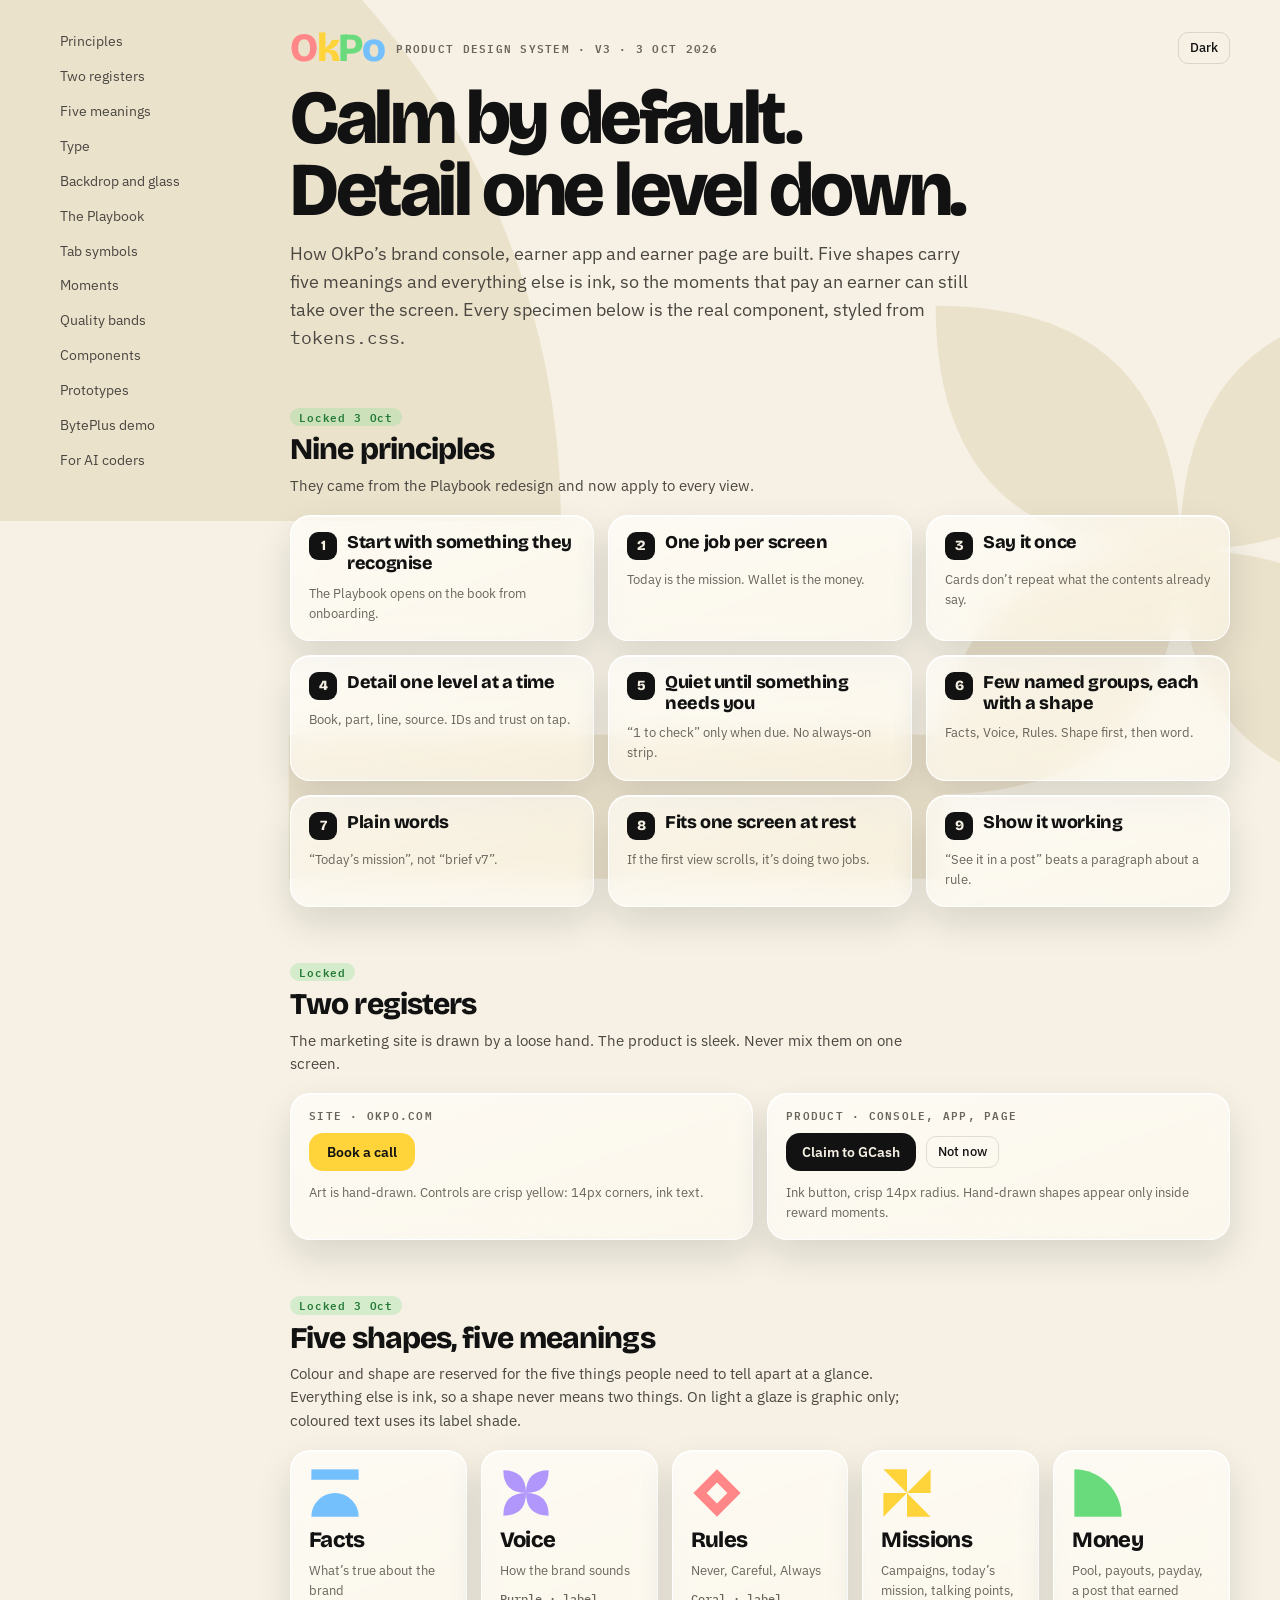
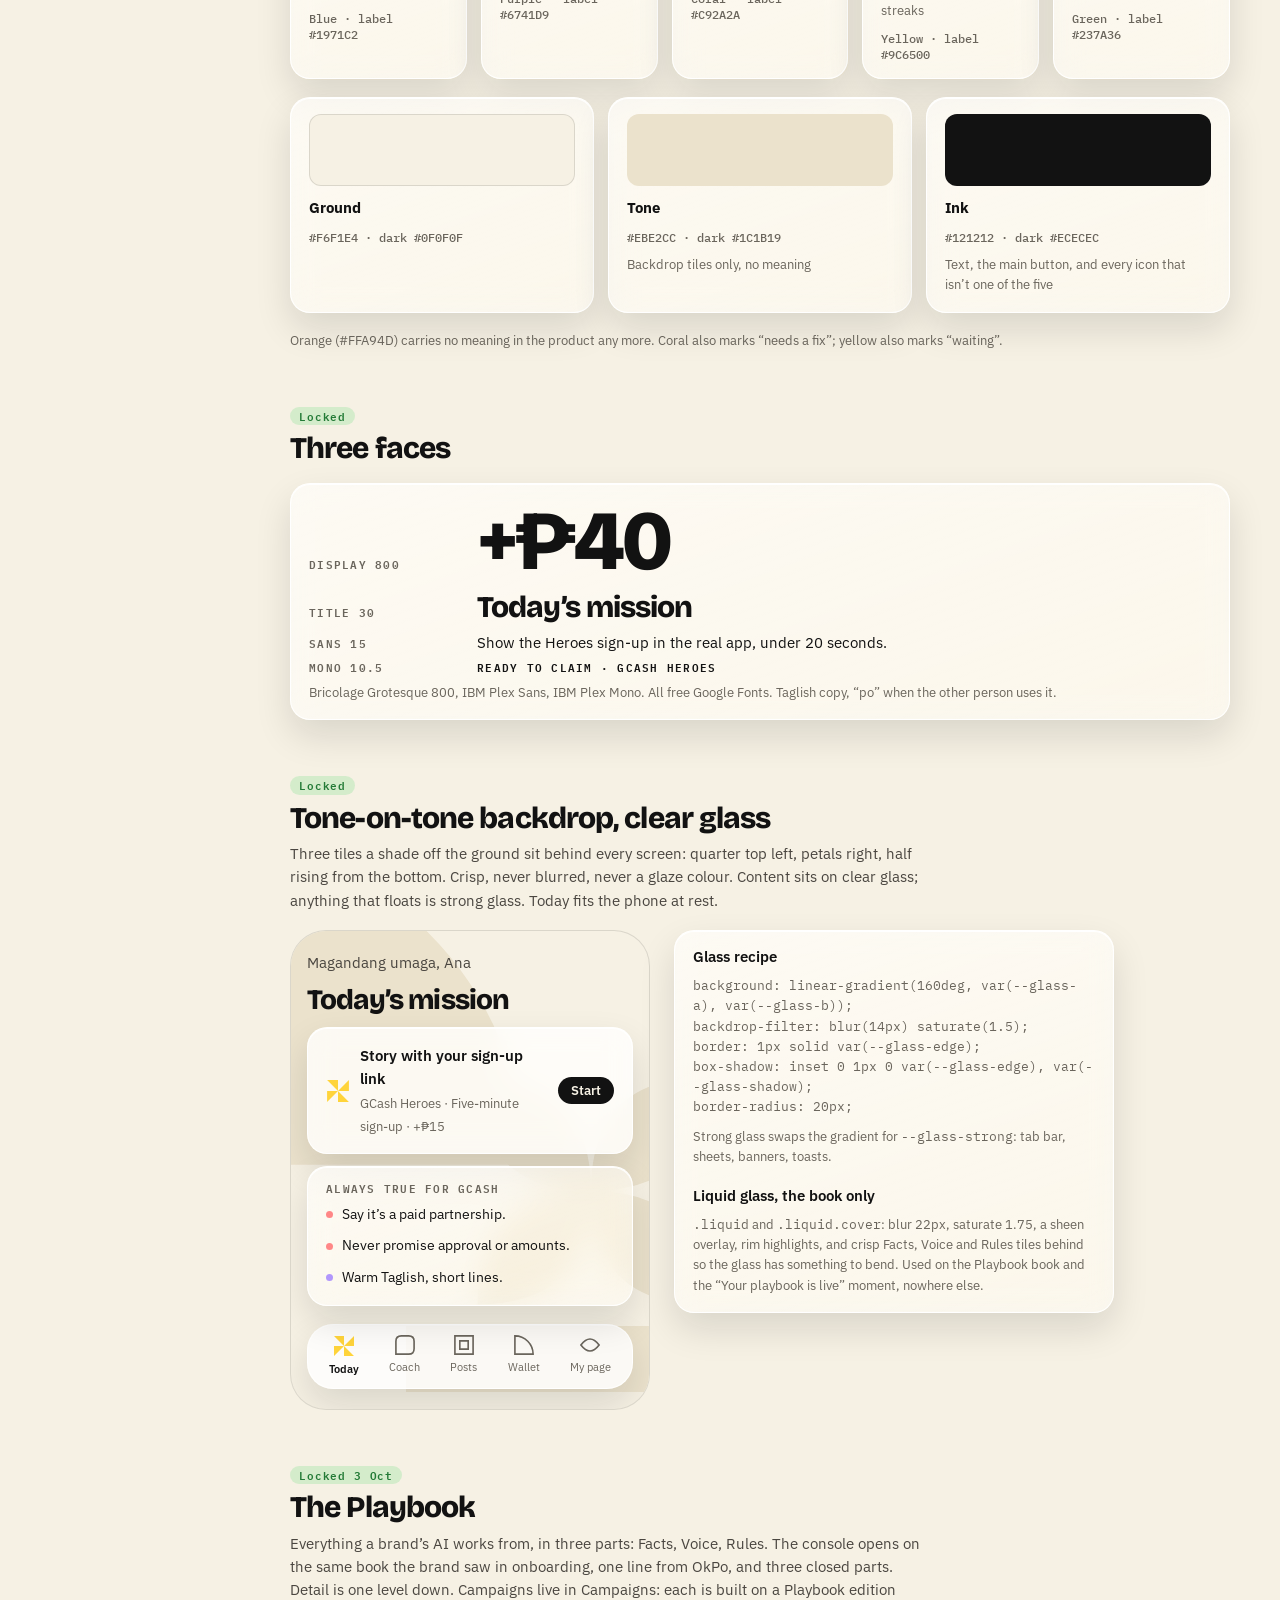
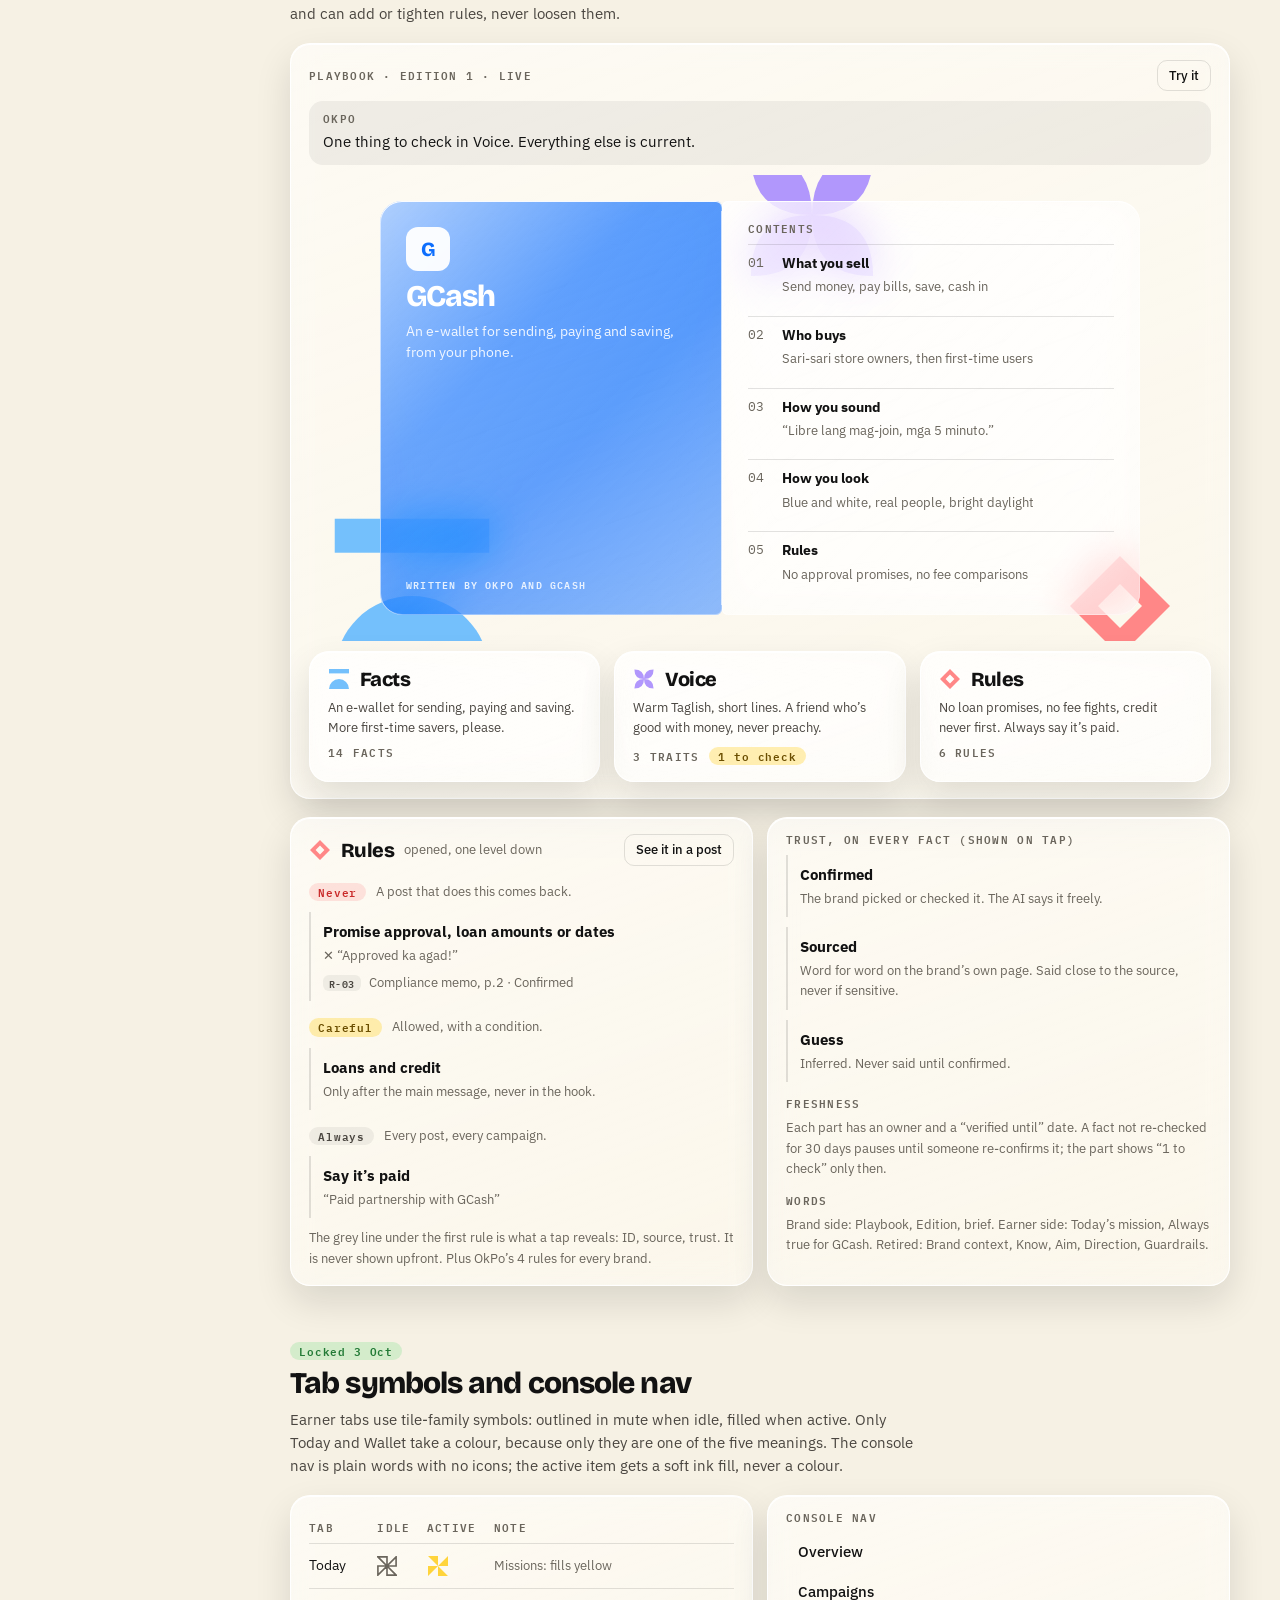
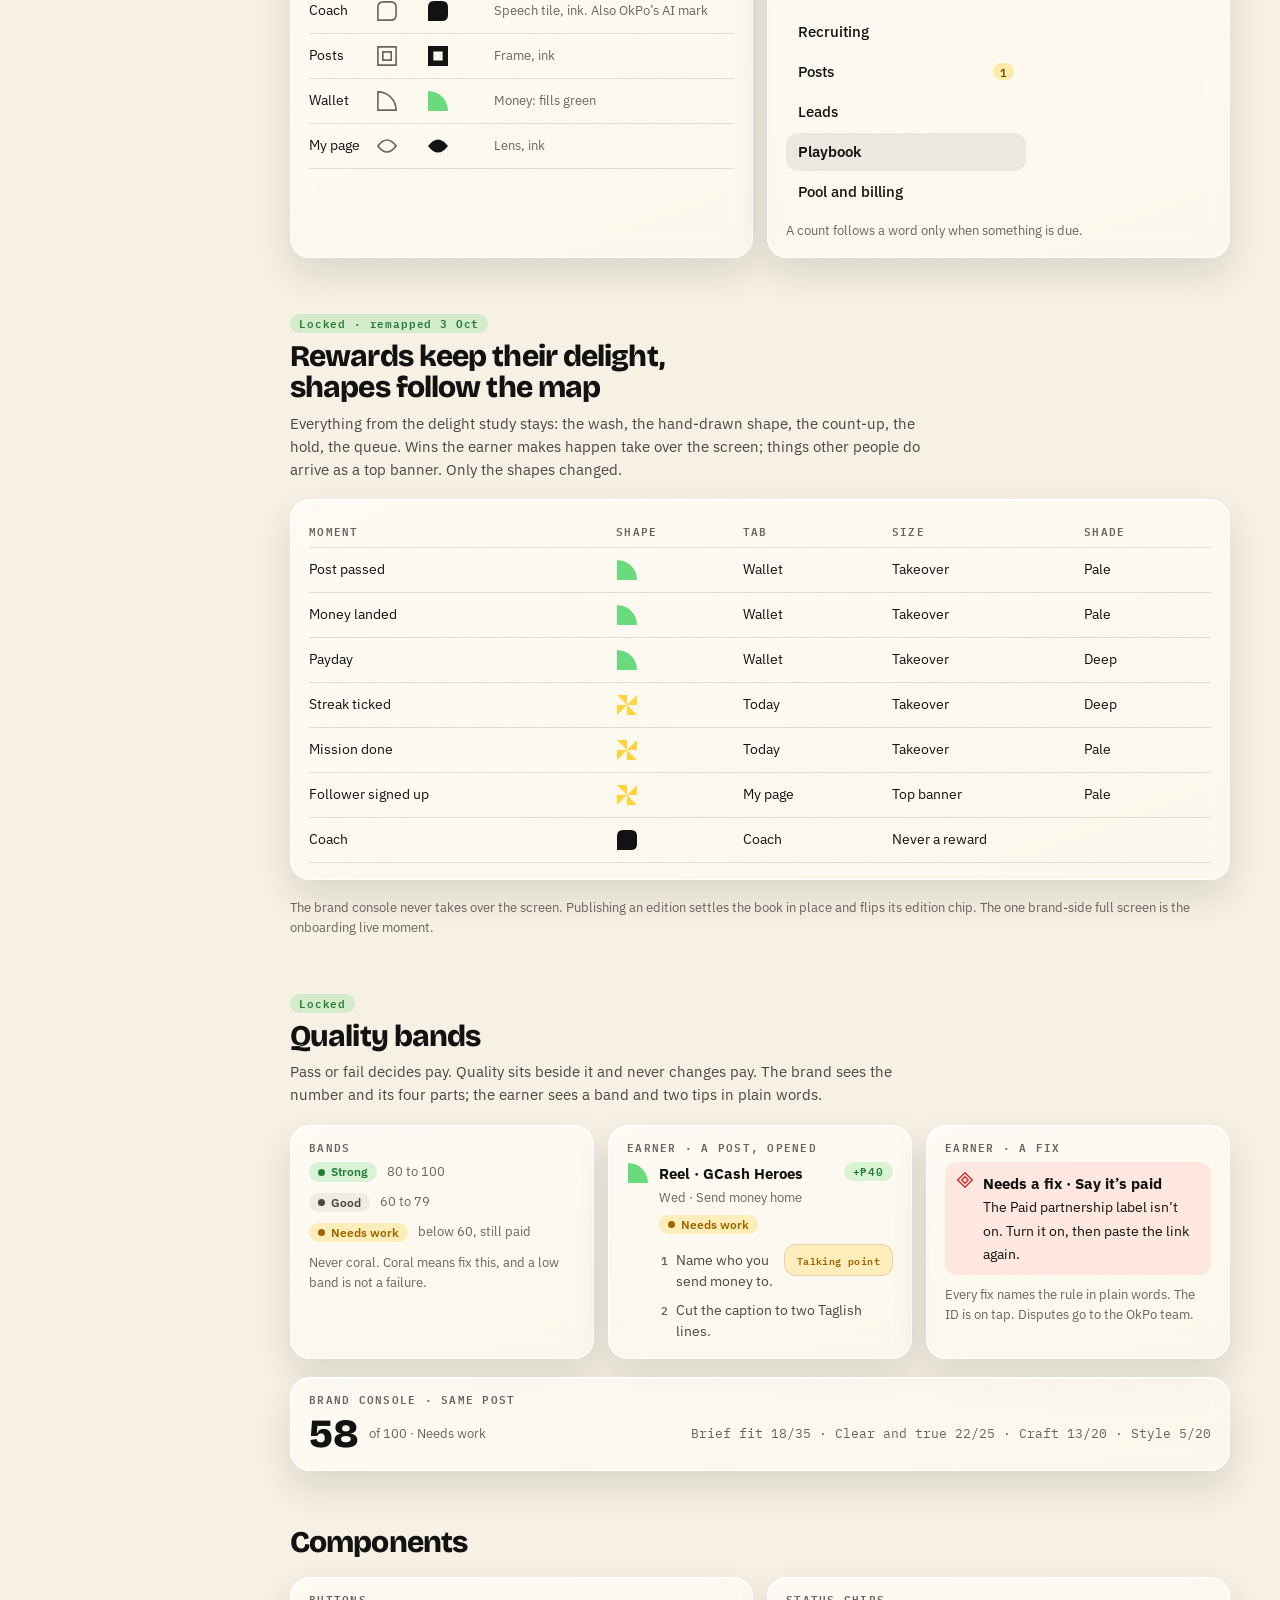
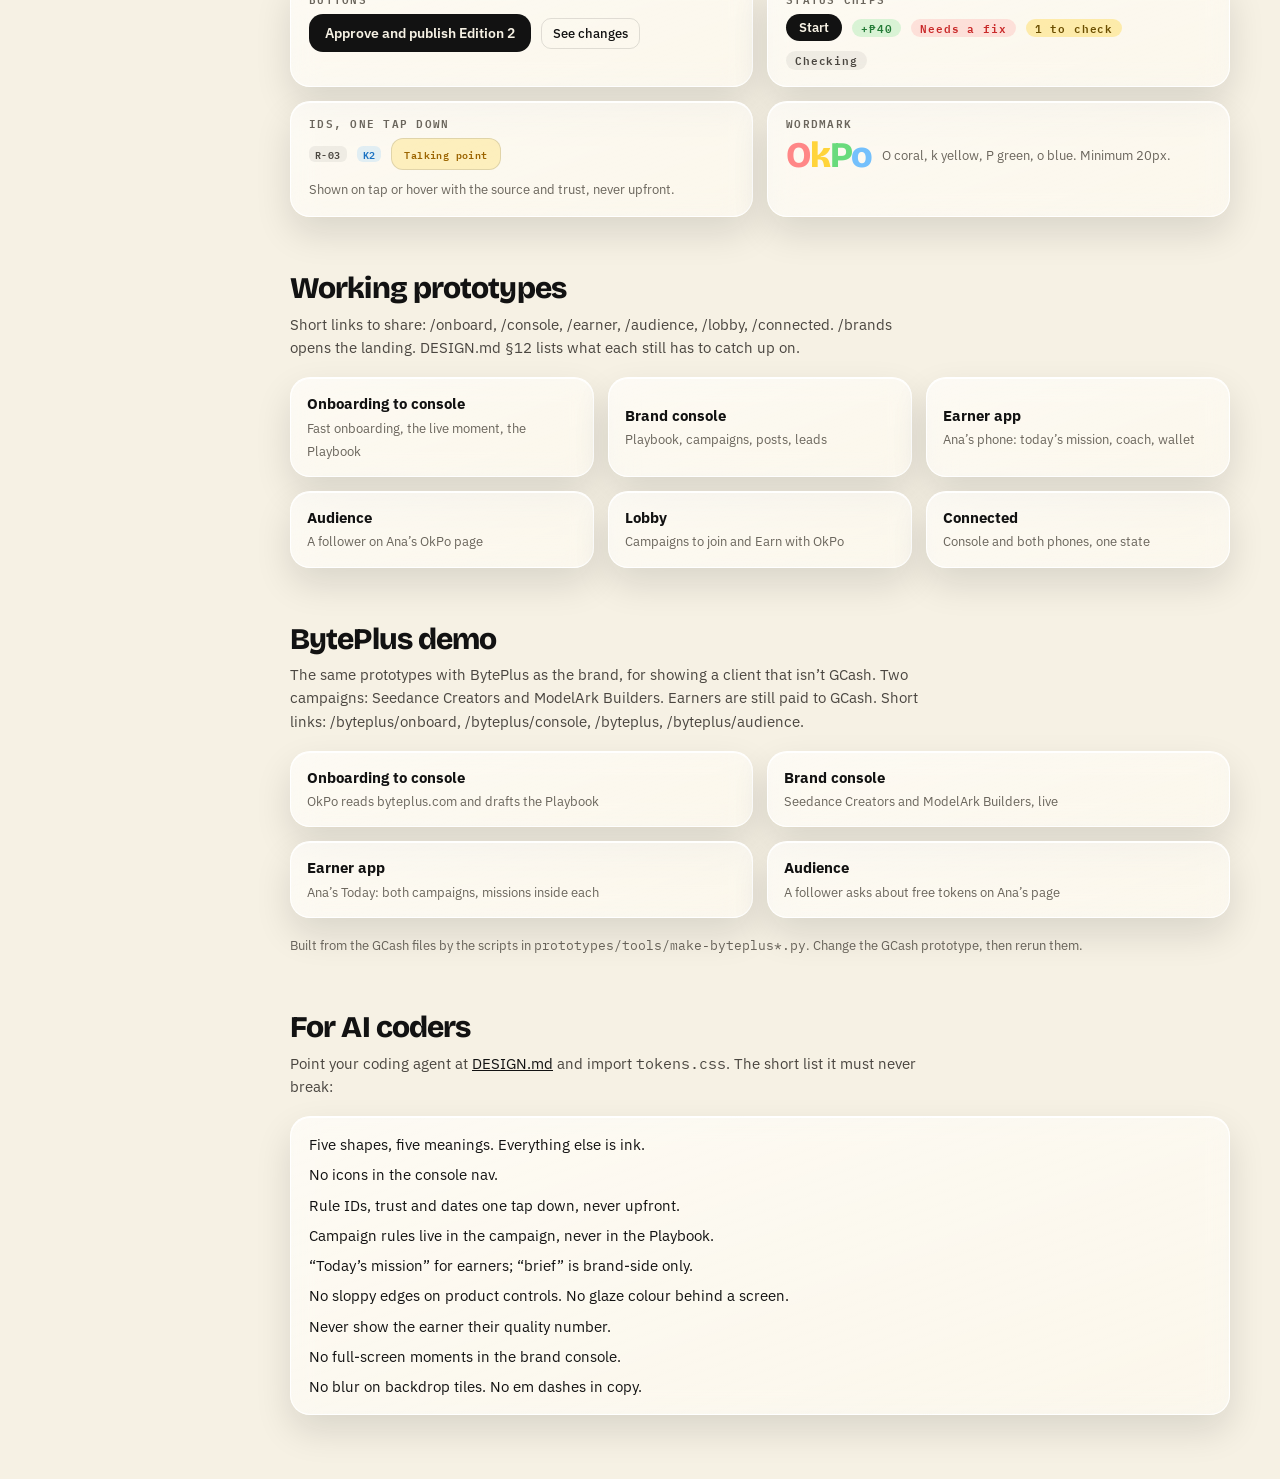
<file: index.html>
<!doctype html>
<html lang="en">
<head>
<meta charset="utf-8">
<meta name="viewport" content="width=device-width,initial-scale=1,viewport-fit=cover">
<title>OkPo Design System</title>
<link rel="preconnect" href="https://fonts.googleapis.com">
<link rel="stylesheet" href="https://fonts.googleapis.com/css2?family=Bricolage+Grotesque:opsz,wght@12..96,800&family=IBM+Plex+Sans:wght@400;500;600&family=IBM+Plex+Mono:wght@500;600&display=swap">
<style>
/* OkPo design tokens. Product register (console, earner app, earner page).
   Source of truth: DESIGN.md. Fonts: Bricolage Grotesque 800, IBM Plex Sans 400/500/600, IBM Plex Mono 500/600. */
:root{
  /* glazes */
  --coral:#ff8787; --yellow:#ffd43b; --orange:#ffa94d; --green:#69db7c; --blue:#74c0fc; --purple:#b197fc;
  /* label shades: coloured text on light */
  --l-coral:#c92a2a; --l-yellow:#9c6500; --l-orange:#c2410c; --l-green:#237a36; --l-blue:#1971c2; --l-purple:#6741d9;
  /* neutrals */
  --ground:#f6f1e4; --tone:#ebe2cc; --ink:#121212; --body:#4a4640; --mute:#6a655c;
  --line:rgba(18,18,18,.12); --soft:rgba(18,18,18,.06); --scrim:rgba(18,18,18,.28);
  --btn:#121212; --on-btn:#f6f1e4;
  /* glass */
  --glass-a:rgba(255,255,255,.66); --glass-b:rgba(255,255,255,.44); --glass-edge:rgba(255,255,255,.95);
  --glass-strong:rgba(255,255,255,.8); --glass-shadow:0 16px 36px rgba(18,18,18,.12);
  /* type */
  --display:'Bricolage Grotesque',ui-sans-serif,system-ui,sans-serif;
  --text:'IBM Plex Sans',ui-sans-serif,system-ui,sans-serif;
  --mono:'IBM Plex Mono',ui-monospace,Menlo,monospace;
  /* radius */
  --r-card:20px; --r-btn:14px; --r-ghost:10px; --r-chip:99px; --r-id:6px; --r-tabbar:26px; --r-sheet:28px;
  /* motion */
  --ease:cubic-bezier(.2,.8,.2,1); --pop:cubic-bezier(.34,1.56,.64,1); --exit:cubic-bezier(.6,0,.3,1);
  color-scheme:light;
}
@media (prefers-color-scheme:dark){:root[data-theme="system-dark"]{
  --ground:#0f0f0f; --tone:#1c1b19; --ink:#ececec; --body:#b9bcc0; --mute:#8f949a;
  --line:rgba(255,255,255,.12); --soft:rgba(255,255,255,.07); --scrim:rgba(0,0,0,.5);
  --btn:#ececec; --on-btn:#121212;
  --glass-a:rgba(40,40,40,.7); --glass-b:rgba(18,18,18,.6); --glass-edge:rgba(255,255,255,.22);
  --glass-strong:rgba(34,34,34,.86); --glass-shadow:0 16px 36px rgba(0,0,0,.5);
  --l-coral:#ff8787; --l-yellow:#ffd43b; --l-orange:#ffa94d; --l-green:#69db7c; --l-blue:#74c0fc; --l-purple:#b197fc;
  color-scheme:dark}}
:root[data-theme="dark"]{
  --ground:#0f0f0f; --tone:#1c1b19; --ink:#ececec; --body:#b9bcc0; --mute:#8f949a;
  --line:rgba(255,255,255,.12); --soft:rgba(255,255,255,.07); --scrim:rgba(0,0,0,.5);
  --btn:#ececec; --on-btn:#121212;
  --glass-a:rgba(40,40,40,.7); --glass-b:rgba(18,18,18,.6); --glass-edge:rgba(255,255,255,.22);
  --glass-strong:rgba(34,34,34,.86); --glass-shadow:0 16px 36px rgba(0,0,0,.5);
  --l-coral:#ff8787; --l-yellow:#ffd43b; --l-orange:#ffa94d; --l-green:#69db7c; --l-blue:#74c0fc; --l-purple:#b197fc;
  color-scheme:dark}

/* core components */
.glass{background:linear-gradient(160deg,var(--glass-a),var(--glass-b));-webkit-backdrop-filter:blur(14px) saturate(1.6);backdrop-filter:blur(14px) saturate(1.6);border:1px solid var(--glass-edge);box-shadow:inset 0 1px 0 var(--glass-edge),var(--glass-shadow);border-radius:var(--r-card)}
.glass.strong{background:var(--glass-strong)}
.btn{border:0;border-radius:var(--r-btn);padding:12px 16px;font:600 14px/1 var(--text);background:var(--btn);color:var(--on-btn);cursor:pointer;transition:transform .12s var(--ease)}
.btn:active{transform:scale(.97)}
.ghost{border:1px solid var(--line);background:transparent;border-radius:var(--r-ghost);padding:7px 11px;font:500 13px/1.2 var(--text);color:var(--ink);cursor:pointer}
.label{font:600 10.5px/1 var(--mono);letter-spacing:.12em;text-transform:uppercase;color:var(--mute)}
.chip{display:inline-flex;align-items:center;gap:6px;padding:4px 9px;border-radius:var(--r-chip);font:600 10.5px/1 var(--mono);letter-spacing:.08em;white-space:nowrap}
.chip.ok{background:rgba(105,219,124,.24);color:var(--l-green)}
.chip.fix{background:rgba(255,135,135,.22);color:var(--l-coral)}
.chip.n{background:var(--soft);color:var(--body)}
.chip.go{background:var(--btn);color:var(--on-btn);font:600 13px/1 var(--text);letter-spacing:0;padding:7px 13px}
.rid{display:inline-block;font:600 10px/1 var(--mono);letter-spacing:.04em;padding:3px 6px;border-radius:var(--r-id);background:var(--soft);color:var(--body);white-space:nowrap}
.rid.tp{background:rgba(255,212,59,.28);color:var(--l-yellow)}
.band{display:inline-flex;align-items:center;gap:6px;padding:4px 9px;border-radius:var(--r-chip);font:600 11.5px/1 var(--text);white-space:nowrap}
.band::before{content:"";width:7px;height:7px;border-radius:50%;background:currentColor}
.band.strong{background:rgba(105,219,124,.24);color:var(--l-green)}
.band.good{background:var(--soft);color:var(--body)}
.band.work{background:rgba(255,212,59,.3);color:var(--l-yellow)}
.wordmark{font:800 1em/1 var(--display);letter-spacing:-.035em;display:inline-flex}
.wordmark span:nth-child(1){color:var(--coral)}.wordmark span:nth-child(2){color:var(--yellow)}.wordmark span:nth-child(3){color:var(--green)}.wordmark span:nth-child(4){color:var(--blue)}
@media (prefers-reduced-motion:reduce){*{animation-duration:.01ms!important;transition-duration:.01ms!important}}

/* Layout: a sticky section index on wide screens, one column of specimens on the tone-tile backdrop; every specimen is the real product component. */
*{box-sizing:border-box}
body{margin:0;background:var(--ground);color:var(--ink);font:400 15px/1.55 var(--text);-webkit-font-smoothing:antialiased;padding-inline:16px;padding-block:20px 64px}
.bg{position:fixed;inset:0;pointer-events:none;z-index:0;overflow:hidden}.bg svg{position:absolute;fill:var(--tone)}
.wrap{position:relative;z-index:1;max-width:1180px;margin:0 auto;display:grid;grid-template-columns:200px minmax(0,1fr);gap:40px}
nav.toc{position:sticky;top:calc(env(safe-area-inset-top,0px) + 20px);align-self:start;display:flex;flex-direction:column;gap:4px;padding-top:6px}
nav.toc a{color:var(--body);text-decoration:none;font-size:13.5px;padding:5px 10px;border-radius:9px}
nav.toc a:hover{background:var(--soft);color:var(--ink)}
main{display:flex;flex-direction:column;gap:56px;min-width:0}
header.top{display:flex;flex-direction:column;gap:14px;padding-top:8px}
header.top .row1{display:flex;align-items:center;gap:12px;flex-wrap:wrap}
h1{margin:0;font:800 clamp(40px,7vw,76px)/.95 var(--display);letter-spacing:-.045em;text-wrap:balance}
h2{margin:0;font:800 30px/1.05 var(--display);letter-spacing:-.03em;text-wrap:balance}
h3{margin:0;font:600 15px/1.3 var(--text)}
p{margin:0}.lede{font-size:18px;color:var(--body);max-width:62ch}
.sub{color:var(--body)}.small{font-size:13px;color:var(--mute)}.mono{font-family:var(--mono)}.num{font-variant-numeric:tabular-nums}
section{display:flex;flex-direction:column;gap:18px;scroll-margin-top:20px}
.sh{display:flex;flex-direction:column;gap:8px;max-width:70ch}
.status{align-self:flex-start}
.grid{display:grid;gap:14px}
.g2{grid-template-columns:repeat(2,minmax(0,1fr))}.g3{grid-template-columns:repeat(3,minmax(0,1fr))}.g6{grid-template-columns:repeat(6,minmax(0,1fr))}
.card{padding:16px 18px;display:flex;flex-direction:column;gap:10px;min-width:0}
.row{display:flex;align-items:center;gap:10px;flex-wrap:wrap}.grow{flex:1;min-width:0}
.sw{height:72px;border-radius:12px}
.hex{font:500 12px/1.3 var(--mono);color:var(--mute)}
.tbl{overflow-x:auto}
table{border-collapse:collapse;width:100%;font-size:14px;min-width:560px}
th{text-align:left;font:600 10.5px/1 var(--mono);letter-spacing:.12em;text-transform:uppercase;color:var(--mute);padding:10px 14px 10px 0;border-bottom:1px solid var(--line)}
td{padding:11px 14px 11px 0;border-bottom:1px solid var(--line);vertical-align:middle}
.tile{width:22px;height:22px;display:block;flex:none}
.spec{display:grid;grid-template-columns:150px minmax(0,1fr);gap:8px 18px;align-items:baseline}
.dd{margin:0;padding:0;list-style:none;display:flex;flex-direction:column;gap:7px}
.dd li{display:flex;gap:10px;align-items:baseline}.dd li span:first-child{flex:1}
.phone{position:relative;width:min(360px,100%);border-radius:36px;overflow:hidden;background:var(--ground);border:1px solid var(--line);padding:20px 16px;display:flex;flex-direction:column;gap:12px;isolation:isolate}
.phone .pbg{position:absolute;inset:0;z-index:-1}.phone .pbg svg{position:absolute;fill:var(--tone)}
.mission{display:flex;align-items:center;gap:12px;padding:11px 0;border-top:1px solid var(--line)}.mission:first-child{border-top:0}
.mt{display:block;font-weight:600}
.check{display:flex;gap:10px;align-items:flex-start;padding:10px 12px;border-radius:12px;background:rgba(255,135,135,.16)}
.tips{display:flex;flex-direction:column;gap:8px;padding-left:34px}
.tips div{display:flex;gap:8px;align-items:baseline;font-size:13.5px;color:var(--body)}.tips b{font:600 11px/1 var(--mono);color:var(--mute)}
.tp{display:flex;align-items:center;gap:10px;padding:10px 12px;border-radius:12px;background:var(--glass-strong);border:1px solid var(--line)}
.reg{display:flex;flex-direction:column;gap:12px}
.drawn{position:relative;display:inline-flex;align-items:center;justify-content:center;width:150px;height:46px;font-weight:600;color:#121212}
.drawn svg{position:absolute;inset:0;overflow:visible}.drawn span{position:relative}
.links a{display:flex;align-items:center;gap:12px;padding:14px 16px;text-decoration:none;color:var(--ink)}
.links a:hover{transform:translateY(-1px)}
.donts li{display:flex;gap:10px}
.theme{margin-left:auto}
:focus-visible{outline:2px solid var(--l-blue);outline-offset:2px;border-radius:8px}
@media (max-width:900px){.wrap{grid-template-columns:minmax(0,1fr)}nav.toc{display:none}.g6{grid-template-columns:repeat(3,minmax(0,1fr))}.g3{grid-template-columns:minmax(0,1fr)}}
@media (max-width:600px){.g2{grid-template-columns:minmax(0,1fr)}.g6{grid-template-columns:repeat(2,minmax(0,1fr))}.spec{grid-template-columns:minmax(0,1fr)}}
.g5{grid-template-columns:repeat(5,minmax(0,1fr))}
.pn{width:28px;height:28px;border-radius:9px;background:var(--btn);color:var(--on-btn);display:grid;place-items:center;font:800 14px/1 var(--display);flex:none}
.ybtn{border:0;border-radius:14px;padding:12px 18px;background:var(--yellow);color:#121212;font:600 14px/1 var(--text);cursor:pointer}
.chip.warn{background:rgba(255,212,59,.38);color:#6b4e00}
:root[data-theme="dark"] .chip.warn{background:rgba(255,212,59,.2);color:#ffd43b}
.rid.k{background:rgba(116,192,252,.2);color:var(--l-blue)}
.al{display:flex;align-items:center;gap:9px;font-size:14px}.al i{width:7px;height:7px;border-radius:50%;flex:none}
.tabbar{display:flex;justify-content:space-around;padding:10px 6px;border-radius:26px;background:var(--glass-strong);border:1px solid var(--glass-edge);box-shadow:var(--glass-shadow);margin-top:6px}
.tabbar .tb{display:flex;flex-direction:column;align-items:center;gap:4px;font-size:11px;color:var(--mute)}.tabbar .tb.on{color:var(--ink);font-weight:600}
.say{display:flex;flex-direction:column;gap:6px;padding:12px 14px;border-radius:14px;background:var(--soft)}
.bookstage{position:relative;padding:26px 10px;isolation:isolate}
.behind{position:absolute;inset:0;z-index:-1;overflow:hidden;border-radius:20px}.behind svg{position:absolute}
.behind .b1{left:2%;bottom:-40px}.behind .b2{left:48%;top:-30px}.behind .b3{right:4%;bottom:-20px}
.book{display:grid;grid-template-columns:minmax(0,.9fr) minmax(0,1.1fr);max-width:760px;margin:0 auto;min-height:250px}
.liquid{position:relative;overflow:hidden;background:rgba(255,255,255,.52);-webkit-backdrop-filter:blur(22px) saturate(1.75);backdrop-filter:blur(22px) saturate(1.75);box-shadow:inset 0 1px 0 rgba(255,255,255,.95),inset 0 -1px 0 rgba(255,255,255,.35),inset 1px 0 0 rgba(255,255,255,.55),inset -1px 0 0 rgba(255,255,255,.25);border-radius:6px 22px 22px 6px;padding:22px 26px;display:flex;flex-direction:column;gap:10px}
.liquid::before{content:"";position:absolute;inset:0;background:linear-gradient(135deg,rgba(255,255,255,.58) 0%,rgba(255,255,255,.09) 36%,rgba(255,255,255,0) 58%,rgba(255,255,255,.2) 100%);opacity:.7;pointer-events:none}
.liquid.cover{background:linear-gradient(160deg,rgba(13,110,253,.78),rgba(13,110,253,.58));color:#fff;border-radius:22px 6px 6px 22px;padding:26px}
.liquid.cover::before{opacity:1}
.liquid.cover::after{content:"";position:absolute;right:0;top:10px;bottom:10px;width:1px;background:rgba(255,255,255,.6)}
:root[data-theme="dark"] .liquid:not(.cover){background:rgba(40,40,40,.6)}
.bm2{position:relative;width:44px;height:44px;border-radius:12px;background:rgba(255,255,255,.95);color:#0d6efd;display:grid;place-items:center;font:800 20px/1 var(--display)}
.ch{position:relative;display:grid;grid-template-columns:26px minmax(0,1fr);gap:8px;padding:8px 0;border-top:1px solid var(--line)}.ch b{display:block;font-size:14px}
.part{gap:8px}
.rk{display:flex;align-items:center;gap:10px;margin-top:6px}
.rl{display:flex;flex-direction:column;gap:3px;padding:8px 0 8px 12px;border-left:2px solid var(--line)}
.rl .more{display:flex;gap:8px;align-items:center;margin-top:4px}
.cnav{display:flex;flex-direction:column;gap:2px;max-width:240px}
.cnav>span{padding:10px 12px;border-radius:12px;font:500 15px/1.2 var(--text);display:flex;align-items:center;justify-content:space-between}
.cnav>span.on{font-weight:600;background:rgba(18,18,18,.07)}:root[data-theme="dark"] .cnav>span.on{background:rgba(255,255,255,.08)}
.cnt{font:600 11px/1 var(--mono);padding:3px 7px;border-radius:99px;background:rgba(255,212,59,.38);color:#6b4e00}
@media (max-width:900px){.g5{grid-template-columns:repeat(3,minmax(0,1fr))}}
@media (max-width:600px){.g5{grid-template-columns:repeat(2,minmax(0,1fr))}.book{grid-template-columns:minmax(0,1fr)}.liquid,.liquid.cover{border-radius:20px}}
</style>

</head>
<body>
<div class="bg" aria-hidden="true">
  <svg viewBox="-5 -5 110 110" style="left:-260px;top:-300px;width:860px;height:860px"><path d="M0 100 L0 0 A100 100 0 0 1 100 100 Z"/></svg>
  <svg viewBox="-5 -5 110 110" style="right:-180px;top:30vh;width:560px;height:560px"><path d="M50 50 Q50 2 98 2 Q98 50 50 50 Z M50 50 Q98 50 98 98 Q50 98 50 50 Z M50 50 Q50 98 2 98 Q2 50 50 50 Z M50 50 Q2 50 2 2 Q50 2 50 50 Z"/></svg>
  <svg viewBox="-5 -5 110 110" style="left:20vw;top:78vh;width:720px;height:720px"><path d="M0 100 A50 50 0 0 1 100 100 Z"/><rect width="100" height="22"/></svg>
</div>

<div class="wrap">
<nav class="toc" aria-label="Sections">
  <a href="#principles">Principles</a><a href="#registers">Two registers</a><a href="#colour">Five meanings</a><a href="#type">Type</a><a href="#surfaces">Backdrop and glass</a><a href="#playbook">The Playbook</a><a href="#tabs">Tab symbols</a><a href="#moments">Moments</a><a href="#quality">Quality bands</a><a href="#components">Components</a><a href="#prototypes">Prototypes</a><a href="#byteplus">BytePlus demo</a><a href="#coders">For AI coders</a>
</nav>
<main>
<header class="top">
  <div class="row1"><span class="wordmark" style="font-size:40px" role="img" aria-label="OkPo"><span>O</span><span>k</span><span>P</span><span>o</span></span><span class="label">Product design system · v3 · 3 Oct 2026</span><button class="ghost theme" type="button" id="themeBtn">Dark</button></div>
  <h1>Calm by default. Detail one level down.</h1>
  <p class="lede">How OkPo’s brand console, earner app and earner page are built. Five shapes carry five meanings and everything else is ink, so the moments that pay an earner can still take over the screen. Every specimen below is the real component, styled from <span class="mono">tokens.css</span>.</p>
</header>

<section id="principles">
  <div class="sh"><span class="chip ok status">Locked 3 Oct</span><h2>Nine principles</h2><p class="sub">They came from the Playbook redesign and now apply to every view.</p></div>
  <div class="grid g3"><div class="card glass"><div class="row" style="flex-wrap:nowrap;align-items:flex-start"><span class="pn">1</span><b class="grow" style="font:800 18px/1.15 var(--display);letter-spacing:-.02em">Start with something they recognise</b></div><p class="small">The Playbook opens on the book from onboarding.</p></div><div class="card glass"><div class="row" style="flex-wrap:nowrap;align-items:flex-start"><span class="pn">2</span><b class="grow" style="font:800 18px/1.15 var(--display);letter-spacing:-.02em">One job per screen</b></div><p class="small">Today is the mission. Wallet is the money.</p></div><div class="card glass"><div class="row" style="flex-wrap:nowrap;align-items:flex-start"><span class="pn">3</span><b class="grow" style="font:800 18px/1.15 var(--display);letter-spacing:-.02em">Say it once</b></div><p class="small">Cards don’t repeat what the contents already say.</p></div><div class="card glass"><div class="row" style="flex-wrap:nowrap;align-items:flex-start"><span class="pn">4</span><b class="grow" style="font:800 18px/1.15 var(--display);letter-spacing:-.02em">Detail one level at a time</b></div><p class="small">Book, part, line, source. IDs and trust on tap.</p></div><div class="card glass"><div class="row" style="flex-wrap:nowrap;align-items:flex-start"><span class="pn">5</span><b class="grow" style="font:800 18px/1.15 var(--display);letter-spacing:-.02em">Quiet until something needs you</b></div><p class="small">“1 to check” only when due. No always-on strip.</p></div><div class="card glass"><div class="row" style="flex-wrap:nowrap;align-items:flex-start"><span class="pn">6</span><b class="grow" style="font:800 18px/1.15 var(--display);letter-spacing:-.02em">Few named groups, each with a shape</b></div><p class="small">Facts, Voice, Rules. Shape first, then word.</p></div><div class="card glass"><div class="row" style="flex-wrap:nowrap;align-items:flex-start"><span class="pn">7</span><b class="grow" style="font:800 18px/1.15 var(--display);letter-spacing:-.02em">Plain words</b></div><p class="small">“Today’s mission”, not “brief v7”.</p></div><div class="card glass"><div class="row" style="flex-wrap:nowrap;align-items:flex-start"><span class="pn">8</span><b class="grow" style="font:800 18px/1.15 var(--display);letter-spacing:-.02em">Fits one screen at rest</b></div><p class="small">If the first view scrolls, it’s doing two jobs.</p></div><div class="card glass"><div class="row" style="flex-wrap:nowrap;align-items:flex-start"><span class="pn">9</span><b class="grow" style="font:800 18px/1.15 var(--display);letter-spacing:-.02em">Show it working</b></div><p class="small">“See it in a post” beats a paragraph about a rule.</p></div></div>
</section>

<section id="registers">
  <div class="sh"><span class="chip ok status">Locked</span><h2>Two registers</h2><p class="sub">The marketing site is drawn by a loose hand. The product is sleek. Never mix them on one screen.</p></div>
  <div class="grid g2">
    <div class="card glass reg"><span class="label">Site · okpo.com</span>
      <div class="row"><button class="ybtn" type="button">Book a call</button></div>
      <p class="small">Art is hand-drawn. Controls are crisp yellow: 14px corners, ink text.</p></div>
    <div class="card glass reg"><span class="label">Product · console, app, page</span>
      <div class="row"><button class="btn" type="button">Claim to GCash</button><button class="ghost" type="button">Not now</button></div>
      <p class="small">Ink button, crisp 14px radius. Hand-drawn shapes appear only inside reward moments.</p></div>
  </div>
</section>

<section id="colour">
  <div class="sh"><span class="chip ok status">Locked 3 Oct</span><h2>Five shapes, five meanings</h2><p class="sub">Colour and shape are reserved for the five things people need to tell apart at a glance. Everything else is ink, so a shape never means two things. On light a glaze is graphic only; coloured text uses its label shade.</p></div>
  <div class="grid g5"><div class="card glass"><svg class="tile" viewBox="-5 -5 110 110" role="img" aria-label="Facts" style="width:52px;height:52px"><g fill="var(--blue)"><path d="M0 100 A50 50 0 0 1 100 100 Z"/><rect width="100" height="22"/></g></svg><b style="font:800 22px/1 var(--display);letter-spacing:-.03em">Facts</b><span class="small">What’s true about the brand</span><span class="hex">Blue · label #1971C2</span></div><div class="card glass"><svg class="tile" viewBox="-5 -5 110 110" role="img" aria-label="Voice" style="width:52px;height:52px"><g fill="var(--purple)"><path d="M50 50 Q50 2 98 2 Q98 50 50 50 Z M50 50 Q98 50 98 98 Q50 98 50 50 Z M50 50 Q50 98 2 98 Q2 50 50 50 Z M50 50 Q2 50 2 2 Q50 2 50 50 Z"/></g></svg><b style="font:800 22px/1 var(--display);letter-spacing:-.03em">Voice</b><span class="small">How the brand sounds</span><span class="hex">Purple · label #6741D9</span></div><div class="card glass"><svg class="tile" viewBox="-5 -5 110 110" role="img" aria-label="Rules" style="width:52px;height:52px"><g fill="var(--coral)"><path d="M50 0L100 50L50 100L0 50Z M50 28L72 50L50 72L28 50Z" fill-rule="evenodd"/></g></svg><b style="font:800 22px/1 var(--display);letter-spacing:-.03em">Rules</b><span class="small">Never, Careful, Always</span><span class="hex">Coral · label #C92A2A</span></div><div class="card glass"><svg class="tile" viewBox="-5 -5 110 110" role="img" aria-label="Missions" style="width:52px;height:52px"><g fill="var(--yellow)"><path d="M0 0 L50 0 L50 50 Z M100 0 L100 50 L50 50 Z M100 100 L50 100 L50 50 Z M0 100 L0 50 L50 50 Z"/></g></svg><b style="font:800 22px/1 var(--display);letter-spacing:-.03em">Missions</b><span class="small">Campaigns, today’s mission, talking points, streaks</span><span class="hex">Yellow · label #9C6500</span></div><div class="card glass"><svg class="tile" viewBox="-5 -5 110 110" role="img" aria-label="Money" style="width:52px;height:52px"><g fill="var(--green)"><path d="M0 100 L0 0 A100 100 0 0 1 100 100 Z"/></g></svg><b style="font:800 22px/1 var(--display);letter-spacing:-.03em">Money</b><span class="small">Pool, payouts, payday, a post that earned</span><span class="hex">Green · label #237A36</span></div></div>
  <div class="grid g3">
    <div class="card glass"><div class="sw" style="background:var(--ground);border:1px solid var(--line)"></div><b>Ground</b><span class="hex">#F6F1E4 · dark #0F0F0F</span></div>
    <div class="card glass"><div class="sw" style="background:var(--tone)"></div><b>Tone</b><span class="hex">#EBE2CC · dark #1C1B19</span><span class="small">Backdrop tiles only, no meaning</span></div>
    <div class="card glass"><div class="sw" style="background:var(--ink)"></div><b>Ink</b><span class="hex">#121212 · dark #ECECEC</span><span class="small">Text, the main button, and every icon that isn’t one of the five</span></div>
  </div>
  <p class="small">Orange (#FFA94D) carries no meaning in the product any more. Coral also marks “needs a fix”; yellow also marks “waiting”.</p>
</section>

<section id="type">
  <div class="sh"><span class="chip ok status">Locked</span><h2>Three faces</h2></div>
  <div class="card glass">
    <div class="spec"><span class="label">Display 800</span><span style="font:800 84px/1 var(--display);letter-spacing:-.03em" class="num">+₱40</span>
    <span class="label">Title 30</span><span style="font:800 30px/1.05 var(--display);letter-spacing:-.03em">Today’s mission</span>
    <span class="label">Sans 15</span><span>Show the Heroes sign-up in the real app, under 20 seconds.</span>
    <span class="label">Mono 10.5</span><span class="label" style="color:var(--ink)">Ready to claim · GCash Heroes</span></div>
    <p class="small">Bricolage Grotesque 800, IBM Plex Sans, IBM Plex Mono. All free Google Fonts. Taglish copy, “po” when the other person uses it.</p>
  </div>
</section>

<section id="surfaces">
  <div class="sh"><span class="chip ok status">Locked</span><h2>Tone-on-tone backdrop, clear glass</h2><p class="sub">Three tiles a shade off the ground sit behind every screen: quarter top left, petals right, half rising from the bottom. Crisp, never blurred, never a glaze colour. Content sits on clear glass; anything that floats is strong glass. Today fits the phone at rest.</p></div>
  <div class="row" style="align-items:flex-start;gap:24px">
    <div class="phone">
      <div class="pbg" aria-hidden="true"><svg viewBox="-5 -5 110 110" style="left:-110px;top:-110px;width:360px;height:360px"><path d="M0 100 L0 0 A100 100 0 0 1 100 100 Z"/></svg><svg viewBox="-5 -5 110 110" style="left:170px;top:130px;width:260px;height:260px"><path d="M50 50 Q50 2 98 2 Q98 50 50 50 Z M50 50 Q98 50 98 98 Q50 98 50 50 Z M50 50 Q50 98 2 98 Q2 50 50 50 Z M50 50 Q2 50 2 2 Q50 2 50 50 Z"/></svg><svg viewBox="-5 -5 110 110" style="left:100px;top:380px;width:330px;height:330px"><path d="M0 100 A50 50 0 0 1 100 100 Z"/><rect width="100" height="22"/></svg></div>
      <span class="sub">Magandang umaga, Ana</span>
      <div style="font:800 28px/1.04 var(--display);letter-spacing:-.03em">Today’s mission</div>
      <div class="card glass strong"><div class="row" style="flex-wrap:nowrap"><svg class="tile" viewBox="-5 -5 110 110" aria-hidden="true" style="width:24px;height:24px"><g fill="var(--yellow)"><path d="M0 0 L50 0 L50 50 Z M100 0 L100 50 L50 50 Z M100 100 L50 100 L50 50 Z M0 100 L0 50 L50 50 Z"/></g></svg><span class="grow"><span class="mt">Story with your sign-up link</span><span class="small">GCash Heroes · Five-minute sign-up · +₱15</span></span><span class="chip go">Start</span></div></div>
      <div class="card glass"><span class="label">Always true for GCash</span>
        <div class="al"><i style="background:var(--coral)"></i><span>Say it’s a paid partnership.</span></div>
        <div class="al"><i style="background:var(--coral)"></i><span>Never promise approval or amounts.</span></div>
        <div class="al"><i style="background:var(--purple)"></i><span>Warm Taglish, short lines.</span></div></div>
      <div class="tabbar"><span class="tb on"><svg class="tile" viewBox="-5 -5 110 110" aria-hidden="true" style="width:22px;height:22px"><g fill="var(--yellow)"><path d="M0 0 L50 0 L50 50 Z M100 0 L100 50 L50 50 Z M100 100 L50 100 L50 50 Z M0 100 L0 50 L50 50 Z"/></g></svg><span>Today</span></span><span class="tb"><svg class="tile" viewBox="-5 -5 110 110" aria-hidden="true" style="width:20px;height:20px"><g fill="none" stroke="var(--mute)" stroke-width="9"><path d="M0 100 V30 Q0 0 30 0 H70 Q100 0 100 30 V70 Q100 100 70 100 Z"/></g></svg><span>Coach</span></span><span class="tb"><svg class="tile" viewBox="-5 -5 110 110" aria-hidden="true" style="width:20px;height:20px"><g fill="none" stroke="var(--mute)" stroke-width="9"><path d="M0 0H100V100H0Z M27 27V73H73V27Z" fill-rule="evenodd"/></g></svg><span>Posts</span></span><span class="tb"><svg class="tile" viewBox="-5 -5 110 110" aria-hidden="true" style="width:20px;height:20px"><g fill="none" stroke="var(--mute)" stroke-width="9"><path d="M0 100 L0 0 A100 100 0 0 1 100 100 Z"/></g></svg><span>Wallet</span></span><span class="tb"><svg class="tile" viewBox="-5 -5 110 110" aria-hidden="true" style="width:20px;height:20px"><g fill="none" stroke="var(--mute)" stroke-width="9"><path d="M0 50 Q50 -16 100 50 Q50 116 0 50 Z"/></g></svg><span>My page</span></span></div>
    </div>
    <div class="card glass" style="flex:1;min-width:260px;max-width:440px"><h3>Glass recipe</h3><pre class="mono small" style="margin:0;white-space:pre-wrap">background: linear-gradient(160deg, var(--glass-a), var(--glass-b));
backdrop-filter: blur(14px) saturate(1.5);
border: 1px solid var(--glass-edge);
box-shadow: inset 0 1px 0 var(--glass-edge), var(--glass-shadow);
border-radius: 20px;</pre><p class="small">Strong glass swaps the gradient for <span class="mono">--glass-strong</span>: tab bar, sheets, banners, toasts.</p>
      <h3 style="margin-top:8px">Liquid glass, the book only</h3><p class="small"><span class="mono">.liquid</span> and <span class="mono">.liquid.cover</span>: blur 22px, saturate 1.75, a sheen overlay, rim highlights, and crisp Facts, Voice and Rules tiles behind so the glass has something to bend. Used on the Playbook book and the “Your playbook is live” moment, nowhere else.</p></div>
  </div>
</section>

<section id="playbook">
  <div class="sh"><span class="chip ok status">Locked 3 Oct</span><h2>The Playbook</h2><p class="sub">Everything a brand’s AI works from, in three parts: Facts, Voice, Rules. The console opens on the same book the brand saw in onboarding, one line from OkPo, and three closed parts. Detail is one level down. Campaigns live in Campaigns: each is built on a Playbook edition and can add or tighten rules, never loosen them.</p></div>
  <div class="card glass"><div class="row"><span class="label grow">Playbook · Edition 1 · live</span><button class="ghost" type="button">Try it</button></div>
    <div class="say"><span class="label">OkPo</span><span>One thing to check in Voice. Everything else is current.</span></div>
    <div class="bookstage">
      <div class="behind" aria-hidden="true"><svg class="b1" viewBox="-5 -5 110 110" aria-hidden="true" style="width:170px;height:170px"><g fill="var(--blue)"><path d="M0 100 A50 50 0 0 1 100 100 Z"/><rect width="100" height="22"/></g></svg><svg class="b2" viewBox="-5 -5 110 110" aria-hidden="true" style="width:140px;height:140px"><g fill="var(--purple)"><path d="M50 50 Q50 2 98 2 Q98 50 50 50 Z M50 50 Q98 50 98 98 Q50 98 50 50 Z M50 50 Q50 98 2 98 Q2 50 50 50 Z M50 50 Q2 50 2 2 Q50 2 50 50 Z"/></g></svg><svg class="b3" viewBox="-5 -5 110 110" aria-hidden="true" style="width:110px;height:110px"><g fill="var(--coral)"><path d="M50 0L100 50L50 100L0 50Z M50 28L72 50L50 72L28 50Z" fill-rule="evenodd"/></g></svg></div>
      <div class="book">
        <div class="liquid cover"><div class="bm2">G</div><b style="font:800 30px/1 var(--display);letter-spacing:-.03em;position:relative">GCash</b><span style="position:relative;font-size:13.5px;opacity:.9">An e-wallet for sending, paying and saving, from your phone.</span><span style="position:relative;margin-top:auto;font:600 10px/1 var(--mono);letter-spacing:.12em;text-transform:uppercase;opacity:.85">Written by OkPo and GCash</span></div>
        <div class="liquid pages"><span class="label" style="position:relative">Contents</span>
          <div class="ch"><span class="mono small">01</span><span><b>What you sell</b><span class="small">Send money, pay bills, save, cash in</span></span></div>
          <div class="ch"><span class="mono small">02</span><span><b>Who buys</b><span class="small">Sari-sari store owners, then first-time users</span></span></div>
          <div class="ch"><span class="mono small">03</span><span><b>How you sound</b><span class="small">“Libre lang mag-join, mga 5 minuto.”</span></span></div>
          <div class="ch"><span class="mono small">04</span><span><b>How you look</b><span class="small">Blue and white, real people, bright daylight</span></span></div><div class="ch"><span class="mono small">05</span><span><b>Rules</b><span class="small">No approval promises, no fee comparisons</span></span></div></div>
      </div>
    </div>
    <div class="grid g3"><div class="card glass part"><div class="row"><svg class="tile" viewBox="-5 -5 110 110" aria-hidden="true" style="width:22px;height:22px"><g fill="var(--blue)"><path d="M0 100 A50 50 0 0 1 100 100 Z"/><rect width="100" height="22"/></g></svg><b style="font:800 20px/1 var(--display);letter-spacing:-.03em">Facts</b></div><p class="small" style="color:var(--body)">An e-wallet for sending, paying and saving. More first-time savers, please.</p><div class="row"><span class="label">14 FACTS</span></div></div><div class="card glass part"><div class="row"><svg class="tile" viewBox="-5 -5 110 110" aria-hidden="true" style="width:22px;height:22px"><g fill="var(--purple)"><path d="M50 50 Q50 2 98 2 Q98 50 50 50 Z M50 50 Q98 50 98 98 Q50 98 50 50 Z M50 50 Q50 98 2 98 Q2 50 50 50 Z M50 50 Q2 50 2 2 Q50 2 50 50 Z"/></g></svg><b style="font:800 20px/1 var(--display);letter-spacing:-.03em">Voice</b></div><p class="small" style="color:var(--body)">Warm Taglish, short lines. A friend who’s good with money, never preachy.</p><div class="row"><span class="label">3 TRAITS</span><span class="chip warn">1 to check</span></div></div><div class="card glass part"><div class="row"><svg class="tile" viewBox="-5 -5 110 110" aria-hidden="true" style="width:22px;height:22px"><g fill="var(--coral)"><path d="M50 0L100 50L50 100L0 50Z M50 28L72 50L50 72L28 50Z" fill-rule="evenodd"/></g></svg><b style="font:800 20px/1 var(--display);letter-spacing:-.03em">Rules</b></div><p class="small" style="color:var(--body)">No loan promises, no fee fights, credit never first. Always say it’s paid.</p><div class="row"><span class="label">6 RULES</span></div></div></div></div>
  <div class="grid g2">
    <div class="card glass"><div class="row"><svg class="tile" viewBox="-5 -5 110 110" aria-hidden="true" style="width:22px;height:22px"><g fill="var(--coral)"><path d="M50 0L100 50L50 100L0 50Z M50 28L72 50L50 72L28 50Z" fill-rule="evenodd"/></g></svg><b style="font:800 20px/1 var(--display);letter-spacing:-.03em">Rules</b><span class="small grow">opened, one level down</span><button class="ghost" type="button">See it in a post</button></div>
      <div class="rk"><span class="chip fix">Never</span><span class="small">A post that does this comes back.</span></div>
      <div class="rl"><b>Promise approval, loan amounts or dates</b><span class="small">✕ “Approved ka agad!”</span><span class="more"><span class="rid">R-03</span><span class="small">Compliance memo, p.2 · Confirmed</span></span></div>
      <div class="rk"><span class="chip warn">Careful</span><span class="small">Allowed, with a condition.</span></div>
      <div class="rl"><b>Loans and credit</b><span class="small">Only after the main message, never in the hook.</span></div>
      <div class="rk"><span class="chip n">Always</span><span class="small">Every post, every campaign.</span></div>
      <div class="rl"><b>Say it’s paid</b><span class="small">“Paid partnership with GCash”</span></div>
      <p class="small">The grey line under the first rule is what a tap reveals: ID, source, trust. It is never shown upfront. Plus OkPo’s 4 rules for every brand.</p></div>
    <div class="card glass"><span class="label">Trust, on every fact (shown on tap)</span>
      <div class="rl"><b>Confirmed</b><span class="small">The brand picked or checked it. The AI says it freely.</span></div>
      <div class="rl"><b>Sourced</b><span class="small">Word for word on the brand’s own page. Said close to the source, never if sensitive.</span></div>
      <div class="rl"><b>Guess</b><span class="small">Inferred. Never said until confirmed.</span></div>
      <span class="label" style="margin-top:6px">Freshness</span>
      <p class="small">Each part has an owner and a “verified until” date. A fact not re-checked for 30 days pauses until someone re-confirms it; the part shows “1 to check” only then.</p>
      <span class="label" style="margin-top:6px">Words</span>
      <p class="small">Brand side: Playbook, Edition, brief. Earner side: Today’s mission, Always true for GCash. Retired: Brand context, Know, Aim, Direction, Guardrails.</p></div>
  </div>
</section>

<section id="tabs">
  <div class="sh"><span class="chip ok status">Locked 3 Oct</span><h2>Tab symbols and console nav</h2><p class="sub">Earner tabs use tile-family symbols: outlined in mute when idle, filled when active. Only Today and Wallet take a colour, because only they are one of the five meanings. The console nav is plain words with no icons; the active item gets a soft ink fill, never a colour.</p></div>
  <div class="grid g2">
    <div class="card glass tbl"><table style="min-width:0"><thead><tr><th>Tab</th><th>Idle</th><th>Active</th><th>Note</th></tr></thead><tbody><tr><td>Today</td><td><svg class="tile" viewBox="-5 -5 110 110" aria-hidden="true" style="width:20px;height:20px"><g fill="none" stroke="var(--mute)" stroke-width="9"><path d="M0 0 L50 0 L50 50 Z M100 0 L100 50 L50 50 Z M100 100 L50 100 L50 50 Z M0 100 L0 50 L50 50 Z"/></g></svg></td><td><svg class="tile" viewBox="-5 -5 110 110" aria-hidden="true" style="width:22px;height:22px"><g fill="var(--yellow)"><path d="M0 0 L50 0 L50 50 Z M100 0 L100 50 L50 50 Z M100 100 L50 100 L50 50 Z M0 100 L0 50 L50 50 Z"/></g></svg></td><td class="small">Missions: fills yellow</td></tr><tr><td>Coach</td><td><svg class="tile" viewBox="-5 -5 110 110" aria-hidden="true" style="width:20px;height:20px"><g fill="none" stroke="var(--mute)" stroke-width="9"><path d="M0 100 V30 Q0 0 30 0 H70 Q100 0 100 30 V70 Q100 100 70 100 Z"/></g></svg></td><td><svg class="tile" viewBox="-5 -5 110 110" aria-hidden="true" style="width:22px;height:22px"><g fill="var(--ink)"><path d="M0 100 V30 Q0 0 30 0 H70 Q100 0 100 30 V70 Q100 100 70 100 Z"/></g></svg></td><td class="small">Speech tile, ink. Also OkPo’s AI mark</td></tr><tr><td>Posts</td><td><svg class="tile" viewBox="-5 -5 110 110" aria-hidden="true" style="width:20px;height:20px"><g fill="none" stroke="var(--mute)" stroke-width="9"><path d="M0 0H100V100H0Z M27 27V73H73V27Z" fill-rule="evenodd"/></g></svg></td><td><svg class="tile" viewBox="-5 -5 110 110" aria-hidden="true" style="width:22px;height:22px"><g fill="var(--ink)"><path d="M0 0H100V100H0Z M27 27V73H73V27Z" fill-rule="evenodd"/></g></svg></td><td class="small">Frame, ink</td></tr><tr><td>Wallet</td><td><svg class="tile" viewBox="-5 -5 110 110" aria-hidden="true" style="width:20px;height:20px"><g fill="none" stroke="var(--mute)" stroke-width="9"><path d="M0 100 L0 0 A100 100 0 0 1 100 100 Z"/></g></svg></td><td><svg class="tile" viewBox="-5 -5 110 110" aria-hidden="true" style="width:22px;height:22px"><g fill="var(--green)"><path d="M0 100 L0 0 A100 100 0 0 1 100 100 Z"/></g></svg></td><td class="small">Money: fills green</td></tr><tr><td>My page</td><td><svg class="tile" viewBox="-5 -5 110 110" aria-hidden="true" style="width:20px;height:20px"><g fill="none" stroke="var(--mute)" stroke-width="9"><path d="M0 50 Q50 -16 100 50 Q50 116 0 50 Z"/></g></svg></td><td><svg class="tile" viewBox="-5 -5 110 110" aria-hidden="true" style="width:22px;height:22px"><g fill="var(--ink)"><path d="M0 50 Q50 -16 100 50 Q50 116 0 50 Z"/></g></svg></td><td class="small">Lens, ink</td></tr></tbody></table></div>
    <div class="card glass"><span class="label">Console nav</span><div class="cnav"><span>Overview</span><span>Campaigns</span><span>Recruiting</span><span>Posts <span class="cnt">1</span></span><span>Leads</span><span class="on">Playbook</span><span>Pool and billing</span></div><p class="small">A count follows a word only when something is due.</p></div>
  </div>
</section>

<section id="moments">
  <div class="sh"><span class="chip ok status">Locked · remapped 3 Oct</span><h2>Rewards keep their delight, shapes follow the map</h2><p class="sub">Everything from the delight study stays: the wash, the hand-drawn shape, the count-up, the hold, the queue. Wins the earner makes happen take over the screen; things other people do arrive as a top banner. Only the shapes changed.</p></div>
  <div class="card glass tbl"><table>
    <thead><tr><th>Moment</th><th>Shape</th><th>Tab</th><th>Size</th><th>Shade</th></tr></thead><tbody><tr><td>Post passed</td><td><svg class="tile" viewBox="-5 -5 110 110" aria-hidden="true" style="width:22px;height:22px"><g fill="var(--green)"><path d="M0 100 L0 0 A100 100 0 0 1 100 100 Z"/></g></svg></td><td>Wallet</td><td>Takeover</td><td>Pale</td></tr><tr><td>Money landed</td><td><svg class="tile" viewBox="-5 -5 110 110" aria-hidden="true" style="width:22px;height:22px"><g fill="var(--green)"><path d="M0 100 L0 0 A100 100 0 0 1 100 100 Z"/></g></svg></td><td>Wallet</td><td>Takeover</td><td>Pale</td></tr><tr><td>Payday</td><td><svg class="tile" viewBox="-5 -5 110 110" aria-hidden="true" style="width:22px;height:22px"><g fill="var(--green)"><path d="M0 100 L0 0 A100 100 0 0 1 100 100 Z"/></g></svg></td><td>Wallet</td><td>Takeover</td><td>Deep</td></tr><tr><td>Streak ticked</td><td><svg class="tile" viewBox="-5 -5 110 110" aria-hidden="true" style="width:22px;height:22px"><g fill="var(--yellow)"><path d="M0 0 L50 0 L50 50 Z M100 0 L100 50 L50 50 Z M100 100 L50 100 L50 50 Z M0 100 L0 50 L50 50 Z"/></g></svg></td><td>Today</td><td>Takeover</td><td>Deep</td></tr><tr><td>Mission done</td><td><svg class="tile" viewBox="-5 -5 110 110" aria-hidden="true" style="width:22px;height:22px"><g fill="var(--yellow)"><path d="M0 0 L50 0 L50 50 Z M100 0 L100 50 L50 50 Z M100 100 L50 100 L50 50 Z M0 100 L0 50 L50 50 Z"/></g></svg></td><td>Today</td><td>Takeover</td><td>Pale</td></tr><tr><td>Follower signed up</td><td><svg class="tile" viewBox="-5 -5 110 110" aria-hidden="true" style="width:22px;height:22px"><g fill="var(--yellow)"><path d="M0 0 L50 0 L50 50 Z M100 0 L100 50 L50 50 Z M100 100 L50 100 L50 50 Z M0 100 L0 50 L50 50 Z"/></g></svg></td><td>My page</td><td>Top banner</td><td>Pale</td></tr><tr><td>Coach</td><td><svg class="tile" viewBox="-5 -5 110 110" aria-hidden="true" style="width:22px;height:22px"><g fill="var(--ink)"><path d="M0 100 V30 Q0 0 30 0 H70 Q100 0 100 30 V70 Q100 100 70 100 Z"/></g></svg></td><td>Coach</td><td colspan="2">Never a reward</td></tr></tbody></table></div>
  <p class="small">The brand console never takes over the screen. Publishing an edition settles the book in place and flips its edition chip. The one brand-side full screen is the onboarding live moment.</p>
</section>

<section id="quality">
  <div class="sh"><span class="chip ok status">Locked</span><h2>Quality bands</h2><p class="sub">Pass or fail decides pay. Quality sits beside it and never changes pay. The brand sees the number and its four parts; the earner sees a band and two tips in plain words.</p></div>
  <div class="grid g3">
    <div class="card glass"><span class="label">Bands</span><div class="row"><span class="band strong">Strong</span><span class="small">80 to 100</span></div><div class="row"><span class="band good">Good</span><span class="small">60 to 79</span></div><div class="row"><span class="band work">Needs work</span><span class="small">below 60, still paid</span></div><p class="small">Never coral. Coral means fix this, and a low band is not a failure.</p></div>
    <div class="card glass"><span class="label">Earner · a post, opened</span>
      <div class="row" style="align-items:flex-start;flex-wrap:nowrap"><svg class="tile" viewBox="-5 -5 110 110" aria-hidden="true" style="width:22px;height:22px"><g fill="var(--green)"><path d="M0 100 L0 0 A100 100 0 0 1 100 100 Z"/></g></svg><span class="grow"><b style="display:block">Reel · GCash Heroes</b><span class="small">Wed · Send money home</span><span style="display:flex;margin-top:6px"><span class="band work">Needs work</span></span></span><span class="chip ok">+₱40</span></div>
      <div class="tips"><div><b>1</b><span style="flex:1">Name who you send money to.</span><span class="rid tp">Talking point</span></div><div><b>2</b><span style="flex:1">Cut the caption to two Taglish lines.</span></div></div></div>
    <div class="card glass"><span class="label">Earner · a fix</span>
      <div class="check"><svg class="tile" viewBox="-5 -5 110 110" aria-hidden="true" style="width:16px;height:16px"><g fill="none" stroke="var(--l-coral)" stroke-width="9"><path d="M50 0L100 50L50 100L0 50Z M50 28L72 50L50 72L28 50Z" fill-rule="evenodd"/></g></svg><span><b>Needs a fix · Say it’s paid</b><br><span style="font-size:13.5px">The Paid partnership label isn’t on. Turn it on, then paste the link again.</span></span></div>
      <p class="small">Every fix names the rule in plain words. The ID is on tap. Disputes go to the OkPo team.</p></div>
  </div>
  <div class="card glass"><span class="label">Brand console · same post</span>
    <div class="row"><span class="num" style="font:800 40px/1 var(--display)">58</span><span class="small grow">of 100 · Needs work</span><span class="small mono">Brief fit 18/35 · Clear and true 22/25 · Craft 13/20 · Style 5/20</span></div></div>
</section>

<section id="components">
  <div class="sh"><h2>Components</h2></div>
  <div class="grid g2">
    <div class="card glass"><span class="label">Buttons</span><div class="row"><button class="btn" type="button">Approve and publish Edition 2</button><button class="ghost" type="button">See changes</button></div></div>
    <div class="card glass"><span class="label">Status chips</span><div class="row"><span class="chip go">Start</span><span class="chip ok">+₱40</span><span class="chip fix">Needs a fix</span><span class="chip warn">1 to check</span><span class="chip n">Checking</span></div></div>
    <div class="card glass"><span class="label">IDs, one tap down</span><div class="row"><span class="rid">R-03</span><span class="rid k">K2</span><span class="rid tp">Talking point</span></div><p class="small">Shown on tap or hover with the source and trust, never upfront.</p></div>
    <div class="card glass"><span class="label">Wordmark</span><div class="row"><span class="wordmark" style="font-size:36px" role="img" aria-label="OkPo"><span>O</span><span>k</span><span>P</span><span>o</span></span><span class="small">O coral, k yellow, P green, o blue. Minimum 20px.</span></div></div>
  </div>
</section>

<section id="prototypes">
  <div class="sh"><h2>Working prototypes</h2><p class="sub">Short links to share: /onboard, /console, /earner, /audience, /lobby, /connected. /brands opens the landing. DESIGN.md §12 lists what each still has to catch up on.</p></div>
  <div class="grid g3 links"><a class="glass" href="/onboard"><span class="grow"><b style="display:block">Onboarding to console</b><span class="small">Fast onboarding, the live moment, the Playbook</span></span></a><a class="glass" href="/console"><span class="grow"><b style="display:block">Brand console</b><span class="small">Playbook, campaigns, posts, leads</span></span></a><a class="glass" href="/earner"><span class="grow"><b style="display:block">Earner app</b><span class="small">Ana’s phone: today’s mission, coach, wallet</span></span></a><a class="glass" href="/audience"><span class="grow"><b style="display:block">Audience</b><span class="small">A follower on Ana’s OkPo page</span></span></a><a class="glass" href="/lobby"><span class="grow"><b style="display:block">Lobby</b><span class="small">Campaigns to join and Earn with OkPo</span></span></a><a class="glass" href="/connected"><span class="grow"><b style="display:block">Connected</b><span class="small">Console and both phones, one state</span></span></a>
  </div>
</section>

<section id="byteplus">
  <div class="sh"><h2>BytePlus demo</h2><p class="sub">The same prototypes with BytePlus as the brand, for showing a client that isn’t GCash. Two campaigns: Seedance Creators and ModelArk Builders. Earners are still paid to GCash. Short links: /byteplus/onboard, /byteplus/console, /byteplus, /byteplus/audience.</p></div>
  <div class="grid g2 links"><a class="glass" href="/byteplus/onboard"><span class="grow"><b style="display:block">Onboarding to console</b><span class="small">OkPo reads byteplus.com and drafts the Playbook</span></span></a><a class="glass" href="/byteplus/console"><span class="grow"><b style="display:block">Brand console</b><span class="small">Seedance Creators and ModelArk Builders, live</span></span></a><a class="glass" href="/byteplus"><span class="grow"><b style="display:block">Earner app</b><span class="small">Ana’s Today: both campaigns, missions inside each</span></span></a><a class="glass" href="/byteplus/audience"><span class="grow"><b style="display:block">Audience</b><span class="small">A follower asks about free tokens on Ana’s page</span></span></a>
  </div>
  <p class="small">Built from the GCash files by the scripts in <span class="mono">prototypes/tools/make-byteplus*.py</span>. Change the GCash prototype, then rerun them.</p>
</section>

<section id="coders">
  <div class="sh"><h2>For AI coders</h2><p class="sub">Point your coding agent at <a href="DESIGN.md" style="color:var(--ink)">DESIGN.md</a> and import <span class="mono">tokens.css</span>. The short list it must never break:</p></div>
  <div class="card glass"><ul class="dd donts">
    <li><span>Five shapes, five meanings. Everything else is ink.</span></li>
    <li><span>No icons in the console nav.</span></li>
    <li><span>Rule IDs, trust and dates one tap down, never upfront.</span></li>
    <li><span>Campaign rules live in the campaign, never in the Playbook.</span></li>
    <li><span>“Today’s mission” for earners; “brief” is brand-side only.</span></li>
    <li><span>No sloppy edges on product controls. No glaze colour behind a screen.</span></li>
    <li><span>Never show the earner their quality number.</span></li>
    <li><span>No full-screen moments in the brand console.</span></li>
    <li><span>No blur on backdrop tiles. No em dashes in copy.</span></li>
  </ul></div>
</section>
</main>
</div>
<script>
(function(){
const b=document.getElementById('themeBtn');
const cur=()=>document.documentElement.getAttribute('data-theme')||('light');
const paint=()=>{b.textContent=cur()==='dark'?'Light':'Dark'};
b.addEventListener('click',()=>{document.documentElement.setAttribute('data-theme',cur()==='dark'?'light':'dark');paint()});paint();
})();
</script>

</body>
</html>
</file>
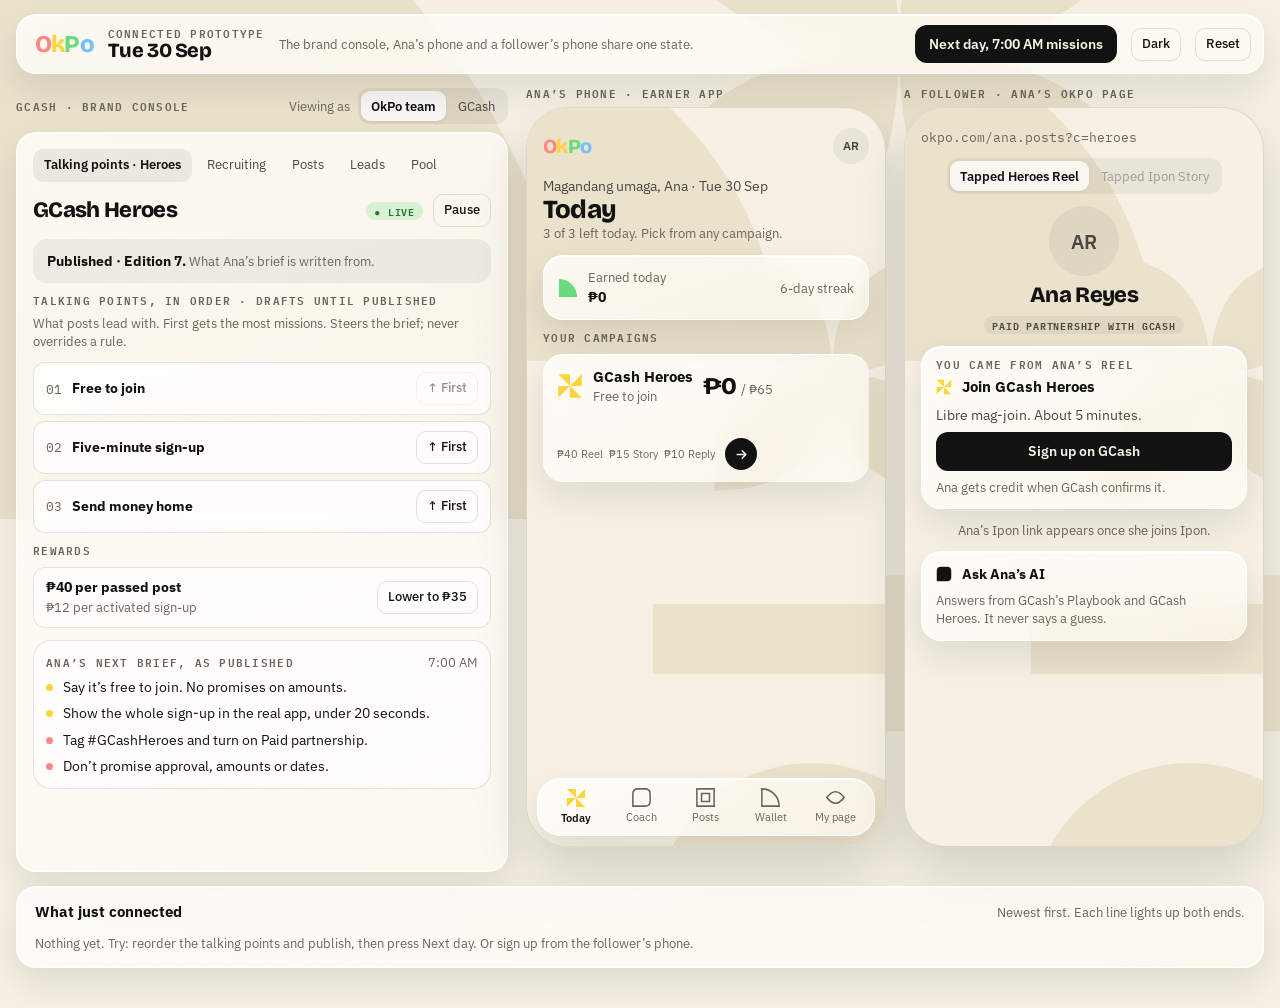
<file: prototypes/connected.html>
<!doctype html><html><head><meta charset=utf8><meta name=viewport content="width=device-width,initial-scale=1,viewport-fit=cover"><style>:root{color-scheme:light;box-sizing:border-box;padding-top:env(safe-area-inset-top,0px);padding-bottom:env(safe-area-inset-bottom,0px)}html{scroll-padding-top:env(safe-area-inset-top,0px)}body{margin:0;padding:0;font:14px -apple-system,BlinkMacSystemFont,sans-serif;background:#faf9f5;color:#141413}img{max-width:100%}[hidden]:not([hidden=until-found i]){display:none!important}.band{display:inline-flex;align-items:center;gap:6px;padding:4px 9px;border-radius:99px;font:600 11.5px/1 var(--text,'IBM Plex Sans'),sans-serif;white-space:nowrap}.band i{width:7px;height:7px;border-radius:50%;background:currentColor}.band.s{background:rgba(105,219,124,.24);color:var(--l-green,#237a36)}.band.g{background:var(--soft);color:var(--body)}.band.n{background:rgba(255,212,59,.3);color:var(--l-yellow,#9c6500)}
.dotp{width:7px;height:7px;border-radius:50%;background:var(--l-coral,#c92a2a);display:inline-block}
.bdot{width:7px;height:7px;border-radius:50%;flex:none;margin-top:7px;display:block}
</style></head><body>
<title>OkPo Connected</title>
<link rel="preconnect" href="https://fonts.googleapis.com">
<link rel="stylesheet" href="https://fonts.googleapis.com/css2?family=Bricolage+Grotesque:opsz,wght@12..96,700;12..96,800&family=IBM+Plex+Sans:wght@400;500;600&family=IBM+Plex+Mono:wght@500;600&display=swap">
<style>
/* Layout: control strip, then the brand console and two phones side by side on one shared state, then a log of every link that just fired. */
:root{
  --ground:#f6f1e4; --tone:#ebe2cc; --ink:#121212; --body:#4a4640; --mute:#6a655c; --line:rgba(18,18,18,.12);
  --panel:rgba(255,255,255,.78); --panel2:rgba(255,255,255,.55); --edge:rgba(255,255,255,.95); --shadow:0 16px 36px rgba(18,18,18,.10);
  --soft:rgba(18,18,18,.06); --btn:#121212; --on-btn:#f6f1e4;
  --coral:#ff8787; --yellow:#ffd43b; --orange:#ffa94d; --green:#69db7c; --blue:#74c0fc; --purple:#b197fc;
  --l-green:#237a36; --l-coral:#c92a2a; --l-blue:#1864ab; --warn-bg:rgba(255,212,59,.38); --warn-ink:#6b4e00;
  --hl:#1c7ed6;
  --display:'Bricolage Grotesque',ui-sans-serif,system-ui,sans-serif;
  --text:'IBM Plex Sans',ui-sans-serif,system-ui,sans-serif;
  --mono:'IBM Plex Mono',ui-monospace,Menlo,monospace;
  --ease:cubic-bezier(.2,.8,.2,1);
}
/* Light first (settled 1 Oct): dark only when the person picks it. */
@media (prefers-color-scheme: dark){:root[data-theme="system-dark"]{
  --ground:#0f0f0f; --tone:#1c1b19; --ink:#ececec; --body:#b9bcc0; --mute:#8f949a; --line:rgba(255,255,255,.12);
  --panel:rgba(34,34,34,.88); --panel2:rgba(26,26,26,.7); --edge:rgba(255,255,255,.16); --shadow:0 16px 36px rgba(0,0,0,.5);
  --soft:rgba(255,255,255,.07); --btn:#ececec; --on-btn:#121212;
  --l-green:#69db7c; --l-coral:#ff8787; --l-blue:#74c0fc; --warn-bg:rgba(255,212,59,.2); --warn-ink:#ffd43b; --hl:#74c0fc; color-scheme:dark}}
:root[data-theme="dark"]{
  --ground:#0f0f0f; --tone:#1c1b19; --ink:#ececec; --body:#b9bcc0; --mute:#8f949a; --line:rgba(255,255,255,.12);
  --panel:rgba(34,34,34,.88); --panel2:rgba(26,26,26,.7); --edge:rgba(255,255,255,.16); --shadow:0 16px 36px rgba(0,0,0,.5);
  --soft:rgba(255,255,255,.07); --btn:#ececec; --on-btn:#121212;
  --l-green:#69db7c; --l-coral:#ff8787; --l-blue:#74c0fc; --warn-bg:rgba(255,212,59,.2); --warn-ink:#ffd43b; --hl:#74c0fc; color-scheme:dark}
*{box-sizing:border-box}
body{margin:0;background:var(--ground);color:var(--ink);font:400 14px/1.45 var(--text);-webkit-font-smoothing:antialiased;padding-inline:16px;padding-block:14px 40px}
button,input{font:inherit;color:inherit}button{cursor:pointer}button:disabled{cursor:not-allowed;opacity:.45}
:focus-visible{outline:2px solid var(--hl);outline-offset:2px;border-radius:8px}
.bgshapes{position:fixed;inset:0;pointer-events:none;z-index:0;overflow:hidden}.bgshapes svg{position:absolute}
.wrap{position:relative;z-index:1;max-width:1560px;margin:0 auto;display:flex;flex-direction:column;gap:14px}
.glass{background:linear-gradient(160deg,var(--panel),var(--panel2));-webkit-backdrop-filter:blur(14px) saturate(1.5);backdrop-filter:blur(14px) saturate(1.5);border:1px solid var(--edge);box-shadow:inset 0 1px 0 var(--edge),var(--shadow);border-radius:20px}
.row{display:flex;align-items:center;gap:10px}.grow{flex:1;min-width:0}.spacer{flex:1}
.label{font:600 10.5px/1 var(--mono);letter-spacing:.12em;text-transform:uppercase;color:var(--mute)}
.small{font-size:12.5px;color:var(--mute)}.sub{color:var(--body)}.mono{font-family:var(--mono)}.num{font-variant-numeric:tabular-nums}
.disp{font-family:var(--display);font-weight:800;letter-spacing:-.03em}
.wm{font-family:var(--display);font-weight:800;letter-spacing:-.035em;line-height:1;display:inline-flex}
.wm span:nth-child(1){color:var(--coral)}.wm span:nth-child(2){color:var(--yellow)}.wm span:nth-child(3){color:var(--green)}.wm span:nth-child(4){color:var(--blue)}
.btn{border:0;border-radius:12px;padding:9px 14px;font-weight:600;background:var(--btn);color:var(--on-btn);transition:transform .12s var(--ease)}
.btn:active:not(:disabled){transform:scale(.97)}
.ghost{border:1px solid var(--line);background:transparent;border-radius:10px;padding:6px 10px;font-size:13px;font-weight:500}
.ghost:hover:not(:disabled){background:var(--soft)}
.seg{display:inline-flex;gap:2px;padding:3px;border-radius:12px;background:var(--soft)}
.seg button{border:0;background:transparent;border-radius:9px;padding:6px 10px;font-size:12.5px;color:var(--body)}
.seg button[aria-pressed="true"]{background:var(--panel);color:var(--ink);font-weight:600;box-shadow:0 1px 3px rgba(0,0,0,.08)}
.chip{display:inline-flex;align-items:center;gap:5px;font:600 10px/1 var(--mono);letter-spacing:.08em;padding:4px 8px;border-radius:99px;white-space:nowrap;text-transform:uppercase}
.chip.ok{background:rgba(105,219,124,.24);color:var(--l-green)}.chip.warn{background:var(--warn-bg);color:var(--warn-ink)}.chip.n{background:var(--soft);color:var(--body)}.chip.fix{background:rgba(255,135,135,.22);color:var(--l-coral)}.chip.pause{background:rgba(116,192,252,.24);color:var(--l-blue)}
.li{display:flex;align-items:center;gap:10px;padding:9px 0;border-top:1px solid var(--line)}.li:first-child{border-top:0}

/* strip */
.strip{display:flex;flex-wrap:wrap;align-items:center;gap:10px 14px;padding:10px 12px 10px 18px}
.clock{display:flex;flex-direction:column;gap:2px}
.clock b{font:800 20px/1 var(--display);letter-spacing:-.02em}

/* stage */
.stage{display:grid;grid-template-columns:minmax(0,1fr) 360px 360px;gap:18px;align-items:start}
.pane{display:flex;flex-direction:column;gap:8px;min-width:0}
.pane>.cap{display:flex;align-items:center;gap:8px}
.who{display:none}

/* console */
.con{padding:16px;display:flex;flex-direction:column;gap:12px;min-height:740px}
.tabs{display:flex;gap:4px;flex-wrap:wrap}
.tabs button{border:0;background:transparent;border-radius:10px;padding:7px 11px;font-size:13px;color:var(--body);display:inline-flex;align-items:center;gap:7px}
.tabs button[aria-current="page"]{color:var(--ink);font-weight:600;background:rgba(18,18,18,.07)}
:root[data-theme="dark"] .tabs button[aria-current="page"]{background:rgba(255,255,255,.08)}
.echo{background:color-mix(in srgb,var(--yellow) 22%,transparent);border-radius:10px;padding-inline:8px}
.echo.lead{background:color-mix(in srgb,var(--blue) 16%,transparent)}
.ping{display:inline-block;animation:ping 1s var(--ease) 2}
@keyframes ping{40%{transform:scale(1.5)}}
.cnt{font:600 10.5px/1 var(--mono);padding:3px 6px;border-radius:99px;background:var(--warn-bg);color:var(--warn-ink)}
.box{padding:12px 14px;border-radius:14px;background:var(--soft);display:flex;flex-direction:column;gap:6px}
.kpis{display:grid;grid-template-columns:repeat(4,minmax(0,1fr));gap:8px}
.kpi{padding:10px 12px;border-radius:14px;background:var(--panel);border:1px solid var(--line);display:flex;flex-direction:column;gap:4px;min-width:0}
.kpi b{font:800 22px/1 var(--display);letter-spacing:-.02em}
.angle{display:flex;align-items:center;gap:10px;padding:9px 12px;border-radius:12px;background:var(--panel);border:1px solid var(--line)}
.brief{border-radius:18px;border:1px solid var(--line);padding:12px;display:flex;flex-direction:column;gap:6px;background:var(--panel)}
.tag{display:inline-flex;font:600 9.5px/1 var(--mono);letter-spacing:.06em;padding:3px 6px;border-radius:6px;background:var(--soft);color:var(--body);text-transform:uppercase}

/* phones */
.phone{position:relative;width:360px;max-width:100%;height:740px;border-radius:42px;overflow:hidden;background:var(--ground);border:1px solid var(--line);box-shadow:0 26px 54px rgba(0,0,0,.14);isolation:isolate}
.phone .pbg{position:absolute;inset:0;pointer-events:none}.phone .pbg svg{position:absolute}
.scr{position:absolute;inset:0;overflow-y:auto;padding:20px 16px 96px;display:flex;flex-direction:column;gap:12px;scrollbar-width:none}
.scr::-webkit-scrollbar{display:none}
.card{padding:12px 14px;display:flex;flex-direction:column;gap:7px}
.big{font:800 26px/1.04 var(--display);letter-spacing:-.03em}
.ptabs{position:absolute;left:10px;right:10px;bottom:10px;height:58px;border-radius:24px;display:flex;align-items:center;padding:0 6px;z-index:5}
.ptabs button{flex:1;border:0;background:transparent;display:flex;flex-direction:column;align-items:center;gap:3px;font-size:10.5px;color:var(--mute)}
.ptabs button[aria-current="page"]{color:var(--ink);font-weight:600}
.ccard{width:100%;border:0;gap:12px;text-align:left;color:var(--ink);font:inherit}
.ccard.dim{opacity:.72}
.cc-amt{display:flex;align-items:baseline;gap:4px;white-space:nowrap}
.cc-amt b{font:800 24px/1 var(--display);letter-spacing:-.03em}
.cc-amt span{font-size:12.5px;color:var(--mute)}
.segbar{display:flex;gap:4px}
.segbar i{height:9px;border-radius:6px;background:rgba(105,219,124,.28);display:block}
.segbar i.paid{background:var(--green)}
.segbar i.chk{background:repeating-linear-gradient(135deg,rgba(105,219,124,.55) 0 5px,rgba(105,219,124,.25) 5px 10px)}
.cc-ms{display:flex;justify-content:space-between;gap:6px;font-size:11px;color:var(--mute)}
.cc-ms .on{color:var(--ink);font-weight:600}
.cc-go{width:32px;height:32px;border-radius:50%;background:var(--btn);color:var(--on-btn);display:grid;place-items:center;flex:none}
.cinv{border:1.5px dashed rgba(156,101,0,.45)!important}
.bk{width:36px;height:36px;border-radius:50%;border:1px solid var(--line);background:transparent;display:grid;place-items:center;color:var(--ink);flex:none}
.mission{width:100%;border:0;background:transparent;text-align:left;display:flex;align-items:center;gap:10px;padding:10px 0;border-top:1px solid var(--line)}
.mission:first-child{border-top:0}
.mission .mt{display:block;font-weight:600;font-size:13.5px}
.mission.done .mt{opacity:.55;text-decoration:line-through}
.go{background:var(--btn);color:var(--on-btn);font:600 12px/1 var(--text);padding:7px 11px;border-radius:99px;white-space:nowrap}
.spin{display:inline-block;width:11px;height:11px;border-radius:50%;border:2px solid var(--mute);border-right-color:transparent;animation:spin .8s linear infinite}
@keyframes spin{to{transform:rotate(360deg)}}
.ctag{display:inline-flex;align-items:center;gap:4px;font:600 9px/1 var(--mono);letter-spacing:.06em;padding:3px 6px;border-radius:5px;background:var(--soft);color:var(--body);text-transform:uppercase;margin-top:4px;align-self:flex-start}
.note{display:flex;gap:10px;align-items:flex-start;padding:10px 12px;border-radius:14px;background:var(--panel);border:1px solid var(--line);font-size:12.5px}
.av{width:36px;height:36px;border-radius:50%;background:var(--soft);display:grid;place-items:center;font-weight:600;font-size:12px;color:var(--body);flex:none}
.wash{position:absolute;inset:0;z-index:20;display:flex;flex-direction:column;align-items:center;justify-content:center;gap:8px;color:#121212;pointer-events:none}
.wash svg{position:absolute;overflow:visible}
.wash b{position:relative}

/* links */
.hl{animation:hl 1.6s var(--ease)}
@keyframes hl{0%,60%{box-shadow:0 0 0 3px var(--hl),var(--shadow)}100%{box-shadow:inset 0 1px 0 var(--edge),var(--shadow)}}
.log{padding:14px 18px;display:flex;flex-direction:column;gap:4px}
.log .li{align-items:flex-start}
.log .t{font:500 11.5px/1.5 var(--mono);color:var(--mute);width:96px;flex:none}
.from{display:inline-flex;align-items:center;gap:6px;font-size:12.5px;color:var(--body);flex:none;width:210px}
.from i{font-style:normal;color:var(--mute)}
@keyframes rise{from{opacity:0;transform:translateY(6px)}to{opacity:1;transform:none}}
.log .li.new{animation:rise .35s var(--ease)}

@media (max-width:1240px){.stage{grid-template-columns:minmax(0,1fr) minmax(0,1fr)}.pane.console{grid-column:1 / -1}}
@media (max-width:820px){
  .who{display:inline-flex}
  .stage{grid-template-columns:minmax(0,1fr)}
  .stage[data-show="console"] .pane.ana,.stage[data-show="console"] .pane.fol,
  .stage[data-show="ana"] .pane.console,.stage[data-show="ana"] .pane.fol,
  .stage[data-show="fol"] .pane.console,.stage[data-show="fol"] .pane.ana{display:none}
  .pane.ana,.pane.fol{align-items:center}
  .kpis{grid-template-columns:repeat(2,minmax(0,1fr))}
  .from{width:auto}.log .li{flex-wrap:wrap}
}
@media (prefers-reduced-motion:reduce){*{animation-duration:.01ms!important;transition-duration:.01ms!important}}
</style>

<div class="bgshapes" id="bgs" aria-hidden="true"></div>
<div class="wrap">
  <div class="strip glass" role="toolbar" aria-label="Prototype controls">
    <span class="wm" style="font-size:24px" role="img" aria-label="OkPo"><span>O</span><span>k</span><span>P</span><span>o</span></span>
    <div class="clock"><span class="label">Connected prototype</span><b id="clock">Tue 30 Sep</b></div>
    <span class="small" id="clockNote" style="max-width:420px">The brand console, Ana’s phone and a follower’s phone share one state.</span>
    <span class="spacer"></span>
    <div class="seg who" role="group" aria-label="Show"><button type="button" data-show="console" aria-pressed="true">Brand</button><button type="button" data-show="ana" aria-pressed="false">Ana</button><button type="button" data-show="fol" aria-pressed="false">Follower</button></div>
    <button class="btn" type="button" id="nextDay">Next day, 7:00 AM missions</button>
    <button class="ghost" type="button" id="themeBtn">Dark</button>
    <button class="ghost" type="button" id="resetBtn">Reset</button>
  </div>

  <div class="stage" id="stage" data-show="console">
    <section class="pane console" aria-label="Brand console">
      <div class="cap"><span class="label">GCash · brand console</span><span class="spacer"></span><span class="small">Viewing as</span><div class="seg" role="group" aria-label="Role"><button type="button" data-role="team">OkPo team</button><button type="button" data-role="brand">GCash</button></div></div>
      <div class="con glass" id="con"></div>
    </section>
    <section class="pane ana" aria-label="Ana’s phone">
      <div class="cap"><span class="label">Ana’s phone · earner app</span></div>
      <div class="phone" id="pAna"></div>
    </section>
    <section class="pane fol" aria-label="A follower’s phone">
      <div class="cap"><span class="label">A follower · Ana’s OkPo page</span></div>
      <div class="phone" id="pFol"></div>
    </section>
  </div>

  <section class="log glass" aria-label="What just connected">
    <div class="row" style="padding-bottom:6px"><b class="grow" style="font-size:15px">What just connected</b><span class="small">Newest first. Each line lights up both ends.</span></div>
    <div id="log"></div>
  </section>
</div>
<div id="toastLayer"></div>

<script>
(function(){
const $=(s,r=document)=>r.querySelector(s),$$=(s,r=document)=>[...r.querySelectorAll(s)];
const esc=s=>String(s).replace(/[&<>"]/g,c=>({'&':'&amp;','<':'&lt;','>':'&gt;','"':'&quot;'}[c]));
const RM=matchMedia('(prefers-reduced-motion: reduce)').matches;
const peso=n=>'₱'+Math.round(n).toLocaleString('en-PH');
const fmt=n=>Math.round(n).toLocaleString('en-PH');

/* shapes */
const P={frame:'<path d="M0 0H100V100H0Z M27 27V73H73V27Z" fill-rule="evenodd" fill="C"/>',quarter:'<path d="M0 100 L0 0 A100 100 0 0 1 100 100 Z" fill="C"/>',diamond:'<path d="M50 0L100 50L50 100L0 50Z M50 28L72 50L50 72L28 50Z" fill-rule="evenodd" fill="C"/>',half:'<path d="M0 100 A50 50 0 0 1 100 100 Z" fill="C"/><rect width="100" height="22" fill="C"/>',pin:'<path d="M0 0 L50 0 L50 50 Z M100 0 L100 50 L50 50 Z M100 100 L50 100 L50 50 Z M0 100 L0 50 L50 50 Z" fill="C"/>',petal:'<path d="M50 50 Q50 2 98 2 Q98 50 50 50 Z M50 50 Q98 50 98 98 Q50 98 50 50 Z M50 50 Q50 98 2 98 Q2 50 50 50 Z M50 50 Q2 50 2 2 Q50 2 50 50 Z" fill="C"/>'};
P.speech='<path d="M0 100 V30 Q0 0 30 0 H70 Q100 0 100 30 V70 Q100 100 70 100 Z" fill="C"/>';P.lens='<path d="M0 50 Q50 -16 100 50 Q50 116 0 50 Z" fill="C"/>';
/* the shape map (DESIGN.md §6): five shapes, five meanings; tab-only tiles are ink */
const COL={half:'var(--blue)',petal:'var(--purple)',diamond:'var(--coral)',pin:'var(--yellow)',quarter:'var(--green)',frame:'var(--ink)',speech:'var(--ink)',lens:'var(--ink)'};
function tile(k,s=14,out){let b=P[k];if(out&&k==='pin')return `<svg width="${s}" height="${s}" viewBox="-5 -5 110 110" aria-hidden="true" style="flex:none;display:block">${b.replace(/fill="C"/g,`style="fill:${out};opacity:.42"`)}</svg>`;b=out?b.replace(/fill="C"/g,`style="fill:none;stroke:${out};stroke-width:9"`).replace('fill-rule="evenodd" ',''):b.replace(/fill="C"/g,`style="fill:${COL[k]}"`);return `<svg width="${s}" height="${s}" viewBox="-5 -5 110 110" aria-hidden="true" style="flex:none;display:block">${b}</svg>`}
const tone=(k,st)=>`<svg viewBox="-5 -5 110 110" style="${st}" aria-hidden="true">${P[k].replace(/fill="C"/g,'style="fill:var(--tone)"')}</svg>`;
$('#bgs').innerHTML=tone('quarter','left:-260px;top:-340px;width:900px;height:900px')+tone('petal','left:46vw;top:-260px;width:620px;height:620px')+tone('half','left:52vw;top:60vh;width:780px;height:780px');
const phoneBg=()=>`<div class="pbg">${tone('quarter','left:-110px;top:-110px;width:380px;height:380px')}${tone('petal','left:170px;top:130px;width:270px;height:270px')}${tone('half','left:110px;top:480px;width:350px;height:350px')}</div>`;

/* ---------- shared state ---------- */
const DAYS=['Tue 30 Sep','Wed 1 Oct','Thu 2 Oct','Fri 3 Oct','Sat 4 Oct','Sun 5 Oct','Mon 6 Oct'];
/* talking points: what a post leads with. Rules (R-xx) say what it must never do; talking points steer, never override */
const ANG={heroes:[{n:'Free to join',line:'Say it’s free to join. No promises on amounts.',r:'R-06 · R-03'},{n:'Five-minute sign-up',line:'Show the whole sign-up in the real app, under 20 seconds.',r:'R-05 · R-08'},{n:'Send money home',line:'Talk about sending money home to family.',r:'R-04'}],
 ipon:[{n:'Start with ₱50',line:'Show your own first ₱50 going into GSave.',r:'R-05 · R-12'},{n:'Goals for students',line:'Name one thing you’re saving for.',r:'R-09'}]};
const qBand=n=>n>=80?'Strong':n>=60?'Good':'Needs work';
const bandChip=n=>`<span class="band ${n>=80?'s':n>=60?'g':'n'}"><i></i>${qBand(n)}</span>`;
const FRESH=()=>({day:0,role:'team',tab:'aim',
 camps:{heroes:{name:'GCash Heroes',short:'Heroes',k:'pin',status:'live',post:40,act:12,draft:ANG.heroes.map(a=>a.n),pub:ANG.heroes.map(a=>a.n),pool:62000,cut:null},
        ipon:{name:'GCash Ipon Challenge',short:'Ipon',k:'pin',status:'live',post:30,act:10,draft:ANG.ipon.map(a=>a.n),pub:ANG.ipon.map(a=>a.n),pool:37800,cut:null}},
 ver:7,pend:[],
 leads:{counted:1284,confirmed:1196,trail:[]},
 posts:[{h:'@joyful.kai',c:'heroes',t:'Reel',s:'pass',when:'9:40 AM',tp:'Free to join',q:86},{h:'@bea.saves',c:'heroes',t:'Reel',s:'pass',when:'8:55 AM',tp:'Five-minute sign-up',q:71}],
 ana:{tab:'today',inv:'none',camps:['heroes'],missions:[],today:0,ready:1180,confirming:0,streak:6,notifs:[],signups:9},
 fol:{via:'heroes',taps:['heroes'],signed:false,credit:null},
 log:[]});
let S;try{S=JSON.parse(localStorage.getItem('okpo-connected-v5')||'null')}catch(e){S=null}
if(!S||!S.camps)S=FRESH();
const save=()=>{try{localStorage.setItem('okpo-connected-v5',JSON.stringify(S))}catch(e){}};
const C=id=>S.camps[id];

/* the 7:00 AM brief is written from what is published */
function writeBrief(){const A=S.ana,out=[];let id=1;
 A.camps.forEach(cid=>{const c=C(cid);if(c.status!=='live')return;const lead=ANG[cid].find(a=>a.n===c.pub[0]);
   out.push({id:id++,c:cid,t:cid==='heroes'?'Reel: '+lead.n.toLowerCase():'Story: '+lead.n.toLowerCase(),tp:lead.n,line:lead.line,rid:lead.r,r:c.post,s:'open'});
   const sec=ANG[cid].find(a=>a.n===c.pub[1]);out.push({id:id++,c:cid,t:cid==='heroes'?'Story with your sign-up link':'Reel: your savings goal',tp:sec.n,line:sec.line,rid:sec.r,r:cid==='heroes'?15:c.post,s:'open'})});
 if(A.camps.includes('heroes')&&C('heroes').status==='live')out.push({id:id++,c:'heroes',t:'Answer a follower question',line:'Reply to one question from your page.',rid:'R-03',r:10,s:'open'});
 A.missions=out;A.today=0}
if(!S.ana.missions.length)writeBrief();
const used=()=>S.ana.missions.filter(m=>m.s!=='open').length,capLeft=()=>Math.max(0,3-used());

/* ---------- links: log + light both ends ---------- */
function link(from,to,text,targets){S.log.unshift({at:DAYS[S.day]+' · '+new Date().toLocaleTimeString('en-PH',{hour:'numeric',minute:'2-digit'}),from,to,text});S.log=S.log.slice(0,14);save();renderLog(true);
 setTimeout(()=>(targets||[]).forEach(sel=>$$(sel).forEach(el=>{el.classList.remove('hl');void el.offsetWidth;el.classList.add('hl')})),60)}
function renderLog(fresh){$('#log').innerHTML=S.log.length?S.log.map((l,i)=>`<div class="li${fresh&&i===0?' new':''}"><span class="t">${esc(l.at)}</span><span class="from">${esc(l.from)} <i>→</i> ${esc(l.to)}</span><span class="grow">${l.text}</span></div>`).join(''):'<span class="small">Nothing yet. Try: reorder the talking points and publish, then press Next day. Or sign up from the follower’s phone.</span>'}
function toast(html,where){const host=where||$('#toastLayer');const t=document.createElement('div');t.className='note glass';t.setAttribute('role','status');t.style.cssText=where?'position:absolute;left:12px;right:12px;top:12px;z-index:30':'position:fixed;left:50%;bottom:20px;transform:translateX(-50%);z-index:40;max-width:calc(100% - 32px)';t.innerHTML=html;host.appendChild(t);setTimeout(()=>t.remove(),2800)}

/* ---------- console ---------- */
const team=()=>S.role==='team';
function stChip(s){return s==='live'?'<span class="chip ok">● Live</span>':s==='paused'?'<span class="chip pause">● Paused</span>':'<span class="chip n">'+esc(s)+'</span>'}
function renderCon(){const c=C('heroes'),pn=S.pend.length,money=S.pend.some(p=>p.money);
 const tabs=[['aim','Talking points · Heroes'],['recruit','Recruiting'],['posts','Posts'],['leads','Leads'],['pool','Pool']];
 if(S.tab==='posts')S.echoPosts=false;if(S.tab==='leads')S.echoLeads=false;
 let body='';
 if(S.tab==='aim'){body=`<div class="row" style="flex-wrap:wrap"><b class="disp grow" style="font-size:22px">GCash Heroes</b>${stChip(c.status)}${c.status==='live'?`<button class="ghost" type="button" data-pause="heroes">Pause</button>`:`<button class="ghost" type="button" data-resume="heroes">Resume</button>`}</div>
  <div class="box" id="outbar"><div class="row" style="flex-wrap:wrap"><span class="grow">${pn?`<b>${pn} change${pn>1?'s':''} ready for Edition ${S.ver+1}.</b> <span class="small">${money?'Includes a money change, so GCash approves first.':'GCash is told.'} Reaches Ana in the next 7:00 AM brief.</span>`:`<b>Published · Edition ${S.ver}.</b> <span class="small">What Ana’s brief is written from.</span>`}</span>${pn?(money&&team()?`<button class="btn" type="button" data-pub>Send to GCash</button>`:`<button class="btn" type="button" data-pub>${money?'Approve and publish':'Publish'} Edition ${S.ver+1}</button>`):''}</div>${pn?`<div class="small">${S.pend.map(p=>'· '+esc(p.what)+(p.money?(p.sent?' (waiting for GCash)':' (needs GCash)'):'')).join('<br>')}</div>`:''}</div>
  <span class="label">Talking points, in order · drafts until published</span><span class="small" style="margin-top:-4px">What posts lead with. First gets the most missions. Steers the brief; never overrides a rule.</span>
  <div style="display:flex;flex-direction:column;gap:6px" id="angles">${c.draft.map((n,i)=>`<div class="angle"><span class="mono small">0${i+1}</span><b class="grow">${esc(n)}</b>${c.pub[i]!==n?'<span class="chip warn">Changed</span>':''}<button class="ghost" type="button" data-up="${i}" ${i===0||!team()?'disabled':''} aria-label="Move ${esc(n)} up">↑ First</button></div>`).join('')}</div>
  <span class="label">Rewards</span>
  <div class="angle"><span class="grow"><b>${peso(c.post)} per passed post</b><br><span class="small">${c.cut?`Drops to ${peso(c.cut.to)} on ${DAYS[c.cut.on]}. Earners got 3 days’ notice.`:'₱12 per activated sign-up'}</span></span><button class="ghost" type="button" data-cut ${!team()||c.cut||S.pend.some(p=>p.cut)?'disabled':''}>Lower to ₱35</button></div>
  <div class="brief" id="conBrief"><div class="row"><span class="label grow">Ana’s next brief, as published</span><span class="small">7:00 AM</span></div>${c.pub.slice(0,2).map((n,i)=>`<div class="row" style="align-items:flex-start" title="Talking point 0${i+1} · ${esc(n)}"><i class="bdot" style="background:var(--yellow)"></i><span class="grow">${esc(ANG.heroes.find(a=>a.n===n).line)}</span></div>`).join('')}<div class="row" style="align-items:flex-start" title="Always · this campaign"><i class="bdot" style="background:var(--coral)"></i><span class="grow">Tag #GCashHeroes and turn on Paid partnership.</span></div><div class="row" style="align-items:flex-start" title="Never · Playbook"><i class="bdot" style="background:var(--coral)"></i><span class="grow">Don’t promise approval, amounts or dates.</span></div></div>`}
 if(S.tab==='recruit'){const inv=S.ana.inv;body=`<b class="disp" style="font-size:22px">Recruiting · GCash Ipon Challenge</b><span class="sub">Invite people who fit. An invite is a better deal they must accept within 72 hours.</span>
  <div class="angle" id="recAna"><span class="av">AR</span><span class="grow"><b>@ana.posts</b><br><span class="small">Food and budget · QC · pass rate 96% on Heroes</span></span>${inv==='joined'?'<span class="chip ok">Joined</span>':inv==='sent'?'<span class="chip warn">Invite sent · 72h</span>':`<button class="btn" type="button" data-invite ${team()?'':'disabled'}>Invite at ₱30 per post</button>`}</div>
  <div class="angle"><span class="av">BT</span><span class="grow"><b>@bea.saves</b><br><span class="small">Budget · Bacolod</span></span><span class="chip ok">Joined</span></div>
  <span class="small">Open call pays ₱25. Ana’s invite replaces that with ₱30; it doesn’t add to it.</span>`}
 if(S.tab==='posts'){body=`<b class="disp" style="font-size:22px">Posts, checked against the Playbook</b><div id="postList">${S.posts.map(p=>`<div class="li${p.when==='just now'?' echo':''}"><span class="av">${p.h[1].toUpperCase()}</span><span class="grow"><b>${p.h}</b><br><span class="small">${p.t} · ${C(p.c).name} · ${p.when}${p.tp?' · '+esc(p.tp):''}</span></span>${p.q?`<span class="mono small" title="Quality score, brand side only">${p.q}</span>${bandChip(p.q)}`:''}${p.s==='pass'?'<span class="chip ok">Passed</span>':'<span class="chip warn">In review</span>'}</div>`).join('')}</div><span class="small">Quality is a separate score from pass or fail. You see the number; the earner sees only the band and two tips. It never changes pay.</span>`}
 if(S.tab==='leads'){const L=S.leads;body=`<b class="disp" style="font-size:22px">Your numbers, next to ours</b>
  <div class="kpis" id="leadKpis"><div class="kpi"><span class="label">Counted by OkPo</span><b class="num">${fmt(L.counted)}</b></div><div class="kpi"><span class="label">Confirmed by GCash</span><b class="num">${fmt(L.confirmed)}</b></div><div class="kpi"><span class="label">Waiting</span><b class="num">${L.counted-L.confirmed}</b></div><div class="kpi"><span class="label">Match</span><b class="num">${Math.round(L.confirmed/L.counted*100)}%</b></div></div>
  <div class="row"><span class="label grow">Latest trail</span><button class="ghost" type="button" data-gconfirm ${L.counted>L.confirmed?'':'disabled'}>GCash confirms</button></div>
  <div id="trail">${L.trail.length?L.trail.map((t,i)=>`<div class="li${i===0&&!t.ok?' echo lead':''}">${tile(C(t.c).k,14)}<span class="grow"><b>${t.id}</b> · from ${t.h}<br><span class="small">${esc(t.d)}</span></span>${t.ok?'<span class="chip ok">Confirmed</span>':'<span class="chip n">Waiting</span>'}</div>`).join(''):'<span class="small">Sign up from the follower’s phone to add one.</span>'}</div>
  <span class="small">Counts within 7 days of the tap. GCash confirms within 2 days. Last link tapped gets the credit, once. Billing uses GCash’s number.</span>`}
 if(S.tab==='pool'){body=`<b class="disp" style="font-size:22px">Pool and billing</b><div class="kpis" id="poolKpis">${['heroes','ipon'].map(id=>`<div class="kpi"><span class="label">${C(id).short} pool left</span><b class="num">${peso(C(id).pool)}</b></div>`).join('')}<div class="kpi"><span class="label">Billing</span><b style="font-size:16px">GCash-confirmed</b></div><div class="kpi"><span class="label">Cap</span><b>₱120</b></div></div><span class="small">Each passed post and each confirmed sign-up is paid from its campaign’s pool. Spending stops at the pool.</span>`}
 $('#con').innerHTML=`<div class="tabs" role="tablist">${tabs.map(([k,l])=>{const echo=(k==='posts'&&S.echoPosts)||(k==='leads'&&S.echoLeads);return `<button type="button" data-tab="${k}" ${S.tab===k?'aria-current="page"':''}>${l}${echo?'<span class="ping dotp" aria-label="New"></span>':''}${k==='aim'&&pn?`<span class="cnt">${pn}</span>`:''}</button>`}).join('')}</div>${body}`;
 $$('[data-role]').forEach(b=>b.setAttribute('aria-pressed',String(b.dataset.role===S.role)))}

/* ---------- Ana ---------- */
const ARROW='<svg width="15" height="15" viewBox="0 0 24 24" fill="none" stroke="currentColor" stroke-width="2.2" stroke-linecap="round" stroke-linejoin="round" aria-hidden="true"><path d="M5 12h14M13 6l6 6-6 6"/></svg>';
const mType=m=>/^Reel/.test(m.t)?'Reel':/^Story/.test(m.t)?'Story':'Reply';
function campDay(cid){const M=S.ana.missions.filter(m=>m.c===cid);const sum=a=>a.reduce((x,m)=>x+m.r,0);return{M,tot:sum(M),earned:sum(M.filter(m=>m.s==='pass')),checking:sum(M.filter(m=>m.s==='check')),open:M.filter(m=>m.s==='open')}}
function segBar(M){return `<span class="segbar" aria-hidden="true">${M.map(m=>`<i class="${m.s==='pass'?'paid':m.s==='check'?'chk':''}" style="flex:${m.r}"></i>`).join('')}</span>`}
function campCard(cid,left){const c=C(cid),d=campDay(cid),capped=!left&&d.open.length>0,tp=(d.open[0]||d.M[0]||{}).tp;
 const note=capped?'Back tomorrow at 7:00 AM':d.checking?peso(d.checking)+' being checked':c.status!=='live'?'Paused by the brand':'';
 return `<button class="ccard card glass${capped?' dim':''}" type="button" data-camp="${cid}" aria-label="${esc(c.name)}: ${d.earned} of ${d.tot} pesos earned today. Open missions."><span class="row" style="gap:10px">${tile(c.k,26)}<span class="grow" style="display:flex;flex-direction:column;min-width:0"><b style="font-size:14.5px">${esc(c.name)}</b><span class="small">${tp?esc(tp):''}</span></span><span class="cc-amt num"><b>${peso(d.earned)}</b><span>/ ${peso(d.tot)}</span></span></span>${segBar(d.M)}<span class="row" style="gap:10px"><span class="cc-ms grow">${d.M.map(m=>`<span class="${m.s==='pass'?'on':''}">${m.s==='pass'?'✓ ':''}${peso(m.r)} ${mType(m)}</span>`).join('')}</span><span class="cc-go">${ARROW}</span></span>${note?`<span class="small">${note}</span>`:''}</button>`}
function missionRow(m,left){const lock=m.s==='open'&&!left;return `<button class="mission ${m.s==='pass'?'done':''}" type="button" data-m="${m.id}" ${m.s!=='open'||lock?'aria-disabled="true"':''}>${m.s==='pass'?tile('pin',20):tile('pin',20,'var(--mute)')}<span class="grow" style="display:flex;flex-direction:column"><span class="mt">${esc(m.t)}</span><span class="small">${m.s==='check'?'AI is checking…':m.s==='pass'?'Passed · +'+peso(m.r)+(m.band?' · '+m.band:''):lock?'Daily cap reached · tomorrow':(m.tp?'Talking point: '+esc(m.tp)+' · ':'')+esc(m.line)}</span></span>${m.s==='open'&&!lock?`<span class="go">+${peso(m.r)}</span>`:m.s==='check'?'<span class="spin"></span>':''}</button>`}
function renderAna(){const A=S.ana,M=A.missions,done=M.filter(m=>m.s==='pass').length,left=capLeft();
 let html='';
 if(A.tab==='today'&&A.open&&!A.camps.includes(A.open))A.open=null;
 if(A.tab==='today'&&!A.open){html=`<div class="row"><span class="wm" style="font-size:20px"><span>O</span><span>k</span><span>P</span><span>o</span></span><span class="spacer"></span><span class="av">AR</span></div>
  <div><span class="sub">Magandang umaga, Ana · ${DAYS[S.day]}</span><div class="big" style="font-size:26px">Today</div><span class="small">${left?left+' of 3 left today. Pick from any campaign.':'All 3 done today. New missions at 7:00 AM.'}</span></div>
  <div class="card glass" style="flex-direction:row;align-items:center;gap:10px">${tile('quarter',20)}<span class="grow" style="display:flex;flex-direction:column"><span class="small">Earned today</span><b class="num">${peso(A.today)}</b></span><span class="small" style="text-align:right">${A.streak}-day streak</span></div>
  ${A.notifs.slice(0,2).map(n=>`<div class="note">${tile(n.k,16)}<span><b>${esc(n.t)}</b><br><span class="small" style="color:var(--body)">${esc(n.b)}</span></span></div>`).join('')}
  <span class="label">Your campaigns</span>
  <div style="display:flex;flex-direction:column;gap:10px" id="anaMissions">
  ${A.inv==='sent'?`<div class="card glass cinv" id="anaInvite"><span class="row" style="gap:10px">${tile('pin',26)}<span class="grow" style="display:flex;flex-direction:column"><span class="label" style="font-size:9.5px">Invited · 72h left</span><b>GCash Ipon Challenge</b></span><span class="cc-amt num"><b>₱30</b><span>a post</span></span></span><span class="small">Better than the open call’s ₱25 · ₱10 per first deposit</span><div class="row"><button class="btn grow" type="button" data-accept>Accept</button><button class="ghost" type="button" data-decline>Not now</button></div></div>`:''}
  ${A.camps.map(cid=>campCard(cid,left)).join('')||'<span class="small">No campaigns yet.</span>'}</div>`}
 if(A.tab==='today'&&A.open){const cid=A.open,c=C(cid),d=campDay(cid);
  html=`<div class="row" style="gap:10px"><button class="bk" type="button" data-back aria-label="Back to Today"><svg width="16" height="16" viewBox="0 0 24 24" fill="none" stroke="currentColor" stroke-width="1.8" stroke-linecap="round" stroke-linejoin="round" aria-hidden="true"><path d="M15 5l-7 7 7 7"/></svg></button><span class="small grow">Today / ${esc(c.short)}</span></div>
  <div class="row" style="gap:10px">${tile(c.k,30)}<div class="big" style="font-size:24px">${esc(c.name)}</div></div>
  <div class="card glass" style="gap:10px"><span class="label">Today in ${esc(c.short)}</span><span class="cc-amt num"><b style="font-size:36px">${peso(d.earned)}</b><span>/ ${peso(d.tot)} earned</span></span>${segBar(d.M)}<span class="small">${cid==='heroes'?'Plus ₱12 for every sign-up from your page that activates.':'Plus ₱10 for every first deposit from your page.'}</span></div>
  <div class="card glass" style="padding:4px 14px;gap:0" id="anaMissions">${d.M.length?d.M.map(m=>missionRow(m,left)).join(''):'<span class="small" style="padding:12px 0">No missions today. This campaign is paused.</span>'}</div>
  <span class="small" style="text-align:center">${left?left+' of 3 left today, across all your campaigns':'All 3 done today. New missions at 7:00 AM.'}</span>`}
 if(A.tab==='coach'){html=`<div class="row" style="gap:10px">${tile('speech',22)}<div class="big" style="font-size:26px">Coach</div></div><span class="small">Answers from GCash’s Playbook and your campaigns.</span><div class="card glass"><span class="small">The full coach runs in the earner app.</span><a class="link" href="earner.html">Open the earner app</a></div>`}
 if(A.tab==='posts'){const P2=M.filter(m=>m.s!=='open');html=`<div class="big" style="font-size:26px">Posts</div><span class="small">Every post is checked against GCash’s Playbook and the campaign before it counts.</span><div class="card glass" style="padding:4px 14px;gap:0">${P2.length?P2.map(m=>`<div class="li">${m.s==='pass'?tile('quarter',18):tile('frame',18,'var(--mute)')}<span class="grow"><b style="display:block">${esc(m.t)}</b><span class="small">Today</span></span>${m.s==='pass'?`<span class="chip ok">+${peso(m.r)}</span>`:'<span class="chip n">Checking</span>'}</div>`).join(''):'<span class="small" style="padding:12px 0">Nothing posted yet today.</span>'}</div>`}
 if(A.tab==='wallet'){html=`<div class="big" style="font-size:26px">Wallet</div><div class="card glass" id="anaWallet"><span class="label">Ready to claim</span><div class="big num" style="font-size:40px">${peso(A.ready)}</div><div class="row small"><span class="grow">Confirming · waits on GCash</span><b class="num" style="color:var(--ink)">${peso(A.confirming)}</b></div><button class="btn" type="button" disabled>Claim to GCash</button><span class="small">Claim now costs 2%. Friday is free.</span></div>`}
 if(A.tab==='page'){html=`<div class="big" style="font-size:26px">My page</div><div class="card glass" id="anaPage"><span class="label">okpo.com/ana.posts</span><div class="row" style="gap:20px"><span><span class="big num">${A.signups}</span><br><span class="small">sign-ups this week</span></span></div><span class="small">Your page leads with the campaign a follower tapped.</span></div>`}
 $('#pAna').innerHTML=phoneBg()+`<div class="scr">${html}</div><nav class="ptabs glass" aria-label="Earner app">${[['today','Today','pin'],['coach','Coach','speech'],['posts','Posts','frame'],['wallet','Wallet','quarter'],['page','My page','lens']].map(([k,l,t])=>`<button type="button" data-atab="${k}" ${A.tab===k?'aria-current="page"':''}>${A.tab===k?tile(t,20):tile(t,19,'var(--mute)')}${l}</button>`).join('')}</nav>`}

/* ---------- follower ---------- */
function renderFol(){const F=S.fol,ip=F.via==='ipon',iponOn=S.ana.camps.includes('ipon');
 const card=ip?{k:'pin',t:'Start the Ipon Challenge',d:'Ipon ng ₱50 sa GSave. Libre, mga 3 minuto.',b:'Start saving on GCash',src:'Story'}:{k:'pin',t:'Join GCash Heroes',d:'Libre mag-join. About 5 minutes.',b:'Sign up on GCash',src:'Reel'};
 $('#pFol').innerHTML=phoneBg()+`<div class="scr"><div class="row small"><span class="grow mono">okpo.com/ana.posts?c=${ip?'ipon':'heroes'}</span></div>
  <div class="seg" role="group" aria-label="Which link did they tap" style="align-self:center"><button type="button" data-via="heroes" aria-pressed="${!ip}">Tapped Heroes Reel</button><button type="button" data-via="ipon" aria-pressed="${ip}" ${iponOn?'':'disabled title="Ana isn’t in Ipon yet"'}>Tapped Ipon Story</button></div>
  <div style="display:flex;flex-direction:column;align-items:center;gap:4px;text-align:center"><span class="av" style="width:70px;height:70px;font-size:20px">AR</span><span class="disp" style="font-size:22px">Ana Reyes</span><span class="chip n">Paid partnership with GCash</span></div>
  <div class="card glass" id="folCard"><span class="label">You came from Ana’s ${card.src}</span><span class="row">${tile(card.k,16)}<b style="font-size:15px">${card.t}</b></span><span class="sub">${card.d}</span><button class="btn" type="button" data-signup ${F.signed?'disabled':''}>${F.signed?'You’re signed up':card.b}</button><span class="small">${F.signed?'Credited once, to '+C(F.credit).name+'.':F.taps.length>1?'You tapped '+F.taps.map(x=>C(x).short).join(', then ')+'. The last link gets the credit.':'Ana gets credit when GCash confirms it.'}</span></div>
  ${!iponOn?'<span class="small" style="text-align:center">Ana’s Ipon link appears once she joins Ipon.</span>':''}
  <div class="card glass"><span class="row">${tile('speech',16)}<b>Ask Ana’s AI</b></span><span class="small">Answers from GCash’s Playbook and ${C(F.via).name}. It never says a guess.</span></div></div>`}

function renderAll(){renderCon();renderAna();renderFol();renderLog();$('#clock').textContent=DAYS[S.day];save()}

/* ---------- actions ---------- */
/* reward wash: the earner app's hand-drawn engine, smaller (DESIGN.md §9) */
function rng(a){return function(){a|=0;a=a+0x6D2B79F5|0;let t=Math.imul(a^a>>>15,1|a);t=t+Math.imul(t^t>>>7,61|t)^t;return((t^t>>>14)>>>0)/4294967296}}
function arc(cx,cy,r,a0,a1,n=40){const o=[];for(let i=0;i<=n;i++){const a=(a0+(a1-a0)*i/n)*Math.PI/180;o.push([cx+r*Math.cos(a),cy+r*Math.sin(a)])}return o}
const POLY={
 diamond:[[[50,0],[100,50],[50,100],[0,50],[50,0]],[[50,28],[72,50],[50,72],[28,50],[50,28]]],
 frame:[[[0,0],[100,0],[100,100],[0,100],[0,0]],[[27,27],[73,27],[73,73],[27,73],[27,27]]],
 quarter:[[[0,100],[0,0],...arc(0,100,100,-90,0),[0,100]]],
 half:[[...arc(50,100,50,180,360),[0,100]],[[0,0],[100,0],[100,22],[0,22],[0,0]]],
 pin:[[[0,0],[50,0],[50,50],[0,0]],[[100,0],[100,50],[50,50],[100,0]],[[100,100],[50,100],[50,50],[100,100]],[[0,100],[0,50],[50,50],[0,100]]]};
function wob(pts,seed,amp){
  const r=rng(seed),ph=[r()*6.28,r()*6.28,r()*6.28,r()*6.28],f=[.18+r()*.14,.5+r()*.3,.18+r()*.14,.5+r()*.3],q=[];
  for(let i=0;i<pts.length-1;i++){const[a,b]=pts[i],[c,d]=pts[i+1],n=Math.max(1,Math.floor(Math.hypot(c-a,d-b)/3));for(let j=0;j<n;j++)q.push([a+(c-a)*j/n,b+(d-b)*j/n])}
  q.push(pts[pts.length-1]);
  return 'M'+q.map(([x,y],i)=>`${(x+amp*(Math.sin(i*f[0]+ph[0])+.45*Math.sin(i*f[1]+ph[1]))).toFixed(2)} ${(y+amp*(Math.sin(i*f[2]+ph[2])+.45*Math.sin(i*f[3]+ph[3]))).toFixed(2)}`).join(' L')+' Z';
}
function sloppy(k,color,size,seed){const amp=Math.min(2/(size/112),1.1);const d=POLY[k].map((p,j)=>wob(p,seed*10+j,amp)).join(' ');return `<path d="${d}" fill="${color}" fill-rule="evenodd" stroke="${color}" stroke-width="1.5" stroke-linejoin="round" vector-effect="non-scaling-stroke"/>`}
function wash(phone,color,text,k,fill){if(RM){toast(text,phone);return}const W=phone.clientWidth,H=phone.clientHeight,sz=W*.7;const w=document.createElement('div');w.className='wash';w.style.background=color;
 w.innerHTML=`<svg viewBox="-6 -6 112 112" style="left:${W/2-sz/2}px;top:${H*.42-sz/2}px;width:${sz}px;height:${sz}px">${sloppy(k||'quarter',fill||'#2b8a3e',sz,7)}</svg><b class="disp" style="font-size:40px;margin-top:${sz*.95}px">${text}</b>`;phone.appendChild(w);
 const s=w.querySelector('svg');s.animate([{transform:'scale(.06) rotate(-25deg)'},{transform:'none'}],{duration:620,easing:'cubic-bezier(.34,1.45,.64,1)'});
 w.animate([{clipPath:`circle(0px at ${W/2}px ${H*.6}px)`},{clipPath:`circle(${Math.hypot(W,H)}px at ${W/2}px ${H*.6}px)`}],{duration:460,easing:'cubic-bezier(.3,.7,.2,1)'});
 setTimeout(()=>w.animate([{opacity:1},{opacity:0}],{duration:260}).finished.then(()=>w.remove()),1700)}
function passMission(m){const c=C(m.c),A=S.ana;m.s='pass';m.q=m.id===1?84:m.id===2?73:66;m.band=qBand(m.q);A.today+=m.r;A.ready+=m.r;c.pool-=m.r;if(!A.doneToday){A.doneToday=true;A.streak++}
 S.posts.forEach(p=>{if(p.when==='just now')p.when='earlier'});S.posts.unshift({h:'@ana.posts',c:m.c,t:m.t.split(':')[0].split(' ')[0],s:'pass',when:'just now',tp:m.tp,q:m.q});if(S.tab!=='posts')S.echoPosts=true;
 renderAll();wash($('#pAna'),'#ebfbee','Passed','quarter','#69db7c');
 link('Ana','Brand console',`Ana’s ${esc(m.t.toLowerCase())} passed (${m.band}). It shows in <b>Posts</b> with its quality score, and ${peso(m.r)} comes out of the ${c.short} pool.`,['#anaMissions','#postList','#poolKpis','#con'])}
$('#pAna').addEventListener('click',e=>{const t=e.target.closest('button');if(!t)return;const d=t.dataset,A=S.ana;
 if(d.atab){A.tab=d.atab;if(d.atab==='today')A.open=null;renderAna();save();return}
 if(d.camp){A.open=d.camp;renderAna();save();return}
 if('back' in d){A.open=null;renderAna();save();return}
 if(d.m){const m=A.missions.find(x=>x.id===+d.m);if(!m||m.s!=='open')return;if(!capLeft()){toast('That’s 3 for today. It comes back tomorrow.',$('#pAna'));return}m.s='check';renderAna();setTimeout(()=>passMission(m),RM?100:1400);return}
 if('accept' in d){A.inv='joined';A.camps.push('ipon');A.notifs.unshift({k:'pin',t:'You joined GCash Ipon Challenge',b:'Its missions start tomorrow, inside your 3 a day.'});renderAll();
   link('Ana','Brand console','Ana accepted the Ipon invite. Recruiting shows <b>Joined</b>, and her follower page can now carry an Ipon link.',['#recAna','#con','#pFol']);return}
 if('decline' in d){toast('Not now. The invite stays open until 72 hours pass.',$('#pAna'));return}});

$('#pFol').addEventListener('click',e=>{const t=e.target.closest('button');if(!t)return;const d=t.dataset,F=S.fol;
 if(d.via){if(F.signed){toast('This follower already signed up. One sign-up, one credit.',$('#pFol'));return}F.via=d.via;if(F.taps[F.taps.length-1]!==d.via)F.taps.push(d.via);renderFol();save();return}
 if('signup' in d){F.signed=true;F.credit=F.via;const c=C(F.via),amt=F.via==='ipon'?10:12;const id='#L-'+(48222+S.leads.trail.length);
   S.leads.counted++;S.leads.trail.unshift({id,h:'@ana.posts',c:F.via,d:(F.taps.length>1?'Tapped '+F.taps.map(x=>C(x).short).join(', then ')+' · ':'')+'credited to '+c.short,ok:false});
   S.ana.confirming+=amt;S.ana.signups++;if(S.tab!=='leads')S.echoLeads=true;S.ana.notifs.unshift({k:'pin',t:'A follower signed up · '+c.short,b:'+'+peso(amt)+' once GCash confirms.'});
   renderAll();link('Follower','Ana and Brand console',`A follower signed up from Ana’s page, credited to <b>${c.name}</b>${F.taps.length>1?' (the last link tapped)':''}. Leads counts it; Ana sees +${peso(amt)} confirming.`,['#folCard','#trail','#leadKpis','#pAna','#con']);return}});

$('#con').addEventListener('click',e=>{const t=e.target.closest('button');if(!t)return;const d=t.dataset,c=C('heroes');
 if(d.tab){S.tab=d.tab;renderCon();save();return}
 if(d.up){const i=+d.up;const [m]=c.draft.splice(i,1);c.draft.unshift(m);S.pend=S.pend.filter(p=>!p.angle);if(c.draft.join()!==c.pub.join())S.pend.push({what:'Heroes talking point 01 is “'+m+'”',angle:1});renderCon();save();return}
 if('cut' in d){S.pend.push({what:'Heroes post reward ₱40 to ₱35',money:1,cut:1});renderCon();save();return}
 if('pub' in d){const money=S.pend.some(p=>p.money);
   if(money&&team()){S.pend.forEach(p=>p.sent=1);renderCon();save();link('OkPo team','GCash','A reward change went to GCash for approval. Switch the console to <b>GCash</b> to approve it.',['#outbar']);return}
   S.ver++;c.pub=c.draft.slice();const cut=S.pend.find(p=>p.cut);
   if(cut){c.cut={to:35,on:Math.min(S.day+3,6)};S.ana.notifs.unshift({k:'quarter',t:'Heroes posts drop to ₱35 on '+DAYS[c.cut.on],b:'3 days’ notice. Posts you make before then keep ₱40.'})}
   const what=S.pend.map(p=>p.what).join('; ');S.pend=[];renderAll();
   link(team()?'OkPo team':'GCash','Ana',`Edition ${S.ver} published: ${esc(what)}. ${cut?'Ana got the 3-day notice now. ':''}The talking-point change reaches her in the <b>next 7:00 AM brief</b>.`,['#outbar','#conBrief','#pAna']);return}
 if(d.pause){c.status='paused';renderAll();link('Brand console','Ana','GCash Heroes is paused. From the next brief, Ana gets no Heroes missions; pay she earned is still paid Friday.',['#con','#pAna']);return}
 if(d.resume){c.status='live';renderAll();link('Brand console','Ana','GCash Heroes is live again. Its missions return in the next brief.',['#con','#pAna']);return}
 if('invite' in d){S.ana.inv='sent';renderAll();link('Brand console','Ana','Ana got an invite to Ipon at ₱30 per post. It sits on her Today until she answers, for 72 hours.',['#recAna','#pAna']);return}
 if('gconfirm' in d){const n=S.leads.counted-S.leads.confirmed;S.leads.confirmed=S.leads.counted;S.leads.trail.forEach(x=>x.ok=true);const amt=S.ana.confirming;S.ana.ready+=amt;S.ana.confirming=0;
   S.leads.trail.forEach(x=>{});renderAll();if(amt)wash($('#pAna'),'#69db7c','+'+peso(amt),'quarter','#2b8a3e');
   link('GCash','Ana and Brand console',`GCash confirmed ${n} sign-up${n>1?'s':''}. Billing uses this number${amt?', and Ana’s '+peso(amt)+' moved to Ready':''}.`,['#leadKpis','#trail','#pAna']);return}});

$$('[data-role]').forEach(b=>b.onclick=()=>{S.role=b.dataset.role;renderCon();save()});

$('#nextDay').onclick=()=>{if(S.day>=6){toast('That’s the end of the demo week. Reset to start again.');return}
 const before=S.ana.missions[0]&&S.ana.missions[0].t;S.day++;const c=C('heroes');
 if(c.cut&&S.day>=c.cut.on){c.post=c.cut.to;c.cut=null}
 S.ana.doneToday=false;S.ana.briefVer=S.ver;writeBrief();S.ana.tab='today';
 renderAll();const lead=S.ana.missions[0];
 link('7:00 AM brief','Ana',`New day. Ana’s mission is written from Edition ${S.ver}: ${lead?'it leads with <b>'+esc(lead.t)+'</b>'+(S.ana.camps.length>1?' and mixes '+S.ana.camps.map(x=>C(x).short).join(' and '):''):'no missions, because her campaigns are paused'}.`,['#anaMissions','#pAna'])};

$('#resetBtn').onclick=()=>{S=FRESH();writeBrief();renderAll()};
$$('[data-show]').forEach(b=>b.onclick=()=>{$('#stage').dataset.show=b.dataset.show;$$('[data-show]').forEach(x=>x.setAttribute('aria-pressed',String(x===b)))});
function curTheme(){const a=document.documentElement.getAttribute('data-theme');return a||'light'}
const paintTheme=()=>$('#themeBtn').textContent=curTheme()==='dark'?'Light':'Dark';
$('#themeBtn').onclick=()=>{document.documentElement.setAttribute('data-theme',curTheme()==='dark'?'light':'dark');paintTheme()};paintTheme();
renderAll();
})();
</script>

</body></html>
</file>
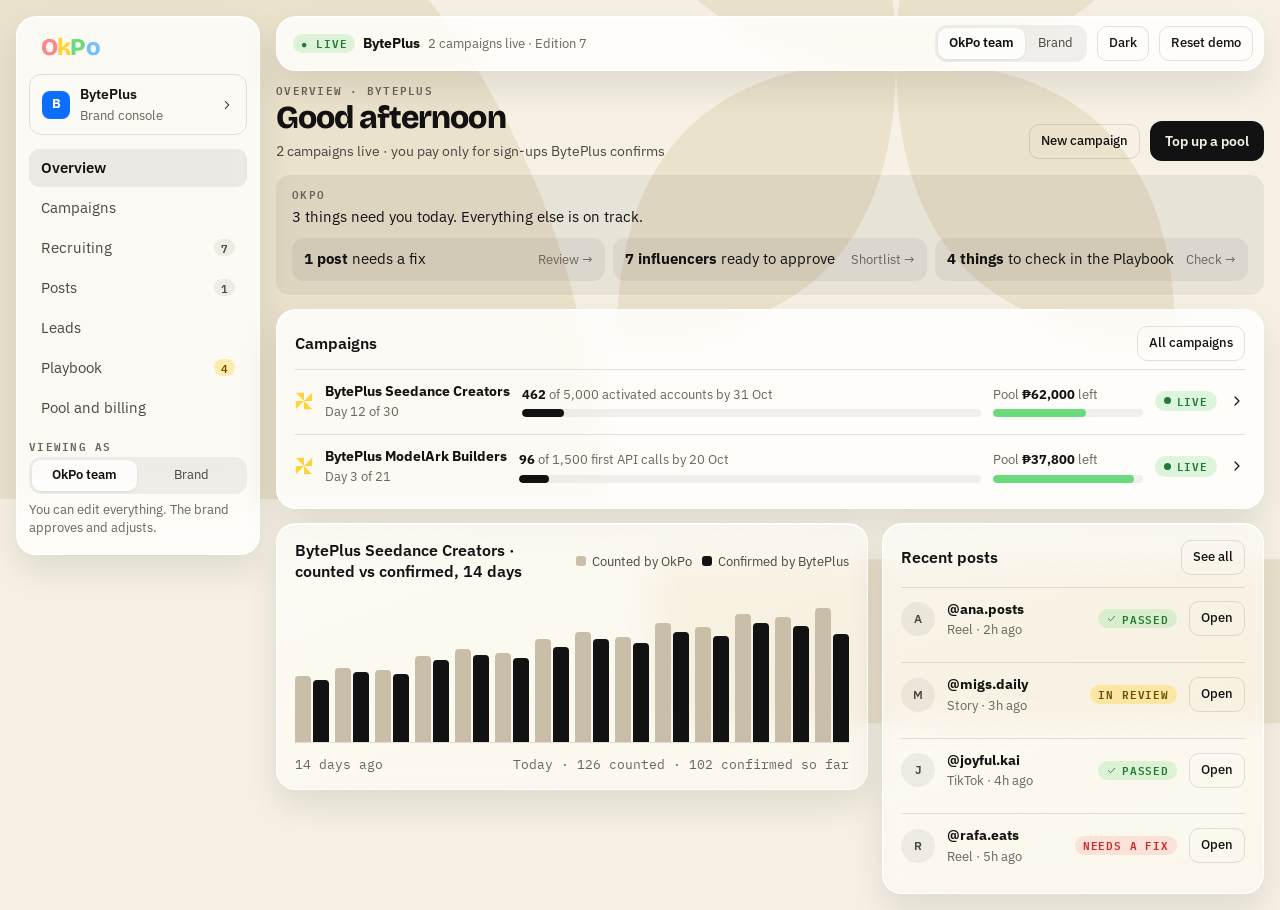
<file: prototypes/console-byteplus.html>
<!doctype html><html><head><meta charset=utf8><meta name=viewport content="width=device-width,initial-scale=1,viewport-fit=cover"><style>:root{color-scheme:light;box-sizing:border-box;padding-top:env(safe-area-inset-top,0px);padding-bottom:env(safe-area-inset-bottom,0px)}html{scroll-padding-top:env(safe-area-inset-top,0px)}body{margin:0;padding:0;font:14px -apple-system,BlinkMacSystemFont,sans-serif;background:#faf9f5;color:#141413}img{max-width:100%}[hidden]:not([hidden=until-found i]){display:none!important}
/* how well I know the brand (console home, on load) */
.kn{padding:20px 22px;gap:14px}
.kn .top2{display:flex;align-items:flex-end;gap:24px;flex-wrap:wrap}
.kn .lvname{font:800 36px/1 var(--display);letter-spacing:-.03em}
.lvl{display:flex;flex-direction:column;gap:8px;flex:1;min-width:260px}
.lvl .segs{display:flex;gap:6px}.lvl .segs i{display:block;flex:1;height:12px;border-radius:99px;background:var(--soft);transition:background .5s var(--ease)}
.lvl .segs i.on{background:var(--ink)}
.lvl .names{display:flex;gap:6px}.lvl .names span{flex:1;font-size:12px;color:var(--mute)}.lvl .names span.cur{color:var(--ink);font-weight:600}
.kn .say2{padding:12px 14px;border-radius:14px;background:var(--soft);color:var(--body);font-size:14.5px;line-height:1.5}
.kn .hold{display:flex;align-items:center;gap:12px;padding:11px 0;border-top:1px solid var(--line)}
.kn .hold:first-child{border-top:0}
.kn .way{display:flex;align-items:center;gap:10px;padding:11px 14px;border-radius:14px;background:var(--soft);font-size:13.5px;color:var(--body)}
.fresh{display:flex;flex-direction:column;gap:6px;min-width:220px}
.fresh .bar{display:flex;height:6px;border-radius:99px;overflow:hidden;background:var(--soft)}
@media (max-width:700px){.kn .lvname{font-size:28px}.kn .hold{flex-wrap:wrap}}
</style></head><body>

<title>OkPo Brand Console · BytePlus</title>
<link rel="preconnect" href="https://fonts.googleapis.com">
<link rel="stylesheet" href="https://fonts.googleapis.com/css2?family=Bricolage+Grotesque:opsz,wght@12..96,700;12..96,800&family=IBM+Plex+Sans:wght@400;500;600&family=IBM+Plex+Mono:wght@500;600&display=swap">
<style>
/* Layout: a glass sidebar and a working area over the calm tone-on-tone ground. Every section shares one campaign state, so an action in one place updates the others. */
:root{
  --ground:#f6f1e4; --tone:#ebe2cc; --ink:#121212; --body:#4a4640; --mute:#6a655c; --line:rgba(18,18,18,.12);
  --glass-a:rgba(255,255,255,.66); --glass-b:rgba(255,255,255,.44); --glass-edge:rgba(255,255,255,.95); --glass-shadow:0 16px 36px rgba(18,18,18,.10);
  --glass-strong:rgba(255,255,255,.82); --soft:rgba(18,18,18,.06); --scrim:rgba(18,18,18,.28);
  --coral:#ff8787; --yellow:#ffd43b; --orange:#ffa94d; --green:#69db7c; --blue:#74c0fc; --purple:#b197fc;
  --l-green:#237a36;--l-purple:#6741d9; --l-coral:#c92a2a; --warn-bg:rgba(255,212,59,.38); --warn-ink:#6b4e00;
  --s-okpo:#c9bfa9; --s-gcash:#121212;
  --btn:#121212; --on-btn:#f6f1e4;
  --display:'Bricolage Grotesque',ui-sans-serif,system-ui,sans-serif;
  --text:'IBM Plex Sans',ui-sans-serif,system-ui,sans-serif;
  --mono:'IBM Plex Mono',ui-monospace,Menlo,monospace;
  --ease:cubic-bezier(.2,.8,.2,1);
}
/* Light first (settled 1 Oct): dark only when the person picks it. */
@media (prefers-color-scheme: dark){:root[data-theme="system-dark"]{
  --ground:#0f0f0f; --tone:#1c1b19; --ink:#ececec; --body:#b9bcc0; --mute:#8f949a; --line:rgba(255,255,255,.12);
  --glass-a:rgba(40,40,40,.7); --glass-b:rgba(18,18,18,.6); --glass-edge:rgba(255,255,255,.18); --glass-shadow:0 16px 36px rgba(0,0,0,.5);
  --glass-strong:rgba(32,32,32,.88); --soft:rgba(255,255,255,.07); --scrim:rgba(0,0,0,.55);
  --l-green:#69db7c;--l-purple:#b197fc; --l-coral:#ff8787; --warn-bg:rgba(255,212,59,.2); --warn-ink:#ffd43b;
  --s-okpo:#55524b; --s-gcash:#ececec; --btn:#ececec; --on-btn:#121212; color-scheme:dark}}
:root[data-theme="dark"]{
  --ground:#0f0f0f; --tone:#1c1b19; --ink:#ececec; --body:#b9bcc0; --mute:#8f949a; --line:rgba(255,255,255,.12);
  --glass-a:rgba(40,40,40,.7); --glass-b:rgba(18,18,18,.6); --glass-edge:rgba(255,255,255,.18); --glass-shadow:0 16px 36px rgba(0,0,0,.5);
  --glass-strong:rgba(32,32,32,.88); --soft:rgba(255,255,255,.07); --scrim:rgba(0,0,0,.55);
  --l-green:#69db7c;--l-purple:#b197fc; --l-coral:#ff8787; --warn-bg:rgba(255,212,59,.2); --warn-ink:#ffd43b;
  --s-okpo:#55524b; --s-gcash:#ececec; --btn:#ececec; --on-btn:#121212; color-scheme:dark}
*{box-sizing:border-box}
html,body{height:100%}
body{margin:0;background:var(--ground);color:var(--ink);font:400 14px/1.45 var(--text);-webkit-font-smoothing:antialiased}
button,input,textarea,select{font:inherit;color:inherit}
button{cursor:pointer}
button:disabled{cursor:not-allowed;opacity:.45}
:focus-visible{outline:2px solid var(--l-blue);outline-offset:2px;border-radius:8px}
.mono{font-family:var(--mono)}.num{font-variant-numeric:tabular-nums}
.label{font:600 10.5px/1 var(--mono);letter-spacing:.12em;text-transform:uppercase;color:var(--mute)}
.small{font-size:12.5px;color:var(--mute)}.sub{color:var(--body)}
.row{display:flex;align-items:center;gap:10px}.grow{flex:1;min-width:0}.spacer{flex:1}
.disp{font-family:var(--display);font-weight:800;letter-spacing:-.03em}
.wm{font-family:var(--display);font-weight:800;letter-spacing:-.035em;line-height:1;display:inline-flex}
.wm span:nth-child(1){color:var(--coral)}.wm span:nth-child(2){color:var(--yellow)}.wm span:nth-child(3){color:var(--green)}.wm span:nth-child(4){color:var(--blue)}
.glass{background:linear-gradient(160deg,var(--glass-a),var(--glass-b));-webkit-backdrop-filter:blur(14px) saturate(1.5);backdrop-filter:blur(14px) saturate(1.5);border:1px solid var(--glass-edge);box-shadow:inset 0 1px 0 var(--glass-edge),var(--glass-shadow);border-radius:20px}
.glass.strong{background:var(--glass-strong)}
.bg{position:fixed;inset:0;pointer-events:none;z-index:0;overflow:hidden}
.bg svg{position:absolute;display:block}

/* shell */
.app{position:relative;z-index:1;display:grid;grid-template-columns:244px minmax(0,1fr);gap:16px;padding:16px;min-height:100%}
.side{padding:18px 12px;display:flex;flex-direction:column;gap:14px;position:sticky;top:16px;align-self:start;max-height:calc(100vh - 32px)}
.brandsw{display:flex;align-items:center;gap:10px;padding:9px 12px;border:1px solid var(--line);border-radius:12px}
.gdot{width:28px;height:28px;border-radius:8px;background:#0d6efd;color:#fff;display:grid;place-items:center;font-weight:700;font-size:13px;flex:none}
.nav{display:flex;flex-direction:column;gap:2px}
.nav button{display:flex;align-items:center;gap:12px;border:0;background:transparent;border-radius:10px;height:38px;padding:0 12px;text-align:left;color:var(--body);transition:background .2s}
.nav button:hover{background:var(--soft)}
.nav button[aria-current="page"]{background:rgba(18,18,18,.07);color:var(--ink);font-weight:600}
:root[data-theme="dark"] .nav button[aria-current="page"]{background:rgba(255,255,255,.08)}
.nav button{font-size:15px}
.nav button .badge{margin-left:auto}
.hd .label svg{display:inline-block!important;vertical-align:-2px;margin-right:8px}
/* Playbook (DESIGN.md §10): the book in liquid glass, three part cards, detail one level down */
.pbtop{display:flex;align-items:center;gap:10px;flex-wrap:wrap}
.bookstage{position:relative;padding:24px 8px 28px;isolation:isolate}
.bookstage .behind{position:absolute;inset:0;z-index:-1;overflow:hidden;border-radius:22px;pointer-events:none}
.bookstage .behind svg{position:absolute}
.book{display:grid;grid-template-columns:minmax(0,.85fr) minmax(0,1.15fr);max-width:900px;margin:0 auto;min-height:280px}
.liquid{position:relative;overflow:hidden;background:rgba(255,255,255,.52);-webkit-backdrop-filter:blur(22px) saturate(1.75);backdrop-filter:blur(22px) saturate(1.75);box-shadow:inset 0 1px 0 rgba(255,255,255,.95),inset 0 -1px 0 rgba(255,255,255,.35),inset 1px 0 0 rgba(255,255,255,.55),inset -1px 0 0 rgba(255,255,255,.25),0 18px 40px rgba(18,18,18,.10);border-radius:6px 22px 22px 6px;padding:22px 28px;display:flex;flex-direction:column;gap:2px}
.liquid::before{content:"";position:absolute;inset:0;background:linear-gradient(135deg,rgba(255,255,255,.58) 0%,rgba(255,255,255,.09) 36%,rgba(255,255,255,0) 58%,rgba(255,255,255,.2) 100%);opacity:.7;pointer-events:none}
.liquid.cover{background:linear-gradient(160deg,rgba(13,110,253,.78),rgba(13,110,253,.58));color:#fff;border-radius:22px 6px 6px 22px;padding:28px;gap:12px}
.liquid.cover::before{opacity:1}
.liquid.cover::after{content:"";position:absolute;right:0;top:10px;bottom:10px;width:1px;background:rgba(255,255,255,.6)}
:root[data-theme="dark"] .liquid:not(.cover){background:rgba(40,40,40,.62);box-shadow:inset 0 1px 0 rgba(255,255,255,.18),0 18px 40px rgba(0,0,0,.5)}
.liquid>*{position:relative}
.book .bm2{width:48px;height:48px;border-radius:13px;background:rgba(255,255,255,.95);color:#0d6efd;display:grid;place-items:center;font:800 22px/1 var(--display)}
.book .ch{display:grid;grid-template-columns:30px minmax(0,1fr);gap:8px;padding:10px 0;border:0;border-top:1px solid var(--line);background:transparent;text-align:left;width:100%;color:inherit;cursor:pointer}
.book .ch:first-of-type{border-top:0}
.book .ch:hover b{text-decoration:underline;text-underline-offset:3px}
.book .ch b{display:block;font-size:14.5px}
.parts{display:grid;grid-template-columns:repeat(3,minmax(0,1fr));gap:14px}
.part{border:0;text-align:left;cursor:pointer;gap:10px;transition:transform .12s var(--ease)}
.part:active{transform:scale(.98)}
.part .ph{display:flex;align-items:center;gap:10px}
.part .ph b{font:800 22px/1 var(--display);letter-spacing:-.03em}
.okline{display:flex;flex-direction:column;gap:6px;padding:14px 16px;border-radius:14px;background:var(--soft);font-size:15px;line-height:1.5}
.okline .label{color:var(--mute)}
.pl{display:flex;align-items:flex-start;gap:12px;padding:10px 0;border-top:1px solid var(--line)}
.pl:first-child{border-top:0}
.pl details{flex:1;min-width:0}
.pl summary{list-style:none;cursor:pointer;display:flex;flex-direction:column;gap:3px}
.pl summary::-webkit-details-marker{display:none}
.pl summary .ex{font-size:13px;color:var(--mute)}
.pl .more{display:grid;grid-template-columns:110px minmax(0,1fr);gap:6px 10px;padding:10px 0 4px;font-size:13px}
.pl .more span:nth-child(odd){font:600 10.5px/1.6 var(--mono);letter-spacing:.08em;text-transform:uppercase;color:var(--mute)}
.pl details[open] summary b{text-decoration:underline;text-underline-offset:3px}
.okline .link,.small .link{border:0;background:none;padding:0;font:inherit;color:var(--ink);text-decoration:underline;text-underline-offset:3px;cursor:pointer;height:auto}
.rkind{display:flex;align-items:center;gap:10px;margin-top:6px}
.lvdet summary{cursor:pointer;list-style:none;display:flex;align-items:center;gap:10px;font-size:13.5px;color:var(--body)}
.lvdet summary::-webkit-details-marker{display:none}
.lvdet[open] summary{margin-bottom:12px}
.clash{display:flex;flex-direction:column;gap:8px;padding:14px 16px;border-radius:16px;background:rgba(255,212,59,.22)}
@media (max-width:860px){.parts{grid-template-columns:minmax(0,1fr)}.book{grid-template-columns:minmax(0,1fr)}.liquid,.liquid.cover{border-radius:20px}}
.nav button.sub{height:30px;padding-left:24px;font-size:13.5px}
.crumb{display:flex;align-items:center;gap:8px;flex-wrap:wrap;font-size:14px}
.crumb button{border:0;background:none;padding:2px 0;color:var(--body);cursor:pointer;font:inherit}
.crumb button[aria-current="page"]{color:var(--ink);font-weight:600}
.crumb .link{color:var(--ink);text-decoration:underline;text-underline-offset:3px}
.nav .badge{margin-left:auto}
.seg{display:inline-flex;gap:2px;padding:3px;border-radius:12px;background:var(--soft)}
.seg button{border:0;background:transparent;border-radius:9px;padding:6px 11px;font-size:13px;color:var(--body);transition:background .2s}
.seg button[aria-pressed="true"]{background:var(--glass-strong);color:var(--ink);font-weight:600;box-shadow:0 1px 3px rgba(0,0,0,.08)}
.main{display:flex;flex-direction:column;gap:14px;min-width:0}
.topbar{display:flex;align-items:center;gap:10px;flex-wrap:wrap;padding:8px 10px 8px 16px}
.view{display:flex;flex-direction:column;gap:14px;min-width:0}
.hd{display:flex;align-items:flex-end;gap:12px;flex-wrap:wrap}
.hd .t{flex:1;min-width:260px;display:flex;flex-direction:column;gap:6px}
.hd h1{margin:0;font:800 32px/1.05 var(--display);letter-spacing:-.03em;text-wrap:balance}
.btn{border:0;border-radius:12px;padding:10px 15px;font-weight:600;background:var(--btn);color:var(--on-btn);transition:transform .12s var(--ease),filter .2s}
.btn:active:not(:disabled){transform:scale(.97)}
.btn.y{background:var(--btn);color:var(--on-btn)}
.ghost{border:1px solid var(--line);background:transparent;border-radius:10px;padding:7px 11px;font-size:13px;font-weight:500;transition:background .2s}
.ghost:hover:not(:disabled){background:var(--soft)}
.card{padding:16px 18px;display:flex;flex-direction:column;gap:12px;min-width:0}
.card h3{margin:0;font:600 16px/1.3 var(--text)}
.g2{display:grid;grid-template-columns:minmax(0,1.55fr) minmax(0,1fr);gap:14px;align-items:start}
.g3{display:grid;grid-template-columns:repeat(3,minmax(0,1fr));gap:12px}
.g4{display:grid;grid-template-columns:repeat(4,minmax(0,1fr));gap:12px}
.g5{display:grid;grid-template-columns:repeat(5,minmax(0,1fr));gap:10px}
.kpi{padding:14px 16px;display:flex;flex-direction:column;gap:6px}
.kpi .v{font:800 30px/1 var(--display);letter-spacing:-.03em}
.meter{height:8px;border-radius:99px;background:var(--soft);overflow:hidden}
.meter i{display:block;height:100%;border-radius:99px;background:var(--ink);width:0;transition:width .8s var(--ease)}
.chip{display:inline-flex;align-items:center;gap:5px;font:600 10.5px/1 var(--mono);letter-spacing:.08em;padding:4px 8px;border-radius:99px;white-space:nowrap;text-transform:uppercase}
.chip.ok{background:rgba(105,219,124,.22);color:var(--l-green)}.chip.warn{background:var(--warn-bg);color:var(--warn-ink)}.chip.fix{background:rgba(255,135,135,.2);color:var(--l-coral)}.chip.n{background:var(--soft);color:var(--body)}
.cnt{font:600 11px/1 var(--mono);padding:3px 7px;border-radius:99px;background:var(--soft);color:var(--body)}
.cnt.warn{background:var(--warn-bg);color:var(--warn-ink)}
.pill{border:1px solid var(--line);border-radius:99px;padding:6px 12px;font-size:13px;background:transparent;transition:background .2s,color .2s}
.pill[aria-pressed="true"]{background:var(--ink);color:var(--ground);border-color:var(--ink)}
.li{display:flex;align-items:center;gap:12px;padding:11px 0;border-top:1px solid var(--line)}
.li:first-child{border-top:0}
.tbl{width:100%;border-collapse:collapse;font-size:13.5px}
.tbl th{text-align:left;font:600 10.5px/1 var(--mono);letter-spacing:.1em;text-transform:uppercase;color:var(--mute);padding:10px 8px;border-bottom:1px solid var(--line)}
.tbl td{padding:10px 8px;border-bottom:1px solid var(--line);vertical-align:middle}
.tbl .chip{white-space:normal;line-height:1.25;text-align:left}
.tbl tr.click{cursor:pointer;transition:background .15s}.tbl tr.click:hover td{background:var(--soft)}
.tablewrap{overflow-x:auto}
.av{width:34px;height:34px;border-radius:50%;background:var(--soft);display:grid;place-items:center;font-weight:600;font-size:12px;color:var(--body);flex:none}
.cbx{width:20px;height:20px;border-radius:6px;border:1.5px solid var(--mute);display:grid;place-items:center;background:transparent;padding:0;flex:none;transition:background .15s,border-color .15s}
.cbx[aria-checked="true"]{background:var(--ink);border-color:var(--ink);color:var(--ground)}
.cbx svg{transform:scale(0);transition:transform .2s cubic-bezier(.34,1.56,.64,1)}.cbx[aria-checked="true"] svg{transform:scale(1)}
.switch{width:40px;height:23px;border-radius:99px;border:0;background:var(--line);position:relative;flex:none;padding:0;transition:background .2s}
.switch::after{content:"";position:absolute;top:3px;left:3px;width:17px;height:17px;border-radius:50%;background:#fff;transition:left .22s cubic-bezier(.34,1.56,.64,1)}
.switch[aria-checked="true"]{background:var(--ink)}.switch[aria-checked="true"]::after{left:20px;background:var(--ground)}
.tok{display:inline-flex;align-items:center;gap:6px;border-radius:99px;padding:4px 6px 4px 11px;background:var(--soft);font-size:13px;animation:pop .25s cubic-bezier(.34,1.56,.64,1)}
.tok button{border:0;background:transparent;padding:2px;border-radius:50%;display:grid;place-items:center;color:var(--mute)}
.inp{border:1px solid var(--line);border-radius:12px;padding:6px 8px;background:var(--glass-strong);min-height:44px;display:flex;align-items:center;gap:6px;flex-wrap:wrap}
.inp input{border:0;background:transparent;outline:none;min-width:120px;flex:1;height:30px}
.field{display:flex;flex-direction:column;gap:6px}
.txt{border:1px solid var(--line);border-radius:12px;padding:0 12px;height:42px;background:var(--glass-strong);width:100%}
.src{display:inline-flex;align-items:center;gap:5px;font:500 11.5px/1 var(--mono);color:var(--mute)}
.srcc{display:inline-flex;align-items:center;gap:5px;font:600 10.5px/1 var(--mono);letter-spacing:.06em;padding:4px 8px;border-radius:99px;border:1px solid var(--line);white-space:nowrap}
.tag{display:inline-flex;align-items:center;gap:4px;font:600 10px/1 var(--mono);letter-spacing:.06em;padding:3px 6px;border-radius:6px;background:var(--soft);color:var(--body);text-transform:uppercase}
.kc{padding:14px 16px;display:flex;flex-direction:column;gap:8px;min-width:0;transition:transform .3s var(--ease)}
.kc p{margin:0}
.kc.flash{animation:flashk .7s var(--ease)}
@keyframes flashk{30%{box-shadow:0 0 0 3px var(--green),var(--glass-shadow);transform:scale(1.02)}}
@keyframes pop{from{transform:scale(.6);opacity:0}to{transform:none;opacity:1}}
@keyframes rise{from{opacity:0;transform:translateY(10px)}to{opacity:1;transform:none}}
.angle{display:flex;align-items:center;gap:12px;padding:10px 12px;border-radius:14px;background:var(--glass-strong);border:1px solid var(--line);cursor:grab;touch-action:none;user-select:none}
.angle.drag{box-shadow:0 18px 40px rgba(0,0,0,.18);cursor:grabbing;z-index:2;position:relative}
.angle input[type=range]{width:120px}
input[type=range]{accent-color:var(--ink)}
.bdot{width:7px;height:7px;border-radius:50%;flex:none;margin-top:7px;display:block}
.handle{color:var(--mute);display:grid;place-items:center}
.pv{border-radius:26px;border:1px solid var(--line);padding:14px;background:var(--glass-strong);display:flex;flex-direction:column;gap:8px}
.pv .line{animation:rise .35s var(--ease) both}
.why{display:flex;flex-direction:column;gap:6px;padding:10px 12px;border-radius:12px;background:var(--soft);font-size:12.5px}
.why .w{animation:rise .3s var(--ease) both}
.chat{display:flex;flex-direction:column;gap:12px;min-height:180px}
.bub{max-width:88%;padding:10px 13px;border-radius:16px;line-height:1.5;animation:rise .3s var(--ease)}
.bub.me{align-self:flex-end;background:var(--soft)}
.bub.ai{display:flex;gap:10px;padding:0;max-width:100%}
.dots{display:inline-flex;gap:4px;padding:10px 0}.dots i{width:7px;height:7px;border-radius:50%;background:var(--mute);animation:dot 1s infinite}
.dots i:nth-child(2){animation-delay:.15s}.dots i:nth-child(3){animation-delay:.3s}
@keyframes dot{0%,80%,100%{opacity:.25;transform:none}40%{opacity:1;transform:translateY(-3px)}}
.composer{display:flex;align-items:center;gap:8px;padding:5px 5px 5px 14px;border-radius:14px}
.composer input{border:0;background:transparent;outline:none;flex:1;min-width:0;height:36px}
.stepper{display:flex;align-items:center;gap:8px;flex-wrap:wrap;padding:12px 16px}
.step{display:flex;align-items:center;gap:8px;color:var(--mute);font-weight:500;border:0;background:transparent;padding:4px}
.step b{width:26px;height:26px;border-radius:50%;display:grid;place-items:center;border:1px solid var(--line);font:600 12px var(--mono);transition:background .25s,color .25s}
.step.on{color:var(--ink)}.step.on b{background:var(--ink);color:var(--ground);border-color:var(--ink)}
.step.done b{background:var(--green);border-color:var(--green);color:#121212}
.sline{flex:1;min-width:16px;height:2px;border-radius:2px;background:var(--line);overflow:hidden}.sline i{display:block;height:100%;width:0;background:var(--ink);transition:width .4s var(--ease)}
.opts{display:grid;grid-template-columns:repeat(3,1fr);gap:8px}
.opts button{border:1px solid var(--line);background:transparent;border-radius:14px;padding:12px 10px;display:flex;flex-direction:column;gap:3px;align-items:flex-start;text-align:left;transition:border-color .2s,box-shadow .2s}
.opts button[aria-pressed="true"]{border-color:var(--ink);box-shadow:inset 0 0 0 1px var(--ink)}
.ccard{border-radius:24px;overflow:hidden;border:1px solid var(--line);background:var(--glass-strong);display:flex;flex-direction:column}
.ccard .top{padding:18px;background:var(--tone);display:flex;flex-direction:column;gap:6px;position:relative;overflow:hidden}
.ccard .body{padding:16px 18px;display:flex;flex-direction:column;gap:10px}
.flipnum{display:inline-block;animation:pop .3s cubic-bezier(.34,1.56,.64,1)}
.kan{display:grid;grid-template-columns:repeat(5,minmax(160px,1fr));gap:10px;overflow-x:auto;padding-bottom:4px}
.col{display:flex;flex-direction:column;gap:8px;padding:12px;border-radius:16px;background:var(--soft);min-width:0}
.mini{padding:10px 12px;border-radius:12px;display:flex;align-items:center;gap:8px;font-size:13px;min-width:0;animation:rise .35s var(--ease) both}
.fun{display:grid;grid-template-columns:repeat(5,minmax(0,1fr));gap:10px}
.fun>div{padding:14px 16px;display:flex;flex-direction:column;gap:4px}
.fun .v{font:800 28px/1 var(--display);letter-spacing:-.03em}
.lg{display:inline-flex;align-items:center;gap:6px;font-size:12.5px;color:var(--body)}.lg i{width:10px;height:10px;border-radius:3px;display:inline-block}
.chartwrap{position:relative}
.chartwrap .tip{position:absolute;pointer-events:none;padding:8px 10px;border-radius:10px;font-size:12.5px;white-space:nowrap;transform:translate(-50%,-110%);opacity:0;transition:opacity .15s}
.bar-rect{transition:height .7s var(--ease),y .7s var(--ease)}
.tl{display:flex;flex-direction:column}
.tl .s{display:flex;gap:12px;align-items:flex-start;padding:9px 0;opacity:0;animation:rise .35s var(--ease) forwards}
.tl .d{width:12px;height:12px;border-radius:50%;background:var(--ink);margin-top:4px;flex:none}
.tl .d.off{background:transparent;border:2px solid var(--mute)}
.drawer{position:fixed;top:0;right:0;bottom:0;width:min(460px,100%);z-index:60;padding:22px;padding-top:calc(22px + env(safe-area-inset-top,0px));display:flex;flex-direction:column;gap:14px;border-radius:22px 0 0 22px;overflow:auto}
.scrim{position:fixed;inset:0;z-index:55;background:var(--scrim)}
.modal{position:fixed;left:50%;top:50%;transform:translate(-50%,-50%);z-index:60;width:min(480px,calc(100% - 32px));padding:22px;display:flex;flex-direction:column;gap:14px}
.toast{position:fixed;left:50%;bottom:calc(20px + env(safe-area-inset-bottom,0px));transform:translateX(-50%);z-index:70;padding:12px 16px;display:flex;align-items:center;gap:10px;max-width:calc(100% - 32px);animation:up .35s var(--ease)}
@keyframes up{from{opacity:0;transform:translate(-50%,16px)}to{opacity:1;transform:translateX(-50%)}}
.lock{display:inline-flex;align-items:center;gap:6px;font-size:12.5px;color:var(--mute)}
.ex{font:500 11px/1.3 var(--mono);color:var(--mute)}
.need{display:flex;align-items:center;gap:10px;padding:10px 12px;border-radius:12px;background:var(--soft);border:0;text-align:left;flex:1;min-width:220px;transition:background .2s}
.need:hover{background:var(--line)}
.bars{display:flex;align-items:flex-end;gap:6px;height:150px;border-bottom:1px solid var(--line)}
.bars .d{flex:1;display:flex;gap:2px;align-items:flex-end;height:100%}
.bars .d i{flex:1;border-radius:4px 4px 0 0;display:block;height:0;transition:height .8s var(--ease)}
.ladder{display:flex;flex-direction:column;gap:6px;position:relative}
.rung{display:flex;align-items:center;gap:10px;padding:10px 12px;border-radius:12px;background:var(--soft);transition:box-shadow .3s,background .3s}
.rung.on{background:var(--glass-strong);box-shadow:inset 0 0 0 1.5px var(--ink)}
.rung .mono{width:14px}
.camp{text-align:left;cursor:pointer;transition:transform .25s var(--ease),box-shadow .25s}.camp:hover{transform:translateY(-3px)}
.li.changed{background:linear-gradient(90deg,var(--warn-bg),transparent 70%);border-radius:10px;padding-left:8px;padding-right:8px}
.li.flip{animation:flipin .5s var(--ease)}@keyframes flipin{0%{transform:rotateX(70deg);opacity:.3}100%{transform:none;opacity:1}}
.gerr{color:var(--l-coral);font-size:12.5px}
.scan{width:44px;height:6px;border-radius:99px;background:linear-gradient(90deg,var(--soft) 0%,var(--ink) 50%,var(--soft) 100%);background-size:220% 100%;animation:scan 1.1s linear infinite;flex:none}
@keyframes scan{from{background-position:120% 0}to{background-position:-120% 0}}
.drop-z{display:flex;flex-direction:column;align-items:center;gap:6px;padding:20px;border:1.5px dashed var(--line);border-radius:14px;cursor:pointer;text-align:center;color:var(--body);transition:background .2s,border-color .2s}
.drop-z:hover,.drop-z.over{background:var(--soft);border-color:var(--mute)}
.bmenu{position:fixed;z-index:80;padding:6px;display:flex;flex-direction:column;gap:2px;border-radius:14px}
.bmenu button{display:flex;align-items:center;gap:10px;border:0;background:transparent;border-radius:10px;padding:8px;text-align:left;font-size:13px;line-height:1.3}
.bmenu button:hover{background:var(--soft)}.bmenu hr{border:0;border-top:1px solid var(--line);margin:4px 0;width:100%}
.nbflow{animation:rise .35s var(--ease) both}
button.brandsw{width:100%;background:transparent;text-align:left;transition:background .2s}button.brandsw:hover{background:var(--soft)}
.col .kc{background:var(--glass-strong)}
.step:disabled{opacity:.4}
select.txt{appearance:auto}
.plan{border:1px solid var(--line);border-radius:14px;padding:14px 16px;display:flex;flex-direction:column;gap:6px;background:transparent;text-align:left}
.plan[aria-pressed="true"]{border-color:var(--ink);box-shadow:inset 0 0 0 1px var(--ink);background:var(--glass-strong)}

.st{display:inline-flex;align-items:center;gap:6px;font:600 10.5px/1 var(--mono);letter-spacing:.08em;padding:5px 9px;border-radius:99px;text-transform:uppercase;white-space:nowrap}
.st i{width:7px;height:7px;border-radius:50%;display:block}
.st.live{background:rgba(105,219,124,.22);color:var(--l-green)}.st.live i{background:var(--l-green)}
.st.wait{background:var(--warn-bg);color:var(--warn-ink)}.st.wait i{background:var(--warn-ink)}
.st.draft{background:var(--soft);color:var(--body)}.st.draft i{border:1.5px solid var(--body);background:transparent}
.st.paused{background:rgba(116,192,252,.22);color:#1864ab}.st.paused i{background:#1864ab}
.st.ended{background:var(--soft);color:var(--mute)}.st.ended i{background:var(--mute)}
:root[data-theme="dark"] .st.paused{color:#74c0fc}:root[data-theme="dark"] .st.paused i{background:#74c0fc}
.outbar{display:flex;align-items:center;gap:14px;flex-wrap:wrap;padding:12px 16px}
.outbar .q{display:flex;flex-direction:column;gap:2px;min-width:0}
.scopes{display:inline-flex;gap:4px;flex-wrap:wrap}
.sctag{display:inline-flex;align-items:center;gap:5px;font:600 10px/1 var(--mono);letter-spacing:.06em;padding:4px 7px;border-radius:6px;text-transform:uppercase;background:var(--soft);color:var(--body);border:0}
.sctag.camp{background:rgba(116,192,252,.22);color:#1864ab}
:root[data-theme="dark"] .sctag.camp{color:#74c0fc}
.vlist .li{font-size:13px}
.kv2{display:grid;grid-template-columns:110px minmax(0,1fr);gap:7px 12px;font-size:13.5px}.kv2 span:nth-child(odd){font:600 10.5px/1.6 var(--mono);letter-spacing:.08em;text-transform:uppercase;color:var(--mute)}
.qmini{display:grid;grid-template-columns:110px minmax(0,1fr) 30px;gap:8px;align-items:center;font-size:12.5px;color:var(--body)}
@media (max-width:1100px){.g2{grid-template-columns:minmax(0,1fr)}.g4,.g5,.fun{grid-template-columns:repeat(2,minmax(0,1fr))}.g3{grid-template-columns:repeat(2,minmax(0,1fr))}}
@media (max-width:860px){.app{grid-template-columns:minmax(0,1fr)}.side{position:static;max-height:none}.nav{flex-direction:row;overflow-x:auto}.nav button{white-space:nowrap}.nav button.sub{padding-left:12px}.side .rolebox{display:none!important}}
@media (max-width:700px){.g2,.g3,.g4,.g5,.fun{grid-template-columns:minmax(0,1fr)!important}.seg .chip,.chip{white-space:nowrap}.main .seg{overflow-x:auto;max-width:100%}.main .seg button{white-space:nowrap;flex:none}.topbar{flex-wrap:wrap}}
@media (max-width:560px){.g3,.g4,.opts{grid-template-columns:minmax(0,1fr)}.hd h1{font-size:26px}.app{padding:10px}}
@media (prefers-reduced-motion:reduce){*,*::before,*::after{animation-duration:.01ms!important;transition-duration:.01ms!important}}
</style>

<div class="bg" id="bg" aria-hidden="true"></div>
<div class="app">
  <aside class="side glass strong" aria-label="Brand console">
    <div style="padding:0 12px"><span class="wm" style="font-size:24px" role="img" aria-label="OkPo"><span>O</span><span>k</span><span>P</span><span>o</span></span></div>
    <button type="button" class="brandsw" id="brandBtn" aria-haspopup="menu"><span class="gdot">B</span><span class="grow"><b style="display:block;font-weight:600">BytePlus</b><span class="small">Brand console</span></span></button>
    <nav class="nav" id="nav"></nav>
    <div class="rolebox" style="margin-top:auto;display:flex;flex-direction:column;gap:6px">
      <span class="label">Viewing as</span>
      <div class="seg" role="group" aria-label="Role" style="display:flex"><button type="button" id="roleTeam" style="flex:1">OkPo team</button><button type="button" id="roleBrand" style="flex:1">Brand</button></div>
      <span class="small" id="roleNote"></span>
    </div>
  </aside>
  <main class="main">
    <div class="topbar glass strong">
      <span class="row" style="gap:8px"><span class="chip ok" id="liveChip">● Live</span><b id="campName">BytePlus Seedance Creators</b><span class="small" id="dayLine">Day 12 of 30</span></span>
      <span class="spacer"></span>
      <div class="seg" role="group" aria-label="Role" id="roleMobile"><button type="button" data-role="team">OkPo team</button><button type="button" data-role="brand">Brand</button></div>
      <button class="ghost" type="button" id="skipBtn" data-act="skip12" hidden>Skip to day 12</button>
      <button class="ghost" type="button" id="themeBtn">Dark</button>
      <button class="ghost" type="button" id="resetBtn">Reset demo</button>
    </div>
    <section class="view" id="view" aria-live="polite"></section>
  </main>
</div>
<div id="layer"></div>

<script>
(function(){
const $=(s,r=document)=>r.querySelector(s), $$=(s,r=document)=>[...r.querySelectorAll(s)];
const esc=s=>String(s).replace(/[&<>"]/g,c=>({'&':'&amp;','<':'&lt;','>':'&gt;','"':'&quot;'}[c]));
const RM=matchMedia('(prefers-reduced-motion: reduce)').matches;
const peso=n=>'₱'+Math.round(n).toLocaleString('en-PH');
const fmt=n=>Math.round(n).toLocaleString('en-PH');

/* shapes */
const P={frame:'<path d="M0 0H100V100H0Z M27 27V73H73V27Z" fill-rule="evenodd" fill="C"/>',quarter:'<path d="M0 100 L0 0 A100 100 0 0 1 100 100 Z" fill="C"/>',diamond:'<path d="M50 0L100 50L50 100L0 50Z M50 28L72 50L50 72L28 50Z" fill-rule="evenodd" fill="C"/>',half:'<path d="M0 100 A50 50 0 0 1 100 100 Z" fill="C"/><rect width="100" height="22" fill="C"/>',pin:'<path d="M0 0 L50 0 L50 50 Z M100 0 L100 50 L50 50 Z M100 100 L50 100 L50 50 Z M0 100 L0 50 L50 50 Z" fill="C"/>',petal:'<path d="M50 50 Q50 2 98 2 Q98 50 50 50 Z M50 50 Q98 50 98 98 Q50 98 50 50 Z M50 50 Q50 98 2 98 Q2 50 50 50 Z M50 50 Q2 50 2 2 Q50 2 50 50 Z" fill="C"/>'};
/* the shape map (DESIGN.md §6): Facts half blue, Voice petal purple, Rules diamond coral, Missions pin yellow, Money quarter green; the rest is ink */
P.speech='<path d="M0 100 V30 Q0 0 30 0 H70 Q100 0 100 30 V70 Q100 100 70 100 Z" fill="C"/>';
const COL={half:'var(--blue)',petal:'var(--purple)',diamond:'var(--coral)',pin:'var(--yellow)',quarter:'var(--green)',frame:'var(--ink)',speech:'var(--ink)'};
function tile(k,s=14,outline){let b=P[k];b=outline?b.replace(/fill="C"/g,`style="fill:none;stroke:${outline};stroke-width:9"`).replace('fill-rule="evenodd" ',''):b.replace(/fill="C"/g,`style="fill:${COL[k]}"`);return `<svg width="${s}" height="${s}" viewBox="-5 -5 110 110" aria-hidden="true" style="flex:none;display:block">${b}</svg>`}
const IC={x:'<path d="M6 6l12 12M18 6L6 18"/>',check:'<path d="M5 12l5 5 9-10"/>',grip:'<path d="M9 6h.01M15 6h.01M9 12h.01M15 12h.01M9 18h.01M15 18h.01"/>',doc:'<path d="M6 3h8l4 4v14H6z"/><path d="M14 3v4h4"/>',link:'<path d="M10 14a4 4 0 005.7 0l3-3a4 4 0 00-5.7-5.7l-1 1"/><path d="M14 10a4 4 0 00-5.7 0l-3 3a4 4 0 005.7 5.7l1-1"/>',up:'<path d="M12 19V5M5 12l7-7 7 7"/>',lock:'<rect x="5" y="11" width="14" height="9" rx="2"/><path d="M8 11V8a4 4 0 018 0v3"/>',arrow:'<path d="M5 12h14M13 6l6 6-6 6"/>',play:'<path d="M7 5l12 7-12 7z"/>',chev:'<path d="M9 6l6 6-6 6"/>'};
const ic=(k,s=16)=>`<svg width="${s}" height="${s}" viewBox="0 0 24 24" fill="none" stroke="currentColor" stroke-width="1.8" stroke-linecap="round" stroke-linejoin="round" aria-hidden="true" style="flex:none;display:block">${IC[k]}</svg>`;
$('#bg').innerHTML=[['quarter','left:-260px;top:-360px;width:900px;height:900px'],['petal','left:45vw;top:-260px;width:640px;height:640px'],['half','left:48vw;top:58vh;width:820px;height:820px']].map(([k,st])=>`<svg viewBox="-5 -5 110 110" style="${st}">${P[k].replace(/fill="C"/g,'style="fill:var(--tone)"')}</svg>`).join('');

/* ---------- state ---------- */
const FRESH=()=>({role:'team',view:'overview',ctx:'home',
 c:{goal:5000,activated:462,leads:1284,confirmed:1196,visits:24610,pool:62000,poolTotal:100000,cap:120,cpa:82,reviewer:'ai',post:40,act:12},
 wiz:{step:0,name:'BytePlus Seedance Creators · Wave 2',goal:3000,post:40,act:12,pool:50000,cap:120,reviewer:'ai',ends:'2026-11-30',hook:'Free tokens for new accounts. Your first clip from one prompt.'},
 rec:{approvals:24,auto:false,tab:'all',sources:{earners:true,open:true,invite:true},
  followers:['Video creators','Small studios','Students learning to code','Developers','Metro Manila'],topics:['AI edits','Short video','Tech'],nos:['Active deal with another AI brand','Deepfakes of real people','Under 18'],
  cands:[{h:'@ana.posts',av:'AR',s:'OkPo earner',t:'AI edits and food · QC',m:92,p:96,a:2.1,pick:true},{h:'@jolo.eats.cebu',av:'JL',s:'Open call',t:'Student tech · Cebu',m:88,pick:true,flag:'New to OkPo'},{h:'@joyful.kai',av:'KS',s:'OkPo earner',t:'Tech on a budget',m:81,p:91,a:1.7,pick:true},{h:'@mika.vlogs',av:'MV',s:'Invited',t:'Campus life · Iloilo',m:84,pick:false,flag:'Waiting to accept'},{h:'@rhea.builds',av:'RB',s:'Open call',t:'AI side projects · Davao',m:79,pick:true},{h:'@tito.gains',av:'TG',s:'Open call',t:'Face-swap videos',m:41,pick:false,flag:'Hard no: deepfakes'},{h:'@bea.saves',av:'BT',s:'OkPo earner',t:'Short video · Bacolod',m:86,p:88,a:1.9,pick:true},{h:'@cebu.sisters',av:'CS',s:'Invited',t:'Family and home · Cebu',m:83,pick:false,flag:'Waiting to accept'},{h:'@nico.ph',av:'NP',s:'Open call',t:'Gaming on a budget',m:74,pick:true},{h:'@lia.cooks',av:'LC',s:'OkPo earner',t:'Food · Makati',m:77,p:90,a:1.6,pick:true}],
  pipe:{Suggested:142,Invited:9,Joined:18,'First post passed':11,Earning:248},joinedNames:['@bea.saves','@nico.ph']},
 posts:[{h:'@ana.posts',t:'Reel',ago:'2h',s:'pass',leads:31,why:['Shows the clip being made in 14 seconds','Says the free tokens are for new accounts','#SeedanceCreators and Paid partnership on']},{h:'@migs.daily',t:'Story',ago:'3h',s:'review',leads:0,why:['Checking the caption and tags']},{h:'@joyful.kai',t:'TikTok',ago:'4h',s:'pass',leads:18,why:['Shows the clip being made','Tags present']},{h:'@rafa.eats',t:'Reel',ago:'5h',s:'fix',leads:0,why:['Says “unlimited free tokens” (not allowed)','Paid partnership is off']},{h:'@bea.saves',t:'Reel',ago:'6h',s:'pass',leads:12,why:['Shows the clip being made','Says the free tokens are for new accounts']}],
 know:[{g:'Campaign facts',t:'Joining BytePlus Seedance Creators is free. No fees to sign up or to stay in.',src:'Seedance deck, slide 4',st:'ok',n:'Checked by Marga, 28 Sep'},{g:'Campaign facts',t:'Seedance launch promo: double free tokens for new accounts.',src:'Seedance deck, slide 9',st:'exp',n:'Ends 31 Oct. The AI stops saying it after.'},{g:'Compliance',t:'[Approved wording for pricing after the free tokens. To confirm with BytePlus legal.]',src:'Waiting on legal',st:'need',n:'Needs a check before publishing'},{g:'Products and offers',t:'Sign-up needs an email and a phone number. Takes about 5 minutes.',src:'docs.byteplus.com',st:'ok',n:'Checked by Marga, 28 Sep'},{g:'Audience',t:'First target: video creators and small studios in Metro Manila, 18 to 30.',src:'Seedance deck, slide 2',st:'need',n:'The deck says 18 to 26'},{g:'Voice',t:'Show-and-tell, short, Taglish. Two or three sentences. Say “po” when the other person does.',src:'Voice guide, p.2',st:'ok',n:'Checked by Marga, 28 Sep'},{g:'Don’t say',t:'Never say the free tokens never run out.',src:'Voice guide, p.6',st:'ok',n:'Checked by Marga, 28 Sep'},{g:'Don’t say',t:'Don’t compare with other AI models, except with numbers BytePlus published.',src:'Voice guide, p.6',st:'need',n:'Needs a check'},{g:'Products and offers',t:'Seedream makes images from a prompt. [Resolution wording to confirm.]',src:'byteplus.com',st:'need',n:'Needs a check'},
  {g:'Company',t:'An AI cloud: models for video, images and code, from one account.',src:'byteplus.com',st:'ok',n:'Confirmed at onboarding'},
  {g:'Products and offers',t:'Seedance 2.5 makes a single clip up to 30 seconds long.',src:'byteplus.com/en/product/modelark',st:'ok',n:'Sourced, read at onboarding'},
  {g:'Products and offers',t:'Seedance takes up to 50 reference files and works in more than 10 languages.',src:'byteplus.com/en/product/modelark',st:'ok',n:'Sourced, read at onboarding'},
  {g:'Products and offers',t:'ModelArk: many models from one account, through one API.',src:'byteplus.com/en/product/modelark',st:'ok',n:'Sourced, read at onboarding'},
  {g:'Products and offers',t:'Free tokens for new accounts: 500,000 per language model, 2,000,000 per vision model.',src:'byteplus.com/en/product/modelark',st:'ok',n:'Confirmed at onboarding (sensitive)'},
  {g:'Products and offers',t:'Seed models for code, through the same API.',src:'docs.byteplus.com',st:'ok',n:'Sourced, read at onboarding'},
  {g:'Audience',t:'Who buys: video creators and small studios, then developers.',src:'byteplus.com',st:'ok',n:'Confirmed at onboarding'},
  {g:'Audience',t:'Who we want more of: video creators and developers.',src:'Picked at onboarding',st:'ok',n:'Confirmed at onboarding'},
  {g:'Company',t:'Docs and API reference at docs.byteplus.com.',src:'docs.byteplus.com',st:'ok',n:'Sourced, read at onboarding'},
  {g:'Company',t:'Launches are announced on Discord first.',src:'Discord announcements',st:'ok',n:'Sourced, read at onboarding'}],
 kfilter:'All',
 angles:[{n:'Free tokens to start',d:'Leads with “free tokens”, for new accounts',p:45},{n:'A 30-second clip, one prompt',d:'Show the clip being made on screen',p:30},{n:'Show what you made',d:'Your clip and the prompt behind it',p:25}],
 sugg:[{id:4,w:'Starters',t:'Make “Taglish captions first” a starting talking point',d:'It won in BytePlus Seedance Creators (1.8% vs 1.3%) and in ModelArk Builders. Both campaigns would start from it.'},{id:1,w:'Talking points · BytePlus Seedance Creators',t:'Move “Free tokens to start” to 60% of missions',d:'Over 3 weeks it activates twice as often.'},{id:2,w:'Facts',t:'Add a fact: Facebook Reels count, with the same tags',d:'Asked 34 times. [Confirm with BytePlus first.]'},{id:3,w:'Talking points · BytePlus Seedance Creators',t:'Pause “Show what you made” for developers',d:'Lowest activation with developers. Keep it for video creators.'}],
 gaps:[{q:'Pwede ba sa Facebook Reels?',n:34,w:'influencers'},{q:'Kailan lalabas ang bayad?',n:21,w:'influencers'},{q:'Kailangan ba ng credit card?',n:18,w:'followers'},{q:'May student discount ba?',n:9,w:'followers'}],
 test:{inf:[],fol:[]},
 leadFilter:'All',
 leads:[{id:'#L-48221',h:'@ana.posts',s:'Confirmed',d:'Tapped Seedance, then Builders · credited to Builders',two:1},{id:'#L-48213',h:'@ana.posts',s:'Confirmed',d:'Activated · paid Fri'},{id:'#L-48207',h:'@joyful.kai',s:'Waiting for BytePlus',d:'Signed up 2h ago'},{id:'#L-48199',h:'@ana.posts',s:'Didn’t count',d:'Already had a BytePlus account'},{id:'#L-48188',h:'@bea.saves',s:'Confirmed',d:'Not activated yet'},{id:'#L-48170',h:'@migs.daily',s:'Didn’t count',d:'After the window'},{id:'#L-48166',h:'@rhea.builds',s:'Waiting for BytePlus',d:'Signed up 5h ago'}],
 postFilter:'all',published:'today, 9:12 AM',dirty:false});
let S;try{S=JSON.parse(localStorage.getItem('okpo-console5-byteplus')||'null')}catch(e){S=null}
if(!S||!S.rec||!S.wiz)S=FRESH();
const save=()=>{try{localStorage.setItem('okpo-console5-byteplus',JSON.stringify(S))}catch(e){}};
const team=()=>S.role==='team';

/* ---------- helpers ---------- */
function toast(html){const t=document.createElement('div');t.className='toast glass strong';t.setAttribute('role','status');t.innerHTML=html;$('#layer').appendChild(t);setTimeout(()=>{if(RM){t.remove();return}t.animate([{opacity:1},{opacity:0,transform:'translate(-50%,12px)'}],{duration:220}).finished.then(()=>t.remove())},3200)}
function countUps(root){$$('[data-count]',root).forEach(el=>{const to=+el.dataset.count,from=+(el.dataset.from||0),pre=el.dataset.pre||'',suf=el.dataset.suf||'';const f=v=>pre+fmt(v)+suf;if(RM||from===to){el.textContent=f(to);return}const t0=performance.now(),D=900;(function st(t){const p=Math.min(1,(t-t0)/D),e=1-Math.pow(1-p,3);el.textContent=f(from+(to-from)*e);if(p<1)requestAnimationFrame(st)})(t0)})}
function grow(root){requestAnimationFrame(()=>requestAnimationFrame(()=>{$$('[data-w]',root).forEach(el=>el.style.width=el.dataset.w);$$('[data-h]',root).forEach(el=>el.style.height=el.dataset.h)}))}
function lockNote(){return team()?'':`<span class="lock">${ic('lock',14)}The OkPo team edits this. You can approve and adjust.</span>`}
const dis=()=>team()?'':'disabled';
function head(eyebrow,title,sub,right=''){return `<div class="hd"><div class="t"><span class="label">${eyebrow}</span><h1>${title}</h1><span class="sub">${sub}</span></div>${right}</div>`}
let lastView=null;
function render(opts={}){
  ensureDir();renderNav();paintRole();paintBrandBtn();
  const v=$('#view');const html=(S.day1&&S.view!=='context')?dayOneView():VIEWS[S.view]();
  const vk=S.view+(S.view==='context'?S.ctx:'')+(S.view==='newbrand'&&S.nb?S.nb.step+(S.nb.published?'p':''):'')+(S.view==='campaigns'?S.cview:'');const changed=lastView!==vk;
  v.innerHTML=html;
  if(changed&&!RM&&!opts.quiet){v.animate([{opacity:0,transform:'translateY(12px)'},{opacity:1,transform:'none'}],{duration:320,easing:'cubic-bezier(.2,.8,.2,1)'});window.scrollTo({top:0})}
  lastView=vk;
  if(changed||opts.anim){countUps(v);grow(v)}else{$$('[data-count]',v).forEach(el=>{el.textContent=(el.dataset.pre||'')+fmt(+el.dataset.count)+(el.dataset.suf||'')});$$('[data-w]',v).forEach(el=>{el.style.transition='none';el.style.width=el.dataset.w});$$('[data-h]',v).forEach(el=>{el.style.transition='none';el.style.height=el.dataset.h})}
  AFTER[S.view]&&AFTER[S.view](v);
  document.body.className='v-'+S.view;
  save();
}

/* ---------- nav ---------- */
const NAV=[['overview','Overview'],['campaigns','Campaigns'],['recruiting','Recruiting'],['posts','Posts'],['leads','Leads'],['context','Playbook'],['pool','Pool and billing']];
function renderNav(){
  if(S.view==='newbrand'){renderNavNB();return}
  const needKnow=toCheck().total,fix=S.day1?0:S.posts.filter(p=>p.s==='fix').length;
  $('#nav').innerHTML=NAV.map(([id,l])=>{const on=S.view===id;let badge='';
    if(id==='posts'&&fix)badge=`<span class="badge cnt">${fix}</span>`;
    if(id==='recruiting'&&!S.day1){const n=S.rec.cands.filter(c=>c.pick).length;if(n)badge=`<span class="badge cnt">${n}</span>`}
    if(id==='context'&&needKnow)badge=`<span class="badge cnt warn">${needKnow}</span>`;
    let h=`<button type="button" data-nav="${id}" ${on&&!(id==='context'&&S.ctx!=='home')?'aria-current="page"':''}><span>${l}</span>${badge}</button>`;
    if(id==='context'&&on)h+=[['facts','Facts'],['voice','Voice'],['rules','Rules'],['test','Try it']].map(([t,l])=>`<button type="button" class="sub" data-ctx="${t}" ${S.ctx===t?'aria-current="page"':''}>${l}</button>`).join('');
    if(id==='campaigns'&&on&&!S.day1)h+=Object.keys(CAMPS).map(c=>`<button type="button" class="sub" data-cv="${c}" ${S.cview===c?'aria-current="page"':''}>${CAMPS[c].name}${S.clash[c]&&!S.clash[c].done?' <span class="badge cnt warn">1</span>':''}</button>`).join('');
    return h}).join('');
}
function paintRole(){
  $('#roleTeam').setAttribute('aria-pressed',String(team()));$('#roleBrand').setAttribute('aria-pressed',String(!team()));
  $$('#roleMobile button').forEach(b=>b.setAttribute('aria-pressed',String(b.dataset.role===S.role)));
  $('#roleNote').textContent=team()?'You can edit everything. The brand approves and adjusts.':'You approve and adjust. Setup and edits stay with the OkPo team.';
}


/* ---------- brand direction and campaign aim ---------- */
const CAMPS={heroes:{name:'BytePlus Seedance Creators',short:'Seedance'},save:{name:'BytePlus ModelArk Builders',short:'Builders'}};
function ensureDir(){
 if(!S.dir)S.dir={defaults:[{id:'d1',k:'content',n:'Point people to the sign-up',t:'Every post ends on the BytePlus sign-up page, through your own link.'},{id:'d2',k:'content',n:'Show the real screen',t:'Record the actual Seedance or ModelArk page. No slides or stock video.'},{id:'d3',k:'setup',n:'Starting rewards',t:'₱40 per passed post, ₱12 per activated sign-up.'},{id:'d5',k:'setup',n:'Who checks posts',t:'The AI checks every post; unclear ones go to the OkPo team.'},{id:'d6',k:'setup',n:'Cap per activation',t:'₱120. Nothing above this is paid for one activation.'}],
  guards:['Never say the free tokens never run out.','Never compare with other AI models, except with numbers BytePlus published.','One campaign per post. No mixing two campaigns in one caption.']};
 if(!S.saveAngles)S.saveAngles=[{n:'Your first API call',d:'Show the key, the call and the answer, start to finish',p:50},{n:'Build for school',d:'A study helper, a chat bot or a small app',p:30},{n:'Build it all free',d:'A whole app on the free tokens',p:20}];
 if(!S.save)S.save={day:'Day 3 of 21',target:1500,done:96,by:'20 Oct',pool:40000,poolLeft:37800,cap:80};
 if(!S.ovr)S.ovr={heroes:{},save:{d3:'₱25 per passed post, ₱10 per first API call from a new account.'}};
 if(!S.cview)S.cview='list';if(!S.testCamp)S.testCamp='heroes';if(['aim','direction','know'].includes(S.ctx))S.ctx='home';
 if(!S.voice)S.voice=[{t:'Show-and-tell Taglish, short lines',d:'Two or three sentences. Say “po” when the other person does.',ex:'“Isang prompt, 30 seconds.”',src:'Voice guide, p.2',st:'ok',n:'Checked by Marga, 28 Sep'},{t:'A friend showing what they made',d:'Practical and excited. Never hype, no jargon.',ex:'“Ito yung prompt ko, try mo rin.”',src:'Voice guide, p.3',st:'ok',n:'Checked by Marga, 28 Sep'},{g:'look',t:'Real, not polished',d:'The actual console on screen, real outputs, real people.',ex:'A screen recording, not a slide.',src:'byteplus.com · read by OkPo',st:'need',n:'From the website. Confirm it’s still how you want to sound.'},{g:'look',t:'Real outputs, no stock footage',d:'The clip or the answer you made, shown in full. Never stock video or a mock screen.',ex:'A Reel that cuts from the prompt to the finished clip.',src:'Brand guide, p.11',st:'ok',n:'Checked by Marga, 28 Sep'}];
 if(!S.clash)S.clash={};
 S.dir.defaults.forEach(d=>{if(!d.k)d.k=d.id==='d3'?'setup':'content'});
 if(!S.dir.defaults.some(d=>d.id==='d5'))S.dir.defaults.push({id:'d5',k:'setup',n:'Who checks posts',t:'The AI checks every post; unclear ones go to the OkPo team.'},{id:'d6',k:'setup',n:'Cap per activation',t:'₱120. Nothing above this is paid for one activation.'});
 S.know.forEach(k=>{if(!k.sc)k.sc=/Seedance Creators|launch promo/.test(k.t)?'heroes':'brand'});
 if(!S.know.some(k=>k.sc==='save'))S.know.splice(2,0,{g:'Campaign facts',t:'ModelArk Builders: a first API call from a new account counts. One per account.',src:'Builders brief, p.1',st:'ok',n:'Checked by Marga, 29 Sep',sc:'save'});
 if(!S.kscope)S.kscope='all';
 if(!S.rules)S.rules=RULES0();if(!S.rsel)S.rsel='R-03';if(!S.rf)S.rf='all';
 S.posts.forEach(p=>{if(!p.q)Object.assign(p,POSTQ[p.h]||{})});
 if(!S.status)S.status={heroes:'live',save:'live'};
 if(!S.pend)S.pend=[];
 if(!S.versions)S.versions=[{v:7,when:'today, 9:12 AM',by:'Marga · OkPo team',what:'Facts: 2 checked. Seedance talking points: “Free tokens to start” first.'},{v:6,when:'Mon, 9:40 AM',by:'Marga · OkPo team',what:'ModelArk Builders built on Edition 6.'},{v:5,when:'Fri, 4:05 PM',by:'Jen · BytePlus',what:'Approved: Builders rewards ₱25 per post, ₱10 per first API call.'}];
}
/* brand context v2: rules (QA) and facts */
const RULES0=()=>[
 {id:'R-01',k:'always',t:'Turn on Paid partnership',ty:'Must',sev:'fix',sc:'platform',look:'Post settings',ap:'Posts',src:'OkPo, every brand',pass:'Paid partnership label is on.',fail:'Label is off.',st:'ok'},
 {id:'R-02',k:'always',t:'Say it’s paid, in words or with the label',ty:'Must',sev:'fail',sc:'platform',look:'Caption, spoken words',ap:'Posts',src:'OkPo, every brand',pass:'“Paid partnership with BytePlus.”',fail:'No mention, label off.',st:'ok'},
 {id:'R-03',k:'never',t:'Say the free tokens never run out',ty:'Must not',sev:'fail',sc:'brand',look:'Spoken words, caption, on-screen text',ap:'Posts, coach, Ask AI',src:'Voice guide, p.6',pass:'“May free tokens pag bago ang account mo.”',fail:'“Unlimited free tokens, forever!”',st:'ok'},
 {id:'R-04',k:'never',t:'Use a real person’s face or a famous character without permission',ty:'Must not',sev:'fail',sc:'brand',look:'On screen',ap:'Posts, coach, Ask AI',src:'Voice guide, p.6',pass:'An original character, or your own face.',fail:'A celebrity’s face in the clip.',st:'ok'},
 {id:'R-05',k:'always',t:'Show the real BytePlus console, not slides or screenshots',ty:'Must',sev:'fix',sc:'brand',look:'On screen',ap:'Posts',src:'Brand guide, p.4',pass:'Screen recording of the console.',fail:'A still screenshot.',st:'ok'},
 {id:'R-06',k:'always',t:'Say the free tokens are for new accounts',ty:'Must',sev:'fix',sc:'heroes',look:'Spoken words, caption',ap:'Posts',src:'Seedance deck, slide 4',pass:'“Free tokens pag bago ang account.”',fail:'No mention of who gets them.',st:'ok'},
 {id:'R-07',k:'careful',t:'Captions: Taglish, two or three sentences',ty:'Style',sev:'note',sc:'brand',look:'Caption',ap:'Posts, coach, Ask AI',src:'Voice guide, p.2',pass:'Two short Taglish lines.',fail:'Five sentences in English.',st:'ok'},
 {id:'R-08',k:'always',t:'End on the sign-up page, through your link',ty:'Must',sev:'fix',sc:'brand',look:'Spoken words, on screen, link',ap:'Posts',src:'Brand guide, p.5',pass:'Ends on the sign-up page.',fail:'Ends on the clip, no sign-up.',st:'ok'},
 {id:'R-09',k:'careful',t:'Comparing with other AI models: only with numbers BytePlus published',ty:'Must not',sev:'fail',sc:'brand',look:'Spoken words, caption',ap:'Posts, coach, Ask AI',src:'Compliance memo, p.2',pass:'Quotes a number from byteplus.com.',fail:'“Mas magaling pa sa lahat ng model!”',st:'ok'},
 {id:'R-10',k:'always',t:'One campaign per post',ty:'Must',sev:'fail',sc:'brand',look:'Caption, link',ap:'Posts',src:'OkPo team, agreed with BytePlus',pass:'Seedance link only.',fail:'Seedance and Builders links together.',st:'ok'},
 {id:'R-11',k:'always',t:'Use your own tracked link',ty:'Must',sev:'fail',sc:'platform',look:'Link',ap:'Posts',src:'OkPo, every brand',pass:'byteplus.com/seedance?ref=ana',fail:'A plain byteplus.com link.',st:'ok'},
 {id:'R-12',k:'always',t:'Tag #ModelArkBuilders',ty:'Must',sev:'fix',sc:'save',look:'Caption',ap:'Posts',src:'Builders brief, p.1',pass:'#ModelArkBuilders in the caption.',fail:'Tag missing.',st:'ok'},
 {id:'R-13',k:'always',t:'Tag #SeedanceCreators',ty:'Must',sev:'fix',sc:'heroes',look:'Caption',ap:'Posts',src:'Seedance deck, slide 5',pass:'#SeedanceCreators in the caption.',fail:'Tag missing.',st:'ok'},
 {id:'R-14',k:'never',t:'Show minors on camera',ty:'Must not',sev:'fail',sc:'platform',look:'On screen',ap:'Posts',src:'OkPo, every brand',pass:'Adults only.',fail:'A child in frame.',st:'ok'},
 {id:'R-15',k:'careful',t:'The launch promo: only until 31 Oct',ty:'Must',sev:'fix',sc:'heroes',look:'Spoken words, caption',ap:'Posts, coach, Ask AI',src:'Seedance deck, slide 9',pass:'Before 31 Oct: “Double free tokens sa Seedance.”',fail:'After 31 Oct, still mentioned.',st:'wait'},
 {id:'R-16',k:'never',t:'Show real API keys or account IDs',ty:'Must not',sev:'fail',sc:'brand',look:'On screen',ap:'Posts',src:'Read from your posts, confirmed at onboarding',pass:'A blurred key or a sample screen.',fail:'A real API key on screen.',st:'ok'},
 {id:'R-17',k:'always',t:'Write BytePlus as one word',ty:'Must',sev:'fix',sc:'brand',look:'Caption, on-screen text',ap:'Posts, coach, Ask AI',src:'Brand book 2026, p.4',pass:'“BytePlus”',fail:'“Byte Plus” or “Byteplus”.',st:'ok'}];
const KIND={never:['Never','A post that does this comes back.','fix'],careful:['Careful','Allowed, with a condition.','warn'],always:['Always','Every post, every campaign.','n']};
const kindOf=r=>r.k||(r.ty==='Must not'?'never':r.ty==='Style'?'careful':'always');
const EDN=()=>S.day1?1:S.versions[0].v;
const TRUST={ok:'Confirmed',need:'To check',exp:'Confirmed, with an end date'};
const POSTQ={'@ana.posts':{q:[31,22,16,15],checks:[]},'@joyful.kai':{q:[26,19,14,12],checks:[{id:'R-07',sev:'note',t:'Caption is four sentences.',ev:'caption'}]},'@bea.saves':{q:[24,18,13,11],checks:[]},'@rafa.eats':{q:[28,19,12,5],checks:[{id:'R-01',sev:'fix',t:'Paid partnership is off.',ev:'settings'},{id:'R-05',sev:'fix',t:'Shows a screenshot, not the live console.',ev:'0:09'},{id:'R-07',sev:'note',t:'Caption is five sentences, in English.',ev:'caption'}]},'@migs.daily':{q:null,checks:[]}};
const SEVN={fail:'Fail',fix:'Needs a fix',note:'Note'},SEVC={fail:'fix',fix:'warn',note:'n'};
const SCN2={platform:'Platform',brand:'Brand',heroes:'Seedance only',save:'Builders only'};
const qBand=n=>n>=80?'Strong':n>=60?'Good':'Needs work';
function ruleRow(r){return `<button type="button" class="li" data-rsel="${r.id}" style="width:100%;border-left:0;border-right:0;border-bottom:0;background:${S.rsel===r.id?'var(--glass-strong)':'transparent'};text-align:left;padding:10px 8px;border-radius:${S.rsel===r.id?'10px':'0'};${S.rsel===r.id?'box-shadow:inset 0 0 0 1.5px var(--ink);':''}"><span class="mono small" style="width:40px">${r.id}</span><span class="grow">${esc(r.t)}</span><span class="chip ${SEVC[r.sev]}">${SEVN[r.sev]}</span><span class="sctag${r.sc==='heroes'||r.sc==='save'?' camp':''}">${SCN2[r.sc]}</span>${r.st==='wait'?'<span class="chip warn">Waiting for BytePlus</span>':''}</button>`}

/* statuses and one way changes go out */
const STATUS={draft:['draft','Draft','Being set up. Earners can’t see it.'],wait:['wait','Waiting for BytePlus','Sent for approval. Goes live when BytePlus approves.'],live:['live','Live','In the Lobby and in earners’ briefs.'],paused:['paused','Paused','No new missions. Earned pay is still paid.'],ended:['ended','Ended','Finished. Results stay here.']};
const stChip=k=>{const x=STATUS[k]||STATUS.draft;return `<span class="st ${x[0]}"><i></i>${x[1]}</span>`};
const nextVer=()=>S.versions[0].v+1;
function queue(what,where,money){S.pend.push({what,where,money:!!money,at:'just now'});S.dirty=true;save()}
function outBar(scope){const P=S.pend.filter(p=>!scope||p.where===scope||p.where==='Playbook'),money=P.some(p=>p.money);if(!P.length)return '';
 return `<div class="outbar glass strong"><span class="q grow"><b>${P.length} change${P.length>1?'s':''} ready for Edition ${nextVer()}.</b><span class="small">${money?'Includes a rule or money change, so BytePlus approves it first. ':''}Earners get it in tomorrow’s 7:00 AM brief.</span></span>
 <button class="ghost" type="button" data-act="seepend">See changes</button>${money&&team()?`<button class="btn" type="button" data-act="publish">Send to BytePlus for approval</button>`:`<button class="btn" type="button" data-act="publish">${money?'Approve and publish':'Publish'} Edition ${nextVer()}</button>`}</div>`}
const A=c=>c==='save'?S.saveAngles:S.angles;
const curCamp=()=>S.cview==='save'?'save':'heroes';
function campStats(c){return c==='save'?{goal:S.save.target,done:S.save.done,kind:'first API calls',by:S.save.by,day:S.save.day,pool:S.save.poolLeft,poolT:S.save.pool,cap:S.save.cap}:{goal:S.c.goal,done:S.c.activated,kind:'activated accounts',by:'31 Oct',day:'Day 12 of 30',pool:S.c.pool,poolT:S.c.poolTotal,cap:S.c.cap}}
function ladder(active){active={aim:'tp',def:'rules',know:'facts'}[active]||active;const L=[['diamond','Rules','The Playbook’s, then this campaign’s. A campaign can add or tighten, never loosen.','rules'],['half','Facts','The Playbook’s plus this campaign’s. The AI only says what a fact allows.','facts'],['pin','Talking points','What posts lead with, and how often. Steers; never overrides a rule or a fact.','tp']];
 return `<div class="ladder">${L.map(([k,t,d,id],i)=>`<div class="rung${active===id?' on':''}"><span class="mono small">${i+1}</span>${tile(k,18)}<span class="grow"><b style="display:block">${t}</b><span class="small">${d}</span></span>${active===id?'<span class="chip n">You are here</span>':''}</div>`).join('')}</div><span class="small">Higher beats lower.</span>`}
function usedBy(id){return Object.keys(CAMPS).map(c=>{const o=S.ovr[c]&&S.ovr[c][id];return `<span class="tag" ${o?`title="${esc(o)}" style="background:var(--warn-bg);color:var(--warn-ink)"`:''}>${CAMPS[c].short}${o?' · changed':' · uses this'}</span>`}).join('')}
function vDirection(){const D=S.dir;
 return ctxHead('Direction','What every BytePlus campaign starts from. A campaign can change a default. No campaign can break a guardrail. Goals, targets and talking points live in each campaign.')+
 `<div class="g2"><div style="display:flex;flex-direction:column;gap:14px">
 ${[['content','Content defaults','What posts say and show. Feeds the brief.'],['setup','Setup defaults','Prefills a new campaign: rewards, checks, cap.']].map(([kk,tt,ss])=>`<div class="card glass${kk==='content'?' strong':''}"><div class="row"><h3 class="grow">${tt}</h3><span class="small">${ss}</span></div>${D.defaults.filter(x=>x.k===kk).map(x=>`<div class="li" data-def="${x.id}">${tile('petal',16)}<span class="grow"><b style="display:block">${esc(x.n)}</b><span class="small">${esc(x.t)}</span><span class="row" style="gap:4px;margin-top:5px;flex-wrap:wrap">${usedBy(x.id)}</span></span><button class="ghost" type="button" data-editdef="${x.id}" ${dis()}>Edit</button></div>`).join('')}${kk==='setup'?'<span class="small">Changing a setup default changes money, so BytePlus approves it before it goes out.</span>':''}</div>`).join('')}
 <div class="card glass"><div class="row"><h3 class="grow">Guardrails</h3><span class="small">Locked in every campaign</span></div>${D.guards.map(g=>`<div class="li"><span style="color:var(--l-coral)">${ic('lock',15)}</span><span class="grow">${esc(g)}</span></div>`).join('')}${lockNote()}</div>
 </div><div style="display:flex;flex-direction:column;gap:14px;position:sticky;top:16px">
 <div class="card glass strong"><h3>The order the AI follows</h3>${ladder('def')}</div>
 <div class="card glass"><h3>Aim lives in each campaign</h3><span class="small">Goal, target, talking points and limits are set per campaign.</span>${Object.keys(CAMPS).map(c=>`<button class="need" type="button" data-cv="${c}" style="flex:none">${tile('quarter',16)}<span class="grow"><b>${CAMPS[c].name}</b><br><span class="small">Leads with ${esc(A(c)[0].n)}</span></span><span class="small">Aim →</span></button>`).join('')}</div></div></div>`}
function vCampList(){const w2=S.status.wave2;return head('Campaigns','Campaigns','Each campaign has its own goal, talking points, pool and cap. Each is built on an edition of BytePlus’s Playbook.',`<button class="btn" type="button" data-cv="new">New campaign</button>`)+
 `<div class="row" style="flex-wrap:wrap;gap:8px">${Object.keys(STATUS).map(k=>`<span class="row" style="gap:6px">${stChip(k)}<span class="small">${STATUS[k][2]}</span></span>`).join('')}</div>
 <div class="g3" style="grid-template-columns:1fr 1fr">${Object.keys(CAMPS).map(c=>{const s=campStats(c);const ch=Object.keys(S.ovr[c]||{}).length;return `<button type="button" class="card glass camp" data-cv="${c}"><div class="row">${stChip(S.status[c])}<span class="small grow">${s.day}</span>${ic('chev',16)}</div><b class="disp row" style="font-size:24px;gap:10px">${tile('pin',20)}${CAMPS[c].name}</b><div class="row" style="align-items:baseline;gap:8px"><span class="disp num" style="font-size:30px" data-count="${s.done}">0</span><span class="sub">of ${fmt(s.goal)} ${s.kind} by ${s.by}</span></div><div class="meter"><i data-w="${s.done/s.goal*100}%"></i></div><div class="row small" style="flex-wrap:wrap;gap:12px"><span>Pool ${peso(s.pool)} left</span><span>Cap ${peso(s.cap)}</span><span>Leads with <b style="color:var(--ink)">${esc(A(c)[0].n)}</b></span><span>Built on Edition ${EDN()}</span>${S.clash[c]&&!S.clash[c].done?'<span class="chip warn">1 clash to fix</span>':''}</div></button>`}).join('')}${w2?`<div class="card glass" style="gap:10px"><div class="row">${stChip(w2)}<span class="small grow">${w2==='wait'?'Sent just now':'Approved just now'}</span></div><b class="disp" style="font-size:24px">${esc(S.wiz.name)}</b><span class="sub">${fmt(S.wiz.goal)} ${S.wiz.goalKind||'activated accounts'} · ${peso(S.wiz.post)} per post · ${peso(S.wiz.act)} per activation · pool ${peso(S.wiz.pool)}</span>${w2==='wait'?(team()?'<span class="small">Waiting for BytePlus. Switch to the Brand role to approve it.</span>':`<div class="row"><button class="btn" type="button" data-act="approvew2">Approve and go live</button><button class="ghost" type="button" data-noop="Sent back to the OkPo team with your note.">Ask for changes</button></div>`):'<span class="small">In the Lobby now. Its first missions go out in tomorrow’s brief.</span>'}</div>`:''}</div>
 <div class="card glass" style="flex-direction:row;align-items:center;gap:12px;flex-wrap:wrap"><span class="grow"><b>All built on Playbook Edition ${EDN()}.</b> <span class="small">When a new edition goes out, OkPo re-checks every live campaign against it and flags anything that clashes.</span></span><button class="ghost" type="button" data-nav="context" data-ctxgo="home">Open the Playbook</button></div>
 <div class="card glass"><h3>Running side by side</h3><div class="li"><span class="grow">An earner who is in both campaigns</span><span class="small">One brief. OkPo caps it at 3 missions a day across campaigns; the earner picks.</span></div><div class="li"><span class="grow">A sign-up who tapped links from both</span><span class="small">The last link tapped within 7 days gets the credit. One credit per sign-up.</span></div><div class="li"><span class="grow">Lowering a live reward</span><span class="small">Earners get 3 days’ notice. Posts made before keep the old rate.</span></div></div>`}
function vCamp(c){const s=campStats(c),ang=A(c),tot=ang.reduce((a,b)=>a+b.p,0)||1,o=S.ovr[c]||{};
 const stv=S.status[c],cl=S.clash[c];return head(`${tile('pin',14)}Campaigns · ${CAMPS[c].name}`,CAMPS[c].name,`${s.day} · built on Playbook Edition ${EDN()}`,`<div class="row">${stChip(stv)}${stv==='live'?`<button class="ghost" type="button" data-stat="${c}:paused">Pause</button>`:stv==='paused'?`<button class="ghost" type="button" data-stat="${c}:live">Resume</button>`:''}<button class="ghost" type="button" data-cv="list">All campaigns</button></div>`)+(stv==='paused'?`<div class="card glass" style="flex-direction:row;align-items:center;gap:12px">${stChip('paused')}<span class="grow small" style="color:var(--body)">No new missions from ${CAMPS[c].name} in tomorrow’s brief. Pay already earned is still paid on Friday.</span></div>`:'')+(cl&&!cl.done?`<div class="clash"><div class="row"><span class="chip warn">Clashes with Edition ${EDN()}</span><span class="small grow">Found when Edition ${EDN()} went out</span></div><b>${esc(cl.what)}</b><span class="small" style="color:var(--body)">${esc(cl.why)}</span><div class="row"><button class="btn" type="button" data-fixclash="${c}">${esc(cl.fix)}</button><button class="ghost" type="button" data-nav="context" data-ctxgo="rules">See the rule</button></div></div>`:'')+outBar(CAMPS[c].name)+
 `<div class="seg" style="align-self:flex-start"><button type="button" aria-pressed="true" style="padding:8px 14px">Brief</button><button type="button" data-noop="Setup holds this campaign’s rewards, recruiting, pool and cap." style="padding:8px 14px">Setup</button></div>
 <div class="g2"><div style="display:flex;flex-direction:column;gap:14px">
 <div class="card glass strong"><div class="row"><span class="label grow">Objective · this campaign only</span><span class="small">By ${s.by}</span></div><div class="row" style="align-items:baseline;gap:14px"><span class="disp num" style="font-size:40px" data-count="${s.done}">0</span><span class="sub">of <b>${fmt(s.goal)}</b> ${s.kind}</span></div><div class="meter"><i data-w="${s.done/s.goal*100}%"></i></div><span class="small">Pool ${peso(s.pool)} left of ${peso(s.poolT)} · cap ${peso(s.cap)} per ${c==='save'?'first API call':'activation'}</span></div>
 <div class="card glass"><div class="row"><span class="label grow">Talking points, in order · share of missions</span><span class="small">Drag to reorder</span></div><div id="angles" style="display:flex;flex-direction:column;gap:8px">${ang.map((a,i)=>`<div class="angle" data-angle="${i}"><span class="handle" aria-hidden="true">${ic('grip')}</span><span class="mono small">0${i+1}</span><span class="grow"><b style="display:block">${esc(a.n)}</b><span class="small">${esc(a.d)}</span></span><input type="range" min="0" max="100" step="5" value="${a.p}" data-share="${i}" aria-label="Share for ${esc(a.n)}"><span class="mono" style="width:44px;text-align:right" data-sharev="${i}">${Math.round(a.p/tot*100)}%</span><span class="row" style="gap:2px"><button class="ghost" type="button" data-mv="${i}:-1" aria-label="Move up" ${i===0?'disabled':''} style="padding:4px 6px">↑</button><button class="ghost" type="button" data-mv="${i}:1" aria-label="Move down" ${i===ang.length-1?'disabled':''} style="padding:4px 6px">↓</button></span></div>`).join('')}</div></div>
 <div class="card glass"><div class="row"><h3 class="grow">Rules for this campaign</h3><button class="ghost" type="button" data-nav="context" data-ctxgo="rules">All rules</button></div>
  <span class="small">Every rule in the Playbook applies here (${S.rules.filter(r=>r.sc==='platform'||r.sc==='brand').length}). These are added by this campaign only.</span>
  ${S.rules.filter(r=>r.sc===c).map(ruleLine).join('')}
  <button class="ghost" type="button" data-addcamprule="${c}" ${dis()} style="align-self:flex-start">Add or tighten a rule</button><span class="small">A campaign can add a rule or make one stricter, never loosen one from the Playbook. BytePlus approves each one.</span></div>
 <div class="card glass"><div class="row">${tile('half',16)}<h3 class="grow">Facts for this campaign only</h3></div>${S.know.filter(k=>k.sc===c).map(factLine).join('')||'<span class="small">None yet. The Playbook’s facts cover it.</span>'}<span class="small">The coach and Ask AI use the Playbook’s facts plus these. A ${CAMPS[c].short} fact is never used for another campaign.</span></div>
 </div><div style="display:flex;flex-direction:column;gap:14px;position:sticky;top:16px"><div class="card glass strong"><div class="row"><h3 class="grow">Tomorrow’s brief for this campaign</h3><span class="small">Sends 7:00 AM</span></div><div class="pv" id="briefPv">${briefLines(c)}</div><span class="small">Reorder the talking points and watch the brief change. Each mission’s Never, Careful and Always lines come from the rules. It goes out when you publish.</span></div>
 <div class="card glass"><h3>Who approves what</h3><div class="li"><span class="grow small" style="color:var(--body)">Talking points and wording: the OkPo team publishes, BytePlus is told.</span></div><div class="li"><span class="grow small" style="color:var(--body)">Rules, objective, pool, cap or rewards: BytePlus approves first. A lower reward gives earners 3 days’ notice.</span></div></div>
 <div class="card glass"><h3>The order the AI follows</h3>${ladder('aim')}</div></div></div>`}

/* day 1: the brand just published Edition 1 in onboarding */
function dayOneView(){const T={overview:['Overview · BytePlus','Good afternoon','Your playbook is live. The next step is your first campaign.'],campaigns:['Campaigns','Campaigns','No campaigns yet. Each one is built on your Playbook.'],recruiting:['Recruiting','Recruiting','Influencers come in once a campaign is set up.'],posts:['Posts','Posts, checked against the Playbook','Posts show up here once influencers start posting.'],leads:['Leads','Your numbers, next to ours','Sign-ups show up here once posts go out.'],pool:['Pool and billing','Pool and billing','Each campaign gets its own pool when you set it up.']}[S.view]||['BytePlus','BytePlus',''];
 return head(T[0],T[1],T[2])+`<div class="card glass strong" style="flex-direction:row;align-items:center;gap:12px;flex-wrap:wrap"><span class="grow">Nothing here yet. Edition 1 went live today.</span><button class="ghost" type="button" data-act="skip12">Skip to day 12</button><button class="btn" type="button" data-nav="context" data-ctxgo="home">Open the Playbook</button></div>`}
/* ================= VIEWS ================= */
const VIEWS={};const AFTER={};

const LEVELS=['Just met','Learning','Knows you','Knows you well'];
function knowCard(){const need=S.know.map((k,i)=>({k,i})).filter(x=>x.k.st==='need'),exp=S.know.filter(k=>k.st==='exp'),tot=S.know.length,lvl=need.length?2:3;
 const line=lvl===2?`I write daily briefs in your voice. ${need.length} fact${need.length>1?'s':''} still need${need.length>1?'':'s'} a yes, so when earners ask about ${need.length>1?'those':'it'}, I pass it to your team instead of guessing.`:'Everything I say is checked. I answer free tokens and sign-up on my own now.';
 return `<section class="card glass strong kn" aria-labelledby="knT"><div class="top2"><div><span class="label" id="knT">How well I know the brand</span><div class="row" style="align-items:baseline;margin-top:8px"><span class="lvname">${LEVELS[lvl-1]}</span><span class="mono small">${lvl} OF 4</span></div></div>
  <div class="lvl" role="meter" aria-label="How well OkPo knows the brand" aria-valuemin="1" aria-valuemax="4" aria-valuenow="${lvl}" aria-valuetext="${LEVELS[lvl-1]}"><div class="segs">${[0,1,2,3].map(i=>`<i class="${i<lvl?'on':''}"></i>`).join('')}</div><div class="names">${LEVELS.map((n,i)=>`<span class="${i===lvl-1?'cur':''}">${n}</span>`).join('')}</div></div>
  <div class="fresh" role="meter" aria-label="Fresh facts" aria-valuemin="0" aria-valuemax="${tot}" aria-valuenow="${tot}"><div class="row" style="align-items:baseline"><span class="label grow">Fresh facts</span><b class="disp num" style="font-size:18px">${tot}</b><span class="small">of ${tot}</span></div><div class="bar"><i style="width:100%;background:var(--ink)"></i></div><span class="small">None over 30 days${exp.length?` · ${exp.length} ends ${esc((exp[0].n.match(/\d+ \w{3}/)||[''])[0])}`:''}</span></div></div>
  <div class="say2"><span class="label" style="display:block;margin-bottom:4px">OkPo</span>${line}</div>
  ${need.length?`<div>${need.slice(0,3).map(({k,i})=>`<div class="hold"><span class="grow"><b style="font-weight:500">${esc(k.t)}</b><br><span class="src">${ic('doc',12)}${esc(k.src)}</span></span><span class="chip warn">To check</span><button class="ghost" type="button" data-check="${i}">Looks right</button></div>`).join('')}${need.length>3?`<div class="hold"><span class="grow small">${need.length-3} more in Facts</span><button class="ghost" type="button" data-nav="context" data-ctxgo="know">See all</button></div>`:''}</div>
  <div class="way">${ic('arrow',14)}<span>Check ${need.length===1?'this one':need.length===2?'both':'these '+need.length} and I’m at <b style="color:var(--ink);font-weight:600">Knows you</b>.</span></div>`:`<div class="way">${ic('arrow',14)}<span><b style="color:var(--ink);font-weight:600">Knows you well</b> comes from a finished campaign with results fed back.</span></div>`}
 </section>`}
VIEWS.overview=()=>{const c=S.c,fix=S.posts.filter(p=>p.s==='fix').length,need=S.know.filter(k=>k.st==='need').length,picks=S.rec.cands.filter(x=>x.pick).length,days=Math.round(c.pool/((c.poolTotal-c.pool)/12));
  const L=[62,70,68,81,88,84,97,104,99,112,108,121,118,126],G=[59,66,64,77,82,79,90,97,93,104,100,112,109,102],mx=140;
  const tc=toCheck(),needs=[fix&&[`<b>${fix} post${fix>1?'s':''}</b> need${fix>1?'':'s'} a fix`,'data-nav="posts" data-pf="fix"','Review'],picks&&[`<b>${picks} influencers</b> ready to approve`,'data-nav="recruiting"','Shortlist'],S.pend&&S.pend.length&&[`<b>${S.pend.length} change${S.pend.length>1?'s':''}</b> ready for Edition ${nextVer()}`,'data-act="seepend"','See'],S.status&&S.status.wave2==='wait'&&!team()&&['<b>Wave 2</b> needs your approval','data-nav="campaigns"','Review'],tc.total&&[`<b>${tc.total} thing${tc.total>1?'s':''}</b> to check in the Playbook`,'data-nav="context" data-ctxgo="home"','Check'],...Object.keys(CAMPS).filter(k=>S.clash[k]&&!S.clash[k].done).map(k=>[`<b>${CAMPS[k].name}</b> clashes with Edition ${EDN()}`,`data-cv="${k}"`,'Fix'])].filter(Boolean);
  const live=Object.keys(CAMPS).filter(k=>S.status[k]==='live').length;return head('Overview · BytePlus','Good afternoon',`${live} campaign${live===1?'':'s'} live · you pay only for sign-ups BytePlus confirms`,`<div class="row"><button class="ghost" type="button" data-nav="campaigns" data-cv="new">New campaign</button><button class="btn" type="button" data-act="topup">Top up a pool</button></div>`)+
  (needs.length?`<div class="okline"><span class="label">OkPo</span><span>${needs.length===1?'One thing needs you today.':needs.length+' things need you today.'} Everything else is on track.</span><div class="row" style="flex-wrap:wrap;gap:8px;margin-top:4px">${needs.map(([l,a,go])=>`<button class="need" type="button" ${a}><span class="grow">${l}</span><span class="small">${go} →</span></button>`).join('')}</div></div>`:`<div class="okline"><span class="label">OkPo</span><span>Nothing needs you today. Both campaigns are on pace.</span></div>`)+
  `<div class="card glass strong" style="gap:2px;padding:10px 18px"><div class="row" style="padding:6px 0"><h3 class="grow">Campaigns</h3><button class="ghost" type="button" data-nav="campaigns" data-cv="list">All campaigns</button></div>${Object.keys(CAMPS).map(k=>{const s=campStats(k);return `<button type="button" class="li" data-cv="${k}" style="width:100%;border-left:0;border-right:0;border-bottom:0;background:transparent;text-align:left;flex-wrap:wrap">${tile('pin',18)}<span style="min-width:180px"><b style="display:block">${CAMPS[k].name}</b><span class="small">${s.day}</span></span><span class="grow" style="min-width:200px;display:flex;flex-direction:column;gap:6px"><span class="small"><b class="num" style="color:var(--ink)" data-count="${s.done}">0</b> of ${fmt(s.goal)} ${s.kind} by ${s.by}</span><span class="meter"><i data-w="${s.done/s.goal*100}%"></i></span></span><span style="min-width:150px;display:flex;flex-direction:column;gap:6px"><span class="small">Pool <b class="num" style="color:var(--ink)">${peso(s.pool)}</b> left</span><span class="meter"><i data-w="${s.pool/s.poolT*100}%" style="background:var(--green)"></i></span></span>${stChip(S.status[k])}${ic('chev',16)}</button>`}).join('')}</div>
    <div class="g2"><div class="card glass"><div class="row" style="flex-wrap:wrap"><h3 class="grow">BytePlus Seedance Creators · counted vs confirmed, 14 days</h3><span class="lg"><i style="background:var(--s-okpo)"></i>Counted by OkPo</span><span class="lg"><i style="background:var(--s-gcash)"></i>Confirmed by BytePlus</span></div>
   <div class="bars" role="img" aria-label="Counted rose from 62 to 126 a day; BytePlus confirmed about 93%">${L.map((v,i)=>`<div class="d" title="Day ${i+1}: counted ${v}, confirmed ${G[i]}"><i data-h="${v/mx*100}%" style="background:var(--s-okpo)"></i><i data-h="${G[i]/mx*100}%" style="background:var(--s-gcash)"></i></div>`).join('')}</div>
   <div class="row small mono" style="justify-content:space-between"><span>14 days ago</span><span>Today · 126 counted · 102 confirmed so far</span></div></div>
   <div class="card glass"><div class="row"><h3 class="grow">Recent posts</h3><button class="ghost" type="button" data-nav="posts">See all</button></div>${S.posts.slice(0,4).map(postRow).join('')}</div></div>`;
};
function stat(s){return s==='pass'?`<span class="chip ok">${ic('check',11)}Passed</span>`:s==='review'?`<span class="chip warn">In review</span>`:`<span class="chip fix">Needs a fix</span>`}
function postRow(p){const i=S.posts.indexOf(p);return `<div class="li"><span class="av">${p.h[1].toUpperCase()}</span><span class="grow"><b style="display:block">${p.h}</b><span class="small">${p.t} · ${p.ago} ago</span></span>${stat(p.s)}<button class="ghost" type="button" data-post="${i}">Open</button></div>`}

/* campaigns: live campaign + new campaign wizard */
const STEPS=['Goal','Missions and rewards','Who we need','Pool and cap','Review'];
VIEWS.campaigns=()=>S.cview==='new'?vWizard():S.cview==='list'?vCampList():vCamp(S.cview);
function vWizard(){const w=S.wiz;const pre=`<div class="card glass strong" style="flex-direction:row;align-items:center;gap:12px;flex-wrap:wrap"><span class="grow"><b>Built on ${esc(w.brand||'BytePlus')}’s Playbook, Edition ${EDN()}.</b> <span class="small">${w.from?esc(w.from):'Every fact and rule in it applies. This campaign can add or tighten a rule, never loosen one.'}</span></span></div>`;
  const stepper=`<div class="stepper glass strong">${STEPS.map((n,i)=>`<button type="button" class="step ${i===w.step?'on':i<w.step?'done':''}" data-step="${i}"><b>${i<w.step?ic('check',13):i+1}</b>${n}</button>${i<STEPS.length-1?`<span class="sline"><i style="width:${i<w.step?100:0}%"></i></span>`:''}`).join('')}</div>`;
  let body='';
  if(w.step===0)body=`<div class="card glass"><h3>What should this campaign get you?</h3><div class="opts"><button type="button" aria-pressed="true"><b>${w.goalKind?esc(w.goalKind[0].toUpperCase()+w.goalKind.slice(1)):'Activated accounts'}</b><span class="small">Pay per ${esc(w.brand||'BytePlus')}-confirmed result</span></button><button type="button" disabled><b>App installs</b><span class="small">Not yet</span></button><button type="button" disabled><b>Sales</b><span class="small">Not yet</span></button></div>
   <div class="g3" style="grid-template-columns:2fr 1fr 1fr"><label class="field"><span class="label">Campaign name</span><input class="txt" id="wName" value="${esc(w.name)}" ${dis()}></label><label class="field"><span class="label">Target</span><input class="txt" id="wGoal" type="number" min="100" step="100" value="${w.goal}" ${dis()}></label><label class="field"><span class="label">Ends</span><input class="txt" id="wEnds" type="date" value="${w.ends}" ${dis()}></label></div>
   <label class="field"><span class="label">One line earners will see</span><input class="txt" id="wHook" value="${esc(w.hook)}" ${dis()}></label>${lockNote()}</div>`;
  if(w.step===1)body=`<div class="card glass"><h3>Missions and rewards</h3><span class="sub">The AI writes the daily missions from the Playbook and this campaign’s talking points. You set what a passed post and an activated sign-up are worth.</span>
   <div class="g3" style="grid-template-columns:1fr 1fr"><label class="field"><span class="label">Per passed post · <b id="wPostV">${peso(w.post)}</b></span><input type="range" id="wPost" min="10" max="100" step="5" value="${w.post}" ${dis()}></label><label class="field"><span class="label">Per activated sign-up · <b id="wActV">${peso(w.act)}</b></span><input type="range" id="wAct" min="5" max="60" step="1" value="${w.act}" ${dis()}></label></div>
   <span class="label">Who checks posts</span><div class="opts">${[['ai','The AI','Checks against the brief; unclear ones come to OkPo'],['team','OkPo team','Every post, by a person'],['brand','BytePlus','You approve each post']].map(([k,t,d])=>`<button type="button" data-rev="${k}" aria-pressed="${w.reviewer===k}" ${dis()}><b>${t}</b><span class="small">${d}</span></button>`).join('')}</div>
   <div class="row small" style="align-items:flex-start">${tile('half',14)}<span>Built on BytePlus’s Playbook, Edition ${EDN()}. Facts, Voice and Rules come from there. This campaign adds its own talking points, and can add or tighten rules.</span></div>${lockNote()}</div>`;
  if(w.step===2)body=`<div class="card glass"><h3>Who we need</h3><span class="sub">Recruiting uses this. You can change it later in Recruiting.</span>${tokField('followers','Their followers are')}${tokField('topics','Topics they post about')}<div class="row" style="flex-wrap:wrap;gap:14px">${srcToggle('earners','OkPo earners')}${srcToggle('open','Open call')}${srcToggle('invite','Invite specific people')}</div></div>`;
  if(w.step===3){const perAct=w.act+w.post*0.4;body=`<div class="card glass"><h3>Pool and cap</h3><span class="sub">Earners are paid from the pool. Spending stops at the pool, and nothing above the cap is paid for one activation.</span>
   <div class="g3" style="grid-template-columns:1fr 1fr"><label class="field"><span class="label">Pool · <b id="wPoolV">${peso(w.pool)}</b></span><input type="range" id="wPool" min="10000" max="200000" step="5000" value="${w.pool}" ${dis()}></label><label class="field"><span class="label">Cap per activation · <b id="wCapV">${peso(w.cap)}</b></span><input type="range" id="wCap" min="40" max="200" step="5" value="${w.cap}" ${dis()}></label></div>
   <div class="card glass strong" style="flex-direction:row;gap:28px;flex-wrap:wrap"><span><span class="label">Pool covers about</span><br><b class="disp num" style="font-size:30px" id="wCover">${fmt(w.pool/w.cap)}</b> <span class="small">activations at the cap</span></span><span><span class="label">Target</span><br><b class="disp num" style="font-size:30px">${fmt(w.goal)}</b> <span class="small">activations</span></span></div>${lockNote()}</div>`}
  if(w.step===4)body=`<div class="card glass"><h3>Review</h3><div class="tablewrap"><table class="tbl"><tbody>
   <tr><td class="small">Goal</td><td><b>${fmt(w.goal)}</b> ${w.goalKind||'activated accounts'} by ${w.ends}</td></tr><tr><td class="small">Rewards</td><td>${peso(w.post)} per passed post · ${peso(w.act)} per activation</td></tr><tr><td class="small">Posts checked by</td><td>${{ai:'The AI',team:'OkPo team',brand:'BytePlus'}[w.reviewer]}</td></tr><tr><td class="small">Who we need</td><td>${S.rec.followers.join(', ')}</td></tr><tr><td class="small">Sources</td><td>${Object.entries(S.rec.sources).filter(([k,v])=>v).map(([k])=>({earners:'OkPo earners',open:'Open call',invite:'Invites'})[k]).join(', ')}</td></tr><tr><td class="small">Pool and cap</td><td>${peso(w.pool)} · cap ${peso(w.cap)}</td></tr></tbody></table></div>
   <button class="btn y" type="button" data-act="launch" ${team()?'':'data-brand="1"'}>${team()?'Send to '+esc(w.brand||'BytePlus')+' for approval':'Approve and go live'}</button><span class="small">Status after this: ${team()?stChip('wait'):stChip('live')}</span></div>`;
  const nav=`<div class="row"><button class="ghost" type="button" data-wiz="-1" ${w.step===0?'disabled':''}>Back</button><span class="spacer"></span>${w.step<4?`<button class="btn" type="button" data-wiz="1">Next: ${STEPS[w.step+1]}</button>`:''}</div>`;
  return head('Campaigns','New campaign',`Set up the next wave. The card on the right is exactly what earners will see in the Lobby, in an invite, and in Today.`,`<button class="ghost" type="button" data-cv="list">All campaigns</button>`)+pre+stepper+
   `<div class="g2"><div style="display:flex;flex-direction:column;gap:14px" id="wizBody">${body}${nav}</div><div style="display:flex;flex-direction:column;gap:10px;position:sticky;top:16px"><span class="label">What earners see</span>${campaignCard()}<span class="small">Live preview. Updates as you type.</span></div></div>`;
}
function campaignCard(){const w=S.wiz;return `<div class="ccard" id="ccard"><div class="top"><div style="position:absolute;right:-30px;top:-30px;width:130px;height:130px;opacity:.9">${tile('pin',130).replace(/fill:var\(--yellow\)/g,'fill:var(--ground)')}</div><span class="row" style="gap:8px">${w.brand&&w.brand!=='BytePlus'?bdot(w.brand,24):'<span class="gdot" style="width:24px;height:24px;font-size:11px">B</span>'}<span class="small">${esc(w.brand||'BytePlus')} · Open call</span></span><b class="disp" style="font-size:24px;position:relative" id="ccName">${esc(w.name)}</b><span class="sub" style="position:relative" id="ccHook">${esc(w.hook)}</span></div>
 <div class="body"><div class="row" style="gap:18px"><span><span class="label">Per passed post</span><br><b class="disp num" style="font-size:24px" id="ccPost">${peso(w.post)}</b></span><span><span class="label">Per activation</span><br><b class="disp num" style="font-size:24px" id="ccAct">${peso(w.act)}</b></span></div>
 <div class="small">For creators whose followers are: ${w.who?esc(w.who):S.rec.followers.slice(0,3).join(', ')}</div><div class="meter"><i style="width:100%;background:var(--yellow)"></i></div><span class="small">Prize pool open · paid Fridays to GCash</span><button class="btn y" type="button" tabindex="-1">Join and earn</button></div></div>`}
AFTER.campaigns=v=>{if(S.cview==='heroes'||S.cview==='save'){wireAngles(v);return}const w=S.wiz;const bind=(id,key,fmtv,out)=>{const el=$('#'+id,v);if(!el)return;el.addEventListener('input',()=>{w[key]=el.type==='range'||el.type==='number'?+el.value:el.value;if(out){$('#'+out,v).textContent=fmtv(w[key])}
  if(key==='name'){$('#ccName',v).textContent=w.name}if(key==='hook'){$('#ccHook',v).textContent=w.hook}if(key==='post'){$('#ccPost',v).textContent=peso(w.post);bump($('#ccPost',v))}if(key==='act'){$('#ccAct',v).textContent=peso(w.act);bump($('#ccAct',v))}
  if(key==='pool'||key==='cap'){const c=$('#wCover',v);if(c)c.textContent=fmt(w.pool/w.cap)}save()})};
 bind('wName','name');bind('wHook','hook');bind('wGoal','goal');bind('wEnds','ends');bind('wPost','post',peso,'wPostV');bind('wAct','act',peso,'wActV');bind('wPool','pool',peso,'wPoolV');bind('wCap','cap',peso,'wCapV');wireTok(v)};
function bump(el){if(!el||RM)return;el.animate([{transform:'scale(1)'},{transform:'scale(1.15)'},{transform:'scale(1)'}],{duration:260,easing:'cubic-bezier(.34,1.56,.64,1)'})}

/* recruiting */
function tokField(key,label){return `<div class="field"><span class="label">${label}</span><div class="inp" data-tokbox="${key}">${S.rec[key].map((t,i)=>`<span class="tok">${esc(t)}<button type="button" data-untok="${key}:${i}" aria-label="Remove ${esc(t)}">${ic('x',12)}</button></span>`).join('')}<input data-tokin="${key}" placeholder="Add and press Enter" aria-label="Add to ${label}"></div></div>`}
function srcToggle(k,l){return `<span class="row" style="gap:8px"><button type="button" class="switch" role="switch" aria-checked="${S.rec.sources[k]}" data-src="${k}" aria-label="${l}"></button>${l}</span>`}
function wireTok(v){$$('[data-tokin]',v).forEach(inp=>inp.addEventListener('keydown',e=>{if(e.key==='Enter'&&inp.value.trim()){e.preventDefault();const k=inp.dataset.tokin;S.rec[k].push(inp.value.trim());render({quiet:true});const n=$(`[data-tokin="${k}"]`);n&&n.focus()}}))}

VIEWS.recruiting=()=>{const R=S.rec,list=R.cands.filter(c=>R.tab==='all'||c.s===({earners:'OkPo earner',open:'Open call',invited:'Invited'})[R.tab]),picks=R.cands.filter(c=>c.pick).length,ready=R.approvals>=30;
 const cnt=k=>R.cands.filter(c=>c.s===k).length;
 return head('Recruiting · BytePlus Seedance Creators','Recruiting','The AI brings people who fit. You approve them in batches until it has learned your rules.',`<div class="row"><button class="ghost" type="button" data-act="findmore">Find more matches</button><button class="btn y" type="button" data-act="approve" ${picks?'':'disabled'}>Approve ${picks}</button></div>`)+
 `<div class="card glass strong" style="flex-direction:row;align-items:center;gap:16px;flex-wrap:wrap">${ready?`<span class="grow"><b>Rules are ready.</b> You’ve approved ${R.approvals} people; the AI found the pattern in your choices.</span><button class="btn" type="button" data-act="rules">See the rules</button>`:`<span class="grow"><b>Batch approval</b> · the AI’s picks are ticked. <span class="small">After 30 approvals it can suggest rules for auto-approve.</span></span><span class="mono num" style="min-width:74px;text-align:right"><b class="flipnum" id="apN">${R.approvals}</b> of 30</span><div class="meter" style="width:180px"><i data-w="${Math.min(100,R.approvals/30*100)}%" style="background:var(--ink)"></i></div>`}${R.auto?'<span class="chip ok">Auto-approve on</span>':''}</div>
 <div class="g2"><div class="card glass strong" style="padding:10px 18px">
  <div class="row" style="flex-wrap:wrap;gap:6px;padding-top:6px">${[['all','All',R.cands.length],['earners','OkPo earners',cnt('OkPo earner')],['open','Open call',cnt('Open call')],['invited','Invited',cnt('Invited')]].map(([k,l,n])=>`<button class="pill" type="button" data-rtab="${k}" aria-pressed="${R.tab===k}">${l} · ${n}</button>`).join('')}<span class="spacer"></span><button class="ghost" type="button" data-act="toggleall">${picks===R.cands.length?'Untick all':'Tick all'}</button></div>
  <div class="tablewrap"><table class="tbl"><thead><tr><th></th><th>Influencer</th><th>Came from</th><th>Match</th><th>Pass rate</th><th>Activation</th><th></th></tr></thead><tbody id="candBody">${list.map(c=>{const i=R.cands.indexOf(c);return `<tr data-row="${i}"><td><button class="cbx" type="button" role="checkbox" aria-checked="${c.pick}" data-pick="${i}" aria-label="Pick ${c.h}">${ic('check',13)}</button></td><td><div class="row"><span class="av">${c.av}</span><span><b style="display:block">${c.h}</b><span class="small">${c.t}</span></span></div></td><td><span class="srcc">${c.s}</span></td><td class="mono">${c.m}%</td><td class="mono">${c.p?c.p+'%':'·'}</td><td class="mono">${c.a?c.a+'%':'·'}</td><td>${c.flag?`<span class="chip ${c.flag.startsWith('Hard')?'fix':'warn'}">${c.flag}</span>`:''}</td></tr>`}).join('')||'<tr><td colspan="7" class="small">Nobody here right now. Try Find more matches.</td></tr>'}</tbody></table></div></div>
  <div style="display:flex;flex-direction:column;gap:14px"><div class="card glass"><h3>Who we need</h3><span class="small">The first two come from the Playbook’s “who you want more of”. The rest are this campaign’s.</span>${tokField('followers','Their followers are')}${tokField('nos','Hard no’s')}</div>
  <div class="card glass"><h3>Where people come from</h3>
   <div class="li">${srcToggle('earners','')}<span class="grow"><b style="display:block">OkPo earners</b><span class="small">Trained, with a track record</span></span></div>
   <div class="li">${srcToggle('open','')}<span class="grow"><b style="display:block">Open call</b><span class="small">Card in the Lobby; the AI screens</span></span></div>
   <div class="li">${srcToggle('invite','')}<span class="grow"><b style="display:block">Invite specific people</b><span class="small">Better deal; they must accept</span></span></div>
   <form class="row" data-form="invite"><input class="txt" id="invIn" placeholder="@handle to invite" style="height:38px"><button class="btn" type="submit">Invite</button></form></div></div></div>
 <div class="card glass"><div class="row"><h3 class="grow">Pipeline</h3><span class="small">From suggestion to earning</span></div><div class="kan">${Object.entries(R.pipe).map(([k,n])=>`<div class="col" data-col="${esc(k)}"><div class="row"><b class="grow">${k}</b><span class="cnt num" data-colcount="${esc(k)}">${fmt(n)}</span></div>${k==='Joined'?R.joinedNames.slice(-3).reverse().map(h=>`<div class="mini glass strong"><span class="av" style="width:24px;height:24px;font-size:10px">${h[1].toUpperCase()}</span><b style="font-size:12.5px" class="grow">${h}</b></div>`).join(''):''}</div>`).join('')}</div></div>
 <span class="ex">Example creators and numbers.</span>`;
};
AFTER.recruiting=v=>wireTok(v);
function approve(){
  const R=S.rec;const ids=R.cands.map((c,i)=>c.pick?i:-1).filter(i=>i>=0);if(!ids.length)return;
  const rows=ids.map(i=>$(`tr[data-row="${i}"]`)).filter(Boolean);
  const target=$('[data-col="Joined"]');const tr=target?target.getBoundingClientRect():null;
  const anims=rows.map((row,j)=>{if(RM||!tr)return Promise.resolve();const r=row.getBoundingClientRect();
    const ghost=row.querySelector('.av').cloneNode(true);ghost.style.cssText=`position:fixed;left:${r.left+40}px;top:${r.top+8}px;z-index:80;margin:0;box-shadow:0 8px 20px rgba(0,0,0,.2)`;document.body.appendChild(ghost);
    const dx=tr.left+tr.width/2-(r.left+40),dy=tr.top+30-(r.top+8);
    row.animate([{opacity:1},{opacity:.2}],{duration:300,fill:'forwards'});
    return ghost.animate([{transform:'none'},{transform:`translate(${dx*.5}px,${dy*.5-60}px) scale(1.2)`,offset:.5},{transform:`translate(${dx}px,${dy}px) scale(.7)`}],{duration:700,delay:j*70,easing:'cubic-bezier(.5,0,.3,1)',fill:'forwards'}).finished.then(()=>ghost.remove())});
  Promise.all(anims).then(()=>{
    const names=ids.map(i=>R.cands[i].h);const before=R.approvals;
    R.approvals+=ids.length;R.pipe.Joined+=ids.length;R.pipe.Suggested=Math.max(0,R.pipe.Suggested-ids.length);R.joinedNames.push(...names);
    R.cands=R.cands.filter(c=>!c.pick);
    render({quiet:true});
    const n=$('#apN');if(n){n.classList.remove('flipnum');void n.offsetWidth;n.classList.add('flipnum')}
    const cc=$('[data-colcount="Joined"]');bump(cc);
    toast(`<span><b>${names.length} approved.</b> OkPo earners get it in Today; new people get an invite.</span>`);
    if(before<30&&R.approvals>=30)setTimeout(()=>toast(`<span><b>Rules are ready.</b> The AI found the pattern in your first 30 approvals.</span>`),900);
  });
}
function findMore(){const pool=[{h:'@ivy.builds',av:'IB',s:'Open call',t:'Coding for school · Iloilo',m:85,pick:true},{h:'@marco.tipid',av:'MT',s:'OkPo earner',t:'AI tools on a budget · Cebu',m:82,p:93,a:1.8,pick:true},{h:'@jess.first.job',av:'JF',s:'Open call',t:'First job diaries · Bacolod',m:80,pick:true},{h:'@ramon.eats',av:'RE',s:'OkPo earner',t:'Street food · Davao',m:78,p:87,a:1.5,pick:true},{h:'@kyla.campus',av:'KC',s:'Invited',t:'Campus life · Tacloban',m:86,pick:false,flag:'Waiting to accept'},{h:'@dan.dorm',av:'DD',s:'Open call',t:'Dorm life · Dumaguete',m:76,pick:true}];
 const add=pool.filter(p=>!S.rec.cands.some(c=>c.h===p.h)).slice(0,3);if(!add.length){toast('No new matches right now. Try widening “Who we need”.');return}
 S.rec.cands.push(...add);render({quiet:true});add.forEach(a=>{const i=S.rec.cands.findIndex(c=>c.h===a.h);const r=$(`tr[data-row="${i}"]`);if(r&&!RM)r.animate([{opacity:0,transform:'translateY(-8px)'},{opacity:1,transform:'none'}],{duration:400,easing:'cubic-bezier(.2,.8,.2,1)'})});toast(`<span>Found ${add.length} more who fit.</span>`)}
function rulesModal(){const R=S.rec;const rules=[['Followers mostly in Metro Manila','You approved nearly all like this'],['Pass rate 85% or higher on OkPo','Every OkPo earner you approved'],['No active deals with other AI brands','You rejected every one'],['New people start with a 3-post trial','Open call and invites']];
 modal(`<div class="row"><h2 class="disp grow" style="margin:0;font-size:26px">Rules are ready</h2><button class="ghost" type="button" data-close aria-label="Close">${ic('x',14)}</button></div><span class="sub">Auto-approve anyone who matches all of these. Anyone else still comes to you in batches.</span>
 ${rules.map((r,i)=>`<div class="li"><button type="button" class="switch" role="switch" aria-checked="true" data-rule="${i}" aria-label="${r[0]}"></button><span class="grow"><b style="display:block">${r[0]}</b><span class="small">${r[1]}</span></span></div>`).join('')}
 <div class="row" style="gap:24px"><span><b class="disp" style="font-size:28px">41</b><br><span class="small">would have auto-joined last week</span></span><span><b class="disp" style="font-size:28px">0</b><br><span class="small">you had rejected</span></span></div>
 <button class="btn y" type="button" data-act="autoon">${R.auto?'Keep auto-approve on':'Turn on auto-approve'}</button>`)}

/* posts */
VIEWS.posts=()=>{const f=S.postFilter,list=S.posts.filter(p=>f==='all'||p.s===f),cnt=k=>S.posts.filter(p=>p.s===k).length;
 return head('Posts','Posts, checked against the Playbook',`Checked by ${({ai:'the AI',team:'the OkPo team',brand:'BytePlus'})[S.c.reviewer]}. Open one to see why it passed or what needs fixing.`)+
 `<div class="card glass strong" style="padding:10px 18px"><div class="row" style="gap:6px;flex-wrap:wrap;padding-top:6px">${[['all','All',S.posts.length],['fix','Needs a fix',cnt('fix')],['review','In review',cnt('review')],['pass','Passed',cnt('pass')]].map(([k,l,n])=>`<button class="pill" type="button" data-pf="${k}" aria-pressed="${f===k}">${l} · ${n}</button>`).join('')}</div>
 <div class="tablewrap"><table class="tbl"><thead><tr><th>Influencer</th><th>Campaign</th><th>Post</th><th>Posted</th><th>Check</th><th>Leads</th></tr></thead><tbody>${list.map(p=>{const i=S.posts.indexOf(p);return `<tr class="click" data-post="${i}" tabindex="0"><td><div class="row"><span class="av">${p.h[1].toUpperCase()}</span><b>${p.h}</b></div></td><td class="small">${CAMPS[p.c||'heroes'].name}</td><td>${p.t}</td><td class="small">${p.ago} ago</td><td>${stat(p.s)}</td><td class="mono">${p.leads||'·'}</td></tr>`}).join('')||'<tr><td colspan="6" class="small">Nothing here right now.</td></tr>'}</tbody></table></div></div>`};
function openPost(i){const p=S.posts[i];const q=p.q,tot=q?q.reduce((a,b)=>a+b,0):0,ch=p.checks||[],fails=S.rules.filter(r=>r.sev==='fail'&&r.st==='ok'&&(r.sc==='platform'||r.sc==='brand'||r.sc==='heroes')).length;
 drawer(`<div class="row"><b class="grow" style="font-size:18px">${p.h} · ${p.t}</b>${stat(p.s)}<button class="ghost" type="button" data-close aria-label="Close">${ic('x',14)}</button></div>
 <span class="small">BytePlus Seedance Creators · checked against Playbook Edition ${EDN()}, the edition live when the mission went out</span>
 <div style="aspect-ratio:16/9;border-radius:16px;background:var(--soft);display:flex;align-items:flex-end;padding:10px 12px;color:var(--mute);font:500 11px var(--mono)">${ic('play',16)}&nbsp; transcript, frames, caption, settings and link read</div>
 ${p.s==='review'?'<span class="small">Still being checked.</span>':`<span class="label">What it found</span><div class="vlist">${ch.map(c=>{const r=S.rules.find(x=>x.id===c.id)||{};const kd=KIND[kindOf(r)]||KIND.always;return `<div class="pl"><details><summary><span class="row" style="gap:8px"><span class="chip ${c.sev==='note'?'n':'fix'}">${c.sev==='note'?'Note':'Needs a fix'}</span><b style="font-weight:600">${esc(c.t)}</b></span><span class="ex">${kd[0]}: ${esc(r.t||'')}</span></summary><div class="more"><span>Rule</span><span class="mono">${c.id}</span><span>Found in</span><span>${esc(c.ev)}</span><span>Source</span><span>${esc(r.src||'')}</span></div></details></div>`}).join('')}<div class="pl"><span class="chip ok">Passed</span><span class="grow"><b style="display:block;font-weight:600">Every Never rule passed</b><span class="small">${S.rules.filter(r=>kindOf(r)==='never').map(r=>r.t.toLowerCase()).slice(0,3).join(', ')}, and the rest</span></span></div></div>
 ${q?`<div class="card glass strong" style="gap:8px"><div class="row" style="align-items:baseline"><span class="label grow">Quality score</span><b class="disp" style="font-size:30px">${tot}</b><span class="small">of 100 · ${qBand(tot)}</span></div>${[['Brief fit',q[0],35],['Clear and true',q[1],25],['Craft',q[2],20],['Style notes',q[3],20]].map(([l,v,m])=>`<div class="qmini"><span>${l}</span><div class="meter"><i data-w="${v/m*100}%" style="width:${v/m*100}%"></i></div><span class="mono">${v}</span></div>`).join('')}<span class="small">The earner sees “${qBand(tot)}” and two tips, not the number. The score never changes pay.</span></div>`:''}`}
 ${p.s!=='pass'&&p.s!=='review'?`<p class="small" style="margin:0">${p.h} has been told what to fix, with these reasons. If they disagree, the OkPo team reviews it.</p><div class="row"><button class="btn y" type="button" data-pass="${i}">Pass it anyway</button><button class="ghost" type="button" data-close>Keep as is</button></div>`:''}`)}

/* leads */
VIEWS.leads=()=>{const c=S.c;const un=[['Duplicate: already had a BytePlus account',41,'Doesn’t count as a new customer'],['Email not verified',27,'Can count later if finished within the window'],['Signed up after the window',12,'More than 7 days after tapping the link'],['Still waiting for BytePlus',8,'Confirmed within 2 days']];
 const L=[62,70,68,81,88,84,97,104,99,112,108,121,118,126],G=[59,66,64,77,82,79,90,97,93,104,100,112,109,102];
 const f=S.leadFilter,list=S.leads.filter(l=>f==='All'||l.s===f||(f==='Waiting'&&l.s==='Waiting for BytePlus'));
 return head('Leads · BytePlus Seedance Creators','Your numbers, next to ours','Every sign-up from an influencer’s page, and what BytePlus confirmed. You only pay for sign-ups BytePlus confirms.','<div class="row"><button class="ghost" type="button" data-noop="Exported leads.csv (demo)">Export CSV</button></div>')+
 `<div class="fun">${[['Page visits',c.visits,'opened an influencer’s page'],['Counted by OkPo',c.leads,'tapped the link, then signed up'],['Confirmed by BytePlus',c.confirmed,Math.round(c.confirmed/c.leads*100)+'% of counted'],['Activated',c.activated,Math.round(c.activated/c.confirmed*100)+'% of confirmed'],['Paid to earners',c.poolTotal-c.pool,'about '+peso((c.poolTotal-c.pool)/c.activated)+' per activation']].map(([l,v,s],i)=>`<div class="glass${i===2?' strong':''}" style="border-radius:18px"><span class="label">${l}</span><span class="v num" data-count="${v}" ${i===4?'data-pre="₱"':''}>0</span><span class="small">${s}</span></div>`).join('')}</div>
 <div class="g2"><div class="card glass strong"><div class="row" style="flex-wrap:wrap"><h3 class="grow">Counted vs confirmed, by day</h3><span class="lg"><i style="background:var(--s-okpo)"></i>Counted by OkPo</span><span class="lg"><i style="background:var(--s-gcash)"></i>Confirmed by BytePlus</span></div>
  <div class="chartwrap" id="lchart">${leadChart(L,G)}<div class="tip glass strong" id="ltip"></div></div><span class="small">Match rate: <b style="color:var(--ink)">${Math.round(c.confirmed/c.leads*100)}%</b>. Most of the gap is people who already had a BytePlus account.</span></div>
  <div style="display:flex;flex-direction:column;gap:14px"><div class="card glass"><div class="row"><h3 class="grow">Why ${c.leads-c.confirmed} aren’t confirmed</h3><span class="small">of ${fmt(c.leads)}</span></div>${un.map(([r,n,d])=>`<div class="li"><span class="grow"><b style="display:block">${r}</b><span class="small">${d}</span></span><span class="mono">${n}</span></div>`).join('')}</div>
  <div class="card glass"><span class="label">How a sign-up counts</span><span class="small" style="color:var(--body)">A sign-up counts if it happens within <b>7 days</b> of tapping an influencer’s link. BytePlus confirms within <b>2 days</b>. If someone tapped links from two campaigns, <b>the last link tapped</b> gets the credit, once. Billing uses BytePlus’s number. If the pool runs short, earned payouts stay owed.</span></div></div></div>
 <div class="card glass strong" style="padding:10px 18px"><div class="row" style="gap:6px;flex-wrap:wrap;padding-top:6px"><h3 class="grow">Every lead has a trail</h3>${['All','Confirmed','Waiting','Didn’t count'].map(k=>`<button class="pill" type="button" data-lf="${k}" aria-pressed="${f===k}">${k}</button>`).join('')}</div>
 <div class="tablewrap"><table class="tbl"><thead><tr><th>Lead</th><th>From</th><th>Status</th><th>Detail</th></tr></thead><tbody>${list.map(l=>`<tr class="click" data-lead="${l.id}" tabindex="0"><td class="mono">${l.id}</td><td>${l.h}</td><td><span class="chip ${l.s==='Confirmed'?'ok':l.s==='Didn’t count'?'fix':'n'}">${l.s}</span></td><td class="small">${l.d}</td></tr>`).join('')}</tbody></table></div></div>
 <span class="ex">Example numbers.</span>`};
function leadChart(L,G){const mx=140,H=180,W=680,step=(W-60)/L.length,bw=step*.32;let s=`<svg viewBox="0 0 ${W} ${H+30}" width="100%" role="img" aria-label="Counted and confirmed sign-ups by day">`;
 [0,50,100].forEach(v=>{const y=10+H-v/mx*H;s+=`<line x1="40" x2="${W}" y1="${y}" y2="${y}" stroke="var(--line)"/><text x="34" y="${y+4}" text-anchor="end" font-size="10.5" fill="var(--mute)" font-family="IBM Plex Mono, ui-monospace, Menlo, monospace">${v}</text>`});
 L.forEach((v,i)=>{const x=46+i*step;const ha=v/mx*H,hb=G[i]/mx*H;s+=`<g class="bg-day" data-i="${i}"><rect x="${x-3}" y="10" width="${step-2}" height="${H}" fill="transparent"/><rect class="bar-rect" data-y="${10+H-ha}" data-hh="${ha}" x="${x}" y="${10+H}" width="${bw}" height="0" rx="4" fill="var(--s-okpo)"/><rect class="bar-rect" data-y="${10+H-hb}" data-hh="${hb}" x="${x+bw+2}" y="${10+H}" width="${bw}" height="0" rx="4" fill="var(--s-gcash)"/></g>`});
 s+=`<text x="46" y="${H+26}" font-size="10.5" fill="var(--mute)" font-family="IBM Plex Mono, ui-monospace, Menlo, monospace">14 days ago</text><text x="${W}" y="${H+26}" text-anchor="end" font-size="10.5" fill="var(--mute)" font-family="IBM Plex Mono, ui-monospace, Menlo, monospace">Today</text></svg>`;return s}
AFTER.leads=v=>{const L=[62,70,68,81,88,84,97,104,99,112,108,121,118,126],G=[59,66,64,77,82,79,90,97,93,104,100,112,109,102];
 const rects=$$('.bar-rect',v);requestAnimationFrame(()=>rects.forEach((r,i)=>{const set=()=>{r.setAttribute('y',r.dataset.y);r.setAttribute('height',r.dataset.hh)};if(RM)set();else setTimeout(set,20+Math.floor(i/2)*35)}));
 const wrap=$('#lchart',v),tip=$('#ltip',v);$$('.bg-day',v).forEach(g=>{g.addEventListener('mouseenter',()=>{const i=+g.dataset.i;const b=g.getBoundingClientRect(),w=wrap.getBoundingClientRect();tip.innerHTML=`<b>${14-i===1?'Today':(14-i)+' days ago'}</b><br><span class="lg"><i style="background:var(--s-okpo)"></i>Counted ${L[i]}</span><br><span class="lg"><i style="background:var(--s-gcash)"></i>Confirmed ${G[i]} · ${Math.round(G[i]/L[i]*100)}%</span>`;tip.style.left=(b.left-w.left+b.width/2)+'px';tip.style.top=(b.top-w.top+20)+'px';tip.style.opacity=1;$$('rect.bar-rect',g).forEach(r=>r.style.opacity=1);$$('.bg-day',v).forEach(o=>{if(o!==g)$$('rect.bar-rect',o).forEach(r=>r.style.opacity=.35)})});g.addEventListener('mouseleave',()=>{tip.style.opacity=0;$$('rect.bar-rect',v).forEach(r=>r.style.opacity=1)})})};
function openLead(id){const l=S.leads.find(x=>x.id===id);if(l.two){drawer(`<div class="row"><b class="grow" style="font-size:18px">Lead ${l.id}</b><span class="chip ok">Confirmed</span><button class="ghost" type="button" data-close aria-label="Close">${ic('x',14)}</button></div><span class="small">Customer details stay with BytePlus. OkPo keeps this reference only.</span><div class="tl">${[['Tapped a BytePlus Seedance Creators link','Sun 28 Sep, 8:40 PM · from @ana.posts’s Reel',1],['Tapped an ModelArk Builders link','Tue 30 Sep, 1:02 PM · from @ana.posts’s Story',1],['Signed up on BytePlus','Tue 30 Sep, 1:09 PM · counted by OkPo',1],['Confirmed by BytePlus','Wed 1 Oct · first API call',1],['Credited to ModelArk Builders','Last link tapped, inside 7 days. Seedance gets nothing for this one.',1]].map((s,i)=>`<div class="s" style="animation-delay:${120+i*140}ms"><span class="d"></span><span><b style="display:block">${s[0]}</b><span class="small">${s[1]}</span></span></div>`).join('')}</div><div class="why"><b>Why</b><span>Both links were tapped within 7 days. The rule is the last link tapped, and each sign-up is credited once, so ModelArk Builders pays and BytePlus Seedance Creators doesn’t.</span></div>`);return}
 const steps=l.s==='Confirmed'?[['Tapped the link','Tue 30 Sep, 2:14 PM · from '+l.h+'’s Reel',1],['Signed up on BytePlus','Tue 30 Sep, 2:19 PM · counted by OkPo',1],['Confirmed by BytePlus','Wed 1 Oct · new account, email verified',1],['Activated','Thu 2 Oct · first clip made',l.d.startsWith('Activated')?1:0],['Paid','Fri 3 Oct · '+peso(S.c.act)+' to '+l.h+', from the pool',l.d.includes('paid')?1:0]]
 :l.s==='Waiting for BytePlus'?[['Tapped the link','Today, 11:02 AM',1],['Signed up on BytePlus','Today, 11:09 AM · counted by OkPo',1],['Confirmed by BytePlus','Within 2 days',0],['Activated','·',0],['Paid','·',0]]
 :[['Tapped the link','Mon 29 Sep',1],['Signed up on BytePlus','Mon 29 Sep · counted by OkPo',1],['Didn’t count',l.d,1]];
 const why=l.s==='Confirmed'?'Signed up minutes after tapping the link, inside the 7-day window. BytePlus confirmed a new, verified customer.':l.s==='Waiting for BytePlus'?'Counted by OkPo. It becomes billable only when BytePlus confirms it.':`Not billed: ${l.d.toLowerCase()}.`;
 drawer(`<div class="row"><b class="grow" style="font-size:18px">Lead ${l.id}</b><span class="chip ${l.s==='Confirmed'?'ok':l.s==='Didn’t count'?'fix':'n'}">${l.s}</span><button class="ghost" type="button" data-close aria-label="Close">${ic('x',14)}</button></div><span class="small">Customer details stay with BytePlus. OkPo keeps this reference only.</span>
 <div class="tl">${steps.map((s,i)=>`<div class="s" style="animation-delay:${120+i*140}ms"><span class="d${s[2]?'':' off'}"></span><span><b style="display:block">${s[0]}</b><span class="small">${s[1]}</span></span></div>`).join('')}</div><div class="why"><b>Why</b><span>${why}</span></div>`)}

/* Playbook (DESIGN.md §10): the book first, three parts one level down, detail on tap */
function toCheck(){if(S.day1)return {facts:0,voice:0,rules:0,total:0};const f=S.know.filter(k=>k.st==='need'&&k.sc==='brand'&&!['Voice','Don’t say'].includes(k.g)).length,v=(S.voice||[]).filter(x=>x.st==='need').length,r=S.rules.filter(x=>x.st==='wait'&&(x.sc==='brand'||x.sc==='platform')).length;return {facts:f,voice:v,rules:r,total:f+v+r}}
const pbFacts=()=>S.know.filter(k=>k.sc==='brand'&&!['Voice','Don’t say'].includes(k.g));
const pbRules=()=>S.rules.filter(r=>r.sc==='brand');
function bookHtml(){return `<div class="bookstage"><div class="behind" aria-hidden="true">${tile('half',190).replace('<svg','<svg style="position:absolute;left:3%;bottom:-70px"')}${tile('petal',150).replace('<svg','<svg style="position:absolute;left:47%;top:-50px"')}${tile('diamond',120).replace('<svg','<svg style="position:absolute;right:5%;bottom:-30px"')}</div>
 <div class="book" id="book"><div class="liquid cover"><span class="bm2">G</span><b style="font:800 34px/1 var(--display);letter-spacing:-.03em">BytePlus</b><span style="font-size:14px;opacity:.92">An AI cloud: models for video, images and code, from one account.</span><span style="margin-top:auto;font:600 10px/1 var(--mono);letter-spacing:.12em;text-transform:uppercase;opacity:.85">Written by OkPo and BytePlus</span></div>
 <div class="liquid"><span class="label" style="margin-bottom:6px">Contents</span>${[['01','What you sell','Seedance video, Seedream images, Seed models for code','facts'],['02','Who buys','Video creators and small studios, then developers','facts'],['03','How you sound','“Isang prompt, 30 seconds.”','voice'],['04','How you look','Real outputs on screen, the console, no stock footage','look'],['05','Rules','No endless-free claims, no borrowed faces, only our own numbers','rules']].map(([n,a,b,go])=>`<button type="button" class="ch" data-ctx="${go}"><span class="mono small">${n}</span><span><b>${a}</b><span class="small">${b}</span></span></button>`).join('')}</div></div></div>`}
function partCards(){const tc=toCheck();return `<div class="parts">${[['facts','half','Facts','An AI cloud for video, images and code. More video creators, please.',(S.day1?14:pbFacts().length)+' FACTS',tc.facts],['voice','petal','Voice','Taglish, short lines, real outputs on screen. A friend showing what they made, never hype.',S.voice.length+' TRAITS',tc.voice],['rules','diamond','Rules','No endless-free claims, no borrowed faces, our numbers only. Always say it’s paid.',(S.day1?6:pbRules().length)+' RULES',tc.rules]].map(([k,sh,n,d,cnt,due])=>`<button type="button" class="card glass part" data-ctx="${k}"><span class="ph">${tile(sh,22)}<b>${n}</b></span><span class="sub" style="font-size:14px">${d}</span><span class="row"><span class="label grow">${cnt}</span>${due?`<span class="chip warn">${due} to check</span>`:''}</span></button>`).join('')}</div>`}
function pbLine(){if(S.day1)return 'Your playbook is live. Earners get their first brief from it tomorrow at 7:00.';const tc=toCheck(),bits=[tc.facts&&`${tc.facts} in Facts`,tc.voice&&`${tc.voice} in Voice`,tc.rules&&`${tc.rules} in Rules`].filter(Boolean);
 return tc.total?(tc.total===1?`One thing to check in ${bits[0].replace(/^1 in /,'')}. Everything else is current.`:`${tc.total} things to check: ${bits.join(', ')}. Everything else is current.`):`Everything is current. Earners get Edition ${EDN()} in every brief.`}
function pbSwitch(){const cur=S.ctx;return `<nav class="crumb" aria-label="Playbook parts"><button type="button" class="link" data-ctx="home">Playbook</button><span class="small">/</span>${[['facts','Facts'],['voice','Voice'],['rules','Rules']].map(([k,l],i)=>`${i?'<span class="small">·</span>':''}<button type="button" data-ctx="${k}" ${cur===k?'aria-current="page"':''}>${l}</button>`).join('')}</nav>`}
function ctxHead(title,sub,right=''){return head(`Playbook · BytePlus · Edition ${EDN()}`,title,sub,right)+outBar()+pbSwitch()}
VIEWS.context=()=>({home:vBook,facts:vFacts,voice:vVoice,rules:vRules,know:vFacts,direction:vBook,aim:vBook,learn:vLearn,test:vTest})[S.ctx]();
function vBook(){const sug=S.day1?0:S.sugg.length+S.gaps.length;return head('Playbook · BytePlus','Playbook','Everything BytePlus’s AI works from. Every campaign is built on it.',`<button class="btn" type="button" data-ctx="test">Try it</button>`)+outBar()+
 `<div class="pbtop"><span class="chip ok" id="edChip" title="${S.day1?'Published today':'Updated '+esc(S.versions[0].when)+' by '+esc(S.versions[0].by)}">Edition ${EDN()} · live</span><span class="spacer"></span><button class="ghost" type="button" data-act="versions">Editions</button></div>
 <div class="okline"><span class="label">OkPo</span><span>${pbLine()}${sug?` I also have <button class="link" type="button" data-ctx="learn">${sug} suggestions</button> from what earners asked.`:''}</span></div>`+bookHtml()+partCards()+
 `<details class="lvdet card glass"><summary>${ic('chev',14)}<span class="grow">How well I know BytePlus: <b style="color:var(--ink)">${toCheck().total?'Learning':'Knows you'}</b>, ${toCheck().total?2:3} of 4</span></summary>${knowCard()}</details>`}
function factLine(k,noGroup){const i=S.know.indexOf(k);return `<div class="pl" data-kc="${i}"><details><summary><b style="font-weight:500">${esc(k.t)}</b>${noGroup?'':`<span class="ex">${esc(k.g)}</span>`}</summary><div class="more"><span>Trust</span><span>${TRUST[k.st]}</span><span>Source</span><span>${esc(k.src)}</span><span>Checked</span><span>${esc(k.n)}</span>${k.st==='ok'?'<span>Verified until</span><span>30 days after the last check</span>':''}</div>${team()?`<button class="ghost" type="button" data-edit="${i}">Edit</button>`:''}</details>${k.st==='need'?`<span class="chip warn">To check</span><button class="ghost" type="button" data-check="${i}">Looks right</button>`:k.st==='exp'?'<span class="chip n">Ends 31 Oct</span>':''}</div>`}
function ruleLine(r){const kd=KIND[kindOf(r)];return `<div class="pl" data-rl="${r.id}"><details><summary><b style="font-weight:500">${esc(r.t)}</b><span class="ex">${kindOf(r)==='never'?'✕ '+esc(r.fail):'✓ '+esc(r.pass)}</span></summary><div class="more"><span>Rule</span><span class="mono">${r.id}</span><span>Look in</span><span>${esc(r.look)}</span><span>Applies to</span><span>${esc(r.ap)}</span><span>Source</span><span>${esc(r.src)}</span><span>Passes</span><span>${esc(r.pass)}</span><span>Comes back</span><span>${esc(r.fail)}</span><span>Status</span><span>${r.st==='wait'?'Waiting for BytePlus to approve':'Approved by BytePlus · Edition '+EDN()}</span></div>${r.sc!=='platform'&&r.st!=='wait'?`<button class="ghost" type="button" data-noop="Edits go to BytePlus for approval before they’re used." ${dis()}>Edit, then send to BytePlus</button>`:''}</details>${r.st==='wait'?(team()?'<span class="chip warn">Waiting for BytePlus</span>':`<button class="btn" type="button" data-approverule="${r.id}">Approve</button>`):''}</div>`}
function vFacts(){const tc=toCheck(),F=pbFacts(),groups=[...new Set(F.map(k=>k.g))];
 return ctxHead(`${tile('half',28).replace('<svg','<svg style="display:inline-block;vertical-align:-3px;margin-right:10px"')}Facts`,'What’s true about BytePlus. The AI only says what a fact allows: Confirmed freely, Sourced close to its source, a Guess never.',`<div class="row"><button class="ghost" type="button" data-noop="Opens a post where a fact was used, with the line highlighted.">See it in a post</button><button class="btn" type="button" data-act="addcard" ${dis()}>Add a fact</button></div>`)+
 (tc.facts?`<div class="okline"><span class="label">OkPo</span><span>${tc.facts} fact${tc.facts>1?'s':''} still need${tc.facts>1?'':'s'} a yes. Until then, when earners ask about ${tc.facts>1?'them':'it'}, I pass it to your team instead of guessing.</span></div>`:'')+
 `<div class="card glass strong" style="gap:0;padding:8px 18px">${groups.map(g=>`<span class="label" style="padding:12px 0 2px">${esc(g)}</span>${F.filter(k=>k.g===g).map(k=>factLine(k,1)).join('')}`).join('')}</div>
 <span class="small">Tap a fact for its source, trust and when it was last checked. Campaign facts live in each campaign: ${Object.keys(CAMPS).map(c=>`<button class="link" type="button" data-cv="${c}">${CAMPS[c].name}</button>`).join(', ')}.</span>`}
function vVoice(){const tc=toCheck();return ctxHead(`${tile('petal',28).replace('<svg','<svg style="display:inline-block;vertical-align:-3px;margin-right:10px"')}Voice`,'How BytePlus sounds and looks, in the coach, in briefs, in every post and on every earner page.',`<div class="row"><button class="ghost" type="button" data-ctx="test">Hear it in an answer</button><button class="btn" type="button" data-noop="Add a trait: a name, how it sounds, and one example line." ${dis()}>Add a trait</button></div>`)+
 `<div class="card glass strong" style="gap:0;padding:8px 18px">${[['sound','03 · How you sound'],['look','04 · How you look']].map(([gk,gl])=>`<span class="label" id="vg-${gk}" style="padding:12px 0 2px">${gl}</span>`+S.voice.map((v,i)=>[v,i]).filter(([v])=>(v.g||'sound')===gk).map(([v,i])=>`<div class="pl"><details><summary><b style="font-weight:500">${esc(v.t)}</b><span class="ex">${esc(v.d)}</span></summary><div class="more"><span>Sounds like</span><span>${esc(v.ex)}</span><span>Trust</span><span>${TRUST[v.st]}</span><span>Source</span><span>${esc(v.src)}</span><span>Checked</span><span>${esc(v.n)}</span></div></details>${v.st==='need'?`<span class="chip warn">To check</span><button class="ghost" type="button" data-vcheck="${i}">Looks right</button>`:''}</div>`).join('')).join('')}</div>
 <div class="card glass"><span class="label">A line in this voice</span><span style="font-size:18px">“Isang prompt, 30 seconds. Ito yung ginawa ko.”</span><span class="small">Written by the coach from the How you sound traits above.</span></div>`}
function vRules(){const R=pbRules(),pl=S.rules.filter(r=>r.sc==='platform');
 return ctxHead(`${tile('diamond',28).replace('<svg','<svg style="display:inline-block;vertical-align:-3px;margin-right:10px"')}Rules`,'What every post and every AI answer is checked against. BytePlus approves each one.',`<div class="row"><button class="ghost" type="button" data-post="3">See it in a post</button><button class="btn" type="button" data-act="addrule" ${dis()}>Add a rule</button></div>`)+
 `<div class="card glass strong" style="gap:2px;padding:12px 18px">${['never','careful','always'].map(k=>`<div class="rkind"><span class="chip ${KIND[k][2]}">${KIND[k][0]}</span><span class="small">${KIND[k][1]}</span></div>${R.filter(r=>kindOf(r)===k).map(ruleLine).join('')||'<span class="small" style="padding:8px 0">None.</span>'}`).join('')}</div>
 <details class="lvdet card glass"><summary>${ic('chev',14)}<span class="grow">Plus OkPo’s ${pl.length} rules for every brand</span></summary><div style="padding:0 4px">${pl.map(ruleLine).join('')}</div></details>
 <span class="small">Tap a rule for its number, source and examples. Campaign rules live in each campaign and can only add or tighten: ${Object.keys(CAMPS).map(c=>`<button class="link" type="button" data-cv="${c}">${CAMPS[c].name}</button>`).join(', ')}.</span>`}
function vAim(){const c=S.c,tot=S.angles.reduce((a,b)=>a+b.p,0);
 return ctxHead('Aim','What the AI pushes toward. It turns this into every morning’s brief and missions.')+
 `<div class="g2"><div style="display:flex;flex-direction:column;gap:14px">
  <div class="card glass strong"><div class="row"><span class="label grow">Objective</span><span class="small">By 31 Oct</span></div><div class="row" style="align-items:baseline;gap:14px"><span class="disp num" style="font-size:40px" data-count="${c.activated}">0</span><span class="sub">of <b>[${fmt(c.goal)}]</b> activated BytePlus accounts</span></div><div class="meter"><i data-w="${c.activated/c.goal*100}%"></i></div><span class="small">At today’s pace: about [1,900] by 31 Oct. Learn will suggest changes if the pace stays low.</span></div>
  <div class="card glass"><div class="row"><span class="label grow">Talking points, in order · share of missions</span><span class="small">Drag to reorder</span></div><div id="angles" style="display:flex;flex-direction:column;gap:8px">${S.angles.map((a,i)=>`<div class="angle" data-angle="${i}"><span class="handle" aria-hidden="true">${ic('grip')}</span><span class="mono small">0${i+1}</span><span class="grow"><b style="display:block">${esc(a.n)}</b><span class="small">${esc(a.d)}</span></span><input type="range" min="0" max="100" step="5" value="${a.p}" data-share="${i}" aria-label="Share for ${esc(a.n)}"><span class="mono" style="width:44px;text-align:right" data-sharev="${i}">${Math.round(a.p/tot*100)}%</span><span class="row" style="gap:2px"><button class="ghost" type="button" data-mv="${i}:-1" aria-label="Move up" ${i===0?'disabled':''} style="padding:4px 6px">↑</button><button class="ghost" type="button" data-mv="${i}:1" aria-label="Move down" ${i===S.angles.length-1?'disabled':''} style="padding:4px 6px">↓</button></span></div>`).join('')}</div></div>
  <div class="g3" style="grid-template-columns:1fr 1fr"><div class="card glass"><span class="label">Testing now</span><b>Taglish vs English captions</b><span class="small">Day 4 of 7 · 124 posts each</span></div><div class="card glass"><span class="label">Limits</span><b>${peso(c.cap)} cap per activation</b><span class="small">Pool ${peso(c.pool)} left · stops at the pool</span></div></div>
 </div><div style="display:flex;flex-direction:column;gap:14px;position:sticky;top:16px"><div class="card glass strong"><div class="row"><h3 class="grow">Tomorrow’s brief, written from this</h3><span class="small">Sends 7:00 AM</span></div><div class="pv" id="briefPv">${briefLines()}</div><span class="small">Reorder the talking points and watch the brief change.</span></div>
 <div class="card glass"><div class="row">${tile('frame',16)}<b class="grow">Know always beats Aim</b></div><span class="small">The AI never says something untrue to hit a target. Order: compliance, then facts, then voice, then direction.</span></div></div></div>`}
function briefLines(cid){cid=cid||curCamp();const a=A(cid);const map={'Free tokens to start':['Say the free tokens are for new accounts. No promises on amounts.','AIM 01 · Free tokens to start'],'A 30-second clip, one prompt':['Show the clip being made in under 20 seconds.','AIM · A 30-second clip, one prompt'],'Show what you made':['Show the clip you made and the prompt behind it.','AIM · Show what you made']};
 const lines=a.map((x,i)=>{const m=map[x.n]||[x.n+'. '+x.d+'.','TP'];return [m[0],'TALKING POINT 0'+(i+1)+' · '+x.n]});const d1=(S.ovr[cid]&&S.ovr[cid].d1)||S.dir.defaults.find(d=>d.id==='d1')?.t;lines.push(['End on the sign-up page, through your link.','ALWAYS · PLAYBOOK']);lines.push([cid==='save'?'Tag #ModelArkBuilders and turn on Paid partnership.':'Tag #SeedanceCreators and turn on Paid partnership.','ALWAYS · THIS CAMPAIGN']);lines.push(['Don’t say the free tokens never run out.','NEVER · PLAYBOOK']);
 return `<span class="label">${esc(CAMPS[cid].name)} · the brief</span>`+lines.map((l,i)=>`<div class="row line" style="align-items:flex-start;animation-delay:${i*70}ms" title="${esc(l[1])}"><i class="bdot" style="background:${i<a.length?'var(--yellow)':'var(--coral)'}"></i><span class="grow">${esc(l[0])}</span></div>`).join('')}
AFTER.context=v=>{if(S.ctx==='test'){$$('.chat',v).forEach(c=>c.scrollTop=c.scrollHeight)}};
function wireAngles(v){const box=$('#angles',v);if(!box)return;
 $$('[data-share]',v).forEach(r=>r.addEventListener('input',()=>{A(curCamp())[+r.dataset.share].p=+r.value;const tot=A(curCamp()).reduce((a,b)=>a+b.p,0)||1;A(curCamp()).forEach((a,i)=>{const e=$(`[data-sharev="${i}"]`,v);if(e)e.textContent=Math.round(a.p/tot*100)+'%'});save()}));
 let drag=null;
 box.addEventListener('pointerdown',e=>{const h=e.target.closest('.handle');if(!h)return;const el=h.closest('.angle');drag={el,i:+el.dataset.angle,y0:e.clientY,items:$$('.angle',box)};drag.rects=drag.items.map(x=>x.getBoundingClientRect());el.classList.add('drag');el.setPointerCapture(e.pointerId)});
 box.addEventListener('pointermove',e=>{if(!drag)return;const dy=e.clientY-drag.y0;drag.el.style.transform=`translateY(${dy}px)`;const mid=drag.rects[drag.i].top+drag.rects[drag.i].height/2+dy;let to=drag.i;drag.rects.forEach((r,j)=>{if(mid>r.top&&mid<r.bottom)to=j});drag.to=to;
  drag.items.forEach((x,j)=>{if(x===drag.el)return;const h=drag.rects[drag.i].height+8;let off=0;if(drag.i<to&&j>drag.i&&j<=to)off=-h;if(drag.i>to&&j<drag.i&&j>=to)off=h;x.style.transition='transform .2s';x.style.transform=off?`translateY(${off}px)`:''})});
 const end=()=>{if(!drag)return;const {i,to}=drag;drag=null;if(to!=null&&to!==i){const [m]=A(curCamp()).splice(i,1);A(curCamp()).splice(to,0,m);queue('Talking points: leads with “'+A(curCamp())[0].n+'”',CAMPS[curCamp()].name);toast(`${tile('pin',16)}<span>${CAMPS[curCamp()].name}’s brief now leads with <b>${esc(A(curCamp())[0].n)}</b>.</span>`)}render({quiet:true})};
 box.addEventListener('pointerup',end);box.addEventListener('pointercancel',end)}
function vLearn(){return ctxHead('Suggestions','What the AI noticed, and what it suggests. Nothing changes until you approve it.')+
 `<div class="g3" style="align-items:start"><div class="card glass"><h3>Questions it couldn’t answer</h3><span class="small">An answer becomes a new fact.</span>${S.gaps.map((g,i)=>`<div class="li" data-gap="${i}"><span class="grow"><span style="display:block">${esc(g.q)}</span><span class="small">${g.n} asked · from ${g.w}</span></span><button class="ghost" type="button" data-answer="${i}">Answer</button></div>`).join('')||'<span class="small">All caught up.</span>'}</div>
 <div class="card glass"><h3>What’s working</h3><span class="small">Last 21 days · activations per sign-up</span>${[['“Free tokens to start” posts activate more',[['Free tokens to start',100,'2.1%'],['Other talking points',48,'1.0%']]],['Reels beat Stories',[['Reels',100,'31 per 100 views'],['Stories',39,'12']]],['Taglish captions lead the test',[['Taglish',100,'1.8%'],['English',72,'1.3%']]]].map(([t,b])=>`<div class="kc glass"><b>${t}</b>${b.map(([a,w,l],j)=>`<div class="row" style="gap:8px;font-size:12.5px"><span style="width:92px">${a}</span><span style="flex:1;height:10px;border-radius:4px;background:var(--soft);overflow:hidden"><i data-w="${w}%" style="display:block;height:100%;width:0;border-radius:4px;background:${j?'var(--mute)':'var(--ink)'};transition:width .8s cubic-bezier(.2,.8,.2,1)"></i></span><span class="small" style="width:108px">${l}</span></div>`).join('')}</div>`).join('')}</div>
 <div class="card glass"><h3>Suggested changes</h3><span class="small">${S.sugg.length} new</span>${S.sugg.map(s=>`<div class="kc glass strong" data-sg="${s.id}"><span class="tag" style="align-self:flex-start">${s.w}</span><b>${esc(s.t)}</b><span class="small">${esc(s.d)}</span><div class="row"><button class="btn y" type="button" data-approve="${s.id}" style="padding:8px 12px">Approve</button><button class="ghost" type="button" data-dismiss="${s.id}">Not now</button></div></div>`).join('')||'<span class="small">Nothing new. The AI checks again tomorrow.</span>'}</div></div>`}
function vTest(){const box=(k,t,who,chips)=>`<div class="card glass"><div class="row"><h3 class="grow">${t}</h3><span class="small">${who}</span></div><div class="chat" id="chat-${k}">${S.test[k].length?S.test[k].map(m=>m.me?`<div class="bub me">${esc(m.t)}</div>`:m.typing?`<div class="bub ai">${tile('speech',22)}<span class="dots" aria-label="Typing"><i></i><i></i><i></i></span></div>`:`<div class="bub ai">${tile('speech',22)}<div><span>${esc(m.t)}</span><div class="row" style="flex-wrap:wrap;gap:6px;margin-top:6px">${m.used.map(u=>`<span class="tag">${u}</span>`).join('')}</div><div class="why" style="margin-top:8px"><b>Why this answer</b>${m.why.map((w,j)=>`<div class="row w" style="animation-delay:${j*120}ms;gap:8px"><span style="color:var(--l-green)">${ic('check',13)}</span>${w}</div>`).join('')}</div></div></div>`).join(''):'<span class="small">Ask what they would ask.</span>'}</div>
 <div class="row" style="flex-wrap:wrap;gap:6px">${chips.map(q=>`<button class="pill" type="button" data-tq="${k}" data-q="${esc(q)}">${esc(q)}</button>`).join('')}</div><form class="composer glass strong" data-form="t-${k}"><input id="tin-${k}" placeholder="Type a question" aria-label="Test question" autocomplete="off"><button class="btn" type="submit" style="padding:8px 12px">Send</button></form></div>`;
 return ctxHead('Try it','Ask what an earner or a follower would ask, and see which part of the Playbook answers.')+`<div class="card glass strong" style="flex-direction:row;align-items:center;gap:14px;flex-wrap:wrap" id="suite">${tile('diamond',18)}<span class="grow"><b>Every rule’s examples ran as expected</b> <span class="small">Each rule’s passing example passes and its failing one comes back, on Edition ${EDN()}. ${S.rules.some(r=>r.st==='wait')?'The launch promo rule runs once BytePlus approves it.':''}</span></span><button class="ghost" type="button" data-act="runsuite">Run again</button></div>`+`<div class="row" style="flex-wrap:wrap"><span class="label">Testing as</span><div class="seg">${Object.keys(CAMPS).map(c=>`<button type="button" data-tc="${c}" aria-pressed="${S.testCamp===c}">${CAMPS[c].name}</button>`).join('')}</div><span class="small">Answers use the Playbook plus ${CAMPS[S.testCamp].name}’s own facts, rules and talking points. Ask about the launch promo in both to see the difference.</span></div><div class="g3" style="grid-template-columns:1fr 1fr">${box('inf','As an influencer','Coach, in the earner app',['Pwede bang sabihing unlimited ang free tokens?','May launch promo ba?','Ano ang first API call?'])}${box('fol','As a follower','Ask AI, on an OkPo page',['May bayad ba mag-sign up?','May promo ba sa Seedance?','Kailangan ba ng credit card?'])}</div>`}
function answer(q,fol){q=q.toLowerCase();const tc=S.testCamp,okCard=re=>S.know.find(k=>k.st!=='need'&&re.test(k.t)&&(k.sc==='brand'||k.sc===tc)),other=re=>S.know.find(k=>re.test(k.t)&&k.sc!=='brand'&&k.sc!==tc);
 if(/promo|launch|double/.test(q)){const c=okCard(/launch promo/),o=other(/launch promo/);
  if(c)return{t:'Opo! Sa bagong account po, double free tokens sa Seedance hanggang 31 Oct.',used:['Facts · Seedance only','Voice'],why:['Fact in scope: Seedance Creators only','Has an end date: 31 Oct','Voice: Taglish, “po”']};
  const ip=okCard(/first API call/);return{t:ip?'Sa ModelArk Builders po, ang nabibilang ay ang first API call gamit ang bagong account. Walang launch promo dito.':'Ipapasa ko po ito sa BytePlus team.',used:ip?['Facts · Builders only']:['Voice'],why:[o?'Skipped a Seedance Creators fact: the launch promo isn’t part of ModelArk Builders':'No card found','Answered from Builders’ own fact instead','Voice: Taglish, “po”']}}
 if(/api|call|modelark|minimum|key/.test(q)){const c=okCard(/first API call/);if(c)return{t:'Gumawa ka lang po ng API key at mag-send ng unang request. Yun ang first API call na nabibilang.',used:['Facts · Builders only'],why:['Fact in scope: ModelArk Builders only','Fact: a first API call from a new account','Voice: short, “po”']};
  return{t:'Wala pa po akong sagot dito para sa Seedance Creators. Ipapasa ko sa team.',used:['Voice'],why:['Skipped a ModelArk Builders fact: it isn’t part of Seedance Creators','Handed off, logged to Suggestions']}}
 if(/unlimited|forever|sure|guarantee/.test(q))return{t:'Hindi po natin puwedeng sabihin yan. Puwede mong sabihin: “May free tokens pag bago ang account mo.”',used:['Rules · Never','Voice','TALKING POINT · '+CAMPS[S.testCamp].short+' · '+A(S.testCamp)[0].n],why:['Rule: never say the free tokens never run out','Fact: free tokens are for new accounts','Voice: Taglish, “po”','Talking point: '+CAMPS[S.testCamp].name+' leads with '+A(S.testCamp)[0].n]};
 if(/bayad|magkano|fee|libre|free/.test(q))return{t:'Libre po mag-sign up. Sa bagong account, 500,000 free tokens sa bawat language model at 2,000,000 sa bawat vision model.',used:['Facts','Rules · Always'],why:['Rule: say the free tokens are for new accounts','Fact: free tokens per model, new accounts','Voice: short, “po”','Talking point: sign-up link offered after']};
 if(/card|credit/.test(q))return{t:'Hindi ko pa po alam yan, kaya hindi ako manghuhula. Ipapasa ko sa BytePlus team.',used:['Voice'],why:['Not in the Playbook, so it won’t guess','Fact: none on cards yet','Voice: honest hand-off','Logged to Suggestions as a question']};
 if(/tiktok|bio|link|reels/.test(q))return{t:'Opo! Gamitin mo yung link na may code mo. I-tag ang '+(S.testCamp==='save'?'#ModelArkBuilders':'#SeedanceCreators')+' at i-on ang Paid partnership.',used:['Rules · Always','Facts'],why:['Rule: always say it’s paid','Fact: your own tracked link','Voice: short','Talking point: '+CAMPS[S.testCamp].name+' leads with '+A(S.testCamp)[0].n]};
 return{t:'Magandang tanong po. Ipapasa ko ito sa BytePlus team para masagot nang tama.',used:['Voice'],why:['Not in the Playbook, so it won’t guess','Fact: none found','Voice: polite hand-off','Logged to Suggestions as a question']}}
function ask(k,q){const arr=S.test[k];arr.push({me:1,t:q});const ty={typing:1};arr.push(ty);render({quiet:true});setTimeout(()=>{const a=answer(q,k==='fol');arr.splice(arr.indexOf(ty),1,{t:a.t,used:a.used,why:a.why});if(S.view==='context'&&S.ctx==='test')render({quiet:true});else save()},RM?150:1100)}

/* pool */
VIEWS.pool=()=>{const c=S.c;return head(`${tile('quarter',14)}Pool and billing`,'Pool and billing','You fund a pool. Earners are paid from it for passed posts and confirmed activations. Spending stops at the pool.',`<button class="btn" type="button" data-act="topup">Top up a pool</button>`)+
 `<div class="card glass strong" style="gap:2px;padding:10px 18px"><div class="row" style="padding:6px 0"><h3 class="grow">Pools, one per campaign</h3><span class="small">A campaign’s posts are paid from its own pool. Spending stops at the pool.</span></div>${Object.keys(CAMPS).map(k=>{const s=campStats(k);return `<div class="li" style="flex-wrap:wrap">${tile('quarter',18)}<b style="min-width:200px">${CAMPS[k].name}</b><span class="grow" style="min-width:200px;display:flex;flex-direction:column;gap:6px"><span class="small"><b class="num" style="color:var(--ink)">${peso(s.pool)}</b> left of ${peso(s.poolT)} · ${peso(s.poolT-s.pool)} paid to earners</span><span class="meter"><i data-w="${s.pool/s.poolT*100}%" style="background:var(--green)"></i></span></span><button class="ghost" type="button" data-act="topup">Top up</button></div>`}).join('')}</div>
 <div class="g3"><div class="kpi glass"><span class="label">Cap per activation · Seedance</span><span class="v num" id="capV">${peso(c.cap)}</span><input type="range" id="capR" min="60" max="200" step="5" value="${c.cap}" ${dis()} aria-label="Cap per activation"><span class="small">Nothing above this is paid</span></div>
 <div class="kpi glass"><span class="label">Billing</span><span class="v">BytePlus-confirmed</span><span class="small">One invoice for all campaigns, on BytePlus’s count</span></div></div>
 <div class="card glass strong"><div class="row"><h3 class="grow">Your plan</h3><span class="small">What BytePlus pays OkPo, on top of the pool. Rates to set.</span></div>
 <div class="g3">${[['act','Per activated customer','Main plan','[₱60] for each customer BytePlus confirms. A [₱20,000] minimum per campaign. AI on earner pages included.','So far: 462 × [₱60] = ₱27,720'],['lead','Per lead, plus activation','For lead volume','[₱20] for each confirmed sign-up, plus [₱40] for each activation.','So far: ₱23,920 + ₱18,480 = ₱42,400'],['flat','Platform fee + pool margin','For a fixed budget','[₱25,000] a month, plus [15%] of the pool spent.','So far: ₱25,000 + ₱5,700 = ₱30,700']].map(([k,t,tag,d,so])=>`<button type="button" class="plan" data-plan="${k}" aria-pressed="${(S.plan||'act')===k}" ${dis()}><span class="row"><b class="grow">${t}</b><span class="chip n">${tag}</span></span><span class="small" style="color:var(--body)">${d}</span><span class="mono small">${so}</span></button>`).join('')}</div>
 <span class="small">Every plan bills on what BytePlus confirms, and the pool still pays earners the same way.</span></div>
 <div class="card glass"><h3>Recent payouts from the pool</h3>${[['@ana.posts','₱1,240','Fri 26 Sep'],['@joyful.kai','₱980','Fri 26 Sep'],['@bea.saves','₱760','Fri 26 Sep'],['@migs.daily','₱540','Fri 26 Sep']].map(r=>`<div class="li"><span class="av">${r[0][1].toUpperCase()}</span><span class="grow"><b>${r[0]}</b><br><span class="small">${r[2]} · to GCash</span></span><span class="mono">${r[1]}</span></div>`).join('')}</div>${lockNote()}`};
AFTER.pool=v=>{const r=$('#capR',v);if(r)r.addEventListener('input',()=>{S.c.cap=+r.value;$('#capV',v).textContent=peso(S.c.cap);save()})};

/* overlays */
function drawer(html){const l=$('#layer');l.querySelectorAll('.scrim,.drawer,.modal').forEach(n=>n.remove());l.insertAdjacentHTML('beforeend',`<div class="scrim" data-close></div><aside class="drawer glass strong" role="dialog" aria-modal="true">${html}</aside>`);const d=l.querySelector('.drawer');if(!RM){d.animate([{transform:'translateX(100%)'},{transform:'none'}],{duration:360,easing:'cubic-bezier(.2,.8,.2,1)'});l.querySelector('.scrim').animate([{opacity:0},{opacity:1}],{duration:240})}d.querySelector('button')?.focus()}
function modal(html){const l=$('#layer');l.querySelectorAll('.scrim,.drawer,.modal').forEach(n=>n.remove());l.insertAdjacentHTML('beforeend',`<div class="scrim" data-close></div><div class="modal glass strong" role="dialog" aria-modal="true">${html}</div>`);const m=l.querySelector('.modal');if(!RM)m.animate([{opacity:0,transform:'translate(-50%,-46%) scale(.96)'},{opacity:1,transform:'translate(-50%,-50%)'}],{duration:280,easing:'cubic-bezier(.2,.8,.2,1)'});m.querySelector('button')?.focus()}
function closeOv(){const l=$('#layer');const d=l.querySelector('.drawer,.modal'),s=l.querySelector('.scrim');if(!d){return}if(RM){d.remove();s&&s.remove();return}
 const a=d.classList.contains('drawer')?d.animate([{transform:'none'},{transform:'translateX(100%)'}],{duration:240,easing:'ease-in'}):d.animate([{opacity:1},{opacity:0,transform:'translate(-50%,-48%) scale(.97)'}],{duration:180});s&&s.animate([{opacity:1},{opacity:0}],{duration:220});a.finished.then(()=>{d.remove();s&&s.remove()})}
function topup(){let amt=50000;const draw=()=>{modal(`<div class="row"><h2 class="disp grow" style="margin:0;font-size:26px">Top up the pool</h2><button class="ghost" type="button" data-close aria-label="Close">${ic('x',14)}</button></div>
 <div class="opts">${[25000,50000,100000].map(a=>`<button type="button" data-amt="${a}" aria-pressed="${a===amt}"><b class="num">${peso(a)}</b><span class="small">~${Math.round(a/(S.c.cap))} more activations</span></button>`).join('')}</div>
 <div class="why">Pool becomes <b class="num">${peso(S.c.pool+amt)}</b>. Spending still stops at the pool, and the ${peso(S.c.cap)} cap stays.</div>
 <div class="row"><button class="btn y grow" type="button" data-topup="${amt}">Add ${peso(amt)}</button><button class="ghost" type="button" data-close>Cancel</button></div><span class="small">Demo only. No payment is taken.</span>`);$$('[data-amt]').forEach(b=>b.onclick=()=>{amt=+b.dataset.amt;draw()})};draw()}
function markDirty(what,where,money){queue(what||'Playbook edited',where||'Playbook',money);render({quiet:true})}

/* ---------- events ---------- */
document.addEventListener('click',e=>{
 const t=e.target.closest('button,[data-post],[data-lead],[data-close]');if(!t)return;const d=t.dataset;
 if('close' in d){closeOv();return}
 if(d.nav){S.view=d.nav;if(d.cv)S.cview=d.cv;else if(d.nav==='campaigns')S.cview='list';if(d.ctxgo)S.ctx=d.ctxgo;else if(d.nav==='context')S.ctx='home';if(d.pf)S.postFilter=d.pf;render();return}
 if(d.ctx){S.view='context';const lk=d.ctx==='look';S.ctx=lk?'voice':d.ctx;render();if(lk){const g=$('#vg-look');if(g){g.scrollIntoView({behavior:RM?'auto':'smooth',block:'center'});if(!RM)g.animate([{color:'var(--ink)'},{color:'var(--mute)'}],{duration:1400})}}return}
 if(d.vcheck!==undefined){const x=S.voice[+d.vcheck];x.st='ok';x.n='Checked by you, just now';markDirty('Voice: checked “'+x.t+'”','Playbook');return}
 if(d.fixclash){const c=d.fixclash;S.clash[c].done=true;const a=A(c).find(x=>x.n===S.clash[c].tp);if(a)a.d=S.clash[c].to;queue('Talking points: reworded “'+S.clash[c].tp+'”',CAMPS[c].name);render({quiet:true});toast(`${tile('pin',16)}<span><b>Fixed.</b> ${CAMPS[c].name} no longer clashes with Edition ${EDN()}.</span>`);return}
 if(d.role){setRole(d.role);return}
 if(d.post!==undefined&&!d.pass){openPost(+d.post);return}
 if(d.pass!==undefined){const p=S.posts[+d.pass];p.s='pass';p.why=['Passed by you'].concat(p.why);closeOv();render({quiet:true});toast(`<span>${p.h}’s post passed. It counts now.</span>`);return}
 if(d.pf){S.postFilter=d.pf;render({quiet:true});return}
 if(d.lead){openLead(d.lead);return}
 if(d.lf){S.leadFilter=d.lf;render({quiet:true});return}
 if(d.step!==undefined){S.wiz.step=+d.step;render({anim:true});return}
 if(d.wiz){S.wiz.step=Math.max(0,Math.min(4,S.wiz.step+ +d.wiz));render({anim:true});return}
 if(d.rev){S.wiz.reviewer=d.rev;render({quiet:true});return}
 if(d.act==='launch'){if(team()){S.status.wave2='wait';S.cview='list';render();toast(`${tile('pin',16)}<span>Sent to BytePlus. Status: Waiting for BytePlus.</span>`)}else{S.status.wave2='live';S.cview='list';render();toast(`${tile('pin',16)}<span><b>${esc(S.wiz.name)}</b> is live. The card is in the Lobby now.</span>`)}return}
 if(d.act==='skip12'){S.day1=false;S.view='overview';lastView=null;render();toast('<b>12 days later.</b> Edition 7, two campaigns live.');return}if(d.act==='topup'){topup();return}
 if(d.plan){S.plan=d.plan;render({quiet:true});toast(`${tile('quarter',16)}<span>Plan changed to <b>${t.querySelector('b').textContent}</b>. It applies from the next campaign.</span>`);return}
 if(d.topup){const a=+d.topup;const from=S.c.pool;S.c.pool+=a;S.c.poolTotal+=a;closeOv();render({anim:true});toast(`${tile('quarter',16)}<span>Pool topped up by ${peso(a)}.</span>`);return}
 if(d.untok){const [k,i]=d.untok.split(':');const tk=t.closest('.tok');const done=()=>{S.rec[k].splice(+i,1);render({quiet:true})};if(RM||!tk)done();else tk.animate([{transform:'scale(1)',opacity:1},{transform:'scale(.6)',opacity:0}],{duration:160}).finished.then(done);return}
 if(d.src){S.rec.sources[d.src]=!S.rec.sources[d.src];t.setAttribute('aria-checked',S.rec.sources[d.src]);save();return}
 if(d.pick!==undefined){const c=S.rec.cands[+d.pick];c.pick=!c.pick;t.setAttribute('aria-checked',c.pick);const n=S.rec.cands.filter(x=>x.pick).length;const b=$('[data-act="approve"]');if(b){b.textContent='Approve '+n;b.disabled=!n}renderNav();save();return}
 if(d.act==='toggleall'){const all=S.rec.cands.every(c=>c.pick);S.rec.cands.forEach(c=>c.pick=!all);render({quiet:true});return}
 if(d.act==='approve'){approve();return}
 if(d.act==='findmore'){findMore();return}
 if(d.rtab){S.rec.tab=d.rtab;render({quiet:true});return}
 if(d.act==='rules'){rulesModal();return}
 if(d.rule!==undefined){t.setAttribute('aria-checked',t.getAttribute('aria-checked')==='true'?'false':'true');return}
 if(d.act==='autoon'){S.rec.auto=true;closeOv();render({quiet:true});toast(`<span><b>Auto-approve is on.</b> Matches join straight away; others still come to you.</span>`);return}
 if(d.kf){S.kfilter=d.kf;render({quiet:true});return}
 if(d.ks){S.kscope=d.ks;render({quiet:true});return}
 if(d.rf){S.rf=d.rf;render({quiet:true});return}
 if(d.rsel){S.rsel=d.rsel;render({quiet:true});const c=$('#ruleCard');if(c&&!RM)c.animate([{opacity:.4},{opacity:1}],{duration:200});return}
 if(d.act==='addrule'){const n='R-'+String(S.rules.length+1).padStart(2,'0');S.rules.push({id:n,k:'never',t:'Promise what the free tokens will build',ty:'Must not',sev:'fail',sc:'brand',look:'Spoken words, caption',ap:'Posts, coach, Ask AI',src:'Added by you',pass:'“Start free, then see what it costs.”',fail:'“Buong app, libre lahat!”',st:'wait'});S.rsel=n;queue('Rules: never promise what free tokens build','Playbook',true);render({quiet:true});toast(`${tile('diamond',16)}<span><b>Rule drafted.</b> It goes to BytePlus; it isn’t used until they approve.</span>`);return}
 if(d.approverule){const r=S.rules.find(x=>x.id===d.approverule);r.st='ok';S.pend=S.pend.filter(p=>!p.what.startsWith('Rules: '+r.id));render({quiet:true});toast(`${tile('diamond',16)}<span><b>Approved.</b> It’s in the next edition, and its examples join the checks.</span>`);return}
 if(d.addcamprule){const c=d.addcamprule;const n='R-'+String(S.rules.length+1).padStart(2,'0');S.rules.push({id:n,k:'always',t:c==='save'?'Show the first API call and its answer on screen':'Show the clip being made within 20 seconds',ty:'Must',sev:'fix',sc:c,look:'On screen',ap:'Posts',src:'Added for '+CAMPS[c].name,pass:c==='save'?'The call and its answer are shown.':'Sign-up appears by 0:20.',fail:c==='save'?'Only talked about.':'The clip appears at 0:40.',st:'wait'});queue('Rules: '+n+' added to '+CAMPS[c].name,CAMPS[c].name,true);render({quiet:true});toast(`${tile('diamond',16)}<span>Rule added to ${CAMPS[c].name} only. BytePlus approves it before it’s used.</span>`);return}
 if(d.act==='runsuite'){const el=$('#suite');if(el&&!RM)el.animate([{opacity:.4},{opacity:1}],{duration:500});toast(`${tile('diamond',16)}<span>Every rule’s examples ran as expected.</span>`);return}
 if(d.check!==undefined){const k=S.know[+d.check];k.st='ok';k.n='Checked by you, just now';markDirty('Facts: checked “'+k.t.slice(0,40)+'…”','Playbook');render({quiet:true});const el=$(`[data-kc="${d.check}"]`);if(el){el.classList.add('flash')}return}
 if(d.edit!==undefined){toast('Editing opens the card in place in the real console.');return}
 if(d.act==='addcard'){S.know.unshift({g:'Products and offers',t:'[New fact. Write it in one sentence.]',src:'Added by you',st:'need',n:'Needs a check',sc:'brand'});markDirty('Facts: a new fact','Playbook');render({quiet:true});$('[data-kc="0"]')?.animate([{opacity:0,transform:'scale(.95)'},{opacity:1,transform:'none'}],{duration:300});return}
 if(d.act==='publish'){if(!S.pend.length)return;const money=S.pend.some(p=>p.money);
   if(money&&team()){S.pend.forEach(p=>p.sent=true);render({quiet:true});toast(`${tile('quarter',16)}<span><b>Sent to BytePlus.</b> Edition ${nextVer()} goes out after they approve. Switch to the Brand role to approve.</span>`);return}
   const v=nextVer();S.versions.unshift({v,when:'just now',by:team()?'You · OkPo team':'You · BytePlus',what:S.pend.map(p=>p.what).join('. ')+'.'});S.pend=[];S.dirty=false;S.published='just now';
   if(!(money&&team()))S.rules.forEach(r=>{if(r.st==='wait'&&r.src==='Added by you')r.st='ok'});const clash=!S.clashShown&&S.status.save==='live'&&S.rules.some(r=>r.t.startsWith('Promise returns')&&r.st==='ok');if(clash){S.clashShown=true;S.clash.save={tp:'Build it all free',what:'Talking point “Build it all free” says the free tokens cover a whole app.',why:'Edition '+v+' says never promise what the free tokens will build. Missions written from this talking point would come back.',fix:'Reword it: “Start free, then see what it costs”',to:'Start free, then see what it costs'}}
   render({quiet:true});const bk=$('#book');if(bk&&!RM)bk.animate([{transform:'scale(.97)'},{transform:'none'}],{duration:420,easing:'cubic-bezier(.34,1.45,.64,1)'});const ec=$('#edChip');if(ec&&!RM)ec.animate([{transform:'scale(.6)',opacity:0},{transform:'none',opacity:1}],{duration:320,easing:'cubic-bezier(.34,1.56,.64,1)'});
   toast(`<span><b>Edition ${v} is out.</b> Earners get it in tomorrow’s 7:00 AM brief. ${clash?'I re-checked 2 live campaigns: 1 clash in ModelArk Builders.':'I re-checked every live campaign: no clashes.'}</span>`);return}
 if(d.act==='seepend'){modal(`<div class="row"><h2 class="disp grow" style="margin:0;font-size:24px">Ready for Edition ${nextVer()}</h2><button class="ghost" type="button" data-close aria-label="Close">${ic('x',14)}</button></div><div class="vlist">${S.pend.map(p=>`<div class="li"><span class="grow"><b style="display:block;font-weight:600">${esc(p.what)}</b><span class="small">${esc(p.where)} · ${p.money?(p.sent?'Waiting for BytePlus':'Needs BytePlus approval'):'BytePlus is told'}</span></span></div>`).join('')}</div><span class="small">One publish sends all of these. Earners see them in tomorrow’s 7:00 AM brief.</span>`);return}
 if(d.act==='versions'){modal(`<div class="row"><h2 class="disp grow" style="margin:0;font-size:24px">Editions</h2><button class="ghost" type="button" data-close aria-label="Close">${ic('x',14)}</button></div><div class="vlist">${S.versions.map(x=>`<div class="li" style="align-items:flex-start"><span class="mono" style="width:30px">${x.v}</span><span class="grow"><b style="display:block;font-weight:600">${esc(x.what)}</b><span class="small">${esc(x.when)} · ${esc(x.by)}</span></span><button class="ghost" type="button" data-noop="Restoring Edition ${x.v} makes it a new edition, so nothing is lost.">Restore</button></div>`).join('')}</div>`);return}
 if(d.stat){const [c,st]=d.stat.split(':');S.status[c]=st;render({quiet:true});toast(`${tile('pin',16)}<span>${CAMPS[c].name} is ${STATUS[st][1].toLowerCase()}. ${st==='paused'?'No new missions from tomorrow.':'Missions return in tomorrow’s brief.'}</span>`);return}
 if(d.act==='approvew2'){S.status.wave2='live';render({quiet:true});toast(`${tile('pin',16)}<span><b>${esc(S.wiz.name)}</b> is live. The card is in the Lobby now.</span>`);return}
 if(d.mv){const AN=A(curCamp());const [i,dir]=d.mv.split(':').map(Number);const j=i+dir;if(j<0||j>=AN.length)return;const [m]=AN.splice(i,1);AN.splice(j,0,m);queue('Talking points: leads with “'+AN[0].n+'”',CAMPS[curCamp()].name);render({quiet:true});toast(`${tile('pin',16)}<span>${CAMPS[curCamp()].name} will lead with <b>${esc(AN[0].n)}</b> once published. BytePlus is told; talking points don’t need approval.</span>`);return}
 if(d.approve){const id=+d.approve;const s=S.sugg.find(x=>x.id===id);const card=$(`[data-sg="${id}"]`);
   const apply=()=>{S.sugg=S.sugg.filter(x=>x.id!==id);
     if(id===4){S.dir.defaults.push({id:'d4',n:'Taglish captions first',t:'Start captions in Taglish. It won in both campaigns.'});toast(`${tile('pin',16)}<span><b>Now a starting talking point.</b> New campaigns start from it.</span>`)}
     else if(id===1){const a=S.angles.find(x=>x.n==='Free tokens to start');if(a){a.p=60}toast(`${tile('pin',16)}<span>Talking points updated: “Free tokens to start” is now the biggest share.</span>`)}
     else if(id===2){S.know.unshift({g:'Campaign facts',t:'Facebook Reels count, with #SeedanceCreators and Paid partnership on.',src:'From Suggestions · 34 questions',st:'need',n:'Needs a check: confirm with BytePlus',sc:'heroes'});toast(`${tile('half',16)}<span>New fact added to BytePlus Seedance Creators. It needs a check before it’s used.</span>`)}
     else{const a=S.angles.find(x=>x.n==='Show what you made');if(a)a.d='For video creators only';toast(`${tile('pin',16)}<span>Talking points updated: “Show what you made” is for video creators only.</span>`)}
     markDirty('Suggestion: '+s.t,id===4?'Playbook':id===2?'BytePlus Seedance Creators':'BytePlus Seedance Creators');render({quiet:true})};
   if(card&&!RM)card.animate([{transform:'none',opacity:1},{transform:'translateX(30px)',opacity:0}],{duration:260,easing:'ease-in'}).finished.then(apply);else apply();return}
 if(d.dismiss){const id=+d.dismiss;const card=$(`[data-sg="${id}"]`);const go=()=>{S.sugg=S.sugg.filter(x=>x.id!==id);render({quiet:true})};if(card&&!RM)card.animate([{opacity:1},{opacity:0,transform:'scale(.96)'}],{duration:200}).finished.then(go);else go();return}
 if(d.answer!==undefined){const g=S.gaps[+d.answer];modal(`<div class="row"><h2 class="disp grow" style="margin:0;font-size:24px">Answer once, use everywhere</h2><button class="ghost" type="button" data-close aria-label="Close">${ic('x',14)}</button></div><span class="sub">“${esc(g.q)}” · asked ${g.n} times by ${g.w}</span><label class="field"><span class="label">Your answer becomes a fact</span><textarea id="ansIn" class="txt" style="height:90px;padding:10px 12px">${g.q.includes('bayad')?'Earners are paid every Friday to their BytePlus, for posts that passed and sign-ups that activated.':''}</textarea></label><button class="btn y" type="button" data-saveans="${d.answer}">Add to Facts</button>`);return}
 if(d.saveans!==undefined){const i=+d.saveans;const g=S.gaps[i];const v=($('#ansIn')||{}).value||'';if(!v.trim()){$('#ansIn').focus();return}S.know.unshift({g:'Products and offers',t:v.trim(),src:'From Suggestions · '+g.n+' questions',st:'ok',n:'Answered by you, just now',sc:'brand'});S.gaps.splice(i,1);markDirty('Facts: answer to “'+g.q+'”','Playbook');closeOv();render({quiet:true});toast(`${tile('half',16)}<span>Added to Facts. The coach can answer it now.</span>`);return}
 if(d.tq){ask(d.tq,d.q);return}
 if(d.noop){toast(esc(d.noop));return}
});

document.addEventListener('click',e=>{const t=e.target.closest('button');if(!t)return;const d=t.dataset;
 if(d.cv&&!d.nav){S.view='campaigns';S.cview=d.cv;render();return}
 if(d.tc){S.testCamp=d.tc;render({quiet:true});return}
 if(d.chdef){const [c,id]=d.chdef.split(':');const x=S.dir.defaults.find(k=>k.id===id);
   modal(`<div class="row"><h2 class="disp grow" style="margin:0;font-size:24px">Change for ${CAMPS[c].name}</h2><button class="ghost" type="button" data-close aria-label="Close">${ic('x',14)}</button></div><span class="sub">Brand default: “${esc(x.t)}” Other campaigns keep it.</span><label class="field"><span class="label">${esc(x.n)} · this campaign</span><textarea id="ovIn" class="txt" style="height:84px;padding:10px 12px">${esc(x.t)}</textarea></label><span class="gerr" id="ovErr"></span><div class="why">${ic('lock',14)}<span>Guardrails still apply, and Know still wins. ${esc(S.dir.guards[0])}</span></div>${x.k==='setup'?'<div class="why">'+tile('quarter',14)+'<span>This changes money, so BytePlus approves it before it goes out. If a reward goes down, earners get 3 days’ notice and posts made before keep the old rate.</span></div>':''}<button class="btn y" type="button" data-saveov="${c}:${id}">Save for this campaign</button>`);return}
 if(d.saveov){const [c,id]=d.saveov.split(':');const v=($('#ovIn')||{}).value||'';if(!v.trim())return;
   const g=/never run out|unlimited|forever|walang limit/i.test(v)?S.dir.guards[0]:/better than|compare|vs\.?\s|than gpt|other models/i.test(v)?S.dir.guards[1]:null;
   if(g){const er=$('#ovErr');er.textContent='Breaks a brand guardrail: “'+g+'” Guardrails are locked in every campaign.';if(!RM)$('.modal').animate([{transform:'translate(-50%,-50%)'},{transform:'translate(calc(-50% - 8px),-50%)'},{transform:'translate(calc(-50% + 7px),-50%)'},{transform:'translate(-50%,-50%)'}],{duration:300});return}
   S.ovr[c][id]=v.trim();const xx=S.dir.defaults.find(k=>k.id===id);queue((xx?xx.n:'Default')+' changed here',CAMPS[c].name,xx&&xx.k==='setup');closeOv();render({quiet:true});const r=$(`[data-inh="${id}"]`);if(r)r.classList.add('flip');
   const other=Object.keys(CAMPS).filter(k=>k!==c).map(k=>CAMPS[k].name).join(', ');toast(`<span>Changed for <b>${CAMPS[c].name}</b> only. ${esc(other)} keeps the brand default.</span>`);return}
 if(d.resetdef){const [c,id]=d.resetdef.split(':');delete S.ovr[c][id];render({quiet:true});const r=$(`[data-inh="${id}"]`);if(r)r.classList.add('flip');toast(`<span>${CAMPS[c].name} follows the Playbook again.</span>`);return}
 if(d.editdef){const x=S.dir.defaults.find(k=>k.id===d.editdef);const kept=Object.keys(CAMPS).filter(c=>S.ovr[c][x.id]).map(c=>CAMPS[c].name);
   modal(`<div class="row"><h2 class="disp grow" style="margin:0;font-size:24px">Edit a brand default</h2><button class="ghost" type="button" data-close aria-label="Close">${ic('x',14)}</button></div><label class="field"><span class="label">${esc(x.n)} · every campaign</span><textarea id="defIn" class="txt" style="height:84px;padding:10px 12px">${esc(x.t)}</textarea></label><div class="why">${kept.length?`<b>${esc(kept.join(', '))}</b> changed this default, so ${kept.length>1?'they keep':'it keeps'} its own version.`:'Every campaign uses this default, so every campaign gets the change.'}</div><button class="btn y" type="button" data-savedef="${x.id}">Save for all campaigns</button>`);return}
 if(d.savedef){const x=S.dir.defaults.find(k=>k.id===d.savedef);const v=($('#defIn')||{}).value||'';if(!v.trim())return;x.t=v.trim();closeOv();markDirty('Talking point: '+x.n,'Brand context',x.k==='setup');const r=$(`[data-def="${x.id}"]`);if(r)r.classList.add('flip');toast(`<span>${x.k==='setup'?'Setup default changed. BytePlus approves it, then it goes out.':'Brand default updated. Publish to send it to every campaign that uses it.'}</span>`);return}
});
document.addEventListener('change',e=>{const el=e.target;if(el.dataset&&el.dataset.kscope!==undefined){const k=S.know[+el.dataset.kscope];k.sc=el.value;queue('Facts: “'+k.t.slice(0,32)+'…” now applies to '+SCN[k.sc].toLowerCase(),'Playbook');render({quiet:true});toast(`<span>Scope changed. The coach uses it for ${SCN[k.sc].toLowerCase()} once published.</span>`)}});
document.addEventListener('submit',e=>{e.preventDefault();const f=e.target,k=f.dataset.form;
 if(k&&k.startsWith('t-')){const w=k.slice(2),i=$('#tin-'+w);const q=i.value.trim();if(!q)return;ask(w,q);setTimeout(()=>$('#tin-'+w)?.focus({preventScroll:true}),0);return}
 if(k==='invite'){const i=$('#invIn');let h=i.value.trim();if(!h){i.focus();return}if(!h.startsWith('@'))h='@'+h;S.rec.cands.unshift({h,av:h.slice(1,3).toUpperCase(),s:'Invited',t:'Invited by you',m:0,pick:false,flag:'Waiting to accept'});S.rec.pipe.Invited++;render({quiet:true});$('tr[data-row="0"]')?.animate([{opacity:0,transform:'translateY(-8px)'},{opacity:1,transform:'none'}],{duration:350});toast(`<span>Invite sent to <b>${esc(h)}</b>. They get the better deal once they accept.</span>`)}});
document.addEventListener('keydown',e=>{if(e.key==='Escape')closeOv();if(e.key==='Enter'){const r=e.target.closest&&e.target.closest('tr[data-post],tr[data-lead]');if(r){r.dataset.post!==undefined?openPost(+r.dataset.post):openLead(r.dataset.lead)}}});
function setRole(r){S.role=r;render({quiet:true});toast(r==='team'?'Viewing as the OkPo team. You can edit everything.':'Viewing as BytePlus. You approve and adjust; setup stays with OkPo.')}
$('#roleTeam').onclick=()=>setRole('team');$('#roleBrand').onclick=()=>setRole('brand');
function curTheme(){const a=document.documentElement.getAttribute('data-theme');return a||'light'}
const paintTheme=()=>$('#themeBtn').textContent=curTheme()==='dark'?'Light':'Dark';
$('#themeBtn').onclick=()=>{document.documentElement.setAttribute('data-theme',curTheme()==='dark'?'light':'dark');paintTheme()};paintTheme();

/* ================= NEW BRAND CONTEXT PIPELINE =================
   Sources -> Read (AI drafts Know cards) -> Check -> Aim -> Test and publish.
   Uses the viewer's Claude through the `sample` capability when it is granted;
   otherwise runs the same flow as an offline demo with simulated AI. */
let SAMPLE=null,aiState='wait';
const samplePromise=(window.claude&&typeof claude.use==='function')?claude.use('sample').catch(()=>null):Promise.resolve(null);
samplePromise.then(s=>{SAMPLE=s;aiState=s?'live':'off';if(S.view==='newbrand')paintMode()});
const aiLive=()=>!!SAMPLE&&aiState==='live';
function aiGone(e){if(e&&['not_granted','sampling_disabled','not_declared','capability_disabled','capability_removed','session_expired'].includes(e.code)){aiState='off';paintMode();return true}return false}
function aiMsg(e){const c=e&&e.code;return c==='rate_limited'?'Too many AI calls just now. Try again in a minute.':c==='refused'?'The AI declined that input. Try rewording the sources.':c==='invalid_json'?'The AI answered in the wrong shape. Try again.':c==='prompt_too_large'?'The sources are too long. Trim the pasted text.':aiGone(e)?'The AI isn’t available here, so this runs as an offline demo.':'The AI had a hiccup. Try again.'}

const NB_GROUPS=['Products and offers','Campaign facts','Audience','Voice','Don’t say','Compliance'];
const NB_STEPS=['Sources','Read','Check facts','Rules','Test and publish'];
const NB_REQ=['Don’t say','Compliance'];
const NBFRESH=()=>({step:0,max:0,name:'',cat:'Food and drink',paste:'',files:[],iv:{who:'',offer:'',never:''},cards:[],conflicts:[],gaps:[],read:'no',readNote:'',seq:0,
 aim:{kind:'Sign-ups',target:1000,by:'2026-12-15',angles:[]},angleCheck:null,chat:[],as:'inf',published:false,v:0,example:false,live:null});
function nb(){if(!S.nb)S.nb=NBFRESH();if(!S.brands)S.brands=[];return S.nb}
const hue=s=>['#e8590c','#2b8a3e','#1c7ed6','#c92a2a','#7048e8','#0c8599'][[...String(s||'?')].reduce((a,c)=>a+c.charCodeAt(0),0)%6];
const bdot=(name,sz=28)=>`<span class="gdot" style="width:${sz}px;height:${sz}px;background:${name?hue(name):'transparent'};${name?'':'border:1.5px dashed var(--mute);color:var(--mute)'}">${name?esc((name.trim()[0]||'?').toUpperCase()):'+'}</span>`;
const cardById=id=>nb().cards.find(c=>c.id===id);
const newId=()=>'K'+(++nb().seq);
const ctxCards=()=>nb().cards.filter(c=>c.st==='ok');

/* the example brand is made up, so it is safe to demo */
const EX={name:'Kanto Kape',cat:'Food and drink',
 paste:`Kanto Kape is a neighbourhood coffee chain with 14 branches in Cebu City and Mandaue.
Our new Kanto app lets you order ahead and collect stamps. 9 stamps get you a free drink of any size.
Signing up in the app needs a mobile number only.
New members get ₱50 off their first order of ₱150 or more, until 31 December 2026.
Delivery is free within 3 km of a branch.
Best seller: the Sikwate Latte, tablea hot chocolate with a shot of espresso, ₱135.
Voice: friendly barkada energy, short sentences. Bisaya-English mix is welcome. Never say "cheap"; say "sulit".
FAQ. Is delivery free? Delivery costs ₱39 for orders under ₱300.`,
 iv:{who:'Students and young workers in Metro Cebu, 18 to 30, who already buy coffee near school or work.',offer:'Download the Kanto app and place a first order.',never:'No health claims about coffee. Don’t mention other coffee chains. Don’t promise delivery times.'}};
const EX_READ=[
 {type:'card',g:'Products and offers',t:'Kanto Kape has 14 branches in Cebu City and Mandaue.',src:'Pasted text',conf:'high'},
 {type:'card',g:'Products and offers',t:'The Kanto app lets you order ahead and collect stamps.',src:'Pasted text',conf:'high'},
 {type:'card',g:'Products and offers',t:'9 stamps get a free drink of any size.',src:'Pasted text',conf:'high'},
 {type:'card',g:'Products and offers',t:'Best seller: Sikwate Latte, tablea hot chocolate with espresso, ₱135.',src:'Pasted text',conf:'high'},
 {type:'card',g:'Campaign facts',t:'Signing up in the app needs a mobile number only.',src:'Pasted text',conf:'high'},
 {type:'card',g:'Campaign facts',t:'New members get ₱50 off a first order of ₱150 or more, until 31 December 2026.',src:'Pasted text',conf:'high'},
 {type:'card',g:'Campaign facts',t:'The goal: people download the app and place a first order.',src:'Interview',conf:'high'},
 {type:'card',g:'Audience',t:'Students and young workers in Metro Cebu, 18 to 30.',src:'Interview',conf:'high'},
 {type:'card',g:'Audience',t:'They already buy coffee near school or work.',src:'Interview',conf:'low'},
 {type:'card',g:'Voice',t:'Friendly barkada energy, short sentences.',src:'Pasted text',conf:'high'},
 {type:'card',g:'Voice',t:'Bisaya-English mix is welcome.',src:'Pasted text',conf:'high'},
 {type:'card',g:'Don’t say',t:'Never say “cheap”. Say “sulit” instead.',src:'Pasted text',conf:'high'},
 {type:'card',g:'Don’t say',t:'No health claims about coffee.',src:'Interview',conf:'high'},
 {type:'card',g:'Don’t say',t:'Don’t mention other coffee chains.',src:'Interview',conf:'high'},
 {type:'card',g:'Compliance',t:'Don’t promise delivery times.',src:'Interview',conf:'high'},
 {type:'card',g:'Compliance',t:'Paid posts need a paid partnership label.',src:'OkPo default',conf:'low'},
 {type:'conflict',g:'Campaign facts',t:'Delivery: the page says free within 3 km, the FAQ says ₱39 for orders under ₱300.',options:['Delivery is free within 3 km of a branch.','Delivery costs ₱39 for orders under ₱300.','Free within 3 km for orders of ₱300 or more; ₱39 under ₱300.'],src:'Pasted text vs FAQ'},
 {type:'gap',q:'Does the ₱50 off work with delivery orders?'},
 {type:'gap',q:'Which branches are open late?'},
 {type:'gap',q:'Do stamps expire?'},
 {type:'gap',q:'Can I use the app without a mobile number?'}];
const EX_ANGLES=[{n:'Order in the app',d:'Every post ends in the Kanto app, not a branch visit',share:40,uses:['Campaign facts']},{n:'Show the stamp card',d:'Film the stamps filling up',share:30,uses:['Products and offers']},{n:'Sikwate Latte as the hero drink',d:'Use it in taste tests and first orders',share:30,uses:['Products and offers']}];

/* ---------- AI calls ---------- */
function sourcesText(){const n=nb();let s='';if(n.paste.trim())s+=`[Pasted text]\n${n.paste.trim().slice(0,14000)}\n\n`;
 if(n.iv.who||n.iv.offer||n.iv.never)s+=`[Interview]\nWho the customers are: ${n.iv.who||'(not answered)'}\nWhat we want people to do: ${n.iv.offer||'(not answered)'}\nWhat the AI must never say: ${n.iv.never||'(not answered)'}\n\n`;
 n.files.forEach(f=>{if(f.text)s+=`[File: ${f.name}]\n${f.text.slice(0,8000)}\n\n`});return s}
function readPrompt(){const n=nb();return `You are OkPo's brand context reader. OkPo pays influencers in the Philippines to post for brands. An AI coach (for influencers) and "Ask AI" (for their followers) will only ever say what is on a checked Know card, so accuracy matters more than coverage.

Read the brand's sources below and draft Know cards.
Rules:
- Only state what the sources say. Never invent numbers, prices, dates, locations or promises.
- One fact per card, one or two short sentences, plain words. No em dashes.
- "g" must be exactly one of: ${NB_GROUPS.join(' | ')}
- "src": which source, short, e.g. "Pasted text", "Interview", or the file name.
- "conf": "high" when the source states it directly, "low" when you inferred it or it is vague.
- When two sources disagree about the same fact, write ONE conflict line for it (with the options) and no card for that fact.
- Then list up to 5 questions influencers or their followers will likely ask that the sources do not answer, as gap lines.

Output one JSON object per line and nothing else: no prose, no code fences.
{"type":"card","g":"Products and offers","t":"...","src":"Pasted text","conf":"high"}
{"type":"conflict","g":"Campaign facts","t":"what disagrees, in one sentence","options":["version A","version B"],"src":"A vs B"}
{"type":"gap","q":"..."}
Write 8 to 18 cards first, then conflicts, then gaps.

BRAND: ${n.name||'(unnamed)'} · category: ${n.cat}

SOURCES
${sourcesText()}`}
function cardsForPrompt(){return ctxCards().map(c=>`${c.id} [${c.g}] ${c.t}`).join('\n')}
function aimLine(){const a=nb().aim;return `${a.kind}: ${fmt(a.target)} by ${a.by}`}

/* ---------- Read ---------- */
let readCtl=null;
function takeLine(line){line=line.trim().replace(/^```\w*|```$/g,'').trim();if(!line||line[0]!=='{')return;let o;try{o=JSON.parse(line)}catch(e){return}addDraft(o)}
function addDraft(o){const n=nb();
 if(o.type==='card'&&o.t){const g=NB_GROUPS.includes(o.g)?o.g:'Products and offers';const c={id:newId(),g,t:String(o.t),src:String(o.src||'Sources'),conf:o.conf==='low'?'low':'high',st:'need'};n.cards.push(c);domCard(c)}
 else if(o.type==='conflict'&&o.t&&Array.isArray(o.options)&&o.options.length>1){const c={id:'C'+(++n.seq),g:NB_GROUPS.includes(o.g)?o.g:'Campaign facts',t:String(o.t),options:o.options.map(String).slice(0,4),src:String(o.src||'Two sources'),pick:null};n.conflicts.push(c);domConflict(c)}
 else if(o.type==='gap'&&o.q&&n.gaps.length<6){const g={id:'G'+(++n.seq),q:String(o.q),a:''};n.gaps.push(g);domGap(g)}
 const cnt=$('#nbCount');if(cnt){cnt.textContent=n.cards.length;bump(cnt)}}
function kcHtml(c,mode){const low=c.conf==='low';
 return `<div class="kc glass${c.st==='need'?' strong':''}${mode==='read'?' drop':''}" data-nbc="${c.id}"><div class="row"><span class="label grow">${esc(c.g)}</span>${c.st==='ok'?'<span class="chip ok">Checked</span>':low?'<span class="chip warn">A guess · check me</span>':'<span class="chip n">Drafted</span>'}</div>${mode==='edit'?`<textarea class="txt" data-nbtxt="${c.id}" style="height:80px;padding:10px 12px;line-height:1.45">${esc(c.t)}</textarea>`:`<p>${esc(c.t)}</p>`}<span class="src">${ic('doc',12)}${esc(c.src)}</span>${mode==='read'?'':`<div class="row" style="flex-wrap:wrap;gap:6px"><span class="grow"></span>${mode==='edit'?`<button class="btn" type="button" data-nbsave="${c.id}" style="padding:7px 12px">Save</button>`:`${c.st!=='ok'?`<button class="ghost" type="button" data-nbok="${c.id}">Looks right</button>`:''}<button class="ghost" type="button" data-nbedit="${c.id}">Edit</button><button class="ghost" type="button" data-nbdrop="${c.id}" aria-label="Drop this card">${ic('x',13)}</button>`}</div>`}</div>`}
function domCard(c){const col=$(`[data-gcol="${c.g}"]`);if(!col)return;const e=$('.empty',col);e&&e.remove();col.insertAdjacentHTML('beforeend',kcHtml(c,'read'));const el=col.lastElementChild;const k=$(`[data-gcount="${c.g}"]`);if(k){k.textContent=+k.textContent+1}
 if(!RM)el.animate([{opacity:0,transform:'translateY(14px) scale(.96)'},{opacity:1,transform:'none'}],{duration:420,easing:'cubic-bezier(.34,1.45,.64,1)'})}
function domConflict(c){const b=$('#nbConf');if(!b)return;b.closest('[hidden]')?.removeAttribute('hidden');b.insertAdjacentHTML('beforeend',`<div class="mini glass strong" style="align-items:flex-start">${tile('diamond',14)}<span>${esc(c.t)}</span></div>`)}
function domGap(g){const b=$('#nbGaps');if(!b)return;b.closest('[hidden]')?.removeAttribute('hidden');b.insertAdjacentHTML('beforeend',`<div class="mini glass" style="align-items:flex-start">${tile('speech',14,'var(--mute)')}<span>${esc(g.q)}</span></div>`)}
async function startRead(){const n=nb();n.cards=[];n.conflicts=[];n.gaps=[];n.read='run';n.readNote='';n.step=1;n.max=Math.max(n.max,1);n.aim.angles=[];n.aim.guards=[];n.chat=[];render();
 const s=aiState==='wait'?await samplePromise:SAMPLE;
 if(s&&aiState!=='off'){readCtl=new AbortController();let pending='';setReadStatus('Thinking about the sources…');
  try{const r=await s(readPrompt(),{signal:readCtl.signal,cache:false,onText:({delta})=>{setReadStatus('Drafting cards…');const lines=(pending+delta).split('\n');pending=lines.pop();lines.forEach(takeLine)}});
   takeLine(pending);n.live=true;finishRead(r.truncated?'The AI ran out of room, so some cards may be missing. You can add them in Check.':'')}
  catch(e){takeLine(pending);if(e.code==='cancelled'){finishRead('Stopped. Keep what was drafted, or read again.');return}
   if(aiGone(e)&&!n.cards.length){demoRead();return}n.read=n.cards.length?'done':'fail';if(n.cards.length)n.max=Math.max(n.max,2);n.readNote=aiMsg(e);render({quiet:true})}
  return}
 demoRead()}
function setReadStatus(t){const el=$('#nbStatus');if(el&&el.textContent!==t)el.textContent=t}
function demoRead(){const n=nb();n.live=false;const items=n.example?EX_READ:heuristicRead();let i=0;setReadStatus('Reading the sources…');
 const tick=()=>{if(nb()!==n||n.read!=='run')return;if(i>=items.length){finishRead('');return}setReadStatus(i<3?'Reading the sources…':'Drafting cards…');addDraft(items[i++]);setTimeout(tick,RM?20:(i<2?700:260))};setTimeout(tick,RM?20:900)}
function heuristicRead(){const n=nb(),out=[];const put=(t,src)=>{t=t.trim().replace(/\s+/g,' ');if(t.split(' ').length<4)return;
  const g=/\b(never|don[’']?t|do not|avoid|no health|not allowed)\b/i.test(t)?'Don’t say':/\b(legal|licen|regulat|disclos|terms|permit|fda|bsp|dti)\b/i.test(t)?'Compliance':/\b(voice|tone|say|words?|sentences?|taglish|bisaya|english)\b/i.test(t)?'Voice':/\b(students?|customers?|audience|aged?|workers?|moms?|families|gen z|millennials?|\d+ to \d+)\b/i.test(t)?'Audience':/\b(promo|until|ends?|off|discount|free|sign ?up|new members?|first order|voucher|code)\b/i.test(t)?'Campaign facts':'Products and offers';
  out.push({type:'card',g,t:t.length>180?t.slice(0,177)+'…':t,src,conf:/\d/.test(t)?'high':'low'})};
 const split=s=>s.split(/(?<=[.!?])\s+|\n+/);
 split(n.paste).forEach(t=>put(t,'Pasted text'));n.files.forEach(f=>f.text&&split(f.text).slice(0,12).forEach(t=>put(t,f.name)));
 if(n.iv.who)put('Audience: '+n.iv.who,'Interview');if(n.iv.offer)put('What we want people to do: '+n.iv.offer,'Interview');if(n.iv.never)split(n.iv.never).forEach(t=>put(/^(never|don|no )/i.test(t)?t:'Never: '+t,'Interview'));
 const all=out.slice(0,18);const text=(n.paste+' '+n.iv.offer).toLowerCase();
 [['How much does it cost?',/₱|price|cost|free/],['Is there a minimum purchase?',/minimum|or more/],['Where can I use it?',/branch|store|online|app/],['When does the promo end?',/until|ends?|valid/]].forEach(([q,re])=>{if(!re.test(text))all.push({type:'gap',q})});
 return all}
function finishRead(note){const n=nb();n.read='done';if(n.cards.length)n.max=Math.max(n.max,2);n.readNote=note;readCtl=null;render({quiet:true});
 const b=$('#nbDoneBar');if(b&&!RM)b.animate([{opacity:0,transform:'translateY(-8px)'},{opacity:1,transform:'none'}],{duration:380,easing:'cubic-bezier(.34,1.45,.64,1)'})}

/* ---------- Aim ---------- */
async function suggestAngles(){const n=nb();const btn=$('#nbSuggest');if(btn){btn.disabled=true;btn.innerHTML='<span class="dots" style="padding:0"><i></i><i></i><i></i></span>'}
 let angles=null;
 if(aiLive()&&n.live!==false){try{const r=await SAMPLE.json(`You set a brand's standing direction on OkPo: defaults that every future influencer campaign for this brand starts from. No goals or targets; those belong to each campaign. Know (checked facts) always wins: a default may only rely on these cards and must never contradict them.
Brand: ${n.name} (${n.cat})
Checked Know cards:
${cardsForPrompt()}

Suggest 3 defaults (what posts should lead with or show, for any campaign). Reply with only JSON: {"angles":[{"n":"2 to 5 word name","d":"one short line","share":33,"uses":["K1"]}]}. "uses" lists the card ids it relies on. No em dashes.`,{modelTier:'quick',cache:false});
   angles=(r&&Array.isArray(r.angles)?r.angles:[]).slice(0,4).map(a=>({n:String(a.n||'Talking point'),d:String(a.d||''),p:Math.max(5,Math.min(100,+a.share||30)),uses:(Array.isArray(a.uses)?a.uses:[]).map(String).filter(cardById)}))}
  catch(e){toast(esc(aiMsg(e)))}}
 if(!angles||!angles.length){const pick=g=>ctxCards().filter(c=>c.g===g).map(c=>c.id);
  angles=n.example?EX_ANGLES.map(a=>({n:a.n,d:a.d,p:a.share,uses:pick(a.uses[0]).slice(0,2)})):ctxCards().filter(c=>c.g==='Campaign facts'||c.g==='Products and offers').slice(0,3).map((c,i)=>({n:c.t.split(' ').slice(0,4).join(' ').replace(/[.,:;]$/,''),d:c.t,p:[45,30,25][i],uses:[c.id]}))}
 n.aim.angles=angles;save();render({quiet:true});$$('.angle').forEach((el,i)=>!RM&&el.animate([{opacity:0,transform:'translateX(-12px)'},{opacity:1,transform:'none'}],{duration:360,delay:i*90,easing:'cubic-bezier(.2,.8,.2,1)',fill:'backwards'}))}
function demoCheck(text){const t=text.toLowerCase();const dont=ctxCards().filter(c=>c.g==='Don’t say'||c.g==='Compliance');
 const rules=[[/cheap|mura/,/cheap/,'“sulit”'],[/health|healthy|healthiest|good for you|diet|energy/,/health/,null],[/starbucks|chain|than other|better than|vs\b/,/other coffee chains|competitor|other/,null],[/minute|fast|quick delivery|delivered in|same day|\bmins?\b/,/delivery time|times/,null],[/guarantee|sure approval|promise/,/promise|guarantee/,null]];
 for(const [re,cardRe,swap] of rules){if(re.test(t)){const c=dont.find(k=>cardRe.test(k.t.toLowerCase()));if(c)return{ok:false,card:c.id,reason:`It breaks a checked card: “${c.t}”`,rewrite:swap?text.replace(/cheap(est)?/i,'most sulit'):(re.source.includes('minute')?text.replace(/delivered in \d+ ?min(ute)?s?/i,'delivered from your nearest branch'):null)}}}
 return{ok:true}}
async function checkAngle(text){const n=nb();n.angleCheck={text,st:'run'};render({quiet:true});let v=null;
 if(aiLive()&&n.live!==false){try{v=await SAMPLE.json(`Know (checked facts and rules) always wins. Decide if this proposed brand default can be used without breaking or going beyond any checked card.
Proposed default: "${text.replace(/"/g,"'")}"
Checked Know cards:
${cardsForPrompt()}
Reply with only JSON: {"ok":true|false,"card":"K3 or null (the card it breaks or lacks)","reason":"one short sentence","rewrite":"a version that stays within Know, or null"}. No em dashes.`,{modelTier:'quick',cache:false})}catch(e){toast(esc(aiMsg(e)))}}
 if(!v||typeof v.ok!=='boolean')v=demoCheck(text);
 n.angleCheck={text,st:v.ok?'ok':'no',card:v.card&&cardById(String(v.card))?String(v.card):null,reason:String(v.reason||''),rewrite:v.rewrite?String(v.rewrite):null};
 if(v.ok){n.aim.angles.push({n:text.slice(0,48),d:'Added by you · fits the Facts',p:20,uses:[]});toast(`${tile('quarter',16)}<span>Fits the Facts. <b>${esc(text.slice(0,40))}</b> is now a brand default.</span>`);n.angleCheck=null}
 save();render({quiet:true});const vb=$('#nbVerdict');if(vb&&!RM)vb.animate(v.ok?[{opacity:0},{opacity:1}]:[{transform:'translateX(0)'},{transform:'translateX(-8px)'},{transform:'translateX(7px)'},{transform:'translateX(-4px)'},{transform:'none'}],{duration:380})}

/* ---------- Test ---------- */
function demoAnswer(q,as){const SYN={libre:'free',bayad:'cost',magkano:'₱',pila:'₱',tagpila:'₱',diskwento:'discount'};const words=q.toLowerCase().replace(/[^a-z0-9₱ ]/g,' ').split(/\s+/).map(w=>SYN[w]||w).filter(w=>(w.length>2||w==='₱')&&!['the','and','can','you','for','how','what','ba','ang','may','pwede','yung','does','with','this','that','there','naa','unsa'].includes(w));
 const bad=demoCheck(q);if(!bad.ok){const c=cardById(bad.card);return{answer:as==='inf'?`Hindi natin puwedeng sabihin yan. ${c?c.t:''} Stick to what’s on the card.`:`I can’t say that. ${c?c.t:''}`,used:[bad.card],handoff:false}}
 let best=null,score=0;ctxCards().forEach(c=>{const t=c.t.toLowerCase();const s=words.reduce((a,w)=>a+(t.includes(w)?1:0),0);if(s>score){score=s;best=c}});
 if(best&&score>=Math.min(2,words.length))return{answer:(as==='inf'?'Yes, you can say this: ':'')+best.t,used:[best.id],handoff:false};
 return{answer:'I don’t have that in the Playbook yet, so I won’t guess. I’ve passed it to the team.',used:[],handoff:true}}
async function askNB(q){const n=nb();const as=n.as;n.chat.push({me:1,t:q,as});const ty={typing:1,as};n.chat.push(ty);render({quiet:true});scrollChat();let a=null;
 if(aiLive()&&n.live!==false){const hist=n.chat.filter(m=>m.as===as&&!m.typing).slice(-8);const rules=`You are OkPo's AI for the brand ${n.name}. You are answering ${as==='inf'?'an influencer, as their coach in the OkPo earner app':'a follower on an influencer’s OkPo page, as "Ask AI"'}.
Order of authority: Know (compliance, don’t say, facts, voice), then brand guardrails, then brand defaults. There is no campaign yet, so no goal.
Only say what the checked Know cards support. If the answer is not in Know, do not guess: hand off. Keep to two or three short sentences, in the brand voice. No em dashes.
Brand defaults: ${n.aim.angles.map(x=>x.n).join('; ')||'none yet'}. Guardrails: ${(n.aim.guards||[]).join('; ')||'none'}
Checked Know cards:
${cardsForPrompt()}
Reply with only JSON: {"answer":"...","used":["K1"],"handoff":false}`;
  const turns=[{role:'user',content:rules}];hist.forEach(m=>turns.push({role:m.me?'user':'assistant',content:m.me?m.t:m.t}));
  try{const r=await SAMPLE.json(turns,{modelTier:'quick',cache:false});if(r&&r.answer)a={answer:String(r.answer),used:(Array.isArray(r.used)?r.used:[]).map(String).filter(cardById),handoff:!!r.handoff}}catch(e){if(e.code!=='cancelled')toast(esc(aiMsg(e)))}}
 else await new Promise(r=>setTimeout(r,RM?100:1000));
 if(!a)a=demoAnswer(q,as);
 n.chat.splice(n.chat.indexOf(ty),1,{t:a.answer,used:a.used,handoff:a.handoff,as});
 if(a.handoff&&!n.gaps.some(g=>g.q===q))n.gaps.push({id:'G'+(++n.seq),q,a:'',fromTest:1});
 if(S.view==='newbrand'&&n.step===4){render({quiet:true});scrollChat()}else save()}
function scrollChat(){const c=$('#nbChat');if(c)c.scrollTop=c.scrollHeight}

/* ---------- publish ---------- */
function publishNB(){const n=nb();const btn=$('#nbPublish');const target=$('#brandBtn');
 const done=()=>{n.published=true;n.v=(n.v||0)+1;n.step=5;n.max=5;const ex=S.brands.find(b=>b.nb===n||b.name===n.name);if(ex){ex.nb=n;ex.name=n.name}else S.brands.push({name:n.name,nb:n});render();
  const card=$('#nbLive');if(card&&!RM)card.animate([{transform:'scale(.94)',opacity:0},{transform:'scale(1.02)',opacity:1,offset:.7},{transform:'none'}],{duration:520,easing:'cubic-bezier(.34,1.45,.64,1)'});
  const bb=$('#brandBtn');if(bb&&!RM)bb.animate([{transform:'scale(1)'},{transform:'scale(1.06)'},{transform:'scale(1)'}],{duration:420});
  toast(`<span><b>Your playbook is live.</b> ${esc(n.name)} Edition ${n.v}. The coach, daily briefs and every OkPo page use it now.</span>`)};
 if(RM||!btn||!target){done();return}
 const r=btn.getBoundingClientRect(),t=target.getBoundingClientRect();const g=document.createElement('div');g.innerHTML=tile('petal',46);g.style.cssText=`position:fixed;left:${r.left+r.width/2-23}px;top:${r.top+r.height/2-23}px;z-index:90;pointer-events:none`;document.body.appendChild(g);
 const dx=t.left+22-(r.left+r.width/2),dy=t.top+20-(r.top+r.height/2);
 g.animate([{transform:'scale(.2) rotate(0)',opacity:0},{transform:'scale(1.5) rotate(45deg)',opacity:1,offset:.35},{transform:'scale(1.5) rotate(45deg)',offset:.55},{transform:`translate(${dx}px,${dy}px) scale(.4) rotate(90deg)`,opacity:.9}],{duration:1300,easing:'cubic-bezier(.6,0,.3,1)'}).finished.then(()=>{g.remove();done()})}

/* ---------- view ---------- */
function paintMode(){const m=$('#nbMode');if(m)m.outerHTML=modeChip()}
function modeChip(){const n=nb();const on=aiLive()&&n.live!==false;
 return `<span id="nbMode" class="row" style="gap:8px">${aiState==='wait'?'<span class="chip n">Connecting to the AI</span>':on?'<span class="chip ok">● AI connected</span>':'<span class="chip n">Offline demo</span>'}<span class="small">${aiState==='wait'?'':on?'Runs on your Claude. It asks once.':'The AI is simulated on this page.'}</span></span>`}
function nbStepper(){const n=nb();const cur=Math.min(n.step,4);return `<div class="stepper glass strong">${NB_STEPS.map((s,i)=>`<button type="button" class="step ${i===cur&&!n.published?'on':i<cur||n.published?'done':''}" data-nbstep="${i}" ${i>n.max||(n.read==='run'&&i!==1)?'disabled':''}><b>${i<cur||n.published?ic('check',13):i+1}</b>${s}</button>${i<4?`<span class="sline"><i style="width:${i<cur||n.published?100:0}%"></i></span>`:''}`).join('')}</div>`}
function reqLeft(){const n=nb();return n.cards.filter(c=>NB_REQ.includes(c.g)&&c.st!=='ok').length+n.conflicts.filter(c=>!c.pick).length}
VIEWS.newbrand=()=>{const n=nb();const title=n.published?`${esc(n.name)} is live`:['Give the AI something to read','The AI is drafting your facts','Check what it drafted','Set the brand’s rules and starters','Try it, then publish'][n.step];
 const sub=n.published?'Edition '+n.v+'. The coach, daily briefs and every OkPo page for '+esc(n.name)+' now use it.':['Start a new playbook. Paste what you have, add files, or answer three questions. The AI turns it into cards someone checks.','Every card says where it came from. Nothing is used until someone checks it.','Know is what’s true. The AI only says what is on a checked card.','Rules every post and answer is checked against, each one approved by the brand, and talking points new campaigns start with. Goals come with each campaign.','Ask what influencers and followers would ask. Then publish v1.'][n.step];
 return head(n.name?`New brand · ${esc(n.name)}`:'New brand',title,sub,modeChip())+nbStepper()+(n.published?nbLive():[nbSources,nbRead,nbCheck,nbAim,nbTest][n.step]())};
function nbSources(){const n=nb();const has={p:!!n.paste.trim(),f:n.files.length>0,i:!!(n.iv.who||n.iv.offer||n.iv.never)};const cnt=has.p+has.f+has.i;
 const srcHead=(k,title,note,on)=>`<div class="row"><span data-srcdot="${k}">${on?tile('quarter',16):tile('quarter',16,'var(--mute)')}</span><b class="grow">${title}</b><span class="small">${note}</span></div>`;
 return `<div class="g2"><div style="display:flex;flex-direction:column;gap:14px">
 <div class="card glass strong"><h3>The brand</h3><div class="g3" style="grid-template-columns:1.3fr 1fr"><label class="field"><span class="label">Brand name</span><input class="txt" id="nbName" value="${esc(n.name)}" placeholder="e.g. Kanto Kape" autocomplete="off"></label><label class="field"><span class="label">Category</span><select class="txt" id="nbCat">${['Food and drink','Finance and e-wallets','Telco','Beauty','Retail','Apps and games','Other'].map(c=>`<option ${c===n.cat?'selected':''}>${c}</option>`).join('')}</select></label></div></div>
 <div class="card glass">${srcHead('p','Paste anything','Website copy, FAQ, brand guide, promo mechanics',has.p)}<textarea class="txt" id="nbPaste" style="height:170px;padding:12px;line-height:1.5;resize:vertical" placeholder="Paste text here. The more specific, the better: prices, dates, what never to say.">${esc(n.paste)}</textarea><span class="small" id="nbPasteN">${fmt(n.paste.length)} characters</span></div>
 <div class="card glass">${srcHead('f','Files','Text, Markdown or CSV',has.f)}<label class="drop-z" id="nbDrop"><input type="file" id="nbFile" multiple accept=".txt,.md,.csv,text/plain,text/markdown,text/csv" style="display:none">${ic('up',18)}<span><b>Drop files here</b> or click to choose</span><span class="small">PDF and deck reading comes with the real console.</span></label><div id="nbFiles">${n.files.map((f,i)=>`<div class="li"><span>${ic('doc',14)}</span><span class="grow">${esc(f.name)}<br><span class="small">${fmt(f.text.length)} characters</span></span><button class="ghost" type="button" data-nbrmf="${i}" aria-label="Remove ${esc(f.name)}">${ic('x',13)}</button></div>`).join('')}</div></div>
 <div class="card glass">${srcHead('i','Three quick questions','For what no document says',has.i)}${[['who','Who are the customers?','Students in Cebu, 18 to 30…'],['offer','What should people do?','Download the app and order once…'],['never','What must the AI never say?','No health claims. No other brands…']].map(([k,l,ph])=>`<label class="field"><span class="label">${l}</span><input class="txt" data-nbiv="${k}" value="${esc(n.iv[k])}" placeholder="${ph}" autocomplete="off"></label>`).join('')}</div>
 </div><div style="display:flex;flex-direction:column;gap:14px;position:sticky;top:16px">
 <div class="card glass strong"><h3>What happens next</h3>${[['quarter','Read','The AI drafts cards and says where each came from'],['diamond','Check','You tick what’s right. Rules must all be ticked'],['half','Aim','Pick a goal and talking points. It can’t break a card'],['petal','Test and publish','Ask it questions, then go live']].map(([k,a,b],i)=>`<div class="row nbflow" style="align-items:flex-start;animation-delay:${i*80}ms">${tile(k,18)}<span><b style="display:block">${a}</b><span class="small">${b}</span></span></div>`).join('')}
 <button class="btn y" type="button" id="nbGo" data-nbgo ${cnt&&n.name.trim()?'':'disabled'}>Read ${cnt||''} source${cnt===1?'':'s'} and draft cards</button><span class="small" id="nbGoNote">${!n.name.trim()?'Name the brand first.':!cnt?'Add at least one source.':'Takes about a minute.'}</span></div>
 <div class="card glass"><div class="row">${bdot(EX.name,24)}<b class="grow">Try it with an example</b></div><span class="small">${EX.name} is a made-up coffee chain. Its sources disagree about delivery on purpose, so you can see a conflict.</span><button class="ghost" type="button" data-nbex>Fill in ${EX.name}</button></div>
 </div></div>`}
function nbRead(){const n=nb();const run=n.read==='run';const srcs=[n.paste.trim()&&'Pasted text',...n.files.map(f=>f.name),(n.iv.who||n.iv.offer||n.iv.never)&&'Three quick questions'].filter(Boolean);
 return `${run?'':`<div class="card glass strong" id="nbDoneBar" style="flex-direction:row;align-items:center;gap:14px;flex-wrap:wrap">${n.read==='fail'?tile('diamond',22):tile('quarter',22)}<span class="grow"><b>${n.read==='fail'?'Nothing drafted yet.':`Drafted ${n.cards.length} cards${n.conflicts.length?`, ${n.conflicts.length} conflict${n.conflicts.length>1?'s':''}`:''}${n.gaps.length?` and ${n.gaps.length} questions it couldn’t answer`:''}.`}</b> ${esc(n.readNote||'None of them are used until someone checks them.')}</span><button class="ghost" type="button" data-nbreread>Read again</button>${n.cards.length?'<button class="btn" type="button" data-nbstep="2">Check the cards</button>':''}</div>`}
 <div class="g2" style="grid-template-columns:minmax(0,1fr) minmax(0,3fr)"><div style="display:flex;flex-direction:column;gap:14px;position:sticky;top:16px">
  <div class="card glass strong"><span class="label">Reading</span>${srcs.map((s,i)=>`<div class="row" style="gap:8px">${ic('doc',14)}<span class="grow" style="font-size:13px">${esc(s)}</span>${run?`<span class="scan" style="animation-delay:${i*300}ms"></span>`:`<span style="color:var(--l-green)">${ic('check',14)}</span>`}</div>`).join('')}
  <div class="row" style="align-items:baseline;gap:8px;margin-top:6px"><span class="disp num" style="font-size:38px" id="nbCount">${n.cards.length}</span><span class="sub">cards</span></div>
  ${run?`<span class="small row" style="gap:6px"><span class="dots" style="padding:0"><i></i><i></i><i></i></span><span id="nbStatus">Starting…</span></span><button class="ghost" type="button" data-nbstop>Stop</button>`:''}</div>
  <div class="card glass" ${n.conflicts.length?'':'hidden'}><span class="label">Sources disagree</span><div id="nbConf" style="display:flex;flex-direction:column;gap:6px">${n.conflicts.map(c=>`<div class="mini glass strong" style="align-items:flex-start">${tile('diamond',14)}<span>${esc(c.t)}</span></div>`).join('')}</div></div>
  <div class="card glass" ${n.gaps.length?'':'hidden'}><span class="label">It couldn’t answer</span><div id="nbGaps" style="display:flex;flex-direction:column;gap:6px">${n.gaps.map(g=>`<div class="mini glass" style="align-items:flex-start">${tile('speech',14,'var(--mute)')}<span>${esc(g.q)}</span></div>`).join('')}</div></div>
 </div><div class="g3">${NB_GROUPS.map(g=>{const list=n.cards.filter(c=>c.g===g);return `<div class="col" data-gcol="${g}" style="min-height:120px"><div class="row"><span class="label grow">${g}</span><span class="cnt" data-gcount="${g}">${list.length}</span></div>${list.map(c=>kcHtml(c,'read')).join('')||`<span class="small empty">${run?'Waiting…':'Nothing found'}</span>`}</div>`}).join('')}</div></div>`}
function nbCheck(){const n=nb();const ok=n.cards.filter(c=>c.st==='ok').length,tot=n.cards.length,left=reqLeft(),hi=n.cards.filter(c=>c.st!=='ok'&&c.conf==='high').length;
 return `<div class="card glass strong" style="flex-direction:row;align-items:center;gap:16px;flex-wrap:wrap"><span class="grow"><b><span class="num" id="nbOkN">${ok}</span> of ${tot} checked.</b> <span class="small">${left?`${left} left that must be checked: every Don’t say and Compliance card, and every conflict.`:'Every rule is checked. Unchecked facts are simply not used.'}</span></span><div class="meter" style="width:200px"><i data-w="${tot?ok/tot*100:0}%" style="background:var(--green)"></i></div>${hi?`<button class="ghost" type="button" data-nbokall>Check all ${hi} direct quotes</button>`:''}<button class="btn" type="button" data-nbstep="3" ${left?'disabled':''}>Next: Direction</button></div>
 ${n.conflicts.length?`<div class="card glass"><h3>Your sources disagree</h3><span class="small">Pick what’s true. The other version is dropped.</span>${n.conflicts.map(c=>`<div class="li" style="flex-direction:column;align-items:stretch;gap:8px" data-conf="${c.id}"><div class="row">${tile('diamond',16)}<b class="grow">${esc(c.t)}</b><span class="src">${esc(c.src)}</span></div><div class="opts" style="grid-template-columns:repeat(${c.options.length},minmax(0,1fr))">${c.options.map((o,j)=>`<button type="button" data-nbpick="${c.id}:${j}" aria-pressed="${c.pick===j}"><span>${esc(o)}</span></button>`).join('')}</div></div>`).join('')}</div>`:''}
 <div style="display:flex;flex-direction:column;gap:18px">${NB_GROUPS.map(g=>{const list=n.cards.filter(c=>c.g===g);if(!list.length&&!NB_REQ.includes(g))return '';return `<div style="display:flex;flex-direction:column;gap:8px"><div class="row"><span class="label">${g}</span>${NB_REQ.includes(g)?'<span class="tag">Must check</span>':''}<span class="spacer"></span><button class="ghost" type="button" data-nbadd="${g}" style="padding:5px 9px">+ Add</button></div><div class="g3">${list.map(c=>kcHtml(c,n.editing===c.id?'edit':'')).join('')||'<span class="small">None yet. Add one if the brand has rules here.</span>'}</div></div>`}).join('')}</div>
 ${n.gaps.length?`<div class="card glass"><div class="row"><h3 class="grow">Questions it couldn’t answer</h3><span class="small">An answer becomes a checked card. Skipped ones go to Learn.</span></div>${n.gaps.map(g=>`<form class="li" data-nbgap="${g.id}" style="flex-wrap:wrap">${tile('petal',16,'var(--mute)')}<span class="grow" style="min-width:200px">${esc(g.q)}</span><input class="txt" style="flex:2;min-width:200px;height:38px" placeholder="Answer in one sentence" aria-label="Answer: ${esc(g.q)}"><button class="ghost" type="submit">Add to Facts</button></form>`).join('')}</div>`:''}`}
function nbAim(){const n=nb(),a=n.aim,ac=n.angleCheck;if(!a.guards)a.guards=[];
 const exIdeas=n.example?['Cheapest coffee in Cebu','Delivered in 15 minutes','Order ahead, skip the line']:['The best in the country','Order ahead, skip the line'];
 const gIdeas=(n.example?['Never film inside other cafés','No promos beyond the app deal']:['Never compare with competitors','No promos the brand hasn’t approved']).filter(q=>!a.guards.includes(q));
 return `<div class="g2"><div style="display:flex;flex-direction:column;gap:14px">
 <div class="card glass strong" style="flex-direction:row;align-items:center;gap:12px">${tile('quarter',18)}<span class="grow"><b>No goal or target here.</b> <span class="small">Those are set in each campaign. This is what every ${esc(n.name)} campaign starts from.</span></span></div>
 <div class="card glass"><div class="row"><span class="label grow">Setup defaults · prefill every new campaign</span><span class="small">Change any of them in a campaign</span></div>${[['₱40 per passed post, ₱12 per result','Starting rewards'],['The AI checks posts; unclear ones go to OkPo','Who checks posts'],['₱120 cap per result','Cap']].map(([t,l])=>`<div class="li">${tile('quarter',14,'var(--mute)')}<span class="grow"><b style="display:block;font-weight:600">${l}</b><span class="small">${t}</span></span><span class="chip n">OkPo standard</span></div>`).join('')}</div>
 <div class="card glass"><div class="row"><span class="label grow">Starters · talking points new campaigns start with</span><button class="ghost" type="button" id="nbSuggest" data-nbsuggest>${a.angles.length?'Suggest again':'Suggest talking points from facts'}</button></div>
 <div style="display:flex;flex-direction:column;gap:8px">${a.angles.map((x,i)=>`<div class="angle" style="cursor:default">${tile('pin',16)}<span class="grow"><b style="display:block">${esc(x.n)}</b><span class="small">${esc(x.d)}</span>${x.uses&&x.uses.length?`<span class="row" style="gap:4px;flex-wrap:wrap;margin-top:4px">${x.uses.map(u=>{const c=cardById(u);return c?`<span class="tag" title="${esc(c.t)}">Know · ${esc(c.t.slice(0,26))}${c.t.length>26?'…':''}</span>`:''}).join('')}</span>`:''}</span><span class="row" style="gap:2px"><button class="ghost" type="button" data-nbmv="${i}:-1" aria-label="Move up" ${i===0?'disabled':''} style="padding:4px 6px">↑</button><button class="ghost" type="button" data-nbmv="${i}:1" aria-label="Move down" ${i===a.angles.length-1?'disabled':''} style="padding:4px 6px">↓</button><button class="ghost" type="button" data-nbrma="${i}" aria-label="Remove" style="padding:4px 6px">${ic('x',12)}</button></span></div>`).join('')||'<span class="small">No talking points yet. Let the AI suggest some from the checked facts, or write your own below.</span>'}</div>
 <form class="composer glass strong" data-form="nbangle"><input id="nbAngleIn" placeholder="Write a talking point" aria-label="Your own talking point" autocomplete="off"><button class="btn" type="submit" style="padding:8px 12px">Check it against facts</button></form>
 <div class="row" style="flex-wrap:wrap;gap:6px"><span class="small">Try:</span>${exIdeas.map(q=>`<button class="pill" type="button" data-nbtryangle="${esc(q)}">${esc(q)}</button>`).join('')}</div>
 ${ac?`<div id="nbVerdict" class="card ${ac.st==='no'?'glass strong':'glass'}" style="border-color:${ac.st==='no'?'var(--coral)':'var(--line)'}">${ac.st==='run'?`<span class="small row" style="gap:6px"><span class="dots" style="padding:0"><i></i><i></i><i></i></span>Checking “${esc(ac.text)}” against the Facts…</span>`:`<div class="row">${tile('diamond',18)}<b class="grow">Facts win. “${esc(ac.text)}” can’t be a default.</b><button class="ghost" type="button" data-nbclearv aria-label="Dismiss">${ic('x',13)}</button></div><span class="sub">${esc(ac.reason)}</span>${ac.card&&cardById(ac.card)?`<div class="mini glass strong">${tile('diamond',14,'var(--l-coral)')}<span><span class="label">${esc(cardById(ac.card).g)}</span><br>${esc(cardById(ac.card).t)}</span></div>`:''}${ac.rewrite?`<div class="row" style="flex-wrap:wrap"><span class="small grow">Within Know: <b>${esc(ac.rewrite)}</b></span><button class="btn" type="button" data-nbuse="1">Use this instead</button></div>`:''}`}</div>`:''}
 </div>
 <div class="card glass"><div class="row"><span class="label grow">Rules · checked on every post and answer · the brand approves each</span></div>${a.guards.map((g,i)=>`<div class="li"><span style="color:var(--l-coral)">${ic('lock',15)}</span><span class="grow">${esc(g)}</span><button class="ghost" type="button" data-nbrmg="${i}" aria-label="Remove">${ic('x',12)}</button></div>`).join('')||'<span class="small">None yet. Add the lines every post and answer is checked against.</span>'}
 <form class="composer glass strong" data-form="nbguard"><input id="nbGuardIn" placeholder="Add a rule, e.g. Never mention delivery times" aria-label="Add a rule" autocomplete="off"><button class="btn" type="submit" style="padding:8px 12px">Add</button></form>
 ${gIdeas.length?`<div class="row" style="flex-wrap:wrap;gap:6px"><span class="small">Try:</span>${gIdeas.map(q=>`<button class="pill" type="button" data-nbg="${esc(q)}">${esc(q)}</button>`).join('')}</div>`:''}</div>
 </div>
 <div style="display:flex;flex-direction:column;gap:14px;position:sticky;top:16px"><div class="card glass strong"><h3>The order the AI follows</h3>${ladder('def')}</div>
 <div class="card glass"><h3>What a new campaign starts with</h3><div class="pv"><span class="label">${esc(n.name)} · any campaign</span>${[...a.angles.map(x=>[x.n+'. '+x.d+'.','STARTING TALKING POINT']),...a.guards.map(g=>[g,'RULE · BRAND APPROVES'])].map((l,i)=>`<div class="row line" style="align-items:flex-start;animation-delay:${i*60}ms">${tile('quarter',12,'var(--mute)')}<span class="grow">${esc(l[0])}<br><span class="tag">${esc(l[1])}</span></span></div>`).join('')||'<span class="small">Add a talking point to see it.</span>'}<span class="small">Plus each campaign’s own goal and talking points, set when it starts.</span></div></div>
 <button class="btn" type="button" data-nbstep="4" ${a.angles.length?'':'disabled'}>Next: Test and publish</button></div></div>`}
function nbTest(){const n=nb();const msgs=n.chat.filter(m=>m.as===n.as);const qs=n.example?(n.as==='inf'?['Pwede bang sabihing cheapest coffee?','Pila ang discount sa first order?','Libre ba ang delivery?']:['Do stamps expire?','Free ba ang delivery?','Unsa ang best seller?']):(n.as==='inf'?['What can I say about the promo?','Can I say it’s the best in the country?']:['How much is it?','Is there a minimum purchase?']);
 const gaps=n.gaps.length,ok=ctxCards().length;
 return `<div class="g2"><div class="card glass"><div class="row"><h3 class="grow">Ask it something</h3><div class="seg" role="group" aria-label="Who is asking"><button type="button" data-nbas="inf" aria-pressed="${n.as==='inf'}">As an influencer</button><button type="button" data-nbas="fol" aria-pressed="${n.as==='fol'}">As a follower</button></div></div>
 <div class="chat" id="nbChat" style="max-height:440px;overflow:auto">${msgs.length?msgs.map(m=>m.me?`<div class="bub me">${esc(m.t)}</div>`:m.typing?`<div class="bub ai">${tile('speech',22)}<span class="dots" aria-label="Thinking"><i></i><i></i><i></i></span></div>`:`<div class="bub ai">${tile('speech',22)}<div><span>${esc(m.t)}</span><div class="row" style="flex-wrap:wrap;gap:6px;margin-top:6px">${m.handoff?'<span class="chip warn">Handed off · added to Learn</span>':''}${(m.used||[]).map(u=>{const c=cardById(u);return c?`<span class="tag" title="${esc(c.t)}">Facts · ${esc(c.g)}</span>`:''}).join('')}</div></div></div>`).join(''):`<span class="small">${n.as==='inf'?'The coach, in the earner app.':'Ask AI, on an influencer’s OkPo page.'} It only answers from checked cards.</span>`}</div>
 <div class="row" style="flex-wrap:wrap;gap:6px">${qs.map(q=>`<button class="pill" type="button" data-nbq="${esc(q)}">${esc(q)}</button>`).join('')}</div>
 <form class="composer glass strong" data-form="nbask"><input id="nbAskIn" placeholder="Type a question" aria-label="Test question" autocomplete="off"><button class="btn" type="submit" style="padding:8px 12px">Send</button></form></div>
 <div style="display:flex;flex-direction:column;gap:14px;position:sticky;top:16px"><div class="card glass strong"><h3>Ready to publish v1</h3>
  <div class="g3" style="grid-template-columns:repeat(3,1fr)"><div><span class="disp num" style="font-size:30px">${ok}</span><br><span class="small">checked cards</span></div><div><span class="disp num" style="font-size:30px">${n.aim.angles.length}</span><br><span class="small">defaults</span></div><div><span class="disp num" style="font-size:30px">${gaps}</span><br><span class="small">for Learn</span></div></div>
  <span class="small">Once live, it’s used by the coach, the daily brief and Ask AI on every ${esc(n.name)} page. You can edit it any time; each publish is a new version.</span>
  <button class="btn y" type="button" id="nbPublish" data-nbpublish>${team()?'Publish context v1':'Approve and publish v1'}</button></div>
  <div class="card glass"><span class="label">Unchecked, so not used</span><span class="small">${n.cards.filter(c=>c.st!=='ok').length||'None'} ${n.cards.filter(c=>c.st!=='ok').length?'cards stay as drafts. Check them any time.':''}</span></div></div></div>`}
function nbLive(){const n=nb();return `<div class="g2"><div class="card glass strong" id="nbLive"><div class="row">${bdot(n.name,40)}<span class="grow"><b class="disp" style="font-size:24px;display:block">${esc(n.name)}</b><span class="small">${esc(n.cat)} · context v${n.v} · published just now</span></span><span class="chip ok">● Live</span></div>
 <div class="g4">${[['Checked cards',ctxCards().length],['Defaults',n.aim.angles.length],['Guardrails',(n.aim.guards||[]).length],['For Learn',n.gaps.length]].map(([l,v])=>`<div class="kpi glass"><span class="label">${l}</span><span class="v num">${v}</span></div>`).join('')}</div>
 <span class="label">Facts, as published</span><div class="g3">${ctxCards().map(c=>`<div class="kc glass"><span class="label">${esc(c.g)}</span><p>${esc(c.t)}</p><span class="src">${ic('doc',12)}${esc(c.src)}</span></div>`).join('')}</div></div>
 <div style="display:flex;flex-direction:column;gap:14px"><div class="card glass"><h3>What uses it now</h3>${[['petal','The coach','Answers influencers in the earner app'],['quarter','New campaigns','Start from '+(n.aim.angles[0]?n.aim.angles[0].n:'the brand defaults')],['pin','Ask AI','On every '+n.name+' OkPo page']].map(([k,a,b])=>`<div class="li">${tile(k,18)}<span class="grow"><b>${a}</b><br><span class="small">${esc(b)}</span></span></div>`).join('')}</div>
 <div class="card glass"><h3>Next: the first campaign</h3><span class="small">The goal, target and talking points for ${esc(n.name)} are set there. It starts from this direction.</span><div class="row" style="flex-wrap:wrap"><button class="btn y" type="button" data-nbcamp>Start the first campaign</button><button class="ghost" type="button" data-nbedit2>Edit the context</button><button class="ghost" type="button" data-nbnew>Set up another brand</button><button class="btn" type="button" data-nbback>Back to BytePlus</button></div></div></div></div>`}

AFTER.newbrand=v=>{const n=nb();
 const bindT=(id,fn)=>{const el=$('#'+id,v);if(el)el.addEventListener('input',()=>{fn(el.value);save();syncGo(v)})};
 bindT('nbName',x=>{n.name=x;n.example=n.example&&x===EX.name;const b=$('#brandBtn');if(b)paintBrandBtn()});bindT('nbPaste',x=>{n.paste=x;n.example=false;const c=$('#nbPasteN',v);if(c)c.textContent=fmt(x.length)+' characters'});
 const cat=$('#nbCat',v);if(cat)cat.onchange=()=>{n.cat=cat.value;save()};
 $$('[data-nbiv]',v).forEach(el=>el.addEventListener('input',()=>{n.iv[el.dataset.nbiv]=el.value;n.example=false;save();syncGo(v)}));
 const fi=$('#nbFile',v),dz=$('#nbDrop',v);if(fi){fi.onchange=()=>addFiles(fi.files);dz.addEventListener('dragover',e=>{e.preventDefault();dz.classList.add('over')});dz.addEventListener('dragleave',()=>dz.classList.remove('over'));dz.addEventListener('drop',e=>{e.preventDefault();dz.classList.remove('over');addFiles(e.dataTransfer.files)})}
 if(n.step===1&&n.read==='run'&&!readCtl&&!n._running){/* resumed mid-read after reload: restart */}
 const k=$('#nbKind',v),tg=$('#nbTarget',v),by=$('#nbBy',v);if(k)k.onchange=()=>{n.aim.kind=k.value;save()};if(tg)tg.oninput=()=>{n.aim.target=Math.max(1,+tg.value||1);save()};if(by)by.onchange=()=>{n.aim.by=by.value;save()};
 $$('[data-nbshare]',v).forEach(r=>r.addEventListener('input',()=>{n.aim.angles[+r.dataset.nbshare].p=+r.value;const tot=n.aim.angles.reduce((s,x)=>s+x.p,0)||1;n.aim.angles.forEach((x,i)=>{const e=$(`[data-nbsharev="${i}"]`,v);if(e)e.textContent=Math.round(x.p/tot*100)+'%'});save()}));
 if(n.step===4)scrollChat()};
function syncGo(v){const n=nb();const has={p:!!n.paste.trim(),f:n.files.length>0,i:!!(n.iv.who||n.iv.offer||n.iv.never)};const cnt=has.p+has.f+has.i;const b=$('#nbGo',v);if(!b)return;b.disabled=!(cnt&&n.name.trim());b.textContent=`Read ${cnt||''} source${cnt===1?'':'s'} and draft cards`;$('#nbGoNote',v).textContent=!n.name.trim()?'Name the brand first.':!cnt?'Add at least one source.':'Takes about a minute.';
 Object.entries(has).forEach(([k,on])=>{const d=$(`[data-srcdot="${k}"]`,v);if(d){const was=d.dataset.on==='1';d.innerHTML=on?tile('quarter',16):tile('quarter',16,'var(--mute)');if(on&&!was&&!RM)d.firstElementChild.animate([{transform:'scale(.4) rotate(-90deg)'},{transform:'scale(1.25)'},{transform:'none'}],{duration:420,easing:'cubic-bezier(.34,1.45,.64,1)'});d.dataset.on=on?'1':'0'}})}
async function addFiles(list){const n=nb();for(const f of [...list].slice(0,6)){if(f.size>2e6||!/\.(txt|md|csv)$/i.test(f.name)&&!/^text\//.test(f.type)){toast(`${esc(f.name)}: only text, Markdown or CSV here.`);continue}const text=(await f.text()).slice(0,40000);n.files.push({name:f.name,text});n.example=false}render({quiet:true})}
function paintBrandBtn(){const b=$('#brandBtn');if(!b)return;const inNB=S.view==='newbrand';const n=nb();const name=inNB?(n.name||''):'BytePlus';
 b.innerHTML=`${inNB?bdot(n.name):'<span class="gdot">B</span>'}<span class="grow" style="text-align:left"><b style="display:block;font-weight:600">${esc(name||'New brand')}</b><span class="small">${inNB?(n.published?'Edition '+n.v:'Setting up'):'Brand console'}</span></span>${ic('chev',14)}`;
 $('#liveChip').outerHTML=inNB?`<span class="chip ${n.published?'ok':'warn'}" id="liveChip">${n.published?'● Live':'Setting up'}</span>`:'<span class="chip ok" id="liveChip">● Live</span>';
 $('#campName').textContent=inNB?(n.name||'New brand'):'BytePlus';const sk=$('#skipBtn');if(sk)sk.hidden=!S.day1;$('#dayLine').textContent=S.day1?'Edition 1 · published today':inNB?'Playbook Edition '+(n.v||0):(()=>{const L=S.status?Object.values(S.status).filter(x=>x==='live').length:2;return L+(L===1?' campaign':' campaigns')+' live · Edition '+(S.versions?S.versions[0].v:7)})()}
function brandMenu(){const l=$('#layer');const old=$('.bmenu',l);if(old){old.remove();return}const b=$('#brandBtn').getBoundingClientRect();
 l.insertAdjacentHTML('beforeend',`<div class="bmenu glass strong" role="menu" style="left:${b.left}px;top:${b.bottom+6}px;width:${Math.max(240,b.width)}px"><span class="label" style="padding:6px 8px">Brands</span><button type="button" role="menuitem" data-nbbrand="gcash"><span class="gdot" style="width:24px;height:24px;font-size:11px">B</span><span class="grow"><b>BytePlus</b><br><span class="small">BytePlus Seedance Creators · live</span></span></button>${(S.brands||[]).map((x,i)=>`<button type="button" role="menuitem" data-nbbrand="${i}">${bdot(x.name,24)}<span class="grow"><b>${esc(x.name)}</b><br><span class="small">Edition ${x.nb.v} · no campaign yet</span></span></button>`).join('')}<hr><button type="button" role="menuitem" data-nbbrand="new">${bdot('',24)}<span class="grow"><b>Add a brand</b><br><span class="small">Website to live playbook in a few minutes</span></span></button></div>`);
 const m=$('.bmenu',l);if(!RM)m.animate([{opacity:0,transform:'translateY(-6px) scale(.98)'},{opacity:1,transform:'none'}],{duration:200,easing:'cubic-bezier(.2,.8,.2,1)'});m.querySelector('button').focus()}
function renderNavNB(){const n=nb();$('#nav').innerHTML=`<button type="button" data-nbback>${ic('arrow',14).replace('M5 12h14M13 6l6 6-6 6','M19 12H5M11 6l-6 6 6 6')}<span>Back to BytePlus</span></button><span class="label" style="padding:12px 12px 4px">Setting up</span>`+NB_STEPS.map((s,i)=>{const on=!n.published&&n.step===i,done=n.published||i<n.max||(i<n.step);return `<button type="button" data-nbstep="${i}" ${on?'aria-current="page"':''} ${i>n.max||(n.read==='run'&&i!==1)?'disabled':''}>${done&&!on?`<span style="color:var(--l-green)">${ic('check',15)}</span>`:`<span class="mono small" style="width:15px;text-align:center">${i+1}</span>`}<span>${s}</span>${i===2&&n.cards.length?`<span class="badge cnt${reqLeft()?' warn':''}">${n.cards.filter(c=>c.st==='ok').length}/${n.cards.length}</span>`:''}</button>`}).join('')+(n.published?`<button type="button" aria-current="page">${tile('petal',15)}<span>Live</span></button>`:'')}
function goNB(){S.view='newbrand';render()}
function flashCard(id){const el=$(`[data-nbc="${id}"]`);if(el){el.classList.remove('flash');void el.offsetWidth;el.classList.add('flash')}}

document.addEventListener('click',e=>{const t=e.target.closest('button,[data-nbbrand]');
 if(!e.target.closest('.bmenu,#brandBtn'))$('.bmenu')?.remove();
 if(!t)return;const d=t.dataset,n=nb();
 if(t.id==='brandBtn'){brandMenu();return}
 if(d.nbbrand!==undefined){$('.bmenu')?.remove();if(d.nbbrand==='gcash'){S.view='overview';render();return}if(d.nbbrand==='new'){location.href=/vercel\.app$/.test(location.host)?'/onboard':'https://okpo-design.vercel.app/onboard';return}const br=S.brands[+d.nbbrand];if(br){S.nb=br.nb;goNB()}return}
 if('nbback' in d){S.view='overview';render();return}
 if('nbnew' in d){S.nb=NBFRESH();render();return}
 if('nbcamp' in d){const a=n.aim.angles;S.wiz={step:0,brand:n.name,name:n.name+' · first campaign',goal:1000,goalKind:'first orders',who:(n.iv&&n.iv.who)||'',post:40,act:12,pool:30000,cap:120,reviewer:'ai',ends:'2026-12-15',hook:a[0]?a[0].n+'. '+(a[0].d||''):'Join and earn.',from:'Hook from “'+(a[0]?a[0].n:'its first default')+'”; rewards, checks and cap from its setup defaults; guardrails locked: '+((n.aim.guards||[]).length)+'.'};S.view='campaigns';S.cview='new';render();toast(`${tile('quarter',16)}<span>Campaign setup for <b>${esc(n.name)}</b>, filled in from its Direction.</span>`);return}
 if('nbedit2' in d){n.published=false;n.step=2;render();return}
 if(d.nbstep!==undefined){const s=+d.nbstep;if(s>n.max+1||(s>=2&&!n.cards.length))return;if(s===4&&!n.aim.angles.length){toast('Add at least one default first.');return}if(s===3&&reqLeft()){toast('Check every Don’t say and Compliance card, and settle the conflicts first.');return}n.step=s;n.max=Math.max(n.max,s);if(n.published&&s<5)n.published=false;render();return}
 if('nbex' in d){Object.assign(n,{name:EX.name,cat:EX.cat,paste:EX.paste,iv:{...EX.iv},files:[],example:true});render({quiet:true});$$('#nbName,#nbPaste,[data-nbiv]').forEach((el,i)=>!RM&&el.animate([{boxShadow:'0 0 0 3px var(--yellow)'},{boxShadow:'0 0 0 0 transparent'}],{duration:700,delay:i*90}));paintBrandBtn();return}
 if('nbgo' in d||'nbreread' in d){startRead();return}
 if('nbstop' in d){readCtl?readCtl.abort():finishRead('Stopped. Keep what was drafted, or read again.');n.read='done';return}
 if(d.nbrmf!==undefined){n.files.splice(+d.nbrmf,1);render({quiet:true});return}
 if(d.nbok){const c=cardById(d.nbok);if(c){c.st='ok';render({quiet:true});flashCard(c.id);bump($('#nbOkN'))}return}
 if('nbokall' in d){const list=n.cards.filter(c=>c.st!=='ok'&&c.conf==='high');list.forEach(c=>c.st='ok');render({quiet:true});list.forEach((c,i)=>setTimeout(()=>flashCard(c.id),RM?0:i*60));toast(`${tile('half',16)}<span><b>${list.length} facts checked.</b> The guesses still need you.</span>`);return}
 if(d.nbedit){n.editing=d.nbedit;render({quiet:true});$(`[data-nbtxt="${d.nbedit}"]`)?.focus();return}
 if(d.nbsave){const c=cardById(d.nbsave),ta=$(`[data-nbtxt="${d.nbsave}"]`);if(c&&ta&&ta.value.trim()){c.t=ta.value.trim();c.st='ok';c.src=c.src.includes('edited')||c.src==='Added by you'?c.src:c.src+' · edited by you'}else if(c){n.cards=n.cards.filter(k=>k!==c)}n.editing=null;render({quiet:true});flashCard(d.nbsave);return}
 if(d.nbdrop){const el=$(`[data-nbc="${d.nbdrop}"]`);const go=()=>{n.cards=n.cards.filter(c=>c.id!==d.nbdrop);n.aim.angles.forEach(a=>a.uses=(a.uses||[]).filter(u=>u!==d.nbdrop));render({quiet:true})};if(el&&!RM)el.animate([{opacity:1},{opacity:0,transform:'scale(.9)'}],{duration:200}).finished.then(go);else go();return}
 if(d.nbadd){const c={id:newId(),g:d.nbadd,t:'',src:'Added by you',conf:'high',st:'need'};n.cards.push(c);n.editing=c.id;render({quiet:true});$(`[data-nbtxt="${c.id}"]`)?.focus();return}
 if(d.nbpick){const [id,j]=d.nbpick.split(':');const c=n.conflicts.find(x=>x.id===id);if(!c)return;const first=c.pick==null;c.pick=+j;const text=c.options[+j];const ex=n.cards.find(k=>k.from===id);if(ex){ex.t=text}else n.cards.push({id:newId(),g:c.g,t:text,src:'You settled: '+c.src,conf:'high',st:'ok',from:id});render({quiet:true});if(first)toast(`${tile('half',16)}<span>Settled. The other version is dropped.</span>`);return}
 if('nbsuggest' in d){suggestAngles();return}
 if(d.nbmv){const [i,dir]=d.nbmv.split(':').map(Number);const j=i+dir,A=n.aim.angles;if(j<0||j>=A.length)return;const [m]=A.splice(i,1);A.splice(j,0,m);render({quiet:true});return}
 if(d.nbrma!==undefined){n.aim.angles.splice(+d.nbrma,1);render({quiet:true});return}
 if(d.nbtryangle){checkAngle(d.nbtryangle);return}
 if(d.nbg){n.aim.guards=n.aim.guards||[];n.aim.guards.push(d.nbg);render({quiet:true});return}
 if(d.nbrmg!==undefined){n.aim.guards.splice(+d.nbrmg,1);render({quiet:true});return}
 if('nbclearv' in d){n.angleCheck=null;render({quiet:true});return}
 if(d.nbuse){const ac=n.angleCheck;if(ac&&ac.rewrite){n.aim.angles.push({n:ac.rewrite.slice(0,48),d:'Rewritten to fit the Facts',p:20,uses:ac.card?[]:[]});n.angleCheck=null;render({quiet:true});toast(`${tile('quarter',16)}<span>Added. It stays within Know.</span>`)}return}
 if(d.nbas){n.as=d.nbas;render({quiet:true});scrollChat();return}
 if(d.nbq){askNB(d.nbq);return}
 if('nbpublish' in d){publishNB();return}
});
document.addEventListener('submit',e=>{const f=e.target;
 if(f.dataset.form==='nbguard'){e.preventDefault();const i=$('#nbGuardIn');const v=i.value.trim();if(!v){i.focus();return}const n=nb();n.aim.guards=n.aim.guards||[];n.aim.guards.push(v);render({quiet:true});setTimeout(()=>$('#nbGuardIn')?.focus({preventScroll:true}),0);return}
 if(f.dataset.form==='nbangle'){e.preventDefault();const i=$('#nbAngleIn');const v=i.value.trim();if(!v){i.focus();return}checkAngle(v);return}
 if(f.dataset.form==='nbask'){e.preventDefault();const i=$('#nbAskIn');const v=i.value.trim();if(!v){i.focus();return}askNB(v);setTimeout(()=>$('#nbAskIn')?.focus({preventScroll:true}),0);return}
 if(f.dataset.nbgap){e.preventDefault();const n=nb();const g=n.gaps.find(x=>x.id===f.dataset.nbgap);const v=f.querySelector('input').value.trim();if(!g||!v){f.querySelector('input').focus();return}
  const card={id:newId(),g:'Campaign facts',t:v,src:'Your answer to: '+g.q,conf:'high',st:'ok'};n.cards.push(card);n.gaps=n.gaps.filter(x=>x!==g);
  if(RM){render({quiet:true});return}f.animate([{opacity:1},{opacity:0,transform:'translateX(24px)'}],{duration:240,easing:'ease-in'}).finished.then(()=>{render({quiet:true});flashCard(card.id)});toast(`${tile('half',16)}<span>Added to Facts, checked.</span>`)}
},true);
document.addEventListener('keydown',e=>{if(e.key==='Escape')$('.bmenu')?.remove()});

if(S.nb&&S.nb.read==='run'){S.nb.read=S.nb.cards.length?'done':'no';if(!S.nb.cards.length){S.nb.step=0}}

$('#resetBtn').onclick=()=>{S=FRESH();closeOv();lastView=null;render();toast('Demo reset.')};
/* arriving from brand setup: setup.html links here with #new-campaign */
if(location.hash==='#first'){S=FRESH();S.day1=true;S.view='context';S.ctx='home';history.replaceState(null,'',location.pathname)}
if(location.hash==='#new-campaign'){S.view='campaigns';S.cview='new';history.replaceState(null,'',location.pathname)}
render();
})();
</script>

</body></html>
</file>
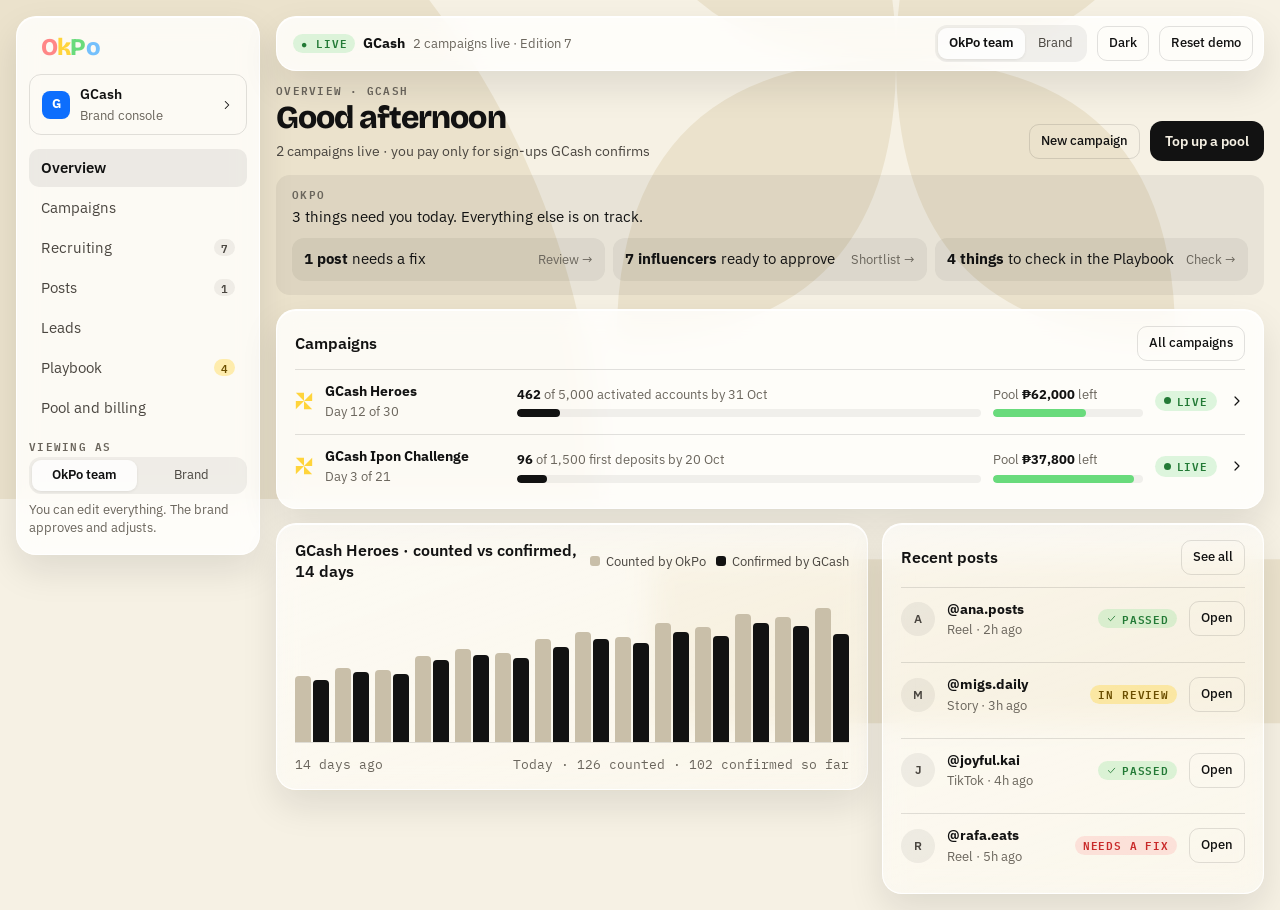
<file: prototypes/console.html>
<!doctype html><html><head><meta charset=utf8><meta name=viewport content="width=device-width,initial-scale=1,viewport-fit=cover"><style>:root{color-scheme:light;box-sizing:border-box;padding-top:env(safe-area-inset-top,0px);padding-bottom:env(safe-area-inset-bottom,0px)}html{scroll-padding-top:env(safe-area-inset-top,0px)}body{margin:0;padding:0;font:14px -apple-system,BlinkMacSystemFont,sans-serif;background:#faf9f5;color:#141413}img{max-width:100%}[hidden]:not([hidden=until-found i]){display:none!important}
/* how well I know the brand (console home, on load) */
.kn{padding:20px 22px;gap:14px}
.kn .top2{display:flex;align-items:flex-end;gap:24px;flex-wrap:wrap}
.kn .lvname{font:800 36px/1 var(--display);letter-spacing:-.03em}
.lvl{display:flex;flex-direction:column;gap:8px;flex:1;min-width:260px}
.lvl .segs{display:flex;gap:6px}.lvl .segs i{display:block;flex:1;height:12px;border-radius:99px;background:var(--soft);transition:background .5s var(--ease)}
.lvl .segs i.on{background:var(--ink)}
.lvl .names{display:flex;gap:6px}.lvl .names span{flex:1;font-size:12px;color:var(--mute)}.lvl .names span.cur{color:var(--ink);font-weight:600}
.kn .say2{padding:12px 14px;border-radius:14px;background:var(--soft);color:var(--body);font-size:14.5px;line-height:1.5}
.kn .hold{display:flex;align-items:center;gap:12px;padding:11px 0;border-top:1px solid var(--line)}
.kn .hold:first-child{border-top:0}
.kn .way{display:flex;align-items:center;gap:10px;padding:11px 14px;border-radius:14px;background:var(--soft);font-size:13.5px;color:var(--body)}
.fresh{display:flex;flex-direction:column;gap:6px;min-width:220px}
.fresh .bar{display:flex;height:6px;border-radius:99px;overflow:hidden;background:var(--soft)}
@media (max-width:700px){.kn .lvname{font-size:28px}.kn .hold{flex-wrap:wrap}}
</style></head><body>

<title>OkPo Brand Console</title>
<link rel="preconnect" href="https://fonts.googleapis.com">
<link rel="stylesheet" href="https://fonts.googleapis.com/css2?family=Bricolage+Grotesque:opsz,wght@12..96,700;12..96,800&family=IBM+Plex+Sans:wght@400;500;600&family=IBM+Plex+Mono:wght@500;600&display=swap">
<style>
/* Layout: a glass sidebar and a working area over the calm tone-on-tone ground. Every section shares one campaign state, so an action in one place updates the others. */
:root{
  --ground:#f6f1e4; --tone:#ebe2cc; --ink:#121212; --body:#4a4640; --mute:#6a655c; --line:rgba(18,18,18,.12);
  --glass-a:rgba(255,255,255,.66); --glass-b:rgba(255,255,255,.44); --glass-edge:rgba(255,255,255,.95); --glass-shadow:0 16px 36px rgba(18,18,18,.10);
  --glass-strong:rgba(255,255,255,.82); --soft:rgba(18,18,18,.06); --scrim:rgba(18,18,18,.28);
  --coral:#ff8787; --yellow:#ffd43b; --orange:#ffa94d; --green:#69db7c; --blue:#74c0fc; --purple:#b197fc;
  --l-green:#237a36;--l-purple:#6741d9; --l-coral:#c92a2a; --warn-bg:rgba(255,212,59,.38); --warn-ink:#6b4e00;
  --s-okpo:#c9bfa9; --s-gcash:#121212;
  --btn:#121212; --on-btn:#f6f1e4;
  --display:'Bricolage Grotesque',ui-sans-serif,system-ui,sans-serif;
  --text:'IBM Plex Sans',ui-sans-serif,system-ui,sans-serif;
  --mono:'IBM Plex Mono',ui-monospace,Menlo,monospace;
  --ease:cubic-bezier(.2,.8,.2,1);
}
/* Light first (settled 1 Oct): dark only when the person picks it. */
@media (prefers-color-scheme: dark){:root[data-theme="system-dark"]{
  --ground:#0f0f0f; --tone:#1c1b19; --ink:#ececec; --body:#b9bcc0; --mute:#8f949a; --line:rgba(255,255,255,.12);
  --glass-a:rgba(40,40,40,.7); --glass-b:rgba(18,18,18,.6); --glass-edge:rgba(255,255,255,.18); --glass-shadow:0 16px 36px rgba(0,0,0,.5);
  --glass-strong:rgba(32,32,32,.88); --soft:rgba(255,255,255,.07); --scrim:rgba(0,0,0,.55);
  --l-green:#69db7c;--l-purple:#b197fc; --l-coral:#ff8787; --warn-bg:rgba(255,212,59,.2); --warn-ink:#ffd43b;
  --s-okpo:#55524b; --s-gcash:#ececec; --btn:#ececec; --on-btn:#121212; color-scheme:dark}}
:root[data-theme="dark"]{
  --ground:#0f0f0f; --tone:#1c1b19; --ink:#ececec; --body:#b9bcc0; --mute:#8f949a; --line:rgba(255,255,255,.12);
  --glass-a:rgba(40,40,40,.7); --glass-b:rgba(18,18,18,.6); --glass-edge:rgba(255,255,255,.18); --glass-shadow:0 16px 36px rgba(0,0,0,.5);
  --glass-strong:rgba(32,32,32,.88); --soft:rgba(255,255,255,.07); --scrim:rgba(0,0,0,.55);
  --l-green:#69db7c;--l-purple:#b197fc; --l-coral:#ff8787; --warn-bg:rgba(255,212,59,.2); --warn-ink:#ffd43b;
  --s-okpo:#55524b; --s-gcash:#ececec; --btn:#ececec; --on-btn:#121212; color-scheme:dark}
*{box-sizing:border-box}
html,body{height:100%}
body{margin:0;background:var(--ground);color:var(--ink);font:400 14px/1.45 var(--text);-webkit-font-smoothing:antialiased}
button,input,textarea,select{font:inherit;color:inherit}
button{cursor:pointer}
button:disabled{cursor:not-allowed;opacity:.45}
:focus-visible{outline:2px solid var(--l-blue);outline-offset:2px;border-radius:8px}
.mono{font-family:var(--mono)}.num{font-variant-numeric:tabular-nums}
.label{font:600 10.5px/1 var(--mono);letter-spacing:.12em;text-transform:uppercase;color:var(--mute)}
.small{font-size:12.5px;color:var(--mute)}.sub{color:var(--body)}
.row{display:flex;align-items:center;gap:10px}.grow{flex:1;min-width:0}.spacer{flex:1}
.disp{font-family:var(--display);font-weight:800;letter-spacing:-.03em}
.wm{font-family:var(--display);font-weight:800;letter-spacing:-.035em;line-height:1;display:inline-flex}
.wm span:nth-child(1){color:var(--coral)}.wm span:nth-child(2){color:var(--yellow)}.wm span:nth-child(3){color:var(--green)}.wm span:nth-child(4){color:var(--blue)}
.glass{background:linear-gradient(160deg,var(--glass-a),var(--glass-b));-webkit-backdrop-filter:blur(14px) saturate(1.5);backdrop-filter:blur(14px) saturate(1.5);border:1px solid var(--glass-edge);box-shadow:inset 0 1px 0 var(--glass-edge),var(--glass-shadow);border-radius:20px}
.glass.strong{background:var(--glass-strong)}
.bg{position:fixed;inset:0;pointer-events:none;z-index:0;overflow:hidden}
.bg svg{position:absolute;display:block}

/* shell */
.app{position:relative;z-index:1;display:grid;grid-template-columns:244px minmax(0,1fr);gap:16px;padding:16px;min-height:100%}
.side{padding:18px 12px;display:flex;flex-direction:column;gap:14px;position:sticky;top:16px;align-self:start;max-height:calc(100vh - 32px)}
.brandsw{display:flex;align-items:center;gap:10px;padding:9px 12px;border:1px solid var(--line);border-radius:12px}
.gdot{width:28px;height:28px;border-radius:8px;background:#0d6efd;color:#fff;display:grid;place-items:center;font-weight:700;font-size:13px;flex:none}
.nav{display:flex;flex-direction:column;gap:2px}
.nav button{display:flex;align-items:center;gap:12px;border:0;background:transparent;border-radius:10px;height:38px;padding:0 12px;text-align:left;color:var(--body);transition:background .2s}
.nav button:hover{background:var(--soft)}
.nav button[aria-current="page"]{background:rgba(18,18,18,.07);color:var(--ink);font-weight:600}
:root[data-theme="dark"] .nav button[aria-current="page"]{background:rgba(255,255,255,.08)}
.nav button{font-size:15px}
.nav button .badge{margin-left:auto}
.hd .label svg{display:inline-block!important;vertical-align:-2px;margin-right:8px}
/* Playbook (DESIGN.md §10): the book in liquid glass, three part cards, detail one level down */
.pbtop{display:flex;align-items:center;gap:10px;flex-wrap:wrap}
.bookstage{position:relative;padding:24px 8px 28px;isolation:isolate}
.bookstage .behind{position:absolute;inset:0;z-index:-1;overflow:hidden;border-radius:22px;pointer-events:none}
.bookstage .behind svg{position:absolute}
.book{display:grid;grid-template-columns:minmax(0,.85fr) minmax(0,1.15fr);max-width:900px;margin:0 auto;min-height:280px}
.liquid{position:relative;overflow:hidden;background:rgba(255,255,255,.52);-webkit-backdrop-filter:blur(22px) saturate(1.75);backdrop-filter:blur(22px) saturate(1.75);box-shadow:inset 0 1px 0 rgba(255,255,255,.95),inset 0 -1px 0 rgba(255,255,255,.35),inset 1px 0 0 rgba(255,255,255,.55),inset -1px 0 0 rgba(255,255,255,.25),0 18px 40px rgba(18,18,18,.10);border-radius:6px 22px 22px 6px;padding:22px 28px;display:flex;flex-direction:column;gap:2px}
.liquid::before{content:"";position:absolute;inset:0;background:linear-gradient(135deg,rgba(255,255,255,.58) 0%,rgba(255,255,255,.09) 36%,rgba(255,255,255,0) 58%,rgba(255,255,255,.2) 100%);opacity:.7;pointer-events:none}
.liquid.cover{background:linear-gradient(160deg,rgba(13,110,253,.78),rgba(13,110,253,.58));color:#fff;border-radius:22px 6px 6px 22px;padding:28px;gap:12px}
.liquid.cover::before{opacity:1}
.liquid.cover::after{content:"";position:absolute;right:0;top:10px;bottom:10px;width:1px;background:rgba(255,255,255,.6)}
:root[data-theme="dark"] .liquid:not(.cover){background:rgba(40,40,40,.62);box-shadow:inset 0 1px 0 rgba(255,255,255,.18),0 18px 40px rgba(0,0,0,.5)}
.liquid>*{position:relative}
.book .bm2{width:48px;height:48px;border-radius:13px;background:rgba(255,255,255,.95);color:#0d6efd;display:grid;place-items:center;font:800 22px/1 var(--display)}
.book .ch{display:grid;grid-template-columns:30px minmax(0,1fr);gap:8px;padding:10px 0;border:0;border-top:1px solid var(--line);background:transparent;text-align:left;width:100%;color:inherit;cursor:pointer}
.book .ch:first-of-type{border-top:0}
.book .ch:hover b{text-decoration:underline;text-underline-offset:3px}
.book .ch b{display:block;font-size:14.5px}
.parts{display:grid;grid-template-columns:repeat(3,minmax(0,1fr));gap:14px}
.part{border:0;text-align:left;cursor:pointer;gap:10px;transition:transform .12s var(--ease)}
.part:active{transform:scale(.98)}
.part .ph{display:flex;align-items:center;gap:10px}
.part .ph b{font:800 22px/1 var(--display);letter-spacing:-.03em}
.okline{display:flex;flex-direction:column;gap:6px;padding:14px 16px;border-radius:14px;background:var(--soft);font-size:15px;line-height:1.5}
.okline .label{color:var(--mute)}
.pl{display:flex;align-items:flex-start;gap:12px;padding:10px 0;border-top:1px solid var(--line)}
.pl:first-child{border-top:0}
.pl details{flex:1;min-width:0}
.pl summary{list-style:none;cursor:pointer;display:flex;flex-direction:column;gap:3px}
.pl summary::-webkit-details-marker{display:none}
.pl summary .ex{font-size:13px;color:var(--mute)}
.pl .more{display:grid;grid-template-columns:110px minmax(0,1fr);gap:6px 10px;padding:10px 0 4px;font-size:13px}
.pl .more span:nth-child(odd){font:600 10.5px/1.6 var(--mono);letter-spacing:.08em;text-transform:uppercase;color:var(--mute)}
.pl details[open] summary b{text-decoration:underline;text-underline-offset:3px}
.okline .link,.small .link{border:0;background:none;padding:0;font:inherit;color:var(--ink);text-decoration:underline;text-underline-offset:3px;cursor:pointer;height:auto}
.rkind{display:flex;align-items:center;gap:10px;margin-top:6px}
.lvdet summary{cursor:pointer;list-style:none;display:flex;align-items:center;gap:10px;font-size:13.5px;color:var(--body)}
.lvdet summary::-webkit-details-marker{display:none}
.lvdet[open] summary{margin-bottom:12px}
.clash{display:flex;flex-direction:column;gap:8px;padding:14px 16px;border-radius:16px;background:rgba(255,212,59,.22)}
@media (max-width:860px){.parts{grid-template-columns:minmax(0,1fr)}.book{grid-template-columns:minmax(0,1fr)}.liquid,.liquid.cover{border-radius:20px}}
.nav button.sub{height:30px;padding-left:24px;font-size:13.5px}
.crumb{display:flex;align-items:center;gap:8px;flex-wrap:wrap;font-size:14px}
.crumb button{border:0;background:none;padding:2px 0;color:var(--body);cursor:pointer;font:inherit}
.crumb button[aria-current="page"]{color:var(--ink);font-weight:600}
.crumb .link{color:var(--ink);text-decoration:underline;text-underline-offset:3px}
.nav .badge{margin-left:auto}
.seg{display:inline-flex;gap:2px;padding:3px;border-radius:12px;background:var(--soft)}
.seg button{border:0;background:transparent;border-radius:9px;padding:6px 11px;font-size:13px;color:var(--body);transition:background .2s}
.seg button[aria-pressed="true"]{background:var(--glass-strong);color:var(--ink);font-weight:600;box-shadow:0 1px 3px rgba(0,0,0,.08)}
.main{display:flex;flex-direction:column;gap:14px;min-width:0}
.topbar{display:flex;align-items:center;gap:10px;flex-wrap:wrap;padding:8px 10px 8px 16px}
.view{display:flex;flex-direction:column;gap:14px;min-width:0}
.hd{display:flex;align-items:flex-end;gap:12px;flex-wrap:wrap}
.hd .t{flex:1;min-width:260px;display:flex;flex-direction:column;gap:6px}
.hd h1{margin:0;font:800 32px/1.05 var(--display);letter-spacing:-.03em;text-wrap:balance}
.btn{border:0;border-radius:12px;padding:10px 15px;font-weight:600;background:var(--btn);color:var(--on-btn);transition:transform .12s var(--ease),filter .2s}
.btn:active:not(:disabled){transform:scale(.97)}
.btn.y{background:var(--btn);color:var(--on-btn)}
.ghost{border:1px solid var(--line);background:transparent;border-radius:10px;padding:7px 11px;font-size:13px;font-weight:500;transition:background .2s}
.ghost:hover:not(:disabled){background:var(--soft)}
.card{padding:16px 18px;display:flex;flex-direction:column;gap:12px;min-width:0}
.card h3{margin:0;font:600 16px/1.3 var(--text)}
.g2{display:grid;grid-template-columns:minmax(0,1.55fr) minmax(0,1fr);gap:14px;align-items:start}
.g3{display:grid;grid-template-columns:repeat(3,minmax(0,1fr));gap:12px}
.g4{display:grid;grid-template-columns:repeat(4,minmax(0,1fr));gap:12px}
.g5{display:grid;grid-template-columns:repeat(5,minmax(0,1fr));gap:10px}
.kpi{padding:14px 16px;display:flex;flex-direction:column;gap:6px}
.kpi .v{font:800 30px/1 var(--display);letter-spacing:-.03em}
.meter{height:8px;border-radius:99px;background:var(--soft);overflow:hidden}
.meter i{display:block;height:100%;border-radius:99px;background:var(--ink);width:0;transition:width .8s var(--ease)}
.chip{display:inline-flex;align-items:center;gap:5px;font:600 10.5px/1 var(--mono);letter-spacing:.08em;padding:4px 8px;border-radius:99px;white-space:nowrap;text-transform:uppercase}
.chip.ok{background:rgba(105,219,124,.22);color:var(--l-green)}.chip.warn{background:var(--warn-bg);color:var(--warn-ink)}.chip.fix{background:rgba(255,135,135,.2);color:var(--l-coral)}.chip.n{background:var(--soft);color:var(--body)}
.cnt{font:600 11px/1 var(--mono);padding:3px 7px;border-radius:99px;background:var(--soft);color:var(--body)}
.cnt.warn{background:var(--warn-bg);color:var(--warn-ink)}
.pill{border:1px solid var(--line);border-radius:99px;padding:6px 12px;font-size:13px;background:transparent;transition:background .2s,color .2s}
.pill[aria-pressed="true"]{background:var(--ink);color:var(--ground);border-color:var(--ink)}
.li{display:flex;align-items:center;gap:12px;padding:11px 0;border-top:1px solid var(--line)}
.li:first-child{border-top:0}
.tbl{width:100%;border-collapse:collapse;font-size:13.5px}
.tbl th{text-align:left;font:600 10.5px/1 var(--mono);letter-spacing:.1em;text-transform:uppercase;color:var(--mute);padding:10px 8px;border-bottom:1px solid var(--line)}
.tbl td{padding:10px 8px;border-bottom:1px solid var(--line);vertical-align:middle}
.tbl .chip{white-space:normal;line-height:1.25;text-align:left}
.tbl tr.click{cursor:pointer;transition:background .15s}.tbl tr.click:hover td{background:var(--soft)}
.tablewrap{overflow-x:auto}
.av{width:34px;height:34px;border-radius:50%;background:var(--soft);display:grid;place-items:center;font-weight:600;font-size:12px;color:var(--body);flex:none}
.cbx{width:20px;height:20px;border-radius:6px;border:1.5px solid var(--mute);display:grid;place-items:center;background:transparent;padding:0;flex:none;transition:background .15s,border-color .15s}
.cbx[aria-checked="true"]{background:var(--ink);border-color:var(--ink);color:var(--ground)}
.cbx svg{transform:scale(0);transition:transform .2s cubic-bezier(.34,1.56,.64,1)}.cbx[aria-checked="true"] svg{transform:scale(1)}
.switch{width:40px;height:23px;border-radius:99px;border:0;background:var(--line);position:relative;flex:none;padding:0;transition:background .2s}
.switch::after{content:"";position:absolute;top:3px;left:3px;width:17px;height:17px;border-radius:50%;background:#fff;transition:left .22s cubic-bezier(.34,1.56,.64,1)}
.switch[aria-checked="true"]{background:var(--ink)}.switch[aria-checked="true"]::after{left:20px;background:var(--ground)}
.tok{display:inline-flex;align-items:center;gap:6px;border-radius:99px;padding:4px 6px 4px 11px;background:var(--soft);font-size:13px;animation:pop .25s cubic-bezier(.34,1.56,.64,1)}
.tok button{border:0;background:transparent;padding:2px;border-radius:50%;display:grid;place-items:center;color:var(--mute)}
.inp{border:1px solid var(--line);border-radius:12px;padding:6px 8px;background:var(--glass-strong);min-height:44px;display:flex;align-items:center;gap:6px;flex-wrap:wrap}
.inp input{border:0;background:transparent;outline:none;min-width:120px;flex:1;height:30px}
.field{display:flex;flex-direction:column;gap:6px}
.txt{border:1px solid var(--line);border-radius:12px;padding:0 12px;height:42px;background:var(--glass-strong);width:100%}
.src{display:inline-flex;align-items:center;gap:5px;font:500 11.5px/1 var(--mono);color:var(--mute)}
.srcc{display:inline-flex;align-items:center;gap:5px;font:600 10.5px/1 var(--mono);letter-spacing:.06em;padding:4px 8px;border-radius:99px;border:1px solid var(--line);white-space:nowrap}
.tag{display:inline-flex;align-items:center;gap:4px;font:600 10px/1 var(--mono);letter-spacing:.06em;padding:3px 6px;border-radius:6px;background:var(--soft);color:var(--body);text-transform:uppercase}
.kc{padding:14px 16px;display:flex;flex-direction:column;gap:8px;min-width:0;transition:transform .3s var(--ease)}
.kc p{margin:0}
.kc.flash{animation:flashk .7s var(--ease)}
@keyframes flashk{30%{box-shadow:0 0 0 3px var(--green),var(--glass-shadow);transform:scale(1.02)}}
@keyframes pop{from{transform:scale(.6);opacity:0}to{transform:none;opacity:1}}
@keyframes rise{from{opacity:0;transform:translateY(10px)}to{opacity:1;transform:none}}
.angle{display:flex;align-items:center;gap:12px;padding:10px 12px;border-radius:14px;background:var(--glass-strong);border:1px solid var(--line);cursor:grab;touch-action:none;user-select:none}
.angle.drag{box-shadow:0 18px 40px rgba(0,0,0,.18);cursor:grabbing;z-index:2;position:relative}
.angle input[type=range]{width:120px}
input[type=range]{accent-color:var(--ink)}
.bdot{width:7px;height:7px;border-radius:50%;flex:none;margin-top:7px;display:block}
.handle{color:var(--mute);display:grid;place-items:center}
.pv{border-radius:26px;border:1px solid var(--line);padding:14px;background:var(--glass-strong);display:flex;flex-direction:column;gap:8px}
.pv .line{animation:rise .35s var(--ease) both}
.why{display:flex;flex-direction:column;gap:6px;padding:10px 12px;border-radius:12px;background:var(--soft);font-size:12.5px}
.why .w{animation:rise .3s var(--ease) both}
.chat{display:flex;flex-direction:column;gap:12px;min-height:180px}
.bub{max-width:88%;padding:10px 13px;border-radius:16px;line-height:1.5;animation:rise .3s var(--ease)}
.bub.me{align-self:flex-end;background:var(--soft)}
.bub.ai{display:flex;gap:10px;padding:0;max-width:100%}
.dots{display:inline-flex;gap:4px;padding:10px 0}.dots i{width:7px;height:7px;border-radius:50%;background:var(--mute);animation:dot 1s infinite}
.dots i:nth-child(2){animation-delay:.15s}.dots i:nth-child(3){animation-delay:.3s}
@keyframes dot{0%,80%,100%{opacity:.25;transform:none}40%{opacity:1;transform:translateY(-3px)}}
.composer{display:flex;align-items:center;gap:8px;padding:5px 5px 5px 14px;border-radius:14px}
.composer input{border:0;background:transparent;outline:none;flex:1;min-width:0;height:36px}
.stepper{display:flex;align-items:center;gap:8px;flex-wrap:wrap;padding:12px 16px}
.step{display:flex;align-items:center;gap:8px;color:var(--mute);font-weight:500;border:0;background:transparent;padding:4px}
.step b{width:26px;height:26px;border-radius:50%;display:grid;place-items:center;border:1px solid var(--line);font:600 12px var(--mono);transition:background .25s,color .25s}
.step.on{color:var(--ink)}.step.on b{background:var(--ink);color:var(--ground);border-color:var(--ink)}
.step.done b{background:var(--green);border-color:var(--green);color:#121212}
.sline{flex:1;min-width:16px;height:2px;border-radius:2px;background:var(--line);overflow:hidden}.sline i{display:block;height:100%;width:0;background:var(--ink);transition:width .4s var(--ease)}
.opts{display:grid;grid-template-columns:repeat(3,1fr);gap:8px}
.opts button{border:1px solid var(--line);background:transparent;border-radius:14px;padding:12px 10px;display:flex;flex-direction:column;gap:3px;align-items:flex-start;text-align:left;transition:border-color .2s,box-shadow .2s}
.opts button[aria-pressed="true"]{border-color:var(--ink);box-shadow:inset 0 0 0 1px var(--ink)}
.ccard{border-radius:24px;overflow:hidden;border:1px solid var(--line);background:var(--glass-strong);display:flex;flex-direction:column}
.ccard .top{padding:18px;background:var(--tone);display:flex;flex-direction:column;gap:6px;position:relative;overflow:hidden}
.ccard .body{padding:16px 18px;display:flex;flex-direction:column;gap:10px}
.flipnum{display:inline-block;animation:pop .3s cubic-bezier(.34,1.56,.64,1)}
.kan{display:grid;grid-template-columns:repeat(5,minmax(160px,1fr));gap:10px;overflow-x:auto;padding-bottom:4px}
.col{display:flex;flex-direction:column;gap:8px;padding:12px;border-radius:16px;background:var(--soft);min-width:0}
.mini{padding:10px 12px;border-radius:12px;display:flex;align-items:center;gap:8px;font-size:13px;min-width:0;animation:rise .35s var(--ease) both}
.fun{display:grid;grid-template-columns:repeat(5,minmax(0,1fr));gap:10px}
.fun>div{padding:14px 16px;display:flex;flex-direction:column;gap:4px}
.fun .v{font:800 28px/1 var(--display);letter-spacing:-.03em}
.lg{display:inline-flex;align-items:center;gap:6px;font-size:12.5px;color:var(--body)}.lg i{width:10px;height:10px;border-radius:3px;display:inline-block}
.chartwrap{position:relative}
.chartwrap .tip{position:absolute;pointer-events:none;padding:8px 10px;border-radius:10px;font-size:12.5px;white-space:nowrap;transform:translate(-50%,-110%);opacity:0;transition:opacity .15s}
.bar-rect{transition:height .7s var(--ease),y .7s var(--ease)}
.tl{display:flex;flex-direction:column}
.tl .s{display:flex;gap:12px;align-items:flex-start;padding:9px 0;opacity:0;animation:rise .35s var(--ease) forwards}
.tl .d{width:12px;height:12px;border-radius:50%;background:var(--ink);margin-top:4px;flex:none}
.tl .d.off{background:transparent;border:2px solid var(--mute)}
.drawer{position:fixed;top:0;right:0;bottom:0;width:min(460px,100%);z-index:60;padding:22px;padding-top:calc(22px + env(safe-area-inset-top,0px));display:flex;flex-direction:column;gap:14px;border-radius:22px 0 0 22px;overflow:auto}
.scrim{position:fixed;inset:0;z-index:55;background:var(--scrim)}
.modal{position:fixed;left:50%;top:50%;transform:translate(-50%,-50%);z-index:60;width:min(480px,calc(100% - 32px));padding:22px;display:flex;flex-direction:column;gap:14px}
.toast{position:fixed;left:50%;bottom:calc(20px + env(safe-area-inset-bottom,0px));transform:translateX(-50%);z-index:70;padding:12px 16px;display:flex;align-items:center;gap:10px;max-width:calc(100% - 32px);animation:up .35s var(--ease)}
@keyframes up{from{opacity:0;transform:translate(-50%,16px)}to{opacity:1;transform:translateX(-50%)}}
.lock{display:inline-flex;align-items:center;gap:6px;font-size:12.5px;color:var(--mute)}
.ex{font:500 11px/1.3 var(--mono);color:var(--mute)}
.need{display:flex;align-items:center;gap:10px;padding:10px 12px;border-radius:12px;background:var(--soft);border:0;text-align:left;flex:1;min-width:220px;transition:background .2s}
.need:hover{background:var(--line)}
.bars{display:flex;align-items:flex-end;gap:6px;height:150px;border-bottom:1px solid var(--line)}
.bars .d{flex:1;display:flex;gap:2px;align-items:flex-end;height:100%}
.bars .d i{flex:1;border-radius:4px 4px 0 0;display:block;height:0;transition:height .8s var(--ease)}
.ladder{display:flex;flex-direction:column;gap:6px;position:relative}
.rung{display:flex;align-items:center;gap:10px;padding:10px 12px;border-radius:12px;background:var(--soft);transition:box-shadow .3s,background .3s}
.rung.on{background:var(--glass-strong);box-shadow:inset 0 0 0 1.5px var(--ink)}
.rung .mono{width:14px}
.camp{text-align:left;cursor:pointer;transition:transform .25s var(--ease),box-shadow .25s}.camp:hover{transform:translateY(-3px)}
.li.changed{background:linear-gradient(90deg,var(--warn-bg),transparent 70%);border-radius:10px;padding-left:8px;padding-right:8px}
.li.flip{animation:flipin .5s var(--ease)}@keyframes flipin{0%{transform:rotateX(70deg);opacity:.3}100%{transform:none;opacity:1}}
.gerr{color:var(--l-coral);font-size:12.5px}
.scan{width:44px;height:6px;border-radius:99px;background:linear-gradient(90deg,var(--soft) 0%,var(--ink) 50%,var(--soft) 100%);background-size:220% 100%;animation:scan 1.1s linear infinite;flex:none}
@keyframes scan{from{background-position:120% 0}to{background-position:-120% 0}}
.drop-z{display:flex;flex-direction:column;align-items:center;gap:6px;padding:20px;border:1.5px dashed var(--line);border-radius:14px;cursor:pointer;text-align:center;color:var(--body);transition:background .2s,border-color .2s}
.drop-z:hover,.drop-z.over{background:var(--soft);border-color:var(--mute)}
.bmenu{position:fixed;z-index:80;padding:6px;display:flex;flex-direction:column;gap:2px;border-radius:14px}
.bmenu button{display:flex;align-items:center;gap:10px;border:0;background:transparent;border-radius:10px;padding:8px;text-align:left;font-size:13px;line-height:1.3}
.bmenu button:hover{background:var(--soft)}.bmenu hr{border:0;border-top:1px solid var(--line);margin:4px 0;width:100%}
.nbflow{animation:rise .35s var(--ease) both}
button.brandsw{width:100%;background:transparent;text-align:left;transition:background .2s}button.brandsw:hover{background:var(--soft)}
.col .kc{background:var(--glass-strong)}
.step:disabled{opacity:.4}
select.txt{appearance:auto}
.plan{border:1px solid var(--line);border-radius:14px;padding:14px 16px;display:flex;flex-direction:column;gap:6px;background:transparent;text-align:left}
.plan[aria-pressed="true"]{border-color:var(--ink);box-shadow:inset 0 0 0 1px var(--ink);background:var(--glass-strong)}

.st{display:inline-flex;align-items:center;gap:6px;font:600 10.5px/1 var(--mono);letter-spacing:.08em;padding:5px 9px;border-radius:99px;text-transform:uppercase;white-space:nowrap}
.st i{width:7px;height:7px;border-radius:50%;display:block}
.st.live{background:rgba(105,219,124,.22);color:var(--l-green)}.st.live i{background:var(--l-green)}
.st.wait{background:var(--warn-bg);color:var(--warn-ink)}.st.wait i{background:var(--warn-ink)}
.st.draft{background:var(--soft);color:var(--body)}.st.draft i{border:1.5px solid var(--body);background:transparent}
.st.paused{background:rgba(116,192,252,.22);color:#1864ab}.st.paused i{background:#1864ab}
.st.ended{background:var(--soft);color:var(--mute)}.st.ended i{background:var(--mute)}
:root[data-theme="dark"] .st.paused{color:#74c0fc}:root[data-theme="dark"] .st.paused i{background:#74c0fc}
.outbar{display:flex;align-items:center;gap:14px;flex-wrap:wrap;padding:12px 16px}
.outbar .q{display:flex;flex-direction:column;gap:2px;min-width:0}
.scopes{display:inline-flex;gap:4px;flex-wrap:wrap}
.sctag{display:inline-flex;align-items:center;gap:5px;font:600 10px/1 var(--mono);letter-spacing:.06em;padding:4px 7px;border-radius:6px;text-transform:uppercase;background:var(--soft);color:var(--body);border:0}
.sctag.camp{background:rgba(116,192,252,.22);color:#1864ab}
:root[data-theme="dark"] .sctag.camp{color:#74c0fc}
.vlist .li{font-size:13px}
.kv2{display:grid;grid-template-columns:110px minmax(0,1fr);gap:7px 12px;font-size:13.5px}.kv2 span:nth-child(odd){font:600 10.5px/1.6 var(--mono);letter-spacing:.08em;text-transform:uppercase;color:var(--mute)}
.qmini{display:grid;grid-template-columns:110px minmax(0,1fr) 30px;gap:8px;align-items:center;font-size:12.5px;color:var(--body)}
@media (max-width:1100px){.g2{grid-template-columns:minmax(0,1fr)}.g4,.g5,.fun{grid-template-columns:repeat(2,minmax(0,1fr))}.g3{grid-template-columns:repeat(2,minmax(0,1fr))}}
@media (max-width:860px){.app{grid-template-columns:minmax(0,1fr)}.side{position:static;max-height:none}.nav{flex-direction:row;overflow-x:auto}.nav button{white-space:nowrap}.nav button.sub{padding-left:12px}.side .rolebox{display:none!important}}
@media (max-width:700px){.g2,.g3,.g4,.g5,.fun{grid-template-columns:minmax(0,1fr)!important}.seg .chip,.chip{white-space:nowrap}.main .seg{overflow-x:auto;max-width:100%}.main .seg button{white-space:nowrap;flex:none}.topbar{flex-wrap:wrap}}
@media (max-width:560px){.g3,.g4,.opts{grid-template-columns:minmax(0,1fr)}.hd h1{font-size:26px}.app{padding:10px}}
@media (prefers-reduced-motion:reduce){*,*::before,*::after{animation-duration:.01ms!important;transition-duration:.01ms!important}}
</style>

<div class="bg" id="bg" aria-hidden="true"></div>
<div class="app">
  <aside class="side glass strong" aria-label="Brand console">
    <div style="padding:0 12px"><span class="wm" style="font-size:24px" role="img" aria-label="OkPo"><span>O</span><span>k</span><span>P</span><span>o</span></span></div>
    <button type="button" class="brandsw" id="brandBtn" aria-haspopup="menu"><span class="gdot">G</span><span class="grow"><b style="display:block;font-weight:600">GCash</b><span class="small">Brand console</span></span></button>
    <nav class="nav" id="nav"></nav>
    <div class="rolebox" style="margin-top:auto;display:flex;flex-direction:column;gap:6px">
      <span class="label">Viewing as</span>
      <div class="seg" role="group" aria-label="Role" style="display:flex"><button type="button" id="roleTeam" style="flex:1">OkPo team</button><button type="button" id="roleBrand" style="flex:1">Brand</button></div>
      <span class="small" id="roleNote"></span>
    </div>
  </aside>
  <main class="main">
    <div class="topbar glass strong">
      <span class="row" style="gap:8px"><span class="chip ok" id="liveChip">● Live</span><b id="campName">GCash Heroes</b><span class="small" id="dayLine">Day 12 of 30</span></span>
      <span class="spacer"></span>
      <div class="seg" role="group" aria-label="Role" id="roleMobile"><button type="button" data-role="team">OkPo team</button><button type="button" data-role="brand">Brand</button></div>
      <button class="ghost" type="button" id="skipBtn" data-act="skip12" hidden>Skip to day 12</button>
      <button class="ghost" type="button" id="themeBtn">Dark</button>
      <button class="ghost" type="button" id="resetBtn">Reset demo</button>
    </div>
    <section class="view" id="view" aria-live="polite"></section>
  </main>
</div>
<div id="layer"></div>

<script>
(function(){
const $=(s,r=document)=>r.querySelector(s), $$=(s,r=document)=>[...r.querySelectorAll(s)];
const esc=s=>String(s).replace(/[&<>"]/g,c=>({'&':'&amp;','<':'&lt;','>':'&gt;','"':'&quot;'}[c]));
const RM=matchMedia('(prefers-reduced-motion: reduce)').matches;
const peso=n=>'₱'+Math.round(n).toLocaleString('en-PH');
const fmt=n=>Math.round(n).toLocaleString('en-PH');

/* shapes */
const P={frame:'<path d="M0 0H100V100H0Z M27 27V73H73V27Z" fill-rule="evenodd" fill="C"/>',quarter:'<path d="M0 100 L0 0 A100 100 0 0 1 100 100 Z" fill="C"/>',diamond:'<path d="M50 0L100 50L50 100L0 50Z M50 28L72 50L50 72L28 50Z" fill-rule="evenodd" fill="C"/>',half:'<path d="M0 100 A50 50 0 0 1 100 100 Z" fill="C"/><rect width="100" height="22" fill="C"/>',pin:'<path d="M0 0 L50 0 L50 50 Z M100 0 L100 50 L50 50 Z M100 100 L50 100 L50 50 Z M0 100 L0 50 L50 50 Z" fill="C"/>',petal:'<path d="M50 50 Q50 2 98 2 Q98 50 50 50 Z M50 50 Q98 50 98 98 Q50 98 50 50 Z M50 50 Q50 98 2 98 Q2 50 50 50 Z M50 50 Q2 50 2 2 Q50 2 50 50 Z" fill="C"/>'};
/* the shape map (DESIGN.md §6): Facts half blue, Voice petal purple, Rules diamond coral, Missions pin yellow, Money quarter green; the rest is ink */
P.speech='<path d="M0 100 V30 Q0 0 30 0 H70 Q100 0 100 30 V70 Q100 100 70 100 Z" fill="C"/>';
const COL={half:'var(--blue)',petal:'var(--purple)',diamond:'var(--coral)',pin:'var(--yellow)',quarter:'var(--green)',frame:'var(--ink)',speech:'var(--ink)'};
function tile(k,s=14,outline){let b=P[k];b=outline?b.replace(/fill="C"/g,`style="fill:none;stroke:${outline};stroke-width:9"`).replace('fill-rule="evenodd" ',''):b.replace(/fill="C"/g,`style="fill:${COL[k]}"`);return `<svg width="${s}" height="${s}" viewBox="-5 -5 110 110" aria-hidden="true" style="flex:none;display:block">${b}</svg>`}
const IC={x:'<path d="M6 6l12 12M18 6L6 18"/>',check:'<path d="M5 12l5 5 9-10"/>',grip:'<path d="M9 6h.01M15 6h.01M9 12h.01M15 12h.01M9 18h.01M15 18h.01"/>',doc:'<path d="M6 3h8l4 4v14H6z"/><path d="M14 3v4h4"/>',link:'<path d="M10 14a4 4 0 005.7 0l3-3a4 4 0 00-5.7-5.7l-1 1"/><path d="M14 10a4 4 0 00-5.7 0l-3 3a4 4 0 005.7 5.7l1-1"/>',up:'<path d="M12 19V5M5 12l7-7 7 7"/>',lock:'<rect x="5" y="11" width="14" height="9" rx="2"/><path d="M8 11V8a4 4 0 018 0v3"/>',arrow:'<path d="M5 12h14M13 6l6 6-6 6"/>',play:'<path d="M7 5l12 7-12 7z"/>',chev:'<path d="M9 6l6 6-6 6"/>'};
const ic=(k,s=16)=>`<svg width="${s}" height="${s}" viewBox="0 0 24 24" fill="none" stroke="currentColor" stroke-width="1.8" stroke-linecap="round" stroke-linejoin="round" aria-hidden="true" style="flex:none;display:block">${IC[k]}</svg>`;
$('#bg').innerHTML=[['quarter','left:-260px;top:-360px;width:900px;height:900px'],['petal','left:45vw;top:-260px;width:640px;height:640px'],['half','left:48vw;top:58vh;width:820px;height:820px']].map(([k,st])=>`<svg viewBox="-5 -5 110 110" style="${st}">${P[k].replace(/fill="C"/g,'style="fill:var(--tone)"')}</svg>`).join('');

/* ---------- state ---------- */
const FRESH=()=>({role:'team',view:'overview',ctx:'home',
 c:{goal:5000,activated:462,leads:1284,confirmed:1196,visits:24610,pool:62000,poolTotal:100000,cap:120,cpa:82,reviewer:'ai',post:40,act:12},
 wiz:{step:0,name:'GCash Heroes · Wave 2',goal:3000,post:40,act:12,pool:50000,cap:120,reviewer:'ai',ends:'2026-11-30',hook:'Libre mag-join. 5 minutes on the GCash app.'},
 rec:{approvals:24,auto:false,tab:'all',sources:{earners:true,open:true,invite:true},
  followers:['First-time savers','Small sellers','Students, 18 to 22','First-jobbers','Visayas'],topics:['Budget tips','Student life','Food'],nos:['Active deal with another e-wallet','Gambling content','Under 18'],
  cands:[{h:'@ana.posts',av:'AR',s:'OkPo earner',t:'Food and budget · QC',m:92,p:96,a:2.1,pick:true},{h:'@jolo.eats.cebu',av:'JL',s:'Open call',t:'Student food · Cebu',m:88,pick:true,flag:'New to OkPo'},{h:'@joyful.kai',av:'KS',s:'OkPo earner',t:'Tech on a budget',m:81,p:91,a:1.7,pick:true},{h:'@mika.vlogs',av:'MV',s:'Invited',t:'Campus life · Iloilo',m:84,pick:false,flag:'Waiting to accept'},{h:'@rhea.budget',av:'RB',s:'Open call',t:'Ipon tips · Davao',m:79,pick:true},{h:'@tito.gains',av:'TG',s:'Open call',t:'Crypto and loans',m:41,pick:false,flag:'Hard no: loan promos'},{h:'@bea.saves',av:'BT',s:'OkPo earner',t:'Budget · Bacolod',m:86,p:88,a:1.9,pick:true},{h:'@cebu.sisters',av:'CS',s:'Invited',t:'Family and home · Cebu',m:83,pick:false,flag:'Waiting to accept'},{h:'@nico.ph',av:'NP',s:'Open call',t:'Gaming on a budget',m:74,pick:true},{h:'@lia.cooks',av:'LC',s:'OkPo earner',t:'Food · Makati',m:77,p:90,a:1.6,pick:true}],
  pipe:{Suggested:142,Invited:9,Joined:18,'First post passed':11,Earning:248},joinedNames:['@bea.saves','@nico.ph']},
 posts:[{h:'@ana.posts',t:'Reel',ago:'2h',s:'pass',leads:31,why:['Shows the sign-up in 14 seconds','Says it’s free to join','#GCashHeroes and Paid partnership on']},{h:'@migs.daily',t:'Story',ago:'3h',s:'review',leads:0,why:['Checking the caption and tags']},{h:'@joyful.kai',t:'TikTok',ago:'4h',s:'pass',leads:18,why:['Shows the sign-up','Tags present']},{h:'@rafa.eats',t:'Reel',ago:'5h',s:'fix',leads:0,why:['Says “sure approval” (not allowed)','Paid partnership is off']},{h:'@bea.saves',t:'Reel',ago:'6h',s:'pass',leads:12,why:['Shows the sign-up','Says it’s free to join']}],
 know:[{g:'Campaign facts',t:'Joining GCash Heroes is free. No fees to sign up or to stay in.',src:'Heroes deck, slide 4',st:'ok',n:'Checked by Marga, 28 Sep'},{g:'Campaign facts',t:'Promo: ₱50 welcome credit for new verified users.',src:'Heroes deck, slide 9',st:'exp',n:'Ends 31 Oct. The AI stops saying it after.'},{g:'Compliance',t:'[Approved wording for fees and interest. To confirm with GCash compliance.]',src:'Waiting on compliance',st:'need',n:'Needs a check before publishing'},{g:'Products and offers',t:'Sign-up needs a mobile number and one valid ID. Takes about 5 minutes.',src:'gcash.com/help',st:'ok',n:'Checked by Marga, 28 Sep'},{g:'Audience',t:'First target: students and first-jobbers in Visayas, 18 to 26.',src:'Heroes deck, slide 2',st:'need',n:'The deck says 18 to 24'},{g:'Voice',t:'Warm, short, Taglish. Two or three sentences. Say “po” when the other person does.',src:'Voice guide, p.2',st:'ok',n:'Checked by Marga, 28 Sep'},{g:'Don’t say',t:'Never promise approval, loan amounts or dates the brief doesn’t state.',src:'Voice guide, p.6',st:'ok',n:'Checked by Marga, 28 Sep'},{g:'Don’t say',t:'Don’t name competitors or compare fees with other wallets.',src:'Voice guide, p.6',st:'need',n:'Needs a check'},{g:'Products and offers',t:'Send money to any bank from the app. [Fee wording to confirm.]',src:'gcash.com',st:'need',n:'Needs a check'},
  {g:'Company',t:'An e-wallet for sending, paying and saving, from your phone.',src:'gcash.com',st:'ok',n:'Confirmed at onboarding'},
  {g:'Products and offers',t:'Pay bills to over 1,000 billers in the app.',src:'gcash.com',st:'ok',n:'Sourced, read at onboarding'},
  {g:'Products and offers',t:'GSave: savings with partner banks, from ₱1.',src:'gcash.com/gsave',st:'ok',n:'Sourced, read at onboarding'},
  {g:'Products and offers',t:'Cash in at partner stores and banks.',src:'gcash.com',st:'ok',n:'Sourced, read at onboarding'},
  {g:'Products and offers',t:'GCredit: for verified users 21 and up.',src:'gcash.com/gcredit',st:'ok',n:'Confirmed at onboarding (sensitive)'},
  {g:'Products and offers',t:'QR payments for small sellers and sari-sari stores.',src:'gcash.com/business',st:'ok',n:'Sourced, read at onboarding'},
  {g:'Audience',t:'Who buys: sari-sari store owners, then first-time users.',src:'gcash.com',st:'ok',n:'Confirmed at onboarding'},
  {g:'Audience',t:'Who we want more of: first-time savers and small sellers.',src:'Picked at onboarding',st:'ok',n:'Confirmed at onboarding'},
  {g:'Company',t:'Available on iOS and Android.',src:'App Store listing',st:'ok',n:'Sourced, read at onboarding'},
  {g:'Company',t:'Support in the app, under Help.',src:'gcash.com/help',st:'ok',n:'Sourced, read at onboarding'}],
 kfilter:'All',
 angles:[{n:'Free to join',d:'Leads with “libre”, no fees',p:45},{n:'Five-minute sign-up',d:'Show the whole sign-up on screen',p:30},{n:'Send money home',d:'For students with family in the province',p:25}],
 sugg:[{id:4,w:'Starters',t:'Make “Taglish captions first” a starting talking point',d:'It won in GCash Heroes (1.8% vs 1.3%) and in Ipon Challenge. Both campaigns would start from it.'},{id:1,w:'Talking points · GCash Heroes',t:'Move “Free to join” to 60% of missions',d:'Over 3 weeks it activates twice as often.'},{id:2,w:'Facts',t:'Add a fact: Facebook Reels count, with the same tags',d:'Asked 34 times. [Confirm with GCash first.]'},{id:3,w:'Talking points · GCash Heroes',t:'Pause “Send money home” for students',d:'Lowest activation for 18 to 22. Keep it for first-jobbers.'}],
 gaps:[{q:'Pwede ba sa Facebook Reels?',n:34,w:'influencers'},{q:'Kailan lalabas ang bayad?',n:21,w:'influencers'},{q:'Paano kung wala akong ID?',n:18,w:'followers'},{q:'May cashback ba?',n:9,w:'followers'}],
 test:{inf:[],fol:[]},
 leadFilter:'All',
 leads:[{id:'#L-48221',h:'@ana.posts',s:'Confirmed',d:'Tapped Heroes, then Ipon · credited to Ipon',two:1},{id:'#L-48213',h:'@ana.posts',s:'Confirmed',d:'Activated · paid Fri'},{id:'#L-48207',h:'@joyful.kai',s:'Waiting for GCash',d:'Signed up 2h ago'},{id:'#L-48199',h:'@ana.posts',s:'Didn’t count',d:'Already had GCash'},{id:'#L-48188',h:'@bea.saves',s:'Confirmed',d:'Not activated yet'},{id:'#L-48170',h:'@migs.daily',s:'Didn’t count',d:'After the window'},{id:'#L-48166',h:'@rhea.budget',s:'Waiting for GCash',d:'Signed up 5h ago'}],
 postFilter:'all',published:'today, 9:12 AM',dirty:false});
let S;try{S=JSON.parse(localStorage.getItem('okpo-console5')||'null')}catch(e){S=null}
if(!S||!S.rec||!S.wiz)S=FRESH();
const save=()=>{try{localStorage.setItem('okpo-console5',JSON.stringify(S))}catch(e){}};
const team=()=>S.role==='team';

/* ---------- helpers ---------- */
function toast(html){const t=document.createElement('div');t.className='toast glass strong';t.setAttribute('role','status');t.innerHTML=html;$('#layer').appendChild(t);setTimeout(()=>{if(RM){t.remove();return}t.animate([{opacity:1},{opacity:0,transform:'translate(-50%,12px)'}],{duration:220}).finished.then(()=>t.remove())},3200)}
function countUps(root){$$('[data-count]',root).forEach(el=>{const to=+el.dataset.count,from=+(el.dataset.from||0),pre=el.dataset.pre||'',suf=el.dataset.suf||'';const f=v=>pre+fmt(v)+suf;if(RM||from===to){el.textContent=f(to);return}const t0=performance.now(),D=900;(function st(t){const p=Math.min(1,(t-t0)/D),e=1-Math.pow(1-p,3);el.textContent=f(from+(to-from)*e);if(p<1)requestAnimationFrame(st)})(t0)})}
function grow(root){requestAnimationFrame(()=>requestAnimationFrame(()=>{$$('[data-w]',root).forEach(el=>el.style.width=el.dataset.w);$$('[data-h]',root).forEach(el=>el.style.height=el.dataset.h)}))}
function lockNote(){return team()?'':`<span class="lock">${ic('lock',14)}The OkPo team edits this. You can approve and adjust.</span>`}
const dis=()=>team()?'':'disabled';
function head(eyebrow,title,sub,right=''){return `<div class="hd"><div class="t"><span class="label">${eyebrow}</span><h1>${title}</h1><span class="sub">${sub}</span></div>${right}</div>`}
let lastView=null;
function render(opts={}){
  ensureDir();renderNav();paintRole();paintBrandBtn();
  const v=$('#view');const html=(S.day1&&S.view!=='context')?dayOneView():VIEWS[S.view]();
  const vk=S.view+(S.view==='context'?S.ctx:'')+(S.view==='newbrand'&&S.nb?S.nb.step+(S.nb.published?'p':''):'')+(S.view==='campaigns'?S.cview:'');const changed=lastView!==vk;
  v.innerHTML=html;
  if(changed&&!RM&&!opts.quiet){v.animate([{opacity:0,transform:'translateY(12px)'},{opacity:1,transform:'none'}],{duration:320,easing:'cubic-bezier(.2,.8,.2,1)'});window.scrollTo({top:0})}
  lastView=vk;
  if(changed||opts.anim){countUps(v);grow(v)}else{$$('[data-count]',v).forEach(el=>{el.textContent=(el.dataset.pre||'')+fmt(+el.dataset.count)+(el.dataset.suf||'')});$$('[data-w]',v).forEach(el=>{el.style.transition='none';el.style.width=el.dataset.w});$$('[data-h]',v).forEach(el=>{el.style.transition='none';el.style.height=el.dataset.h})}
  AFTER[S.view]&&AFTER[S.view](v);
  document.body.className='v-'+S.view;
  save();
}

/* ---------- nav ---------- */
const NAV=[['overview','Overview'],['campaigns','Campaigns'],['recruiting','Recruiting'],['posts','Posts'],['leads','Leads'],['context','Playbook'],['pool','Pool and billing']];
function renderNav(){
  if(S.view==='newbrand'){renderNavNB();return}
  const needKnow=toCheck().total,fix=S.day1?0:S.posts.filter(p=>p.s==='fix').length;
  $('#nav').innerHTML=NAV.map(([id,l])=>{const on=S.view===id;let badge='';
    if(id==='posts'&&fix)badge=`<span class="badge cnt">${fix}</span>`;
    if(id==='recruiting'&&!S.day1){const n=S.rec.cands.filter(c=>c.pick).length;if(n)badge=`<span class="badge cnt">${n}</span>`}
    if(id==='context'&&needKnow)badge=`<span class="badge cnt warn">${needKnow}</span>`;
    let h=`<button type="button" data-nav="${id}" ${on&&!(id==='context'&&S.ctx!=='home')?'aria-current="page"':''}><span>${l}</span>${badge}</button>`;
    if(id==='context'&&on)h+=[['facts','Facts'],['voice','Voice'],['rules','Rules'],['test','Try it']].map(([t,l])=>`<button type="button" class="sub" data-ctx="${t}" ${S.ctx===t?'aria-current="page"':''}>${l}</button>`).join('');
    if(id==='campaigns'&&on&&!S.day1)h+=Object.keys(CAMPS).map(c=>`<button type="button" class="sub" data-cv="${c}" ${S.cview===c?'aria-current="page"':''}>${CAMPS[c].name}${S.clash[c]&&!S.clash[c].done?' <span class="badge cnt warn">1</span>':''}</button>`).join('');
    return h}).join('');
}
function paintRole(){
  $('#roleTeam').setAttribute('aria-pressed',String(team()));$('#roleBrand').setAttribute('aria-pressed',String(!team()));
  $$('#roleMobile button').forEach(b=>b.setAttribute('aria-pressed',String(b.dataset.role===S.role)));
  $('#roleNote').textContent=team()?'You can edit everything. The brand approves and adjusts.':'You approve and adjust. Setup and edits stay with the OkPo team.';
}


/* ---------- brand direction and campaign aim ---------- */
const CAMPS={heroes:{name:'GCash Heroes',short:'Heroes'},save:{name:'GCash Ipon Challenge',short:'Ipon Challenge'}};
function ensureDir(){
 if(!S.dir)S.dir={defaults:[{id:'d1',k:'content',n:'Point people to the app',t:'Every post ends in the GCash app sign-up, not the website.'},{id:'d2',k:'content',n:'Show the real screen',t:'Record the actual app. No slides or stock video.'},{id:'d3',k:'setup',n:'Starting rewards',t:'₱40 per passed post, ₱12 per activated sign-up.'},{id:'d5',k:'setup',n:'Who checks posts',t:'The AI checks every post; unclear ones go to the OkPo team.'},{id:'d6',k:'setup',n:'Cap per activation',t:'₱120. Nothing above this is paid for one activation.'}],
  guards:['Never lead with loans or credit.','Never compare fees with other wallets.','One campaign per post. No mixing two campaigns in one caption.']};
 if(!S.saveAngles)S.saveAngles=[{n:'Start with ₱50',d:'Show a first deposit, start to finish',p:50},{n:'Goals for students',d:'Saving for a phone, a trip or tuition',p:30},{n:'Watch it grow',d:'Open the app a week later',p:20}];
 if(!S.save)S.save={day:'Day 3 of 21',target:1500,done:96,by:'20 Oct',pool:40000,poolLeft:37800,cap:80};
 if(!S.ovr)S.ovr={heroes:{},save:{d3:'₱25 per passed post, ₱10 per first deposit of ₱50 or more.'}};
 if(!S.cview)S.cview='list';if(!S.testCamp)S.testCamp='heroes';if(['aim','direction','know'].includes(S.ctx))S.ctx='home';
 if(!S.voice)S.voice=[{t:'Warm Taglish, short lines',d:'Two or three sentences. Say “po” when the other person does.',ex:'“Libre lang mag-join, mga 5 minuto.”',src:'Voice guide, p.2',st:'ok',n:'Checked by Marga, 28 Sep'},{t:'A friend who’s good with money',d:'Practical and kind. Never preachy, no jargon.',ex:'“Ganito ako nag-iipon, sana makatulong.”',src:'Voice guide, p.3',st:'ok',n:'Checked by Marga, 28 Sep'},{g:'look',t:'Real, not polished',d:'The actual app on screen, real people, daylight.',ex:'A screen recording, not a slide.',src:'gcash.com/about · read by OkPo',st:'need',n:'From the website. Confirm it’s still how you want to sound.'},{g:'look',t:'Blue and white, bright daylight',d:'GCash blue on white. Shot outside or by a window, never in a dark room.',ex:'A Reel filmed at a sari-sari store counter at noon.',src:'Brand guide, p.11',st:'ok',n:'Checked by Marga, 28 Sep'}];
 if(!S.clash)S.clash={};
 S.dir.defaults.forEach(d=>{if(!d.k)d.k=d.id==='d3'?'setup':'content'});
 if(!S.dir.defaults.some(d=>d.id==='d5'))S.dir.defaults.push({id:'d5',k:'setup',n:'Who checks posts',t:'The AI checks every post; unclear ones go to the OkPo team.'},{id:'d6',k:'setup',n:'Cap per activation',t:'₱120. Nothing above this is paid for one activation.'});
 S.know.forEach(k=>{if(!k.sc)k.sc=/GCash Heroes|welcome credit/.test(k.t)?'heroes':'brand'});
 if(!S.know.some(k=>k.sc==='save'))S.know.splice(2,0,{g:'Campaign facts',t:'Ipon Challenge: a first deposit of ₱50 or more into GSave counts. No minimum after that.',src:'Ipon brief, p.1',st:'ok',n:'Checked by Marga, 29 Sep',sc:'save'});
 if(!S.kscope)S.kscope='all';
 if(!S.rules)S.rules=RULES0();if(!S.rsel)S.rsel='R-03';if(!S.rf)S.rf='all';
 S.posts.forEach(p=>{if(!p.q)Object.assign(p,POSTQ[p.h]||{})});
 if(!S.status)S.status={heroes:'live',save:'live'};
 if(!S.pend)S.pend=[];
 if(!S.versions)S.versions=[{v:7,when:'today, 9:12 AM',by:'Marga · OkPo team',what:'Facts: 2 checked. Heroes talking points: “Free to join” first.'},{v:6,when:'Mon, 9:40 AM',by:'Marga · OkPo team',what:'Ipon Challenge built on Edition 6.'},{v:5,when:'Fri, 4:05 PM',by:'Jen · GCash',what:'Approved: Ipon rewards ₱25 per post, ₱10 per first deposit.'}];
}
/* brand context v2: rules (QA) and facts */
const RULES0=()=>[
 {id:'R-01',k:'always',t:'Turn on Paid partnership',ty:'Must',sev:'fix',sc:'platform',look:'Post settings',ap:'Posts',src:'OkPo, every brand',pass:'Paid partnership label is on.',fail:'Label is off.',st:'ok'},
 {id:'R-02',k:'always',t:'Say it’s paid, in words or with the label',ty:'Must',sev:'fail',sc:'platform',look:'Caption, spoken words',ap:'Posts',src:'OkPo, every brand',pass:'“Paid partnership with GCash.”',fail:'No mention, label off.',st:'ok'},
 {id:'R-03',k:'never',t:'Promise approval, loan amounts or dates',ty:'Must not',sev:'fail',sc:'brand',look:'Spoken words, caption, on-screen text',ap:'Posts, coach, Ask AI',src:'Voice guide, p.6',pass:'“Libre mag-join, mga 5 minuto lang.”',fail:'“Sure approval ’to, promise!”',st:'ok'},
 {id:'R-04',k:'never',t:'Compare fees with other wallets',ty:'Must not',sev:'fail',sc:'brand',look:'Spoken words, caption',ap:'Posts, coach, Ask AI',src:'Voice guide, p.6',pass:'“Send to any bank from the app.”',fail:'“Mas mura pa kaysa sa iba!”',st:'ok'},
 {id:'R-05',k:'always',t:'Show the real GCash app, not slides or screenshots',ty:'Must',sev:'fix',sc:'brand',look:'On screen',ap:'Posts',src:'Brand guide, p.4',pass:'Screen recording of the app.',fail:'A still screenshot.',st:'ok'},
 {id:'R-06',k:'always',t:'Say it’s free to join',ty:'Must',sev:'fix',sc:'heroes',look:'Spoken words, caption',ap:'Posts',src:'Heroes deck, slide 4',pass:'“Libre lang mag-join.”',fail:'No mention of cost.',st:'ok'},
 {id:'R-07',k:'careful',t:'Captions: Taglish, two or three sentences',ty:'Style',sev:'note',sc:'brand',look:'Caption',ap:'Posts, coach, Ask AI',src:'Voice guide, p.2',pass:'Two short Taglish lines.',fail:'Five sentences in English.',st:'ok'},
 {id:'R-08',k:'always',t:'End on the app sign-up, not the website',ty:'Must',sev:'fix',sc:'brand',look:'Spoken words, on screen, link',ap:'Posts',src:'Brand guide, p.5',pass:'Ends on the sign-up screen.',fail:'Sends people to gcash.com.',st:'ok'},
 {id:'R-09',k:'careful',t:'Loans and credit: only after the main message, never in the hook',ty:'Must not',sev:'fail',sc:'brand',look:'Spoken words, caption',ap:'Posts, coach, Ask AI',src:'Compliance memo, p.2',pass:'Leads with joining; GLoan comes later.',fail:'Opens on GLoan.',st:'ok'},
 {id:'R-10',k:'always',t:'One campaign per post',ty:'Must',sev:'fail',sc:'brand',look:'Caption, link',ap:'Posts',src:'OkPo team, agreed with GCash',pass:'Heroes link only.',fail:'Heroes and Ipon links together.',st:'ok'},
 {id:'R-11',k:'always',t:'Use your own tracked link',ty:'Must',sev:'fail',sc:'platform',look:'Link',ap:'Posts',src:'OkPo, every brand',pass:'gcash.com/heroes?ref=ana',fail:'A plain gcash.com link.',st:'ok'},
 {id:'R-12',k:'always',t:'Tag #IponChallenge',ty:'Must',sev:'fix',sc:'save',look:'Caption',ap:'Posts',src:'Ipon brief, p.1',pass:'#IponChallenge in the caption.',fail:'Tag missing.',st:'ok'},
 {id:'R-13',k:'always',t:'Tag #GCashHeroes',ty:'Must',sev:'fix',sc:'heroes',look:'Caption',ap:'Posts',src:'Heroes deck, slide 5',pass:'#GCashHeroes in the caption.',fail:'Tag missing.',st:'ok'},
 {id:'R-14',k:'never',t:'Show minors on camera',ty:'Must not',sev:'fail',sc:'platform',look:'On screen',ap:'Posts',src:'OkPo, every brand',pass:'Adults only.',fail:'A child in frame.',st:'ok'},
 {id:'R-15',k:'careful',t:'The ₱50 welcome credit: only until 31 Oct',ty:'Must',sev:'fix',sc:'heroes',look:'Spoken words, caption',ap:'Posts, coach, Ask AI',src:'Heroes deck, slide 9',pass:'Before 31 Oct: “₱50 welcome credit.”',fail:'After 31 Oct, still mentioned.',st:'wait'},
 {id:'R-16',k:'never',t:'Show real account balances or QR codes',ty:'Must not',sev:'fail',sc:'brand',look:'On screen',ap:'Posts',src:'Read from your posts, confirmed at onboarding',pass:'A sample screen or a blurred balance.',fail:'A real balance on screen.',st:'ok'},
 {id:'R-17',k:'always',t:'Write GCash in full',ty:'Must',sev:'fix',sc:'brand',look:'Caption, on-screen text',ap:'Posts, coach, Ask AI',src:'Brand book 2026, p.4',pass:'“GCash”',fail:'“G-Cash” or “Gcash”.',st:'ok'}];
const KIND={never:['Never','A post that does this comes back.','fix'],careful:['Careful','Allowed, with a condition.','warn'],always:['Always','Every post, every campaign.','n']};
const kindOf=r=>r.k||(r.ty==='Must not'?'never':r.ty==='Style'?'careful':'always');
const EDN=()=>S.day1?1:S.versions[0].v;
const TRUST={ok:'Confirmed',need:'To check',exp:'Confirmed, with an end date'};
const POSTQ={'@ana.posts':{q:[31,22,16,15],checks:[]},'@joyful.kai':{q:[26,19,14,12],checks:[{id:'R-07',sev:'note',t:'Caption is four sentences.',ev:'caption'}]},'@bea.saves':{q:[24,18,13,11],checks:[]},'@rafa.eats':{q:[28,19,12,5],checks:[{id:'R-01',sev:'fix',t:'Paid partnership is off.',ev:'settings'},{id:'R-05',sev:'fix',t:'Shows a screenshot, not the live app.',ev:'0:09'},{id:'R-07',sev:'note',t:'Caption is five sentences, in English.',ev:'caption'}]},'@migs.daily':{q:null,checks:[]}};
const SEVN={fail:'Fail',fix:'Needs a fix',note:'Note'},SEVC={fail:'fix',fix:'warn',note:'n'};
const SCN2={platform:'Platform',brand:'Brand',heroes:'Heroes only',save:'Ipon only'};
const qBand=n=>n>=80?'Strong':n>=60?'Good':'Needs work';
function ruleRow(r){return `<button type="button" class="li" data-rsel="${r.id}" style="width:100%;border-left:0;border-right:0;border-bottom:0;background:${S.rsel===r.id?'var(--glass-strong)':'transparent'};text-align:left;padding:10px 8px;border-radius:${S.rsel===r.id?'10px':'0'};${S.rsel===r.id?'box-shadow:inset 0 0 0 1.5px var(--ink);':''}"><span class="mono small" style="width:40px">${r.id}</span><span class="grow">${esc(r.t)}</span><span class="chip ${SEVC[r.sev]}">${SEVN[r.sev]}</span><span class="sctag${r.sc==='heroes'||r.sc==='save'?' camp':''}">${SCN2[r.sc]}</span>${r.st==='wait'?'<span class="chip warn">Waiting for GCash</span>':''}</button>`}

/* statuses and one way changes go out */
const STATUS={draft:['draft','Draft','Being set up. Earners can’t see it.'],wait:['wait','Waiting for GCash','Sent for approval. Goes live when GCash approves.'],live:['live','Live','In the Lobby and in earners’ briefs.'],paused:['paused','Paused','No new missions. Earned pay is still paid.'],ended:['ended','Ended','Finished. Results stay here.']};
const stChip=k=>{const x=STATUS[k]||STATUS.draft;return `<span class="st ${x[0]}"><i></i>${x[1]}</span>`};
const nextVer=()=>S.versions[0].v+1;
function queue(what,where,money){S.pend.push({what,where,money:!!money,at:'just now'});S.dirty=true;save()}
function outBar(scope){const P=S.pend.filter(p=>!scope||p.where===scope||p.where==='Playbook'),money=P.some(p=>p.money);if(!P.length)return '';
 return `<div class="outbar glass strong"><span class="q grow"><b>${P.length} change${P.length>1?'s':''} ready for Edition ${nextVer()}.</b><span class="small">${money?'Includes a rule or money change, so GCash approves it first. ':''}Earners get it in tomorrow’s 7:00 AM brief.</span></span>
 <button class="ghost" type="button" data-act="seepend">See changes</button>${money&&team()?`<button class="btn" type="button" data-act="publish">Send to GCash for approval</button>`:`<button class="btn" type="button" data-act="publish">${money?'Approve and publish':'Publish'} Edition ${nextVer()}</button>`}</div>`}
const A=c=>c==='save'?S.saveAngles:S.angles;
const curCamp=()=>S.cview==='save'?'save':'heroes';
function campStats(c){return c==='save'?{goal:S.save.target,done:S.save.done,kind:'first deposits',by:S.save.by,day:S.save.day,pool:S.save.poolLeft,poolT:S.save.pool,cap:S.save.cap}:{goal:S.c.goal,done:S.c.activated,kind:'activated accounts',by:'31 Oct',day:'Day 12 of 30',pool:S.c.pool,poolT:S.c.poolTotal,cap:S.c.cap}}
function ladder(active){active={aim:'tp',def:'rules',know:'facts'}[active]||active;const L=[['diamond','Rules','The Playbook’s, then this campaign’s. A campaign can add or tighten, never loosen.','rules'],['half','Facts','The Playbook’s plus this campaign’s. The AI only says what a fact allows.','facts'],['pin','Talking points','What posts lead with, and how often. Steers; never overrides a rule or a fact.','tp']];
 return `<div class="ladder">${L.map(([k,t,d,id],i)=>`<div class="rung${active===id?' on':''}"><span class="mono small">${i+1}</span>${tile(k,18)}<span class="grow"><b style="display:block">${t}</b><span class="small">${d}</span></span>${active===id?'<span class="chip n">You are here</span>':''}</div>`).join('')}</div><span class="small">Higher beats lower.</span>`}
function usedBy(id){return Object.keys(CAMPS).map(c=>{const o=S.ovr[c]&&S.ovr[c][id];return `<span class="tag" ${o?`title="${esc(o)}" style="background:var(--warn-bg);color:var(--warn-ink)"`:''}>${CAMPS[c].short}${o?' · changed':' · uses this'}</span>`}).join('')}
function vDirection(){const D=S.dir;
 return ctxHead('Direction','What every GCash campaign starts from. A campaign can change a default. No campaign can break a guardrail. Goals, targets and talking points live in each campaign.')+
 `<div class="g2"><div style="display:flex;flex-direction:column;gap:14px">
 ${[['content','Content defaults','What posts say and show. Feeds the brief.'],['setup','Setup defaults','Prefills a new campaign: rewards, checks, cap.']].map(([kk,tt,ss])=>`<div class="card glass${kk==='content'?' strong':''}"><div class="row"><h3 class="grow">${tt}</h3><span class="small">${ss}</span></div>${D.defaults.filter(x=>x.k===kk).map(x=>`<div class="li" data-def="${x.id}">${tile('petal',16)}<span class="grow"><b style="display:block">${esc(x.n)}</b><span class="small">${esc(x.t)}</span><span class="row" style="gap:4px;margin-top:5px;flex-wrap:wrap">${usedBy(x.id)}</span></span><button class="ghost" type="button" data-editdef="${x.id}" ${dis()}>Edit</button></div>`).join('')}${kk==='setup'?'<span class="small">Changing a setup default changes money, so GCash approves it before it goes out.</span>':''}</div>`).join('')}
 <div class="card glass"><div class="row"><h3 class="grow">Guardrails</h3><span class="small">Locked in every campaign</span></div>${D.guards.map(g=>`<div class="li"><span style="color:var(--l-coral)">${ic('lock',15)}</span><span class="grow">${esc(g)}</span></div>`).join('')}${lockNote()}</div>
 </div><div style="display:flex;flex-direction:column;gap:14px;position:sticky;top:16px">
 <div class="card glass strong"><h3>The order the AI follows</h3>${ladder('def')}</div>
 <div class="card glass"><h3>Aim lives in each campaign</h3><span class="small">Goal, target, talking points and limits are set per campaign.</span>${Object.keys(CAMPS).map(c=>`<button class="need" type="button" data-cv="${c}" style="flex:none">${tile('quarter',16)}<span class="grow"><b>${CAMPS[c].name}</b><br><span class="small">Leads with ${esc(A(c)[0].n)}</span></span><span class="small">Aim →</span></button>`).join('')}</div></div></div>`}
function vCampList(){const w2=S.status.wave2;return head('Campaigns','Campaigns','Each campaign has its own goal, talking points, pool and cap. Each is built on an edition of GCash’s Playbook.',`<button class="btn" type="button" data-cv="new">New campaign</button>`)+
 `<div class="row" style="flex-wrap:wrap;gap:8px">${Object.keys(STATUS).map(k=>`<span class="row" style="gap:6px">${stChip(k)}<span class="small">${STATUS[k][2]}</span></span>`).join('')}</div>
 <div class="g3" style="grid-template-columns:1fr 1fr">${Object.keys(CAMPS).map(c=>{const s=campStats(c);const ch=Object.keys(S.ovr[c]||{}).length;return `<button type="button" class="card glass camp" data-cv="${c}"><div class="row">${stChip(S.status[c])}<span class="small grow">${s.day}</span>${ic('chev',16)}</div><b class="disp row" style="font-size:24px;gap:10px">${tile('pin',20)}${CAMPS[c].name}</b><div class="row" style="align-items:baseline;gap:8px"><span class="disp num" style="font-size:30px" data-count="${s.done}">0</span><span class="sub">of ${fmt(s.goal)} ${s.kind} by ${s.by}</span></div><div class="meter"><i data-w="${s.done/s.goal*100}%"></i></div><div class="row small" style="flex-wrap:wrap;gap:12px"><span>Pool ${peso(s.pool)} left</span><span>Cap ${peso(s.cap)}</span><span>Leads with <b style="color:var(--ink)">${esc(A(c)[0].n)}</b></span><span>Built on Edition ${EDN()}</span>${S.clash[c]&&!S.clash[c].done?'<span class="chip warn">1 clash to fix</span>':''}</div></button>`}).join('')}${w2?`<div class="card glass" style="gap:10px"><div class="row">${stChip(w2)}<span class="small grow">${w2==='wait'?'Sent just now':'Approved just now'}</span></div><b class="disp" style="font-size:24px">${esc(S.wiz.name)}</b><span class="sub">${fmt(S.wiz.goal)} ${S.wiz.goalKind||'activated accounts'} · ${peso(S.wiz.post)} per post · ${peso(S.wiz.act)} per activation · pool ${peso(S.wiz.pool)}</span>${w2==='wait'?(team()?'<span class="small">Waiting for GCash. Switch to the Brand role to approve it.</span>':`<div class="row"><button class="btn" type="button" data-act="approvew2">Approve and go live</button><button class="ghost" type="button" data-noop="Sent back to the OkPo team with your note.">Ask for changes</button></div>`):'<span class="small">In the Lobby now. Its first missions go out in tomorrow’s brief.</span>'}</div>`:''}</div>
 <div class="card glass" style="flex-direction:row;align-items:center;gap:12px;flex-wrap:wrap"><span class="grow"><b>All built on Playbook Edition ${EDN()}.</b> <span class="small">When a new edition goes out, OkPo re-checks every live campaign against it and flags anything that clashes.</span></span><button class="ghost" type="button" data-nav="context" data-ctxgo="home">Open the Playbook</button></div>
 <div class="card glass"><h3>Running side by side</h3><div class="li"><span class="grow">An earner who is in both campaigns</span><span class="small">One brief. OkPo caps it at 3 missions a day across campaigns; the earner picks.</span></div><div class="li"><span class="grow">A sign-up who tapped links from both</span><span class="small">The last link tapped within 7 days gets the credit. One credit per sign-up.</span></div><div class="li"><span class="grow">Lowering a live reward</span><span class="small">Earners get 3 days’ notice. Posts made before keep the old rate.</span></div></div>`}
function vCamp(c){const s=campStats(c),ang=A(c),tot=ang.reduce((a,b)=>a+b.p,0)||1,o=S.ovr[c]||{};
 const stv=S.status[c],cl=S.clash[c];return head(`${tile('pin',14)}Campaigns · ${CAMPS[c].name}`,CAMPS[c].name,`${s.day} · built on Playbook Edition ${EDN()}`,`<div class="row">${stChip(stv)}${stv==='live'?`<button class="ghost" type="button" data-stat="${c}:paused">Pause</button>`:stv==='paused'?`<button class="ghost" type="button" data-stat="${c}:live">Resume</button>`:''}<button class="ghost" type="button" data-cv="list">All campaigns</button></div>`)+(stv==='paused'?`<div class="card glass" style="flex-direction:row;align-items:center;gap:12px">${stChip('paused')}<span class="grow small" style="color:var(--body)">No new missions from ${CAMPS[c].name} in tomorrow’s brief. Pay already earned is still paid on Friday.</span></div>`:'')+(cl&&!cl.done?`<div class="clash"><div class="row"><span class="chip warn">Clashes with Edition ${EDN()}</span><span class="small grow">Found when Edition ${EDN()} went out</span></div><b>${esc(cl.what)}</b><span class="small" style="color:var(--body)">${esc(cl.why)}</span><div class="row"><button class="btn" type="button" data-fixclash="${c}">${esc(cl.fix)}</button><button class="ghost" type="button" data-nav="context" data-ctxgo="rules">See the rule</button></div></div>`:'')+outBar(CAMPS[c].name)+
 `<div class="seg" style="align-self:flex-start"><button type="button" aria-pressed="true" style="padding:8px 14px">Brief</button><button type="button" data-noop="Setup holds this campaign’s rewards, recruiting, pool and cap." style="padding:8px 14px">Setup</button></div>
 <div class="g2"><div style="display:flex;flex-direction:column;gap:14px">
 <div class="card glass strong"><div class="row"><span class="label grow">Objective · this campaign only</span><span class="small">By ${s.by}</span></div><div class="row" style="align-items:baseline;gap:14px"><span class="disp num" style="font-size:40px" data-count="${s.done}">0</span><span class="sub">of <b>${fmt(s.goal)}</b> ${s.kind}</span></div><div class="meter"><i data-w="${s.done/s.goal*100}%"></i></div><span class="small">Pool ${peso(s.pool)} left of ${peso(s.poolT)} · cap ${peso(s.cap)} per ${c==='save'?'first deposit':'activation'}</span></div>
 <div class="card glass"><div class="row"><span class="label grow">Talking points, in order · share of missions</span><span class="small">Drag to reorder</span></div><div id="angles" style="display:flex;flex-direction:column;gap:8px">${ang.map((a,i)=>`<div class="angle" data-angle="${i}"><span class="handle" aria-hidden="true">${ic('grip')}</span><span class="mono small">0${i+1}</span><span class="grow"><b style="display:block">${esc(a.n)}</b><span class="small">${esc(a.d)}</span></span><input type="range" min="0" max="100" step="5" value="${a.p}" data-share="${i}" aria-label="Share for ${esc(a.n)}"><span class="mono" style="width:44px;text-align:right" data-sharev="${i}">${Math.round(a.p/tot*100)}%</span><span class="row" style="gap:2px"><button class="ghost" type="button" data-mv="${i}:-1" aria-label="Move up" ${i===0?'disabled':''} style="padding:4px 6px">↑</button><button class="ghost" type="button" data-mv="${i}:1" aria-label="Move down" ${i===ang.length-1?'disabled':''} style="padding:4px 6px">↓</button></span></div>`).join('')}</div></div>
 <div class="card glass"><div class="row"><h3 class="grow">Rules for this campaign</h3><button class="ghost" type="button" data-nav="context" data-ctxgo="rules">All rules</button></div>
  <span class="small">Every rule in the Playbook applies here (${S.rules.filter(r=>r.sc==='platform'||r.sc==='brand').length}). These are added by this campaign only.</span>
  ${S.rules.filter(r=>r.sc===c).map(ruleLine).join('')}
  <button class="ghost" type="button" data-addcamprule="${c}" ${dis()} style="align-self:flex-start">Add or tighten a rule</button><span class="small">A campaign can add a rule or make one stricter, never loosen one from the Playbook. GCash approves each one.</span></div>
 <div class="card glass"><div class="row">${tile('half',16)}<h3 class="grow">Facts for this campaign only</h3></div>${S.know.filter(k=>k.sc===c).map(factLine).join('')||'<span class="small">None yet. The Playbook’s facts cover it.</span>'}<span class="small">The coach and Ask AI use the Playbook’s facts plus these. A ${CAMPS[c].short} fact is never used for another campaign.</span></div>
 </div><div style="display:flex;flex-direction:column;gap:14px;position:sticky;top:16px"><div class="card glass strong"><div class="row"><h3 class="grow">Tomorrow’s brief for this campaign</h3><span class="small">Sends 7:00 AM</span></div><div class="pv" id="briefPv">${briefLines(c)}</div><span class="small">Reorder the talking points and watch the brief change. Each mission’s Never, Careful and Always lines come from the rules. It goes out when you publish.</span></div>
 <div class="card glass"><h3>Who approves what</h3><div class="li"><span class="grow small" style="color:var(--body)">Talking points and wording: the OkPo team publishes, GCash is told.</span></div><div class="li"><span class="grow small" style="color:var(--body)">Rules, objective, pool, cap or rewards: GCash approves first. A lower reward gives earners 3 days’ notice.</span></div></div>
 <div class="card glass"><h3>The order the AI follows</h3>${ladder('aim')}</div></div></div>`}

/* day 1: the brand just published Edition 1 in onboarding */
function dayOneView(){const T={overview:['Overview · GCash','Good afternoon','Your playbook is live. The next step is your first campaign.'],campaigns:['Campaigns','Campaigns','No campaigns yet. Each one is built on your Playbook.'],recruiting:['Recruiting','Recruiting','Influencers come in once a campaign is set up.'],posts:['Posts','Posts, checked against the Playbook','Posts show up here once influencers start posting.'],leads:['Leads','Your numbers, next to ours','Sign-ups show up here once posts go out.'],pool:['Pool and billing','Pool and billing','Each campaign gets its own pool when you set it up.']}[S.view]||['GCash','GCash',''];
 return head(T[0],T[1],T[2])+`<div class="card glass strong" style="flex-direction:row;align-items:center;gap:12px;flex-wrap:wrap"><span class="grow">Nothing here yet. Edition 1 went live today.</span><button class="ghost" type="button" data-act="skip12">Skip to day 12</button><button class="btn" type="button" data-nav="context" data-ctxgo="home">Open the Playbook</button></div>`}
/* ================= VIEWS ================= */
const VIEWS={};const AFTER={};

const LEVELS=['Just met','Learning','Knows you','Knows you well'];
function knowCard(){const need=S.know.map((k,i)=>({k,i})).filter(x=>x.k.st==='need'),exp=S.know.filter(k=>k.st==='exp'),tot=S.know.length,lvl=need.length?2:3;
 const line=lvl===2?`I write daily briefs in your voice. ${need.length} fact${need.length>1?'s':''} still need${need.length>1?'':'s'} a yes, so when earners ask about ${need.length>1?'those':'it'}, I pass it to your team instead of guessing.`:'Everything I say is checked. I answer fees and eligibility on my own now.';
 return `<section class="card glass strong kn" aria-labelledby="knT"><div class="top2"><div><span class="label" id="knT">How well I know the brand</span><div class="row" style="align-items:baseline;margin-top:8px"><span class="lvname">${LEVELS[lvl-1]}</span><span class="mono small">${lvl} OF 4</span></div></div>
  <div class="lvl" role="meter" aria-label="How well OkPo knows the brand" aria-valuemin="1" aria-valuemax="4" aria-valuenow="${lvl}" aria-valuetext="${LEVELS[lvl-1]}"><div class="segs">${[0,1,2,3].map(i=>`<i class="${i<lvl?'on':''}"></i>`).join('')}</div><div class="names">${LEVELS.map((n,i)=>`<span class="${i===lvl-1?'cur':''}">${n}</span>`).join('')}</div></div>
  <div class="fresh" role="meter" aria-label="Fresh facts" aria-valuemin="0" aria-valuemax="${tot}" aria-valuenow="${tot}"><div class="row" style="align-items:baseline"><span class="label grow">Fresh facts</span><b class="disp num" style="font-size:18px">${tot}</b><span class="small">of ${tot}</span></div><div class="bar"><i style="width:100%;background:var(--ink)"></i></div><span class="small">None over 30 days${exp.length?` · ${exp.length} ends ${esc((exp[0].n.match(/\d+ \w{3}/)||[''])[0])}`:''}</span></div></div>
  <div class="say2"><span class="label" style="display:block;margin-bottom:4px">OkPo</span>${line}</div>
  ${need.length?`<div>${need.slice(0,3).map(({k,i})=>`<div class="hold"><span class="grow"><b style="font-weight:500">${esc(k.t)}</b><br><span class="src">${ic('doc',12)}${esc(k.src)}</span></span><span class="chip warn">To check</span><button class="ghost" type="button" data-check="${i}">Looks right</button></div>`).join('')}${need.length>3?`<div class="hold"><span class="grow small">${need.length-3} more in Facts</span><button class="ghost" type="button" data-nav="context" data-ctxgo="know">See all</button></div>`:''}</div>
  <div class="way">${ic('arrow',14)}<span>Check ${need.length===1?'this one':need.length===2?'both':'these '+need.length} and I’m at <b style="color:var(--ink);font-weight:600">Knows you</b>.</span></div>`:`<div class="way">${ic('arrow',14)}<span><b style="color:var(--ink);font-weight:600">Knows you well</b> comes from a finished campaign with results fed back.</span></div>`}
 </section>`}
VIEWS.overview=()=>{const c=S.c,fix=S.posts.filter(p=>p.s==='fix').length,need=S.know.filter(k=>k.st==='need').length,picks=S.rec.cands.filter(x=>x.pick).length,days=Math.round(c.pool/((c.poolTotal-c.pool)/12));
  const L=[62,70,68,81,88,84,97,104,99,112,108,121,118,126],G=[59,66,64,77,82,79,90,97,93,104,100,112,109,102],mx=140;
  const tc=toCheck(),needs=[fix&&[`<b>${fix} post${fix>1?'s':''}</b> need${fix>1?'':'s'} a fix`,'data-nav="posts" data-pf="fix"','Review'],picks&&[`<b>${picks} influencers</b> ready to approve`,'data-nav="recruiting"','Shortlist'],S.pend&&S.pend.length&&[`<b>${S.pend.length} change${S.pend.length>1?'s':''}</b> ready for Edition ${nextVer()}`,'data-act="seepend"','See'],S.status&&S.status.wave2==='wait'&&!team()&&['<b>Wave 2</b> needs your approval','data-nav="campaigns"','Review'],tc.total&&[`<b>${tc.total} thing${tc.total>1?'s':''}</b> to check in the Playbook`,'data-nav="context" data-ctxgo="home"','Check'],...Object.keys(CAMPS).filter(k=>S.clash[k]&&!S.clash[k].done).map(k=>[`<b>${CAMPS[k].name}</b> clashes with Edition ${EDN()}`,`data-cv="${k}"`,'Fix'])].filter(Boolean);
  const live=Object.keys(CAMPS).filter(k=>S.status[k]==='live').length;return head('Overview · GCash','Good afternoon',`${live} campaign${live===1?'':'s'} live · you pay only for sign-ups GCash confirms`,`<div class="row"><button class="ghost" type="button" data-nav="campaigns" data-cv="new">New campaign</button><button class="btn" type="button" data-act="topup">Top up a pool</button></div>`)+
  (needs.length?`<div class="okline"><span class="label">OkPo</span><span>${needs.length===1?'One thing needs you today.':needs.length+' things need you today.'} Everything else is on track.</span><div class="row" style="flex-wrap:wrap;gap:8px;margin-top:4px">${needs.map(([l,a,go])=>`<button class="need" type="button" ${a}><span class="grow">${l}</span><span class="small">${go} →</span></button>`).join('')}</div></div>`:`<div class="okline"><span class="label">OkPo</span><span>Nothing needs you today. Both campaigns are on pace.</span></div>`)+
  `<div class="card glass strong" style="gap:2px;padding:10px 18px"><div class="row" style="padding:6px 0"><h3 class="grow">Campaigns</h3><button class="ghost" type="button" data-nav="campaigns" data-cv="list">All campaigns</button></div>${Object.keys(CAMPS).map(k=>{const s=campStats(k);return `<button type="button" class="li" data-cv="${k}" style="width:100%;border-left:0;border-right:0;border-bottom:0;background:transparent;text-align:left;flex-wrap:wrap">${tile('pin',18)}<span style="min-width:180px"><b style="display:block">${CAMPS[k].name}</b><span class="small">${s.day}</span></span><span class="grow" style="min-width:200px;display:flex;flex-direction:column;gap:6px"><span class="small"><b class="num" style="color:var(--ink)" data-count="${s.done}">0</b> of ${fmt(s.goal)} ${s.kind} by ${s.by}</span><span class="meter"><i data-w="${s.done/s.goal*100}%"></i></span></span><span style="min-width:150px;display:flex;flex-direction:column;gap:6px"><span class="small">Pool <b class="num" style="color:var(--ink)">${peso(s.pool)}</b> left</span><span class="meter"><i data-w="${s.pool/s.poolT*100}%" style="background:var(--green)"></i></span></span>${stChip(S.status[k])}${ic('chev',16)}</button>`}).join('')}</div>
    <div class="g2"><div class="card glass"><div class="row" style="flex-wrap:wrap"><h3 class="grow">GCash Heroes · counted vs confirmed, 14 days</h3><span class="lg"><i style="background:var(--s-okpo)"></i>Counted by OkPo</span><span class="lg"><i style="background:var(--s-gcash)"></i>Confirmed by GCash</span></div>
   <div class="bars" role="img" aria-label="Counted rose from 62 to 126 a day; GCash confirmed about 93%">${L.map((v,i)=>`<div class="d" title="Day ${i+1}: counted ${v}, confirmed ${G[i]}"><i data-h="${v/mx*100}%" style="background:var(--s-okpo)"></i><i data-h="${G[i]/mx*100}%" style="background:var(--s-gcash)"></i></div>`).join('')}</div>
   <div class="row small mono" style="justify-content:space-between"><span>14 days ago</span><span>Today · 126 counted · 102 confirmed so far</span></div></div>
   <div class="card glass"><div class="row"><h3 class="grow">Recent posts</h3><button class="ghost" type="button" data-nav="posts">See all</button></div>${S.posts.slice(0,4).map(postRow).join('')}</div></div>`;
};
function stat(s){return s==='pass'?`<span class="chip ok">${ic('check',11)}Passed</span>`:s==='review'?`<span class="chip warn">In review</span>`:`<span class="chip fix">Needs a fix</span>`}
function postRow(p){const i=S.posts.indexOf(p);return `<div class="li"><span class="av">${p.h[1].toUpperCase()}</span><span class="grow"><b style="display:block">${p.h}</b><span class="small">${p.t} · ${p.ago} ago</span></span>${stat(p.s)}<button class="ghost" type="button" data-post="${i}">Open</button></div>`}

/* campaigns: live campaign + new campaign wizard */
const STEPS=['Goal','Missions and rewards','Who we need','Pool and cap','Review'];
VIEWS.campaigns=()=>S.cview==='new'?vWizard():S.cview==='list'?vCampList():vCamp(S.cview);
function vWizard(){const w=S.wiz;const pre=`<div class="card glass strong" style="flex-direction:row;align-items:center;gap:12px;flex-wrap:wrap"><span class="grow"><b>Built on ${esc(w.brand||'GCash')}’s Playbook, Edition ${EDN()}.</b> <span class="small">${w.from?esc(w.from):'Every fact and rule in it applies. This campaign can add or tighten a rule, never loosen one.'}</span></span></div>`;
  const stepper=`<div class="stepper glass strong">${STEPS.map((n,i)=>`<button type="button" class="step ${i===w.step?'on':i<w.step?'done':''}" data-step="${i}"><b>${i<w.step?ic('check',13):i+1}</b>${n}</button>${i<STEPS.length-1?`<span class="sline"><i style="width:${i<w.step?100:0}%"></i></span>`:''}`).join('')}</div>`;
  let body='';
  if(w.step===0)body=`<div class="card glass"><h3>What should this campaign get you?</h3><div class="opts"><button type="button" aria-pressed="true"><b>${w.goalKind?esc(w.goalKind[0].toUpperCase()+w.goalKind.slice(1)):'Activated accounts'}</b><span class="small">Pay per ${esc(w.brand||'GCash')}-confirmed result</span></button><button type="button" disabled><b>App installs</b><span class="small">Not yet</span></button><button type="button" disabled><b>Sales</b><span class="small">Not yet</span></button></div>
   <div class="g3" style="grid-template-columns:2fr 1fr 1fr"><label class="field"><span class="label">Campaign name</span><input class="txt" id="wName" value="${esc(w.name)}" ${dis()}></label><label class="field"><span class="label">Target</span><input class="txt" id="wGoal" type="number" min="100" step="100" value="${w.goal}" ${dis()}></label><label class="field"><span class="label">Ends</span><input class="txt" id="wEnds" type="date" value="${w.ends}" ${dis()}></label></div>
   <label class="field"><span class="label">One line earners will see</span><input class="txt" id="wHook" value="${esc(w.hook)}" ${dis()}></label>${lockNote()}</div>`;
  if(w.step===1)body=`<div class="card glass"><h3>Missions and rewards</h3><span class="sub">The AI writes the daily missions from the Playbook and this campaign’s talking points. You set what a passed post and an activated sign-up are worth.</span>
   <div class="g3" style="grid-template-columns:1fr 1fr"><label class="field"><span class="label">Per passed post · <b id="wPostV">${peso(w.post)}</b></span><input type="range" id="wPost" min="10" max="100" step="5" value="${w.post}" ${dis()}></label><label class="field"><span class="label">Per activated sign-up · <b id="wActV">${peso(w.act)}</b></span><input type="range" id="wAct" min="5" max="60" step="1" value="${w.act}" ${dis()}></label></div>
   <span class="label">Who checks posts</span><div class="opts">${[['ai','The AI','Checks against the brief; unclear ones come to OkPo'],['team','OkPo team','Every post, by a person'],['brand','GCash','You approve each post']].map(([k,t,d])=>`<button type="button" data-rev="${k}" aria-pressed="${w.reviewer===k}" ${dis()}><b>${t}</b><span class="small">${d}</span></button>`).join('')}</div>
   <div class="row small" style="align-items:flex-start">${tile('half',14)}<span>Built on GCash’s Playbook, Edition ${EDN()}. Facts, Voice and Rules come from there. This campaign adds its own talking points, and can add or tighten rules.</span></div>${lockNote()}</div>`;
  if(w.step===2)body=`<div class="card glass"><h3>Who we need</h3><span class="sub">Recruiting uses this. You can change it later in Recruiting.</span>${tokField('followers','Their followers are')}${tokField('topics','Topics they post about')}<div class="row" style="flex-wrap:wrap;gap:14px">${srcToggle('earners','OkPo earners')}${srcToggle('open','Open call')}${srcToggle('invite','Invite specific people')}</div></div>`;
  if(w.step===3){const perAct=w.act+w.post*0.4;body=`<div class="card glass"><h3>Pool and cap</h3><span class="sub">Earners are paid from the pool. Spending stops at the pool, and nothing above the cap is paid for one activation.</span>
   <div class="g3" style="grid-template-columns:1fr 1fr"><label class="field"><span class="label">Pool · <b id="wPoolV">${peso(w.pool)}</b></span><input type="range" id="wPool" min="10000" max="200000" step="5000" value="${w.pool}" ${dis()}></label><label class="field"><span class="label">Cap per activation · <b id="wCapV">${peso(w.cap)}</b></span><input type="range" id="wCap" min="40" max="200" step="5" value="${w.cap}" ${dis()}></label></div>
   <div class="card glass strong" style="flex-direction:row;gap:28px;flex-wrap:wrap"><span><span class="label">Pool covers about</span><br><b class="disp num" style="font-size:30px" id="wCover">${fmt(w.pool/w.cap)}</b> <span class="small">activations at the cap</span></span><span><span class="label">Target</span><br><b class="disp num" style="font-size:30px">${fmt(w.goal)}</b> <span class="small">activations</span></span></div>${lockNote()}</div>`}
  if(w.step===4)body=`<div class="card glass"><h3>Review</h3><div class="tablewrap"><table class="tbl"><tbody>
   <tr><td class="small">Goal</td><td><b>${fmt(w.goal)}</b> ${w.goalKind||'activated accounts'} by ${w.ends}</td></tr><tr><td class="small">Rewards</td><td>${peso(w.post)} per passed post · ${peso(w.act)} per activation</td></tr><tr><td class="small">Posts checked by</td><td>${{ai:'The AI',team:'OkPo team',brand:'GCash'}[w.reviewer]}</td></tr><tr><td class="small">Who we need</td><td>${S.rec.followers.join(', ')}</td></tr><tr><td class="small">Sources</td><td>${Object.entries(S.rec.sources).filter(([k,v])=>v).map(([k])=>({earners:'OkPo earners',open:'Open call',invite:'Invites'})[k]).join(', ')}</td></tr><tr><td class="small">Pool and cap</td><td>${peso(w.pool)} · cap ${peso(w.cap)}</td></tr></tbody></table></div>
   <button class="btn y" type="button" data-act="launch" ${team()?'':'data-brand="1"'}>${team()?'Send to '+esc(w.brand||'GCash')+' for approval':'Approve and go live'}</button><span class="small">Status after this: ${team()?stChip('wait'):stChip('live')}</span></div>`;
  const nav=`<div class="row"><button class="ghost" type="button" data-wiz="-1" ${w.step===0?'disabled':''}>Back</button><span class="spacer"></span>${w.step<4?`<button class="btn" type="button" data-wiz="1">Next: ${STEPS[w.step+1]}</button>`:''}</div>`;
  return head('Campaigns','New campaign',`Set up the next wave. The card on the right is exactly what earners will see in the Lobby, in an invite, and in Today.`,`<button class="ghost" type="button" data-cv="list">All campaigns</button>`)+pre+stepper+
   `<div class="g2"><div style="display:flex;flex-direction:column;gap:14px" id="wizBody">${body}${nav}</div><div style="display:flex;flex-direction:column;gap:10px;position:sticky;top:16px"><span class="label">What earners see</span>${campaignCard()}<span class="small">Live preview. Updates as you type.</span></div></div>`;
}
function campaignCard(){const w=S.wiz;return `<div class="ccard" id="ccard"><div class="top"><div style="position:absolute;right:-30px;top:-30px;width:130px;height:130px;opacity:.9">${tile('pin',130).replace(/fill:var\(--yellow\)/g,'fill:var(--ground)')}</div><span class="row" style="gap:8px">${w.brand&&w.brand!=='GCash'?bdot(w.brand,24):'<span class="gdot" style="width:24px;height:24px;font-size:11px">G</span>'}<span class="small">${esc(w.brand||'GCash')} · Open call</span></span><b class="disp" style="font-size:24px;position:relative" id="ccName">${esc(w.name)}</b><span class="sub" style="position:relative" id="ccHook">${esc(w.hook)}</span></div>
 <div class="body"><div class="row" style="gap:18px"><span><span class="label">Per passed post</span><br><b class="disp num" style="font-size:24px" id="ccPost">${peso(w.post)}</b></span><span><span class="label">Per activation</span><br><b class="disp num" style="font-size:24px" id="ccAct">${peso(w.act)}</b></span></div>
 <div class="small">For creators whose followers are: ${w.who?esc(w.who):S.rec.followers.slice(0,3).join(', ')}</div><div class="meter"><i style="width:100%;background:var(--yellow)"></i></div><span class="small">Prize pool open · paid Fridays to GCash</span><button class="btn y" type="button" tabindex="-1">Join and earn</button></div></div>`}
AFTER.campaigns=v=>{if(S.cview==='heroes'||S.cview==='save'){wireAngles(v);return}const w=S.wiz;const bind=(id,key,fmtv,out)=>{const el=$('#'+id,v);if(!el)return;el.addEventListener('input',()=>{w[key]=el.type==='range'||el.type==='number'?+el.value:el.value;if(out){$('#'+out,v).textContent=fmtv(w[key])}
  if(key==='name'){$('#ccName',v).textContent=w.name}if(key==='hook'){$('#ccHook',v).textContent=w.hook}if(key==='post'){$('#ccPost',v).textContent=peso(w.post);bump($('#ccPost',v))}if(key==='act'){$('#ccAct',v).textContent=peso(w.act);bump($('#ccAct',v))}
  if(key==='pool'||key==='cap'){const c=$('#wCover',v);if(c)c.textContent=fmt(w.pool/w.cap)}save()})};
 bind('wName','name');bind('wHook','hook');bind('wGoal','goal');bind('wEnds','ends');bind('wPost','post',peso,'wPostV');bind('wAct','act',peso,'wActV');bind('wPool','pool',peso,'wPoolV');bind('wCap','cap',peso,'wCapV');wireTok(v)};
function bump(el){if(!el||RM)return;el.animate([{transform:'scale(1)'},{transform:'scale(1.15)'},{transform:'scale(1)'}],{duration:260,easing:'cubic-bezier(.34,1.56,.64,1)'})}

/* recruiting */
function tokField(key,label){return `<div class="field"><span class="label">${label}</span><div class="inp" data-tokbox="${key}">${S.rec[key].map((t,i)=>`<span class="tok">${esc(t)}<button type="button" data-untok="${key}:${i}" aria-label="Remove ${esc(t)}">${ic('x',12)}</button></span>`).join('')}<input data-tokin="${key}" placeholder="Add and press Enter" aria-label="Add to ${label}"></div></div>`}
function srcToggle(k,l){return `<span class="row" style="gap:8px"><button type="button" class="switch" role="switch" aria-checked="${S.rec.sources[k]}" data-src="${k}" aria-label="${l}"></button>${l}</span>`}
function wireTok(v){$$('[data-tokin]',v).forEach(inp=>inp.addEventListener('keydown',e=>{if(e.key==='Enter'&&inp.value.trim()){e.preventDefault();const k=inp.dataset.tokin;S.rec[k].push(inp.value.trim());render({quiet:true});const n=$(`[data-tokin="${k}"]`);n&&n.focus()}}))}

VIEWS.recruiting=()=>{const R=S.rec,list=R.cands.filter(c=>R.tab==='all'||c.s===({earners:'OkPo earner',open:'Open call',invited:'Invited'})[R.tab]),picks=R.cands.filter(c=>c.pick).length,ready=R.approvals>=30;
 const cnt=k=>R.cands.filter(c=>c.s===k).length;
 return head('Recruiting · GCash Heroes','Recruiting','The AI brings people who fit. You approve them in batches until it has learned your rules.',`<div class="row"><button class="ghost" type="button" data-act="findmore">Find more matches</button><button class="btn y" type="button" data-act="approve" ${picks?'':'disabled'}>Approve ${picks}</button></div>`)+
 `<div class="card glass strong" style="flex-direction:row;align-items:center;gap:16px;flex-wrap:wrap">${ready?`<span class="grow"><b>Rules are ready.</b> You’ve approved ${R.approvals} people; the AI found the pattern in your choices.</span><button class="btn" type="button" data-act="rules">See the rules</button>`:`<span class="grow"><b>Batch approval</b> · the AI’s picks are ticked. <span class="small">After 30 approvals it can suggest rules for auto-approve.</span></span><span class="mono num" style="min-width:74px;text-align:right"><b class="flipnum" id="apN">${R.approvals}</b> of 30</span><div class="meter" style="width:180px"><i data-w="${Math.min(100,R.approvals/30*100)}%" style="background:var(--ink)"></i></div>`}${R.auto?'<span class="chip ok">Auto-approve on</span>':''}</div>
 <div class="g2"><div class="card glass strong" style="padding:10px 18px">
  <div class="row" style="flex-wrap:wrap;gap:6px;padding-top:6px">${[['all','All',R.cands.length],['earners','OkPo earners',cnt('OkPo earner')],['open','Open call',cnt('Open call')],['invited','Invited',cnt('Invited')]].map(([k,l,n])=>`<button class="pill" type="button" data-rtab="${k}" aria-pressed="${R.tab===k}">${l} · ${n}</button>`).join('')}<span class="spacer"></span><button class="ghost" type="button" data-act="toggleall">${picks===R.cands.length?'Untick all':'Tick all'}</button></div>
  <div class="tablewrap"><table class="tbl"><thead><tr><th></th><th>Influencer</th><th>Came from</th><th>Match</th><th>Pass rate</th><th>Activation</th><th></th></tr></thead><tbody id="candBody">${list.map(c=>{const i=R.cands.indexOf(c);return `<tr data-row="${i}"><td><button class="cbx" type="button" role="checkbox" aria-checked="${c.pick}" data-pick="${i}" aria-label="Pick ${c.h}">${ic('check',13)}</button></td><td><div class="row"><span class="av">${c.av}</span><span><b style="display:block">${c.h}</b><span class="small">${c.t}</span></span></div></td><td><span class="srcc">${c.s}</span></td><td class="mono">${c.m}%</td><td class="mono">${c.p?c.p+'%':'·'}</td><td class="mono">${c.a?c.a+'%':'·'}</td><td>${c.flag?`<span class="chip ${c.flag.startsWith('Hard')?'fix':'warn'}">${c.flag}</span>`:''}</td></tr>`}).join('')||'<tr><td colspan="7" class="small">Nobody here right now. Try Find more matches.</td></tr>'}</tbody></table></div></div>
  <div style="display:flex;flex-direction:column;gap:14px"><div class="card glass"><h3>Who we need</h3><span class="small">The first two come from the Playbook’s “who you want more of”. The rest are this campaign’s.</span>${tokField('followers','Their followers are')}${tokField('nos','Hard no’s')}</div>
  <div class="card glass"><h3>Where people come from</h3>
   <div class="li">${srcToggle('earners','')}<span class="grow"><b style="display:block">OkPo earners</b><span class="small">Trained, with a track record</span></span></div>
   <div class="li">${srcToggle('open','')}<span class="grow"><b style="display:block">Open call</b><span class="small">Card in the Lobby; the AI screens</span></span></div>
   <div class="li">${srcToggle('invite','')}<span class="grow"><b style="display:block">Invite specific people</b><span class="small">Better deal; they must accept</span></span></div>
   <form class="row" data-form="invite"><input class="txt" id="invIn" placeholder="@handle to invite" style="height:38px"><button class="btn" type="submit">Invite</button></form></div></div></div>
 <div class="card glass"><div class="row"><h3 class="grow">Pipeline</h3><span class="small">From suggestion to earning</span></div><div class="kan">${Object.entries(R.pipe).map(([k,n])=>`<div class="col" data-col="${esc(k)}"><div class="row"><b class="grow">${k}</b><span class="cnt num" data-colcount="${esc(k)}">${fmt(n)}</span></div>${k==='Joined'?R.joinedNames.slice(-3).reverse().map(h=>`<div class="mini glass strong"><span class="av" style="width:24px;height:24px;font-size:10px">${h[1].toUpperCase()}</span><b style="font-size:12.5px" class="grow">${h}</b></div>`).join(''):''}</div>`).join('')}</div></div>
 <span class="ex">Example creators and numbers.</span>`;
};
AFTER.recruiting=v=>wireTok(v);
function approve(){
  const R=S.rec;const ids=R.cands.map((c,i)=>c.pick?i:-1).filter(i=>i>=0);if(!ids.length)return;
  const rows=ids.map(i=>$(`tr[data-row="${i}"]`)).filter(Boolean);
  const target=$('[data-col="Joined"]');const tr=target?target.getBoundingClientRect():null;
  const anims=rows.map((row,j)=>{if(RM||!tr)return Promise.resolve();const r=row.getBoundingClientRect();
    const ghost=row.querySelector('.av').cloneNode(true);ghost.style.cssText=`position:fixed;left:${r.left+40}px;top:${r.top+8}px;z-index:80;margin:0;box-shadow:0 8px 20px rgba(0,0,0,.2)`;document.body.appendChild(ghost);
    const dx=tr.left+tr.width/2-(r.left+40),dy=tr.top+30-(r.top+8);
    row.animate([{opacity:1},{opacity:.2}],{duration:300,fill:'forwards'});
    return ghost.animate([{transform:'none'},{transform:`translate(${dx*.5}px,${dy*.5-60}px) scale(1.2)`,offset:.5},{transform:`translate(${dx}px,${dy}px) scale(.7)`}],{duration:700,delay:j*70,easing:'cubic-bezier(.5,0,.3,1)',fill:'forwards'}).finished.then(()=>ghost.remove())});
  Promise.all(anims).then(()=>{
    const names=ids.map(i=>R.cands[i].h);const before=R.approvals;
    R.approvals+=ids.length;R.pipe.Joined+=ids.length;R.pipe.Suggested=Math.max(0,R.pipe.Suggested-ids.length);R.joinedNames.push(...names);
    R.cands=R.cands.filter(c=>!c.pick);
    render({quiet:true});
    const n=$('#apN');if(n){n.classList.remove('flipnum');void n.offsetWidth;n.classList.add('flipnum')}
    const cc=$('[data-colcount="Joined"]');bump(cc);
    toast(`<span><b>${names.length} approved.</b> OkPo earners get it in Today; new people get an invite.</span>`);
    if(before<30&&R.approvals>=30)setTimeout(()=>toast(`<span><b>Rules are ready.</b> The AI found the pattern in your first 30 approvals.</span>`),900);
  });
}
function findMore(){const pool=[{h:'@ivy.ipon',av:'II',s:'Open call',t:'Ipon challenges · Iloilo',m:85,pick:true},{h:'@marco.tipid',av:'MT',s:'OkPo earner',t:'Tipid tips · Cebu',m:82,p:93,a:1.8,pick:true},{h:'@jess.first.job',av:'JF',s:'Open call',t:'First job diaries · Bacolod',m:80,pick:true},{h:'@ramon.eats',av:'RE',s:'OkPo earner',t:'Street food · Davao',m:78,p:87,a:1.5,pick:true},{h:'@kyla.campus',av:'KC',s:'Invited',t:'Campus life · Tacloban',m:86,pick:false,flag:'Waiting to accept'},{h:'@dan.dorm',av:'DD',s:'Open call',t:'Dorm life · Dumaguete',m:76,pick:true}];
 const add=pool.filter(p=>!S.rec.cands.some(c=>c.h===p.h)).slice(0,3);if(!add.length){toast('No new matches right now. Try widening “Who we need”.');return}
 S.rec.cands.push(...add);render({quiet:true});add.forEach(a=>{const i=S.rec.cands.findIndex(c=>c.h===a.h);const r=$(`tr[data-row="${i}"]`);if(r&&!RM)r.animate([{opacity:0,transform:'translateY(-8px)'},{opacity:1,transform:'none'}],{duration:400,easing:'cubic-bezier(.2,.8,.2,1)'})});toast(`<span>Found ${add.length} more who fit.</span>`)}
function rulesModal(){const R=S.rec;const rules=[['Followers mostly in Visayas','You approved nearly all like this'],['Pass rate 85% or higher on OkPo','Every OkPo earner you approved'],['No active e-wallet or loan deals','You rejected every one'],['New people start with a 3-post trial','Open call and invites']];
 modal(`<div class="row"><h2 class="disp grow" style="margin:0;font-size:26px">Rules are ready</h2><button class="ghost" type="button" data-close aria-label="Close">${ic('x',14)}</button></div><span class="sub">Auto-approve anyone who matches all of these. Anyone else still comes to you in batches.</span>
 ${rules.map((r,i)=>`<div class="li"><button type="button" class="switch" role="switch" aria-checked="true" data-rule="${i}" aria-label="${r[0]}"></button><span class="grow"><b style="display:block">${r[0]}</b><span class="small">${r[1]}</span></span></div>`).join('')}
 <div class="row" style="gap:24px"><span><b class="disp" style="font-size:28px">41</b><br><span class="small">would have auto-joined last week</span></span><span><b class="disp" style="font-size:28px">0</b><br><span class="small">you had rejected</span></span></div>
 <button class="btn y" type="button" data-act="autoon">${R.auto?'Keep auto-approve on':'Turn on auto-approve'}</button>`)}

/* posts */
VIEWS.posts=()=>{const f=S.postFilter,list=S.posts.filter(p=>f==='all'||p.s===f),cnt=k=>S.posts.filter(p=>p.s===k).length;
 return head('Posts','Posts, checked against the Playbook',`Checked by ${({ai:'the AI',team:'the OkPo team',brand:'GCash'})[S.c.reviewer]}. Open one to see why it passed or what needs fixing.`)+
 `<div class="card glass strong" style="padding:10px 18px"><div class="row" style="gap:6px;flex-wrap:wrap;padding-top:6px">${[['all','All',S.posts.length],['fix','Needs a fix',cnt('fix')],['review','In review',cnt('review')],['pass','Passed',cnt('pass')]].map(([k,l,n])=>`<button class="pill" type="button" data-pf="${k}" aria-pressed="${f===k}">${l} · ${n}</button>`).join('')}</div>
 <div class="tablewrap"><table class="tbl"><thead><tr><th>Influencer</th><th>Campaign</th><th>Post</th><th>Posted</th><th>Check</th><th>Leads</th></tr></thead><tbody>${list.map(p=>{const i=S.posts.indexOf(p);return `<tr class="click" data-post="${i}" tabindex="0"><td><div class="row"><span class="av">${p.h[1].toUpperCase()}</span><b>${p.h}</b></div></td><td class="small">${CAMPS[p.c||'heroes'].name}</td><td>${p.t}</td><td class="small">${p.ago} ago</td><td>${stat(p.s)}</td><td class="mono">${p.leads||'·'}</td></tr>`}).join('')||'<tr><td colspan="6" class="small">Nothing here right now.</td></tr>'}</tbody></table></div></div>`};
function openPost(i){const p=S.posts[i];const q=p.q,tot=q?q.reduce((a,b)=>a+b,0):0,ch=p.checks||[],fails=S.rules.filter(r=>r.sev==='fail'&&r.st==='ok'&&(r.sc==='platform'||r.sc==='brand'||r.sc==='heroes')).length;
 drawer(`<div class="row"><b class="grow" style="font-size:18px">${p.h} · ${p.t}</b>${stat(p.s)}<button class="ghost" type="button" data-close aria-label="Close">${ic('x',14)}</button></div>
 <span class="small">GCash Heroes · checked against Playbook Edition ${EDN()}, the edition live when the mission went out</span>
 <div style="aspect-ratio:16/9;border-radius:16px;background:var(--soft);display:flex;align-items:flex-end;padding:10px 12px;color:var(--mute);font:500 11px var(--mono)">${ic('play',16)}&nbsp; transcript, frames, caption, settings and link read</div>
 ${p.s==='review'?'<span class="small">Still being checked.</span>':`<span class="label">What it found</span><div class="vlist">${ch.map(c=>{const r=S.rules.find(x=>x.id===c.id)||{};const kd=KIND[kindOf(r)]||KIND.always;return `<div class="pl"><details><summary><span class="row" style="gap:8px"><span class="chip ${c.sev==='note'?'n':'fix'}">${c.sev==='note'?'Note':'Needs a fix'}</span><b style="font-weight:600">${esc(c.t)}</b></span><span class="ex">${kd[0]}: ${esc(r.t||'')}</span></summary><div class="more"><span>Rule</span><span class="mono">${c.id}</span><span>Found in</span><span>${esc(c.ev)}</span><span>Source</span><span>${esc(r.src||'')}</span></div></details></div>`}).join('')}<div class="pl"><span class="chip ok">Passed</span><span class="grow"><b style="display:block;font-weight:600">Every Never rule passed</b><span class="small">${S.rules.filter(r=>kindOf(r)==='never').map(r=>r.t.toLowerCase()).slice(0,3).join(', ')}, and the rest</span></span></div></div>
 ${q?`<div class="card glass strong" style="gap:8px"><div class="row" style="align-items:baseline"><span class="label grow">Quality score</span><b class="disp" style="font-size:30px">${tot}</b><span class="small">of 100 · ${qBand(tot)}</span></div>${[['Brief fit',q[0],35],['Clear and true',q[1],25],['Craft',q[2],20],['Style notes',q[3],20]].map(([l,v,m])=>`<div class="qmini"><span>${l}</span><div class="meter"><i data-w="${v/m*100}%" style="width:${v/m*100}%"></i></div><span class="mono">${v}</span></div>`).join('')}<span class="small">The earner sees “${qBand(tot)}” and two tips, not the number. The score never changes pay.</span></div>`:''}`}
 ${p.s!=='pass'&&p.s!=='review'?`<p class="small" style="margin:0">${p.h} has been told what to fix, with these reasons. If they disagree, the OkPo team reviews it.</p><div class="row"><button class="btn y" type="button" data-pass="${i}">Pass it anyway</button><button class="ghost" type="button" data-close>Keep as is</button></div>`:''}`)}

/* leads */
VIEWS.leads=()=>{const c=S.c;const un=[['Duplicate: already had GCash',41,'Doesn’t count as a new customer'],['ID not verified',27,'Can count later if finished within the window'],['Signed up after the window',12,'More than 7 days after tapping the link'],['Still waiting for GCash',8,'Confirmed within 2 days']];
 const L=[62,70,68,81,88,84,97,104,99,112,108,121,118,126],G=[59,66,64,77,82,79,90,97,93,104,100,112,109,102];
 const f=S.leadFilter,list=S.leads.filter(l=>f==='All'||l.s===f||(f==='Waiting'&&l.s==='Waiting for GCash'));
 return head('Leads · GCash Heroes','Your numbers, next to ours','Every sign-up from an influencer’s page, and what GCash confirmed. You only pay for sign-ups GCash confirms.','<div class="row"><button class="ghost" type="button" data-noop="Exported leads.csv (demo)">Export CSV</button></div>')+
 `<div class="fun">${[['Page visits',c.visits,'opened an influencer’s page'],['Counted by OkPo',c.leads,'tapped the link, then signed up'],['Confirmed by GCash',c.confirmed,Math.round(c.confirmed/c.leads*100)+'% of counted'],['Activated',c.activated,Math.round(c.activated/c.confirmed*100)+'% of confirmed'],['Paid to earners',c.poolTotal-c.pool,'about '+peso((c.poolTotal-c.pool)/c.activated)+' per activation']].map(([l,v,s],i)=>`<div class="glass${i===2?' strong':''}" style="border-radius:18px"><span class="label">${l}</span><span class="v num" data-count="${v}" ${i===4?'data-pre="₱"':''}>0</span><span class="small">${s}</span></div>`).join('')}</div>
 <div class="g2"><div class="card glass strong"><div class="row" style="flex-wrap:wrap"><h3 class="grow">Counted vs confirmed, by day</h3><span class="lg"><i style="background:var(--s-okpo)"></i>Counted by OkPo</span><span class="lg"><i style="background:var(--s-gcash)"></i>Confirmed by GCash</span></div>
  <div class="chartwrap" id="lchart">${leadChart(L,G)}<div class="tip glass strong" id="ltip"></div></div><span class="small">Match rate: <b style="color:var(--ink)">${Math.round(c.confirmed/c.leads*100)}%</b>. Most of the gap is people who already had GCash.</span></div>
  <div style="display:flex;flex-direction:column;gap:14px"><div class="card glass"><div class="row"><h3 class="grow">Why ${c.leads-c.confirmed} aren’t confirmed</h3><span class="small">of ${fmt(c.leads)}</span></div>${un.map(([r,n,d])=>`<div class="li"><span class="grow"><b style="display:block">${r}</b><span class="small">${d}</span></span><span class="mono">${n}</span></div>`).join('')}</div>
  <div class="card glass"><span class="label">How a sign-up counts</span><span class="small" style="color:var(--body)">A sign-up counts if it happens within <b>7 days</b> of tapping an influencer’s link. GCash confirms within <b>2 days</b>. If someone tapped links from two campaigns, <b>the last link tapped</b> gets the credit, once. Billing uses GCash’s number. If the pool runs short, earned payouts stay owed.</span></div></div></div>
 <div class="card glass strong" style="padding:10px 18px"><div class="row" style="gap:6px;flex-wrap:wrap;padding-top:6px"><h3 class="grow">Every lead has a trail</h3>${['All','Confirmed','Waiting','Didn’t count'].map(k=>`<button class="pill" type="button" data-lf="${k}" aria-pressed="${f===k}">${k}</button>`).join('')}</div>
 <div class="tablewrap"><table class="tbl"><thead><tr><th>Lead</th><th>From</th><th>Status</th><th>Detail</th></tr></thead><tbody>${list.map(l=>`<tr class="click" data-lead="${l.id}" tabindex="0"><td class="mono">${l.id}</td><td>${l.h}</td><td><span class="chip ${l.s==='Confirmed'?'ok':l.s==='Didn’t count'?'fix':'n'}">${l.s}</span></td><td class="small">${l.d}</td></tr>`).join('')}</tbody></table></div></div>
 <span class="ex">Example numbers.</span>`};
function leadChart(L,G){const mx=140,H=180,W=680,step=(W-60)/L.length,bw=step*.32;let s=`<svg viewBox="0 0 ${W} ${H+30}" width="100%" role="img" aria-label="Counted and confirmed sign-ups by day">`;
 [0,50,100].forEach(v=>{const y=10+H-v/mx*H;s+=`<line x1="40" x2="${W}" y1="${y}" y2="${y}" stroke="var(--line)"/><text x="34" y="${y+4}" text-anchor="end" font-size="10.5" fill="var(--mute)" font-family="IBM Plex Mono, ui-monospace, Menlo, monospace">${v}</text>`});
 L.forEach((v,i)=>{const x=46+i*step;const ha=v/mx*H,hb=G[i]/mx*H;s+=`<g class="bg-day" data-i="${i}"><rect x="${x-3}" y="10" width="${step-2}" height="${H}" fill="transparent"/><rect class="bar-rect" data-y="${10+H-ha}" data-hh="${ha}" x="${x}" y="${10+H}" width="${bw}" height="0" rx="4" fill="var(--s-okpo)"/><rect class="bar-rect" data-y="${10+H-hb}" data-hh="${hb}" x="${x+bw+2}" y="${10+H}" width="${bw}" height="0" rx="4" fill="var(--s-gcash)"/></g>`});
 s+=`<text x="46" y="${H+26}" font-size="10.5" fill="var(--mute)" font-family="IBM Plex Mono, ui-monospace, Menlo, monospace">14 days ago</text><text x="${W}" y="${H+26}" text-anchor="end" font-size="10.5" fill="var(--mute)" font-family="IBM Plex Mono, ui-monospace, Menlo, monospace">Today</text></svg>`;return s}
AFTER.leads=v=>{const L=[62,70,68,81,88,84,97,104,99,112,108,121,118,126],G=[59,66,64,77,82,79,90,97,93,104,100,112,109,102];
 const rects=$$('.bar-rect',v);requestAnimationFrame(()=>rects.forEach((r,i)=>{const set=()=>{r.setAttribute('y',r.dataset.y);r.setAttribute('height',r.dataset.hh)};if(RM)set();else setTimeout(set,20+Math.floor(i/2)*35)}));
 const wrap=$('#lchart',v),tip=$('#ltip',v);$$('.bg-day',v).forEach(g=>{g.addEventListener('mouseenter',()=>{const i=+g.dataset.i;const b=g.getBoundingClientRect(),w=wrap.getBoundingClientRect();tip.innerHTML=`<b>${14-i===1?'Today':(14-i)+' days ago'}</b><br><span class="lg"><i style="background:var(--s-okpo)"></i>Counted ${L[i]}</span><br><span class="lg"><i style="background:var(--s-gcash)"></i>Confirmed ${G[i]} · ${Math.round(G[i]/L[i]*100)}%</span>`;tip.style.left=(b.left-w.left+b.width/2)+'px';tip.style.top=(b.top-w.top+20)+'px';tip.style.opacity=1;$$('rect.bar-rect',g).forEach(r=>r.style.opacity=1);$$('.bg-day',v).forEach(o=>{if(o!==g)$$('rect.bar-rect',o).forEach(r=>r.style.opacity=.35)})});g.addEventListener('mouseleave',()=>{tip.style.opacity=0;$$('rect.bar-rect',v).forEach(r=>r.style.opacity=1)})})};
function openLead(id){const l=S.leads.find(x=>x.id===id);if(l.two){drawer(`<div class="row"><b class="grow" style="font-size:18px">Lead ${l.id}</b><span class="chip ok">Confirmed</span><button class="ghost" type="button" data-close aria-label="Close">${ic('x',14)}</button></div><span class="small">Customer details stay with GCash. OkPo keeps this reference only.</span><div class="tl">${[['Tapped a GCash Heroes link','Sun 28 Sep, 8:40 PM · from @ana.posts’s Reel',1],['Tapped an Ipon Challenge link','Tue 30 Sep, 1:02 PM · from @ana.posts’s Story',1],['Signed up on GCash','Tue 30 Sep, 1:09 PM · counted by OkPo',1],['Confirmed by GCash','Wed 1 Oct · first deposit ₱50',1],['Credited to Ipon Challenge','Last link tapped, inside 7 days. Heroes gets nothing for this one.',1]].map((s,i)=>`<div class="s" style="animation-delay:${120+i*140}ms"><span class="d"></span><span><b style="display:block">${s[0]}</b><span class="small">${s[1]}</span></span></div>`).join('')}</div><div class="why"><b>Why</b><span>Both links were tapped within 7 days. The rule is the last link tapped, and each sign-up is credited once, so Ipon Challenge pays and GCash Heroes doesn’t.</span></div>`);return}
 const steps=l.s==='Confirmed'?[['Tapped the link','Tue 30 Sep, 2:14 PM · from '+l.h+'’s Reel',1],['Signed up on GCash','Tue 30 Sep, 2:19 PM · counted by OkPo',1],['Confirmed by GCash','Wed 1 Oct · new customer, ID verified',1],['Activated','Thu 2 Oct · first transaction',l.d.startsWith('Activated')?1:0],['Paid','Fri 3 Oct · '+peso(S.c.act)+' to '+l.h+', from the pool',l.d.includes('paid')?1:0]]
 :l.s==='Waiting for GCash'?[['Tapped the link','Today, 11:02 AM',1],['Signed up on GCash','Today, 11:09 AM · counted by OkPo',1],['Confirmed by GCash','Within 2 days',0],['Activated','·',0],['Paid','·',0]]
 :[['Tapped the link','Mon 29 Sep',1],['Signed up on GCash','Mon 29 Sep · counted by OkPo',1],['Didn’t count',l.d,1]];
 const why=l.s==='Confirmed'?'Signed up minutes after tapping the link, inside the 7-day window. GCash confirmed a new, verified customer.':l.s==='Waiting for GCash'?'Counted by OkPo. It becomes billable only when GCash confirms it.':`Not billed: ${l.d.toLowerCase()}.`;
 drawer(`<div class="row"><b class="grow" style="font-size:18px">Lead ${l.id}</b><span class="chip ${l.s==='Confirmed'?'ok':l.s==='Didn’t count'?'fix':'n'}">${l.s}</span><button class="ghost" type="button" data-close aria-label="Close">${ic('x',14)}</button></div><span class="small">Customer details stay with GCash. OkPo keeps this reference only.</span>
 <div class="tl">${steps.map((s,i)=>`<div class="s" style="animation-delay:${120+i*140}ms"><span class="d${s[2]?'':' off'}"></span><span><b style="display:block">${s[0]}</b><span class="small">${s[1]}</span></span></div>`).join('')}</div><div class="why"><b>Why</b><span>${why}</span></div>`)}

/* Playbook (DESIGN.md §10): the book first, three parts one level down, detail on tap */
function toCheck(){if(S.day1)return {facts:0,voice:0,rules:0,total:0};const f=S.know.filter(k=>k.st==='need'&&k.sc==='brand'&&!['Voice','Don’t say'].includes(k.g)).length,v=(S.voice||[]).filter(x=>x.st==='need').length,r=S.rules.filter(x=>x.st==='wait'&&(x.sc==='brand'||x.sc==='platform')).length;return {facts:f,voice:v,rules:r,total:f+v+r}}
const pbFacts=()=>S.know.filter(k=>k.sc==='brand'&&!['Voice','Don’t say'].includes(k.g));
const pbRules=()=>S.rules.filter(r=>r.sc==='brand');
function bookHtml(){return `<div class="bookstage"><div class="behind" aria-hidden="true">${tile('half',190).replace('<svg','<svg style="position:absolute;left:3%;bottom:-70px"')}${tile('petal',150).replace('<svg','<svg style="position:absolute;left:47%;top:-50px"')}${tile('diamond',120).replace('<svg','<svg style="position:absolute;right:5%;bottom:-30px"')}</div>
 <div class="book" id="book"><div class="liquid cover"><span class="bm2">G</span><b style="font:800 34px/1 var(--display);letter-spacing:-.03em">GCash</b><span style="font-size:14px;opacity:.92">An e-wallet for sending, paying and saving, from your phone.</span><span style="margin-top:auto;font:600 10px/1 var(--mono);letter-spacing:.12em;text-transform:uppercase;opacity:.85">Written by OkPo and GCash</span></div>
 <div class="liquid"><span class="label" style="margin-bottom:6px">Contents</span>${[['01','What you sell','Send money, pay bills, save, cash in','facts'],['02','Who buys','Sari-sari store owners, then first-time users','facts'],['03','How you sound','“Libre lang mag-join, mga 5 minuto.”','voice'],['04','How you look','Blue and white, real people, bright daylight','look'],['05','Rules','No approval promises, no fee comparisons, loans never first','rules']].map(([n,a,b,go])=>`<button type="button" class="ch" data-ctx="${go}"><span class="mono small">${n}</span><span><b>${a}</b><span class="small">${b}</span></span></button>`).join('')}</div></div></div>`}
function partCards(){const tc=toCheck();return `<div class="parts">${[['facts','half','Facts','An e-wallet for sending, paying and saving. More first-time savers, please.',(S.day1?14:pbFacts().length)+' FACTS',tc.facts],['voice','petal','Voice','Warm Taglish, short lines, the real app in daylight. A friend who’s good with money, never preachy.',S.voice.length+' TRAITS',tc.voice],['rules','diamond','Rules','No approval promises, no fee fights, loans never first. Always say it’s paid.',(S.day1?6:pbRules().length)+' RULES',tc.rules]].map(([k,sh,n,d,cnt,due])=>`<button type="button" class="card glass part" data-ctx="${k}"><span class="ph">${tile(sh,22)}<b>${n}</b></span><span class="sub" style="font-size:14px">${d}</span><span class="row"><span class="label grow">${cnt}</span>${due?`<span class="chip warn">${due} to check</span>`:''}</span></button>`).join('')}</div>`}
function pbLine(){if(S.day1)return 'Your playbook is live. Earners get their first brief from it tomorrow at 7:00.';const tc=toCheck(),bits=[tc.facts&&`${tc.facts} in Facts`,tc.voice&&`${tc.voice} in Voice`,tc.rules&&`${tc.rules} in Rules`].filter(Boolean);
 return tc.total?(tc.total===1?`One thing to check in ${bits[0].replace(/^1 in /,'')}. Everything else is current.`:`${tc.total} things to check: ${bits.join(', ')}. Everything else is current.`):`Everything is current. Earners get Edition ${EDN()} in every brief.`}
function pbSwitch(){const cur=S.ctx;return `<nav class="crumb" aria-label="Playbook parts"><button type="button" class="link" data-ctx="home">Playbook</button><span class="small">/</span>${[['facts','Facts'],['voice','Voice'],['rules','Rules']].map(([k,l],i)=>`${i?'<span class="small">·</span>':''}<button type="button" data-ctx="${k}" ${cur===k?'aria-current="page"':''}>${l}</button>`).join('')}</nav>`}
function ctxHead(title,sub,right=''){return head(`Playbook · GCash · Edition ${EDN()}`,title,sub,right)+outBar()+pbSwitch()}
VIEWS.context=()=>({home:vBook,facts:vFacts,voice:vVoice,rules:vRules,know:vFacts,direction:vBook,aim:vBook,learn:vLearn,test:vTest})[S.ctx]();
function vBook(){const sug=S.day1?0:S.sugg.length+S.gaps.length;return head('Playbook · GCash','Playbook','Everything GCash’s AI works from. Every campaign is built on it.',`<button class="btn" type="button" data-ctx="test">Try it</button>`)+outBar()+
 `<div class="pbtop"><span class="chip ok" id="edChip" title="${S.day1?'Published today':'Updated '+esc(S.versions[0].when)+' by '+esc(S.versions[0].by)}">Edition ${EDN()} · live</span><span class="spacer"></span><button class="ghost" type="button" data-act="versions">Editions</button></div>
 <div class="okline"><span class="label">OkPo</span><span>${pbLine()}${sug?` I also have <button class="link" type="button" data-ctx="learn">${sug} suggestions</button> from what earners asked.`:''}</span></div>`+bookHtml()+partCards()+
 `<details class="lvdet card glass"><summary>${ic('chev',14)}<span class="grow">How well I know GCash: <b style="color:var(--ink)">${toCheck().total?'Learning':'Knows you'}</b>, ${toCheck().total?2:3} of 4</span></summary>${knowCard()}</details>`}
function factLine(k,noGroup){const i=S.know.indexOf(k);return `<div class="pl" data-kc="${i}"><details><summary><b style="font-weight:500">${esc(k.t)}</b>${noGroup?'':`<span class="ex">${esc(k.g)}</span>`}</summary><div class="more"><span>Trust</span><span>${TRUST[k.st]}</span><span>Source</span><span>${esc(k.src)}</span><span>Checked</span><span>${esc(k.n)}</span>${k.st==='ok'?'<span>Verified until</span><span>30 days after the last check</span>':''}</div>${team()?`<button class="ghost" type="button" data-edit="${i}">Edit</button>`:''}</details>${k.st==='need'?`<span class="chip warn">To check</span><button class="ghost" type="button" data-check="${i}">Looks right</button>`:k.st==='exp'?'<span class="chip n">Ends 31 Oct</span>':''}</div>`}
function ruleLine(r){const kd=KIND[kindOf(r)];return `<div class="pl" data-rl="${r.id}"><details><summary><b style="font-weight:500">${esc(r.t)}</b><span class="ex">${kindOf(r)==='never'?'✕ '+esc(r.fail):'✓ '+esc(r.pass)}</span></summary><div class="more"><span>Rule</span><span class="mono">${r.id}</span><span>Look in</span><span>${esc(r.look)}</span><span>Applies to</span><span>${esc(r.ap)}</span><span>Source</span><span>${esc(r.src)}</span><span>Passes</span><span>${esc(r.pass)}</span><span>Comes back</span><span>${esc(r.fail)}</span><span>Status</span><span>${r.st==='wait'?'Waiting for GCash to approve':'Approved by GCash · Edition '+EDN()}</span></div>${r.sc!=='platform'&&r.st!=='wait'?`<button class="ghost" type="button" data-noop="Edits go to GCash for approval before they’re used." ${dis()}>Edit, then send to GCash</button>`:''}</details>${r.st==='wait'?(team()?'<span class="chip warn">Waiting for GCash</span>':`<button class="btn" type="button" data-approverule="${r.id}">Approve</button>`):''}</div>`}
function vFacts(){const tc=toCheck(),F=pbFacts(),groups=[...new Set(F.map(k=>k.g))];
 return ctxHead(`${tile('half',28).replace('<svg','<svg style="display:inline-block;vertical-align:-3px;margin-right:10px"')}Facts`,'What’s true about GCash. The AI only says what a fact allows: Confirmed freely, Sourced close to its source, a Guess never.',`<div class="row"><button class="ghost" type="button" data-noop="Opens a post where a fact was used, with the line highlighted.">See it in a post</button><button class="btn" type="button" data-act="addcard" ${dis()}>Add a fact</button></div>`)+
 (tc.facts?`<div class="okline"><span class="label">OkPo</span><span>${tc.facts} fact${tc.facts>1?'s':''} still need${tc.facts>1?'':'s'} a yes. Until then, when earners ask about ${tc.facts>1?'them':'it'}, I pass it to your team instead of guessing.</span></div>`:'')+
 `<div class="card glass strong" style="gap:0;padding:8px 18px">${groups.map(g=>`<span class="label" style="padding:12px 0 2px">${esc(g)}</span>${F.filter(k=>k.g===g).map(k=>factLine(k,1)).join('')}`).join('')}</div>
 <span class="small">Tap a fact for its source, trust and when it was last checked. Campaign facts live in each campaign: ${Object.keys(CAMPS).map(c=>`<button class="link" type="button" data-cv="${c}">${CAMPS[c].name}</button>`).join(', ')}.</span>`}
function vVoice(){const tc=toCheck();return ctxHead(`${tile('petal',28).replace('<svg','<svg style="display:inline-block;vertical-align:-3px;margin-right:10px"')}Voice`,'How GCash sounds and looks, in the coach, in briefs, in every post and on every earner page.',`<div class="row"><button class="ghost" type="button" data-ctx="test">Hear it in an answer</button><button class="btn" type="button" data-noop="Add a trait: a name, how it sounds, and one example line." ${dis()}>Add a trait</button></div>`)+
 `<div class="card glass strong" style="gap:0;padding:8px 18px">${[['sound','03 · How you sound'],['look','04 · How you look']].map(([gk,gl])=>`<span class="label" id="vg-${gk}" style="padding:12px 0 2px">${gl}</span>`+S.voice.map((v,i)=>[v,i]).filter(([v])=>(v.g||'sound')===gk).map(([v,i])=>`<div class="pl"><details><summary><b style="font-weight:500">${esc(v.t)}</b><span class="ex">${esc(v.d)}</span></summary><div class="more"><span>Sounds like</span><span>${esc(v.ex)}</span><span>Trust</span><span>${TRUST[v.st]}</span><span>Source</span><span>${esc(v.src)}</span><span>Checked</span><span>${esc(v.n)}</span></div></details>${v.st==='need'?`<span class="chip warn">To check</span><button class="ghost" type="button" data-vcheck="${i}">Looks right</button>`:''}</div>`).join('')).join('')}</div>
 <div class="card glass"><span class="label">A line in this voice</span><span style="font-size:18px">“Libre lang mag-join, mga 5 minuto. Ito yung ginawa ko.”</span><span class="small">Written by the coach from the How you sound traits above.</span></div>`}
function vRules(){const R=pbRules(),pl=S.rules.filter(r=>r.sc==='platform');
 return ctxHead(`${tile('diamond',28).replace('<svg','<svg style="display:inline-block;vertical-align:-3px;margin-right:10px"')}Rules`,'What every post and every AI answer is checked against. GCash approves each one.',`<div class="row"><button class="ghost" type="button" data-post="3">See it in a post</button><button class="btn" type="button" data-act="addrule" ${dis()}>Add a rule</button></div>`)+
 `<div class="card glass strong" style="gap:2px;padding:12px 18px">${['never','careful','always'].map(k=>`<div class="rkind"><span class="chip ${KIND[k][2]}">${KIND[k][0]}</span><span class="small">${KIND[k][1]}</span></div>${R.filter(r=>kindOf(r)===k).map(ruleLine).join('')||'<span class="small" style="padding:8px 0">None.</span>'}`).join('')}</div>
 <details class="lvdet card glass"><summary>${ic('chev',14)}<span class="grow">Plus OkPo’s ${pl.length} rules for every brand</span></summary><div style="padding:0 4px">${pl.map(ruleLine).join('')}</div></details>
 <span class="small">Tap a rule for its number, source and examples. Campaign rules live in each campaign and can only add or tighten: ${Object.keys(CAMPS).map(c=>`<button class="link" type="button" data-cv="${c}">${CAMPS[c].name}</button>`).join(', ')}.</span>`}
function vAim(){const c=S.c,tot=S.angles.reduce((a,b)=>a+b.p,0);
 return ctxHead('Aim','What the AI pushes toward. It turns this into every morning’s brief and missions.')+
 `<div class="g2"><div style="display:flex;flex-direction:column;gap:14px">
  <div class="card glass strong"><div class="row"><span class="label grow">Objective</span><span class="small">By 31 Oct</span></div><div class="row" style="align-items:baseline;gap:14px"><span class="disp num" style="font-size:40px" data-count="${c.activated}">0</span><span class="sub">of <b>[${fmt(c.goal)}]</b> activated GCash accounts</span></div><div class="meter"><i data-w="${c.activated/c.goal*100}%"></i></div><span class="small">At today’s pace: about [1,900] by 31 Oct. Learn will suggest changes if the pace stays low.</span></div>
  <div class="card glass"><div class="row"><span class="label grow">Talking points, in order · share of missions</span><span class="small">Drag to reorder</span></div><div id="angles" style="display:flex;flex-direction:column;gap:8px">${S.angles.map((a,i)=>`<div class="angle" data-angle="${i}"><span class="handle" aria-hidden="true">${ic('grip')}</span><span class="mono small">0${i+1}</span><span class="grow"><b style="display:block">${esc(a.n)}</b><span class="small">${esc(a.d)}</span></span><input type="range" min="0" max="100" step="5" value="${a.p}" data-share="${i}" aria-label="Share for ${esc(a.n)}"><span class="mono" style="width:44px;text-align:right" data-sharev="${i}">${Math.round(a.p/tot*100)}%</span><span class="row" style="gap:2px"><button class="ghost" type="button" data-mv="${i}:-1" aria-label="Move up" ${i===0?'disabled':''} style="padding:4px 6px">↑</button><button class="ghost" type="button" data-mv="${i}:1" aria-label="Move down" ${i===S.angles.length-1?'disabled':''} style="padding:4px 6px">↓</button></span></div>`).join('')}</div></div>
  <div class="g3" style="grid-template-columns:1fr 1fr"><div class="card glass"><span class="label">Testing now</span><b>Taglish vs English captions</b><span class="small">Day 4 of 7 · 124 posts each</span></div><div class="card glass"><span class="label">Limits</span><b>${peso(c.cap)} cap per activation</b><span class="small">Pool ${peso(c.pool)} left · stops at the pool</span></div></div>
 </div><div style="display:flex;flex-direction:column;gap:14px;position:sticky;top:16px"><div class="card glass strong"><div class="row"><h3 class="grow">Tomorrow’s brief, written from this</h3><span class="small">Sends 7:00 AM</span></div><div class="pv" id="briefPv">${briefLines()}</div><span class="small">Reorder the talking points and watch the brief change.</span></div>
 <div class="card glass"><div class="row">${tile('frame',16)}<b class="grow">Know always beats Aim</b></div><span class="small">The AI never says something untrue to hit a target. Order: compliance, then facts, then voice, then direction.</span></div></div></div>`}
function briefLines(cid){cid=cid||curCamp();const a=A(cid);const map={'Free to join':['Say it’s free to join. No promises on amounts.','AIM 01 · Free to join'],'Five-minute sign-up':['Show the Heroes sign-up in under 20 seconds.','AIM · Five-minute sign-up'],'Send money home':['Talk about sending money home to family.','AIM · Send money home']};
 const lines=a.map((x,i)=>{const m=map[x.n]||[x.n+'. '+x.d+'.','TP'];return [m[0],'TALKING POINT 0'+(i+1)+' · '+x.n]});const d1=(S.ovr[cid]&&S.ovr[cid].d1)||S.dir.defaults.find(d=>d.id==='d1')?.t;lines.push(['End on the app sign-up, not the website.','ALWAYS · PLAYBOOK']);lines.push([cid==='save'?'Tag #IponChallenge and turn on Paid partnership.':'Tag #GCashHeroes and turn on Paid partnership.','ALWAYS · THIS CAMPAIGN']);lines.push(['Don’t promise approval, amounts or dates.','NEVER · PLAYBOOK']);
 return `<span class="label">${esc(CAMPS[cid].name)} · the brief</span>`+lines.map((l,i)=>`<div class="row line" style="align-items:flex-start;animation-delay:${i*70}ms" title="${esc(l[1])}"><i class="bdot" style="background:${i<a.length?'var(--yellow)':'var(--coral)'}"></i><span class="grow">${esc(l[0])}</span></div>`).join('')}
AFTER.context=v=>{if(S.ctx==='test'){$$('.chat',v).forEach(c=>c.scrollTop=c.scrollHeight)}};
function wireAngles(v){const box=$('#angles',v);if(!box)return;
 $$('[data-share]',v).forEach(r=>r.addEventListener('input',()=>{A(curCamp())[+r.dataset.share].p=+r.value;const tot=A(curCamp()).reduce((a,b)=>a+b.p,0)||1;A(curCamp()).forEach((a,i)=>{const e=$(`[data-sharev="${i}"]`,v);if(e)e.textContent=Math.round(a.p/tot*100)+'%'});save()}));
 let drag=null;
 box.addEventListener('pointerdown',e=>{const h=e.target.closest('.handle');if(!h)return;const el=h.closest('.angle');drag={el,i:+el.dataset.angle,y0:e.clientY,items:$$('.angle',box)};drag.rects=drag.items.map(x=>x.getBoundingClientRect());el.classList.add('drag');el.setPointerCapture(e.pointerId)});
 box.addEventListener('pointermove',e=>{if(!drag)return;const dy=e.clientY-drag.y0;drag.el.style.transform=`translateY(${dy}px)`;const mid=drag.rects[drag.i].top+drag.rects[drag.i].height/2+dy;let to=drag.i;drag.rects.forEach((r,j)=>{if(mid>r.top&&mid<r.bottom)to=j});drag.to=to;
  drag.items.forEach((x,j)=>{if(x===drag.el)return;const h=drag.rects[drag.i].height+8;let off=0;if(drag.i<to&&j>drag.i&&j<=to)off=-h;if(drag.i>to&&j<drag.i&&j>=to)off=h;x.style.transition='transform .2s';x.style.transform=off?`translateY(${off}px)`:''})});
 const end=()=>{if(!drag)return;const {i,to}=drag;drag=null;if(to!=null&&to!==i){const [m]=A(curCamp()).splice(i,1);A(curCamp()).splice(to,0,m);queue('Talking points: leads with “'+A(curCamp())[0].n+'”',CAMPS[curCamp()].name);toast(`${tile('pin',16)}<span>${CAMPS[curCamp()].name}’s brief now leads with <b>${esc(A(curCamp())[0].n)}</b>.</span>`)}render({quiet:true})};
 box.addEventListener('pointerup',end);box.addEventListener('pointercancel',end)}
function vLearn(){return ctxHead('Suggestions','What the AI noticed, and what it suggests. Nothing changes until you approve it.')+
 `<div class="g3" style="align-items:start"><div class="card glass"><h3>Questions it couldn’t answer</h3><span class="small">An answer becomes a new fact.</span>${S.gaps.map((g,i)=>`<div class="li" data-gap="${i}"><span class="grow"><span style="display:block">${esc(g.q)}</span><span class="small">${g.n} asked · from ${g.w}</span></span><button class="ghost" type="button" data-answer="${i}">Answer</button></div>`).join('')||'<span class="small">All caught up.</span>'}</div>
 <div class="card glass"><h3>What’s working</h3><span class="small">Last 21 days · activations per sign-up</span>${[['“Free to join” posts activate more',[['Free to join',100,'2.1%'],['Other talking points',48,'1.0%']]],['Reels beat Stories',[['Reels',100,'31 per 100 views'],['Stories',39,'12']]],['Taglish captions lead the test',[['Taglish',100,'1.8%'],['English',72,'1.3%']]]].map(([t,b])=>`<div class="kc glass"><b>${t}</b>${b.map(([a,w,l],j)=>`<div class="row" style="gap:8px;font-size:12.5px"><span style="width:92px">${a}</span><span style="flex:1;height:10px;border-radius:4px;background:var(--soft);overflow:hidden"><i data-w="${w}%" style="display:block;height:100%;width:0;border-radius:4px;background:${j?'var(--mute)':'var(--ink)'};transition:width .8s cubic-bezier(.2,.8,.2,1)"></i></span><span class="small" style="width:108px">${l}</span></div>`).join('')}</div>`).join('')}</div>
 <div class="card glass"><h3>Suggested changes</h3><span class="small">${S.sugg.length} new</span>${S.sugg.map(s=>`<div class="kc glass strong" data-sg="${s.id}"><span class="tag" style="align-self:flex-start">${s.w}</span><b>${esc(s.t)}</b><span class="small">${esc(s.d)}</span><div class="row"><button class="btn y" type="button" data-approve="${s.id}" style="padding:8px 12px">Approve</button><button class="ghost" type="button" data-dismiss="${s.id}">Not now</button></div></div>`).join('')||'<span class="small">Nothing new. The AI checks again tomorrow.</span>'}</div></div>`}
function vTest(){const box=(k,t,who,chips)=>`<div class="card glass"><div class="row"><h3 class="grow">${t}</h3><span class="small">${who}</span></div><div class="chat" id="chat-${k}">${S.test[k].length?S.test[k].map(m=>m.me?`<div class="bub me">${esc(m.t)}</div>`:m.typing?`<div class="bub ai">${tile('speech',22)}<span class="dots" aria-label="Typing"><i></i><i></i><i></i></span></div>`:`<div class="bub ai">${tile('speech',22)}<div><span>${esc(m.t)}</span><div class="row" style="flex-wrap:wrap;gap:6px;margin-top:6px">${m.used.map(u=>`<span class="tag">${u}</span>`).join('')}</div><div class="why" style="margin-top:8px"><b>Why this answer</b>${m.why.map((w,j)=>`<div class="row w" style="animation-delay:${j*120}ms;gap:8px"><span style="color:var(--l-green)">${ic('check',13)}</span>${w}</div>`).join('')}</div></div></div>`).join(''):'<span class="small">Ask what they would ask.</span>'}</div>
 <div class="row" style="flex-wrap:wrap;gap:6px">${chips.map(q=>`<button class="pill" type="button" data-tq="${k}" data-q="${esc(q)}">${esc(q)}</button>`).join('')}</div><form class="composer glass strong" data-form="t-${k}"><input id="tin-${k}" placeholder="Type a question" aria-label="Test question" autocomplete="off"><button class="btn" type="submit" style="padding:8px 12px">Send</button></form></div>`;
 return ctxHead('Try it','Ask what an earner or a follower would ask, and see which part of the Playbook answers.')+`<div class="card glass strong" style="flex-direction:row;align-items:center;gap:14px;flex-wrap:wrap" id="suite">${tile('diamond',18)}<span class="grow"><b>Every rule’s examples ran as expected</b> <span class="small">Each rule’s passing example passes and its failing one comes back, on Edition ${EDN()}. ${S.rules.some(r=>r.st==='wait')?'The welcome credit rule runs once GCash approves it.':''}</span></span><button class="ghost" type="button" data-act="runsuite">Run again</button></div>`+`<div class="row" style="flex-wrap:wrap"><span class="label">Testing as</span><div class="seg">${Object.keys(CAMPS).map(c=>`<button type="button" data-tc="${c}" aria-pressed="${S.testCamp===c}">${CAMPS[c].name}</button>`).join('')}</div><span class="small">Answers use the Playbook plus ${CAMPS[S.testCamp].name}’s own facts, rules and talking points. Ask about the ₱50 welcome credit in both to see the difference.</span></div><div class="g3" style="grid-template-columns:1fr 1fr">${box('inf','As an influencer','Coach, in the earner app',['Pwede bang sabihing sure approval?','May welcome credit ba?','Ilan ang minimum na deposit?'])}${box('fol','As a follower','Ask AI, on an OkPo page',['May bayad ba mag-sign up?','May ₱50 promo ba?','Paano kung wala akong ID?'])}</div>`}
function answer(q,fol){q=q.toLowerCase();const tc=S.testCamp,okCard=re=>S.know.find(k=>k.st!=='need'&&re.test(k.t)&&(k.sc==='brand'||k.sc===tc)),other=re=>S.know.find(k=>re.test(k.t)&&k.sc!=='brand'&&k.sc!==tc);
 if(/welcome|credit|promo|₱50/.test(q)){const c=okCard(/welcome credit/),o=other(/welcome credit/);
  if(c)return{t:'Opo! New verified users get a ₱50 welcome credit, until 31 Oct.',used:['Facts · Heroes only','Voice'],why:['Fact in scope: GCash Heroes only','Has an end date: 31 Oct','Voice: Taglish, “po”']};
  const ip=okCard(/first deposit/);return{t:ip?'Sa Ipon Challenge po, ang nagbibilang ay ang first deposit na ₱50 o higit pa sa GSave. Wala pong welcome credit dito.':'Ipapasa ko po ito sa GCash team.',used:ip?['Facts · Ipon only']:['Voice'],why:[o?'Skipped a GCash Heroes fact: the welcome credit isn’t part of Ipon Challenge':'No card found','Answered from Ipon’s own fact instead','Voice: Taglish, “po”']}}
 if(/ipon|deposit|gsave|ilan|minimum/.test(q)){const c=okCard(/first deposit/);if(c)return{t:'Mag-deposit ka lang po ng ₱50 o higit pa sa GSave. Yun ang first deposit na nabibilang.',used:['Facts · Ipon only'],why:['Fact in scope: Ipon Challenge only','Fact: ₱50 or more into GSave','Voice: short, “po”']};
  return{t:'Wala pa po akong sagot dito para sa GCash Heroes. Ipapasa ko sa team.',used:['Voice'],why:['Skipped an Ipon Challenge fact: it isn’t part of GCash Heroes','Handed off, logged to Suggestions']}}
 if(/sure|approval|guarantee/.test(q))return{t:'Hindi po natin puwedeng sabihin yan. Puwede mong sabihin: “Libre mag-join, at mabilis ang sign-up.”',used:['Rules · Never','Voice','TALKING POINT · '+CAMPS[S.testCamp].short+' · '+A(S.testCamp)[0].n],why:['Rule: never promise approval','Fact: joining is free','Voice: Taglish, “po”','Talking point: '+CAMPS[S.testCamp].name+' leads with '+A(S.testCamp)[0].n]};
 if(/bayad|magkano|fee/.test(q))return{t:'Libre po ang pag-join. Kailangan mo lang ng mobile number at isang valid ID, mga 5 minuto.',used:['Facts','Facts'],why:['Rules: nothing to flag','Fact: free, mobile number and one ID','Voice: short, “po”','Talking point: sign-up link offered after']};
 if(/id/.test(q))return{t:'Kailangan po ng isang valid ID para ma-verify. Pwede mong simulan ngayon at tapusin pag may ID ka na.',used:['Facts'],why:['Rules: nothing to flag','Fact: one valid ID needed','Voice: warm, “po”','Talking point: keep them in the sign-up']};
 if(/tiktok|bio|link|reels/.test(q))return{t:'Opo! Gamitin mo yung link na may code mo. I-tag ang #GCashHeroes at i-on ang Paid partnership.',used:['Rules · Always','Facts'],why:['Rule: always say it’s paid','Fact: your own tracked link','Voice: short','Talking point: '+CAMPS[S.testCamp].name+' leads with '+A(S.testCamp)[0].n]};
 return{t:'Magandang tanong po. Ipapasa ko ito sa GCash team para masagot nang tama.',used:['Voice'],why:['Not in the Playbook, so it won’t guess','Fact: none found','Voice: polite hand-off','Logged to Suggestions as a question']}}
function ask(k,q){const arr=S.test[k];arr.push({me:1,t:q});const ty={typing:1};arr.push(ty);render({quiet:true});setTimeout(()=>{const a=answer(q,k==='fol');arr.splice(arr.indexOf(ty),1,{t:a.t,used:a.used,why:a.why});if(S.view==='context'&&S.ctx==='test')render({quiet:true});else save()},RM?150:1100)}

/* pool */
VIEWS.pool=()=>{const c=S.c;return head(`${tile('quarter',14)}Pool and billing`,'Pool and billing','You fund a pool. Earners are paid from it for passed posts and confirmed activations. Spending stops at the pool.',`<button class="btn" type="button" data-act="topup">Top up a pool</button>`)+
 `<div class="card glass strong" style="gap:2px;padding:10px 18px"><div class="row" style="padding:6px 0"><h3 class="grow">Pools, one per campaign</h3><span class="small">A campaign’s posts are paid from its own pool. Spending stops at the pool.</span></div>${Object.keys(CAMPS).map(k=>{const s=campStats(k);return `<div class="li" style="flex-wrap:wrap">${tile('quarter',18)}<b style="min-width:200px">${CAMPS[k].name}</b><span class="grow" style="min-width:200px;display:flex;flex-direction:column;gap:6px"><span class="small"><b class="num" style="color:var(--ink)">${peso(s.pool)}</b> left of ${peso(s.poolT)} · ${peso(s.poolT-s.pool)} paid to earners</span><span class="meter"><i data-w="${s.pool/s.poolT*100}%" style="background:var(--green)"></i></span></span><button class="ghost" type="button" data-act="topup">Top up</button></div>`}).join('')}</div>
 <div class="g3"><div class="kpi glass"><span class="label">Cap per activation · Heroes</span><span class="v num" id="capV">${peso(c.cap)}</span><input type="range" id="capR" min="60" max="200" step="5" value="${c.cap}" ${dis()} aria-label="Cap per activation"><span class="small">Nothing above this is paid</span></div>
 <div class="kpi glass"><span class="label">Billing</span><span class="v">GCash-confirmed</span><span class="small">One invoice for all campaigns, on GCash’s count</span></div></div>
 <div class="card glass strong"><div class="row"><h3 class="grow">Your plan</h3><span class="small">What GCash pays OkPo, on top of the pool. Rates to set.</span></div>
 <div class="g3">${[['act','Per activated customer','Main plan','[₱60] for each customer GCash confirms. A [₱20,000] minimum per campaign. AI on earner pages included.','So far: 462 × [₱60] = ₱27,720'],['lead','Per lead, plus activation','For lead volume','[₱20] for each confirmed sign-up, plus [₱40] for each activation.','So far: ₱23,920 + ₱18,480 = ₱42,400'],['flat','Platform fee + pool margin','For a fixed budget','[₱25,000] a month, plus [15%] of the pool spent.','So far: ₱25,000 + ₱5,700 = ₱30,700']].map(([k,t,tag,d,so])=>`<button type="button" class="plan" data-plan="${k}" aria-pressed="${(S.plan||'act')===k}" ${dis()}><span class="row"><b class="grow">${t}</b><span class="chip n">${tag}</span></span><span class="small" style="color:var(--body)">${d}</span><span class="mono small">${so}</span></button>`).join('')}</div>
 <span class="small">Every plan bills on what GCash confirms, and the pool still pays earners the same way.</span></div>
 <div class="card glass"><h3>Recent payouts from the pool</h3>${[['@ana.posts','₱1,240','Fri 26 Sep'],['@joyful.kai','₱980','Fri 26 Sep'],['@bea.saves','₱760','Fri 26 Sep'],['@migs.daily','₱540','Fri 26 Sep']].map(r=>`<div class="li"><span class="av">${r[0][1].toUpperCase()}</span><span class="grow"><b>${r[0]}</b><br><span class="small">${r[2]} · to GCash</span></span><span class="mono">${r[1]}</span></div>`).join('')}</div>${lockNote()}`};
AFTER.pool=v=>{const r=$('#capR',v);if(r)r.addEventListener('input',()=>{S.c.cap=+r.value;$('#capV',v).textContent=peso(S.c.cap);save()})};

/* overlays */
function drawer(html){const l=$('#layer');l.querySelectorAll('.scrim,.drawer,.modal').forEach(n=>n.remove());l.insertAdjacentHTML('beforeend',`<div class="scrim" data-close></div><aside class="drawer glass strong" role="dialog" aria-modal="true">${html}</aside>`);const d=l.querySelector('.drawer');if(!RM){d.animate([{transform:'translateX(100%)'},{transform:'none'}],{duration:360,easing:'cubic-bezier(.2,.8,.2,1)'});l.querySelector('.scrim').animate([{opacity:0},{opacity:1}],{duration:240})}d.querySelector('button')?.focus()}
function modal(html){const l=$('#layer');l.querySelectorAll('.scrim,.drawer,.modal').forEach(n=>n.remove());l.insertAdjacentHTML('beforeend',`<div class="scrim" data-close></div><div class="modal glass strong" role="dialog" aria-modal="true">${html}</div>`);const m=l.querySelector('.modal');if(!RM)m.animate([{opacity:0,transform:'translate(-50%,-46%) scale(.96)'},{opacity:1,transform:'translate(-50%,-50%)'}],{duration:280,easing:'cubic-bezier(.2,.8,.2,1)'});m.querySelector('button')?.focus()}
function closeOv(){const l=$('#layer');const d=l.querySelector('.drawer,.modal'),s=l.querySelector('.scrim');if(!d){return}if(RM){d.remove();s&&s.remove();return}
 const a=d.classList.contains('drawer')?d.animate([{transform:'none'},{transform:'translateX(100%)'}],{duration:240,easing:'ease-in'}):d.animate([{opacity:1},{opacity:0,transform:'translate(-50%,-48%) scale(.97)'}],{duration:180});s&&s.animate([{opacity:1},{opacity:0}],{duration:220});a.finished.then(()=>{d.remove();s&&s.remove()})}
function topup(){let amt=50000;const draw=()=>{modal(`<div class="row"><h2 class="disp grow" style="margin:0;font-size:26px">Top up the pool</h2><button class="ghost" type="button" data-close aria-label="Close">${ic('x',14)}</button></div>
 <div class="opts">${[25000,50000,100000].map(a=>`<button type="button" data-amt="${a}" aria-pressed="${a===amt}"><b class="num">${peso(a)}</b><span class="small">~${Math.round(a/(S.c.cap))} more activations</span></button>`).join('')}</div>
 <div class="why">Pool becomes <b class="num">${peso(S.c.pool+amt)}</b>. Spending still stops at the pool, and the ${peso(S.c.cap)} cap stays.</div>
 <div class="row"><button class="btn y grow" type="button" data-topup="${amt}">Add ${peso(amt)}</button><button class="ghost" type="button" data-close>Cancel</button></div><span class="small">Demo only. No payment is taken.</span>`);$$('[data-amt]').forEach(b=>b.onclick=()=>{amt=+b.dataset.amt;draw()})};draw()}
function markDirty(what,where,money){queue(what||'Playbook edited',where||'Playbook',money);render({quiet:true})}

/* ---------- events ---------- */
document.addEventListener('click',e=>{
 const t=e.target.closest('button,[data-post],[data-lead],[data-close]');if(!t)return;const d=t.dataset;
 if('close' in d){closeOv();return}
 if(d.nav){S.view=d.nav;if(d.cv)S.cview=d.cv;else if(d.nav==='campaigns')S.cview='list';if(d.ctxgo)S.ctx=d.ctxgo;else if(d.nav==='context')S.ctx='home';if(d.pf)S.postFilter=d.pf;render();return}
 if(d.ctx){S.view='context';const lk=d.ctx==='look';S.ctx=lk?'voice':d.ctx;render();if(lk){const g=$('#vg-look');if(g){g.scrollIntoView({behavior:RM?'auto':'smooth',block:'center'});if(!RM)g.animate([{color:'var(--ink)'},{color:'var(--mute)'}],{duration:1400})}}return}
 if(d.vcheck!==undefined){const x=S.voice[+d.vcheck];x.st='ok';x.n='Checked by you, just now';markDirty('Voice: checked “'+x.t+'”','Playbook');return}
 if(d.fixclash){const c=d.fixclash;S.clash[c].done=true;const a=A(c).find(x=>x.n===S.clash[c].tp);if(a)a.d=S.clash[c].to;queue('Talking points: reworded “'+S.clash[c].tp+'”',CAMPS[c].name);render({quiet:true});toast(`${tile('pin',16)}<span><b>Fixed.</b> ${CAMPS[c].name} no longer clashes with Edition ${EDN()}.</span>`);return}
 if(d.role){setRole(d.role);return}
 if(d.post!==undefined&&!d.pass){openPost(+d.post);return}
 if(d.pass!==undefined){const p=S.posts[+d.pass];p.s='pass';p.why=['Passed by you'].concat(p.why);closeOv();render({quiet:true});toast(`<span>${p.h}’s post passed. It counts now.</span>`);return}
 if(d.pf){S.postFilter=d.pf;render({quiet:true});return}
 if(d.lead){openLead(d.lead);return}
 if(d.lf){S.leadFilter=d.lf;render({quiet:true});return}
 if(d.step!==undefined){S.wiz.step=+d.step;render({anim:true});return}
 if(d.wiz){S.wiz.step=Math.max(0,Math.min(4,S.wiz.step+ +d.wiz));render({anim:true});return}
 if(d.rev){S.wiz.reviewer=d.rev;render({quiet:true});return}
 if(d.act==='launch'){if(team()){S.status.wave2='wait';S.cview='list';render();toast(`${tile('pin',16)}<span>Sent to GCash. Status: Waiting for GCash.</span>`)}else{S.status.wave2='live';S.cview='list';render();toast(`${tile('pin',16)}<span><b>${esc(S.wiz.name)}</b> is live. The card is in the Lobby now.</span>`)}return}
 if(d.act==='skip12'){S.day1=false;S.view='overview';lastView=null;render();toast('<b>12 days later.</b> Edition 7, two campaigns live.');return}if(d.act==='topup'){topup();return}
 if(d.plan){S.plan=d.plan;render({quiet:true});toast(`${tile('quarter',16)}<span>Plan changed to <b>${t.querySelector('b').textContent}</b>. It applies from the next campaign.</span>`);return}
 if(d.topup){const a=+d.topup;const from=S.c.pool;S.c.pool+=a;S.c.poolTotal+=a;closeOv();render({anim:true});toast(`${tile('quarter',16)}<span>Pool topped up by ${peso(a)}.</span>`);return}
 if(d.untok){const [k,i]=d.untok.split(':');const tk=t.closest('.tok');const done=()=>{S.rec[k].splice(+i,1);render({quiet:true})};if(RM||!tk)done();else tk.animate([{transform:'scale(1)',opacity:1},{transform:'scale(.6)',opacity:0}],{duration:160}).finished.then(done);return}
 if(d.src){S.rec.sources[d.src]=!S.rec.sources[d.src];t.setAttribute('aria-checked',S.rec.sources[d.src]);save();return}
 if(d.pick!==undefined){const c=S.rec.cands[+d.pick];c.pick=!c.pick;t.setAttribute('aria-checked',c.pick);const n=S.rec.cands.filter(x=>x.pick).length;const b=$('[data-act="approve"]');if(b){b.textContent='Approve '+n;b.disabled=!n}renderNav();save();return}
 if(d.act==='toggleall'){const all=S.rec.cands.every(c=>c.pick);S.rec.cands.forEach(c=>c.pick=!all);render({quiet:true});return}
 if(d.act==='approve'){approve();return}
 if(d.act==='findmore'){findMore();return}
 if(d.rtab){S.rec.tab=d.rtab;render({quiet:true});return}
 if(d.act==='rules'){rulesModal();return}
 if(d.rule!==undefined){t.setAttribute('aria-checked',t.getAttribute('aria-checked')==='true'?'false':'true');return}
 if(d.act==='autoon'){S.rec.auto=true;closeOv();render({quiet:true});toast(`<span><b>Auto-approve is on.</b> Matches join straight away; others still come to you.</span>`);return}
 if(d.kf){S.kfilter=d.kf;render({quiet:true});return}
 if(d.ks){S.kscope=d.ks;render({quiet:true});return}
 if(d.rf){S.rf=d.rf;render({quiet:true});return}
 if(d.rsel){S.rsel=d.rsel;render({quiet:true});const c=$('#ruleCard');if(c&&!RM)c.animate([{opacity:.4},{opacity:1}],{duration:200});return}
 if(d.act==='addrule'){const n='R-'+String(S.rules.length+1).padStart(2,'0');S.rules.push({id:n,k:'never',t:'Promise returns or interest on savings',ty:'Must not',sev:'fail',sc:'brand',look:'Spoken words, caption',ap:'Posts, coach, Ask AI',src:'Added by you',pass:'“Start with ₱50 and watch it add up.”',fail:'“Kikita ka ng 5% agad!”',st:'wait'});S.rsel=n;queue('Rules: never promise returns or interest','Playbook',true);render({quiet:true});toast(`${tile('diamond',16)}<span><b>Rule drafted.</b> It goes to GCash; it isn’t used until they approve.</span>`);return}
 if(d.approverule){const r=S.rules.find(x=>x.id===d.approverule);r.st='ok';S.pend=S.pend.filter(p=>!p.what.startsWith('Rules: '+r.id));render({quiet:true});toast(`${tile('diamond',16)}<span><b>Approved.</b> It’s in the next edition, and its examples join the checks.</span>`);return}
 if(d.addcamprule){const c=d.addcamprule;const n='R-'+String(S.rules.length+1).padStart(2,'0');S.rules.push({id:n,k:'always',t:c==='save'?'Show the ₱50 going into GSave on screen':'Show the sign-up within 20 seconds',ty:'Must',sev:'fix',sc:c,look:'On screen',ap:'Posts',src:'Added for '+CAMPS[c].name,pass:c==='save'?'The deposit screen is shown.':'Sign-up appears by 0:20.',fail:c==='save'?'Only talked about.':'Sign-up appears at 0:40.',st:'wait'});queue('Rules: '+n+' added to '+CAMPS[c].name,CAMPS[c].name,true);render({quiet:true});toast(`${tile('diamond',16)}<span>Rule added to ${CAMPS[c].name} only. GCash approves it before it’s used.</span>`);return}
 if(d.act==='runsuite'){const el=$('#suite');if(el&&!RM)el.animate([{opacity:.4},{opacity:1}],{duration:500});toast(`${tile('diamond',16)}<span>Every rule’s examples ran as expected.</span>`);return}
 if(d.check!==undefined){const k=S.know[+d.check];k.st='ok';k.n='Checked by you, just now';markDirty('Facts: checked “'+k.t.slice(0,40)+'…”','Playbook');render({quiet:true});const el=$(`[data-kc="${d.check}"]`);if(el){el.classList.add('flash')}return}
 if(d.edit!==undefined){toast('Editing opens the card in place in the real console.');return}
 if(d.act==='addcard'){S.know.unshift({g:'Products and offers',t:'[New fact. Write it in one sentence.]',src:'Added by you',st:'need',n:'Needs a check',sc:'brand'});markDirty('Facts: a new fact','Playbook');render({quiet:true});$('[data-kc="0"]')?.animate([{opacity:0,transform:'scale(.95)'},{opacity:1,transform:'none'}],{duration:300});return}
 if(d.act==='publish'){if(!S.pend.length)return;const money=S.pend.some(p=>p.money);
   if(money&&team()){S.pend.forEach(p=>p.sent=true);render({quiet:true});toast(`${tile('quarter',16)}<span><b>Sent to GCash.</b> Edition ${nextVer()} goes out after they approve. Switch to the Brand role to approve.</span>`);return}
   const v=nextVer();S.versions.unshift({v,when:'just now',by:team()?'You · OkPo team':'You · GCash',what:S.pend.map(p=>p.what).join('. ')+'.'});S.pend=[];S.dirty=false;S.published='just now';
   if(!(money&&team()))S.rules.forEach(r=>{if(r.st==='wait'&&r.src==='Added by you')r.st='ok'});const clash=!S.clashShown&&S.status.save==='live'&&S.rules.some(r=>r.t.startsWith('Promise returns')&&r.st==='ok');if(clash){S.clashShown=true;S.clash.save={tp:'Watch it grow',what:'Talking point “Watch it grow” leans on interest earned.',why:'Edition '+v+' says never promise returns or interest on savings. Missions written from this talking point would come back.',fix:'Reword it: “Open the app a week later and see your savings”',to:'Open the app a week later and see your savings'}}
   render({quiet:true});const bk=$('#book');if(bk&&!RM)bk.animate([{transform:'scale(.97)'},{transform:'none'}],{duration:420,easing:'cubic-bezier(.34,1.45,.64,1)'});const ec=$('#edChip');if(ec&&!RM)ec.animate([{transform:'scale(.6)',opacity:0},{transform:'none',opacity:1}],{duration:320,easing:'cubic-bezier(.34,1.56,.64,1)'});
   toast(`<span><b>Edition ${v} is out.</b> Earners get it in tomorrow’s 7:00 AM brief. ${clash?'I re-checked 2 live campaigns: 1 clash in Ipon Challenge.':'I re-checked every live campaign: no clashes.'}</span>`);return}
 if(d.act==='seepend'){modal(`<div class="row"><h2 class="disp grow" style="margin:0;font-size:24px">Ready for Edition ${nextVer()}</h2><button class="ghost" type="button" data-close aria-label="Close">${ic('x',14)}</button></div><div class="vlist">${S.pend.map(p=>`<div class="li"><span class="grow"><b style="display:block;font-weight:600">${esc(p.what)}</b><span class="small">${esc(p.where)} · ${p.money?(p.sent?'Waiting for GCash':'Needs GCash approval'):'GCash is told'}</span></span></div>`).join('')}</div><span class="small">One publish sends all of these. Earners see them in tomorrow’s 7:00 AM brief.</span>`);return}
 if(d.act==='versions'){modal(`<div class="row"><h2 class="disp grow" style="margin:0;font-size:24px">Editions</h2><button class="ghost" type="button" data-close aria-label="Close">${ic('x',14)}</button></div><div class="vlist">${S.versions.map(x=>`<div class="li" style="align-items:flex-start"><span class="mono" style="width:30px">${x.v}</span><span class="grow"><b style="display:block;font-weight:600">${esc(x.what)}</b><span class="small">${esc(x.when)} · ${esc(x.by)}</span></span><button class="ghost" type="button" data-noop="Restoring Edition ${x.v} makes it a new edition, so nothing is lost.">Restore</button></div>`).join('')}</div>`);return}
 if(d.stat){const [c,st]=d.stat.split(':');S.status[c]=st;render({quiet:true});toast(`${tile('pin',16)}<span>${CAMPS[c].name} is ${STATUS[st][1].toLowerCase()}. ${st==='paused'?'No new missions from tomorrow.':'Missions return in tomorrow’s brief.'}</span>`);return}
 if(d.act==='approvew2'){S.status.wave2='live';render({quiet:true});toast(`${tile('pin',16)}<span><b>${esc(S.wiz.name)}</b> is live. The card is in the Lobby now.</span>`);return}
 if(d.mv){const AN=A(curCamp());const [i,dir]=d.mv.split(':').map(Number);const j=i+dir;if(j<0||j>=AN.length)return;const [m]=AN.splice(i,1);AN.splice(j,0,m);queue('Talking points: leads with “'+AN[0].n+'”',CAMPS[curCamp()].name);render({quiet:true});toast(`${tile('pin',16)}<span>${CAMPS[curCamp()].name} will lead with <b>${esc(AN[0].n)}</b> once published. GCash is told; talking points don’t need approval.</span>`);return}
 if(d.approve){const id=+d.approve;const s=S.sugg.find(x=>x.id===id);const card=$(`[data-sg="${id}"]`);
   const apply=()=>{S.sugg=S.sugg.filter(x=>x.id!==id);
     if(id===4){S.dir.defaults.push({id:'d4',n:'Taglish captions first',t:'Start captions in Taglish. It won in both campaigns.'});toast(`${tile('pin',16)}<span><b>Now a starting talking point.</b> New campaigns start from it.</span>`)}
     else if(id===1){const a=S.angles.find(x=>x.n==='Free to join');if(a){a.p=60}toast(`${tile('pin',16)}<span>Talking points updated: “Free to join” is now the biggest share.</span>`)}
     else if(id===2){S.know.unshift({g:'Campaign facts',t:'Facebook Reels count, with #GCashHeroes and Paid partnership on.',src:'From Suggestions · 34 questions',st:'need',n:'Needs a check: confirm with GCash',sc:'heroes'});toast(`${tile('half',16)}<span>New fact added to GCash Heroes. It needs a check before it’s used.</span>`)}
     else{const a=S.angles.find(x=>x.n==='Send money home');if(a)a.d='For first-jobbers only';toast(`${tile('pin',16)}<span>Talking points updated: “Send money home” is for first-jobbers only.</span>`)}
     markDirty('Suggestion: '+s.t,id===4?'Playbook':id===2?'GCash Heroes':'GCash Heroes');render({quiet:true})};
   if(card&&!RM)card.animate([{transform:'none',opacity:1},{transform:'translateX(30px)',opacity:0}],{duration:260,easing:'ease-in'}).finished.then(apply);else apply();return}
 if(d.dismiss){const id=+d.dismiss;const card=$(`[data-sg="${id}"]`);const go=()=>{S.sugg=S.sugg.filter(x=>x.id!==id);render({quiet:true})};if(card&&!RM)card.animate([{opacity:1},{opacity:0,transform:'scale(.96)'}],{duration:200}).finished.then(go);else go();return}
 if(d.answer!==undefined){const g=S.gaps[+d.answer];modal(`<div class="row"><h2 class="disp grow" style="margin:0;font-size:24px">Answer once, use everywhere</h2><button class="ghost" type="button" data-close aria-label="Close">${ic('x',14)}</button></div><span class="sub">“${esc(g.q)}” · asked ${g.n} times by ${g.w}</span><label class="field"><span class="label">Your answer becomes a fact</span><textarea id="ansIn" class="txt" style="height:90px;padding:10px 12px">${g.q.includes('bayad')?'Earners are paid every Friday to their GCash, for posts that passed and sign-ups that activated.':''}</textarea></label><button class="btn y" type="button" data-saveans="${d.answer}">Add to Facts</button>`);return}
 if(d.saveans!==undefined){const i=+d.saveans;const g=S.gaps[i];const v=($('#ansIn')||{}).value||'';if(!v.trim()){$('#ansIn').focus();return}S.know.unshift({g:'Products and offers',t:v.trim(),src:'From Suggestions · '+g.n+' questions',st:'ok',n:'Answered by you, just now',sc:'brand'});S.gaps.splice(i,1);markDirty('Facts: answer to “'+g.q+'”','Playbook');closeOv();render({quiet:true});toast(`${tile('half',16)}<span>Added to Facts. The coach can answer it now.</span>`);return}
 if(d.tq){ask(d.tq,d.q);return}
 if(d.noop){toast(esc(d.noop));return}
});

document.addEventListener('click',e=>{const t=e.target.closest('button');if(!t)return;const d=t.dataset;
 if(d.cv&&!d.nav){S.view='campaigns';S.cview=d.cv;render();return}
 if(d.tc){S.testCamp=d.tc;render({quiet:true});return}
 if(d.chdef){const [c,id]=d.chdef.split(':');const x=S.dir.defaults.find(k=>k.id===id);
   modal(`<div class="row"><h2 class="disp grow" style="margin:0;font-size:24px">Change for ${CAMPS[c].name}</h2><button class="ghost" type="button" data-close aria-label="Close">${ic('x',14)}</button></div><span class="sub">Brand default: “${esc(x.t)}” Other campaigns keep it.</span><label class="field"><span class="label">${esc(x.n)} · this campaign</span><textarea id="ovIn" class="txt" style="height:84px;padding:10px 12px">${esc(x.t)}</textarea></label><span class="gerr" id="ovErr"></span><div class="why">${ic('lock',14)}<span>Guardrails still apply, and Know still wins. ${esc(S.dir.guards[0])}</span></div>${x.k==='setup'?'<div class="why">'+tile('quarter',14)+'<span>This changes money, so GCash approves it before it goes out. If a reward goes down, earners get 3 days’ notice and posts made before keep the old rate.</span></div>':''}<button class="btn y" type="button" data-saveov="${c}:${id}">Save for this campaign</button>`);return}
 if(d.saveov){const [c,id]=d.saveov.split(':');const v=($('#ovIn')||{}).value||'';if(!v.trim())return;
   const g=/loan|credit|utang|borrow/i.test(v)?S.dir.guards[0]:/cheaper than|compare|vs\.?\s|than maya|other wallets/i.test(v)?S.dir.guards[1]:null;
   if(g){const er=$('#ovErr');er.textContent='Breaks a brand guardrail: “'+g+'” Guardrails are locked in every campaign.';if(!RM)$('.modal').animate([{transform:'translate(-50%,-50%)'},{transform:'translate(calc(-50% - 8px),-50%)'},{transform:'translate(calc(-50% + 7px),-50%)'},{transform:'translate(-50%,-50%)'}],{duration:300});return}
   S.ovr[c][id]=v.trim();const xx=S.dir.defaults.find(k=>k.id===id);queue((xx?xx.n:'Default')+' changed here',CAMPS[c].name,xx&&xx.k==='setup');closeOv();render({quiet:true});const r=$(`[data-inh="${id}"]`);if(r)r.classList.add('flip');
   const other=Object.keys(CAMPS).filter(k=>k!==c).map(k=>CAMPS[k].name).join(', ');toast(`<span>Changed for <b>${CAMPS[c].name}</b> only. ${esc(other)} keeps the brand default.</span>`);return}
 if(d.resetdef){const [c,id]=d.resetdef.split(':');delete S.ovr[c][id];render({quiet:true});const r=$(`[data-inh="${id}"]`);if(r)r.classList.add('flip');toast(`<span>${CAMPS[c].name} follows the Playbook again.</span>`);return}
 if(d.editdef){const x=S.dir.defaults.find(k=>k.id===d.editdef);const kept=Object.keys(CAMPS).filter(c=>S.ovr[c][x.id]).map(c=>CAMPS[c].name);
   modal(`<div class="row"><h2 class="disp grow" style="margin:0;font-size:24px">Edit a brand default</h2><button class="ghost" type="button" data-close aria-label="Close">${ic('x',14)}</button></div><label class="field"><span class="label">${esc(x.n)} · every campaign</span><textarea id="defIn" class="txt" style="height:84px;padding:10px 12px">${esc(x.t)}</textarea></label><div class="why">${kept.length?`<b>${esc(kept.join(', '))}</b> changed this default, so ${kept.length>1?'they keep':'it keeps'} its own version.`:'Every campaign uses this default, so every campaign gets the change.'}</div><button class="btn y" type="button" data-savedef="${x.id}">Save for all campaigns</button>`);return}
 if(d.savedef){const x=S.dir.defaults.find(k=>k.id===d.savedef);const v=($('#defIn')||{}).value||'';if(!v.trim())return;x.t=v.trim();closeOv();markDirty('Talking point: '+x.n,'Brand context',x.k==='setup');const r=$(`[data-def="${x.id}"]`);if(r)r.classList.add('flip');toast(`<span>${x.k==='setup'?'Setup default changed. GCash approves it, then it goes out.':'Brand default updated. Publish to send it to every campaign that uses it.'}</span>`);return}
});
document.addEventListener('change',e=>{const el=e.target;if(el.dataset&&el.dataset.kscope!==undefined){const k=S.know[+el.dataset.kscope];k.sc=el.value;queue('Facts: “'+k.t.slice(0,32)+'…” now applies to '+SCN[k.sc].toLowerCase(),'Playbook');render({quiet:true});toast(`<span>Scope changed. The coach uses it for ${SCN[k.sc].toLowerCase()} once published.</span>`)}});
document.addEventListener('submit',e=>{e.preventDefault();const f=e.target,k=f.dataset.form;
 if(k&&k.startsWith('t-')){const w=k.slice(2),i=$('#tin-'+w);const q=i.value.trim();if(!q)return;ask(w,q);setTimeout(()=>$('#tin-'+w)?.focus({preventScroll:true}),0);return}
 if(k==='invite'){const i=$('#invIn');let h=i.value.trim();if(!h){i.focus();return}if(!h.startsWith('@'))h='@'+h;S.rec.cands.unshift({h,av:h.slice(1,3).toUpperCase(),s:'Invited',t:'Invited by you',m:0,pick:false,flag:'Waiting to accept'});S.rec.pipe.Invited++;render({quiet:true});$('tr[data-row="0"]')?.animate([{opacity:0,transform:'translateY(-8px)'},{opacity:1,transform:'none'}],{duration:350});toast(`<span>Invite sent to <b>${esc(h)}</b>. They get the better deal once they accept.</span>`)}});
document.addEventListener('keydown',e=>{if(e.key==='Escape')closeOv();if(e.key==='Enter'){const r=e.target.closest&&e.target.closest('tr[data-post],tr[data-lead]');if(r){r.dataset.post!==undefined?openPost(+r.dataset.post):openLead(r.dataset.lead)}}});
function setRole(r){S.role=r;render({quiet:true});toast(r==='team'?'Viewing as the OkPo team. You can edit everything.':'Viewing as GCash. You approve and adjust; setup stays with OkPo.')}
$('#roleTeam').onclick=()=>setRole('team');$('#roleBrand').onclick=()=>setRole('brand');
function curTheme(){const a=document.documentElement.getAttribute('data-theme');return a||'light'}
const paintTheme=()=>$('#themeBtn').textContent=curTheme()==='dark'?'Light':'Dark';
$('#themeBtn').onclick=()=>{document.documentElement.setAttribute('data-theme',curTheme()==='dark'?'light':'dark');paintTheme()};paintTheme();

/* ================= NEW BRAND CONTEXT PIPELINE =================
   Sources -> Read (AI drafts Know cards) -> Check -> Aim -> Test and publish.
   Uses the viewer's Claude through the `sample` capability when it is granted;
   otherwise runs the same flow as an offline demo with simulated AI. */
let SAMPLE=null,aiState='wait';
const samplePromise=(window.claude&&typeof claude.use==='function')?claude.use('sample').catch(()=>null):Promise.resolve(null);
samplePromise.then(s=>{SAMPLE=s;aiState=s?'live':'off';if(S.view==='newbrand')paintMode()});
const aiLive=()=>!!SAMPLE&&aiState==='live';
function aiGone(e){if(e&&['not_granted','sampling_disabled','not_declared','capability_disabled','capability_removed','session_expired'].includes(e.code)){aiState='off';paintMode();return true}return false}
function aiMsg(e){const c=e&&e.code;return c==='rate_limited'?'Too many AI calls just now. Try again in a minute.':c==='refused'?'The AI declined that input. Try rewording the sources.':c==='invalid_json'?'The AI answered in the wrong shape. Try again.':c==='prompt_too_large'?'The sources are too long. Trim the pasted text.':aiGone(e)?'The AI isn’t available here, so this runs as an offline demo.':'The AI had a hiccup. Try again.'}

const NB_GROUPS=['Products and offers','Campaign facts','Audience','Voice','Don’t say','Compliance'];
const NB_STEPS=['Sources','Read','Check facts','Rules','Test and publish'];
const NB_REQ=['Don’t say','Compliance'];
const NBFRESH=()=>({step:0,max:0,name:'',cat:'Food and drink',paste:'',files:[],iv:{who:'',offer:'',never:''},cards:[],conflicts:[],gaps:[],read:'no',readNote:'',seq:0,
 aim:{kind:'Sign-ups',target:1000,by:'2026-12-15',angles:[]},angleCheck:null,chat:[],as:'inf',published:false,v:0,example:false,live:null});
function nb(){if(!S.nb)S.nb=NBFRESH();if(!S.brands)S.brands=[];return S.nb}
const hue=s=>['#e8590c','#2b8a3e','#1c7ed6','#c92a2a','#7048e8','#0c8599'][[...String(s||'?')].reduce((a,c)=>a+c.charCodeAt(0),0)%6];
const bdot=(name,sz=28)=>`<span class="gdot" style="width:${sz}px;height:${sz}px;background:${name?hue(name):'transparent'};${name?'':'border:1.5px dashed var(--mute);color:var(--mute)'}">${name?esc((name.trim()[0]||'?').toUpperCase()):'+'}</span>`;
const cardById=id=>nb().cards.find(c=>c.id===id);
const newId=()=>'K'+(++nb().seq);
const ctxCards=()=>nb().cards.filter(c=>c.st==='ok');

/* the example brand is made up, so it is safe to demo */
const EX={name:'Kanto Kape',cat:'Food and drink',
 paste:`Kanto Kape is a neighbourhood coffee chain with 14 branches in Cebu City and Mandaue.
Our new Kanto app lets you order ahead and collect stamps. 9 stamps get you a free drink of any size.
Signing up in the app needs a mobile number only.
New members get ₱50 off their first order of ₱150 or more, until 31 December 2026.
Delivery is free within 3 km of a branch.
Best seller: the Sikwate Latte, tablea hot chocolate with a shot of espresso, ₱135.
Voice: friendly barkada energy, short sentences. Bisaya-English mix is welcome. Never say "cheap"; say "sulit".
FAQ. Is delivery free? Delivery costs ₱39 for orders under ₱300.`,
 iv:{who:'Students and young workers in Metro Cebu, 18 to 30, who already buy coffee near school or work.',offer:'Download the Kanto app and place a first order.',never:'No health claims about coffee. Don’t mention other coffee chains. Don’t promise delivery times.'}};
const EX_READ=[
 {type:'card',g:'Products and offers',t:'Kanto Kape has 14 branches in Cebu City and Mandaue.',src:'Pasted text',conf:'high'},
 {type:'card',g:'Products and offers',t:'The Kanto app lets you order ahead and collect stamps.',src:'Pasted text',conf:'high'},
 {type:'card',g:'Products and offers',t:'9 stamps get a free drink of any size.',src:'Pasted text',conf:'high'},
 {type:'card',g:'Products and offers',t:'Best seller: Sikwate Latte, tablea hot chocolate with espresso, ₱135.',src:'Pasted text',conf:'high'},
 {type:'card',g:'Campaign facts',t:'Signing up in the app needs a mobile number only.',src:'Pasted text',conf:'high'},
 {type:'card',g:'Campaign facts',t:'New members get ₱50 off a first order of ₱150 or more, until 31 December 2026.',src:'Pasted text',conf:'high'},
 {type:'card',g:'Campaign facts',t:'The goal: people download the app and place a first order.',src:'Interview',conf:'high'},
 {type:'card',g:'Audience',t:'Students and young workers in Metro Cebu, 18 to 30.',src:'Interview',conf:'high'},
 {type:'card',g:'Audience',t:'They already buy coffee near school or work.',src:'Interview',conf:'low'},
 {type:'card',g:'Voice',t:'Friendly barkada energy, short sentences.',src:'Pasted text',conf:'high'},
 {type:'card',g:'Voice',t:'Bisaya-English mix is welcome.',src:'Pasted text',conf:'high'},
 {type:'card',g:'Don’t say',t:'Never say “cheap”. Say “sulit” instead.',src:'Pasted text',conf:'high'},
 {type:'card',g:'Don’t say',t:'No health claims about coffee.',src:'Interview',conf:'high'},
 {type:'card',g:'Don’t say',t:'Don’t mention other coffee chains.',src:'Interview',conf:'high'},
 {type:'card',g:'Compliance',t:'Don’t promise delivery times.',src:'Interview',conf:'high'},
 {type:'card',g:'Compliance',t:'Paid posts need a paid partnership label.',src:'OkPo default',conf:'low'},
 {type:'conflict',g:'Campaign facts',t:'Delivery: the page says free within 3 km, the FAQ says ₱39 for orders under ₱300.',options:['Delivery is free within 3 km of a branch.','Delivery costs ₱39 for orders under ₱300.','Free within 3 km for orders of ₱300 or more; ₱39 under ₱300.'],src:'Pasted text vs FAQ'},
 {type:'gap',q:'Does the ₱50 off work with delivery orders?'},
 {type:'gap',q:'Which branches are open late?'},
 {type:'gap',q:'Do stamps expire?'},
 {type:'gap',q:'Can I use the app without a mobile number?'}];
const EX_ANGLES=[{n:'Order in the app',d:'Every post ends in the Kanto app, not a branch visit',share:40,uses:['Campaign facts']},{n:'Show the stamp card',d:'Film the stamps filling up',share:30,uses:['Products and offers']},{n:'Sikwate Latte as the hero drink',d:'Use it in taste tests and first orders',share:30,uses:['Products and offers']}];

/* ---------- AI calls ---------- */
function sourcesText(){const n=nb();let s='';if(n.paste.trim())s+=`[Pasted text]\n${n.paste.trim().slice(0,14000)}\n\n`;
 if(n.iv.who||n.iv.offer||n.iv.never)s+=`[Interview]\nWho the customers are: ${n.iv.who||'(not answered)'}\nWhat we want people to do: ${n.iv.offer||'(not answered)'}\nWhat the AI must never say: ${n.iv.never||'(not answered)'}\n\n`;
 n.files.forEach(f=>{if(f.text)s+=`[File: ${f.name}]\n${f.text.slice(0,8000)}\n\n`});return s}
function readPrompt(){const n=nb();return `You are OkPo's brand context reader. OkPo pays influencers in the Philippines to post for brands. An AI coach (for influencers) and "Ask AI" (for their followers) will only ever say what is on a checked Know card, so accuracy matters more than coverage.

Read the brand's sources below and draft Know cards.
Rules:
- Only state what the sources say. Never invent numbers, prices, dates, locations or promises.
- One fact per card, one or two short sentences, plain words. No em dashes.
- "g" must be exactly one of: ${NB_GROUPS.join(' | ')}
- "src": which source, short, e.g. "Pasted text", "Interview", or the file name.
- "conf": "high" when the source states it directly, "low" when you inferred it or it is vague.
- When two sources disagree about the same fact, write ONE conflict line for it (with the options) and no card for that fact.
- Then list up to 5 questions influencers or their followers will likely ask that the sources do not answer, as gap lines.

Output one JSON object per line and nothing else: no prose, no code fences.
{"type":"card","g":"Products and offers","t":"...","src":"Pasted text","conf":"high"}
{"type":"conflict","g":"Campaign facts","t":"what disagrees, in one sentence","options":["version A","version B"],"src":"A vs B"}
{"type":"gap","q":"..."}
Write 8 to 18 cards first, then conflicts, then gaps.

BRAND: ${n.name||'(unnamed)'} · category: ${n.cat}

SOURCES
${sourcesText()}`}
function cardsForPrompt(){return ctxCards().map(c=>`${c.id} [${c.g}] ${c.t}`).join('\n')}
function aimLine(){const a=nb().aim;return `${a.kind}: ${fmt(a.target)} by ${a.by}`}

/* ---------- Read ---------- */
let readCtl=null;
function takeLine(line){line=line.trim().replace(/^```\w*|```$/g,'').trim();if(!line||line[0]!=='{')return;let o;try{o=JSON.parse(line)}catch(e){return}addDraft(o)}
function addDraft(o){const n=nb();
 if(o.type==='card'&&o.t){const g=NB_GROUPS.includes(o.g)?o.g:'Products and offers';const c={id:newId(),g,t:String(o.t),src:String(o.src||'Sources'),conf:o.conf==='low'?'low':'high',st:'need'};n.cards.push(c);domCard(c)}
 else if(o.type==='conflict'&&o.t&&Array.isArray(o.options)&&o.options.length>1){const c={id:'C'+(++n.seq),g:NB_GROUPS.includes(o.g)?o.g:'Campaign facts',t:String(o.t),options:o.options.map(String).slice(0,4),src:String(o.src||'Two sources'),pick:null};n.conflicts.push(c);domConflict(c)}
 else if(o.type==='gap'&&o.q&&n.gaps.length<6){const g={id:'G'+(++n.seq),q:String(o.q),a:''};n.gaps.push(g);domGap(g)}
 const cnt=$('#nbCount');if(cnt){cnt.textContent=n.cards.length;bump(cnt)}}
function kcHtml(c,mode){const low=c.conf==='low';
 return `<div class="kc glass${c.st==='need'?' strong':''}${mode==='read'?' drop':''}" data-nbc="${c.id}"><div class="row"><span class="label grow">${esc(c.g)}</span>${c.st==='ok'?'<span class="chip ok">Checked</span>':low?'<span class="chip warn">A guess · check me</span>':'<span class="chip n">Drafted</span>'}</div>${mode==='edit'?`<textarea class="txt" data-nbtxt="${c.id}" style="height:80px;padding:10px 12px;line-height:1.45">${esc(c.t)}</textarea>`:`<p>${esc(c.t)}</p>`}<span class="src">${ic('doc',12)}${esc(c.src)}</span>${mode==='read'?'':`<div class="row" style="flex-wrap:wrap;gap:6px"><span class="grow"></span>${mode==='edit'?`<button class="btn" type="button" data-nbsave="${c.id}" style="padding:7px 12px">Save</button>`:`${c.st!=='ok'?`<button class="ghost" type="button" data-nbok="${c.id}">Looks right</button>`:''}<button class="ghost" type="button" data-nbedit="${c.id}">Edit</button><button class="ghost" type="button" data-nbdrop="${c.id}" aria-label="Drop this card">${ic('x',13)}</button>`}</div>`}</div>`}
function domCard(c){const col=$(`[data-gcol="${c.g}"]`);if(!col)return;const e=$('.empty',col);e&&e.remove();col.insertAdjacentHTML('beforeend',kcHtml(c,'read'));const el=col.lastElementChild;const k=$(`[data-gcount="${c.g}"]`);if(k){k.textContent=+k.textContent+1}
 if(!RM)el.animate([{opacity:0,transform:'translateY(14px) scale(.96)'},{opacity:1,transform:'none'}],{duration:420,easing:'cubic-bezier(.34,1.45,.64,1)'})}
function domConflict(c){const b=$('#nbConf');if(!b)return;b.closest('[hidden]')?.removeAttribute('hidden');b.insertAdjacentHTML('beforeend',`<div class="mini glass strong" style="align-items:flex-start">${tile('diamond',14)}<span>${esc(c.t)}</span></div>`)}
function domGap(g){const b=$('#nbGaps');if(!b)return;b.closest('[hidden]')?.removeAttribute('hidden');b.insertAdjacentHTML('beforeend',`<div class="mini glass" style="align-items:flex-start">${tile('speech',14,'var(--mute)')}<span>${esc(g.q)}</span></div>`)}
async function startRead(){const n=nb();n.cards=[];n.conflicts=[];n.gaps=[];n.read='run';n.readNote='';n.step=1;n.max=Math.max(n.max,1);n.aim.angles=[];n.aim.guards=[];n.chat=[];render();
 const s=aiState==='wait'?await samplePromise:SAMPLE;
 if(s&&aiState!=='off'){readCtl=new AbortController();let pending='';setReadStatus('Thinking about the sources…');
  try{const r=await s(readPrompt(),{signal:readCtl.signal,cache:false,onText:({delta})=>{setReadStatus('Drafting cards…');const lines=(pending+delta).split('\n');pending=lines.pop();lines.forEach(takeLine)}});
   takeLine(pending);n.live=true;finishRead(r.truncated?'The AI ran out of room, so some cards may be missing. You can add them in Check.':'')}
  catch(e){takeLine(pending);if(e.code==='cancelled'){finishRead('Stopped. Keep what was drafted, or read again.');return}
   if(aiGone(e)&&!n.cards.length){demoRead();return}n.read=n.cards.length?'done':'fail';if(n.cards.length)n.max=Math.max(n.max,2);n.readNote=aiMsg(e);render({quiet:true})}
  return}
 demoRead()}
function setReadStatus(t){const el=$('#nbStatus');if(el&&el.textContent!==t)el.textContent=t}
function demoRead(){const n=nb();n.live=false;const items=n.example?EX_READ:heuristicRead();let i=0;setReadStatus('Reading the sources…');
 const tick=()=>{if(nb()!==n||n.read!=='run')return;if(i>=items.length){finishRead('');return}setReadStatus(i<3?'Reading the sources…':'Drafting cards…');addDraft(items[i++]);setTimeout(tick,RM?20:(i<2?700:260))};setTimeout(tick,RM?20:900)}
function heuristicRead(){const n=nb(),out=[];const put=(t,src)=>{t=t.trim().replace(/\s+/g,' ');if(t.split(' ').length<4)return;
  const g=/\b(never|don[’']?t|do not|avoid|no health|not allowed)\b/i.test(t)?'Don’t say':/\b(legal|licen|regulat|disclos|terms|permit|fda|bsp|dti)\b/i.test(t)?'Compliance':/\b(voice|tone|say|words?|sentences?|taglish|bisaya|english)\b/i.test(t)?'Voice':/\b(students?|customers?|audience|aged?|workers?|moms?|families|gen z|millennials?|\d+ to \d+)\b/i.test(t)?'Audience':/\b(promo|until|ends?|off|discount|free|sign ?up|new members?|first order|voucher|code)\b/i.test(t)?'Campaign facts':'Products and offers';
  out.push({type:'card',g,t:t.length>180?t.slice(0,177)+'…':t,src,conf:/\d/.test(t)?'high':'low'})};
 const split=s=>s.split(/(?<=[.!?])\s+|\n+/);
 split(n.paste).forEach(t=>put(t,'Pasted text'));n.files.forEach(f=>f.text&&split(f.text).slice(0,12).forEach(t=>put(t,f.name)));
 if(n.iv.who)put('Audience: '+n.iv.who,'Interview');if(n.iv.offer)put('What we want people to do: '+n.iv.offer,'Interview');if(n.iv.never)split(n.iv.never).forEach(t=>put(/^(never|don|no )/i.test(t)?t:'Never: '+t,'Interview'));
 const all=out.slice(0,18);const text=(n.paste+' '+n.iv.offer).toLowerCase();
 [['How much does it cost?',/₱|price|cost|free/],['Is there a minimum purchase?',/minimum|or more/],['Where can I use it?',/branch|store|online|app/],['When does the promo end?',/until|ends?|valid/]].forEach(([q,re])=>{if(!re.test(text))all.push({type:'gap',q})});
 return all}
function finishRead(note){const n=nb();n.read='done';if(n.cards.length)n.max=Math.max(n.max,2);n.readNote=note;readCtl=null;render({quiet:true});
 const b=$('#nbDoneBar');if(b&&!RM)b.animate([{opacity:0,transform:'translateY(-8px)'},{opacity:1,transform:'none'}],{duration:380,easing:'cubic-bezier(.34,1.45,.64,1)'})}

/* ---------- Aim ---------- */
async function suggestAngles(){const n=nb();const btn=$('#nbSuggest');if(btn){btn.disabled=true;btn.innerHTML='<span class="dots" style="padding:0"><i></i><i></i><i></i></span>'}
 let angles=null;
 if(aiLive()&&n.live!==false){try{const r=await SAMPLE.json(`You set a brand's standing direction on OkPo: defaults that every future influencer campaign for this brand starts from. No goals or targets; those belong to each campaign. Know (checked facts) always wins: a default may only rely on these cards and must never contradict them.
Brand: ${n.name} (${n.cat})
Checked Know cards:
${cardsForPrompt()}

Suggest 3 defaults (what posts should lead with or show, for any campaign). Reply with only JSON: {"angles":[{"n":"2 to 5 word name","d":"one short line","share":33,"uses":["K1"]}]}. "uses" lists the card ids it relies on. No em dashes.`,{modelTier:'quick',cache:false});
   angles=(r&&Array.isArray(r.angles)?r.angles:[]).slice(0,4).map(a=>({n:String(a.n||'Talking point'),d:String(a.d||''),p:Math.max(5,Math.min(100,+a.share||30)),uses:(Array.isArray(a.uses)?a.uses:[]).map(String).filter(cardById)}))}
  catch(e){toast(esc(aiMsg(e)))}}
 if(!angles||!angles.length){const pick=g=>ctxCards().filter(c=>c.g===g).map(c=>c.id);
  angles=n.example?EX_ANGLES.map(a=>({n:a.n,d:a.d,p:a.share,uses:pick(a.uses[0]).slice(0,2)})):ctxCards().filter(c=>c.g==='Campaign facts'||c.g==='Products and offers').slice(0,3).map((c,i)=>({n:c.t.split(' ').slice(0,4).join(' ').replace(/[.,:;]$/,''),d:c.t,p:[45,30,25][i],uses:[c.id]}))}
 n.aim.angles=angles;save();render({quiet:true});$$('.angle').forEach((el,i)=>!RM&&el.animate([{opacity:0,transform:'translateX(-12px)'},{opacity:1,transform:'none'}],{duration:360,delay:i*90,easing:'cubic-bezier(.2,.8,.2,1)',fill:'backwards'}))}
function demoCheck(text){const t=text.toLowerCase();const dont=ctxCards().filter(c=>c.g==='Don’t say'||c.g==='Compliance');
 const rules=[[/cheap|mura/,/cheap/,'“sulit”'],[/health|healthy|healthiest|good for you|diet|energy/,/health/,null],[/starbucks|chain|than other|better than|vs\b/,/other coffee chains|competitor|other/,null],[/minute|fast|quick delivery|delivered in|same day|\bmins?\b/,/delivery time|times/,null],[/guarantee|sure approval|promise/,/promise|guarantee/,null]];
 for(const [re,cardRe,swap] of rules){if(re.test(t)){const c=dont.find(k=>cardRe.test(k.t.toLowerCase()));if(c)return{ok:false,card:c.id,reason:`It breaks a checked card: “${c.t}”`,rewrite:swap?text.replace(/cheap(est)?/i,'most sulit'):(re.source.includes('minute')?text.replace(/delivered in \d+ ?min(ute)?s?/i,'delivered from your nearest branch'):null)}}}
 return{ok:true}}
async function checkAngle(text){const n=nb();n.angleCheck={text,st:'run'};render({quiet:true});let v=null;
 if(aiLive()&&n.live!==false){try{v=await SAMPLE.json(`Know (checked facts and rules) always wins. Decide if this proposed brand default can be used without breaking or going beyond any checked card.
Proposed default: "${text.replace(/"/g,"'")}"
Checked Know cards:
${cardsForPrompt()}
Reply with only JSON: {"ok":true|false,"card":"K3 or null (the card it breaks or lacks)","reason":"one short sentence","rewrite":"a version that stays within Know, or null"}. No em dashes.`,{modelTier:'quick',cache:false})}catch(e){toast(esc(aiMsg(e)))}}
 if(!v||typeof v.ok!=='boolean')v=demoCheck(text);
 n.angleCheck={text,st:v.ok?'ok':'no',card:v.card&&cardById(String(v.card))?String(v.card):null,reason:String(v.reason||''),rewrite:v.rewrite?String(v.rewrite):null};
 if(v.ok){n.aim.angles.push({n:text.slice(0,48),d:'Added by you · fits the Facts',p:20,uses:[]});toast(`${tile('quarter',16)}<span>Fits the Facts. <b>${esc(text.slice(0,40))}</b> is now a brand default.</span>`);n.angleCheck=null}
 save();render({quiet:true});const vb=$('#nbVerdict');if(vb&&!RM)vb.animate(v.ok?[{opacity:0},{opacity:1}]:[{transform:'translateX(0)'},{transform:'translateX(-8px)'},{transform:'translateX(7px)'},{transform:'translateX(-4px)'},{transform:'none'}],{duration:380})}

/* ---------- Test ---------- */
function demoAnswer(q,as){const SYN={libre:'free',bayad:'cost',magkano:'₱',pila:'₱',tagpila:'₱',diskwento:'discount'};const words=q.toLowerCase().replace(/[^a-z0-9₱ ]/g,' ').split(/\s+/).map(w=>SYN[w]||w).filter(w=>(w.length>2||w==='₱')&&!['the','and','can','you','for','how','what','ba','ang','may','pwede','yung','does','with','this','that','there','naa','unsa'].includes(w));
 const bad=demoCheck(q);if(!bad.ok){const c=cardById(bad.card);return{answer:as==='inf'?`Hindi natin puwedeng sabihin yan. ${c?c.t:''} Stick to what’s on the card.`:`I can’t say that. ${c?c.t:''}`,used:[bad.card],handoff:false}}
 let best=null,score=0;ctxCards().forEach(c=>{const t=c.t.toLowerCase();const s=words.reduce((a,w)=>a+(t.includes(w)?1:0),0);if(s>score){score=s;best=c}});
 if(best&&score>=Math.min(2,words.length))return{answer:(as==='inf'?'Yes, you can say this: ':'')+best.t,used:[best.id],handoff:false};
 return{answer:'I don’t have that in the Playbook yet, so I won’t guess. I’ve passed it to the team.',used:[],handoff:true}}
async function askNB(q){const n=nb();const as=n.as;n.chat.push({me:1,t:q,as});const ty={typing:1,as};n.chat.push(ty);render({quiet:true});scrollChat();let a=null;
 if(aiLive()&&n.live!==false){const hist=n.chat.filter(m=>m.as===as&&!m.typing).slice(-8);const rules=`You are OkPo's AI for the brand ${n.name}. You are answering ${as==='inf'?'an influencer, as their coach in the OkPo earner app':'a follower on an influencer’s OkPo page, as "Ask AI"'}.
Order of authority: Know (compliance, don’t say, facts, voice), then brand guardrails, then brand defaults. There is no campaign yet, so no goal.
Only say what the checked Know cards support. If the answer is not in Know, do not guess: hand off. Keep to two or three short sentences, in the brand voice. No em dashes.
Brand defaults: ${n.aim.angles.map(x=>x.n).join('; ')||'none yet'}. Guardrails: ${(n.aim.guards||[]).join('; ')||'none'}
Checked Know cards:
${cardsForPrompt()}
Reply with only JSON: {"answer":"...","used":["K1"],"handoff":false}`;
  const turns=[{role:'user',content:rules}];hist.forEach(m=>turns.push({role:m.me?'user':'assistant',content:m.me?m.t:m.t}));
  try{const r=await SAMPLE.json(turns,{modelTier:'quick',cache:false});if(r&&r.answer)a={answer:String(r.answer),used:(Array.isArray(r.used)?r.used:[]).map(String).filter(cardById),handoff:!!r.handoff}}catch(e){if(e.code!=='cancelled')toast(esc(aiMsg(e)))}}
 else await new Promise(r=>setTimeout(r,RM?100:1000));
 if(!a)a=demoAnswer(q,as);
 n.chat.splice(n.chat.indexOf(ty),1,{t:a.answer,used:a.used,handoff:a.handoff,as});
 if(a.handoff&&!n.gaps.some(g=>g.q===q))n.gaps.push({id:'G'+(++n.seq),q,a:'',fromTest:1});
 if(S.view==='newbrand'&&n.step===4){render({quiet:true});scrollChat()}else save()}
function scrollChat(){const c=$('#nbChat');if(c)c.scrollTop=c.scrollHeight}

/* ---------- publish ---------- */
function publishNB(){const n=nb();const btn=$('#nbPublish');const target=$('#brandBtn');
 const done=()=>{n.published=true;n.v=(n.v||0)+1;n.step=5;n.max=5;const ex=S.brands.find(b=>b.nb===n||b.name===n.name);if(ex){ex.nb=n;ex.name=n.name}else S.brands.push({name:n.name,nb:n});render();
  const card=$('#nbLive');if(card&&!RM)card.animate([{transform:'scale(.94)',opacity:0},{transform:'scale(1.02)',opacity:1,offset:.7},{transform:'none'}],{duration:520,easing:'cubic-bezier(.34,1.45,.64,1)'});
  const bb=$('#brandBtn');if(bb&&!RM)bb.animate([{transform:'scale(1)'},{transform:'scale(1.06)'},{transform:'scale(1)'}],{duration:420});
  toast(`<span><b>Your playbook is live.</b> ${esc(n.name)} Edition ${n.v}. The coach, daily briefs and every OkPo page use it now.</span>`)};
 if(RM||!btn||!target){done();return}
 const r=btn.getBoundingClientRect(),t=target.getBoundingClientRect();const g=document.createElement('div');g.innerHTML=tile('petal',46);g.style.cssText=`position:fixed;left:${r.left+r.width/2-23}px;top:${r.top+r.height/2-23}px;z-index:90;pointer-events:none`;document.body.appendChild(g);
 const dx=t.left+22-(r.left+r.width/2),dy=t.top+20-(r.top+r.height/2);
 g.animate([{transform:'scale(.2) rotate(0)',opacity:0},{transform:'scale(1.5) rotate(45deg)',opacity:1,offset:.35},{transform:'scale(1.5) rotate(45deg)',offset:.55},{transform:`translate(${dx}px,${dy}px) scale(.4) rotate(90deg)`,opacity:.9}],{duration:1300,easing:'cubic-bezier(.6,0,.3,1)'}).finished.then(()=>{g.remove();done()})}

/* ---------- view ---------- */
function paintMode(){const m=$('#nbMode');if(m)m.outerHTML=modeChip()}
function modeChip(){const n=nb();const on=aiLive()&&n.live!==false;
 return `<span id="nbMode" class="row" style="gap:8px">${aiState==='wait'?'<span class="chip n">Connecting to the AI</span>':on?'<span class="chip ok">● AI connected</span>':'<span class="chip n">Offline demo</span>'}<span class="small">${aiState==='wait'?'':on?'Runs on your Claude. It asks once.':'The AI is simulated on this page.'}</span></span>`}
function nbStepper(){const n=nb();const cur=Math.min(n.step,4);return `<div class="stepper glass strong">${NB_STEPS.map((s,i)=>`<button type="button" class="step ${i===cur&&!n.published?'on':i<cur||n.published?'done':''}" data-nbstep="${i}" ${i>n.max||(n.read==='run'&&i!==1)?'disabled':''}><b>${i<cur||n.published?ic('check',13):i+1}</b>${s}</button>${i<4?`<span class="sline"><i style="width:${i<cur||n.published?100:0}%"></i></span>`:''}`).join('')}</div>`}
function reqLeft(){const n=nb();return n.cards.filter(c=>NB_REQ.includes(c.g)&&c.st!=='ok').length+n.conflicts.filter(c=>!c.pick).length}
VIEWS.newbrand=()=>{const n=nb();const title=n.published?`${esc(n.name)} is live`:['Give the AI something to read','The AI is drafting your facts','Check what it drafted','Set the brand’s rules and starters','Try it, then publish'][n.step];
 const sub=n.published?'Edition '+n.v+'. The coach, daily briefs and every OkPo page for '+esc(n.name)+' now use it.':['Start a new playbook. Paste what you have, add files, or answer three questions. The AI turns it into cards someone checks.','Every card says where it came from. Nothing is used until someone checks it.','Know is what’s true. The AI only says what is on a checked card.','Rules every post and answer is checked against, each one approved by the brand, and talking points new campaigns start with. Goals come with each campaign.','Ask what influencers and followers would ask. Then publish v1.'][n.step];
 return head(n.name?`New brand · ${esc(n.name)}`:'New brand',title,sub,modeChip())+nbStepper()+(n.published?nbLive():[nbSources,nbRead,nbCheck,nbAim,nbTest][n.step]())};
function nbSources(){const n=nb();const has={p:!!n.paste.trim(),f:n.files.length>0,i:!!(n.iv.who||n.iv.offer||n.iv.never)};const cnt=has.p+has.f+has.i;
 const srcHead=(k,title,note,on)=>`<div class="row"><span data-srcdot="${k}">${on?tile('quarter',16):tile('quarter',16,'var(--mute)')}</span><b class="grow">${title}</b><span class="small">${note}</span></div>`;
 return `<div class="g2"><div style="display:flex;flex-direction:column;gap:14px">
 <div class="card glass strong"><h3>The brand</h3><div class="g3" style="grid-template-columns:1.3fr 1fr"><label class="field"><span class="label">Brand name</span><input class="txt" id="nbName" value="${esc(n.name)}" placeholder="e.g. Kanto Kape" autocomplete="off"></label><label class="field"><span class="label">Category</span><select class="txt" id="nbCat">${['Food and drink','Finance and e-wallets','Telco','Beauty','Retail','Apps and games','Other'].map(c=>`<option ${c===n.cat?'selected':''}>${c}</option>`).join('')}</select></label></div></div>
 <div class="card glass">${srcHead('p','Paste anything','Website copy, FAQ, brand guide, promo mechanics',has.p)}<textarea class="txt" id="nbPaste" style="height:170px;padding:12px;line-height:1.5;resize:vertical" placeholder="Paste text here. The more specific, the better: prices, dates, what never to say.">${esc(n.paste)}</textarea><span class="small" id="nbPasteN">${fmt(n.paste.length)} characters</span></div>
 <div class="card glass">${srcHead('f','Files','Text, Markdown or CSV',has.f)}<label class="drop-z" id="nbDrop"><input type="file" id="nbFile" multiple accept=".txt,.md,.csv,text/plain,text/markdown,text/csv" style="display:none">${ic('up',18)}<span><b>Drop files here</b> or click to choose</span><span class="small">PDF and deck reading comes with the real console.</span></label><div id="nbFiles">${n.files.map((f,i)=>`<div class="li"><span>${ic('doc',14)}</span><span class="grow">${esc(f.name)}<br><span class="small">${fmt(f.text.length)} characters</span></span><button class="ghost" type="button" data-nbrmf="${i}" aria-label="Remove ${esc(f.name)}">${ic('x',13)}</button></div>`).join('')}</div></div>
 <div class="card glass">${srcHead('i','Three quick questions','For what no document says',has.i)}${[['who','Who are the customers?','Students in Cebu, 18 to 30…'],['offer','What should people do?','Download the app and order once…'],['never','What must the AI never say?','No health claims. No other brands…']].map(([k,l,ph])=>`<label class="field"><span class="label">${l}</span><input class="txt" data-nbiv="${k}" value="${esc(n.iv[k])}" placeholder="${ph}" autocomplete="off"></label>`).join('')}</div>
 </div><div style="display:flex;flex-direction:column;gap:14px;position:sticky;top:16px">
 <div class="card glass strong"><h3>What happens next</h3>${[['quarter','Read','The AI drafts cards and says where each came from'],['diamond','Check','You tick what’s right. Rules must all be ticked'],['half','Aim','Pick a goal and talking points. It can’t break a card'],['petal','Test and publish','Ask it questions, then go live']].map(([k,a,b],i)=>`<div class="row nbflow" style="align-items:flex-start;animation-delay:${i*80}ms">${tile(k,18)}<span><b style="display:block">${a}</b><span class="small">${b}</span></span></div>`).join('')}
 <button class="btn y" type="button" id="nbGo" data-nbgo ${cnt&&n.name.trim()?'':'disabled'}>Read ${cnt||''} source${cnt===1?'':'s'} and draft cards</button><span class="small" id="nbGoNote">${!n.name.trim()?'Name the brand first.':!cnt?'Add at least one source.':'Takes about a minute.'}</span></div>
 <div class="card glass"><div class="row">${bdot(EX.name,24)}<b class="grow">Try it with an example</b></div><span class="small">${EX.name} is a made-up coffee chain. Its sources disagree about delivery on purpose, so you can see a conflict.</span><button class="ghost" type="button" data-nbex>Fill in ${EX.name}</button></div>
 </div></div>`}
function nbRead(){const n=nb();const run=n.read==='run';const srcs=[n.paste.trim()&&'Pasted text',...n.files.map(f=>f.name),(n.iv.who||n.iv.offer||n.iv.never)&&'Three quick questions'].filter(Boolean);
 return `${run?'':`<div class="card glass strong" id="nbDoneBar" style="flex-direction:row;align-items:center;gap:14px;flex-wrap:wrap">${n.read==='fail'?tile('diamond',22):tile('quarter',22)}<span class="grow"><b>${n.read==='fail'?'Nothing drafted yet.':`Drafted ${n.cards.length} cards${n.conflicts.length?`, ${n.conflicts.length} conflict${n.conflicts.length>1?'s':''}`:''}${n.gaps.length?` and ${n.gaps.length} questions it couldn’t answer`:''}.`}</b> ${esc(n.readNote||'None of them are used until someone checks them.')}</span><button class="ghost" type="button" data-nbreread>Read again</button>${n.cards.length?'<button class="btn" type="button" data-nbstep="2">Check the cards</button>':''}</div>`}
 <div class="g2" style="grid-template-columns:minmax(0,1fr) minmax(0,3fr)"><div style="display:flex;flex-direction:column;gap:14px;position:sticky;top:16px">
  <div class="card glass strong"><span class="label">Reading</span>${srcs.map((s,i)=>`<div class="row" style="gap:8px">${ic('doc',14)}<span class="grow" style="font-size:13px">${esc(s)}</span>${run?`<span class="scan" style="animation-delay:${i*300}ms"></span>`:`<span style="color:var(--l-green)">${ic('check',14)}</span>`}</div>`).join('')}
  <div class="row" style="align-items:baseline;gap:8px;margin-top:6px"><span class="disp num" style="font-size:38px" id="nbCount">${n.cards.length}</span><span class="sub">cards</span></div>
  ${run?`<span class="small row" style="gap:6px"><span class="dots" style="padding:0"><i></i><i></i><i></i></span><span id="nbStatus">Starting…</span></span><button class="ghost" type="button" data-nbstop>Stop</button>`:''}</div>
  <div class="card glass" ${n.conflicts.length?'':'hidden'}><span class="label">Sources disagree</span><div id="nbConf" style="display:flex;flex-direction:column;gap:6px">${n.conflicts.map(c=>`<div class="mini glass strong" style="align-items:flex-start">${tile('diamond',14)}<span>${esc(c.t)}</span></div>`).join('')}</div></div>
  <div class="card glass" ${n.gaps.length?'':'hidden'}><span class="label">It couldn’t answer</span><div id="nbGaps" style="display:flex;flex-direction:column;gap:6px">${n.gaps.map(g=>`<div class="mini glass" style="align-items:flex-start">${tile('speech',14,'var(--mute)')}<span>${esc(g.q)}</span></div>`).join('')}</div></div>
 </div><div class="g3">${NB_GROUPS.map(g=>{const list=n.cards.filter(c=>c.g===g);return `<div class="col" data-gcol="${g}" style="min-height:120px"><div class="row"><span class="label grow">${g}</span><span class="cnt" data-gcount="${g}">${list.length}</span></div>${list.map(c=>kcHtml(c,'read')).join('')||`<span class="small empty">${run?'Waiting…':'Nothing found'}</span>`}</div>`}).join('')}</div></div>`}
function nbCheck(){const n=nb();const ok=n.cards.filter(c=>c.st==='ok').length,tot=n.cards.length,left=reqLeft(),hi=n.cards.filter(c=>c.st!=='ok'&&c.conf==='high').length;
 return `<div class="card glass strong" style="flex-direction:row;align-items:center;gap:16px;flex-wrap:wrap"><span class="grow"><b><span class="num" id="nbOkN">${ok}</span> of ${tot} checked.</b> <span class="small">${left?`${left} left that must be checked: every Don’t say and Compliance card, and every conflict.`:'Every rule is checked. Unchecked facts are simply not used.'}</span></span><div class="meter" style="width:200px"><i data-w="${tot?ok/tot*100:0}%" style="background:var(--green)"></i></div>${hi?`<button class="ghost" type="button" data-nbokall>Check all ${hi} direct quotes</button>`:''}<button class="btn" type="button" data-nbstep="3" ${left?'disabled':''}>Next: Direction</button></div>
 ${n.conflicts.length?`<div class="card glass"><h3>Your sources disagree</h3><span class="small">Pick what’s true. The other version is dropped.</span>${n.conflicts.map(c=>`<div class="li" style="flex-direction:column;align-items:stretch;gap:8px" data-conf="${c.id}"><div class="row">${tile('diamond',16)}<b class="grow">${esc(c.t)}</b><span class="src">${esc(c.src)}</span></div><div class="opts" style="grid-template-columns:repeat(${c.options.length},minmax(0,1fr))">${c.options.map((o,j)=>`<button type="button" data-nbpick="${c.id}:${j}" aria-pressed="${c.pick===j}"><span>${esc(o)}</span></button>`).join('')}</div></div>`).join('')}</div>`:''}
 <div style="display:flex;flex-direction:column;gap:18px">${NB_GROUPS.map(g=>{const list=n.cards.filter(c=>c.g===g);if(!list.length&&!NB_REQ.includes(g))return '';return `<div style="display:flex;flex-direction:column;gap:8px"><div class="row"><span class="label">${g}</span>${NB_REQ.includes(g)?'<span class="tag">Must check</span>':''}<span class="spacer"></span><button class="ghost" type="button" data-nbadd="${g}" style="padding:5px 9px">+ Add</button></div><div class="g3">${list.map(c=>kcHtml(c,n.editing===c.id?'edit':'')).join('')||'<span class="small">None yet. Add one if the brand has rules here.</span>'}</div></div>`}).join('')}</div>
 ${n.gaps.length?`<div class="card glass"><div class="row"><h3 class="grow">Questions it couldn’t answer</h3><span class="small">An answer becomes a checked card. Skipped ones go to Learn.</span></div>${n.gaps.map(g=>`<form class="li" data-nbgap="${g.id}" style="flex-wrap:wrap">${tile('petal',16,'var(--mute)')}<span class="grow" style="min-width:200px">${esc(g.q)}</span><input class="txt" style="flex:2;min-width:200px;height:38px" placeholder="Answer in one sentence" aria-label="Answer: ${esc(g.q)}"><button class="ghost" type="submit">Add to Facts</button></form>`).join('')}</div>`:''}`}
function nbAim(){const n=nb(),a=n.aim,ac=n.angleCheck;if(!a.guards)a.guards=[];
 const exIdeas=n.example?['Cheapest coffee in Cebu','Delivered in 15 minutes','Order ahead, skip the line']:['The best in the country','Order ahead, skip the line'];
 const gIdeas=(n.example?['Never film inside other cafés','No promos beyond the app deal']:['Never compare with competitors','No promos the brand hasn’t approved']).filter(q=>!a.guards.includes(q));
 return `<div class="g2"><div style="display:flex;flex-direction:column;gap:14px">
 <div class="card glass strong" style="flex-direction:row;align-items:center;gap:12px">${tile('quarter',18)}<span class="grow"><b>No goal or target here.</b> <span class="small">Those are set in each campaign. This is what every ${esc(n.name)} campaign starts from.</span></span></div>
 <div class="card glass"><div class="row"><span class="label grow">Setup defaults · prefill every new campaign</span><span class="small">Change any of them in a campaign</span></div>${[['₱40 per passed post, ₱12 per result','Starting rewards'],['The AI checks posts; unclear ones go to OkPo','Who checks posts'],['₱120 cap per result','Cap']].map(([t,l])=>`<div class="li">${tile('quarter',14,'var(--mute)')}<span class="grow"><b style="display:block;font-weight:600">${l}</b><span class="small">${t}</span></span><span class="chip n">OkPo standard</span></div>`).join('')}</div>
 <div class="card glass"><div class="row"><span class="label grow">Starters · talking points new campaigns start with</span><button class="ghost" type="button" id="nbSuggest" data-nbsuggest>${a.angles.length?'Suggest again':'Suggest talking points from facts'}</button></div>
 <div style="display:flex;flex-direction:column;gap:8px">${a.angles.map((x,i)=>`<div class="angle" style="cursor:default">${tile('pin',16)}<span class="grow"><b style="display:block">${esc(x.n)}</b><span class="small">${esc(x.d)}</span>${x.uses&&x.uses.length?`<span class="row" style="gap:4px;flex-wrap:wrap;margin-top:4px">${x.uses.map(u=>{const c=cardById(u);return c?`<span class="tag" title="${esc(c.t)}">Know · ${esc(c.t.slice(0,26))}${c.t.length>26?'…':''}</span>`:''}).join('')}</span>`:''}</span><span class="row" style="gap:2px"><button class="ghost" type="button" data-nbmv="${i}:-1" aria-label="Move up" ${i===0?'disabled':''} style="padding:4px 6px">↑</button><button class="ghost" type="button" data-nbmv="${i}:1" aria-label="Move down" ${i===a.angles.length-1?'disabled':''} style="padding:4px 6px">↓</button><button class="ghost" type="button" data-nbrma="${i}" aria-label="Remove" style="padding:4px 6px">${ic('x',12)}</button></span></div>`).join('')||'<span class="small">No talking points yet. Let the AI suggest some from the checked facts, or write your own below.</span>'}</div>
 <form class="composer glass strong" data-form="nbangle"><input id="nbAngleIn" placeholder="Write a talking point" aria-label="Your own talking point" autocomplete="off"><button class="btn" type="submit" style="padding:8px 12px">Check it against facts</button></form>
 <div class="row" style="flex-wrap:wrap;gap:6px"><span class="small">Try:</span>${exIdeas.map(q=>`<button class="pill" type="button" data-nbtryangle="${esc(q)}">${esc(q)}</button>`).join('')}</div>
 ${ac?`<div id="nbVerdict" class="card ${ac.st==='no'?'glass strong':'glass'}" style="border-color:${ac.st==='no'?'var(--coral)':'var(--line)'}">${ac.st==='run'?`<span class="small row" style="gap:6px"><span class="dots" style="padding:0"><i></i><i></i><i></i></span>Checking “${esc(ac.text)}” against the Facts…</span>`:`<div class="row">${tile('diamond',18)}<b class="grow">Facts win. “${esc(ac.text)}” can’t be a default.</b><button class="ghost" type="button" data-nbclearv aria-label="Dismiss">${ic('x',13)}</button></div><span class="sub">${esc(ac.reason)}</span>${ac.card&&cardById(ac.card)?`<div class="mini glass strong">${tile('diamond',14,'var(--l-coral)')}<span><span class="label">${esc(cardById(ac.card).g)}</span><br>${esc(cardById(ac.card).t)}</span></div>`:''}${ac.rewrite?`<div class="row" style="flex-wrap:wrap"><span class="small grow">Within Know: <b>${esc(ac.rewrite)}</b></span><button class="btn" type="button" data-nbuse="1">Use this instead</button></div>`:''}`}</div>`:''}
 </div>
 <div class="card glass"><div class="row"><span class="label grow">Rules · checked on every post and answer · the brand approves each</span></div>${a.guards.map((g,i)=>`<div class="li"><span style="color:var(--l-coral)">${ic('lock',15)}</span><span class="grow">${esc(g)}</span><button class="ghost" type="button" data-nbrmg="${i}" aria-label="Remove">${ic('x',12)}</button></div>`).join('')||'<span class="small">None yet. Add the lines every post and answer is checked against.</span>'}
 <form class="composer glass strong" data-form="nbguard"><input id="nbGuardIn" placeholder="Add a rule, e.g. Never mention delivery times" aria-label="Add a rule" autocomplete="off"><button class="btn" type="submit" style="padding:8px 12px">Add</button></form>
 ${gIdeas.length?`<div class="row" style="flex-wrap:wrap;gap:6px"><span class="small">Try:</span>${gIdeas.map(q=>`<button class="pill" type="button" data-nbg="${esc(q)}">${esc(q)}</button>`).join('')}</div>`:''}</div>
 </div>
 <div style="display:flex;flex-direction:column;gap:14px;position:sticky;top:16px"><div class="card glass strong"><h3>The order the AI follows</h3>${ladder('def')}</div>
 <div class="card glass"><h3>What a new campaign starts with</h3><div class="pv"><span class="label">${esc(n.name)} · any campaign</span>${[...a.angles.map(x=>[x.n+'. '+x.d+'.','STARTING TALKING POINT']),...a.guards.map(g=>[g,'RULE · BRAND APPROVES'])].map((l,i)=>`<div class="row line" style="align-items:flex-start;animation-delay:${i*60}ms">${tile('quarter',12,'var(--mute)')}<span class="grow">${esc(l[0])}<br><span class="tag">${esc(l[1])}</span></span></div>`).join('')||'<span class="small">Add a talking point to see it.</span>'}<span class="small">Plus each campaign’s own goal and talking points, set when it starts.</span></div></div>
 <button class="btn" type="button" data-nbstep="4" ${a.angles.length?'':'disabled'}>Next: Test and publish</button></div></div>`}
function nbTest(){const n=nb();const msgs=n.chat.filter(m=>m.as===n.as);const qs=n.example?(n.as==='inf'?['Pwede bang sabihing cheapest coffee?','Pila ang discount sa first order?','Libre ba ang delivery?']:['Do stamps expire?','Free ba ang delivery?','Unsa ang best seller?']):(n.as==='inf'?['What can I say about the promo?','Can I say it’s the best in the country?']:['How much is it?','Is there a minimum purchase?']);
 const gaps=n.gaps.length,ok=ctxCards().length;
 return `<div class="g2"><div class="card glass"><div class="row"><h3 class="grow">Ask it something</h3><div class="seg" role="group" aria-label="Who is asking"><button type="button" data-nbas="inf" aria-pressed="${n.as==='inf'}">As an influencer</button><button type="button" data-nbas="fol" aria-pressed="${n.as==='fol'}">As a follower</button></div></div>
 <div class="chat" id="nbChat" style="max-height:440px;overflow:auto">${msgs.length?msgs.map(m=>m.me?`<div class="bub me">${esc(m.t)}</div>`:m.typing?`<div class="bub ai">${tile('speech',22)}<span class="dots" aria-label="Thinking"><i></i><i></i><i></i></span></div>`:`<div class="bub ai">${tile('speech',22)}<div><span>${esc(m.t)}</span><div class="row" style="flex-wrap:wrap;gap:6px;margin-top:6px">${m.handoff?'<span class="chip warn">Handed off · added to Learn</span>':''}${(m.used||[]).map(u=>{const c=cardById(u);return c?`<span class="tag" title="${esc(c.t)}">Facts · ${esc(c.g)}</span>`:''}).join('')}</div></div></div>`).join(''):`<span class="small">${n.as==='inf'?'The coach, in the earner app.':'Ask AI, on an influencer’s OkPo page.'} It only answers from checked cards.</span>`}</div>
 <div class="row" style="flex-wrap:wrap;gap:6px">${qs.map(q=>`<button class="pill" type="button" data-nbq="${esc(q)}">${esc(q)}</button>`).join('')}</div>
 <form class="composer glass strong" data-form="nbask"><input id="nbAskIn" placeholder="Type a question" aria-label="Test question" autocomplete="off"><button class="btn" type="submit" style="padding:8px 12px">Send</button></form></div>
 <div style="display:flex;flex-direction:column;gap:14px;position:sticky;top:16px"><div class="card glass strong"><h3>Ready to publish v1</h3>
  <div class="g3" style="grid-template-columns:repeat(3,1fr)"><div><span class="disp num" style="font-size:30px">${ok}</span><br><span class="small">checked cards</span></div><div><span class="disp num" style="font-size:30px">${n.aim.angles.length}</span><br><span class="small">defaults</span></div><div><span class="disp num" style="font-size:30px">${gaps}</span><br><span class="small">for Learn</span></div></div>
  <span class="small">Once live, it’s used by the coach, the daily brief and Ask AI on every ${esc(n.name)} page. You can edit it any time; each publish is a new version.</span>
  <button class="btn y" type="button" id="nbPublish" data-nbpublish>${team()?'Publish context v1':'Approve and publish v1'}</button></div>
  <div class="card glass"><span class="label">Unchecked, so not used</span><span class="small">${n.cards.filter(c=>c.st!=='ok').length||'None'} ${n.cards.filter(c=>c.st!=='ok').length?'cards stay as drafts. Check them any time.':''}</span></div></div></div>`}
function nbLive(){const n=nb();return `<div class="g2"><div class="card glass strong" id="nbLive"><div class="row">${bdot(n.name,40)}<span class="grow"><b class="disp" style="font-size:24px;display:block">${esc(n.name)}</b><span class="small">${esc(n.cat)} · context v${n.v} · published just now</span></span><span class="chip ok">● Live</span></div>
 <div class="g4">${[['Checked cards',ctxCards().length],['Defaults',n.aim.angles.length],['Guardrails',(n.aim.guards||[]).length],['For Learn',n.gaps.length]].map(([l,v])=>`<div class="kpi glass"><span class="label">${l}</span><span class="v num">${v}</span></div>`).join('')}</div>
 <span class="label">Facts, as published</span><div class="g3">${ctxCards().map(c=>`<div class="kc glass"><span class="label">${esc(c.g)}</span><p>${esc(c.t)}</p><span class="src">${ic('doc',12)}${esc(c.src)}</span></div>`).join('')}</div></div>
 <div style="display:flex;flex-direction:column;gap:14px"><div class="card glass"><h3>What uses it now</h3>${[['petal','The coach','Answers influencers in the earner app'],['quarter','New campaigns','Start from '+(n.aim.angles[0]?n.aim.angles[0].n:'the brand defaults')],['pin','Ask AI','On every '+n.name+' OkPo page']].map(([k,a,b])=>`<div class="li">${tile(k,18)}<span class="grow"><b>${a}</b><br><span class="small">${esc(b)}</span></span></div>`).join('')}</div>
 <div class="card glass"><h3>Next: the first campaign</h3><span class="small">The goal, target and talking points for ${esc(n.name)} are set there. It starts from this direction.</span><div class="row" style="flex-wrap:wrap"><button class="btn y" type="button" data-nbcamp>Start the first campaign</button><button class="ghost" type="button" data-nbedit2>Edit the context</button><button class="ghost" type="button" data-nbnew>Set up another brand</button><button class="btn" type="button" data-nbback>Back to GCash</button></div></div></div></div>`}

AFTER.newbrand=v=>{const n=nb();
 const bindT=(id,fn)=>{const el=$('#'+id,v);if(el)el.addEventListener('input',()=>{fn(el.value);save();syncGo(v)})};
 bindT('nbName',x=>{n.name=x;n.example=n.example&&x===EX.name;const b=$('#brandBtn');if(b)paintBrandBtn()});bindT('nbPaste',x=>{n.paste=x;n.example=false;const c=$('#nbPasteN',v);if(c)c.textContent=fmt(x.length)+' characters'});
 const cat=$('#nbCat',v);if(cat)cat.onchange=()=>{n.cat=cat.value;save()};
 $$('[data-nbiv]',v).forEach(el=>el.addEventListener('input',()=>{n.iv[el.dataset.nbiv]=el.value;n.example=false;save();syncGo(v)}));
 const fi=$('#nbFile',v),dz=$('#nbDrop',v);if(fi){fi.onchange=()=>addFiles(fi.files);dz.addEventListener('dragover',e=>{e.preventDefault();dz.classList.add('over')});dz.addEventListener('dragleave',()=>dz.classList.remove('over'));dz.addEventListener('drop',e=>{e.preventDefault();dz.classList.remove('over');addFiles(e.dataTransfer.files)})}
 if(n.step===1&&n.read==='run'&&!readCtl&&!n._running){/* resumed mid-read after reload: restart */}
 const k=$('#nbKind',v),tg=$('#nbTarget',v),by=$('#nbBy',v);if(k)k.onchange=()=>{n.aim.kind=k.value;save()};if(tg)tg.oninput=()=>{n.aim.target=Math.max(1,+tg.value||1);save()};if(by)by.onchange=()=>{n.aim.by=by.value;save()};
 $$('[data-nbshare]',v).forEach(r=>r.addEventListener('input',()=>{n.aim.angles[+r.dataset.nbshare].p=+r.value;const tot=n.aim.angles.reduce((s,x)=>s+x.p,0)||1;n.aim.angles.forEach((x,i)=>{const e=$(`[data-nbsharev="${i}"]`,v);if(e)e.textContent=Math.round(x.p/tot*100)+'%'});save()}));
 if(n.step===4)scrollChat()};
function syncGo(v){const n=nb();const has={p:!!n.paste.trim(),f:n.files.length>0,i:!!(n.iv.who||n.iv.offer||n.iv.never)};const cnt=has.p+has.f+has.i;const b=$('#nbGo',v);if(!b)return;b.disabled=!(cnt&&n.name.trim());b.textContent=`Read ${cnt||''} source${cnt===1?'':'s'} and draft cards`;$('#nbGoNote',v).textContent=!n.name.trim()?'Name the brand first.':!cnt?'Add at least one source.':'Takes about a minute.';
 Object.entries(has).forEach(([k,on])=>{const d=$(`[data-srcdot="${k}"]`,v);if(d){const was=d.dataset.on==='1';d.innerHTML=on?tile('quarter',16):tile('quarter',16,'var(--mute)');if(on&&!was&&!RM)d.firstElementChild.animate([{transform:'scale(.4) rotate(-90deg)'},{transform:'scale(1.25)'},{transform:'none'}],{duration:420,easing:'cubic-bezier(.34,1.45,.64,1)'});d.dataset.on=on?'1':'0'}})}
async function addFiles(list){const n=nb();for(const f of [...list].slice(0,6)){if(f.size>2e6||!/\.(txt|md|csv)$/i.test(f.name)&&!/^text\//.test(f.type)){toast(`${esc(f.name)}: only text, Markdown or CSV here.`);continue}const text=(await f.text()).slice(0,40000);n.files.push({name:f.name,text});n.example=false}render({quiet:true})}
function paintBrandBtn(){const b=$('#brandBtn');if(!b)return;const inNB=S.view==='newbrand';const n=nb();const name=inNB?(n.name||''):'GCash';
 b.innerHTML=`${inNB?bdot(n.name):'<span class="gdot">G</span>'}<span class="grow" style="text-align:left"><b style="display:block;font-weight:600">${esc(name||'New brand')}</b><span class="small">${inNB?(n.published?'Edition '+n.v:'Setting up'):'Brand console'}</span></span>${ic('chev',14)}`;
 $('#liveChip').outerHTML=inNB?`<span class="chip ${n.published?'ok':'warn'}" id="liveChip">${n.published?'● Live':'Setting up'}</span>`:'<span class="chip ok" id="liveChip">● Live</span>';
 $('#campName').textContent=inNB?(n.name||'New brand'):'GCash';const sk=$('#skipBtn');if(sk)sk.hidden=!S.day1;$('#dayLine').textContent=S.day1?'Edition 1 · published today':inNB?'Playbook Edition '+(n.v||0):(()=>{const L=S.status?Object.values(S.status).filter(x=>x==='live').length:2;return L+(L===1?' campaign':' campaigns')+' live · Edition '+(S.versions?S.versions[0].v:7)})()}
function brandMenu(){const l=$('#layer');const old=$('.bmenu',l);if(old){old.remove();return}const b=$('#brandBtn').getBoundingClientRect();
 l.insertAdjacentHTML('beforeend',`<div class="bmenu glass strong" role="menu" style="left:${b.left}px;top:${b.bottom+6}px;width:${Math.max(240,b.width)}px"><span class="label" style="padding:6px 8px">Brands</span><button type="button" role="menuitem" data-nbbrand="gcash"><span class="gdot" style="width:24px;height:24px;font-size:11px">G</span><span class="grow"><b>GCash</b><br><span class="small">GCash Heroes · live</span></span></button>${(S.brands||[]).map((x,i)=>`<button type="button" role="menuitem" data-nbbrand="${i}">${bdot(x.name,24)}<span class="grow"><b>${esc(x.name)}</b><br><span class="small">Edition ${x.nb.v} · no campaign yet</span></span></button>`).join('')}<hr><button type="button" role="menuitem" data-nbbrand="new">${bdot('',24)}<span class="grow"><b>Add a brand</b><br><span class="small">Website to live playbook in a few minutes</span></span></button></div>`);
 const m=$('.bmenu',l);if(!RM)m.animate([{opacity:0,transform:'translateY(-6px) scale(.98)'},{opacity:1,transform:'none'}],{duration:200,easing:'cubic-bezier(.2,.8,.2,1)'});m.querySelector('button').focus()}
function renderNavNB(){const n=nb();$('#nav').innerHTML=`<button type="button" data-nbback>${ic('arrow',14).replace('M5 12h14M13 6l6 6-6 6','M19 12H5M11 6l-6 6 6 6')}<span>Back to GCash</span></button><span class="label" style="padding:12px 12px 4px">Setting up</span>`+NB_STEPS.map((s,i)=>{const on=!n.published&&n.step===i,done=n.published||i<n.max||(i<n.step);return `<button type="button" data-nbstep="${i}" ${on?'aria-current="page"':''} ${i>n.max||(n.read==='run'&&i!==1)?'disabled':''}>${done&&!on?`<span style="color:var(--l-green)">${ic('check',15)}</span>`:`<span class="mono small" style="width:15px;text-align:center">${i+1}</span>`}<span>${s}</span>${i===2&&n.cards.length?`<span class="badge cnt${reqLeft()?' warn':''}">${n.cards.filter(c=>c.st==='ok').length}/${n.cards.length}</span>`:''}</button>`}).join('')+(n.published?`<button type="button" aria-current="page">${tile('petal',15)}<span>Live</span></button>`:'')}
function goNB(){S.view='newbrand';render()}
function flashCard(id){const el=$(`[data-nbc="${id}"]`);if(el){el.classList.remove('flash');void el.offsetWidth;el.classList.add('flash')}}

document.addEventListener('click',e=>{const t=e.target.closest('button,[data-nbbrand]');
 if(!e.target.closest('.bmenu,#brandBtn'))$('.bmenu')?.remove();
 if(!t)return;const d=t.dataset,n=nb();
 if(t.id==='brandBtn'){brandMenu();return}
 if(d.nbbrand!==undefined){$('.bmenu')?.remove();if(d.nbbrand==='gcash'){S.view='overview';render();return}if(d.nbbrand==='new'){location.href=/vercel\.app$/.test(location.host)?'/onboard':'https://okpo-design.vercel.app/onboard';return}const br=S.brands[+d.nbbrand];if(br){S.nb=br.nb;goNB()}return}
 if('nbback' in d){S.view='overview';render();return}
 if('nbnew' in d){S.nb=NBFRESH();render();return}
 if('nbcamp' in d){const a=n.aim.angles;S.wiz={step:0,brand:n.name,name:n.name+' · first campaign',goal:1000,goalKind:'first orders',who:(n.iv&&n.iv.who)||'',post:40,act:12,pool:30000,cap:120,reviewer:'ai',ends:'2026-12-15',hook:a[0]?a[0].n+'. '+(a[0].d||''):'Join and earn.',from:'Hook from “'+(a[0]?a[0].n:'its first default')+'”; rewards, checks and cap from its setup defaults; guardrails locked: '+((n.aim.guards||[]).length)+'.'};S.view='campaigns';S.cview='new';render();toast(`${tile('quarter',16)}<span>Campaign setup for <b>${esc(n.name)}</b>, filled in from its Direction.</span>`);return}
 if('nbedit2' in d){n.published=false;n.step=2;render();return}
 if(d.nbstep!==undefined){const s=+d.nbstep;if(s>n.max+1||(s>=2&&!n.cards.length))return;if(s===4&&!n.aim.angles.length){toast('Add at least one default first.');return}if(s===3&&reqLeft()){toast('Check every Don’t say and Compliance card, and settle the conflicts first.');return}n.step=s;n.max=Math.max(n.max,s);if(n.published&&s<5)n.published=false;render();return}
 if('nbex' in d){Object.assign(n,{name:EX.name,cat:EX.cat,paste:EX.paste,iv:{...EX.iv},files:[],example:true});render({quiet:true});$$('#nbName,#nbPaste,[data-nbiv]').forEach((el,i)=>!RM&&el.animate([{boxShadow:'0 0 0 3px var(--yellow)'},{boxShadow:'0 0 0 0 transparent'}],{duration:700,delay:i*90}));paintBrandBtn();return}
 if('nbgo' in d||'nbreread' in d){startRead();return}
 if('nbstop' in d){readCtl?readCtl.abort():finishRead('Stopped. Keep what was drafted, or read again.');n.read='done';return}
 if(d.nbrmf!==undefined){n.files.splice(+d.nbrmf,1);render({quiet:true});return}
 if(d.nbok){const c=cardById(d.nbok);if(c){c.st='ok';render({quiet:true});flashCard(c.id);bump($('#nbOkN'))}return}
 if('nbokall' in d){const list=n.cards.filter(c=>c.st!=='ok'&&c.conf==='high');list.forEach(c=>c.st='ok');render({quiet:true});list.forEach((c,i)=>setTimeout(()=>flashCard(c.id),RM?0:i*60));toast(`${tile('half',16)}<span><b>${list.length} facts checked.</b> The guesses still need you.</span>`);return}
 if(d.nbedit){n.editing=d.nbedit;render({quiet:true});$(`[data-nbtxt="${d.nbedit}"]`)?.focus();return}
 if(d.nbsave){const c=cardById(d.nbsave),ta=$(`[data-nbtxt="${d.nbsave}"]`);if(c&&ta&&ta.value.trim()){c.t=ta.value.trim();c.st='ok';c.src=c.src.includes('edited')||c.src==='Added by you'?c.src:c.src+' · edited by you'}else if(c){n.cards=n.cards.filter(k=>k!==c)}n.editing=null;render({quiet:true});flashCard(d.nbsave);return}
 if(d.nbdrop){const el=$(`[data-nbc="${d.nbdrop}"]`);const go=()=>{n.cards=n.cards.filter(c=>c.id!==d.nbdrop);n.aim.angles.forEach(a=>a.uses=(a.uses||[]).filter(u=>u!==d.nbdrop));render({quiet:true})};if(el&&!RM)el.animate([{opacity:1},{opacity:0,transform:'scale(.9)'}],{duration:200}).finished.then(go);else go();return}
 if(d.nbadd){const c={id:newId(),g:d.nbadd,t:'',src:'Added by you',conf:'high',st:'need'};n.cards.push(c);n.editing=c.id;render({quiet:true});$(`[data-nbtxt="${c.id}"]`)?.focus();return}
 if(d.nbpick){const [id,j]=d.nbpick.split(':');const c=n.conflicts.find(x=>x.id===id);if(!c)return;const first=c.pick==null;c.pick=+j;const text=c.options[+j];const ex=n.cards.find(k=>k.from===id);if(ex){ex.t=text}else n.cards.push({id:newId(),g:c.g,t:text,src:'You settled: '+c.src,conf:'high',st:'ok',from:id});render({quiet:true});if(first)toast(`${tile('half',16)}<span>Settled. The other version is dropped.</span>`);return}
 if('nbsuggest' in d){suggestAngles();return}
 if(d.nbmv){const [i,dir]=d.nbmv.split(':').map(Number);const j=i+dir,A=n.aim.angles;if(j<0||j>=A.length)return;const [m]=A.splice(i,1);A.splice(j,0,m);render({quiet:true});return}
 if(d.nbrma!==undefined){n.aim.angles.splice(+d.nbrma,1);render({quiet:true});return}
 if(d.nbtryangle){checkAngle(d.nbtryangle);return}
 if(d.nbg){n.aim.guards=n.aim.guards||[];n.aim.guards.push(d.nbg);render({quiet:true});return}
 if(d.nbrmg!==undefined){n.aim.guards.splice(+d.nbrmg,1);render({quiet:true});return}
 if('nbclearv' in d){n.angleCheck=null;render({quiet:true});return}
 if(d.nbuse){const ac=n.angleCheck;if(ac&&ac.rewrite){n.aim.angles.push({n:ac.rewrite.slice(0,48),d:'Rewritten to fit the Facts',p:20,uses:ac.card?[]:[]});n.angleCheck=null;render({quiet:true});toast(`${tile('quarter',16)}<span>Added. It stays within Know.</span>`)}return}
 if(d.nbas){n.as=d.nbas;render({quiet:true});scrollChat();return}
 if(d.nbq){askNB(d.nbq);return}
 if('nbpublish' in d){publishNB();return}
});
document.addEventListener('submit',e=>{const f=e.target;
 if(f.dataset.form==='nbguard'){e.preventDefault();const i=$('#nbGuardIn');const v=i.value.trim();if(!v){i.focus();return}const n=nb();n.aim.guards=n.aim.guards||[];n.aim.guards.push(v);render({quiet:true});setTimeout(()=>$('#nbGuardIn')?.focus({preventScroll:true}),0);return}
 if(f.dataset.form==='nbangle'){e.preventDefault();const i=$('#nbAngleIn');const v=i.value.trim();if(!v){i.focus();return}checkAngle(v);return}
 if(f.dataset.form==='nbask'){e.preventDefault();const i=$('#nbAskIn');const v=i.value.trim();if(!v){i.focus();return}askNB(v);setTimeout(()=>$('#nbAskIn')?.focus({preventScroll:true}),0);return}
 if(f.dataset.nbgap){e.preventDefault();const n=nb();const g=n.gaps.find(x=>x.id===f.dataset.nbgap);const v=f.querySelector('input').value.trim();if(!g||!v){f.querySelector('input').focus();return}
  const card={id:newId(),g:'Campaign facts',t:v,src:'Your answer to: '+g.q,conf:'high',st:'ok'};n.cards.push(card);n.gaps=n.gaps.filter(x=>x!==g);
  if(RM){render({quiet:true});return}f.animate([{opacity:1},{opacity:0,transform:'translateX(24px)'}],{duration:240,easing:'ease-in'}).finished.then(()=>{render({quiet:true});flashCard(card.id)});toast(`${tile('half',16)}<span>Added to Facts, checked.</span>`)}
},true);
document.addEventListener('keydown',e=>{if(e.key==='Escape')$('.bmenu')?.remove()});

if(S.nb&&S.nb.read==='run'){S.nb.read=S.nb.cards.length?'done':'no';if(!S.nb.cards.length){S.nb.step=0}}

$('#resetBtn').onclick=()=>{S=FRESH();closeOv();lastView=null;render();toast('Demo reset.')};
/* arriving from brand setup: setup.html links here with #new-campaign */
if(location.hash==='#first'){S=FRESH();S.day1=true;S.view='context';S.ctx='home';history.replaceState(null,'',location.pathname)}
if(location.hash==='#new-campaign'){S.view='campaigns';S.cview='new';history.replaceState(null,'',location.pathname)}
render();
})();
</script>

</body></html>
</file>
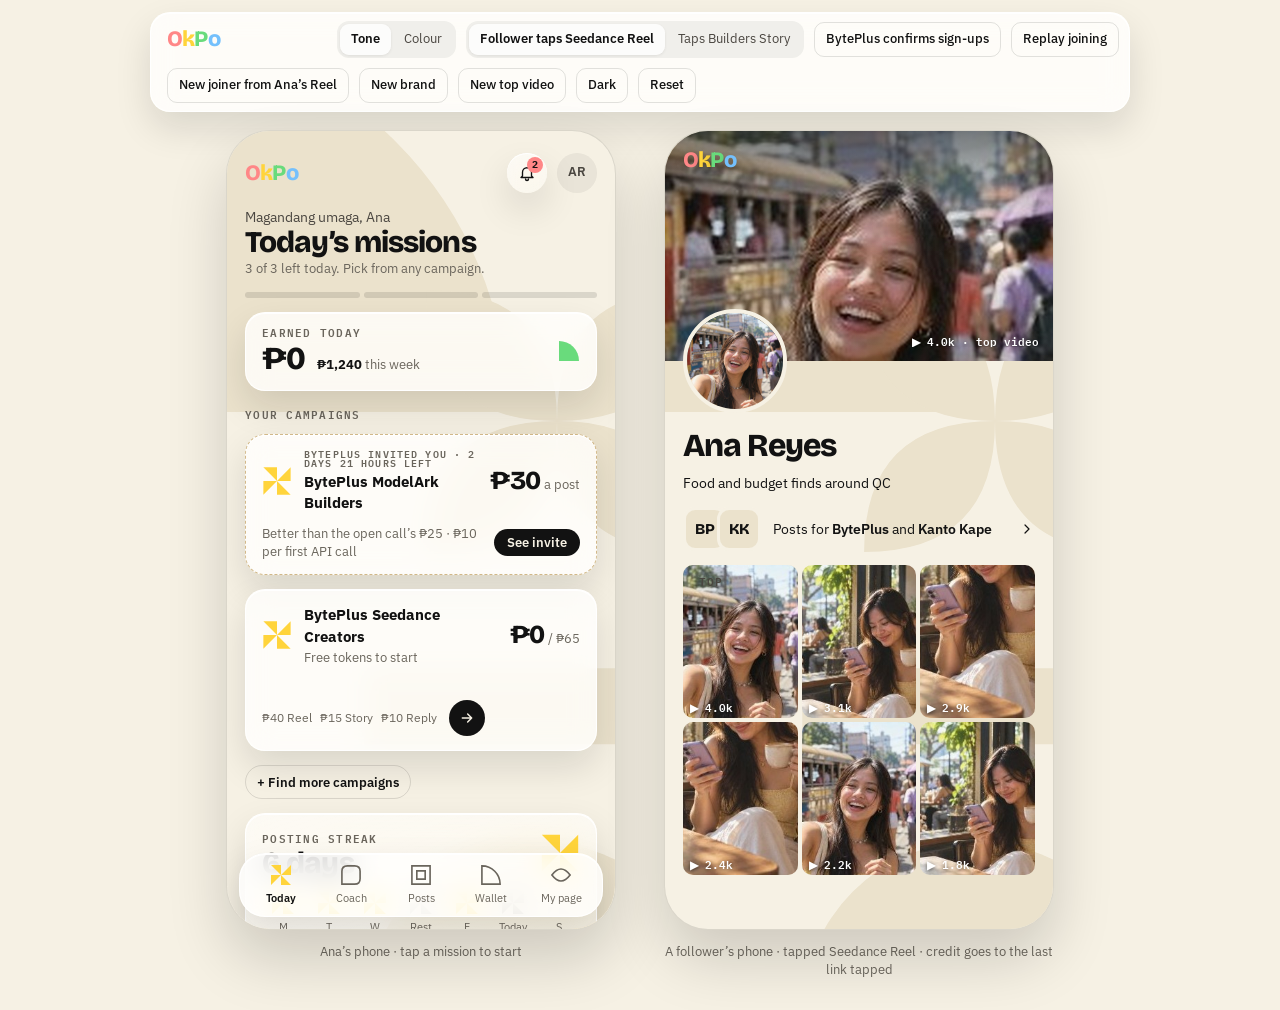
<file: prototypes/earner-byteplus.html>
<!doctype html><html><head><meta charset=utf8><meta name=viewport content="width=device-width,initial-scale=1,viewport-fit=cover"><style>:root{color-scheme:light;box-sizing:border-box;padding-top:env(safe-area-inset-top,0px);padding-bottom:env(safe-area-inset-bottom,0px)}html{scroll-padding-top:env(safe-area-inset-top,0px)}body{margin:0;padding:0;font:14px -apple-system,BlinkMacSystemFont,sans-serif;background:#faf9f5;color:#141413}img{max-width:100%}[hidden]:not([hidden=until-found i]){display:none!important}
/* profile pages: My page and the follower page (27 Oct, banner style) */
.pf-ban{margin:-22px -18px 0;height:230px;position:relative;overflow:hidden;flex:none}
.pf-ban img{position:absolute;inset:0;width:100%;height:100%;object-fit:cover;display:block}
.pf-shd{position:absolute;inset:0;background:linear-gradient(180deg,rgba(18,18,18,.55) 0%,rgba(18,18,18,0) 45%,rgba(18,18,18,.25) 100%)}
.pf-copy{position:absolute;top:16px;right:16px;z-index:2}
.pf-wm{position:absolute;top:18px;left:18px;z-index:2;font-size:22px;text-shadow:0 1px 8px rgba(0,0,0,.25)}
.pf-vc{position:absolute;right:14px;bottom:14px;color:#fff;font:600 11px/1 var(--mono);text-shadow:0 1px 4px rgba(0,0,0,.6);height:12px;overflow:hidden}
.pf-vc>span{display:flex;flex-direction:column;gap:0}
.pf-vc span span{display:block;height:12px;line-height:12px}
.pf-av{width:104px;height:104px;border-radius:50%;object-fit:cover;object-position:50% 22%;border:4px solid var(--ground);margin:-66px 0 -4px;position:relative;z-index:2;display:block;flex:none}
.pf-name{display:flex;flex-direction:column;gap:4px}
.pf-cnt{display:flex;justify-content:space-between}
.pf-cnt>span{display:flex;flex-direction:column;gap:3px}
.pf-cnt b,.pf-flip{font-family:var(--display);font-weight:800;font-size:26px;letter-spacing:-.03em;line-height:26px}
.pf-flip{display:inline-block;height:26px;overflow:hidden}
.pf-flip>span{display:flex;flex-direction:column}
.pf-cal{display:grid;grid-template-columns:repeat(7,1fr);gap:5px}
.pf-cal .h{text-align:center;font:600 10px/1 var(--mono);color:var(--mute)}
.pf-day{aspect-ratio:1;border-radius:8px;display:grid;place-items:center;font:500 11px/1 var(--mono);background:var(--soft);color:var(--mute)}
.pf-day.on{background:var(--yellow);color:#121212}
.pf-day.today{background:transparent;box-shadow:inset 0 0 0 2px var(--ink);color:var(--ink);font-weight:600}
.pf-day.today.on{background:var(--yellow);box-shadow:none;color:#121212}
.pf-day.later{background:transparent;border:1px dashed var(--line);color:var(--mute);opacity:.7}
.pf-brow{display:flex;align-items:center;gap:12px}
.pf-brow>span:nth-child(2){flex:1;display:flex;flex-direction:column;gap:2px}
.pf-g{display:grid;grid-template-columns:repeat(3,1fr);gap:4px}
.pf-g button{position:relative;aspect-ratio:3/4;border:0;padding:0;border-radius:10px;overflow:hidden;background:var(--tone);cursor:pointer}
.pf-g img{width:100%;height:100%;object-fit:cover;display:block}
.pf-g .v{position:absolute;left:7px;bottom:6px;color:#fff;font:600 11px/1 var(--mono);text-shadow:0 1px 4px rgba(0,0,0,.6)}
.pf-g .top{position:absolute;top:7px;left:7px}
.pf-line{display:flex;align-items:center;gap:12px;border:0;background:transparent;padding:0;text-align:left;color:var(--ink);font:inherit;width:100%;cursor:pointer}
.pf-stack{display:flex}
.pf-stack .bm{width:44px;height:44px;border:3px solid var(--ground);background:var(--tone)}
.pf-stack .bm+.bm{margin-left:-10px}
.pf-earn{position:absolute;left:12px;right:12px;bottom:14px;z-index:30;display:flex;align-items:center;gap:12px;border-radius:20px;padding:12px 12px 12px 16px;color:var(--ink);background:var(--glass-strong);border:1px solid var(--glass-edge);box-shadow:var(--glass-shadow);transform:translateY(150%);transition:transform .34s var(--ease);cursor:pointer;touch-action:pan-y}
.pf-earn.on{transform:none}
.pf-earn.gone{transform:translateX(120%);transition:transform .26s var(--exit)}
.pf-earn b{flex:1;font-size:14.5px}
@keyframes pfFill{0%{background:transparent;box-shadow:inset 0 0 0 2px var(--ink);transform:scale(1)}55%{background:var(--yellow);box-shadow:inset 0 0 0 0 var(--ink);transform:scale(1.35)}100%{background:var(--yellow);transform:scale(1)}}
@keyframes pfFlip{from{transform:none}to{transform:translateY(-50%)}}
@keyframes pfRise{from{opacity:0;transform:translateY(12px)}to{opacity:1;transform:none}}
@keyframes pfPop{0%{opacity:0;transform:scale(.3)}70%{opacity:1;transform:scale(1.12)}100%{opacity:1;transform:scale(1)}}
@keyframes pfSwap{from{opacity:0;transform:scale(1.06)}to{opacity:1;transform:none}}
@keyframes pfSettle{from{opacity:.3;transform:scale(1.08)}to{opacity:1;transform:none}}
.pf-day.fresh{animation:pfFill .62s var(--pop) .35s both}
.pf-flip.fresh>span{animation:pfFlip .5s var(--pop) .55s both}
.pf-vc.fresh>span{animation:pfFlip .5s var(--pop) .8s both}
.pf-new{animation:pfRise .35s var(--ease) .3s both}
.pf-new .bm{animation:pfPop .5s var(--pop) .45s both}
.pf-ban .pf-swap{animation:pfSwap .9s var(--ease) .3s both}
.pf-in .pf-ban img{animation:pfSettle .9s var(--ease) both}
.pf-in .pf-av{animation:pfPop .6s var(--pop-soft) .25s both}
.pf-in .pf-r1{animation:pfRise .32s var(--ease) .4s both}
.pf-in .pf-r2{animation:pfRise .32s var(--ease) .49s both}
.pf-in .pf-r3{animation:pfRise .32s var(--ease) .58s both}
.pf-earn.on .pf-q{animation:pfPop .5s var(--pop) .2s both}
@media (prefers-reduced-motion:reduce){.pf-day.fresh,.pf-flip.fresh>span,.pf-vc.fresh>span,.pf-new,.pf-new .bm,.pf-ban .pf-swap,.pf-in .pf-ban img,.pf-in .pf-av,.pf-in .pf-r1,.pf-in .pf-r2,.pf-in .pf-r3,.pf-earn.on .pf-q{animation:none}.pf-earn,.pf-earn.gone{transition:none}}
</style></head><body>

<title>OkPo Earner and Page · BytePlus</title>
<link rel="preconnect" href="https://fonts.googleapis.com">
<link rel="stylesheet" href="https://fonts.googleapis.com/css2?family=Bricolage+Grotesque:opsz,wght@12..96,700;12..96,800&family=IBM+Plex+Sans:wght@400;500;600&family=IBM+Plex+Mono:wght@500;600&display=swap">
<style>
/* Layout: a thin control strip, then two phones side by side (Ana's earner app, a follower's view of her OkPo page) sharing one state. Colour is reserved for reward takeovers; the phones sit on calm tone-on-tone tiles. */
:root{
  --ground:#f6f1e4; --tone:#ebe2cc; --ink:#121212; --body:#4a4640; --mute:#6a655c; --line:rgba(18,18,18,.12);
  --glass-a:rgba(255,255,255,.66); --glass-b:rgba(255,255,255,.44); --glass-edge:rgba(255,255,255,.95); --glass-shadow:0 16px 36px rgba(18,18,18,.12);
  --glass-strong:rgba(255,255,255,.8); --soft:rgba(18,18,18,.06); --scrim:rgba(18,18,18,.28);
  --coral:#ff8787; --yellow:#ffd43b; --orange:#ffa94d; --green:#69db7c; --blue:#74c0fc; --purple:#b197fc;
  --l-coral:#c92a2a; --l-green:#237a36; --l-yellow:#9c6500; --l-purple:#6741d9;
  --btn:#121212; --on-btn:#f6f1e4;
  --display:'Bricolage Grotesque',ui-sans-serif,system-ui,sans-serif;
  --text:'IBM Plex Sans',ui-sans-serif,system-ui,sans-serif;
  --mono:'IBM Plex Mono',ui-monospace,Menlo,monospace;
  --ease:cubic-bezier(.2,.8,.2,1); --pop:cubic-bezier(.34,1.56,.64,1);
}
/* Light first (settled 1 Oct): dark only when the person picks it. */
@media (prefers-color-scheme: dark){:root[data-theme="system-dark"]{
  --ground:#0f0f0f; --tone:#1c1b19; --ink:#ececec; --body:#b9bcc0; --mute:#8f949a; --line:rgba(255,255,255,.12);
  --glass-a:rgba(40,40,40,.7); --glass-b:rgba(18,18,18,.6); --glass-edge:rgba(255,255,255,.22); --glass-shadow:0 16px 36px rgba(0,0,0,.5);
  --glass-strong:rgba(34,34,34,.86); --soft:rgba(255,255,255,.07); --scrim:rgba(0,0,0,.5);
  --l-coral:#ff8787; --l-green:#69db7c; --l-yellow:#ffd43b; --l-purple:#b197fc; --btn:#ececec; --on-btn:#121212; color-scheme:dark}}
:root[data-theme="dark"]{
  --ground:#0f0f0f; --tone:#1c1b19; --ink:#ececec; --body:#b9bcc0; --mute:#8f949a; --line:rgba(255,255,255,.12);
  --glass-a:rgba(40,40,40,.7); --glass-b:rgba(18,18,18,.6); --glass-edge:rgba(255,255,255,.22); --glass-shadow:0 16px 36px rgba(0,0,0,.5);
  --glass-strong:rgba(34,34,34,.86); --soft:rgba(255,255,255,.07); --scrim:rgba(0,0,0,.5);
  --l-coral:#ff8787; --l-green:#69db7c; --l-yellow:#ffd43b; --l-purple:#b197fc; --btn:#ececec; --on-btn:#121212; color-scheme:dark}
*{box-sizing:border-box}
html,body{min-height:100%}
body{margin:0;background:var(--ground);color:var(--ink);font:400 14px/1.45 var(--text);-webkit-font-smoothing:antialiased;padding-inline:16px;padding-block:12px 32px}
button,input{font:inherit;color:inherit}
button{cursor:pointer}
:focus-visible{outline:2px solid var(--l-blue);outline-offset:2px;border-radius:8px}
.mono{font-family:var(--mono)} .num{font-variant-numeric:tabular-nums}
.label{font:600 10.5px/1 var(--mono);letter-spacing:.12em;text-transform:uppercase;color:var(--mute)}
.disp{font-family:var(--display);font-weight:800;letter-spacing:-.03em}
.small{font-size:12.5px;color:var(--mute)} .sub{color:var(--body)}
.row{display:flex;align-items:center;gap:10px} .grow{flex:1;min-width:0} .spacer{flex:1}
.wm{font-family:var(--display);font-weight:800;letter-spacing:-.035em;line-height:1;display:inline-flex}
.wm span:nth-child(1){color:var(--coral)}.wm span:nth-child(2){color:var(--yellow)}.wm span:nth-child(3){color:var(--green)}.wm span:nth-child(4){color:var(--blue)}
.glass{background:linear-gradient(160deg,var(--glass-a),var(--glass-b));-webkit-backdrop-filter:blur(14px) saturate(1.6);backdrop-filter:blur(14px) saturate(1.6);border:1px solid var(--glass-edge);box-shadow:inset 0 1px 0 var(--glass-edge),var(--glass-shadow);border-radius:20px}
.glass.strong{background:var(--glass-strong)}
.press{transition:transform .12s var(--ease)} .press:active{transform:scale(.97)}

/* control strip */
.strip{max-width:980px;margin:0 auto 18px;display:flex;flex-wrap:wrap;align-items:center;gap:10px;padding:8px 10px 8px 16px}
.seg{display:inline-flex;gap:2px;padding:3px;border-radius:12px;background:var(--soft)}
.seg button{border:0;background:transparent;border-radius:9px;padding:6px 11px;font-size:13px;color:var(--body)}
.seg button[aria-pressed="true"]{background:var(--glass-strong);color:var(--ink);font-weight:600;box-shadow:0 1px 3px rgba(0,0,0,.08)}
.ghost{border:1px solid var(--line);background:transparent;border-radius:10px;padding:7px 11px;font-size:13px;font-weight:500}
.ghost:hover{background:var(--soft)}
.who{display:none}

/* stage */
.stage{display:flex;justify-content:center;gap:48px;align-items:flex-start;flex-wrap:wrap}
.col{display:flex;flex-direction:column;gap:12px;align-items:center;min-width:0}
.cap{font-size:12.5px;color:var(--mute);text-align:center;max-width:390px}
.phone{position:relative;width:390px;max-width:100%;height:800px;border-radius:44px;overflow:hidden;background:var(--ground);border:1px solid var(--line);box-shadow:0 30px 60px rgba(0,0,0,.16);isolation:isolate}
.phone.flash{animation:flash 1s var(--ease)}
@keyframes flash{30%{box-shadow:0 0 0 6px var(--yellow),0 30px 60px rgba(0,0,0,.16)}}
.pbg{position:absolute;inset:0;pointer-events:none;z-index:0}
.pbg svg{position:absolute;display:block}
.screen{position:absolute;inset:0;overflow-y:auto;overflow-x:hidden;padding:22px 18px 110px;display:flex;flex-direction:column;gap:14px;z-index:1;scrollbar-width:none}
.screen::-webkit-scrollbar{display:none}
.card{padding:14px 16px;display:flex;flex-direction:column;gap:8px}
.big{font-family:var(--display);font-weight:800;font-size:30px;letter-spacing:-.03em;line-height:1.02}
.btn{border:0;border-radius:14px;padding:12px 16px;font-weight:600;background:var(--btn);color:var(--on-btn)}
.btn.y{background:var(--btn);color:var(--on-btn)}
.btn.wide{width:100%}
.btn:disabled{opacity:.45;cursor:default}
.link{border:0;background:transparent;padding:4px 0;font-weight:600;text-decoration:underline;text-underline-offset:3px;align-self:flex-start}
.iconbtn{width:40px;height:40px;border-radius:50%;border:0;display:grid;place-items:center;position:relative;flex:none}
.av{width:40px;height:40px;border-radius:50%;background:var(--soft);display:grid;place-items:center;font-weight:600;font-size:13px;color:var(--body);flex:none}
.badge{position:absolute;top:4px;right:4px;min-width:16px;height:16px;border-radius:99px;background:var(--coral);color:#121212;font:700 10px/16px var(--mono);text-align:center;padding:0 4px}
.li{display:flex;align-items:center;gap:12px;padding:11px 0;border-top:1px solid var(--line)}
.li:first-child{border-top:0}
.mission{width:100%;border:0;background:transparent;text-align:left;display:flex;align-items:center;gap:12px;padding:12px 0;border-top:1px solid var(--line);border-radius:0}
.mission:first-child{border-top:0}
.mission .mt{display:block;font-weight:600}
.mission.done .mt{opacity:.55;text-decoration:line-through}
.chip{display:inline-flex;align-items:center;gap:6px;padding:4px 9px;border-radius:99px;font:600 10.5px/1 var(--mono);letter-spacing:.08em;white-space:nowrap}
.chip.go{background:var(--btn);color:var(--on-btn);font:600 13px/1 var(--text);letter-spacing:0;padding:7px 13px}
.chip.ok{background:rgba(105,219,124,.24);color:var(--l-green)}
.chip.fix{background:rgba(255,135,135,.22);color:var(--l-coral)}
.chip.wait{background:var(--soft);color:var(--body)}
.spin{display:inline-block;width:12px;height:12px;border-radius:50%;border:2px solid var(--mute);border-right-color:transparent;animation:spin .8s linear infinite}
@keyframes spin{to{transform:rotate(360deg)}}
.progress{display:flex;gap:4px;flex:none}.progress i{flex:1;height:6px;border-radius:9px;background:var(--line);transition:background .4s}.progress i.on{background:var(--yellow)}
.week{display:flex;gap:4px}
.week span{flex:1;display:flex;flex-direction:column;align-items:center;gap:5px;font-size:11px;color:var(--mute)}
.bar{display:flex;height:12px;border-radius:99px;overflow:hidden;gap:3px;background:var(--soft)}
.bar i{display:block;height:100%;transition:flex-grow .6s var(--ease)}
.kv{display:grid;grid-template-columns:110px minmax(0,1fr);font-size:13.5px}
.kv span{padding:8px 0;border-top:1px solid var(--line)} .kv span:nth-child(-n+2){border-top:0}
.kv span:nth-child(odd){color:var(--mute);font-family:var(--mono);font-size:12px}
.copyrow{display:flex;gap:8px}
.copyrow button{flex:1;border:1px solid var(--line);background:transparent;border-radius:12px;padding:10px 6px;display:flex;align-items:center;justify-content:center;gap:6px;font-weight:500;font-size:13px}
.field{display:flex;align-items:center;gap:8px;border:1px solid var(--line);border-radius:12px;padding:0 12px;height:46px;background:var(--glass-strong)}
.field input{border:0;background:transparent;outline:none;flex:1;min-width:0;height:100%}
.field.bad{border-color:var(--l-coral)}
.check{display:flex;gap:10px;align-items:flex-start;padding:10px 12px;border-radius:12px;background:var(--soft)}
.chat{display:flex;flex-direction:column;gap:12px}
.bub{max-width:88%;padding:10px 13px;border-radius:16px;line-height:1.5;animation:rise .3s var(--ease)}
.bub.me{align-self:flex-end;background:var(--soft)}
.bub.ai{display:flex;gap:10px;padding:0;max-width:100%}
.used{display:flex;gap:6px;flex-wrap:wrap;margin-top:6px}
.used span{display:inline-flex;align-items:center;gap:5px;border:1px solid var(--line);border-radius:99px;padding:2px 8px;font-size:12px;color:var(--body)}
.dots{display:inline-flex;gap:4px;padding:10px 0}.dots i{width:7px;height:7px;border-radius:50%;background:var(--mute);animation:dot 1s infinite}
.dots i:nth-child(2){animation-delay:.15s}.dots i:nth-child(3){animation-delay:.3s}
@keyframes dot{0%,80%,100%{opacity:.25;transform:none}40%{opacity:1;transform:translateY(-3px)}}
@keyframes rise{from{opacity:0;transform:translateY(8px)}to{opacity:1;transform:none}}
.pills{display:flex;flex-wrap:wrap;gap:6px}
.pill{border:1px solid var(--line);border-radius:99px;padding:5px 11px;font-size:13px;background:var(--glass-strong)}
.composer{display:flex;align-items:center;gap:8px;padding:5px 5px 5px 14px;border-radius:16px}
.composer input{border:0;background:transparent;outline:none;flex:1;min-width:0;height:36px}
.tabbar{position:absolute;left:12px;right:12px;bottom:12px;height:64px;display:flex;align-items:center;padding:0 6px;border-radius:26px;z-index:20;transition:transform .35s var(--ease)}
.tabbar.away{transform:translateY(100px)}
.tabbar button{flex:1;border:0;background:transparent;display:flex;flex-direction:column;align-items:center;gap:4px;font-size:11px;color:var(--mute);padding:6px 0}
.tabbar button[aria-current="page"]{color:var(--ink);font-weight:600}
.tabbar .ti{display:grid;place-items:center;width:24px;height:24px}
.tabbar .ti.land{animation:land .6s var(--pop)}
@keyframes land{40%{transform:scale(1.5)}}
.sheet{position:absolute;left:0;right:0;bottom:0;border-radius:28px 28px 0 0;padding:12px 18px 22px;display:flex;flex-direction:column;gap:12px;z-index:40}
.grab{align-self:center;width:40px;height:5px;border-radius:9px;background:var(--line)}
.scrim{position:absolute;inset:0;background:var(--scrim);z-index:35}
.opts{display:grid;grid-template-columns:1fr 1fr;gap:8px}
.opts button{border:1px solid var(--line);background:transparent;border-radius:14px;padding:12px 8px;display:flex;flex-direction:column;gap:2px;align-items:center}
.opts button[aria-pressed="true"]{border-color:var(--ink);box-shadow:inset 0 0 0 1px var(--ink)}
.panel{position:absolute;left:10px;right:10px;top:10px;z-index:40;padding:14px 16px;display:flex;flex-direction:column;gap:6px;max-height:70%;overflow:auto}
.toast{position:absolute;left:14px;right:14px;top:14px;z-index:45;padding:12px 14px;display:flex;align-items:center;gap:10px;animation:drop .35s var(--ease)}
@keyframes drop{from{opacity:0;transform:translateY(-16px)}to{opacity:1;transform:none}}
.otp{display:flex;gap:8px;justify-content:space-between}
.otp input{width:44px;height:54px;text-align:center;font:600 22px var(--mono);border:1px solid var(--line);border-radius:12px;background:var(--glass-strong)}
.thumbs{display:grid;grid-template-columns:repeat(3,1fr);gap:6px}
.thumbs button{aspect-ratio:3/4;border-radius:12px;border:0;background:var(--soft);display:flex;align-items:flex-end;padding:8px;color:var(--body)}
.askbar{position:absolute;left:14px;right:14px;bottom:14px;height:58px;display:flex;align-items:center;gap:10px;padding:0 8px 0 16px;border-radius:22px;border:0;text-align:left;color:var(--body);z-index:20}
.go-y{width:40px;height:40px;border-radius:14px;background:var(--btn);display:grid;place-items:center;margin-left:auto;color:var(--on-btn)}
.over{position:absolute;inset:0;z-index:40;display:flex;align-items:center;justify-content:center;padding:18px;background:var(--scrim)}
.over .glass{padding:20px;display:flex;flex-direction:column;gap:12px;width:100%;animation:rise .3s var(--ease)}


/* follower sign-up banner: a smaller reward, still in the yellow-half language */
.nb{position:absolute;left:12px;right:12px;top:12px;z-index:55;border-radius:22px;overflow:hidden;cursor:pointer;color:#121212;box-shadow:0 14px 34px rgba(0,0,0,.18);background:#fff9db;border:1px solid rgba(255,255,255,.9)}
.nb .sweep{position:absolute;inset:0;background:#ffd43b}
.nb .in{position:relative;display:flex;align-items:center;gap:12px;padding:12px 14px 12px 12px}
.nb .sh{width:46px;height:46px;flex:none;display:grid;place-items:center;border-radius:14px;background:#fff9db}
.nb .sh svg{overflow:visible}
.nb b{display:block;font-size:14px;white-space:nowrap;overflow:hidden;text-overflow:ellipsis}
.nb .cnt{font:700 15px/1 var(--mono);background:#121212;color:#ffd43b;border-radius:99px;padding:6px 11px;white-space:nowrap}
:root[data-theme="dark"] .nb{background:var(--glass-strong);color:#ececec;border-color:rgba(255,255,255,.18);box-shadow:0 14px 34px rgba(0,0,0,.5)}
:root[data-theme="dark"] .nb .sweep{background:#3a3110}
:root[data-theme="dark"] .nb .sh{background:#1d1a0c}
.always .al{display:flex;align-items:center;gap:9px;font-size:14px}.always .al i{width:7px;height:7px;border-radius:50%;flex:none}
.rk{display:flex;align-items:center;gap:10px;margin-top:4px}
ul.rl{margin:0;padding:0 0 0 2px;list-style:none;display:flex;flex-direction:column;gap:2px}
ul.rl li{display:block}
ul.rl details summary{list-style:none;cursor:pointer;font-size:14px;padding:4px 0 4px 12px;border-left:2px solid var(--line)}
ul.rl details summary::-webkit-details-marker{display:none}
ul.rl details[open] summary{border-left-color:var(--ink)}
ul.rl details .small{display:block;padding:0 0 6px 14px;font-family:var(--mono);font-size:11px}

/* campaigns */
.ccard{gap:12px;text-align:left}
.ccard.dim{opacity:.72}
.cc-amt{display:flex;align-items:baseline;gap:4px;white-space:nowrap}
.cc-amt b{font-family:var(--display);font-weight:800;font-size:26px;letter-spacing:-.03em}
.cc-amt span{font-size:13px;color:var(--mute)}
.segbar{display:flex;gap:4px}
.segbar i{height:10px;border-radius:6px;background:rgba(105,219,124,.28);display:block}
.segbar i.paid{background:var(--green)}
.segbar i.chk{background:repeating-linear-gradient(135deg,rgba(105,219,124,.55) 0 5px,rgba(105,219,124,.25) 5px 10px)}
.cc-ms{display:flex;justify-content:space-between;gap:8px;font-size:11.5px;color:var(--mute)}
.cc-ms .on{color:var(--ink);font-weight:600}
.cc-go{width:36px;height:36px;border-radius:50%;background:var(--btn);color:var(--on-btn);display:grid;place-items:center;flex:none}
.minw{flex-direction:row;align-items:center;gap:12px;text-align:left}
.cinv{gap:10px;border:1.5px dashed rgba(156,101,0,.45)!important;text-align:left}
.ctag{display:inline-flex;align-items:center;gap:5px;font:600 9.5px/1 var(--mono);letter-spacing:.06em;padding:3px 7px;border-radius:6px;background:var(--soft);color:var(--body);text-transform:uppercase;margin-top:5px;align-self:flex-start}
.crow{flex:none;display:flex;gap:6px;overflow-x:auto;scrollbar-width:none;margin-inline:-2px;padding:2px}
.crow::-webkit-scrollbar{display:none}
.cchip{display:inline-flex;align-items:center;gap:6px;padding:7px 11px;border-radius:99px;font-size:12.5px;font-weight:600;white-space:nowrap;border:1px solid var(--line);background:var(--glass-strong)}
.cchip.add{background:transparent;position:relative}
.cchip .dot{width:7px;height:7px;border-radius:50%;background:var(--coral)}
.deal{display:grid;grid-template-columns:1fr auto auto;gap:8px 14px;align-items:baseline;font-size:13.5px}.deal .old{color:var(--mute);text-decoration:line-through}
.camp{border:0;text-align:left;width:100%;cursor:pointer}
.camp.off{opacity:.62;cursor:default}
.seclabel{margin-top:4px}
.bm{width:40px;height:40px;border-radius:12px;display:grid;place-items:center;font:800 15px var(--display);flex:none;background:var(--soft);color:var(--ink)}
.chip.lock{background:var(--soft);color:var(--mute);font:600 12px/1 var(--text);letter-spacing:0;padding:7px 11px}
.meter{display:flex;gap:4px}.meter i{flex:1;height:5px;border-radius:9px;background:var(--line)}.meter i.on{background:var(--ink)}

/* brand context v2: rule IDs, talking points, quality bands */
.rid{display:inline-block;margin-left:6px;font:600 10px/1 var(--mono);letter-spacing:.04em;padding:3px 6px;border-radius:6px;background:var(--soft);color:var(--body);vertical-align:1px;white-space:nowrap}
.rid.tp{background:rgba(255,212,59,.28);color:var(--l-yellow)}
.dd{margin:0;padding:0;list-style:none;display:flex;flex-direction:column;gap:6px}
.dd li{display:flex;gap:8px;align-items:baseline}.dd li span:first-child{flex:1}
.band{display:inline-flex;align-items:center;gap:6px;padding:4px 9px;border-radius:99px;font:600 11.5px/1 var(--text);white-space:nowrap}
.band i{width:7px;height:7px;border-radius:50%;background:currentColor}
.band.s{background:rgba(105,219,124,.24);color:var(--l-green)}
.band.g{background:var(--soft);color:var(--body)}
.band.n{background:rgba(255,212,59,.3);color:var(--l-yellow)}
details.pq,.pq-plain{border-top:1px solid var(--line)}details.pq:first-child,.pq-plain:first-child{border-top:0}.pq-plain .li{border-top:0}
details.pq summary{list-style:none;cursor:pointer}details.pq summary::-webkit-details-marker{display:none}
details.pq summary .li{border-top:0}
details.pq .tips{display:flex;flex-direction:column;gap:8px;padding:0 0 12px 32px}
details.pq .tips div{display:flex;gap:8px;align-items:baseline;font-size:13px;color:var(--body)}
details.pq .tips div b{font:600 11px/1 var(--mono);color:var(--mute)}
/* takeover */
.take{position:absolute;inset:0;z-index:60;overflow:hidden;cursor:pointer;color:#121212}
.take .wash{position:absolute;inset:0}
.take svg{position:absolute;overflow:visible}
.take .tx{position:absolute;left:0;right:0;display:flex;flex-direction:column;align-items:center;text-align:center;gap:6px;padding:0 24px}
.take .lab{font:600 10.5px/1 var(--mono);letter-spacing:.12em;text-transform:uppercase}

@media (max-width:900px){
  .who{display:inline-flex}
  .stage{gap:0}
  .stage[data-show="earner"] #colAud,.stage[data-show="aud"] #colEarn{display:none}
}
@media (max-width:430px){.phone{height:760px;border-radius:36px}.strip{padding:8px}}
@media (prefers-reduced-motion:reduce){*{animation-duration:.01ms!important;transition-duration:.01ms!important}}
</style>

<div class="strip glass strong" role="toolbar" aria-label="Prototype controls">
  <span class="wm" style="font-size:22px" role="img" aria-label="OkPo"><span>O</span><span>k</span><span>P</span><span>o</span></span>
  <div class="seg who" role="group" aria-label="Phone"><button type="button" id="showE" aria-pressed="true">Earner</button><button type="button" id="showA" aria-pressed="false">Follower</button></div>
  <span class="spacer"></span>
  <div class="seg" role="group" aria-label="Backdrop"><button type="button" id="bgTone" aria-pressed="true">Tone</button><button type="button" id="bgColour" aria-pressed="false">Colour</button></div>
  <div class="seg" role="group" aria-label="Follower arrives from"><button type="button" id="viaH" aria-pressed="true">Follower taps Seedance Reel</button><button type="button" id="viaI" aria-pressed="false">Taps Builders Story</button></div>
  <button class="ghost" type="button" id="simConfirm">BytePlus confirms sign-ups</button>
  <button class="ghost" type="button" id="simOnb">Replay joining</button>
  <button class="ghost" type="button" id="simVia">New joiner from Ana’s Reel</button>
  <button class="ghost" type="button" id="simBrand">New brand</button>
  <button class="ghost" type="button" id="simTop">New top video</button>
  <button class="ghost" type="button" id="themeBtn">Dark</button>
  <button class="ghost" type="button" id="resetBtn">Reset</button>
</div>

<div class="stage" id="stage" data-show="earner">
  <div class="col" id="colEarn"><div class="phone" id="pE" aria-label="Ana’s phone, OkPo earner app"></div><span class="cap" id="capE">Ana’s phone · tap a mission to start</span></div>
  <div class="col" id="colAud"><div class="phone" id="pA" aria-label="A follower’s phone, Ana’s OkPo page"></div><span class="cap" id="capA">A follower’s phone · okpo.com/ana.posts from Ana’s TikTok bio</span></div>
</div>

<script>
(function(){
const $=(s,r=document)=>r.querySelector(s);
const esc=s=>String(s).replace(/[&<>"]/g,c=>({'&':'&amp;','<':'&lt;','>':'&gt;','"':'&quot;'}[c]));
const RM=matchMedia('(prefers-reduced-motion: reduce)').matches;
const wait=ms=>new Promise(r=>setTimeout(r,ms));
const peso=n=>'₱'+Math.round(n).toLocaleString('en-PH');

/* ---------- shapes ---------- */
const P={
 frame:'<path d="M0 0H100V100H0Z M27 27V73H73V27Z" fill-rule="evenodd" fill="C"/>',
 quarter:'<path d="M0 100 L0 0 A100 100 0 0 1 100 100 Z" fill="C"/>',
 diamond:'<path d="M50 0L100 50L50 100L0 50Z M50 28L72 50L50 72L28 50Z" fill-rule="evenodd" fill="C"/>',
 half:'<path d="M0 100 A50 50 0 0 1 100 100 Z" fill="C"/><rect width="100" height="22" fill="C"/>',
 pin:'<path d="M0 0 L50 0 L50 50 Z M100 0 L100 50 L50 50 Z M100 100 L50 100 L50 50 Z M0 100 L0 50 L50 50 Z" fill="C"/>',
 petal:'<path d="M50 50 Q50 2 98 2 Q98 50 50 50 Z M50 50 Q98 50 98 98 Q50 98 50 50 Z M50 50 Q50 98 2 98 Q2 50 50 50 Z M50 50 Q2 50 2 2 Q50 2 50 50 Z" fill="C"/>',
 speech:'<path d="M0 100 V30 Q0 0 30 0 H70 Q100 0 100 30 V70 Q100 100 70 100 Z" fill="C"/>',
 lens:'<path d="M0 50 Q50 -16 100 50 Q50 116 0 50 Z" fill="C"/>'};
/* the shape map (DESIGN.md §6): five shapes, five meanings; tab-only tiles are ink */
const COL={half:'var(--blue)',petal:'var(--purple)',diamond:'var(--coral)',pin:'var(--yellow)',quarter:'var(--green)',speech:'var(--ink)',frame:'var(--ink)',lens:'var(--ink)'};
function tile(k,s=14,outline){
  let b=P[k];
  /* the pin's four triangles meet at the centre, so a stroke crosses itself: its idle and open state is a soft fill instead */
  if(outline&&k==='pin') b=b.replace(/fill="C"/g,`style="fill:${outline};opacity:.42"`);
  else if(outline) b=b.replace(/fill="C"/g,`style="fill:none;stroke:${outline};stroke-width:9"`).replace('fill-rule="evenodd" ','');
  else b=b.replace(/fill="C"/g,`style="fill:${COL[k]}"`);
  return `<svg width="${s}" height="${s}" viewBox="-5 -5 110 110" aria-hidden="true" style="flex:none;display:block">${b}</svg>`;
}
const IC={bell:'<path d="M6 16V11a6 6 0 0112 0v5l2 2H4z"/><path d="M10 20a2 2 0 004 0"/>',back:'<path d="M15 5l-7 7 7 7"/>',chev:'<path d="M9 6l6 6-6 6"/>',x:'<path d="M6 6l12 12M18 6L6 18"/>',send:'<path d="M4 12l16-8-6 16-2-7z"/>',copy:'<rect x="8" y="8" width="12" height="12" rx="2"/><path d="M16 8V5a1 1 0 00-1-1H5a1 1 0 00-1 1v10a1 1 0 001 1h3"/>',link:'<path d="M10 14a4 4 0 005.7 0l3-3a4 4 0 00-5.7-5.7l-1 1"/><path d="M14 10a4 4 0 00-5.7 0l-3 3a4 4 0 005.7 5.7l1-1"/>',mic:'<rect x="9" y="3" width="6" height="11" rx="3"/><path d="M5 11a7 7 0 0014 0M12 18v3"/>',up:'<path d="M12 19V5M5 12l7-7 7 7"/>',spark:'<path d="M12 3v5M12 16v5M3 12h5M16 12h5"/>',check:'<path d="M5 12l5 5 9-10"/>',play:'<path d="M7 5l12 7-12 7z"/>',shield:'<path d="M12 3l8 3v6c0 5-4 8-8 9-4-1-8-4-8-9V6z"/>'};
const ic=(k,s=18,c='currentColor')=>`<svg width="${s}" height="${s}" viewBox="0 0 24 24" fill="none" stroke="${c}" stroke-width="1.8" stroke-linecap="round" stroke-linejoin="round" aria-hidden="true" style="flex:none;display:block">${IC[k]}</svg>`;

/* sloppy filled shapes for takeovers (hand-drawn edge, about 2px) */
function rng(a){return function(){a|=0;a=a+0x6D2B79F5|0;let t=Math.imul(a^a>>>15,1|a);t=t+Math.imul(t^t>>>7,61|t)^t;return((t^t>>>14)>>>0)/4294967296}}
function arc(cx,cy,r,a0,a1,n=40){const o=[];for(let i=0;i<=n;i++){const a=(a0+(a1-a0)*i/n)*Math.PI/180;o.push([cx+r*Math.cos(a),cy+r*Math.sin(a)])}return o}
const POLY={
 diamond:[[[50,0],[100,50],[50,100],[0,50],[50,0]],[[50,28],[72,50],[50,72],[28,50],[50,28]]],
 frame:[[[0,0],[100,0],[100,100],[0,100],[0,0]],[[27,27],[73,27],[73,73],[27,73],[27,27]]],
 quarter:[[[0,100],[0,0],...arc(0,100,100,-90,0),[0,100]]],
 half:[[...arc(50,100,50,180,360),[0,100]],[[0,0],[100,0],[100,22],[0,22],[0,0]]],
 pin:[[[0,0],[50,0],[50,50],[0,0]],[[100,0],[100,50],[50,50],[100,0]],[[100,100],[50,100],[50,50],[100,100]],[[0,100],[0,50],[50,50],[0,100]]]};
function wob(pts,seed,amp){
  const r=rng(seed),ph=[r()*6.28,r()*6.28,r()*6.28,r()*6.28],f=[.18+r()*.14,.5+r()*.3,.18+r()*.14,.5+r()*.3],q=[];
  for(let i=0;i<pts.length-1;i++){const[a,b]=pts[i],[c,d]=pts[i+1],n=Math.max(1,Math.floor(Math.hypot(c-a,d-b)/3));for(let j=0;j<n;j++)q.push([a+(c-a)*j/n,b+(d-b)*j/n])}
  q.push(pts[pts.length-1]);
  return 'M'+q.map(([x,y],i)=>`${(x+amp*(Math.sin(i*f[0]+ph[0])+.45*Math.sin(i*f[1]+ph[1]))).toFixed(2)} ${(y+amp*(Math.sin(i*f[2]+ph[2])+.45*Math.sin(i*f[3]+ph[3]))).toFixed(2)}`).join(' L')+' Z';
}
function sloppy(k,color,size,seed){const amp=Math.min(2/(size/112),1.1);const d=POLY[k].map((p,j)=>wob(p,seed*10+j,amp)).join(' ');return `<path d="${d}" fill="${color}" fill-rule="evenodd" stroke="${color}" stroke-width="1.5" stroke-linejoin="round" vector-effect="non-scaling-stroke"/>`}
const DARKWASH={green:'#0f1a12',yellow:'#1d1a0c'};
/* only the two reward meanings wash the screen: Money (green) and Missions (yellow) */
const WASH={green:['#69db7c','#2b8a3e','#ebfbee'],yellow:['#ffd43b','#e67700','#fff9db']};

/* ---------- state ---------- */
const DAYS=['M','T','W','T','F','S','S'],TODAY=5;
const FRESH=()=>({
 e:{onb:null,num:'',tab:'today',stack:[],notifsOpen:false,sheet:null,
  missions:[{id:1,camp:'heroes',t:'Reel: make a clip live',type:'Reel',r:40,state:'open',tries:0,tp:'Free tokens to start'},{id:2,camp:'heroes',t:'Story with your sign-up link',type:'Story',r:15,state:'open',tries:0,tp:'A 30-second clip, one prompt'},{id:3,camp:'heroes',t:'Answer a follower question',type:'Reply',r:10,state:'open',tries:0,tp:'Show what you made'}],
  cap:3,weekPassed:3,via:null,
  camps:[
   {id:'heroes',name:'BytePlus Seedance Creators',short:'Seedance',brand:'BytePlus',k:'pin',status:'joined',deal:'₱40 per passed post · ₱12 per sign-up that makes a first clip',left:'18 days left',per:'Plus ₱12 for every sign-up from your page that makes a first clip.',day:'Day 12 of 30',stats:'14 posts passed · ₱1,240 earned'},
   {id:'ipon',name:'BytePlus ModelArk Builders',short:'Builders',brand:'BytePlus',k:'pin',status:'invited',per:'Plus ₱10 for every first API call from your page.',day:'Day 1 of 21',rate:30,open:25,dep:10,weeks:3,ends:'Sat 4 Oct, 7:00 AM',endsIn:'2 days 21 hours',why:'Picked for you because your followers are students learning to code.',ask:'Two Reels a week building something small with ModelArk. Missions arrive in Today.'},
   {id:'kanto',name:'Kanto Kape · first orders',short:'Kanto',brand:'Kanto Kape',k:'pin',status:'open',fit:true,deal:'₱35 per passed post · ₱15 per first order',who:'For food creators in Metro Manila',ends:'ends 15 Dec'},
   {id:'baon',name:'Baon Box · trial boxes',short:'Baon',brand:'Baon Box',k:'pin',status:'open',fit:false,why:'Needs 5,000+ followers in Cebu. Yours are mostly in Iloilo and QC.'}],
  today:0,week:1240,ready:1180,confirming:[{t:'5 sign-ups from your page',a:60,by:'Mon, 6 Oct'}],
  streak:6,days:{0:'done',1:'done',2:'done',3:'rest',4:'done'},doneToday:false,
  posts:[{t:'Reel · Seedance Creators',when:'Fri',state:'passed',r:40,tp:'Free tokens to start',band:'Strong',tips:[['Your hook said “free tokens” in the first two seconds. Keep opening like that.','TP'],['Hold the finished clip a beat longer at the end.','']]},{t:'Story · Seedance Creators',when:'Fri',state:'passed',r:15,tp:'A 30-second clip, one prompt',band:'Good',tips:[['Read your prompt out loud, not only in the caption.','TP'],['Show the real console. The second frame was a screenshot.','']]},{t:'Reel · Seedance Creators',when:'Wed',state:'passed',r:40,tp:'Show what you made',band:'Needs work',tips:[['Show the clip you made. It was the talking point, and the Reel never got there.','TP'],['Cut the caption to two Taglish lines.','']]}],
  chat:[],notifs:[{t:'BytePlus invited you to ModelArk Builders',b:'A better deal: ₱30 per passed post instead of ₱25. Reply within 72 hours.',time:'7:02 AM',k:'pin',go:'invite'},{t:'Today’s mission is in',b:'3 missions for Seedance Creators. The first takes about 2 minutes.',time:'7:00 AM',k:'pin'},{t:'Seedance replies drop to ₱8 on Sat 4 Oct',b:'3 days’ notice. Replies you post before then keep ₱10.',time:'Wed',k:'quarter'}],unread:2,
  signups:9,visits:8237,receipt:null},
 a:{sheet:false,chat:[],over:null,signed:false,via:'heroes',taps:['heroes']},
 bg:'tone'});
let S;try{S=JSON.parse(localStorage.getItem('okpo-ep5-byteplus')||'null')}catch(e){S=null}
if(!S||!S.e||!S.a||!S.e.camps)S=FRESH();
if(!S.a.taps){S.a.via='heroes';S.a.taps=['heroes']}
S.e.sheet=null;S.e.notifsOpen=false;S.a.over=null;S.a.seen=false;S.a.bsheet=false;S.a.earnOn=false;
const save=()=>{try{localStorage.setItem('okpo-ep5-byteplus',JSON.stringify(S))}catch(e){}};
const pE=$('#pE'),pA=$('#pA');
[ $('#pE'),$('#pA') ].forEach(ph=>ph.addEventListener('scroll',()=>{ph.scrollLeft=0;ph.scrollTop=0}));

/* ---------- backdrop ---------- */
function backdrop(){
  const tone=S.bg==='tone';
  const c=k=>tone?'var(--tone)':COL[k];
  const s=(k,st)=>`<svg viewBox="-5 -5 110 110" style="${st}">${P[k].replace(/fill="C"/g,`style="fill:${c(k)}"`)}</svg>`;
  return `<div class="pbg" aria-hidden="true" style="opacity:${tone?1:.7}">${s('quarter','left:-120px;top:-120px;width:420px;height:420px')}${s('petal','left:180px;top:140px;width:300px;height:300px')}${s('half','left:120px;top:520px;width:380px;height:380px')}</div>`;
}

/* ---------- screen swapping with transitions ---------- */
function swap(phone,html,kind){
  const old=phone.querySelector('.screen');
  const nu=document.createElement('div');nu.className='screen';nu.innerHTML=html;
  if(old&&kind==='none'){const st=old.scrollTop;old.replaceWith(nu);nu.scrollTop=st;return nu}
  const bg=phone.querySelector('.pbg');bg?bg.after(nu):phone.prepend(nu);
  if(!old||RM){old&&old.remove();return nu}
  const D=320,E='cubic-bezier(.2,.8,.2,1)';
  if(kind==='push'){nu.animate([{transform:'translateX(100%)'},{transform:'none'}],{duration:D,easing:E});old.style.zIndex=0;old.animate([{transform:'none',opacity:1},{transform:'translateX(-28%)',opacity:.4}],{duration:D,easing:E}).finished.then(()=>old.remove())}
  else if(kind==='pop'){nu.style.zIndex=0;nu.animate([{transform:'translateX(-28%)',opacity:.4},{transform:'none',opacity:1}],{duration:D,easing:E});old.style.zIndex=2;old.animate([{transform:'none'},{transform:'translateX(100%)'}],{duration:D,easing:E}).finished.then(()=>old.remove())}
  else{nu.animate([{opacity:0,transform:'translateY(10px)'},{opacity:1,transform:'none'}],{duration:260,easing:E});old.animate([{opacity:1},{opacity:0}],{duration:160}).finished.then(()=>old.remove())}
  return nu;
}
function countUps(root){
  root.querySelectorAll('[data-from]').forEach(el=>{
    const a=+el.dataset.from,b=+el.dataset.to;delete el.dataset.from;if(a===b||RM){el.textContent=peso(b);return}
    const t0=performance.now(),D=900;
    (function f(t){const p=Math.min(1,(t-t0)/D),e=1-Math.pow(1-p,3);el.textContent=peso(a+(b-a)*e);if(p<1)requestAnimationFrame(f)})(t0);
  });
}
function toastIn(phone,html){
  const t=document.createElement('div');t.className='toast glass strong';t.setAttribute('role','status');t.innerHTML=html;phone.appendChild(t);
  setTimeout(()=>{if(RM){t.remove();return}t.animate([{opacity:1},{opacity:0,transform:'translateY(-10px)'}],{duration:220}).finished.then(()=>t.remove())},2600);
}

/* ================= EARNER ================= */
const camp=id=>S.e.camps.find(c=>c.id===id);
const joined=()=>S.e.camps.filter(c=>c.status==='joined');
const usedToday=()=>S.e.missions.filter(m=>m.state!=='open').length;
const capLeft=()=>Math.max(0,S.e.cap-usedToday());
const TABS=[['today','Today','pin'],['coach','Coach','speech'],['posts','Posts','frame'],['wallet','Wallet','quarter'],['page','My page','lens']];
function tabbar(){
  const hide=S.e.onb||S.e.stack.length;
  return `<nav class="tabbar glass strong ${hide?'away':''}" aria-label="Earner app">${TABS.map(([id,l,k])=>`<button type="button" data-etab="${id}" ${S.e.tab===id?'aria-current="page"':''}><span class="ti" data-ti="${id}">${S.e.tab===id?tile(k,22):tile(k,20,'var(--mute)')}</span><span>${l}</span></button>`).join('')}</nav>`;
}
function head(){
  return `<div class="row">${'<span class="wm" style="font-size:22px" role="img" aria-label="OkPo"><span>O</span><span>k</span><span>P</span><span>o</span></span>'}<span class="spacer"></span><button class="iconbtn glass press" type="button" data-notifs aria-label="Notifications, ${S.e.unread} new">${ic('bell')}${S.e.unread?`<span class="badge">${S.e.unread}</span>`:''}</button><span class="av">AR</span></div>`;
}
function weekRow(){
  return `<div class="week">${DAYS.map((d,i)=>{const st=S.e.days[i];let t,l=d;
    if(st==='done')t=tile('pin',24);else if(st==='rest'){t=tile('pin',24,'var(--mute)');l='Rest'}else if(i===TODAY){t=tile('pin',24,'var(--ink)');l='Today'}else t=tile('pin',24,'var(--line)');
    return `<span>${t}${l}</span>`}).join('')}</div>`;
}
const ARROW='<svg width="16" height="16" viewBox="0 0 24 24" fill="none" stroke="currentColor" stroke-width="2.2" stroke-linecap="round" stroke-linejoin="round" aria-hidden="true"><path d="M5 12h14M13 6l6 6-6 6"/></svg>';
function campDay(id){const M=S.e.missions.filter(x=>x.camp===id);const tot=M.reduce((a,b)=>a+b.r,0),earned=M.filter(x=>x.state==='passed').reduce((a,b)=>a+b.r,0),checking=M.filter(x=>x.state==='checking').reduce((a,b)=>a+b.r,0);const open=M.filter(x=>x.state==='open'||x.state==='fix');return {M,tot,earned,checking,open}}
function segBar(M){return `<span class="segbar" aria-hidden="true">${M.map(x=>`<i class="${x.state==='passed'?'paid':x.state==='checking'?'chk':''}" style="flex:${x.r}"></i>`).join('')}</span>`}
function campCard(c){const d=campDay(c.id),capped=capLeft()===0&&d.open.length>0,tp=(d.open[0]||d.M[0]||{}).tp;
  const note=capped?'Back tomorrow at 7:00 AM':d.checking?`${peso(d.checking)} being checked`:'';
  return `<button class="ccard card glass strong press${capped?' dim':''}" type="button" data-campgo="${c.id}" aria-label="${esc(c.name)}: ${d.earned} of ${d.tot} pesos earned today. Open missions.">
  <span class="row" style="gap:12px">${tile(c.k,30)}<span class="grow" style="display:flex;flex-direction:column;text-align:left"><b style="font-size:15px">${esc(c.name)}</b><span class="small">${tp?esc(tp):esc(c.day||'')}</span></span><span class="cc-amt num"><b>${peso(d.earned)}</b><span>/ ${peso(d.tot)}</span></span></span>
  ${segBar(d.M)}
  <span class="row" style="gap:12px"><span class="cc-ms grow">${d.M.map(x=>`<span class="${x.state==='passed'?'on':''}">${x.state==='passed'?'✓ ':''}${peso(x.r)} ${x.type}</span>`).join('')}</span><span class="cc-go">${ARROW}</span></span>
  ${note?`<span class="small" style="text-align:left">${note}</span>`:''}</button>`}
function vToday(prev){
  const E=S.e,m=E.missions,used=usedToday(),left=capLeft(),J=joined(),I=E.camps.filter(c=>c.status==='invited');
  return `${head()}
  <div><span class="sub">Magandang umaga, Ana</span><div class="big">Today’s missions</div><span class="small">${left?`${left} of ${E.cap} left today. Pick from any campaign.`:(m.some(x=>x.state==='checking')?`All ${E.cap} started. Waiting on checks.`:`All ${E.cap} done today. New missions at 7:00 AM.`)}</span></div>
  <div class="progress" aria-label="${used} of ${E.cap} used today">${Array.from({length:E.cap},(_,i)=>`<i class="${i<used?'on':''}"></i>`).join('')}</div>
  <button class="card glass strong press minw" type="button" data-etab="wallet" aria-label="Earned today ${E.today} pesos. Open Wallet.">
    <span class="grow" style="display:flex;flex-direction:column;gap:6px;text-align:left"><span class="label">Earned today</span><span class="row" style="align-items:baseline;gap:12px"><span class="big num" style="font-size:32px" ${prev?`data-from="${prev.today}" data-to="${E.today}"`:''}>${peso(E.today)}</span><span class="small"><b style="color:var(--ink)" class="num" ${prev?`data-from="${prev.week}" data-to="${E.week}"`:''}>${peso(E.week)}</b> this week</span></span></span>${tile('quarter',22)}</button>
  <span class="label seclabel">Your campaigns</span>
  ${I.map(c=>`<button class="card glass strong press cinv" type="button" data-invite="${c.id}"><span class="row" style="gap:12px">${tile(c.k,30)}<span class="grow" style="display:flex;flex-direction:column;text-align:left"><span class="label" style="font-size:9.5px">${esc(c.brand)} invited you · ${esc(c.endsIn)} left</span><b style="font-size:15px;margin-top:3px">${esc(c.name)}</b></span><span class="cc-amt num"><b>${peso(c.rate)}</b><span>a post</span></span></span><span class="row" style="gap:12px"><span class="small grow" style="text-align:left">Better than the open call’s ${peso(c.open)} · ${peso(c.dep)} per first API call</span><span class="chip go">See invite</span></span></button>`).join('')}
  ${J.map(campCard).join('')}
  <button class="cchip add press" type="button" data-camps style="align-self:flex-start">+ Find more campaigns</button>
  <div class="card glass" style="gap:12px">
    <div class="row"><span class="grow"><span class="label">Posting streak</span><div class="big num">${E.streak} days</div></span>${tile('pin',40)}</div>
    ${weekRow()}
    <span class="small">${E.doneToday?'Today counts. See you tomorrow.':`One passed post today${J.length>1?', in any campaign,':''} makes it ${E.streak+1}. You get one rest day a week, used automatically: Thursday.`}</span>
  </div>
  <div class="card glass" style="gap:8px"><div class="row"><span class="label grow">Weekly bonus</span><b class="num">${Math.min(E.weekPassed,5)} of 5</b></div><div class="meter" aria-hidden="true">${[0,1,2,3,4].map(i=>`<i class="${i<E.weekPassed?'on':''}"></i>`).join('')}</div><span class="small">${E.weekPassed>=5?'Unlocked. [₱X] from OkPo lands on Friday.':`${5-E.weekPassed} more passed post${5-E.weekPassed>1?'s':''} this week and OkPo adds [₱X] on Friday.`}</span></div>
  <button class="card glass press" type="button" data-etab="coach" style="flex-direction:row;align-items:center;border-radius:99px;padding:12px 16px;text-align:left">${tile('speech',18)}<span class="grow" style="color:var(--body)">Stuck? Ask the coach</span>${ic('chev',16)}</button>`;
}
function vCampDay(id){
  const c=camp(id),d=campDay(id),left=capLeft(),tp=(d.open[0]||d.M[0]||{}).tp;
  return `<div class="row"><button class="iconbtn glass press" type="button" data-back aria-label="Back to today">${ic('back')}</button><span class="small grow">${esc(c.brand)} · ${esc(c.day||'')}${c.left?' · '+esc(c.left):''}</span></div>
  <div class="row" style="gap:12px">${tile(c.k,40)}<div class="big" style="font-size:28px">${esc(c.name)}</div></div>
  <div class="card glass strong" style="gap:12px"><span class="label">Today in ${esc(c.short)}</span><span class="row" style="align-items:baseline;gap:8px"><span class="big num" style="font-size:44px">${peso(d.earned)}</span><span class="sub">/ ${peso(d.tot)} earned</span></span>${segBar(d.M)}<span class="small">${d.checking?`${peso(d.checking)} being checked. `:''}${esc(c.per||'')}</span></div>
  ${tp?`<div class="card glass" style="flex-direction:row;align-items:center;gap:12px">${tile('pin',22)}<span class="grow"><span class="label">Today’s talking point</span><b style="display:block;font-size:16px;margin-top:4px">${esc(tp)}</b></span></div>`:''}
  <div class="card glass" style="padding:4px 16px;gap:0">${d.M.map(missionRow).join('')}</div>
  <span class="small" style="text-align:center">${left?`${left} of ${S.e.cap} left today, across all your campaigns`:`All ${S.e.cap} used today. New missions at 7:00 AM.`}</span>
  ${alwaysTrue()}
  <button class="card glass press" type="button" data-etab="coach" style="flex-direction:row;align-items:center;border-radius:99px;padding:12px 16px;text-align:left">${tile('speech',18)}<span class="grow" style="color:var(--body)">Stuck? Ask ${esc(c.short)} Coach</span>${ic('chev',16)}</button>`;
}
const BANDK={Strong:'s',Good:'g','Needs work':'n'};
/* Playbook lines that hold for every mission, in plain words (DESIGN.md §10, Today's mission) */
const PB_DOT={rules:'var(--coral)',voice:'var(--purple)',facts:'var(--blue)'};
function alwaysTrue(){
  const L=[['rules','Say it’s a paid partnership.'],['rules','Free tokens are for new accounts. Never say they don’t run out.'],['voice','Plain words, show the thing you made.']];
  return `<div class="card glass always" style="gap:8px"><span class="label">Always true for BytePlus</span>${L.map(([k,x])=>`<div class="al"><i style="background:${PB_DOT[k]}"></i><span>${x}</span></div>`).join('')}</div>`;
}
const bandChip=b=>`<span class="band ${BANDK[b]}"><i></i>${b}</span>`;
const rid=r=>r==='TP'?'<span class="rid tp">Talking point</span>':`<span class="rid">${r}</span>`;
const PASS_TIPS={1:['Strong',[['You opened on “free tokens”. That is today’s talking point, done right.','TP'],['End on the finished clip, not your face.','']]],2:['Good',[['Fixed and passed. Turn on Paid partnership before posting next time.',''],['Show the prompt, then the clip.','TP']]],3:['Strong',[['Your reply showed the clip you made. Keep it that specific.','TP'],['Two short Taglish lines is the sweet spot.','']]],4:['Good',[['Show the API response for two seconds, not one.',''],['Name what you built in the first line of the caption.','TP']]]};
const checkingAmt=()=>S.e.missions.filter(x=>x.state==='checking').reduce((a,b)=>a+b.r,0);
function missionRow(x){
  const st=x.state;
  let right,sub;
  const locked=st==='open'&&capLeft()===0;
  if(locked){right=`<span class="chip lock">Tomorrow</span>`;sub='Daily cap reached. It comes back tomorrow.'}
  else if(st==='open'){right=`<span class="chip go">Start</span>`;sub=`+${peso(x.r)} when it passes${x.camp==='ipon'?' · your invite deal':''}${S.e.doneToday?'':' · keeps the streak'}`}
  else if(st==='checking'){right=`<span class="chip wait"><span class="spin"></span>Checking</span>`;sub='AI is reading your post, usually 10 minutes'}
  else if(st==='fix'){right=`<span class="chip fix">Needs a fix</span>`;sub='Tap to see what to change'}
  else{right=`<span class="chip ok">+${peso(x.r)}</span>`;sub='Passed · added to today'}
  const icon=st==='passed'?tile('pin',22):tile('pin',22,st==='fix'?'var(--l-coral)':'var(--mute)');
  const tag='';
  return `<button class="mission ${st==='passed'?'done':''}" type="button" data-mission="${x.id}" ${st==='passed'||st==='checking'||locked?'aria-disabled="true"':''} id="mrow${x.id}">${icon}<span class="grow" style="display:flex;flex-direction:column"><span class="mt">${esc(x.t)}</span><span class="small">${x.tp?`Talking point: ${esc(x.tp)} · `:''}${sub}</span>${tag}</span>${right}</button>`;
}
function vMission(id){
  const x=S.e.missions.find(m=>m.id===id);
  const fix=x.state==='fix',c=camp(x.camp),ip=x.camp==='ipon';
  return `<div class="row"><button class="iconbtn glass press" type="button" data-back aria-label="Back to ${esc(c.name)}">${ic('back')}</button><span class="small grow">${esc(c.name)} · ${x.type}</span></div>
  <div><div class="big" style="font-size:28px">${esc(x.t)}</div><p class="sub" style="margin:6px 0 0"><b>+${peso(x.r)}</b> when it passes, ${ip?'plus ₱10 for every first API call':'more for every sign-up that makes a first clip'}</p></div>
  ${fix?`<div class="check" style="background:rgba(255,135,135,.16)">${tile('diamond',16,'var(--l-coral)')}<span><b>Needs a fix · Say it’s paid</b><br>The Paid partnership label isn’t on. Turn it on in the post’s settings, then paste the link again. Your streak is safe until midnight.</span></div>`:''}
  ${x.tp?`<div class="card glass strong" style="flex-direction:row;align-items:center;gap:12px">${tile('pin',22)}<span class="grow"><span class="label">Today’s talking point</span><b style="display:block;font-size:17px;margin-top:4px">${esc(x.tp)}</b><span class="small">Lead with this. Other ${ip?'builders':'creators'} get other talking points today, so feeds don’t repeat.</span></span></div>`:''}
  ${(()=>{const D=ip?{never:[['Say the free tokens never run out.','R-03 · BytePlus Playbook']],careful:[['Comparing with other AI models: only with numbers BytePlus published.','R-09 · BytePlus Playbook']],always:[['Show your own first API call, in the real console.','R-05 · ModelArk Builders'],['Tag #ModelArkBuilders.','R-12 · ModelArk Builders'],['Turn on Paid partnership.','R-01 · OkPo, every brand']]}:{never:[['Say the free tokens never run out.','R-03 · BytePlus Playbook'],['Use a real person’s face or a famous character without permission.','R-04 · BytePlus Playbook']],careful:[['Comparing with other AI models: only with numbers BytePlus published.','R-09 · BytePlus Playbook']],always:[['Show the clip being made in the real Seedance page, under 20 seconds.','R-05 · Seedance Creators'],['Say the free tokens are for new accounts.','R-06 · Seedance Creators'],['Tag #SeedanceCreators.','R-13 · Seedance Creators'],['Turn on Paid partnership.','R-01 · OkPo, every brand'],['Label the clip as made with AI.','R-08 · Seedance Creators']]};
   const grp=(k,lab,cls,mean)=>`<div class="rk"><span class="chip ${cls}">${lab}</span><span class="small">${mean}</span></div><ul class="dd rl">${D[k].map(([x,src])=>`<li><details><summary>${x}</summary><span class="small">${src}</span></details></li>`).join('')}</ul>`;
   return `<div class="card glass" style="gap:8px">${grp('never','Never','fix','Comes back if you do this.')}${grp('careful','Careful','wait','Allowed, with a condition.')}${grp('always','Always','n','Every post.')}<span class="small" style="margin-top:4px">Your post is checked against these same lines. If something needs a fix, it names the line. Tap a line to see where it comes from.</span></div>`})()}
  <div class="card glass"><b>Copy what you need</b><div class="copyrow"><button type="button" class="press" data-copy="${ip?'byteplus.com/modelark?ref=ana':'byteplus.com/seedance?ref=ana'}">${ic('link',15)}Your link</button><button type="button" class="press" data-copy="${ip?'First API call ko sa ModelArk! #ModelArkBuilders':'30 seconds, isang prompt. Free tokens para sa bagong account. #SeedanceCreators'}">${ic('copy',15)}Caption</button></div><span class="small">Your link is how sign-ups from your followers are counted.</span></div>
  <div class="card glass"><b>Make it here</b><div class="copyrow">${[['Record','mic'],['Upload','up'],['AI voice','spark']].map(([t,i])=>`<button type="button" class="press" data-noop="${t}">${ic(i,16)}${t}</button>`).join('')}</div></div>
  <form class="card glass" data-form="submit" data-mid="${x.id}"><label for="plink"><b>${fix?'Fixed it? Paste the link again':'Posted it? Paste the link'}</b></label>
   <div class="field" id="plinkf">${ic('link',16,'var(--mute)')}<input id="plink" type="text" inputmode="url" autocomplete="off" placeholder="tiktok.com/@ana.posts/…"></div>
   <button class="btn y wide press" type="button" data-paste>Paste a sample link</button>
   <button class="btn wide press" type="submit">Submit for check</button>
   <span class="small">AI checks it against the same lines. In this demo it takes a few seconds.</span></form>`;
}
function vCoach(){
  return `<div><div class="row" style="gap:10px">${tile('speech',24)}<div class="big" style="font-size:26px">Coach</div></div><span class="small">Answers from BytePlus’s Playbook and your campaigns.</span></div>
  <div class="card glass" style="min-height:300px"><div class="chat" id="coachChat">${chatHtml(S.e.chat,'Ask anything about today’s mission. Answers come from BytePlus’s Playbook, and each one says which part it used.')}</div></div>
  <div class="pills">${['Pwede ba sa TikTok bio?','Magkano per sign-up?','Pwede bang sabihing sure approval?'].map(q=>`<button class="pill press" type="button" data-ask="coach" data-q="${esc(q)}">${esc(q)}</button>`).join('')}</div>
  <form class="composer glass strong" data-form="coach"><label for="coachIn" style="position:absolute;left:-9999px">Message the coach</label><input id="coachIn" placeholder="Magtanong…" autocomplete="off"><button class="btn press" type="submit" style="padding:8px 12px">Ask</button></form>`;
}
function vPosts(){
  const E=S.e;const live=E.missions.filter(m=>m.state!=='open').map(m=>({t:`${m.type} · ${camp(m.camp).name}`,when:'Today',state:m.state,r:m.r,id:m.id,tp:m.tp,band:m.band,tips:m.tips}));
  const all=[...live,...E.posts];
  const row=p=>`<div class="li">${p.state==='passed'?tile('quarter',20):tile('frame',20,p.state==='fix'?'var(--l-coral)':'var(--mute)')}<span class="grow"><span style="display:block;font-weight:600">${p.t}</span><span class="small">${p.when}${p.tp?` · ${esc(p.tp)}`:''}</span>${p.band?`<span style="display:flex;margin-top:6px">${bandChip(p.band)}</span>`:''}</span>${p.state==='passed'?`<span class="chip ok">+${peso(p.r)}</span>`:p.state==='fix'?`<button class="chip fix press" type="button" style="border:0" data-mission="${p.id}">Fix it</button>`:`<span class="chip wait"><span class="spin"></span>Checking</span>`}</div>`;
  return `<div><div class="big" style="font-size:26px">Posts</div><span class="small">Every post is checked against BytePlus’s Playbook and the campaign before it counts. Tap a passed post for two tips.</span></div>
  <div class="card glass" style="padding:4px 16px;gap:0">${all.map(p=>p.band?`<details class="pq"><summary>${row(p)}</summary><div class="tips">${p.tips.map(([t,r],i)=>`<div><b>${i+1}</b><span style="flex:1">${t}</span>${r==='TP'?rid(r):''}</div>`).join('')}</div></details>`:`<div class="pq-plain">${row(p)}</div>`).join('')}</div>
  <div class="card glass"><span class="small">The band shows how well a post fits the mission: Strong, Good or Needs work. It never changes your pay. Passed is passed.</span></div>`;
}
function vWallet(prev){
  const E=S.e,conf=E.confirming.reduce((a,b)=>a+b.a,0),chk=checkingAmt(),tot=Math.max(1,E.ready+conf+chk);
  return `<div class="row" style="align-items:flex-end"><div class="big grow" style="font-size:26px">Wallet</div><span class="small">${joined().length>1?'All campaigns':'Seedance Creators'}</span></div>
  <div class="card glass strong" style="gap:12px;padding:18px" id="readyCard">
    <span class="label">Ready to claim</span>
    <div class="big num" style="font-size:46px" ${prev?`data-from="${prev.ready}" data-to="${E.ready}"`:''}>${peso(E.ready)}</div>
    <div class="bar" role="img" aria-label="Ready ${peso(E.ready)}, confirming ${peso(conf)}, checking ${peso(chk)}"><i style="flex-grow:${E.ready/tot};background:var(--green)"></i><i style="flex-grow:${conf/tot};background:var(--yellow)"></i><i style="flex-grow:${chk/tot};background:var(--mute)"></i></div>
    <div class="row small" style="flex-wrap:wrap;gap:12px"><span class="row" style="gap:6px"><i style="width:10px;height:10px;border-radius:3px;background:var(--green)"></i>Ready ${peso(E.ready)}</span><span class="row" style="gap:6px"><i style="width:10px;height:10px;border-radius:3px;background:var(--yellow)"></i>Confirming ${peso(conf)}</span><span class="row" style="gap:6px"><i style="width:10px;height:10px;border-radius:3px;background:var(--mute)"></i>Checking ${peso(chk)}</span></div>
    <button class="btn y wide press" type="button" data-claim ${E.ready?'':'disabled'}>${E.ready?'Claim to GCash':'Nothing to claim yet'}</button>
  </div>
  <div class="card glass" style="padding:8px 16px;gap:0">
    <span class="label" style="padding:8px 0 4px">Confirming · BytePlus checks the account made a first clip</span>
    ${E.confirming.length?E.confirming.map(c=>`<div class="li">${tile('quarter',20,'var(--green)')}<span class="grow"><span style="display:block">${esc(c.t)}</span><span class="small">Confirmed by ${c.by}</span></span><span class="mono">${peso(c.a)}</span></div>`).join(''):'<span class="small" style="padding:8px 0">Nothing waiting.</span>'}
    <span class="label" style="padding:12px 0 4px">Checking · AI reads your post</span>
    ${chk?E.missions.filter(x=>x.state==='checking').map(x=>`<div class="li">${tile('frame',20,'var(--mute)')}<span class="grow"><span style="display:block">${esc(x.t)}</span><span class="small">A few seconds in this demo</span></span><span class="mono">${peso(x.r)}</span></div>`).join(''):'<span class="small" style="padding:8px 0">Nothing being checked.</span>'}
    <span class="label" style="padding:12px 0 4px">Didn’t count</span>
    <div class="li">${tile('quarter',20,'var(--l-coral)')}<span class="grow"><span style="display:block">1 sign-up not activated</span><span class="small">BytePlus couldn’t verify the account · removed Tue</span></span><span class="mono" style="text-decoration:line-through;color:var(--mute)">₱12</span></div>
  </div>`;
}
function pfCal(E){const on='1101101110111011110110111'.split('');let h=DAYS.map(d=>`<span class="h">${d}</span>`).join('')+'<span></span><span></span><span></span>';
  for(let d=1;d<=31;d++){if(d<26)h+=`<span class="pf-day ${on[d-1]==='1'?'on':''}">${d}</span>`;else if(d===26)h+=`<span class="pf-day on">${d}</span>`;else if(d===27)h+=`<span class="pf-day today ${E.dayFilled?'on':''} ${E.dayFresh?'fresh':''}">${d}</span>`;else h+=`<span class="pf-day later">${d}</span>`}
  return h}
const pfFlip=(a,b,fresh)=>fresh?`<span class="pf-flip fresh"><span><span>${a}</span><span>${b}</span></span></span>`:`<b>${b}</b>`;
const PF_VIDS=[['v1.jpg','4.0k','50% 30%'],['v2.jpg','3.1k','50% 50%'],['v3.jpg','2.9k','40% 40%'],['v3.jpg','2.4k','70% 50%'],['v1.jpg','2.2k','60% 40%'],['v2.jpg','1.8k','30% 50%']];
function pfGrid(aud){return `<div class="pf-g">${PF_VIDS.map(([f,v,pos],i)=>{const inner=`<img src="img/ana/${f}" alt="" loading="lazy" style="object-position:${pos}"><span class="v">▶ ${v}</span>${i===0?'<span class="chip wait top">TOP</span>':''}`;return aud?`<button type="button" class="press" data-noopa="Ana’s video" aria-label="Video, ${v} views, opens on TikTok">${inner}</button>`:`<button type="button" class="press" data-noopv="1" aria-label="Video, ${v} views">${inner}</button>`}).join('')}</div>`}
function vPage(){
  const E=S.e,passed=E.passedN??42,days=E.daysN??31,fresh=!!E.dayFresh,topNew=!!E.topNew;
  const brands=[...(E.newBrand?[['TC','Tindahan Co','1 video',false,true]]:[]),['BP','BytePlus','20 videos · 2 campaigns',true],['KK','Kanto Kape','3 videos',false]];
  const html=`<div class="pf-ban"><img src="img/ana/banner.jpg" alt="">${topNew?`<img class="${E.topFresh?'pf-swap':''}" src="img/ana/banner2.jpg" alt="">`:''}<div class="pf-shd"></div>
   <button class="btn press pf-copy" type="button" data-copy="okpo.com/ana.posts">Copy my link</button>
   <span class="pf-vc ${E.topFresh?'fresh':''}"><span>${topNew&&E.topFresh?'<span>▶ 4.0k · top video</span>':''}<span>▶ ${topNew?'5.2k':'4.0k'} · top video</span></span></span></div>
  <img class="pf-av" src="img/ana/photo.jpg" alt="Ana Reyes">
  <div class="pf-name"><div class="disp" style="font-size:32px">Ana Reyes</div><span class="small">@ana.posts · 8.2k followers</span></div>
  <section class="card glass strong" style="gap:16px"><div class="row" style="gap:8px">${tile('pin',14)}<span class="label">Standing</span></div>
   <div class="pf-cnt"><span>${pfFlip(passed-1,passed,fresh)}<span class="small">videos passed</span></span><span>${pfFlip(days-1,days,fresh&&E.dayFilledNow)}<span class="small">days posted</span></span><span><b>98%</b><span class="small">on time</span></span></div>
   <div style="display:flex;flex-direction:column;gap:8px;border-top:1px solid var(--line);padding-top:12px"><span class="label">October</span><div class="pf-cal">${pfCal(E)}</div></div></section>
  <section class="card glass" style="gap:12px"><span class="label">Brands worked with</span>${brands.map(([m,n,sub,reg,nw])=>`<div class="pf-brow ${nw&&E.brandFresh?'pf-new':''}"><span class="bm">${m}</span><span><b style="font-weight:600">${n}</b><span class="small">${sub}</span></span>${reg?'<span class="chip wait">REGULAR</span>':''}</div>`).join('')}</section>
  <div class="row" style="align-items:baseline"><span class="label grow">Brand videos</span><span class="small">2.8k average views</span></div>
  ${pfGrid()}
  <button class="card glass press" type="button" data-seefollower style="flex-direction:row;align-items:center;justify-content:space-between;text-align:left;font-weight:500">See my bio link page ${ic('chev',16)}</button>`;
  E.dayFresh=false;E.dayFilledNow=false;E.brandFresh=false;E.topFresh=false;
  return html;
}
function vReceipt(){
  const r=S.e.receipt;
  return `<div class="row"><button class="iconbtn glass press" type="button" data-back aria-label="Back to wallet">${ic('back')}</button><span class="grow"></span></div>
  <div style="display:flex;flex-direction:column;align-items:center;gap:8px;text-align:center;padding-top:8px">${tile('quarter',60)}<span class="label">Sent to your GCash</span><div class="big num" style="font-size:54px">${peso(r.a)}</div><span class="sub">Nice one, Ana. That’s this week’s posts and sign-ups.</span></div>
  <div class="card glass" style="gap:12px" id="steps">${[['Claimed',r.t1],['Sent by OkPo',r.t1],['In your GCash',r.t2]].map(([l,t],i)=>`<div class="row" data-step="${i}" style="opacity:.35;transition:opacity .3s"><span style="color:var(--l-green)">${ic('check',16)}</span><span class="grow">${i===2?'<b>'+l+'</b>':l}</span><span class="mono small">${t}</span></div>`).join('')}</div>
  <div class="card glass" style="padding:6px 16px"><div class="kv"><span>To</span><span>GCash · 0917 ••• 4567</span><span>Campaign</span><span>Seedance Creators · week 2</span><span>Reference</span><span class="mono">${r.ref}</span></div></div>
  <div class="copyrow"><button type="button" class="press" data-noop="Save receipt">Save receipt</button><button type="button" class="press" data-copy="${r.ref}">Copy reference</button></div>`;
}
function vCamps(){
  const E=S.e,C=E.camps,J=C.filter(c=>c.status==='joined'||c.status==='trial'),I=C.filter(c=>c.status==='invited'),O=C.filter(c=>c.status==='open');
  const seg=`<div class="row small" style="gap:14px"><span>Joined · ${J.length}</span><span>Invited · ${I.length}</span><span>Open · ${O.length}</span></div>`;
  const inv=I.map(c=>`<button class="camp card glass strong press" type="button" data-invite="${c.id}" style="gap:8px"><div class="row">${tile(c.k,22)}<span class="label grow">${esc(c.brand)} invited you</span><span class="chip wait">Ends in ${c.endsIn}</span></div><b style="font-size:17px">${esc(c.name)}</b><span class="small">Your deal: <b style="color:var(--ink)">${peso(c.rate)} per passed post</b> (open call ${peso(c.open)}) · ${peso(c.dep)} per first API call</span><span class="row" style="justify-content:space-between"><span class="small">${c.weeks} weeks · 2 Reels a week</span><span class="chip go">See invite</span></span></button>`).join('');
  const jn=J.map(c=>`<div class="card glass" style="gap:6px"><div class="row">${tile(c.k,22)}<b class="grow">${esc(c.name)}</b><span class="chip ${c.status==='trial'?'wait':'ok'}">${c.status==='trial'?'Trial · 0 of 3':'Joined'}</span></div><span class="small">${esc(c.deal||'')}${c.left?' · '+c.left:''}</span>${c.stats?`<span class="small" style="color:var(--body)">${c.stats}</span>`:''}${c.status==='trial'?'<span class="small" style="color:var(--body)">Your first 3 posts are a trial. When they pass, you’re in fully. Missions start tomorrow.</span>':''}</div>`).join('');
  const op=O.map(c=>`<div class="card glass ${c.fit?'':'off'}" style="gap:8px"><div class="row"><span class="bm">${c.brand.split(' ').map(w=>w[0]).join('').slice(0,2)}</span><span class="grow"><b style="display:block">${esc(c.name)}</b><span class="small">${c.fit?'You qualify':'Not yet'}</span></span></div>${c.fit?`<span class="small">${esc(c.deal)} · ${esc(c.who)}</span><div class="row"><span class="small grow">Open call · 3-post trial · ${esc(c.ends)}</span><button class="btn press" type="button" data-joincamp="${c.id}" style="padding:9px 14px">Join</button></div>`:`<span class="small">${esc(c.why)}</span>`}</div>`).join('');
  return `<div class="row"><button class="iconbtn glass press" type="button" data-back aria-label="Back to today">${ic('back')}</button><b style="font-size:17px" class="grow">Campaigns</b></div>${seg}
  ${I.length?`<span class="label seclabel">Invited</span>${inv}`:''}
  <span class="label seclabel">Joined</span>${jn}
  <span class="label seclabel">Open to join</span>${op}
  <span class="small">Missions from every campaign you join arrive in Today, up to ${E.cap} a day.</span>`;
}
function vInvite(id){
  const c=camp(id);
  return `<div class="row"><button class="iconbtn glass press" type="button" data-back aria-label="Back to campaigns">${ic('back')}</button><span class="small grow">Campaigns · invite</span></div>
  <div style="display:flex;flex-direction:column;gap:8px">${tile(c.k,44)}<span class="label">${esc(c.brand)} invited you</span><div class="big">${esc(c.name)}</div><span class="sub">Help new builders make their first API call. ${esc(c.why)}</span></div>
  <div class="card glass strong" style="gap:10px"><span class="label">Your deal</span><div class="deal"><span>Per passed post</span><b class="num">${peso(c.rate)}</b><span class="old num">${peso(c.open)}</span><span>Per first API call</span><b class="num">${peso(c.dep)}</b><span></span><span>Lasts</span><b>${c.weeks} weeks</b><span></span></div><span class="small">The open call pays ${peso(c.open)}. Your ${peso(c.rate)} replaces it; it doesn’t add to it.</span></div>
  <div class="card glass" style="gap:8px"><span class="label">What they ask</span><span>${esc(c.ask)}</span><span class="small">You stay in Seedance Creators too. One streak counts both, and you still do up to ${S.e.cap} missions a day in total. No trial: invited creators start straight away.</span></div>
  <div class="row" style="gap:10px"><button class="btn grow press" type="button" data-accept="${c.id}" style="padding:13px">Accept</button><button class="btn press" type="button" data-back style="background:var(--soft);color:var(--ink);padding:13px 18px">Not now</button></div>
  <span class="small" style="text-align:center">Invite stays open 72 hours: until ${c.ends} (${c.endsIn} left).</span>`;
}
/* onboarding */
function vOnb(){
  const o=S.e.onb;
  const via=S.e.via;
  if(o==='welcome')return `<div style="flex:1;display:flex;flex-direction:column;justify-content:center;gap:16px;min-height:600px">${via?`<div class="card glass strong" style="flex-direction:row;align-items:center;gap:10px"><span class="av">AR</span><span class="grow"><b style="display:block">From @ana.posts</b><span class="small">You tapped her Seedance Creators Reel</span></span>${tile('pin',18)}</div>`:''}<span class="wm" style="font-size:40px"><span>O</span><span>k</span><span>P</span><span>o</span></span><div class="big" style="font-size:40px">Get paid for posts that bring people in.</div><span class="sub" style="font-size:16px">A mission every morning, a coach when you’re stuck, and pay every Friday to your GCash.</span><button class="btn y wide press" type="button" data-onb="number" style="padding:15px;font-size:16px">Start with my mobile number</button><span class="small">One number for signing in and for payouts.</span></div>`;
  if(o==='number')return `<button class="iconbtn glass press" type="button" data-onb="welcome" aria-label="Back">${ic('back')}</button><div class="big">What’s your mobile number?</div><span class="sub">We’ll text you a 6-digit code.</span><form data-form="num" style="display:flex;flex-direction:column;gap:12px"><label class="small" for="jnum">Mobile number</label><div class="field" id="jnumf"><span class="mono small">+63</span><input id="jnum" inputmode="tel" autocomplete="tel" placeholder="917 123 4567" value="${esc(S.e.num)}"></div><button class="btn y wide press" type="submit" style="padding:14px">Send me a code</button><button class="link" type="button" data-fillnum>Use a sample number</button></form>`;
  if(o==='code')return `<button class="iconbtn glass press" type="button" data-onb="number" aria-label="Back">${ic('back')}</button><div class="big">Enter the code</div><span class="sub">Sent to +63 ${esc(S.e.num)}. Demo code: 123456.</span><div class="otp" role="group" aria-label="6-digit code">${[0,1,2,3,4,5].map(i=>`<input id="otp${i}" inputmode="numeric" maxlength="1" aria-label="Digit ${i+1}" autocomplete="one-time-code">`).join('')}</div><button class="link" type="button" data-fillotp>Fill the demo code</button><span class="small" id="otpMsg"></span>`;
  if(o==='verifying')return `<div style="flex:1;display:flex;flex-direction:column;align-items:center;justify-content:center;gap:14px;min-height:600px"><span class="spin" style="width:28px;height:28px;border-width:3px"></span><span class="sub">Checking the code…</span></div>`;
  if(via)return `<div style="flex:1;display:flex;flex-direction:column;justify-content:center;gap:14px;min-height:640px">${tile('pin',56)}<div class="big" style="font-size:34px">You’re in, Mika.</div>
  <span class="sub" style="font-size:15px">You came from <b style="color:var(--ink)">@ana.posts</b>’s Reel, so you start in the same campaign.</span>
  <div class="card glass strong" style="gap:6px"><div class="row">${tile('pin',18)}<b class="grow">Seedance Creators</b><span class="chip wait">Trial · 0 of 3</span></div><span class="small">₱40 per passed post · ₱12 per sign-up that makes a first clip</span><span class="small" style="color:var(--body)">Your first 3 posts are a trial. When they pass, you’re in fully.</span></div>
  <div class="card glass" style="flex-direction:row;align-items:center;gap:10px">${tile('pin',18)}<span class="grow">1 more campaign is open to you</span>${ic('chev',16)}</div>
  <div class="card glass" style="gap:4px"><span class="small">Ana invited you. When your first 3 posts pass, OkPo adds [₱X] to her Wallet. It costs you nothing.</span></div>
  <button class="btn wide press" type="button" data-onbdone style="padding:15px">See today’s missions</button></div>`;
  return `<div style="flex:1;display:flex;flex-direction:column;justify-content:center;gap:14px;min-height:600px">${tile('pin',56)}<div class="big" style="font-size:36px">You’re in, Ana.</div><span class="sub" style="font-size:16px">Your first mission is waiting. Link your TikTok or Instagram after your first mission.</span><button class="btn y wide press" type="button" data-onbdone style="padding:15px">See today’s missions</button></div>`;
}
function renderE(kind='none',prev){
  const E=S.e;let html;
  if(E.onb)html=vOnb();
  else if(E.stack.length){const top=E.stack[E.stack.length-1];html=top.v==='mission'?vMission(top.id):top.v==='camp'?vCampDay(top.id):top.v==='camps'?vCamps():top.v==='invite'?vInvite(top.id):vReceipt()}
  else html={today:vToday,coach:vCoach,posts:vPosts,wallet:vWallet,page:vPage}[E.tab](prev);
  if(!pE.querySelector('.pbg'))pE.insertAdjacentHTML('afterbegin',backdrop());
  const scr=swap(pE,html,kind);
  const oldTab=pE.querySelector('.tabbar');const tmp=document.createElement('div');tmp.innerHTML=tabbar();const nt=tmp.firstElementChild;
  if(oldTab){oldTab.className=nt.className;oldTab.innerHTML=nt.innerHTML}else pE.appendChild(nt);
  countUps(scr);
  const cc=$('#coachChat',pE);if(cc)scr.scrollTop=scr.scrollHeight;
  if(E.stack.length&&E.stack[E.stack.length-1].v==='receipt'&&!E.receipt.shown){E.receipt.shown=true;
    [...scr.querySelectorAll('[data-step]')].forEach((el,i)=>setTimeout(()=>el.style.opacity=1,RM?0:350+i*600))}
  else scr.querySelectorAll('[data-step]').forEach(el=>el.style.opacity=1);
  if(E.onb==='code')wireOtp();
  save();
}
function overlayE(){
  pE.querySelectorAll('.scrim,.sheet,.panel').forEach(n=>n.remove());
  const E=S.e;
  if(E.notifsOpen){
    pE.insertAdjacentHTML('beforeend',`<div class="scrim" data-closeov></div><div class="panel glass strong" role="dialog" aria-label="Notifications"><div class="row"><b class="grow">Notifications</b><button class="iconbtn" type="button" data-closeov aria-label="Close" style="width:32px;height:32px;background:var(--soft)">${ic('x',14)}</button></div>${E.notifs.map(n=>{const inner=`${tile(n.k,20)}<span class="grow"><span class="row"><b class="grow" style="font-weight:600">${esc(n.t)}</b><span class="small">${n.time}</span></span><span class="small" style="color:var(--body)">${esc(n.b)}</span></span>`;return n.go&&camp('ipon').status==='invited'?`<button class="li press" type="button" data-notego="${n.go}" style="align-items:flex-start;border-left:0;border-right:0;border-bottom:0;background:transparent;text-align:left;width:100%">${inner}</button>`:`<div class="li" style="align-items:flex-start">${inner}</div>`}).join('')}</div>`);
    const p=pE.querySelector('.panel');if(!RM)p.animate([{opacity:0,transform:'translateY(-20px)'},{opacity:1,transform:'none'}],{duration:280,easing:'cubic-bezier(.2,.8,.2,1)'});
  }
  if(E.sheet){
    const now=E.sheet.opt==='now';
    pE.insertAdjacentHTML('beforeend',`<div class="scrim" data-closeov></div><div class="sheet glass strong" role="dialog" aria-label="Claim to GCash"><span class="grab"></span>
      <div class="row"><b class="grow disp" style="font-size:24px">Claim to GCash</b><button class="iconbtn" type="button" data-closeov aria-label="Close" style="width:34px;height:34px;background:var(--soft)">${ic('x',14)}</button></div>
      <div style="text-align:center"><span class="label">Amount</span><div class="big num" style="font-size:52px">${peso(E.ready)}</div><span class="small">Everything that’s ready. Confirming money stays until it’s ready.</span></div>
      <div class="check" style="align-items:center"><span class="av" style="background:#0d6efd;color:#fff;width:34px;height:34px">G</span><span class="grow"><b style="display:block">GCash · 0917 ••• 4567</b><span class="small">The number you joined with</span></span></div>
      <div class="opts" role="group" aria-label="When"><button type="button" data-opt="now" aria-pressed="${now}"><b>Now</b><span class="small">2% fee · ${peso(fee())}</span></button><button type="button" data-opt="friday" aria-pressed="${!now}"><b>Friday</b><span class="small">Free · automatic</span></button></div>
      <button class="btn y wide press" type="button" data-doclaim style="padding:14px;font-size:16px">${now?`Get ${peso(E.ready-fee())} now`:`Send ${peso(E.ready)} Friday`}</button></div>`);
    const sh=pE.querySelector('.sheet');if(!RM&&!E.sheet.drawn){sh.animate([{transform:'translateY(100%)'},{transform:'none'}],{duration:340,easing:'cubic-bezier(.2,.8,.2,1)'});pE.querySelector('.scrim').animate([{opacity:0},{opacity:1}],{duration:240})}
    E.sheet.drawn=true;
  }
}
const fee=()=>Math.round(S.e.ready*0.02);
function wireOtp(){
  const ins=[...pE.querySelectorAll('.otp input')];setTimeout(()=>{ins[0]&&ins[0].isConnected&&ins[0].focus({preventScroll:true});pE.scrollLeft=0},RM?0:360);
  ins.forEach((el,i)=>{
    el.addEventListener('input',()=>{el.value=el.value.replace(/\D/g,'').slice(-1);if(el.value&&ins[i+1])ins[i+1].focus();checkOtp(ins)});
    el.addEventListener('keydown',e=>{if(e.key==='Backspace'&&!el.value&&ins[i-1])ins[i-1].focus()});
    el.addEventListener('paste',e=>{const t=(e.clipboardData.getData('text')||'').replace(/\D/g,'').slice(0,6);if(t.length){e.preventDefault();t.split('').forEach((c,j)=>{if(ins[j])ins[j].value=c});checkOtp(ins)}});
  });
}
function checkOtp(ins){
  const v=ins.map(i=>i.value).join('');if(v.length<6)return;
  if(v!=='123456'){$('#otpMsg',pE).textContent='That code doesn’t match. Try 123456.';ins.forEach(i=>i.value='');ins[0].focus();if(!RM)pE.querySelector('.otp').animate([{transform:'translateX(0)'},{transform:'translateX(-8px)'},{transform:'translateX(8px)'},{transform:'none'}],{duration:300});return}
  S.e.onb='verifying';renderE('fade');setTimeout(()=>{S.e.onb='in';renderE('fade')},1200);
}

/* ---------- takeovers ---------- */
let queue=Promise.resolve();
const enqueue=fn=>{queue=queue.then(fn).catch(err=>console.error(err));return queue};
function centerOf(el,phone){const a=el.getBoundingClientRect(),b=phone.getBoundingClientRect();return[a.left-b.left+a.width/2,a.top-b.top+a.height/2]}
/* spec: colour key, deep?, shape, target tab, layout fn, text html fn */
async function takeover(phone,spec,originEl){
  const W=phone.clientWidth,H=phone.clientHeight;
  const [wash0,deep,pale]=WASH[spec.colour];const DK=curTheme()==='dark';
  /* Dark mode (settled 1 Oct, option C): a dark ground tinted toward the moment's colour, and the shape glows in its glaze. */
  const wash=DK?DARKWASH[spec.colour]:wash0;const fill=DK?wash0:(spec.deep?deep:pale);
  const [ox,oy]=originEl&&originEl.isConnected?centerOf(originEl,phone):[W/2,H/2];
  const tabEl=phone.querySelector(`[data-ti="${spec.tab}"]`);
  const [tx,ty]=tabEl?centerOf(tabEl,phone):[W/2,H-40];
  const ov=document.createElement('div');ov.className='take';ov.setAttribute('role','status');ov.setAttribute('aria-label',spec.say);
  const shapes=spec.shapes(W,H);  /* [{k,size,cx,cy,rot,from}] */
  if(DK)ov.style.color='#ececec';
  ov.innerHTML=`<div class="wash" style="background:${wash}"></div>`+shapes.map((s,i)=>`<svg data-s="${i}" viewBox="-6 -6 112 112" style="${DK&&!spec.deep?'opacity:.62;':''}left:${s.cx-s.size/2}px;top:${s.cy-s.size/2}px;width:${s.size}px;height:${s.size}px;transform:rotate(${s.rot||0}deg)">${sloppy(s.k,fill,s.size,spec.seed+i)}</svg>`).join('')+spec.text(W,H);
  phone.appendChild(ov);
  const wEl=ov.querySelector('.wash'),svgs=[...ov.querySelectorAll('svg')],txt=[...ov.querySelectorAll('.tx')];
  let skip=false;ov.addEventListener('click',()=>skip=true);
  const R=Math.hypot(W,H);
  if(RM){ov.animate([{opacity:0},{opacity:1}],{duration:150});await holdFor(1400,()=>skip);await ov.animate([{opacity:1},{opacity:0}],{duration:150}).finished;ov.remove();landTab(phone,spec.tab);return}
  wEl.animate([{clipPath:`circle(0px at ${ox}px ${oy}px)`},{clipPath:`circle(${R}px at ${ox}px ${oy}px)`}],{duration:460,easing:'cubic-bezier(.3,.7,.2,1)',fill:'both'});
  svgs.forEach((el,i)=>{const s=shapes[i];const fx=(s.from?s.from[0]:ox)-s.cx,fy=(s.from?s.from[1]:oy)-s.cy;
    el.animate([{transform:`translate(${fx}px,${fy}px) scale(.06) rotate(${(s.rot||0)-25}deg)`},{transform:`translate(0,0) scale(1) rotate(${s.rot||0}deg)`}],{duration:620,delay:80+i*70,easing:'cubic-bezier(.34,1.45,.64,1)',fill:'both'})});
  txt.forEach((el,i)=>el.animate([{opacity:0,transform:'translateY(14px)'},{opacity:1,transform:'none'}],{duration:320,delay:300+i*90,easing:'cubic-bezier(.2,.8,.2,1)',fill:'both'}));
  if(spec.after)spec.after(ov);
  await holdFor(spec.hold||1500,()=>skip);
  txt.forEach(el=>el.animate([{opacity:1},{opacity:0}],{duration:160,fill:'forwards'}));
  const outs=svgs.map((el,i)=>{const s=shapes[i];const k=26/s.size;
    return el.animate([{transform:`translate(0,0) scale(1) rotate(${s.rot||0}deg)`},{transform:`translate(${tx-s.cx}px,${ty-s.cy}px) scale(${k}) rotate(${s.rot||0}deg)`}],{duration:560,delay:i*40,easing:'cubic-bezier(.6,0,.3,1)',fill:'forwards'}).finished});
  wEl.animate([{clipPath:`circle(${R}px at ${tx}px ${ty}px)`},{clipPath:`circle(0px at ${tx}px ${ty}px)`}],{duration:520,easing:'cubic-bezier(.6,0,.3,1)',fill:'forwards'});
  await Promise.all(outs);ov.remove();landTab(phone,spec.tab);
}

async function signupBanner(phone,n,cid){const ip=cid==='ipon';
  const nb=document.createElement('div');nb.className='nb';nb.setAttribute('role','status');
  nb.innerHTML=`<div class="sweep"></div><div class="in"><span class="sh"><svg width="34" height="34" viewBox="-6 -6 112 112" aria-hidden="true">${sloppy('pin','#e67700',34,9)}</svg></span><span class="grow"><b>${ip?'A follower made a first API call':'A follower signed up'}</b><span style="font-size:12.5px">From your page · +₱${ip?10:12} once confirmed</span></span><span style="display:flex;flex-direction:column;align-items:center;gap:3px;flex:none"><span class="cnt"><span data-n style="display:inline-block">${n-1}</span></span><span style="font:600 9.5px/1 var(--mono);letter-spacing:.06em">THIS WEEK</span></span></div>`;
  phone.appendChild(nb);
  let skip=false;nb.addEventListener('click',()=>{skip=true;S.e.tab='page';S.e.stack=[];});
  const sh=nb.querySelector('.sh svg'),sw=nb.querySelector('.sweep'),cnt=nb.querySelector('[data-n]');
  if(RM){await holdFor(2200,()=>skip);nb.remove();landTab(phone,'page');return}
  nb.animate([{transform:'translateY(-120%) scale(.96)'},{transform:'none'}],{duration:420,easing:'cubic-bezier(.34,1.4,.64,1)'});
  sw.animate([{clipPath:'inset(0 100% 0 0 round 22px)'},{clipPath:'inset(0 0 0 0 round 22px)'},{clipPath:'inset(0 0 0 100% round 22px)'}],{duration:1100,delay:250,easing:'cubic-bezier(.6,0,.3,1)',fill:'forwards'});
  sh.animate([{transform:'scale(0) rotate(-40deg)'},{transform:'scale(1.25) rotate(8deg)',offset:.7},{transform:'none'}],{duration:620,delay:380,easing:'cubic-bezier(.34,1.4,.64,1)',fill:'both'});
  setTimeout(()=>{cnt.animate([{transform:'none',opacity:1},{transform:'translateY(-10px)',opacity:0}],{duration:160}).finished.then(()=>{cnt.textContent=n;cnt.animate([{transform:'translateY(10px)',opacity:0},{transform:'none',opacity:1}],{duration:260,easing:'cubic-bezier(.34,1.56,.64,1)'})})},900);
  await holdFor(2400,()=>skip);
  const tabEl=phone.querySelector('[data-ti="page"]');const [tx,ty]=tabEl?centerOf(tabEl,phone):[phone.clientWidth-40,phone.clientHeight-40];
  const [sx,sy]=centerOf(sh,phone);
  const fly=document.createElement('div');fly.style.cssText=`position:absolute;left:${sx-17}px;top:${sy-17}px;width:34px;height:34px;z-index:70;pointer-events:none`;
  fly.innerHTML=`<svg width="34" height="34" viewBox="-6 -6 112 112" aria-hidden="true" style="overflow:visible">${sloppy('pin','#ffd43b',34,9)}</svg>`;phone.appendChild(fly);
  sh.style.visibility='hidden';
  nb.animate([{transform:'none',opacity:1},{transform:'translateY(-120%)',opacity:.6}],{duration:320,easing:'ease-in',fill:'forwards'});
  await fly.animate([{transform:'none'},{transform:`translate(${(tx-sx)*.5}px,${(ty-sy)*.35}px) scale(1.4)`,offset:.45},{transform:`translate(${tx-sx}px,${ty-sy}px) scale(.62)`}],{duration:760,easing:'cubic-bezier(.5,0,.3,1)',fill:'forwards'}).finished;
  fly.remove();nb.remove();landTab(phone,'page');
}
function holdFor(ms,skipped){return new Promise(r=>{const t0=performance.now();(function f(){if(skipped()||performance.now()-t0>ms)r();else requestAnimationFrame(f)})()})}
function landTab(phone,tab){const t=phone.querySelector(`[data-ti="${tab}"]`);if(!t)return;t.innerHTML=tile(TABS.find(x=>x[0]===tab)[2],22);t.classList.remove('land');void t.offsetWidth;t.classList.add('land');setTimeout(()=>{if(S.e.tab!==tab&&t.isConnected)t.innerHTML=tile(TABS.find(x=>x[0]===tab)[2],20,'var(--mute)')},1600)}
const TX=(top,inner)=>`<div class="tx" style="top:${top}px">${inner}</div>`;
const SPEC={
 passed:(m)=>({colour:'green',deep:false,tab:'posts',seed:3,say:'Post passed',
   shapes:(W,H)=>[{k:'quarter',size:W*1.1,cx:W*.5,cy:H*.46,rot:90}],
   text:(W,H)=>TX(H*.12,`<span class="lab">${esc(camp(m.camp).name)} · ${m.type}</span>`)+`<div class="tx" style="top:${H*.5-26}px"><div class="disp" style="font-size:44px;line-height:1">Passed</div></div>`+TX(H*.86,`<span>Follows today’s mission</span>`)}),
 money:(amt,from,to,label)=>({colour:'green',deep:false,tab:'wallet',seed:5,say:`${peso(amt)} added`,
   shapes:(W,H)=>[{k:'quarter',size:W*1.13,cx:W*.48,cy:H*.4+W*.565}],
   text:(W,H)=>TX(H*.13,`<span class="lab">${label}</span><div class="disp num" style="font-size:84px;line-height:1">+${peso(amt)}</div><span style="font-size:16px">This week <b class="num" data-cf="${from}" data-ct="${to}">${peso(from)}</b></span>`),
   after:ov=>{const el=ov.querySelector('[data-cf]');setTimeout(()=>{const a=+el.dataset.cf,b=+el.dataset.ct,t0=performance.now();(function f(t){const p=Math.min(1,(t-t0)/800);el.textContent=peso(a+(b-a)*(1-Math.pow(1-p,3)));if(p<1)requestAnimationFrame(f)})(t0)},500)}}),
 streak:(n)=>({colour:'yellow',deep:true,tab:'today',seed:7,say:`Streak ${n} days`,hold:1700,
   shapes:(W,H)=>[{k:'pin',size:W*.62,cx:W/2,cy:H*.32}],
   text:(W,H)=>`<div class="tx" style="top:${H*.56}px"><div class="disp num" style="font-size:112px;line-height:1;height:112px;overflow:hidden"><span data-flip style="display:block">${n-1}</span></div></div>`+TX(H*.74,`<b style="font-size:18px">days posting in a row</b>`),
   after:ov=>{const el=ov.querySelector('[data-flip]');setTimeout(()=>{el.animate([{transform:'none',opacity:1},{transform:'translateY(-60px)',opacity:0}],{duration:220,easing:'ease-in'}).finished.then(()=>{el.textContent=n;el.animate([{transform:'translateY(60px)',opacity:0},{transform:'none',opacity:1}],{duration:360,easing:'cubic-bezier(.34,1.56,.64,1)'})})},700)}}),
 signup:()=>({colour:'yellow',deep:false,tab:'page',seed:9,say:'A follower signed up',
   shapes:(W,H)=>[{k:'pin',size:W*.8,cx:W/2,cy:H*.62}],
   text:(W,H)=>TX(H*.16,`<span class="av" style="width:68px;height:68px;font-size:22px;background:#fff;color:#121212">MK</span><div class="disp" style="font-size:36px;line-height:1.04">A follower signed up from your page</div><span>+₱12 once BytePlus confirms</span>`)}),
 payday:(amt)=>({colour:'green',deep:true,tab:'wallet',seed:11,say:`${peso(amt)} sent to your GCash`,hold:1900,
   shapes:(W,H)=>{const s=W*.44,cx=W/2,cy=H*.55,g=s*.5;return[
     {k:'quarter',size:s,cx:cx+g,cy:cy-g,rot:0,from:[W+s,-s]},{k:'quarter',size:s,cx:cx-g,cy:cy-g,rot:270,from:[-s,-s]},
     {k:'quarter',size:s,cx:cx-g,cy:cy+g,rot:180,from:[-s,H+s]},{k:'quarter',size:s,cx:cx+g,cy:cy+g,rot:90,from:[W+s,H+s]}]},
   text:(W,H)=>TX(H*.08,`<span class="lab">Payday · in your GCash</span><div class="disp num" style="font-size:60px;line-height:1">${peso(amt)}</div>`)})
};

/* ---------- earner flows ---------- */
function submitMission(id,link){
  const m=S.e.missions.find(x=>x.id===id);m.state='checking';m.tries++;m.link=link;
  S.e.stack=S.e.stack.filter(x=>x.v==='camp');renderE('pop');
  setTimeout(()=>resolveMission(id),2600);
}
function resolveMission(id){
  const m=S.e.missions.find(x=>x.id===id);if(!m||m.state!=='checking')return;
  if(m.id===2&&m.tries===1){m.state='fix';S.e.notifs.unshift({t:'Your Story needs a fix',b:'Say it’s paid: turn on the Paid partnership label, then paste the link again.',time:'Now',k:'diamond'});S.e.unread++;
    rerenderIfVisible();toastIn(pE,`${tile('diamond',16,'var(--l-coral)')}<span><b>Needs a fix: say it’s paid.</b> Paid partnership is off. Tap the mission to fix it.</span>`);return}
  enqueue(async()=>{
    const origin=pE.querySelector('#mrow'+id)||null;
    const prev={today:S.e.today,week:S.e.week,ready:S.e.ready};
    m.state='passed';S.e.passedN=(S.e.passedN??42)+1;S.e.dayFresh=true;if(!S.e.dayFilled){S.e.dayFilled=true;S.e.dayFilledNow=true;S.e.daysN=(S.e.daysN??31)+1};{const pt=PASS_TIPS[m.id]||['Good',[['Kept to the mission.',''],['Two Taglish lines in the caption.','']]];m.band=pt[0];m.tips=pt[1]}S.e.today+=m.r;S.e.week+=m.r;S.e.ready+=m.r;S.e.weekPassed++;
    if(S.e.weekPassed===5)S.e.notifs.unshift({t:'Weekly bonus unlocked',b:'5 passed posts this week. OkPo adds [₱X] on Friday.',time:'Now',k:'quarter'});
    const first=!S.e.doneToday;
    if(first){S.e.doneToday=true;S.e.streak++;S.e.days[TODAY]='done'}
    S.e.notifs.unshift({t:`Your ${m.type} passed`,b:`+${peso(m.r)}. That’s ${peso(S.e.today)} today.`,time:'Now',k:'quarter'});S.e.unread++;
    save();
    await takeover(pE,SPEC.passed(m),origin);
    await takeover(pE,SPEC.money(m.r,prev.week,S.e.week,'Added to this week'),null);
    if(first)await takeover(pE,SPEC.streak(S.e.streak),null);
    rerenderIfVisible(prev);
  });
}
function rerenderIfVisible(prev){const top=S.e.stack[S.e.stack.length-1];if(!S.e.onb&&(!top||top.v==='camp'))renderE('none',prev);else save()}
function doClaim(){
  const E=S.e,amt=E.ready-fee();E.sheet=null;overlayE();
  enqueue(async()=>{
    const now=new Date();const t=d=>d.toLocaleTimeString('en-PH',{hour:'numeric',minute:'2-digit'});
    E.receipt={a:amt,t1:t(now),t2:t(new Date(now.getTime()+60000)),ref:'OKP-'+String(Math.floor(1000+Math.random()*8999))+'-'+String(Math.floor(1000+Math.random()*8999)),shown:false};
    E.ready=0;E.notifs.unshift({t:`${peso(amt)} is in your GCash`,b:'Payday. Your receipt is in Wallet.',time:'Now',k:'quarter'});E.unread++;save();
    await takeover(pE,SPEC.payday(amt),pE.querySelector('#readyCard'));
    E.tab='wallet';E.stack=[{v:'receipt'}];renderE('push');
  });
}
function followerSignedUp(cid){cid=cid||'heroes';const ip=cid==='ipon',amt=ip?10:12;
  const E=S.e;E.signups++;E.visits+=3;E.confirming.push({t:ip?'1 first API call · ModelArk Builders':'1 sign-up · Seedance Creators',a:amt,by:'Mon, 6 Oct'});
  E.notifs.unshift({t:ip?'A follower made a first API call':'A follower signed up',b:`From your page, credited to ${ip?'ModelArk Builders':'Seedance Creators'}${S.a.taps.length>1?' (the last link they tapped)':''}. +₱${amt} once BytePlus confirms.`,time:'Now',k:'pin'});E.unread++;save();
  if(E.onb){return}
  focusPhone('earner');
  enqueue(async()=>{const was=S.e.tab;await signupBanner(pE,E.signups,cid);if(S.e.tab!==was)renderE('tab');else rerenderIfVisible()});
}
function gcashConfirms(){
  const E=S.e;const amt=E.confirming.reduce((a,b)=>a+b.a,0);
  if(!amt){toastIn(pE,`${tile('quarter',16)}<span>Nothing is waiting on BytePlus right now. Sign up from the follower’s phone first.</span>`);return}
  if(E.onb){E.onb=null;renderE('fade')}
  focusPhone('earner');
  const prev={today:E.today,week:E.week,ready:E.ready};
  E.ready+=amt;E.week+=amt;E.confirming=[];E.notifs.unshift({t:`${peso(amt)} confirmed`,b:'BytePlus confirmed your sign-ups. It’s ready to claim.',time:'Now',k:'quarter'});E.unread++;save();
  enqueue(async()=>{await takeover(pE,SPEC.money(amt,prev.week,E.week,'Sign-ups confirmed'),null);rerenderIfVisible(prev)});
}

/* ================= AUDIENCE ================= */
function renderA(kind='none'){
  const A=S.a;
  if(!pA.querySelector('.pbg'))pA.insertAdjacentHTML('afterbegin',backdrop());
  const grid=pfGrid(true);
  const scr=swap(pA,`<div class="pf-ban"><img src="img/ana/banner.jpg" alt=""><div class="pf-shd"></div><span class="wm pf-wm" role="img" aria-label="OkPo"><span>O</span><span>k</span><span>P</span><span>o</span></span><span class="pf-vc"><span><span>▶ 4.0k · top video</span></span></span></div>
  <img class="pf-av" src="img/ana/photo.jpg" alt="Ana Reyes">
  <div class="pf-name"><div class="disp pf-r1" style="font-size:32px">Ana Reyes</div><span class="pf-r2" style="font-size:14px">Food and budget finds around QC</span></div>
  <button class="pf-line press pf-r3" type="button" data-abrands aria-label="Brands Ana posts for"><span class="pf-stack"><span class="bm">BP</span><span class="bm">KK</span></span><span class="grow">Posts for <b style="font-weight:600">BytePlus</b> and <b style="font-weight:600">Kanto Kape</b></span>${ic('chev',16)}</button>
  ${grid}`,kind);
  if(!A.seen){scr.classList.add('pf-in');A.seen=true}
  pA.querySelectorAll('.askbar,.sheet,.scrim,.over,.pf-earn').forEach(n=>n.remove());
  if(!A.earnGone){
    pA.insertAdjacentHTML('beforeend',`<div class="pf-earn" role="button" tabindex="0" data-becomeearner aria-label="Get paid to post, at any size. Start"><span class="pf-q" style="display:inline-flex">${tile('quarter',20)}</span><b>Get paid to post, at any size</b><span class="btn" style="padding:10px 14px">Start</span></div>`);
    const bar=pA.querySelector('.pf-earn');
    const show=()=>{if(scr.scrollTop>40)bar.classList.add('on')};scr.addEventListener('scroll',show,{passive:true});if(A.earnOn)bar.classList.add('on');else setTimeout(()=>{if(bar.isConnected&&scr.scrollHeight<=scr.clientHeight+40)bar.classList.add('on')},2500);bar.addEventListener('transitionend',()=>{A.earnOn=bar.classList.contains('on')});
    let x0=null;bar.addEventListener('pointerdown',e=>{x0=e.clientX});bar.addEventListener('pointerup',e=>{if(x0!==null&&Math.abs(e.clientX-x0)>60){e.stopPropagation();bar.dataset.swiped='1';bar.classList.add('gone');A.earnGone=true;save();setTimeout(()=>bar.remove(),280)}x0=null});
    bar.addEventListener('keydown',e=>{if(e.key==='Enter'||e.key===' '){e.preventDefault();startVia()}});
  }
  if(A.bsheet){
    pA.insertAdjacentHTML('beforeend',`<div class="scrim" data-abclose></div><div class="sheet glass strong" role="dialog" aria-label="Brands Ana posts for"><span class="grab"></span>
     <div class="row"><span class="label grow">Brands Ana posts for</span><button class="iconbtn" type="button" data-abclose aria-label="Close" style="width:32px;height:32px;background:var(--soft)">${ic('x',14)}</button></div>
     ${[['BP','BytePlus','20 videos',true],['KK','Kanto Kape','3 videos',false]].map(([m,n,sub,reg])=>`<div class="pf-brow"><span class="bm">${m}</span><span><b style="font-weight:600">${n}</b><span class="small">${sub}</span></span>${reg?'<span class="chip wait">REGULAR</span>':''}</div>`).join('')}</div>`);
    if(kind==='sheet'&&!RM){pA.querySelector('.sheet').animate([{transform:'translateY(100%)'},{transform:'none'}],{duration:340,easing:'cubic-bezier(.2,.8,.2,1)'});pA.querySelector('.scrim').animate([{opacity:0},{opacity:1}],{duration:240})}
  }
  save();
}

/* ---------- chat ---------- */
function chatHtml(arr,empty){if(!arr.length)return `<span class="small">${empty}</span>`;return arr.map(m=>m.me?`<div class="bub me">${esc(m.t)}</div>`:m.typing?`<div class="bub ai">${tile('speech',22)}<span class="dots" aria-label="Typing"><i></i><i></i><i></i></span></div>`:`<div class="bub ai">${tile('speech',22)}<div><span>${m.t}</span>${m.used?`<div class="used">${m.used.map(u=>`<span>${tile(u[1],9)}${u[0]}</span>`).join('')}</div>`:''}</div></div>`).join('')}
function answer(q,aud){q=q.toLowerCase();const inIpon=aud&&S.a.via==='ipon';
 if(/credit card|card/.test(q))return{t:'Hindi ko pa po alam yan, kaya hindi ako manghuhula. Ipapasa ko sa BytePlus team.',used:[['Voice','petal']]};
 if(/free token|ilang|tokens/.test(q))return{t:'Sa bagong account po: 500,000 free tokens sa bawat language model, at 2,000,000 sa bawat vision model.',used:[['Facts','half'],['Rules: for new accounts only','diamond']]};
 if(/gaano|haba|long|seconds|video/.test(q))return{t:'Hanggang 30 seconds po bawat clip sa Seedance 2.5, at kaya nito ang higit 10 na wika.',used:[['Facts','half']]};
 if(inIpon&&/model|ibang/.test(q))return{t:'Opo. Iisang account lang po para sa mga model sa ModelArk, at may free tokens ang bawat isa pag bago ka.',used:[['Facts','half']]};
 if(/sure|guarantee|approval/.test(q))return{t:'Hindi po natin puwedeng sabihin yan. Puwede mong sabihin: “May free tokens ang bagong account, at isang prompt lang ang 30-second clip.”',used:[['Rules: no approval promises','diamond'],['Voice','petal']]};
 if(/magkano|how much|bayad|per sign/.test(q))return aud?{t:'Libre po ang sign-up, at may free tokens ang bagong account. Pag naubos, bayad ka lang sa ginagamit mo.',used:[['Facts','half']]}:{t:'May bayad ka sa bawat passed post, at dagdag sa bawat sign-up na na-activate mula sa page mo. Makikita mo sa Wallet.',used:[['Seedance Creators','pin']]};
 if(/tiktok|bio|link|facebook/.test(q))return{t:'Opo! Gamitin mo yung link na may code mo. I-tag ang #SeedanceCreators, i-label na AI-made, at i-on ang Paid partnership.',used:[['Rules: say it’s paid, tag it','diamond'],['Seedance Creators','pin']]};
 if(/wala|app|paano|how/.test(q))return{t:'Sundan ang link ni Ana, gumawa ng BytePlus account, tapos buksan ang Seedance. Isang prompt lang po para sa unang clip.',used:[['Seedance Creators','pin']]};
 if(/makukuha|get/.test(q))return{t:'Free tokens sa bawat model para makagawa ng video, image at app gamit ang AI. Libre ang sign-up.',used:[['Facts','half']]};
 return{t:'Magandang tanong po. Ipapasa ko ito sa BytePlus team para masagot nang tama.',used:[['Voice','petal']]}}
function ask(which,q){
  const arr=which==='coach'?S.e.chat:S.a.chat;arr.push({me:1,t:q});const typing={typing:1};arr.push(typing);
  which==='coach'?renderE('none'):renderA('none');
  setTimeout(()=>{const i=arr.indexOf(typing);const a=answer(q,which==='aud');arr.splice(i,1,{t:a.t,used:a.used});
    if(which==='coach'){if(S.e.tab==='coach'&&!S.e.stack.length&&!S.e.onb)renderE('none');else save()}else renderA('none')},RM?200:1100);
}

/* ---------- phone focus on narrow screens ---------- */
function focusPhone(w){const st=$('#stage');if(matchMedia('(max-width:900px)').matches){st.dataset.show=w;$('#showE').setAttribute('aria-pressed',String(w==='earner'));$('#showA').setAttribute('aria-pressed',String(w==='aud'))}}
$('#showE').onclick=()=>focusPhone('earner');$('#showA').onclick=()=>focusPhone('aud');

/* ---------- events ---------- */
function copy(v,phone){const ok=()=>toastIn(phone,`${ic('check',16)}<span>Copied: ${esc(v)}</span>`);try{navigator.clipboard.writeText(v).then(ok,ok)}catch(e){ok()}}
pE.addEventListener('click',e=>{
  const t=e.target.closest('button,[data-closeov]');if(!t||t.closest('.take'))return;const d=t.dataset;const E=S.e;
  if('closeov' in d){E.notifsOpen=false;E.sheet=null;overlayE();return}
  if(d.etab){if(E.onb)return;const same=E.tab===d.etab&&!E.stack.length;E.tab=d.etab;E.stack=[];if(!same)renderE('tab');return}
  if('notifs' in d){E.notifsOpen=true;E.unread=0;renderE('none');overlayE();return}
  if(d.mission){const m=E.missions.find(x=>x.id===+d.mission);if(m&&m.state==='open'&&capLeft()===0){toastIn(pE,`${tile('pin',16,'var(--mute)')}<span>That’s ${E.cap} for today. This one comes back tomorrow.</span>`);return}if(m&&(m.state==='open'||m.state==='fix')){E.stack=E.stack.filter(x=>x.v==='camp').concat([{v:'mission',id:m.id}]);renderE('push')}return}
  if(d.campgo){E.stack=[{v:'camp',id:d.campgo}];renderE('push');return}
  if('camps' in d){E.stack=[{v:'camps'}];renderE('push');return}
  if(d.invite){E.stack.push({v:'invite',id:d.invite});renderE('push');return}
  if(d.notego){E.notifsOpen=false;overlayE();E.tab='today';E.stack=[{v:'camps'},{v:'invite',id:'ipon'}];renderE('push');return}
  if(d.accept){const c=camp(d.accept);c.status='joined';c.deal=`${peso(c.rate)} per passed post · ${peso(c.dep)} per first API call`;c.left=`${c.weeks} weeks`;c.stats='Starts today';
    E.missions.splice(1,0,{id:4,camp:'ipon',t:'Story: your first API call',type:'Story',r:c.rate,state:'open',tries:0,tp:'Your first API call'});
    E.notifs=E.notifs.filter(n=>!n.go);E.notifs.unshift({t:'You joined BytePlus ModelArk Builders',b:`${peso(c.rate)} per passed post. Its first mission is in Today.`,time:'Now',k:'pin'});
    E.stack=[];E.tab='today';renderE('pop');toastIn(pE,`${tile('pin',16)}<span><b>Joined.</b> ModelArk Builders is in Your campaigns. Still ${E.cap} a day in total.</span>`);return}
  if(d.joincamp){const c=camp(d.joincamp);c.status='trial';renderE('none');toastIn(pE,`${tile('pin',16)}<span><b>You’re on a 3-post trial</b> with ${esc(c.brand)}. Missions start tomorrow.</span>`);return}
  if('back' in d){E.stack.pop();renderE('pop');return}
  if('paste' in d){const i=$('#plink',pE);i.value='tiktok.com/@ana.posts/video/'+Math.floor(7e9+Math.random()*1e9);$('#plinkf',pE).classList.remove('bad');return}
  if(d.copy){copy(d.copy,pE);return}
  if(d.noopv){toastIn(pE,'<span>Opens this video’s stats in the real app.</span>');return}
  if(d.noop){toastIn(pE,`<span>${esc(d.noop)} opens the composer in the real app.</span>`);return}
  if(d.ask==='coach'){ask('coach',d.q);return}
  if('claim' in d){E.sheet={opt:'now'};overlayE();return}
  if(d.opt){E.sheet.opt=d.opt;overlayE();return}
  if('doclaim' in d){if(E.sheet.opt==='friday'){E.sheet=null;overlayE();toastIn(pE,`${tile('quarter',16)}<span>Scheduled. ${peso(E.ready)} goes to your GCash on Friday, free.</span>`);return}doClaim();return}
  if('seefollower' in d){focusPhone('aud');pA.classList.remove('flash');void pA.offsetWidth;pA.classList.add('flash');return}
  if(d.onb){E.onb=d.onb;renderE(t.getAttribute('aria-label')==='Back'?'pop':'push');return}
  if('fillnum' in d){$('#jnum',pE).value='917 123 4567';return}
  if('fillotp' in d){const ins=[...pE.querySelectorAll('.otp input')];'123456'.split('').forEach((c,i)=>ins[i].value=c);checkOtp(ins);return}
  if('onbdone' in d){const v=E.via;E.onb=null;E.via=null;E.tab='today';renderE('fade');if(v)toastIn(pE,'<span>Demo: back on Ana’s phone.</span>');return}
});
pE.addEventListener('submit',e=>{e.preventDefault();const f=e.target,k=f.dataset.form;
  if(k==='submit'){const v=$('#plink',pE).value.trim();if(!v){$('#plinkf',pE).classList.add('bad');$('#plink',pE).placeholder='Paste the link to your post first';$('#plink',pE).focus();return}submitMission(+f.dataset.mid,v);return}
  if(k==='coach'){const i=$('#coachIn',pE);const q=i.value.trim();if(!q)return;ask('coach',q);setTimeout(()=>{const n=$('#coachIn',pE);n&&n.focus({preventScroll:true})},0);return}
  if(k==='num'){const v=$('#jnum',pE).value.replace(/\D/g,'');if(v.length!==10){$('#jnumf',pE).classList.add('bad');$('#jnum',pE).focus();toastIn(pE,'<span>Enter a 10-digit mobile number, like 917 123 4567.</span>');return}S.e.num=v.replace(/(\d{3})(\d{3})(\d{4})/,'$1 $2 $3');S.e.onb='code';renderE('push');return}
});
pA.addEventListener('click',e=>{
  const t=e.target.closest('button,[data-aclose],[data-abclose],[data-becomeearner]');if(!t)return;const d=t.dataset;const A=S.a;
  if('abrands' in d){A.bsheet=true;renderA('sheet');return}
  if('abclose' in d){const sh=pA.querySelector('.sheet');const done=()=>{A.bsheet=false;renderA('none')};if(sh&&!RM)sh.animate([{transform:'none'},{transform:'translateY(100%)'}],{duration:240,easing:'ease-in'}).finished.then(done);else done();return}
  if(t.dataset.swiped)return;
  if('aopen' in d){A.sheet=true;renderA('sheet');return}
  if('aclose' in d){if(!RM){const sh=pA.querySelector('.sheet');sh.animate([{transform:'none'},{transform:'translateY(100%)'}],{duration:260,easing:'ease-in'}).finished.then(()=>{A.sheet=false;renderA('none')})}else{A.sheet=false;renderA('none')}return}
  if(d.ask==='aud'){ask('aud',d.q);return}
  if('signup' in d){A.over='handoff';renderA('none');return}
  if('signupgo' in d){A.signed=true;A.credit=A.via;A.creditName=A.via==='ipon'?'BytePlus ModelArk Builders':'BytePlus Seedance Creators';A.over='done';A.sheet=false;renderA('none');setTimeout(()=>followerSignedUp(A.via),500);return}
  if(d.switchvia){A.via=d.switchvia;if(A.taps[A.taps.length-1]!==A.via)A.taps.push(A.via);paintVia();renderA('fade');return}
  if('overclose' in d){A.over=null;renderA('none');return}
  if('becomeearner' in d){startVia();return}
  if(d.noopa){toastIn(pA,`${ic('play',14)}<span>Opens “${esc(d.noopa)}” on TikTok.</span>`);return}
});
pA.addEventListener('submit',e=>{e.preventDefault();const i=$('#audIn',pA);const q=i.value.trim();if(!q)return;ask('aud',q);setTimeout(()=>{const n=$('#audIn',pA);n&&n.focus({preventScroll:true})},0)});
document.addEventListener('keydown',e=>{if(e.key==='Escape'){if(S.e.sheet||S.e.notifsOpen){S.e.sheet=null;S.e.notifsOpen=false;overlayE()}if(S.a.sheet){S.a.sheet=false;renderA('none')}}});

/* ---------- controls ---------- */
function setBg(b){S.bg=b;$('#bgTone').setAttribute('aria-pressed',String(b==='tone'));$('#bgColour').setAttribute('aria-pressed',String(b==='colour'));[pE,pA].forEach(p=>{const o=p.querySelector('.pbg');const t=document.createElement('div');t.innerHTML=backdrop();o?o.replaceWith(t.firstElementChild):p.prepend(t.firstElementChild)});save()}
$('#bgTone').onclick=()=>setBg('tone');$('#bgColour').onclick=()=>setBg('colour');
$('#simConfirm').onclick=gcashConfirms;
function paintVia(){$('#viaH').setAttribute('aria-pressed',String(S.a.via==='heroes'));$('#viaI').setAttribute('aria-pressed',String(S.a.via==='ipon'));const t=S.a.taps.map(x=>x==='ipon'?'Builders Story':'Seedance Reel').join(', then ');$('#capA').textContent=`A follower’s phone · tapped ${t} · credit goes to the last link tapped`}
function arrive(c){if(c==='ipon'&&camp('ipon').status!=='joined'){toastIn(pA,`${tile('pin',16)}<span>Ana hasn’t joined ModelArk Builders yet. Accept the invite on her phone first (+ Campaigns).</span>`);return}if(S.a.signed){toastIn(pA,'<span>This follower already signed up. One sign-up, one credit. Reset to try again.</span>');return}S.a.via=c;if(S.a.taps[S.a.taps.length-1]!==c)S.a.taps.push(c);S.a.chat=[];S.a.sheet=false;paintVia();focusPhone('aud');renderA('fade')}
$('#viaH').onclick=()=>arrive('heroes');$('#viaI').onclick=()=>arrive('ipon');
$('#simVia').onclick=()=>startVia();
$('#simBrand').onclick=()=>{focusPhone('earner');S.e.newBrand=true;S.e.brandFresh=true;S.e.stack=[];S.e.onb=null;S.e.tab='page';renderE('fade')};
$('#simTop').onclick=()=>{focusPhone('earner');S.e.topNew=true;S.e.topFresh=true;S.e.stack=[];S.e.onb=null;S.e.tab='page';renderE('fade')};
function startVia(){focusPhone('earner');S.e.via='ana';S.e.num='';S.e.onb='welcome';S.e.stack=[];S.e.sheet=null;S.e.notifsOpen=false;overlayE();renderE('fade')}
$('#simOnb').onclick=()=>{focusPhone('earner');S.e.via=null;S.e.onb='welcome';S.e.stack=[];S.e.sheet=null;S.e.notifsOpen=false;overlayE();renderE('fade')};
$('#resetBtn').onclick=()=>{const bg=S.bg;S=FRESH();S.bg=bg;setTimeout(paintVia,0);pE.querySelectorAll('.take,.toast').forEach(n=>n.remove());overlayE();renderE('fade');renderA('fade')};
function curTheme(){const a=document.documentElement.getAttribute('data-theme');return a||'light'}
const paintTheme=()=>$('#themeBtn').textContent=curTheme()==='dark'?'Light':'Dark';
$('#themeBtn').onclick=()=>{document.documentElement.setAttribute('data-theme',curTheme()==='dark'?'light':'dark');paintTheme()};paintTheme();

setBg(S.bg||'tone');
paintVia();renderE('none');renderA('none');
if(location.hash==='#follower'||location.hash==='#audience'){focusPhone('aud');pA.classList.add('flash')}
})();
</script>

</body></html>
</file>
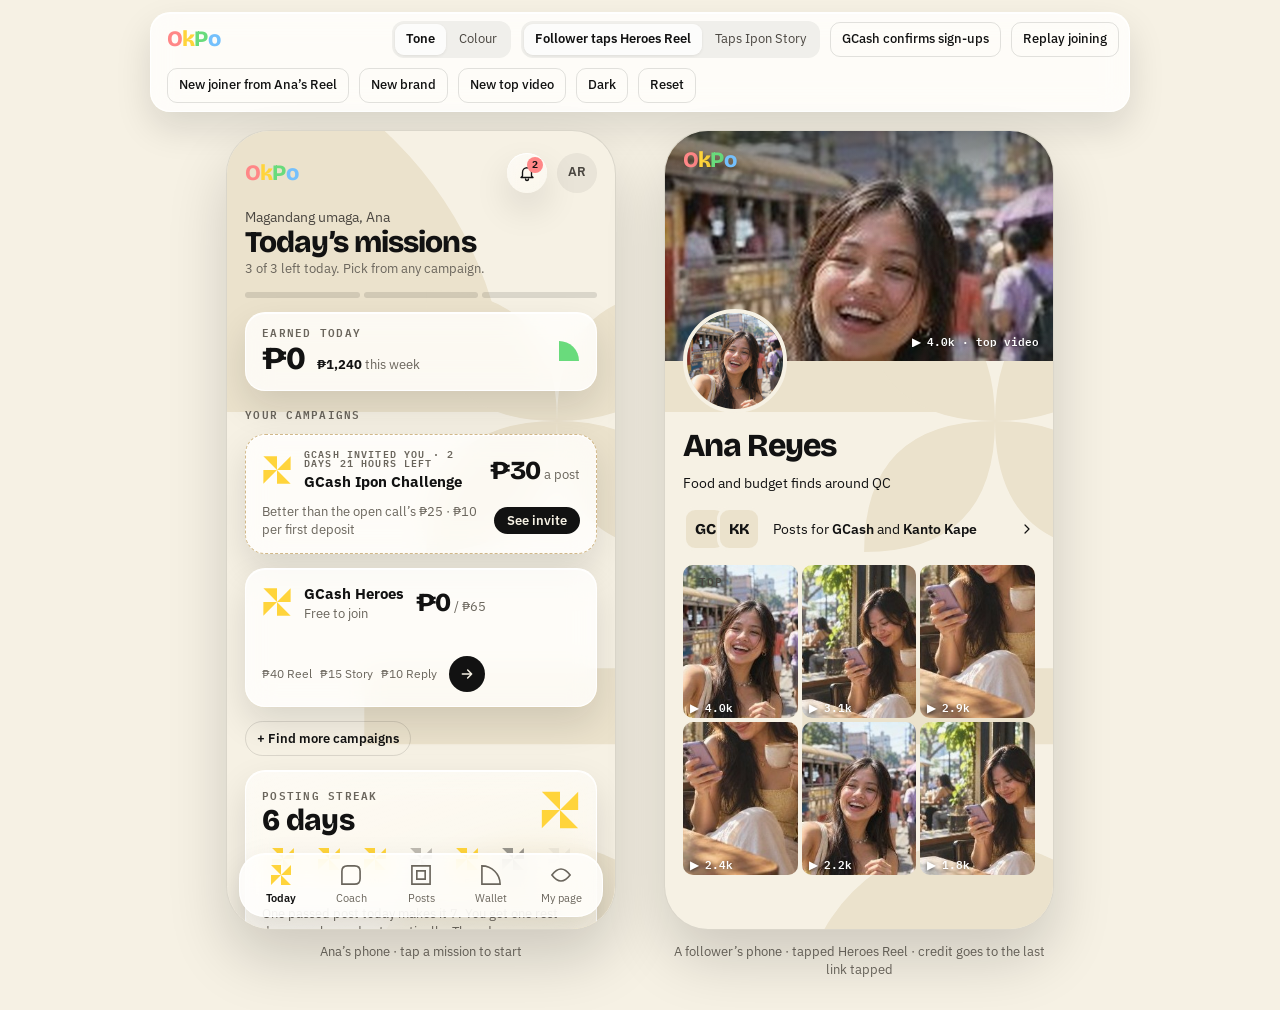
<file: prototypes/earner.html>
<!doctype html><html><head><meta charset=utf8><meta name=viewport content="width=device-width,initial-scale=1,viewport-fit=cover"><style>:root{color-scheme:light;box-sizing:border-box;padding-top:env(safe-area-inset-top,0px);padding-bottom:env(safe-area-inset-bottom,0px)}html{scroll-padding-top:env(safe-area-inset-top,0px)}body{margin:0;padding:0;font:14px -apple-system,BlinkMacSystemFont,sans-serif;background:#faf9f5;color:#141413}img{max-width:100%}[hidden]:not([hidden=until-found i]){display:none!important}
/* profile pages: My page and the follower page (27 Oct, banner style) */
.pf-ban{margin:-22px -18px 0;height:230px;position:relative;overflow:hidden;flex:none}
.pf-ban img{position:absolute;inset:0;width:100%;height:100%;object-fit:cover;display:block}
.pf-shd{position:absolute;inset:0;background:linear-gradient(180deg,rgba(18,18,18,.55) 0%,rgba(18,18,18,0) 45%,rgba(18,18,18,.25) 100%)}
.pf-copy{position:absolute;top:16px;right:16px;z-index:2}
.pf-wm{position:absolute;top:18px;left:18px;z-index:2;font-size:22px;text-shadow:0 1px 8px rgba(0,0,0,.25)}
.pf-vc{position:absolute;right:14px;bottom:14px;color:#fff;font:600 11px/1 var(--mono);text-shadow:0 1px 4px rgba(0,0,0,.6);height:12px;overflow:hidden}
.pf-vc>span{display:flex;flex-direction:column;gap:0}
.pf-vc span span{display:block;height:12px;line-height:12px}
.pf-av{width:104px;height:104px;border-radius:50%;object-fit:cover;object-position:50% 22%;border:4px solid var(--ground);margin:-66px 0 -4px;position:relative;z-index:2;display:block;flex:none}
.pf-name{display:flex;flex-direction:column;gap:4px}
.pf-cnt{display:flex;justify-content:space-between}
.pf-cnt>span{display:flex;flex-direction:column;gap:3px}
.pf-cnt b,.pf-flip{font-family:var(--display);font-weight:800;font-size:26px;letter-spacing:-.03em;line-height:26px}
.pf-flip{display:inline-block;height:26px;overflow:hidden}
.pf-flip>span{display:flex;flex-direction:column}
.pf-cal{display:grid;grid-template-columns:repeat(7,1fr);gap:5px}
.pf-cal .h{text-align:center;font:600 10px/1 var(--mono);color:var(--mute)}
.pf-day{aspect-ratio:1;border-radius:8px;display:grid;place-items:center;font:500 11px/1 var(--mono);background:var(--soft);color:var(--mute)}
.pf-day.on{background:var(--yellow);color:#121212}
.pf-day.today{background:transparent;box-shadow:inset 0 0 0 2px var(--ink);color:var(--ink);font-weight:600}
.pf-day.today.on{background:var(--yellow);box-shadow:none;color:#121212}
.pf-day.later{background:transparent;border:1px dashed var(--line);color:var(--mute);opacity:.7}
.pf-brow{display:flex;align-items:center;gap:12px}
.pf-brow>span:nth-child(2){flex:1;display:flex;flex-direction:column;gap:2px}
.pf-g{display:grid;grid-template-columns:repeat(3,1fr);gap:4px}
.pf-g button{position:relative;aspect-ratio:3/4;border:0;padding:0;border-radius:10px;overflow:hidden;background:var(--tone);cursor:pointer}
.pf-g img{width:100%;height:100%;object-fit:cover;display:block}
.pf-g .v{position:absolute;left:7px;bottom:6px;color:#fff;font:600 11px/1 var(--mono);text-shadow:0 1px 4px rgba(0,0,0,.6)}
.pf-g .top{position:absolute;top:7px;left:7px}
.pf-line{display:flex;align-items:center;gap:12px;border:0;background:transparent;padding:0;text-align:left;color:var(--ink);font:inherit;width:100%;cursor:pointer}
.pf-stack{display:flex}
.pf-stack .bm{width:44px;height:44px;border:3px solid var(--ground);background:var(--tone)}
.pf-stack .bm+.bm{margin-left:-10px}
.pf-earn{position:absolute;left:12px;right:12px;bottom:14px;z-index:30;display:flex;align-items:center;gap:12px;border-radius:20px;padding:12px 12px 12px 16px;color:var(--ink);background:var(--glass-strong);border:1px solid var(--glass-edge);box-shadow:var(--glass-shadow);transform:translateY(150%);transition:transform .34s var(--ease);cursor:pointer;touch-action:pan-y}
.pf-earn.on{transform:none}
.pf-earn.gone{transform:translateX(120%);transition:transform .26s var(--exit)}
.pf-earn b{flex:1;font-size:14.5px}
@keyframes pfFill{0%{background:transparent;box-shadow:inset 0 0 0 2px var(--ink);transform:scale(1)}55%{background:var(--yellow);box-shadow:inset 0 0 0 0 var(--ink);transform:scale(1.35)}100%{background:var(--yellow);transform:scale(1)}}
@keyframes pfFlip{from{transform:none}to{transform:translateY(-50%)}}
@keyframes pfRise{from{opacity:0;transform:translateY(12px)}to{opacity:1;transform:none}}
@keyframes pfPop{0%{opacity:0;transform:scale(.3)}70%{opacity:1;transform:scale(1.12)}100%{opacity:1;transform:scale(1)}}
@keyframes pfSwap{from{opacity:0;transform:scale(1.06)}to{opacity:1;transform:none}}
@keyframes pfSettle{from{opacity:.3;transform:scale(1.08)}to{opacity:1;transform:none}}
.pf-day.fresh{animation:pfFill .62s var(--pop) .35s both}
.pf-flip.fresh>span{animation:pfFlip .5s var(--pop) .55s both}
.pf-vc.fresh>span{animation:pfFlip .5s var(--pop) .8s both}
.pf-new{animation:pfRise .35s var(--ease) .3s both}
.pf-new .bm{animation:pfPop .5s var(--pop) .45s both}
.pf-ban .pf-swap{animation:pfSwap .9s var(--ease) .3s both}
.pf-in .pf-ban img{animation:pfSettle .9s var(--ease) both}
.pf-in .pf-av{animation:pfPop .6s var(--pop-soft) .25s both}
.pf-in .pf-r1{animation:pfRise .32s var(--ease) .4s both}
.pf-in .pf-r2{animation:pfRise .32s var(--ease) .49s both}
.pf-in .pf-r3{animation:pfRise .32s var(--ease) .58s both}
.pf-earn.on .pf-q{animation:pfPop .5s var(--pop) .2s both}
@media (prefers-reduced-motion:reduce){.pf-day.fresh,.pf-flip.fresh>span,.pf-vc.fresh>span,.pf-new,.pf-new .bm,.pf-ban .pf-swap,.pf-in .pf-ban img,.pf-in .pf-av,.pf-in .pf-r1,.pf-in .pf-r2,.pf-in .pf-r3,.pf-earn.on .pf-q{animation:none}.pf-earn,.pf-earn.gone{transition:none}}
</style></head><body>

<title>OkPo Earner and Page</title>
<link rel="preconnect" href="https://fonts.googleapis.com">
<link rel="stylesheet" href="https://fonts.googleapis.com/css2?family=Bricolage+Grotesque:opsz,wght@12..96,700;12..96,800&family=IBM+Plex+Sans:wght@400;500;600&family=IBM+Plex+Mono:wght@500;600&display=swap">
<style>
/* Layout: a thin control strip, then two phones side by side (Ana's earner app, a follower's view of her OkPo page) sharing one state. Colour is reserved for reward takeovers; the phones sit on calm tone-on-tone tiles. */
:root{
  --ground:#f6f1e4; --tone:#ebe2cc; --ink:#121212; --body:#4a4640; --mute:#6a655c; --line:rgba(18,18,18,.12);
  --glass-a:rgba(255,255,255,.66); --glass-b:rgba(255,255,255,.44); --glass-edge:rgba(255,255,255,.95); --glass-shadow:0 16px 36px rgba(18,18,18,.12);
  --glass-strong:rgba(255,255,255,.8); --soft:rgba(18,18,18,.06); --scrim:rgba(18,18,18,.28);
  --coral:#ff8787; --yellow:#ffd43b; --orange:#ffa94d; --green:#69db7c; --blue:#74c0fc; --purple:#b197fc;
  --l-coral:#c92a2a; --l-green:#237a36; --l-yellow:#9c6500; --l-purple:#6741d9;
  --btn:#121212; --on-btn:#f6f1e4;
  --display:'Bricolage Grotesque',ui-sans-serif,system-ui,sans-serif;
  --text:'IBM Plex Sans',ui-sans-serif,system-ui,sans-serif;
  --mono:'IBM Plex Mono',ui-monospace,Menlo,monospace;
  --ease:cubic-bezier(.2,.8,.2,1); --pop:cubic-bezier(.34,1.56,.64,1);
}
/* Light first (settled 1 Oct): dark only when the person picks it. */
@media (prefers-color-scheme: dark){:root[data-theme="system-dark"]{
  --ground:#0f0f0f; --tone:#1c1b19; --ink:#ececec; --body:#b9bcc0; --mute:#8f949a; --line:rgba(255,255,255,.12);
  --glass-a:rgba(40,40,40,.7); --glass-b:rgba(18,18,18,.6); --glass-edge:rgba(255,255,255,.22); --glass-shadow:0 16px 36px rgba(0,0,0,.5);
  --glass-strong:rgba(34,34,34,.86); --soft:rgba(255,255,255,.07); --scrim:rgba(0,0,0,.5);
  --l-coral:#ff8787; --l-green:#69db7c; --l-yellow:#ffd43b; --l-purple:#b197fc; --btn:#ececec; --on-btn:#121212; color-scheme:dark}}
:root[data-theme="dark"]{
  --ground:#0f0f0f; --tone:#1c1b19; --ink:#ececec; --body:#b9bcc0; --mute:#8f949a; --line:rgba(255,255,255,.12);
  --glass-a:rgba(40,40,40,.7); --glass-b:rgba(18,18,18,.6); --glass-edge:rgba(255,255,255,.22); --glass-shadow:0 16px 36px rgba(0,0,0,.5);
  --glass-strong:rgba(34,34,34,.86); --soft:rgba(255,255,255,.07); --scrim:rgba(0,0,0,.5);
  --l-coral:#ff8787; --l-green:#69db7c; --l-yellow:#ffd43b; --l-purple:#b197fc; --btn:#ececec; --on-btn:#121212; color-scheme:dark}
*{box-sizing:border-box}
html,body{min-height:100%}
body{margin:0;background:var(--ground);color:var(--ink);font:400 14px/1.45 var(--text);-webkit-font-smoothing:antialiased;padding-inline:16px;padding-block:12px 32px}
button,input{font:inherit;color:inherit}
button{cursor:pointer}
:focus-visible{outline:2px solid var(--l-blue);outline-offset:2px;border-radius:8px}
.mono{font-family:var(--mono)} .num{font-variant-numeric:tabular-nums}
.label{font:600 10.5px/1 var(--mono);letter-spacing:.12em;text-transform:uppercase;color:var(--mute)}
.disp{font-family:var(--display);font-weight:800;letter-spacing:-.03em}
.small{font-size:12.5px;color:var(--mute)} .sub{color:var(--body)}
.row{display:flex;align-items:center;gap:10px} .grow{flex:1;min-width:0} .spacer{flex:1}
.wm{font-family:var(--display);font-weight:800;letter-spacing:-.035em;line-height:1;display:inline-flex}
.wm span:nth-child(1){color:var(--coral)}.wm span:nth-child(2){color:var(--yellow)}.wm span:nth-child(3){color:var(--green)}.wm span:nth-child(4){color:var(--blue)}
.glass{background:linear-gradient(160deg,var(--glass-a),var(--glass-b));-webkit-backdrop-filter:blur(14px) saturate(1.6);backdrop-filter:blur(14px) saturate(1.6);border:1px solid var(--glass-edge);box-shadow:inset 0 1px 0 var(--glass-edge),var(--glass-shadow);border-radius:20px}
.glass.strong{background:var(--glass-strong)}
.press{transition:transform .12s var(--ease)} .press:active{transform:scale(.97)}

/* control strip */
.strip{max-width:980px;margin:0 auto 18px;display:flex;flex-wrap:wrap;align-items:center;gap:10px;padding:8px 10px 8px 16px}
.seg{display:inline-flex;gap:2px;padding:3px;border-radius:12px;background:var(--soft)}
.seg button{border:0;background:transparent;border-radius:9px;padding:6px 11px;font-size:13px;color:var(--body)}
.seg button[aria-pressed="true"]{background:var(--glass-strong);color:var(--ink);font-weight:600;box-shadow:0 1px 3px rgba(0,0,0,.08)}
.ghost{border:1px solid var(--line);background:transparent;border-radius:10px;padding:7px 11px;font-size:13px;font-weight:500}
.ghost:hover{background:var(--soft)}
.who{display:none}

/* stage */
.stage{display:flex;justify-content:center;gap:48px;align-items:flex-start;flex-wrap:wrap}
.col{display:flex;flex-direction:column;gap:12px;align-items:center;min-width:0}
.cap{font-size:12.5px;color:var(--mute);text-align:center;max-width:390px}
.phone{position:relative;width:390px;max-width:100%;height:800px;border-radius:44px;overflow:hidden;background:var(--ground);border:1px solid var(--line);box-shadow:0 30px 60px rgba(0,0,0,.16);isolation:isolate}
.phone.flash{animation:flash 1s var(--ease)}
@keyframes flash{30%{box-shadow:0 0 0 6px var(--yellow),0 30px 60px rgba(0,0,0,.16)}}
.pbg{position:absolute;inset:0;pointer-events:none;z-index:0}
.pbg svg{position:absolute;display:block}
.screen{position:absolute;inset:0;overflow-y:auto;overflow-x:hidden;padding:22px 18px 110px;display:flex;flex-direction:column;gap:14px;z-index:1;scrollbar-width:none}
.screen::-webkit-scrollbar{display:none}
.card{padding:14px 16px;display:flex;flex-direction:column;gap:8px}
.big{font-family:var(--display);font-weight:800;font-size:30px;letter-spacing:-.03em;line-height:1.02}
.btn{border:0;border-radius:14px;padding:12px 16px;font-weight:600;background:var(--btn);color:var(--on-btn)}
.btn.y{background:var(--btn);color:var(--on-btn)}
.btn.wide{width:100%}
.btn:disabled{opacity:.45;cursor:default}
.link{border:0;background:transparent;padding:4px 0;font-weight:600;text-decoration:underline;text-underline-offset:3px;align-self:flex-start}
.iconbtn{width:40px;height:40px;border-radius:50%;border:0;display:grid;place-items:center;position:relative;flex:none}
.av{width:40px;height:40px;border-radius:50%;background:var(--soft);display:grid;place-items:center;font-weight:600;font-size:13px;color:var(--body);flex:none}
.badge{position:absolute;top:4px;right:4px;min-width:16px;height:16px;border-radius:99px;background:var(--coral);color:#121212;font:700 10px/16px var(--mono);text-align:center;padding:0 4px}
.li{display:flex;align-items:center;gap:12px;padding:11px 0;border-top:1px solid var(--line)}
.li:first-child{border-top:0}
.mission{width:100%;border:0;background:transparent;text-align:left;display:flex;align-items:center;gap:12px;padding:12px 0;border-top:1px solid var(--line);border-radius:0}
.mission:first-child{border-top:0}
.mission .mt{display:block;font-weight:600}
.mission.done .mt{opacity:.55;text-decoration:line-through}
.chip{display:inline-flex;align-items:center;gap:6px;padding:4px 9px;border-radius:99px;font:600 10.5px/1 var(--mono);letter-spacing:.08em;white-space:nowrap}
.chip.go{background:var(--btn);color:var(--on-btn);font:600 13px/1 var(--text);letter-spacing:0;padding:7px 13px}
.chip.ok{background:rgba(105,219,124,.24);color:var(--l-green)}
.chip.fix{background:rgba(255,135,135,.22);color:var(--l-coral)}
.chip.wait{background:var(--soft);color:var(--body)}
.spin{display:inline-block;width:12px;height:12px;border-radius:50%;border:2px solid var(--mute);border-right-color:transparent;animation:spin .8s linear infinite}
@keyframes spin{to{transform:rotate(360deg)}}
.progress{display:flex;gap:4px;flex:none}.progress i{flex:1;height:6px;border-radius:9px;background:var(--line);transition:background .4s}.progress i.on{background:var(--yellow)}
.week{display:flex;gap:4px}
.week span{flex:1;display:flex;flex-direction:column;align-items:center;gap:5px;font-size:11px;color:var(--mute)}
.bar{display:flex;height:12px;border-radius:99px;overflow:hidden;gap:3px;background:var(--soft)}
.bar i{display:block;height:100%;transition:flex-grow .6s var(--ease)}
.kv{display:grid;grid-template-columns:110px minmax(0,1fr);font-size:13.5px}
.kv span{padding:8px 0;border-top:1px solid var(--line)} .kv span:nth-child(-n+2){border-top:0}
.kv span:nth-child(odd){color:var(--mute);font-family:var(--mono);font-size:12px}
.copyrow{display:flex;gap:8px}
.copyrow button{flex:1;border:1px solid var(--line);background:transparent;border-radius:12px;padding:10px 6px;display:flex;align-items:center;justify-content:center;gap:6px;font-weight:500;font-size:13px}
.field{display:flex;align-items:center;gap:8px;border:1px solid var(--line);border-radius:12px;padding:0 12px;height:46px;background:var(--glass-strong)}
.field input{border:0;background:transparent;outline:none;flex:1;min-width:0;height:100%}
.field.bad{border-color:var(--l-coral)}
.check{display:flex;gap:10px;align-items:flex-start;padding:10px 12px;border-radius:12px;background:var(--soft)}
.chat{display:flex;flex-direction:column;gap:12px}
.bub{max-width:88%;padding:10px 13px;border-radius:16px;line-height:1.5;animation:rise .3s var(--ease)}
.bub.me{align-self:flex-end;background:var(--soft)}
.bub.ai{display:flex;gap:10px;padding:0;max-width:100%}
.used{display:flex;gap:6px;flex-wrap:wrap;margin-top:6px}
.used span{display:inline-flex;align-items:center;gap:5px;border:1px solid var(--line);border-radius:99px;padding:2px 8px;font-size:12px;color:var(--body)}
.dots{display:inline-flex;gap:4px;padding:10px 0}.dots i{width:7px;height:7px;border-radius:50%;background:var(--mute);animation:dot 1s infinite}
.dots i:nth-child(2){animation-delay:.15s}.dots i:nth-child(3){animation-delay:.3s}
@keyframes dot{0%,80%,100%{opacity:.25;transform:none}40%{opacity:1;transform:translateY(-3px)}}
@keyframes rise{from{opacity:0;transform:translateY(8px)}to{opacity:1;transform:none}}
.pills{display:flex;flex-wrap:wrap;gap:6px}
.pill{border:1px solid var(--line);border-radius:99px;padding:5px 11px;font-size:13px;background:var(--glass-strong)}
.composer{display:flex;align-items:center;gap:8px;padding:5px 5px 5px 14px;border-radius:16px}
.composer input{border:0;background:transparent;outline:none;flex:1;min-width:0;height:36px}
.tabbar{position:absolute;left:12px;right:12px;bottom:12px;height:64px;display:flex;align-items:center;padding:0 6px;border-radius:26px;z-index:20;transition:transform .35s var(--ease)}
.tabbar.away{transform:translateY(100px)}
.tabbar button{flex:1;border:0;background:transparent;display:flex;flex-direction:column;align-items:center;gap:4px;font-size:11px;color:var(--mute);padding:6px 0}
.tabbar button[aria-current="page"]{color:var(--ink);font-weight:600}
.tabbar .ti{display:grid;place-items:center;width:24px;height:24px}
.tabbar .ti.land{animation:land .6s var(--pop)}
@keyframes land{40%{transform:scale(1.5)}}
.sheet{position:absolute;left:0;right:0;bottom:0;border-radius:28px 28px 0 0;padding:12px 18px 22px;display:flex;flex-direction:column;gap:12px;z-index:40}
.grab{align-self:center;width:40px;height:5px;border-radius:9px;background:var(--line)}
.scrim{position:absolute;inset:0;background:var(--scrim);z-index:35}
.opts{display:grid;grid-template-columns:1fr 1fr;gap:8px}
.opts button{border:1px solid var(--line);background:transparent;border-radius:14px;padding:12px 8px;display:flex;flex-direction:column;gap:2px;align-items:center}
.opts button[aria-pressed="true"]{border-color:var(--ink);box-shadow:inset 0 0 0 1px var(--ink)}
.panel{position:absolute;left:10px;right:10px;top:10px;z-index:40;padding:14px 16px;display:flex;flex-direction:column;gap:6px;max-height:70%;overflow:auto}
.toast{position:absolute;left:14px;right:14px;top:14px;z-index:45;padding:12px 14px;display:flex;align-items:center;gap:10px;animation:drop .35s var(--ease)}
@keyframes drop{from{opacity:0;transform:translateY(-16px)}to{opacity:1;transform:none}}
.otp{display:flex;gap:8px;justify-content:space-between}
.otp input{width:44px;height:54px;text-align:center;font:600 22px var(--mono);border:1px solid var(--line);border-radius:12px;background:var(--glass-strong)}
.thumbs{display:grid;grid-template-columns:repeat(3,1fr);gap:6px}
.thumbs button{aspect-ratio:3/4;border-radius:12px;border:0;background:var(--soft);display:flex;align-items:flex-end;padding:8px;color:var(--body)}
.askbar{position:absolute;left:14px;right:14px;bottom:14px;height:58px;display:flex;align-items:center;gap:10px;padding:0 8px 0 16px;border-radius:22px;border:0;text-align:left;color:var(--body);z-index:20}
.go-y{width:40px;height:40px;border-radius:14px;background:var(--btn);display:grid;place-items:center;margin-left:auto;color:var(--on-btn)}
.over{position:absolute;inset:0;z-index:40;display:flex;align-items:center;justify-content:center;padding:18px;background:var(--scrim)}
.over .glass{padding:20px;display:flex;flex-direction:column;gap:12px;width:100%;animation:rise .3s var(--ease)}


/* follower sign-up banner: a smaller reward, still in the yellow-half language */
.nb{position:absolute;left:12px;right:12px;top:12px;z-index:55;border-radius:22px;overflow:hidden;cursor:pointer;color:#121212;box-shadow:0 14px 34px rgba(0,0,0,.18);background:#fff9db;border:1px solid rgba(255,255,255,.9)}
.nb .sweep{position:absolute;inset:0;background:#ffd43b}
.nb .in{position:relative;display:flex;align-items:center;gap:12px;padding:12px 14px 12px 12px}
.nb .sh{width:46px;height:46px;flex:none;display:grid;place-items:center;border-radius:14px;background:#fff9db}
.nb .sh svg{overflow:visible}
.nb b{display:block;font-size:14px;white-space:nowrap;overflow:hidden;text-overflow:ellipsis}
.nb .cnt{font:700 15px/1 var(--mono);background:#121212;color:#ffd43b;border-radius:99px;padding:6px 11px;white-space:nowrap}
:root[data-theme="dark"] .nb{background:var(--glass-strong);color:#ececec;border-color:rgba(255,255,255,.18);box-shadow:0 14px 34px rgba(0,0,0,.5)}
:root[data-theme="dark"] .nb .sweep{background:#3a3110}
:root[data-theme="dark"] .nb .sh{background:#1d1a0c}
.always .al{display:flex;align-items:center;gap:9px;font-size:14px}.always .al i{width:7px;height:7px;border-radius:50%;flex:none}
.rk{display:flex;align-items:center;gap:10px;margin-top:4px}
ul.rl{margin:0;padding:0 0 0 2px;list-style:none;display:flex;flex-direction:column;gap:2px}
ul.rl li{display:block}
ul.rl details summary{list-style:none;cursor:pointer;font-size:14px;padding:4px 0 4px 12px;border-left:2px solid var(--line)}
ul.rl details summary::-webkit-details-marker{display:none}
ul.rl details[open] summary{border-left-color:var(--ink)}
ul.rl details .small{display:block;padding:0 0 6px 14px;font-family:var(--mono);font-size:11px}

/* campaigns */
.ccard{gap:12px;text-align:left}
.ccard.dim{opacity:.72}
.cc-amt{display:flex;align-items:baseline;gap:4px;white-space:nowrap}
.cc-amt b{font-family:var(--display);font-weight:800;font-size:26px;letter-spacing:-.03em}
.cc-amt span{font-size:13px;color:var(--mute)}
.segbar{display:flex;gap:4px}
.segbar i{height:10px;border-radius:6px;background:rgba(105,219,124,.28);display:block}
.segbar i.paid{background:var(--green)}
.segbar i.chk{background:repeating-linear-gradient(135deg,rgba(105,219,124,.55) 0 5px,rgba(105,219,124,.25) 5px 10px)}
.cc-ms{display:flex;justify-content:space-between;gap:8px;font-size:11.5px;color:var(--mute)}
.cc-ms .on{color:var(--ink);font-weight:600}
.cc-go{width:36px;height:36px;border-radius:50%;background:var(--btn);color:var(--on-btn);display:grid;place-items:center;flex:none}
.minw{flex-direction:row;align-items:center;gap:12px;text-align:left}
.cinv{gap:10px;border:1.5px dashed rgba(156,101,0,.45)!important;text-align:left}
.ctag{display:inline-flex;align-items:center;gap:5px;font:600 9.5px/1 var(--mono);letter-spacing:.06em;padding:3px 7px;border-radius:6px;background:var(--soft);color:var(--body);text-transform:uppercase;margin-top:5px;align-self:flex-start}
.crow{flex:none;display:flex;gap:6px;overflow-x:auto;scrollbar-width:none;margin-inline:-2px;padding:2px}
.crow::-webkit-scrollbar{display:none}
.cchip{display:inline-flex;align-items:center;gap:6px;padding:7px 11px;border-radius:99px;font-size:12.5px;font-weight:600;white-space:nowrap;border:1px solid var(--line);background:var(--glass-strong)}
.cchip.add{background:transparent;position:relative}
.cchip .dot{width:7px;height:7px;border-radius:50%;background:var(--coral)}
.deal{display:grid;grid-template-columns:1fr auto auto;gap:8px 14px;align-items:baseline;font-size:13.5px}.deal .old{color:var(--mute);text-decoration:line-through}
.camp{border:0;text-align:left;width:100%;cursor:pointer}
.camp.off{opacity:.62;cursor:default}
.seclabel{margin-top:4px}
.bm{width:40px;height:40px;border-radius:12px;display:grid;place-items:center;font:800 15px var(--display);flex:none;background:var(--soft);color:var(--ink)}
.chip.lock{background:var(--soft);color:var(--mute);font:600 12px/1 var(--text);letter-spacing:0;padding:7px 11px}
.meter{display:flex;gap:4px}.meter i{flex:1;height:5px;border-radius:9px;background:var(--line)}.meter i.on{background:var(--ink)}

/* brand context v2: rule IDs, talking points, quality bands */
.rid{display:inline-block;margin-left:6px;font:600 10px/1 var(--mono);letter-spacing:.04em;padding:3px 6px;border-radius:6px;background:var(--soft);color:var(--body);vertical-align:1px;white-space:nowrap}
.rid.tp{background:rgba(255,212,59,.28);color:var(--l-yellow)}
.dd{margin:0;padding:0;list-style:none;display:flex;flex-direction:column;gap:6px}
.dd li{display:flex;gap:8px;align-items:baseline}.dd li span:first-child{flex:1}
.band{display:inline-flex;align-items:center;gap:6px;padding:4px 9px;border-radius:99px;font:600 11.5px/1 var(--text);white-space:nowrap}
.band i{width:7px;height:7px;border-radius:50%;background:currentColor}
.band.s{background:rgba(105,219,124,.24);color:var(--l-green)}
.band.g{background:var(--soft);color:var(--body)}
.band.n{background:rgba(255,212,59,.3);color:var(--l-yellow)}
details.pq,.pq-plain{border-top:1px solid var(--line)}details.pq:first-child,.pq-plain:first-child{border-top:0}.pq-plain .li{border-top:0}
details.pq summary{list-style:none;cursor:pointer}details.pq summary::-webkit-details-marker{display:none}
details.pq summary .li{border-top:0}
details.pq .tips{display:flex;flex-direction:column;gap:8px;padding:0 0 12px 32px}
details.pq .tips div{display:flex;gap:8px;align-items:baseline;font-size:13px;color:var(--body)}
details.pq .tips div b{font:600 11px/1 var(--mono);color:var(--mute)}
/* takeover */
.take{position:absolute;inset:0;z-index:60;overflow:hidden;cursor:pointer;color:#121212}
.take .wash{position:absolute;inset:0}
.take svg{position:absolute;overflow:visible}
.take .tx{position:absolute;left:0;right:0;display:flex;flex-direction:column;align-items:center;text-align:center;gap:6px;padding:0 24px}
.take .lab{font:600 10.5px/1 var(--mono);letter-spacing:.12em;text-transform:uppercase}

@media (max-width:900px){
  .who{display:inline-flex}
  .stage{gap:0}
  .stage[data-show="earner"] #colAud,.stage[data-show="aud"] #colEarn{display:none}
}
@media (max-width:430px){.phone{height:760px;border-radius:36px}.strip{padding:8px}}
@media (prefers-reduced-motion:reduce){*{animation-duration:.01ms!important;transition-duration:.01ms!important}}
</style>

<div class="strip glass strong" role="toolbar" aria-label="Prototype controls">
  <span class="wm" style="font-size:22px" role="img" aria-label="OkPo"><span>O</span><span>k</span><span>P</span><span>o</span></span>
  <div class="seg who" role="group" aria-label="Phone"><button type="button" id="showE" aria-pressed="true">Earner</button><button type="button" id="showA" aria-pressed="false">Follower</button></div>
  <span class="spacer"></span>
  <div class="seg" role="group" aria-label="Backdrop"><button type="button" id="bgTone" aria-pressed="true">Tone</button><button type="button" id="bgColour" aria-pressed="false">Colour</button></div>
  <div class="seg" role="group" aria-label="Follower arrives from"><button type="button" id="viaH" aria-pressed="true">Follower taps Heroes Reel</button><button type="button" id="viaI" aria-pressed="false">Taps Ipon Story</button></div>
  <button class="ghost" type="button" id="simConfirm">GCash confirms sign-ups</button>
  <button class="ghost" type="button" id="simOnb">Replay joining</button>
  <button class="ghost" type="button" id="simVia">New joiner from Ana’s Reel</button>
  <button class="ghost" type="button" id="simBrand">New brand</button>
  <button class="ghost" type="button" id="simTop">New top video</button>
  <button class="ghost" type="button" id="themeBtn">Dark</button>
  <button class="ghost" type="button" id="resetBtn">Reset</button>
</div>

<div class="stage" id="stage" data-show="earner">
  <div class="col" id="colEarn"><div class="phone" id="pE" aria-label="Ana’s phone, OkPo earner app"></div><span class="cap" id="capE">Ana’s phone · tap a mission to start</span></div>
  <div class="col" id="colAud"><div class="phone" id="pA" aria-label="A follower’s phone, Ana’s OkPo page"></div><span class="cap" id="capA">A follower’s phone · okpo.com/ana.posts from Ana’s TikTok bio</span></div>
</div>

<script>
(function(){
const $=(s,r=document)=>r.querySelector(s);
const esc=s=>String(s).replace(/[&<>"]/g,c=>({'&':'&amp;','<':'&lt;','>':'&gt;','"':'&quot;'}[c]));
const RM=matchMedia('(prefers-reduced-motion: reduce)').matches;
const wait=ms=>new Promise(r=>setTimeout(r,ms));
const peso=n=>'₱'+Math.round(n).toLocaleString('en-PH');

/* ---------- shapes ---------- */
const P={
 frame:'<path d="M0 0H100V100H0Z M27 27V73H73V27Z" fill-rule="evenodd" fill="C"/>',
 quarter:'<path d="M0 100 L0 0 A100 100 0 0 1 100 100 Z" fill="C"/>',
 diamond:'<path d="M50 0L100 50L50 100L0 50Z M50 28L72 50L50 72L28 50Z" fill-rule="evenodd" fill="C"/>',
 half:'<path d="M0 100 A50 50 0 0 1 100 100 Z" fill="C"/><rect width="100" height="22" fill="C"/>',
 pin:'<path d="M0 0 L50 0 L50 50 Z M100 0 L100 50 L50 50 Z M100 100 L50 100 L50 50 Z M0 100 L0 50 L50 50 Z" fill="C"/>',
 petal:'<path d="M50 50 Q50 2 98 2 Q98 50 50 50 Z M50 50 Q98 50 98 98 Q50 98 50 50 Z M50 50 Q50 98 2 98 Q2 50 50 50 Z M50 50 Q2 50 2 2 Q50 2 50 50 Z" fill="C"/>',
 speech:'<path d="M0 100 V30 Q0 0 30 0 H70 Q100 0 100 30 V70 Q100 100 70 100 Z" fill="C"/>',
 lens:'<path d="M0 50 Q50 -16 100 50 Q50 116 0 50 Z" fill="C"/>'};
/* the shape map (DESIGN.md §6): five shapes, five meanings; tab-only tiles are ink */
const COL={half:'var(--blue)',petal:'var(--purple)',diamond:'var(--coral)',pin:'var(--yellow)',quarter:'var(--green)',speech:'var(--ink)',frame:'var(--ink)',lens:'var(--ink)'};
function tile(k,s=14,outline){
  let b=P[k];
  /* the pin's four triangles meet at the centre, so a stroke crosses itself: its idle and open state is a soft fill instead */
  if(outline&&k==='pin') b=b.replace(/fill="C"/g,`style="fill:${outline};opacity:.42"`);
  else if(outline) b=b.replace(/fill="C"/g,`style="fill:none;stroke:${outline};stroke-width:9"`).replace('fill-rule="evenodd" ','');
  else b=b.replace(/fill="C"/g,`style="fill:${COL[k]}"`);
  return `<svg width="${s}" height="${s}" viewBox="-5 -5 110 110" aria-hidden="true" style="flex:none;display:block">${b}</svg>`;
}
const IC={bell:'<path d="M6 16V11a6 6 0 0112 0v5l2 2H4z"/><path d="M10 20a2 2 0 004 0"/>',back:'<path d="M15 5l-7 7 7 7"/>',chev:'<path d="M9 6l6 6-6 6"/>',x:'<path d="M6 6l12 12M18 6L6 18"/>',send:'<path d="M4 12l16-8-6 16-2-7z"/>',copy:'<rect x="8" y="8" width="12" height="12" rx="2"/><path d="M16 8V5a1 1 0 00-1-1H5a1 1 0 00-1 1v10a1 1 0 001 1h3"/>',link:'<path d="M10 14a4 4 0 005.7 0l3-3a4 4 0 00-5.7-5.7l-1 1"/><path d="M14 10a4 4 0 00-5.7 0l-3 3a4 4 0 005.7 5.7l1-1"/>',mic:'<rect x="9" y="3" width="6" height="11" rx="3"/><path d="M5 11a7 7 0 0014 0M12 18v3"/>',up:'<path d="M12 19V5M5 12l7-7 7 7"/>',spark:'<path d="M12 3v5M12 16v5M3 12h5M16 12h5"/>',check:'<path d="M5 12l5 5 9-10"/>',play:'<path d="M7 5l12 7-12 7z"/>',shield:'<path d="M12 3l8 3v6c0 5-4 8-8 9-4-1-8-4-8-9V6z"/>'};
const ic=(k,s=18,c='currentColor')=>`<svg width="${s}" height="${s}" viewBox="0 0 24 24" fill="none" stroke="${c}" stroke-width="1.8" stroke-linecap="round" stroke-linejoin="round" aria-hidden="true" style="flex:none;display:block">${IC[k]}</svg>`;

/* sloppy filled shapes for takeovers (hand-drawn edge, about 2px) */
function rng(a){return function(){a|=0;a=a+0x6D2B79F5|0;let t=Math.imul(a^a>>>15,1|a);t=t+Math.imul(t^t>>>7,61|t)^t;return((t^t>>>14)>>>0)/4294967296}}
function arc(cx,cy,r,a0,a1,n=40){const o=[];for(let i=0;i<=n;i++){const a=(a0+(a1-a0)*i/n)*Math.PI/180;o.push([cx+r*Math.cos(a),cy+r*Math.sin(a)])}return o}
const POLY={
 diamond:[[[50,0],[100,50],[50,100],[0,50],[50,0]],[[50,28],[72,50],[50,72],[28,50],[50,28]]],
 frame:[[[0,0],[100,0],[100,100],[0,100],[0,0]],[[27,27],[73,27],[73,73],[27,73],[27,27]]],
 quarter:[[[0,100],[0,0],...arc(0,100,100,-90,0),[0,100]]],
 half:[[...arc(50,100,50,180,360),[0,100]],[[0,0],[100,0],[100,22],[0,22],[0,0]]],
 pin:[[[0,0],[50,0],[50,50],[0,0]],[[100,0],[100,50],[50,50],[100,0]],[[100,100],[50,100],[50,50],[100,100]],[[0,100],[0,50],[50,50],[0,100]]]};
function wob(pts,seed,amp){
  const r=rng(seed),ph=[r()*6.28,r()*6.28,r()*6.28,r()*6.28],f=[.18+r()*.14,.5+r()*.3,.18+r()*.14,.5+r()*.3],q=[];
  for(let i=0;i<pts.length-1;i++){const[a,b]=pts[i],[c,d]=pts[i+1],n=Math.max(1,Math.floor(Math.hypot(c-a,d-b)/3));for(let j=0;j<n;j++)q.push([a+(c-a)*j/n,b+(d-b)*j/n])}
  q.push(pts[pts.length-1]);
  return 'M'+q.map(([x,y],i)=>`${(x+amp*(Math.sin(i*f[0]+ph[0])+.45*Math.sin(i*f[1]+ph[1]))).toFixed(2)} ${(y+amp*(Math.sin(i*f[2]+ph[2])+.45*Math.sin(i*f[3]+ph[3]))).toFixed(2)}`).join(' L')+' Z';
}
function sloppy(k,color,size,seed){const amp=Math.min(2/(size/112),1.1);const d=POLY[k].map((p,j)=>wob(p,seed*10+j,amp)).join(' ');return `<path d="${d}" fill="${color}" fill-rule="evenodd" stroke="${color}" stroke-width="1.5" stroke-linejoin="round" vector-effect="non-scaling-stroke"/>`}
const DARKWASH={green:'#0f1a12',yellow:'#1d1a0c'};
/* only the two reward meanings wash the screen: Money (green) and Missions (yellow) */
const WASH={green:['#69db7c','#2b8a3e','#ebfbee'],yellow:['#ffd43b','#e67700','#fff9db']};

/* ---------- state ---------- */
const DAYS=['M','T','W','T','F','S','S'],TODAY=5;
const FRESH=()=>({
 e:{onb:null,num:'',tab:'today',stack:[],notifsOpen:false,sheet:null,
  missions:[{id:1,camp:'heroes',t:'Reel on today’s talking point',type:'Reel',r:40,state:'open',tries:0,tp:'Free to join'},{id:2,camp:'heroes',t:'Story with your sign-up link',type:'Story',r:15,state:'open',tries:0,tp:'Five-minute sign-up'},{id:3,camp:'heroes',t:'Answer a follower question',type:'Reply',r:10,state:'open',tries:0,tp:'Send money home'}],
  cap:3,weekPassed:3,via:null,
  camps:[
   {id:'heroes',name:'GCash Heroes',short:'Heroes',brand:'GCash',k:'pin',status:'joined',deal:'₱40 per passed post · ₱12 per activated sign-up',left:'18 days left',per:'Plus ₱12 for every sign-up from your page that activates.',day:'Day 12 of 30',stats:'14 posts passed · ₱1,240 earned'},
   {id:'ipon',name:'GCash Ipon Challenge',short:'Ipon',brand:'GCash',k:'pin',status:'invited',per:'Plus ₱10 for every first deposit from your page.',day:'Day 1 of 21',rate:30,open:25,dep:10,weeks:3,ends:'Sat 4 Oct, 7:00 AM',endsIn:'2 days 21 hours',why:'Picked for you because your followers are students in Iloilo.',ask:'Two Reels a week about saving for a goal. Missions arrive in Today, tagged Ipon.'},
   {id:'kanto',name:'Kanto Kape · first orders',short:'Kanto',brand:'Kanto Kape',k:'pin',status:'open',fit:true,deal:'₱35 per passed post · ₱15 per first order',who:'For food creators in Metro Manila',ends:'ends 15 Dec'},
   {id:'baon',name:'Baon Box · trial boxes',short:'Baon',brand:'Baon Box',k:'pin',status:'open',fit:false,why:'Needs 5,000+ followers in Cebu. Yours are mostly in Iloilo and QC.'}],
  today:0,week:1240,ready:1180,confirming:[{t:'5 sign-ups from your page',a:60,by:'Mon, 6 Oct'}],
  streak:6,days:{0:'done',1:'done',2:'done',3:'rest',4:'done'},doneToday:false,
  posts:[{t:'Reel · GCash Heroes',when:'Fri',state:'passed',r:40,tp:'Free to join',band:'Strong',tips:[['Your hook said “libre” in the first two seconds. Keep opening like that.','TP'],['Hold the sign-up screen a beat longer at the end.','']]},{t:'Story · GCash Heroes',when:'Fri',state:'passed',r:15,tp:'Five-minute sign-up',band:'Good',tips:[['Say “mga 5 minuto lang” out loud, not only in the caption.','TP'],['Show the real app. The second frame was a screenshot.','']]},{t:'Reel · GCash Heroes',when:'Wed',state:'passed',r:40,tp:'Send money home',band:'Needs work',tips:[['Name who you send money to. It was the talking point, and the Reel never got there.','TP'],['Cut the caption to two Taglish lines.','']]}],
  chat:[],notifs:[{t:'GCash invited you to Ipon Challenge',b:'A better deal: ₱30 per passed post instead of ₱25. Reply within 72 hours.',time:'7:02 AM',k:'pin',go:'invite'},{t:'Today’s mission is in',b:'3 missions for GCash Heroes. The first takes about 2 minutes.',time:'7:00 AM',k:'pin'},{t:'Heroes replies drop to ₱8 on Sat 4 Oct',b:'3 days’ notice. Replies you post before then keep ₱10.',time:'Wed',k:'quarter'}],unread:2,
  signups:9,visits:8237,receipt:null},
 a:{sheet:false,chat:[],over:null,signed:false,via:'heroes',taps:['heroes']},
 bg:'tone'});
let S;try{S=JSON.parse(localStorage.getItem('okpo-ep5')||'null')}catch(e){S=null}
if(!S||!S.e||!S.a||!S.e.camps)S=FRESH();
if(!S.a.taps){S.a.via='heroes';S.a.taps=['heroes']}
S.e.sheet=null;S.e.notifsOpen=false;S.a.over=null;S.a.seen=false;S.a.bsheet=false;S.a.earnOn=false;
const save=()=>{try{localStorage.setItem('okpo-ep5',JSON.stringify(S))}catch(e){}};
const pE=$('#pE'),pA=$('#pA');
[ $('#pE'),$('#pA') ].forEach(ph=>ph.addEventListener('scroll',()=>{ph.scrollLeft=0;ph.scrollTop=0}));

/* ---------- backdrop ---------- */
function backdrop(){
  const tone=S.bg==='tone';
  const c=k=>tone?'var(--tone)':COL[k];
  const s=(k,st)=>`<svg viewBox="-5 -5 110 110" style="${st}">${P[k].replace(/fill="C"/g,`style="fill:${c(k)}"`)}</svg>`;
  return `<div class="pbg" aria-hidden="true" style="opacity:${tone?1:.7}">${s('quarter','left:-120px;top:-120px;width:420px;height:420px')}${s('petal','left:180px;top:140px;width:300px;height:300px')}${s('half','left:120px;top:520px;width:380px;height:380px')}</div>`;
}

/* ---------- screen swapping with transitions ---------- */
function swap(phone,html,kind){
  const old=phone.querySelector('.screen');
  const nu=document.createElement('div');nu.className='screen';nu.innerHTML=html;
  if(old&&kind==='none'){const st=old.scrollTop;old.replaceWith(nu);nu.scrollTop=st;return nu}
  const bg=phone.querySelector('.pbg');bg?bg.after(nu):phone.prepend(nu);
  if(!old||RM){old&&old.remove();return nu}
  const D=320,E='cubic-bezier(.2,.8,.2,1)';
  if(kind==='push'){nu.animate([{transform:'translateX(100%)'},{transform:'none'}],{duration:D,easing:E});old.style.zIndex=0;old.animate([{transform:'none',opacity:1},{transform:'translateX(-28%)',opacity:.4}],{duration:D,easing:E}).finished.then(()=>old.remove())}
  else if(kind==='pop'){nu.style.zIndex=0;nu.animate([{transform:'translateX(-28%)',opacity:.4},{transform:'none',opacity:1}],{duration:D,easing:E});old.style.zIndex=2;old.animate([{transform:'none'},{transform:'translateX(100%)'}],{duration:D,easing:E}).finished.then(()=>old.remove())}
  else{nu.animate([{opacity:0,transform:'translateY(10px)'},{opacity:1,transform:'none'}],{duration:260,easing:E});old.animate([{opacity:1},{opacity:0}],{duration:160}).finished.then(()=>old.remove())}
  return nu;
}
function countUps(root){
  root.querySelectorAll('[data-from]').forEach(el=>{
    const a=+el.dataset.from,b=+el.dataset.to;delete el.dataset.from;if(a===b||RM){el.textContent=peso(b);return}
    const t0=performance.now(),D=900;
    (function f(t){const p=Math.min(1,(t-t0)/D),e=1-Math.pow(1-p,3);el.textContent=peso(a+(b-a)*e);if(p<1)requestAnimationFrame(f)})(t0);
  });
}
function toastIn(phone,html){
  const t=document.createElement('div');t.className='toast glass strong';t.setAttribute('role','status');t.innerHTML=html;phone.appendChild(t);
  setTimeout(()=>{if(RM){t.remove();return}t.animate([{opacity:1},{opacity:0,transform:'translateY(-10px)'}],{duration:220}).finished.then(()=>t.remove())},2600);
}

/* ================= EARNER ================= */
const camp=id=>S.e.camps.find(c=>c.id===id);
const joined=()=>S.e.camps.filter(c=>c.status==='joined');
const usedToday=()=>S.e.missions.filter(m=>m.state!=='open').length;
const capLeft=()=>Math.max(0,S.e.cap-usedToday());
const TABS=[['today','Today','pin'],['coach','Coach','speech'],['posts','Posts','frame'],['wallet','Wallet','quarter'],['page','My page','lens']];
function tabbar(){
  const hide=S.e.onb||S.e.stack.length;
  return `<nav class="tabbar glass strong ${hide?'away':''}" aria-label="Earner app">${TABS.map(([id,l,k])=>`<button type="button" data-etab="${id}" ${S.e.tab===id?'aria-current="page"':''}><span class="ti" data-ti="${id}">${S.e.tab===id?tile(k,22):tile(k,20,'var(--mute)')}</span><span>${l}</span></button>`).join('')}</nav>`;
}
function head(){
  return `<div class="row">${'<span class="wm" style="font-size:22px" role="img" aria-label="OkPo"><span>O</span><span>k</span><span>P</span><span>o</span></span>'}<span class="spacer"></span><button class="iconbtn glass press" type="button" data-notifs aria-label="Notifications, ${S.e.unread} new">${ic('bell')}${S.e.unread?`<span class="badge">${S.e.unread}</span>`:''}</button><span class="av">AR</span></div>`;
}
function weekRow(){
  return `<div class="week">${DAYS.map((d,i)=>{const st=S.e.days[i];let t,l=d;
    if(st==='done')t=tile('pin',24);else if(st==='rest'){t=tile('pin',24,'var(--mute)');l='Rest'}else if(i===TODAY){t=tile('pin',24,'var(--ink)');l='Today'}else t=tile('pin',24,'var(--line)');
    return `<span>${t}${l}</span>`}).join('')}</div>`;
}
const ARROW='<svg width="16" height="16" viewBox="0 0 24 24" fill="none" stroke="currentColor" stroke-width="2.2" stroke-linecap="round" stroke-linejoin="round" aria-hidden="true"><path d="M5 12h14M13 6l6 6-6 6"/></svg>';
function campDay(id){const M=S.e.missions.filter(x=>x.camp===id);const tot=M.reduce((a,b)=>a+b.r,0),earned=M.filter(x=>x.state==='passed').reduce((a,b)=>a+b.r,0),checking=M.filter(x=>x.state==='checking').reduce((a,b)=>a+b.r,0);const open=M.filter(x=>x.state==='open'||x.state==='fix');return {M,tot,earned,checking,open}}
function segBar(M){return `<span class="segbar" aria-hidden="true">${M.map(x=>`<i class="${x.state==='passed'?'paid':x.state==='checking'?'chk':''}" style="flex:${x.r}"></i>`).join('')}</span>`}
function campCard(c){const d=campDay(c.id),capped=capLeft()===0&&d.open.length>0,tp=(d.open[0]||d.M[0]||{}).tp;
  const note=capped?'Back tomorrow at 7:00 AM':d.checking?`${peso(d.checking)} being checked`:'';
  return `<button class="ccard card glass strong press${capped?' dim':''}" type="button" data-campgo="${c.id}" aria-label="${esc(c.name)}: ${d.earned} of ${d.tot} pesos earned today. Open missions.">
  <span class="row" style="gap:12px">${tile(c.k,30)}<span class="grow" style="display:flex;flex-direction:column;text-align:left"><b style="font-size:15px">${esc(c.name)}</b><span class="small">${tp?esc(tp):esc(c.day||'')}</span></span><span class="cc-amt num"><b>${peso(d.earned)}</b><span>/ ${peso(d.tot)}</span></span></span>
  ${segBar(d.M)}
  <span class="row" style="gap:12px"><span class="cc-ms grow">${d.M.map(x=>`<span class="${x.state==='passed'?'on':''}">${x.state==='passed'?'✓ ':''}${peso(x.r)} ${x.type}</span>`).join('')}</span><span class="cc-go">${ARROW}</span></span>
  ${note?`<span class="small" style="text-align:left">${note}</span>`:''}</button>`}
function vToday(prev){
  const E=S.e,m=E.missions,used=usedToday(),left=capLeft(),J=joined(),I=E.camps.filter(c=>c.status==='invited');
  return `${head()}
  <div><span class="sub">Magandang umaga, Ana</span><div class="big">Today’s missions</div><span class="small">${left?`${left} of ${E.cap} left today. Pick from any campaign.`:(m.some(x=>x.state==='checking')?`All ${E.cap} started. Waiting on checks.`:`All ${E.cap} done today. New missions at 7:00 AM.`)}</span></div>
  <div class="progress" aria-label="${used} of ${E.cap} used today">${Array.from({length:E.cap},(_,i)=>`<i class="${i<used?'on':''}"></i>`).join('')}</div>
  <button class="card glass strong press minw" type="button" data-etab="wallet" aria-label="Earned today ${E.today} pesos. Open Wallet.">
    <span class="grow" style="display:flex;flex-direction:column;gap:6px;text-align:left"><span class="label">Earned today</span><span class="row" style="align-items:baseline;gap:12px"><span class="big num" style="font-size:32px" ${prev?`data-from="${prev.today}" data-to="${E.today}"`:''}>${peso(E.today)}</span><span class="small"><b style="color:var(--ink)" class="num" ${prev?`data-from="${prev.week}" data-to="${E.week}"`:''}>${peso(E.week)}</b> this week</span></span></span>${tile('quarter',22)}</button>
  <span class="label seclabel">Your campaigns</span>
  ${I.map(c=>`<button class="card glass strong press cinv" type="button" data-invite="${c.id}"><span class="row" style="gap:12px">${tile(c.k,30)}<span class="grow" style="display:flex;flex-direction:column;text-align:left"><span class="label" style="font-size:9.5px">${esc(c.brand)} invited you · ${esc(c.endsIn)} left</span><b style="font-size:15px;margin-top:3px">${esc(c.name)}</b></span><span class="cc-amt num"><b>${peso(c.rate)}</b><span>a post</span></span></span><span class="row" style="gap:12px"><span class="small grow" style="text-align:left">Better than the open call’s ${peso(c.open)} · ${peso(c.dep)} per first deposit</span><span class="chip go">See invite</span></span></button>`).join('')}
  ${J.map(campCard).join('')}
  <button class="cchip add press" type="button" data-camps style="align-self:flex-start">+ Find more campaigns</button>
  <div class="card glass" style="gap:12px">
    <div class="row"><span class="grow"><span class="label">Posting streak</span><div class="big num">${E.streak} days</div></span>${tile('pin',40)}</div>
    ${weekRow()}
    <span class="small">${E.doneToday?'Today counts. See you tomorrow.':`One passed post today${J.length>1?', in any campaign,':''} makes it ${E.streak+1}. You get one rest day a week, used automatically: Thursday.`}</span>
  </div>
  <div class="card glass" style="gap:8px"><div class="row"><span class="label grow">Weekly bonus</span><b class="num">${Math.min(E.weekPassed,5)} of 5</b></div><div class="meter" aria-hidden="true">${[0,1,2,3,4].map(i=>`<i class="${i<E.weekPassed?'on':''}"></i>`).join('')}</div><span class="small">${E.weekPassed>=5?'Unlocked. [₱X] from OkPo lands on Friday.':`${5-E.weekPassed} more passed post${5-E.weekPassed>1?'s':''} this week and OkPo adds [₱X] on Friday.`}</span></div>
  <button class="card glass press" type="button" data-etab="coach" style="flex-direction:row;align-items:center;border-radius:99px;padding:12px 16px;text-align:left">${tile('speech',18)}<span class="grow" style="color:var(--body)">Stuck? Ask the coach</span>${ic('chev',16)}</button>`;
}
function vCampDay(id){
  const c=camp(id),d=campDay(id),left=capLeft(),tp=(d.open[0]||d.M[0]||{}).tp;
  return `<div class="row"><button class="iconbtn glass press" type="button" data-back aria-label="Back to today">${ic('back')}</button><span class="small grow">${esc(c.brand)} · ${esc(c.day||'')}${c.left?' · '+esc(c.left):''}</span></div>
  <div class="row" style="gap:12px">${tile(c.k,40)}<div class="big" style="font-size:28px">${esc(c.name)}</div></div>
  <div class="card glass strong" style="gap:12px"><span class="label">Today in ${esc(c.short)}</span><span class="row" style="align-items:baseline;gap:8px"><span class="big num" style="font-size:44px">${peso(d.earned)}</span><span class="sub">/ ${peso(d.tot)} earned</span></span>${segBar(d.M)}<span class="small">${d.checking?`${peso(d.checking)} being checked. `:''}${esc(c.per||'')}</span></div>
  ${tp?`<div class="card glass" style="flex-direction:row;align-items:center;gap:12px">${tile('pin',22)}<span class="grow"><span class="label">Today’s talking point</span><b style="display:block;font-size:16px;margin-top:4px">${esc(tp)}</b></span></div>`:''}
  <div class="card glass" style="padding:4px 16px;gap:0">${d.M.map(missionRow).join('')}</div>
  <span class="small" style="text-align:center">${left?`${left} of ${S.e.cap} left today, across all your campaigns`:`All ${S.e.cap} used today. New missions at 7:00 AM.`}</span>
  ${alwaysTrue()}
  <button class="card glass press" type="button" data-etab="coach" style="flex-direction:row;align-items:center;border-radius:99px;padding:12px 16px;text-align:left">${tile('speech',18)}<span class="grow" style="color:var(--body)">Stuck? Ask ${esc(c.short)} Coach</span>${ic('chev',16)}</button>`;
}
const BANDK={Strong:'s',Good:'g','Needs work':'n'};
/* Playbook lines that hold for every mission, in plain words (DESIGN.md §10, Today's mission) */
const PB_DOT={rules:'var(--coral)',voice:'var(--purple)',facts:'var(--blue)'};
function alwaysTrue(){
  const L=[['rules','Say it’s a paid partnership.'],['rules','Never promise approval, amounts or dates.'],['voice','Warm Taglish, short lines.']];
  return `<div class="card glass always" style="gap:8px"><span class="label">Always true for GCash</span>${L.map(([k,x])=>`<div class="al"><i style="background:${PB_DOT[k]}"></i><span>${x}</span></div>`).join('')}</div>`;
}
const bandChip=b=>`<span class="band ${BANDK[b]}"><i></i>${b}</span>`;
const rid=r=>r==='TP'?'<span class="rid tp">Talking point</span>':`<span class="rid">${r}</span>`;
const PASS_TIPS={1:['Strong',[['You opened on “libre”. That is today’s talking point, done right.','TP'],['End on the app sign-up screen, not your face.','']]],2:['Good',[['Fixed and passed. Turn on Paid partnership before posting next time.',''],['Say “mga 5 minuto lang” out loud.','TP']]],3:['Strong',[['Your reply named who you send money to. Keep it that specific.','TP'],['Two short Taglish lines is the sweet spot.','']]],4:['Good',[['Show the deposit screen for two seconds, not one.',''],['Name the goal in the first line of the caption.','TP']]]};
const checkingAmt=()=>S.e.missions.filter(x=>x.state==='checking').reduce((a,b)=>a+b.r,0);
function missionRow(x){
  const st=x.state;
  let right,sub;
  const locked=st==='open'&&capLeft()===0;
  if(locked){right=`<span class="chip lock">Tomorrow</span>`;sub='Daily cap reached. It comes back tomorrow.'}
  else if(st==='open'){right=`<span class="chip go">Start</span>`;sub=`+${peso(x.r)} when it passes${x.camp==='ipon'?' · your invite deal':''}${S.e.doneToday?'':' · keeps the streak'}`}
  else if(st==='checking'){right=`<span class="chip wait"><span class="spin"></span>Checking</span>`;sub='AI is reading your post, usually 10 minutes'}
  else if(st==='fix'){right=`<span class="chip fix">Needs a fix</span>`;sub='Tap to see what to change'}
  else{right=`<span class="chip ok">+${peso(x.r)}</span>`;sub='Passed · added to today'}
  const icon=st==='passed'?tile('pin',22):tile('pin',22,st==='fix'?'var(--l-coral)':'var(--mute)');
  const tag='';
  return `<button class="mission ${st==='passed'?'done':''}" type="button" data-mission="${x.id}" ${st==='passed'||st==='checking'||locked?'aria-disabled="true"':''} id="mrow${x.id}">${icon}<span class="grow" style="display:flex;flex-direction:column"><span class="mt">${esc(x.t)}</span><span class="small">${x.tp?`Talking point: ${esc(x.tp)} · `:''}${sub}</span>${tag}</span>${right}</button>`;
}
function vMission(id){
  const x=S.e.missions.find(m=>m.id===id);
  const fix=x.state==='fix',c=camp(x.camp),ip=x.camp==='ipon';
  return `<div class="row"><button class="iconbtn glass press" type="button" data-back aria-label="Back to ${esc(c.name)}">${ic('back')}</button><span class="small grow">${esc(c.name)} · ${x.type}</span></div>
  <div><div class="big" style="font-size:28px">${esc(x.t)}</div><p class="sub" style="margin:6px 0 0"><b>+${peso(x.r)}</b> when it passes, ${ip?'plus ₱10 for every first deposit':'more for every activated sign-up'}</p></div>
  ${fix?`<div class="check" style="background:rgba(255,135,135,.16)">${tile('diamond',16,'var(--l-coral)')}<span><b>Needs a fix · Say it’s paid</b><br>The Paid partnership label isn’t on. Turn it on in the post’s settings, then paste the link again. Your streak is safe until midnight.</span></div>`:''}
  ${x.tp?`<div class="card glass strong" style="flex-direction:row;align-items:center;gap:12px">${tile('pin',22)}<span class="grow"><span class="label">Today’s talking point</span><b style="display:block;font-size:17px;margin-top:4px">${esc(x.tp)}</b><span class="small">Lead with this. Other ${ip?'savers':'Heroes'} get other talking points today, so feeds don’t repeat.</span></span></div>`:''}
  ${(()=>{const D=ip?{never:[['Promise approval, amounts or returns.','R-03 · GCash Playbook']],careful:[['Loans or credit: never in the hook, only after the main message.','R-09 · GCash Playbook']],always:[['Show your own first ₱50 going into GSave, in the real app.','R-05 · Ipon Challenge'],['Tag #IponChallenge.','R-12 · Ipon Challenge'],['Turn on Paid partnership.','R-01 · OkPo, every brand']]}:{never:[['Promise approval, amounts or dates.','R-03 · GCash Playbook'],['Compare fees with other wallets.','R-04 · GCash Playbook']],careful:[['Loans or credit: never in the hook, only after the main message.','R-09 · GCash Playbook']],always:[['Show the Heroes sign-up in the real app, under 20 seconds.','R-05 · GCash Heroes'],['Say it’s free to join.','R-06 · GCash Heroes'],['Tag #GCashHeroes.','R-13 · GCash Heroes'],['Turn on Paid partnership.','R-01 · OkPo, every brand'],['End on the app sign-up, not the website.','R-08 · GCash Heroes']]};
   const grp=(k,lab,cls,mean)=>`<div class="rk"><span class="chip ${cls}">${lab}</span><span class="small">${mean}</span></div><ul class="dd rl">${D[k].map(([x,src])=>`<li><details><summary>${x}</summary><span class="small">${src}</span></details></li>`).join('')}</ul>`;
   return `<div class="card glass" style="gap:8px">${grp('never','Never','fix','Comes back if you do this.')}${grp('careful','Careful','wait','Allowed, with a condition.')}${grp('always','Always','n','Every post.')}<span class="small" style="margin-top:4px">Your post is checked against these same lines. If something needs a fix, it names the line. Tap a line to see where it comes from.</span></div>`})()}
  <div class="card glass"><b>Copy what you need</b><div class="copyrow"><button type="button" class="press" data-copy="${ip?'gcash.com/ipon?ref=ana':'gcash.com/heroes?ref=ana'}">${ic('link',15)}Your link</button><button type="button" class="press" data-copy="${ip?'Una kong ₱50 sa ipon! #IponChallenge':'Libre mag-join sa GCash Heroes! #GCashHeroes'}">${ic('copy',15)}Caption</button></div><span class="small">Your link is how sign-ups from your followers are counted.</span></div>
  <div class="card glass"><b>Make it here</b><div class="copyrow">${[['Record','mic'],['Upload','up'],['AI voice','spark']].map(([t,i])=>`<button type="button" class="press" data-noop="${t}">${ic(i,16)}${t}</button>`).join('')}</div></div>
  <form class="card glass" data-form="submit" data-mid="${x.id}"><label for="plink"><b>${fix?'Fixed it? Paste the link again':'Posted it? Paste the link'}</b></label>
   <div class="field" id="plinkf">${ic('link',16,'var(--mute)')}<input id="plink" type="text" inputmode="url" autocomplete="off" placeholder="tiktok.com/@ana.posts/…"></div>
   <button class="btn y wide press" type="button" data-paste>Paste a sample link</button>
   <button class="btn wide press" type="submit">Submit for check</button>
   <span class="small">AI checks it against the same lines. In this demo it takes a few seconds.</span></form>`;
}
function vCoach(){
  return `<div><div class="row" style="gap:10px">${tile('speech',24)}<div class="big" style="font-size:26px">Coach</div></div><span class="small">Answers from GCash’s Playbook and your campaigns.</span></div>
  <div class="card glass" style="min-height:300px"><div class="chat" id="coachChat">${chatHtml(S.e.chat,'Ask anything about today’s mission. Answers come from GCash’s Playbook, and each one says which part it used.')}</div></div>
  <div class="pills">${['Pwede ba sa TikTok bio?','Magkano per sign-up?','Pwede bang sabihing sure approval?'].map(q=>`<button class="pill press" type="button" data-ask="coach" data-q="${esc(q)}">${esc(q)}</button>`).join('')}</div>
  <form class="composer glass strong" data-form="coach"><label for="coachIn" style="position:absolute;left:-9999px">Message the coach</label><input id="coachIn" placeholder="Magtanong…" autocomplete="off"><button class="btn press" type="submit" style="padding:8px 12px">Ask</button></form>`;
}
function vPosts(){
  const E=S.e;const live=E.missions.filter(m=>m.state!=='open').map(m=>({t:`${m.type} · ${camp(m.camp).name}`,when:'Today',state:m.state,r:m.r,id:m.id,tp:m.tp,band:m.band,tips:m.tips}));
  const all=[...live,...E.posts];
  const row=p=>`<div class="li">${p.state==='passed'?tile('quarter',20):tile('frame',20,p.state==='fix'?'var(--l-coral)':'var(--mute)')}<span class="grow"><span style="display:block;font-weight:600">${p.t}</span><span class="small">${p.when}${p.tp?` · ${esc(p.tp)}`:''}</span>${p.band?`<span style="display:flex;margin-top:6px">${bandChip(p.band)}</span>`:''}</span>${p.state==='passed'?`<span class="chip ok">+${peso(p.r)}</span>`:p.state==='fix'?`<button class="chip fix press" type="button" style="border:0" data-mission="${p.id}">Fix it</button>`:`<span class="chip wait"><span class="spin"></span>Checking</span>`}</div>`;
  return `<div><div class="big" style="font-size:26px">Posts</div><span class="small">Every post is checked against GCash’s Playbook and the campaign before it counts. Tap a passed post for two tips.</span></div>
  <div class="card glass" style="padding:4px 16px;gap:0">${all.map(p=>p.band?`<details class="pq"><summary>${row(p)}</summary><div class="tips">${p.tips.map(([t,r],i)=>`<div><b>${i+1}</b><span style="flex:1">${t}</span>${r==='TP'?rid(r):''}</div>`).join('')}</div></details>`:`<div class="pq-plain">${row(p)}</div>`).join('')}</div>
  <div class="card glass"><span class="small">The band shows how well a post fits the mission: Strong, Good or Needs work. It never changes your pay. Passed is passed.</span></div>`;
}
function vWallet(prev){
  const E=S.e,conf=E.confirming.reduce((a,b)=>a+b.a,0),chk=checkingAmt(),tot=Math.max(1,E.ready+conf+chk);
  return `<div class="row" style="align-items:flex-end"><div class="big grow" style="font-size:26px">Wallet</div><span class="small">${joined().length>1?'All campaigns':'GCash Heroes'}</span></div>
  <div class="card glass strong" style="gap:12px;padding:18px" id="readyCard">
    <span class="label">Ready to claim</span>
    <div class="big num" style="font-size:46px" ${prev?`data-from="${prev.ready}" data-to="${E.ready}"`:''}>${peso(E.ready)}</div>
    <div class="bar" role="img" aria-label="Ready ${peso(E.ready)}, confirming ${peso(conf)}, checking ${peso(chk)}"><i style="flex-grow:${E.ready/tot};background:var(--green)"></i><i style="flex-grow:${conf/tot};background:var(--yellow)"></i><i style="flex-grow:${chk/tot};background:var(--mute)"></i></div>
    <div class="row small" style="flex-wrap:wrap;gap:12px"><span class="row" style="gap:6px"><i style="width:10px;height:10px;border-radius:3px;background:var(--green)"></i>Ready ${peso(E.ready)}</span><span class="row" style="gap:6px"><i style="width:10px;height:10px;border-radius:3px;background:var(--yellow)"></i>Confirming ${peso(conf)}</span><span class="row" style="gap:6px"><i style="width:10px;height:10px;border-radius:3px;background:var(--mute)"></i>Checking ${peso(chk)}</span></div>
    <button class="btn y wide press" type="button" data-claim ${E.ready?'':'disabled'}>${E.ready?'Claim to GCash':'Nothing to claim yet'}</button>
  </div>
  <div class="card glass" style="padding:8px 16px;gap:0">
    <span class="label" style="padding:8px 0 4px">Confirming · GCash checks the account is active</span>
    ${E.confirming.length?E.confirming.map(c=>`<div class="li">${tile('quarter',20,'var(--green)')}<span class="grow"><span style="display:block">${esc(c.t)}</span><span class="small">Confirmed by ${c.by}</span></span><span class="mono">${peso(c.a)}</span></div>`).join(''):'<span class="small" style="padding:8px 0">Nothing waiting.</span>'}
    <span class="label" style="padding:12px 0 4px">Checking · AI reads your post</span>
    ${chk?E.missions.filter(x=>x.state==='checking').map(x=>`<div class="li">${tile('frame',20,'var(--mute)')}<span class="grow"><span style="display:block">${esc(x.t)}</span><span class="small">A few seconds in this demo</span></span><span class="mono">${peso(x.r)}</span></div>`).join(''):'<span class="small" style="padding:8px 0">Nothing being checked.</span>'}
    <span class="label" style="padding:12px 0 4px">Didn’t count</span>
    <div class="li">${tile('quarter',20,'var(--l-coral)')}<span class="grow"><span style="display:block">1 sign-up not activated</span><span class="small">GCash couldn’t verify the account · removed Tue</span></span><span class="mono" style="text-decoration:line-through;color:var(--mute)">₱12</span></div>
  </div>`;
}
function pfCal(E){const on='1101101110111011110110111'.split('');let h=DAYS.map(d=>`<span class="h">${d}</span>`).join('')+'<span></span><span></span><span></span>';
  for(let d=1;d<=31;d++){if(d<26)h+=`<span class="pf-day ${on[d-1]==='1'?'on':''}">${d}</span>`;else if(d===26)h+=`<span class="pf-day on">${d}</span>`;else if(d===27)h+=`<span class="pf-day today ${E.dayFilled?'on':''} ${E.dayFresh?'fresh':''}">${d}</span>`;else h+=`<span class="pf-day later">${d}</span>`}
  return h}
const pfFlip=(a,b,fresh)=>fresh?`<span class="pf-flip fresh"><span><span>${a}</span><span>${b}</span></span></span>`:`<b>${b}</b>`;
const PF_VIDS=[['v1.jpg','4.0k','50% 30%'],['v2.jpg','3.1k','50% 50%'],['v3.jpg','2.9k','40% 40%'],['v3.jpg','2.4k','70% 50%'],['v1.jpg','2.2k','60% 40%'],['v2.jpg','1.8k','30% 50%']];
function pfGrid(aud){return `<div class="pf-g">${PF_VIDS.map(([f,v,pos],i)=>{const inner=`<img src="img/ana/${f}" alt="" loading="lazy" style="object-position:${pos}"><span class="v">▶ ${v}</span>${i===0?'<span class="chip wait top">TOP</span>':''}`;return aud?`<button type="button" class="press" data-noopa="Ana’s video" aria-label="Video, ${v} views, opens on TikTok">${inner}</button>`:`<button type="button" class="press" data-noopv="1" aria-label="Video, ${v} views">${inner}</button>`}).join('')}</div>`}
function vPage(){
  const E=S.e,passed=E.passedN??42,days=E.daysN??31,fresh=!!E.dayFresh,topNew=!!E.topNew;
  const brands=[...(E.newBrand?[['TC','Tindahan Co','1 video',false,true]]:[]),['GC','GCash','20 videos · 2 campaigns',true],['KK','Kanto Kape','3 videos',false]];
  const html=`<div class="pf-ban"><img src="img/ana/banner.jpg" alt="">${topNew?`<img class="${E.topFresh?'pf-swap':''}" src="img/ana/banner2.jpg" alt="">`:''}<div class="pf-shd"></div>
   <button class="btn press pf-copy" type="button" data-copy="okpo.com/ana.posts">Copy my link</button>
   <span class="pf-vc ${E.topFresh?'fresh':''}"><span>${topNew&&E.topFresh?'<span>▶ 4.0k · top video</span>':''}<span>▶ ${topNew?'5.2k':'4.0k'} · top video</span></span></span></div>
  <img class="pf-av" src="img/ana/photo.jpg" alt="Ana Reyes">
  <div class="pf-name"><div class="disp" style="font-size:32px">Ana Reyes</div><span class="small">@ana.posts · 8.2k followers</span></div>
  <section class="card glass strong" style="gap:16px"><div class="row" style="gap:8px">${tile('pin',14)}<span class="label">Standing</span></div>
   <div class="pf-cnt"><span>${pfFlip(passed-1,passed,fresh)}<span class="small">videos passed</span></span><span>${pfFlip(days-1,days,fresh&&E.dayFilledNow)}<span class="small">days posted</span></span><span><b>98%</b><span class="small">on time</span></span></div>
   <div style="display:flex;flex-direction:column;gap:8px;border-top:1px solid var(--line);padding-top:12px"><span class="label">October</span><div class="pf-cal">${pfCal(E)}</div></div></section>
  <section class="card glass" style="gap:12px"><span class="label">Brands worked with</span>${brands.map(([m,n,sub,reg,nw])=>`<div class="pf-brow ${nw&&E.brandFresh?'pf-new':''}"><span class="bm">${m}</span><span><b style="font-weight:600">${n}</b><span class="small">${sub}</span></span>${reg?'<span class="chip wait">REGULAR</span>':''}</div>`).join('')}</section>
  <div class="row" style="align-items:baseline"><span class="label grow">Brand videos</span><span class="small">2.8k average views</span></div>
  ${pfGrid()}
  <button class="card glass press" type="button" data-seefollower style="flex-direction:row;align-items:center;justify-content:space-between;text-align:left;font-weight:500">See my bio link page ${ic('chev',16)}</button>`;
  E.dayFresh=false;E.dayFilledNow=false;E.brandFresh=false;E.topFresh=false;
  return html;
}
function vReceipt(){
  const r=S.e.receipt;
  return `<div class="row"><button class="iconbtn glass press" type="button" data-back aria-label="Back to wallet">${ic('back')}</button><span class="grow"></span></div>
  <div style="display:flex;flex-direction:column;align-items:center;gap:8px;text-align:center;padding-top:8px">${tile('quarter',60)}<span class="label">Sent to your GCash</span><div class="big num" style="font-size:54px">${peso(r.a)}</div><span class="sub">Nice one, Ana. That’s this week’s posts and sign-ups.</span></div>
  <div class="card glass" style="gap:12px" id="steps">${[['Claimed',r.t1],['Sent by OkPo',r.t1],['In your GCash',r.t2]].map(([l,t],i)=>`<div class="row" data-step="${i}" style="opacity:.35;transition:opacity .3s"><span style="color:var(--l-green)">${ic('check',16)}</span><span class="grow">${i===2?'<b>'+l+'</b>':l}</span><span class="mono small">${t}</span></div>`).join('')}</div>
  <div class="card glass" style="padding:6px 16px"><div class="kv"><span>To</span><span>GCash · 0917 ••• 4567</span><span>Campaign</span><span>GCash Heroes · week 2</span><span>Reference</span><span class="mono">${r.ref}</span></div></div>
  <div class="copyrow"><button type="button" class="press" data-noop="Save receipt">Save receipt</button><button type="button" class="press" data-copy="${r.ref}">Copy reference</button></div>`;
}
function vCamps(){
  const E=S.e,C=E.camps,J=C.filter(c=>c.status==='joined'||c.status==='trial'),I=C.filter(c=>c.status==='invited'),O=C.filter(c=>c.status==='open');
  const seg=`<div class="row small" style="gap:14px"><span>Joined · ${J.length}</span><span>Invited · ${I.length}</span><span>Open · ${O.length}</span></div>`;
  const inv=I.map(c=>`<button class="camp card glass strong press" type="button" data-invite="${c.id}" style="gap:8px"><div class="row">${tile(c.k,22)}<span class="label grow">${esc(c.brand)} invited you</span><span class="chip wait">Ends in ${c.endsIn}</span></div><b style="font-size:17px">${esc(c.name)}</b><span class="small">Your deal: <b style="color:var(--ink)">${peso(c.rate)} per passed post</b> (open call ${peso(c.open)}) · ${peso(c.dep)} per first deposit</span><span class="row" style="justify-content:space-between"><span class="small">${c.weeks} weeks · 2 Reels a week</span><span class="chip go">See invite</span></span></button>`).join('');
  const jn=J.map(c=>`<div class="card glass" style="gap:6px"><div class="row">${tile(c.k,22)}<b class="grow">${esc(c.name)}</b><span class="chip ${c.status==='trial'?'wait':'ok'}">${c.status==='trial'?'Trial · 0 of 3':'Joined'}</span></div><span class="small">${esc(c.deal||'')}${c.left?' · '+c.left:''}</span>${c.stats?`<span class="small" style="color:var(--body)">${c.stats}</span>`:''}${c.status==='trial'?'<span class="small" style="color:var(--body)">Your first 3 posts are a trial. When they pass, you’re in fully. Missions start tomorrow.</span>':''}</div>`).join('');
  const op=O.map(c=>`<div class="card glass ${c.fit?'':'off'}" style="gap:8px"><div class="row"><span class="bm">${c.brand.split(' ').map(w=>w[0]).join('').slice(0,2)}</span><span class="grow"><b style="display:block">${esc(c.name)}</b><span class="small">${c.fit?'You qualify':'Not yet'}</span></span></div>${c.fit?`<span class="small">${esc(c.deal)} · ${esc(c.who)}</span><div class="row"><span class="small grow">Open call · 3-post trial · ${esc(c.ends)}</span><button class="btn press" type="button" data-joincamp="${c.id}" style="padding:9px 14px">Join</button></div>`:`<span class="small">${esc(c.why)}</span>`}</div>`).join('');
  return `<div class="row"><button class="iconbtn glass press" type="button" data-back aria-label="Back to today">${ic('back')}</button><b style="font-size:17px" class="grow">Campaigns</b></div>${seg}
  ${I.length?`<span class="label seclabel">Invited</span>${inv}`:''}
  <span class="label seclabel">Joined</span>${jn}
  <span class="label seclabel">Open to join</span>${op}
  <span class="small">Missions from every campaign you join arrive in Today, up to ${E.cap} a day.</span>`;
}
function vInvite(id){
  const c=camp(id);
  return `<div class="row"><button class="iconbtn glass press" type="button" data-back aria-label="Back to campaigns">${ic('back')}</button><span class="small grow">Campaigns · invite</span></div>
  <div style="display:flex;flex-direction:column;gap:8px">${tile(c.k,44)}<span class="label">${esc(c.brand)} invited you</span><div class="big">${esc(c.name)}</div><span class="sub">Help students start saving with ₱50. ${esc(c.why)}</span></div>
  <div class="card glass strong" style="gap:10px"><span class="label">Your deal</span><div class="deal"><span>Per passed post</span><b class="num">${peso(c.rate)}</b><span class="old num">${peso(c.open)}</span><span>Per first deposit</span><b class="num">${peso(c.dep)}</b><span></span><span>Lasts</span><b>${c.weeks} weeks</b><span></span></div><span class="small">The open call pays ${peso(c.open)}. Your ${peso(c.rate)} replaces it; it doesn’t add to it.</span></div>
  <div class="card glass" style="gap:8px"><span class="label">What they ask</span><span>${esc(c.ask)}</span><span class="small">You stay in GCash Heroes too. One streak counts both, and you still do up to ${S.e.cap} missions a day in total. No trial: invited creators start straight away.</span></div>
  <div class="row" style="gap:10px"><button class="btn grow press" type="button" data-accept="${c.id}" style="padding:13px">Accept</button><button class="btn press" type="button" data-back style="background:var(--soft);color:var(--ink);padding:13px 18px">Not now</button></div>
  <span class="small" style="text-align:center">Invite stays open 72 hours: until ${c.ends} (${c.endsIn} left).</span>`;
}
/* onboarding */
function vOnb(){
  const o=S.e.onb;
  const via=S.e.via;
  if(o==='welcome')return `<div style="flex:1;display:flex;flex-direction:column;justify-content:center;gap:16px;min-height:600px">${via?`<div class="card glass strong" style="flex-direction:row;align-items:center;gap:10px"><span class="av">AR</span><span class="grow"><b style="display:block">From @ana.posts</b><span class="small">You tapped her GCash Heroes Reel</span></span>${tile('pin',18)}</div>`:''}<span class="wm" style="font-size:40px"><span>O</span><span>k</span><span>P</span><span>o</span></span><div class="big" style="font-size:40px">Get paid for posts that bring people in.</div><span class="sub" style="font-size:16px">A mission every morning, a coach when you’re stuck, and pay every Friday to your GCash.</span><button class="btn y wide press" type="button" data-onb="number" style="padding:15px;font-size:16px">Start with my mobile number</button><span class="small">One number for signing in and for payouts.</span></div>`;
  if(o==='number')return `<button class="iconbtn glass press" type="button" data-onb="welcome" aria-label="Back">${ic('back')}</button><div class="big">What’s your mobile number?</div><span class="sub">We’ll text you a 6-digit code.</span><form data-form="num" style="display:flex;flex-direction:column;gap:12px"><label class="small" for="jnum">Mobile number</label><div class="field" id="jnumf"><span class="mono small">+63</span><input id="jnum" inputmode="tel" autocomplete="tel" placeholder="917 123 4567" value="${esc(S.e.num)}"></div><button class="btn y wide press" type="submit" style="padding:14px">Send me a code</button><button class="link" type="button" data-fillnum>Use a sample number</button></form>`;
  if(o==='code')return `<button class="iconbtn glass press" type="button" data-onb="number" aria-label="Back">${ic('back')}</button><div class="big">Enter the code</div><span class="sub">Sent to +63 ${esc(S.e.num)}. Demo code: 123456.</span><div class="otp" role="group" aria-label="6-digit code">${[0,1,2,3,4,5].map(i=>`<input id="otp${i}" inputmode="numeric" maxlength="1" aria-label="Digit ${i+1}" autocomplete="one-time-code">`).join('')}</div><button class="link" type="button" data-fillotp>Fill the demo code</button><span class="small" id="otpMsg"></span>`;
  if(o==='verifying')return `<div style="flex:1;display:flex;flex-direction:column;align-items:center;justify-content:center;gap:14px;min-height:600px"><span class="spin" style="width:28px;height:28px;border-width:3px"></span><span class="sub">Checking the code…</span></div>`;
  if(via)return `<div style="flex:1;display:flex;flex-direction:column;justify-content:center;gap:14px;min-height:640px">${tile('pin',56)}<div class="big" style="font-size:34px">You’re in, Mika.</div>
  <span class="sub" style="font-size:15px">You came from <b style="color:var(--ink)">@ana.posts</b>’s Reel, so you start in the same campaign.</span>
  <div class="card glass strong" style="gap:6px"><div class="row">${tile('pin',18)}<b class="grow">GCash Heroes</b><span class="chip wait">Trial · 0 of 3</span></div><span class="small">₱40 per passed post · ₱12 per activated sign-up</span><span class="small" style="color:var(--body)">Your first 3 posts are a trial. When they pass, you’re in fully.</span></div>
  <div class="card glass" style="flex-direction:row;align-items:center;gap:10px">${tile('pin',18)}<span class="grow">1 more campaign is open to you</span>${ic('chev',16)}</div>
  <div class="card glass" style="gap:4px"><span class="small">Ana invited you. When your first 3 posts pass, OkPo adds [₱X] to her Wallet. It costs you nothing.</span></div>
  <button class="btn wide press" type="button" data-onbdone style="padding:15px">See today’s missions</button></div>`;
  return `<div style="flex:1;display:flex;flex-direction:column;justify-content:center;gap:14px;min-height:600px">${tile('pin',56)}<div class="big" style="font-size:36px">You’re in, Ana.</div><span class="sub" style="font-size:16px">Your first mission is waiting. Link your TikTok or Instagram after your first mission.</span><button class="btn y wide press" type="button" data-onbdone style="padding:15px">See today’s missions</button></div>`;
}
function renderE(kind='none',prev){
  const E=S.e;let html;
  if(E.onb)html=vOnb();
  else if(E.stack.length){const top=E.stack[E.stack.length-1];html=top.v==='mission'?vMission(top.id):top.v==='camp'?vCampDay(top.id):top.v==='camps'?vCamps():top.v==='invite'?vInvite(top.id):vReceipt()}
  else html={today:vToday,coach:vCoach,posts:vPosts,wallet:vWallet,page:vPage}[E.tab](prev);
  if(!pE.querySelector('.pbg'))pE.insertAdjacentHTML('afterbegin',backdrop());
  const scr=swap(pE,html,kind);
  const oldTab=pE.querySelector('.tabbar');const tmp=document.createElement('div');tmp.innerHTML=tabbar();const nt=tmp.firstElementChild;
  if(oldTab){oldTab.className=nt.className;oldTab.innerHTML=nt.innerHTML}else pE.appendChild(nt);
  countUps(scr);
  const cc=$('#coachChat',pE);if(cc)scr.scrollTop=scr.scrollHeight;
  if(E.stack.length&&E.stack[E.stack.length-1].v==='receipt'&&!E.receipt.shown){E.receipt.shown=true;
    [...scr.querySelectorAll('[data-step]')].forEach((el,i)=>setTimeout(()=>el.style.opacity=1,RM?0:350+i*600))}
  else scr.querySelectorAll('[data-step]').forEach(el=>el.style.opacity=1);
  if(E.onb==='code')wireOtp();
  save();
}
function overlayE(){
  pE.querySelectorAll('.scrim,.sheet,.panel').forEach(n=>n.remove());
  const E=S.e;
  if(E.notifsOpen){
    pE.insertAdjacentHTML('beforeend',`<div class="scrim" data-closeov></div><div class="panel glass strong" role="dialog" aria-label="Notifications"><div class="row"><b class="grow">Notifications</b><button class="iconbtn" type="button" data-closeov aria-label="Close" style="width:32px;height:32px;background:var(--soft)">${ic('x',14)}</button></div>${E.notifs.map(n=>{const inner=`${tile(n.k,20)}<span class="grow"><span class="row"><b class="grow" style="font-weight:600">${esc(n.t)}</b><span class="small">${n.time}</span></span><span class="small" style="color:var(--body)">${esc(n.b)}</span></span>`;return n.go&&camp('ipon').status==='invited'?`<button class="li press" type="button" data-notego="${n.go}" style="align-items:flex-start;border-left:0;border-right:0;border-bottom:0;background:transparent;text-align:left;width:100%">${inner}</button>`:`<div class="li" style="align-items:flex-start">${inner}</div>`}).join('')}</div>`);
    const p=pE.querySelector('.panel');if(!RM)p.animate([{opacity:0,transform:'translateY(-20px)'},{opacity:1,transform:'none'}],{duration:280,easing:'cubic-bezier(.2,.8,.2,1)'});
  }
  if(E.sheet){
    const now=E.sheet.opt==='now';
    pE.insertAdjacentHTML('beforeend',`<div class="scrim" data-closeov></div><div class="sheet glass strong" role="dialog" aria-label="Claim to GCash"><span class="grab"></span>
      <div class="row"><b class="grow disp" style="font-size:24px">Claim to GCash</b><button class="iconbtn" type="button" data-closeov aria-label="Close" style="width:34px;height:34px;background:var(--soft)">${ic('x',14)}</button></div>
      <div style="text-align:center"><span class="label">Amount</span><div class="big num" style="font-size:52px">${peso(E.ready)}</div><span class="small">Everything that’s ready. Confirming money stays until it’s ready.</span></div>
      <div class="check" style="align-items:center"><span class="av" style="background:#0d6efd;color:#fff;width:34px;height:34px">G</span><span class="grow"><b style="display:block">GCash · 0917 ••• 4567</b><span class="small">The number you joined with</span></span></div>
      <div class="opts" role="group" aria-label="When"><button type="button" data-opt="now" aria-pressed="${now}"><b>Now</b><span class="small">2% fee · ${peso(fee())}</span></button><button type="button" data-opt="friday" aria-pressed="${!now}"><b>Friday</b><span class="small">Free · automatic</span></button></div>
      <button class="btn y wide press" type="button" data-doclaim style="padding:14px;font-size:16px">${now?`Get ${peso(E.ready-fee())} now`:`Send ${peso(E.ready)} Friday`}</button></div>`);
    const sh=pE.querySelector('.sheet');if(!RM&&!E.sheet.drawn){sh.animate([{transform:'translateY(100%)'},{transform:'none'}],{duration:340,easing:'cubic-bezier(.2,.8,.2,1)'});pE.querySelector('.scrim').animate([{opacity:0},{opacity:1}],{duration:240})}
    E.sheet.drawn=true;
  }
}
const fee=()=>Math.round(S.e.ready*0.02);
function wireOtp(){
  const ins=[...pE.querySelectorAll('.otp input')];setTimeout(()=>{ins[0]&&ins[0].isConnected&&ins[0].focus({preventScroll:true});pE.scrollLeft=0},RM?0:360);
  ins.forEach((el,i)=>{
    el.addEventListener('input',()=>{el.value=el.value.replace(/\D/g,'').slice(-1);if(el.value&&ins[i+1])ins[i+1].focus();checkOtp(ins)});
    el.addEventListener('keydown',e=>{if(e.key==='Backspace'&&!el.value&&ins[i-1])ins[i-1].focus()});
    el.addEventListener('paste',e=>{const t=(e.clipboardData.getData('text')||'').replace(/\D/g,'').slice(0,6);if(t.length){e.preventDefault();t.split('').forEach((c,j)=>{if(ins[j])ins[j].value=c});checkOtp(ins)}});
  });
}
function checkOtp(ins){
  const v=ins.map(i=>i.value).join('');if(v.length<6)return;
  if(v!=='123456'){$('#otpMsg',pE).textContent='That code doesn’t match. Try 123456.';ins.forEach(i=>i.value='');ins[0].focus();if(!RM)pE.querySelector('.otp').animate([{transform:'translateX(0)'},{transform:'translateX(-8px)'},{transform:'translateX(8px)'},{transform:'none'}],{duration:300});return}
  S.e.onb='verifying';renderE('fade');setTimeout(()=>{S.e.onb='in';renderE('fade')},1200);
}

/* ---------- takeovers ---------- */
let queue=Promise.resolve();
const enqueue=fn=>{queue=queue.then(fn).catch(err=>console.error(err));return queue};
function centerOf(el,phone){const a=el.getBoundingClientRect(),b=phone.getBoundingClientRect();return[a.left-b.left+a.width/2,a.top-b.top+a.height/2]}
/* spec: colour key, deep?, shape, target tab, layout fn, text html fn */
async function takeover(phone,spec,originEl){
  const W=phone.clientWidth,H=phone.clientHeight;
  const [wash0,deep,pale]=WASH[spec.colour];const DK=curTheme()==='dark';
  /* Dark mode (settled 1 Oct, option C): a dark ground tinted toward the moment's colour, and the shape glows in its glaze. */
  const wash=DK?DARKWASH[spec.colour]:wash0;const fill=DK?wash0:(spec.deep?deep:pale);
  const [ox,oy]=originEl&&originEl.isConnected?centerOf(originEl,phone):[W/2,H/2];
  const tabEl=phone.querySelector(`[data-ti="${spec.tab}"]`);
  const [tx,ty]=tabEl?centerOf(tabEl,phone):[W/2,H-40];
  const ov=document.createElement('div');ov.className='take';ov.setAttribute('role','status');ov.setAttribute('aria-label',spec.say);
  const shapes=spec.shapes(W,H);  /* [{k,size,cx,cy,rot,from}] */
  if(DK)ov.style.color='#ececec';
  ov.innerHTML=`<div class="wash" style="background:${wash}"></div>`+shapes.map((s,i)=>`<svg data-s="${i}" viewBox="-6 -6 112 112" style="${DK&&!spec.deep?'opacity:.62;':''}left:${s.cx-s.size/2}px;top:${s.cy-s.size/2}px;width:${s.size}px;height:${s.size}px;transform:rotate(${s.rot||0}deg)">${sloppy(s.k,fill,s.size,spec.seed+i)}</svg>`).join('')+spec.text(W,H);
  phone.appendChild(ov);
  const wEl=ov.querySelector('.wash'),svgs=[...ov.querySelectorAll('svg')],txt=[...ov.querySelectorAll('.tx')];
  let skip=false;ov.addEventListener('click',()=>skip=true);
  const R=Math.hypot(W,H);
  if(RM){ov.animate([{opacity:0},{opacity:1}],{duration:150});await holdFor(1400,()=>skip);await ov.animate([{opacity:1},{opacity:0}],{duration:150}).finished;ov.remove();landTab(phone,spec.tab);return}
  wEl.animate([{clipPath:`circle(0px at ${ox}px ${oy}px)`},{clipPath:`circle(${R}px at ${ox}px ${oy}px)`}],{duration:460,easing:'cubic-bezier(.3,.7,.2,1)',fill:'both'});
  svgs.forEach((el,i)=>{const s=shapes[i];const fx=(s.from?s.from[0]:ox)-s.cx,fy=(s.from?s.from[1]:oy)-s.cy;
    el.animate([{transform:`translate(${fx}px,${fy}px) scale(.06) rotate(${(s.rot||0)-25}deg)`},{transform:`translate(0,0) scale(1) rotate(${s.rot||0}deg)`}],{duration:620,delay:80+i*70,easing:'cubic-bezier(.34,1.45,.64,1)',fill:'both'})});
  txt.forEach((el,i)=>el.animate([{opacity:0,transform:'translateY(14px)'},{opacity:1,transform:'none'}],{duration:320,delay:300+i*90,easing:'cubic-bezier(.2,.8,.2,1)',fill:'both'}));
  if(spec.after)spec.after(ov);
  await holdFor(spec.hold||1500,()=>skip);
  txt.forEach(el=>el.animate([{opacity:1},{opacity:0}],{duration:160,fill:'forwards'}));
  const outs=svgs.map((el,i)=>{const s=shapes[i];const k=26/s.size;
    return el.animate([{transform:`translate(0,0) scale(1) rotate(${s.rot||0}deg)`},{transform:`translate(${tx-s.cx}px,${ty-s.cy}px) scale(${k}) rotate(${s.rot||0}deg)`}],{duration:560,delay:i*40,easing:'cubic-bezier(.6,0,.3,1)',fill:'forwards'}).finished});
  wEl.animate([{clipPath:`circle(${R}px at ${tx}px ${ty}px)`},{clipPath:`circle(0px at ${tx}px ${ty}px)`}],{duration:520,easing:'cubic-bezier(.6,0,.3,1)',fill:'forwards'});
  await Promise.all(outs);ov.remove();landTab(phone,spec.tab);
}

async function signupBanner(phone,n,cid){const ip=cid==='ipon';
  const nb=document.createElement('div');nb.className='nb';nb.setAttribute('role','status');
  nb.innerHTML=`<div class="sweep"></div><div class="in"><span class="sh"><svg width="34" height="34" viewBox="-6 -6 112 112" aria-hidden="true">${sloppy('pin','#e67700',34,9)}</svg></span><span class="grow"><b>${ip?'Ipon Challenge sign-up':'A follower signed up'}</b><span style="font-size:12.5px">From your page · +₱${ip?10:12} once confirmed</span></span><span style="display:flex;flex-direction:column;align-items:center;gap:3px;flex:none"><span class="cnt"><span data-n style="display:inline-block">${n-1}</span></span><span style="font:600 9.5px/1 var(--mono);letter-spacing:.06em">THIS WEEK</span></span></div>`;
  phone.appendChild(nb);
  let skip=false;nb.addEventListener('click',()=>{skip=true;S.e.tab='page';S.e.stack=[];});
  const sh=nb.querySelector('.sh svg'),sw=nb.querySelector('.sweep'),cnt=nb.querySelector('[data-n]');
  if(RM){await holdFor(2200,()=>skip);nb.remove();landTab(phone,'page');return}
  nb.animate([{transform:'translateY(-120%) scale(.96)'},{transform:'none'}],{duration:420,easing:'cubic-bezier(.34,1.4,.64,1)'});
  sw.animate([{clipPath:'inset(0 100% 0 0 round 22px)'},{clipPath:'inset(0 0 0 0 round 22px)'},{clipPath:'inset(0 0 0 100% round 22px)'}],{duration:1100,delay:250,easing:'cubic-bezier(.6,0,.3,1)',fill:'forwards'});
  sh.animate([{transform:'scale(0) rotate(-40deg)'},{transform:'scale(1.25) rotate(8deg)',offset:.7},{transform:'none'}],{duration:620,delay:380,easing:'cubic-bezier(.34,1.4,.64,1)',fill:'both'});
  setTimeout(()=>{cnt.animate([{transform:'none',opacity:1},{transform:'translateY(-10px)',opacity:0}],{duration:160}).finished.then(()=>{cnt.textContent=n;cnt.animate([{transform:'translateY(10px)',opacity:0},{transform:'none',opacity:1}],{duration:260,easing:'cubic-bezier(.34,1.56,.64,1)'})})},900);
  await holdFor(2400,()=>skip);
  const tabEl=phone.querySelector('[data-ti="page"]');const [tx,ty]=tabEl?centerOf(tabEl,phone):[phone.clientWidth-40,phone.clientHeight-40];
  const [sx,sy]=centerOf(sh,phone);
  const fly=document.createElement('div');fly.style.cssText=`position:absolute;left:${sx-17}px;top:${sy-17}px;width:34px;height:34px;z-index:70;pointer-events:none`;
  fly.innerHTML=`<svg width="34" height="34" viewBox="-6 -6 112 112" aria-hidden="true" style="overflow:visible">${sloppy('pin','#ffd43b',34,9)}</svg>`;phone.appendChild(fly);
  sh.style.visibility='hidden';
  nb.animate([{transform:'none',opacity:1},{transform:'translateY(-120%)',opacity:.6}],{duration:320,easing:'ease-in',fill:'forwards'});
  await fly.animate([{transform:'none'},{transform:`translate(${(tx-sx)*.5}px,${(ty-sy)*.35}px) scale(1.4)`,offset:.45},{transform:`translate(${tx-sx}px,${ty-sy}px) scale(.62)`}],{duration:760,easing:'cubic-bezier(.5,0,.3,1)',fill:'forwards'}).finished;
  fly.remove();nb.remove();landTab(phone,'page');
}
function holdFor(ms,skipped){return new Promise(r=>{const t0=performance.now();(function f(){if(skipped()||performance.now()-t0>ms)r();else requestAnimationFrame(f)})()})}
function landTab(phone,tab){const t=phone.querySelector(`[data-ti="${tab}"]`);if(!t)return;t.innerHTML=tile(TABS.find(x=>x[0]===tab)[2],22);t.classList.remove('land');void t.offsetWidth;t.classList.add('land');setTimeout(()=>{if(S.e.tab!==tab&&t.isConnected)t.innerHTML=tile(TABS.find(x=>x[0]===tab)[2],20,'var(--mute)')},1600)}
const TX=(top,inner)=>`<div class="tx" style="top:${top}px">${inner}</div>`;
const SPEC={
 passed:(m)=>({colour:'green',deep:false,tab:'posts',seed:3,say:'Post passed',
   shapes:(W,H)=>[{k:'quarter',size:W*1.1,cx:W*.5,cy:H*.46,rot:90}],
   text:(W,H)=>TX(H*.12,`<span class="lab">${esc(camp(m.camp).name)} · ${m.type}</span>`)+`<div class="tx" style="top:${H*.5-26}px"><div class="disp" style="font-size:44px;line-height:1">Passed</div></div>`+TX(H*.86,`<span>Follows today’s mission</span>`)}),
 money:(amt,from,to,label)=>({colour:'green',deep:false,tab:'wallet',seed:5,say:`${peso(amt)} added`,
   shapes:(W,H)=>[{k:'quarter',size:W*1.13,cx:W*.48,cy:H*.4+W*.565}],
   text:(W,H)=>TX(H*.13,`<span class="lab">${label}</span><div class="disp num" style="font-size:84px;line-height:1">+${peso(amt)}</div><span style="font-size:16px">This week <b class="num" data-cf="${from}" data-ct="${to}">${peso(from)}</b></span>`),
   after:ov=>{const el=ov.querySelector('[data-cf]');setTimeout(()=>{const a=+el.dataset.cf,b=+el.dataset.ct,t0=performance.now();(function f(t){const p=Math.min(1,(t-t0)/800);el.textContent=peso(a+(b-a)*(1-Math.pow(1-p,3)));if(p<1)requestAnimationFrame(f)})(t0)},500)}}),
 streak:(n)=>({colour:'yellow',deep:true,tab:'today',seed:7,say:`Streak ${n} days`,hold:1700,
   shapes:(W,H)=>[{k:'pin',size:W*.62,cx:W/2,cy:H*.32}],
   text:(W,H)=>`<div class="tx" style="top:${H*.56}px"><div class="disp num" style="font-size:112px;line-height:1;height:112px;overflow:hidden"><span data-flip style="display:block">${n-1}</span></div></div>`+TX(H*.74,`<b style="font-size:18px">days posting in a row</b>`),
   after:ov=>{const el=ov.querySelector('[data-flip]');setTimeout(()=>{el.animate([{transform:'none',opacity:1},{transform:'translateY(-60px)',opacity:0}],{duration:220,easing:'ease-in'}).finished.then(()=>{el.textContent=n;el.animate([{transform:'translateY(60px)',opacity:0},{transform:'none',opacity:1}],{duration:360,easing:'cubic-bezier(.34,1.56,.64,1)'})})},700)}}),
 signup:()=>({colour:'yellow',deep:false,tab:'page',seed:9,say:'A follower signed up',
   shapes:(W,H)=>[{k:'pin',size:W*.8,cx:W/2,cy:H*.62}],
   text:(W,H)=>TX(H*.16,`<span class="av" style="width:68px;height:68px;font-size:22px;background:#fff;color:#121212">MK</span><div class="disp" style="font-size:36px;line-height:1.04">A follower signed up from your page</div><span>+₱12 once GCash confirms</span>`)}),
 payday:(amt)=>({colour:'green',deep:true,tab:'wallet',seed:11,say:`${peso(amt)} sent to your GCash`,hold:1900,
   shapes:(W,H)=>{const s=W*.44,cx=W/2,cy=H*.55,g=s*.5;return[
     {k:'quarter',size:s,cx:cx+g,cy:cy-g,rot:0,from:[W+s,-s]},{k:'quarter',size:s,cx:cx-g,cy:cy-g,rot:270,from:[-s,-s]},
     {k:'quarter',size:s,cx:cx-g,cy:cy+g,rot:180,from:[-s,H+s]},{k:'quarter',size:s,cx:cx+g,cy:cy+g,rot:90,from:[W+s,H+s]}]},
   text:(W,H)=>TX(H*.08,`<span class="lab">Payday · in your GCash</span><div class="disp num" style="font-size:60px;line-height:1">${peso(amt)}</div>`)})
};

/* ---------- earner flows ---------- */
function submitMission(id,link){
  const m=S.e.missions.find(x=>x.id===id);m.state='checking';m.tries++;m.link=link;
  S.e.stack=S.e.stack.filter(x=>x.v==='camp');renderE('pop');
  setTimeout(()=>resolveMission(id),2600);
}
function resolveMission(id){
  const m=S.e.missions.find(x=>x.id===id);if(!m||m.state!=='checking')return;
  if(m.id===2&&m.tries===1){m.state='fix';S.e.notifs.unshift({t:'Your Story needs a fix',b:'Say it’s paid: turn on the Paid partnership label, then paste the link again.',time:'Now',k:'diamond'});S.e.unread++;
    rerenderIfVisible();toastIn(pE,`${tile('diamond',16,'var(--l-coral)')}<span><b>Needs a fix: say it’s paid.</b> Paid partnership is off. Tap the mission to fix it.</span>`);return}
  enqueue(async()=>{
    const origin=pE.querySelector('#mrow'+id)||null;
    const prev={today:S.e.today,week:S.e.week,ready:S.e.ready};
    m.state='passed';S.e.passedN=(S.e.passedN??42)+1;S.e.dayFresh=true;if(!S.e.dayFilled){S.e.dayFilled=true;S.e.dayFilledNow=true;S.e.daysN=(S.e.daysN??31)+1};{const pt=PASS_TIPS[m.id]||['Good',[['Kept to the mission.',''],['Two Taglish lines in the caption.','']]];m.band=pt[0];m.tips=pt[1]}S.e.today+=m.r;S.e.week+=m.r;S.e.ready+=m.r;S.e.weekPassed++;
    if(S.e.weekPassed===5)S.e.notifs.unshift({t:'Weekly bonus unlocked',b:'5 passed posts this week. OkPo adds [₱X] on Friday.',time:'Now',k:'quarter'});
    const first=!S.e.doneToday;
    if(first){S.e.doneToday=true;S.e.streak++;S.e.days[TODAY]='done'}
    S.e.notifs.unshift({t:`Your ${m.type} passed`,b:`+${peso(m.r)}. That’s ${peso(S.e.today)} today.`,time:'Now',k:'quarter'});S.e.unread++;
    save();
    await takeover(pE,SPEC.passed(m),origin);
    await takeover(pE,SPEC.money(m.r,prev.week,S.e.week,'Added to this week'),null);
    if(first)await takeover(pE,SPEC.streak(S.e.streak),null);
    rerenderIfVisible(prev);
  });
}
function rerenderIfVisible(prev){const top=S.e.stack[S.e.stack.length-1];if(!S.e.onb&&(!top||top.v==='camp'))renderE('none',prev);else save()}
function doClaim(){
  const E=S.e,amt=E.ready-fee();E.sheet=null;overlayE();
  enqueue(async()=>{
    const now=new Date();const t=d=>d.toLocaleTimeString('en-PH',{hour:'numeric',minute:'2-digit'});
    E.receipt={a:amt,t1:t(now),t2:t(new Date(now.getTime()+60000)),ref:'OKP-'+String(Math.floor(1000+Math.random()*8999))+'-'+String(Math.floor(1000+Math.random()*8999)),shown:false};
    E.ready=0;E.notifs.unshift({t:`${peso(amt)} is in your GCash`,b:'Payday. Your receipt is in Wallet.',time:'Now',k:'quarter'});E.unread++;save();
    await takeover(pE,SPEC.payday(amt),pE.querySelector('#readyCard'));
    E.tab='wallet';E.stack=[{v:'receipt'}];renderE('push');
  });
}
function followerSignedUp(cid){cid=cid||'heroes';const ip=cid==='ipon',amt=ip?10:12;
  const E=S.e;E.signups++;E.visits+=3;E.confirming.push({t:ip?'1 first deposit · Ipon Challenge':'1 sign-up · GCash Heroes',a:amt,by:'Mon, 6 Oct'});
  E.notifs.unshift({t:ip?'A follower started the Ipon Challenge':'A follower signed up',b:`From your page, credited to ${ip?'Ipon Challenge':'GCash Heroes'}${S.a.taps.length>1?' (the last link they tapped)':''}. +₱${amt} once GCash confirms.`,time:'Now',k:'pin'});E.unread++;save();
  if(E.onb){return}
  focusPhone('earner');
  enqueue(async()=>{const was=S.e.tab;await signupBanner(pE,E.signups,cid);if(S.e.tab!==was)renderE('tab');else rerenderIfVisible()});
}
function gcashConfirms(){
  const E=S.e;const amt=E.confirming.reduce((a,b)=>a+b.a,0);
  if(!amt){toastIn(pE,`${tile('quarter',16)}<span>Nothing is waiting on GCash right now. Sign up from the follower’s phone first.</span>`);return}
  if(E.onb){E.onb=null;renderE('fade')}
  focusPhone('earner');
  const prev={today:E.today,week:E.week,ready:E.ready};
  E.ready+=amt;E.week+=amt;E.confirming=[];E.notifs.unshift({t:`${peso(amt)} confirmed`,b:'GCash confirmed your sign-ups. It’s ready to claim.',time:'Now',k:'quarter'});E.unread++;save();
  enqueue(async()=>{await takeover(pE,SPEC.money(amt,prev.week,E.week,'Sign-ups confirmed'),null);rerenderIfVisible(prev)});
}

/* ================= AUDIENCE ================= */
function renderA(kind='none'){
  const A=S.a;
  if(!pA.querySelector('.pbg'))pA.insertAdjacentHTML('afterbegin',backdrop());
  const grid=pfGrid(true);
  const scr=swap(pA,`<div class="pf-ban"><img src="img/ana/banner.jpg" alt=""><div class="pf-shd"></div><span class="wm pf-wm" role="img" aria-label="OkPo"><span>O</span><span>k</span><span>P</span><span>o</span></span><span class="pf-vc"><span><span>▶ 4.0k · top video</span></span></span></div>
  <img class="pf-av" src="img/ana/photo.jpg" alt="Ana Reyes">
  <div class="pf-name"><div class="disp pf-r1" style="font-size:32px">Ana Reyes</div><span class="pf-r2" style="font-size:14px">Food and budget finds around QC</span></div>
  <button class="pf-line press pf-r3" type="button" data-abrands aria-label="Brands Ana posts for"><span class="pf-stack"><span class="bm">GC</span><span class="bm">KK</span></span><span class="grow">Posts for <b style="font-weight:600">GCash</b> and <b style="font-weight:600">Kanto Kape</b></span>${ic('chev',16)}</button>
  ${grid}`,kind);
  if(!A.seen){scr.classList.add('pf-in');A.seen=true}
  pA.querySelectorAll('.askbar,.sheet,.scrim,.over,.pf-earn').forEach(n=>n.remove());
  if(!A.earnGone){
    pA.insertAdjacentHTML('beforeend',`<div class="pf-earn" role="button" tabindex="0" data-becomeearner aria-label="Get paid to post, at any size. Start"><span class="pf-q" style="display:inline-flex">${tile('quarter',20)}</span><b>Get paid to post, at any size</b><span class="btn" style="padding:10px 14px">Start</span></div>`);
    const bar=pA.querySelector('.pf-earn');
    const show=()=>{if(scr.scrollTop>40)bar.classList.add('on')};scr.addEventListener('scroll',show,{passive:true});if(A.earnOn)bar.classList.add('on');else setTimeout(()=>{if(bar.isConnected&&scr.scrollHeight<=scr.clientHeight+40)bar.classList.add('on')},2500);bar.addEventListener('transitionend',()=>{A.earnOn=bar.classList.contains('on')});
    let x0=null;bar.addEventListener('pointerdown',e=>{x0=e.clientX});bar.addEventListener('pointerup',e=>{if(x0!==null&&Math.abs(e.clientX-x0)>60){e.stopPropagation();bar.dataset.swiped='1';bar.classList.add('gone');A.earnGone=true;save();setTimeout(()=>bar.remove(),280)}x0=null});
    bar.addEventListener('keydown',e=>{if(e.key==='Enter'||e.key===' '){e.preventDefault();startVia()}});
  }
  if(A.bsheet){
    pA.insertAdjacentHTML('beforeend',`<div class="scrim" data-abclose></div><div class="sheet glass strong" role="dialog" aria-label="Brands Ana posts for"><span class="grab"></span>
     <div class="row"><span class="label grow">Brands Ana posts for</span><button class="iconbtn" type="button" data-abclose aria-label="Close" style="width:32px;height:32px;background:var(--soft)">${ic('x',14)}</button></div>
     ${[['GC','GCash','20 videos',true],['KK','Kanto Kape','3 videos',false]].map(([m,n,sub,reg])=>`<div class="pf-brow"><span class="bm">${m}</span><span><b style="font-weight:600">${n}</b><span class="small">${sub}</span></span>${reg?'<span class="chip wait">REGULAR</span>':''}</div>`).join('')}</div>`);
    if(kind==='sheet'&&!RM){pA.querySelector('.sheet').animate([{transform:'translateY(100%)'},{transform:'none'}],{duration:340,easing:'cubic-bezier(.2,.8,.2,1)'});pA.querySelector('.scrim').animate([{opacity:0},{opacity:1}],{duration:240})}
  }
  save();
}

/* ---------- chat ---------- */
function chatHtml(arr,empty){if(!arr.length)return `<span class="small">${empty}</span>`;return arr.map(m=>m.me?`<div class="bub me">${esc(m.t)}</div>`:m.typing?`<div class="bub ai">${tile('speech',22)}<span class="dots" aria-label="Typing"><i></i><i></i><i></i></span></div>`:`<div class="bub ai">${tile('speech',22)}<div><span>${m.t}</span>${m.used?`<div class="used">${m.used.map(u=>`<span>${tile(u[1],9)}${u[0]}</span>`).join('')}</div>`:''}</div></div>`).join('')}
function answer(q,aud){q=q.toLowerCase();const inIpon=aud&&S.a.via==='ipon';
 if(/welcome|credit|promo/.test(q))return inIpon?{t:'Wala pong welcome credit sa Ipon Challenge. Ang kailangan lang ay first deposit na ₱50 o higit pa sa GSave.',used:[['Ipon Challenge','pin']]}:{t:'Opo! New verified users get a ₱50 welcome credit, until 31 Oct.',used:[['Facts','half'],['Rules: say the end date','diamond']]};
 if(inIpon&&/magkano|kailangan|minimum|deposit/.test(q))return{t:'₱50 lang po ang first deposit sa GSave. Pwede mo nang dagdagan kahit kailan.',used:[['Ipon Challenge','pin']]};
 if(/sure|guarantee|approval/.test(q))return{t:'Hindi po natin puwedeng sabihin yan. Puwede mong sabihin: “Libre mag-join, at mabilis ang sign-up.”',used:[['Rules: no approval promises','diamond'],['Voice','petal']]};
 if(/magkano|how much|bayad|per sign/.test(q))return aud?{t:'Libre po ang pag-join. Walang bayad.',used:[['Facts','half']]}:{t:'May bayad ka sa bawat passed post, at dagdag sa bawat sign-up na na-activate mula sa page mo. Makikita mo sa Wallet.',used:[['GCash Heroes','pin']]};
 if(/tiktok|bio|link|facebook/.test(q))return{t:'Opo! Gamitin mo yung link na may code mo. I-tag ang #GCashHeroes at i-on ang Paid partnership.',used:[['Rules: say it’s paid, tag it','diamond'],['GCash Heroes','pin']]};
 if(/gcash|wala|app|paano|how/.test(q))return{t:'I-download ang GCash app, i-verify ang number mo, tapos sundan ang link. Mga 5 minuto lang po.',used:[['GCash Heroes','pin']]};
 if(/makukuha|get/.test(q))return{t:'Makakagamit ka ng GCash para magbayad, mag-ipon at magpadala. Libre ang sign-up.',used:[['GCash Heroes','pin']]};
 return{t:'Magandang tanong po. Ipapasa ko ito sa GCash team para masagot nang tama.',used:[['Voice','petal']]}}
function ask(which,q){
  const arr=which==='coach'?S.e.chat:S.a.chat;arr.push({me:1,t:q});const typing={typing:1};arr.push(typing);
  which==='coach'?renderE('none'):renderA('none');
  setTimeout(()=>{const i=arr.indexOf(typing);const a=answer(q,which==='aud');arr.splice(i,1,{t:a.t,used:a.used});
    if(which==='coach'){if(S.e.tab==='coach'&&!S.e.stack.length&&!S.e.onb)renderE('none');else save()}else renderA('none')},RM?200:1100);
}

/* ---------- phone focus on narrow screens ---------- */
function focusPhone(w){const st=$('#stage');if(matchMedia('(max-width:900px)').matches){st.dataset.show=w;$('#showE').setAttribute('aria-pressed',String(w==='earner'));$('#showA').setAttribute('aria-pressed',String(w==='aud'))}}
$('#showE').onclick=()=>focusPhone('earner');$('#showA').onclick=()=>focusPhone('aud');

/* ---------- events ---------- */
function copy(v,phone){const ok=()=>toastIn(phone,`${ic('check',16)}<span>Copied: ${esc(v)}</span>`);try{navigator.clipboard.writeText(v).then(ok,ok)}catch(e){ok()}}
pE.addEventListener('click',e=>{
  const t=e.target.closest('button,[data-closeov]');if(!t||t.closest('.take'))return;const d=t.dataset;const E=S.e;
  if('closeov' in d){E.notifsOpen=false;E.sheet=null;overlayE();return}
  if(d.etab){if(E.onb)return;const same=E.tab===d.etab&&!E.stack.length;E.tab=d.etab;E.stack=[];if(!same)renderE('tab');return}
  if('notifs' in d){E.notifsOpen=true;E.unread=0;renderE('none');overlayE();return}
  if(d.mission){const m=E.missions.find(x=>x.id===+d.mission);if(m&&m.state==='open'&&capLeft()===0){toastIn(pE,`${tile('pin',16,'var(--mute)')}<span>That’s ${E.cap} for today. This one comes back tomorrow.</span>`);return}if(m&&(m.state==='open'||m.state==='fix')){E.stack=E.stack.filter(x=>x.v==='camp').concat([{v:'mission',id:m.id}]);renderE('push')}return}
  if(d.campgo){E.stack=[{v:'camp',id:d.campgo}];renderE('push');return}
  if('camps' in d){E.stack=[{v:'camps'}];renderE('push');return}
  if(d.invite){E.stack.push({v:'invite',id:d.invite});renderE('push');return}
  if(d.notego){E.notifsOpen=false;overlayE();E.tab='today';E.stack=[{v:'camps'},{v:'invite',id:'ipon'}];renderE('push');return}
  if(d.accept){const c=camp(d.accept);c.status='joined';c.deal=`${peso(c.rate)} per passed post · ${peso(c.dep)} per first deposit`;c.left=`${c.weeks} weeks`;c.stats='Starts today';
    E.missions.splice(1,0,{id:4,camp:'ipon',t:'Story: your first ₱50 deposit',type:'Story',r:c.rate,state:'open',tries:0,tp:'Save for one goal'});
    E.notifs=E.notifs.filter(n=>!n.go);E.notifs.unshift({t:'You joined GCash Ipon Challenge',b:`${peso(c.rate)} per passed post. Its first mission is in Today.`,time:'Now',k:'pin'});
    E.stack=[];E.tab='today';renderE('pop');toastIn(pE,`${tile('pin',16)}<span><b>Joined.</b> Ipon is in Your campaigns. Still ${E.cap} a day in total.</span>`);return}
  if(d.joincamp){const c=camp(d.joincamp);c.status='trial';renderE('none');toastIn(pE,`${tile('pin',16)}<span><b>You’re on a 3-post trial</b> with ${esc(c.brand)}. Missions start tomorrow.</span>`);return}
  if('back' in d){E.stack.pop();renderE('pop');return}
  if('paste' in d){const i=$('#plink',pE);i.value='tiktok.com/@ana.posts/video/'+Math.floor(7e9+Math.random()*1e9);$('#plinkf',pE).classList.remove('bad');return}
  if(d.copy){copy(d.copy,pE);return}
  if(d.noopv){toastIn(pE,'<span>Opens this video’s stats in the real app.</span>');return}
  if(d.noop){toastIn(pE,`<span>${esc(d.noop)} opens the composer in the real app.</span>`);return}
  if(d.ask==='coach'){ask('coach',d.q);return}
  if('claim' in d){E.sheet={opt:'now'};overlayE();return}
  if(d.opt){E.sheet.opt=d.opt;overlayE();return}
  if('doclaim' in d){if(E.sheet.opt==='friday'){E.sheet=null;overlayE();toastIn(pE,`${tile('quarter',16)}<span>Scheduled. ${peso(E.ready)} goes to your GCash on Friday, free.</span>`);return}doClaim();return}
  if('seefollower' in d){focusPhone('aud');pA.classList.remove('flash');void pA.offsetWidth;pA.classList.add('flash');return}
  if(d.onb){E.onb=d.onb;renderE(t.getAttribute('aria-label')==='Back'?'pop':'push');return}
  if('fillnum' in d){$('#jnum',pE).value='917 123 4567';return}
  if('fillotp' in d){const ins=[...pE.querySelectorAll('.otp input')];'123456'.split('').forEach((c,i)=>ins[i].value=c);checkOtp(ins);return}
  if('onbdone' in d){const v=E.via;E.onb=null;E.via=null;E.tab='today';renderE('fade');if(v)toastIn(pE,'<span>Demo: back on Ana’s phone.</span>');return}
});
pE.addEventListener('submit',e=>{e.preventDefault();const f=e.target,k=f.dataset.form;
  if(k==='submit'){const v=$('#plink',pE).value.trim();if(!v){$('#plinkf',pE).classList.add('bad');$('#plink',pE).placeholder='Paste the link to your post first';$('#plink',pE).focus();return}submitMission(+f.dataset.mid,v);return}
  if(k==='coach'){const i=$('#coachIn',pE);const q=i.value.trim();if(!q)return;ask('coach',q);setTimeout(()=>{const n=$('#coachIn',pE);n&&n.focus({preventScroll:true})},0);return}
  if(k==='num'){const v=$('#jnum',pE).value.replace(/\D/g,'');if(v.length!==10){$('#jnumf',pE).classList.add('bad');$('#jnum',pE).focus();toastIn(pE,'<span>Enter a 10-digit mobile number, like 917 123 4567.</span>');return}S.e.num=v.replace(/(\d{3})(\d{3})(\d{4})/,'$1 $2 $3');S.e.onb='code';renderE('push');return}
});
pA.addEventListener('click',e=>{
  const t=e.target.closest('button,[data-aclose],[data-abclose],[data-becomeearner]');if(!t)return;const d=t.dataset;const A=S.a;
  if('abrands' in d){A.bsheet=true;renderA('sheet');return}
  if('abclose' in d){const sh=pA.querySelector('.sheet');const done=()=>{A.bsheet=false;renderA('none')};if(sh&&!RM)sh.animate([{transform:'none'},{transform:'translateY(100%)'}],{duration:240,easing:'ease-in'}).finished.then(done);else done();return}
  if(t.dataset.swiped)return;
  if('aopen' in d){A.sheet=true;renderA('sheet');return}
  if('aclose' in d){if(!RM){const sh=pA.querySelector('.sheet');sh.animate([{transform:'none'},{transform:'translateY(100%)'}],{duration:260,easing:'ease-in'}).finished.then(()=>{A.sheet=false;renderA('none')})}else{A.sheet=false;renderA('none')}return}
  if(d.ask==='aud'){ask('aud',d.q);return}
  if('signup' in d){A.over='handoff';renderA('none');return}
  if('signupgo' in d){A.signed=true;A.credit=A.via;A.creditName=A.via==='ipon'?'GCash Ipon Challenge':'GCash Heroes';A.over='done';A.sheet=false;renderA('none');setTimeout(()=>followerSignedUp(A.via),500);return}
  if(d.switchvia){A.via=d.switchvia;if(A.taps[A.taps.length-1]!==A.via)A.taps.push(A.via);paintVia();renderA('fade');return}
  if('overclose' in d){A.over=null;renderA('none');return}
  if('becomeearner' in d){startVia();return}
  if(d.noopa){toastIn(pA,`${ic('play',14)}<span>Opens “${esc(d.noopa)}” on TikTok.</span>`);return}
});
pA.addEventListener('submit',e=>{e.preventDefault();const i=$('#audIn',pA);const q=i.value.trim();if(!q)return;ask('aud',q);setTimeout(()=>{const n=$('#audIn',pA);n&&n.focus({preventScroll:true})},0)});
document.addEventListener('keydown',e=>{if(e.key==='Escape'){if(S.e.sheet||S.e.notifsOpen){S.e.sheet=null;S.e.notifsOpen=false;overlayE()}if(S.a.sheet){S.a.sheet=false;renderA('none')}}});

/* ---------- controls ---------- */
function setBg(b){S.bg=b;$('#bgTone').setAttribute('aria-pressed',String(b==='tone'));$('#bgColour').setAttribute('aria-pressed',String(b==='colour'));[pE,pA].forEach(p=>{const o=p.querySelector('.pbg');const t=document.createElement('div');t.innerHTML=backdrop();o?o.replaceWith(t.firstElementChild):p.prepend(t.firstElementChild)});save()}
$('#bgTone').onclick=()=>setBg('tone');$('#bgColour').onclick=()=>setBg('colour');
$('#simConfirm').onclick=gcashConfirms;
function paintVia(){$('#viaH').setAttribute('aria-pressed',String(S.a.via==='heroes'));$('#viaI').setAttribute('aria-pressed',String(S.a.via==='ipon'));const t=S.a.taps.map(x=>x==='ipon'?'Ipon Story':'Heroes Reel').join(', then ');$('#capA').textContent=`A follower’s phone · tapped ${t} · credit goes to the last link tapped`}
function arrive(c){if(c==='ipon'&&camp('ipon').status!=='joined'){toastIn(pA,`${tile('pin',16)}<span>Ana hasn’t joined Ipon yet. Accept the invite on her phone first (+ Campaigns).</span>`);return}if(S.a.signed){toastIn(pA,'<span>This follower already signed up. One sign-up, one credit. Reset to try again.</span>');return}S.a.via=c;if(S.a.taps[S.a.taps.length-1]!==c)S.a.taps.push(c);S.a.chat=[];S.a.sheet=false;paintVia();focusPhone('aud');renderA('fade')}
$('#viaH').onclick=()=>arrive('heroes');$('#viaI').onclick=()=>arrive('ipon');
$('#simVia').onclick=()=>startVia();
$('#simBrand').onclick=()=>{focusPhone('earner');S.e.newBrand=true;S.e.brandFresh=true;S.e.stack=[];S.e.onb=null;S.e.tab='page';renderE('fade')};
$('#simTop').onclick=()=>{focusPhone('earner');S.e.topNew=true;S.e.topFresh=true;S.e.stack=[];S.e.onb=null;S.e.tab='page';renderE('fade')};
function startVia(){focusPhone('earner');S.e.via='ana';S.e.num='';S.e.onb='welcome';S.e.stack=[];S.e.sheet=null;S.e.notifsOpen=false;overlayE();renderE('fade')}
$('#simOnb').onclick=()=>{focusPhone('earner');S.e.via=null;S.e.onb='welcome';S.e.stack=[];S.e.sheet=null;S.e.notifsOpen=false;overlayE();renderE('fade')};
$('#resetBtn').onclick=()=>{const bg=S.bg;S=FRESH();S.bg=bg;setTimeout(paintVia,0);pE.querySelectorAll('.take,.toast').forEach(n=>n.remove());overlayE();renderE('fade');renderA('fade')};
function curTheme(){const a=document.documentElement.getAttribute('data-theme');return a||'light'}
const paintTheme=()=>$('#themeBtn').textContent=curTheme()==='dark'?'Light':'Dark';
$('#themeBtn').onclick=()=>{document.documentElement.setAttribute('data-theme',curTheme()==='dark'?'light':'dark');paintTheme()};paintTheme();

setBg(S.bg||'tone');
paintVia();renderE('none');renderA('none');
if(location.hash==='#follower'||location.hash==='#audience'){focusPhone('aud');pA.classList.add('flash')}
})();
</script>

</body></html>
</file>
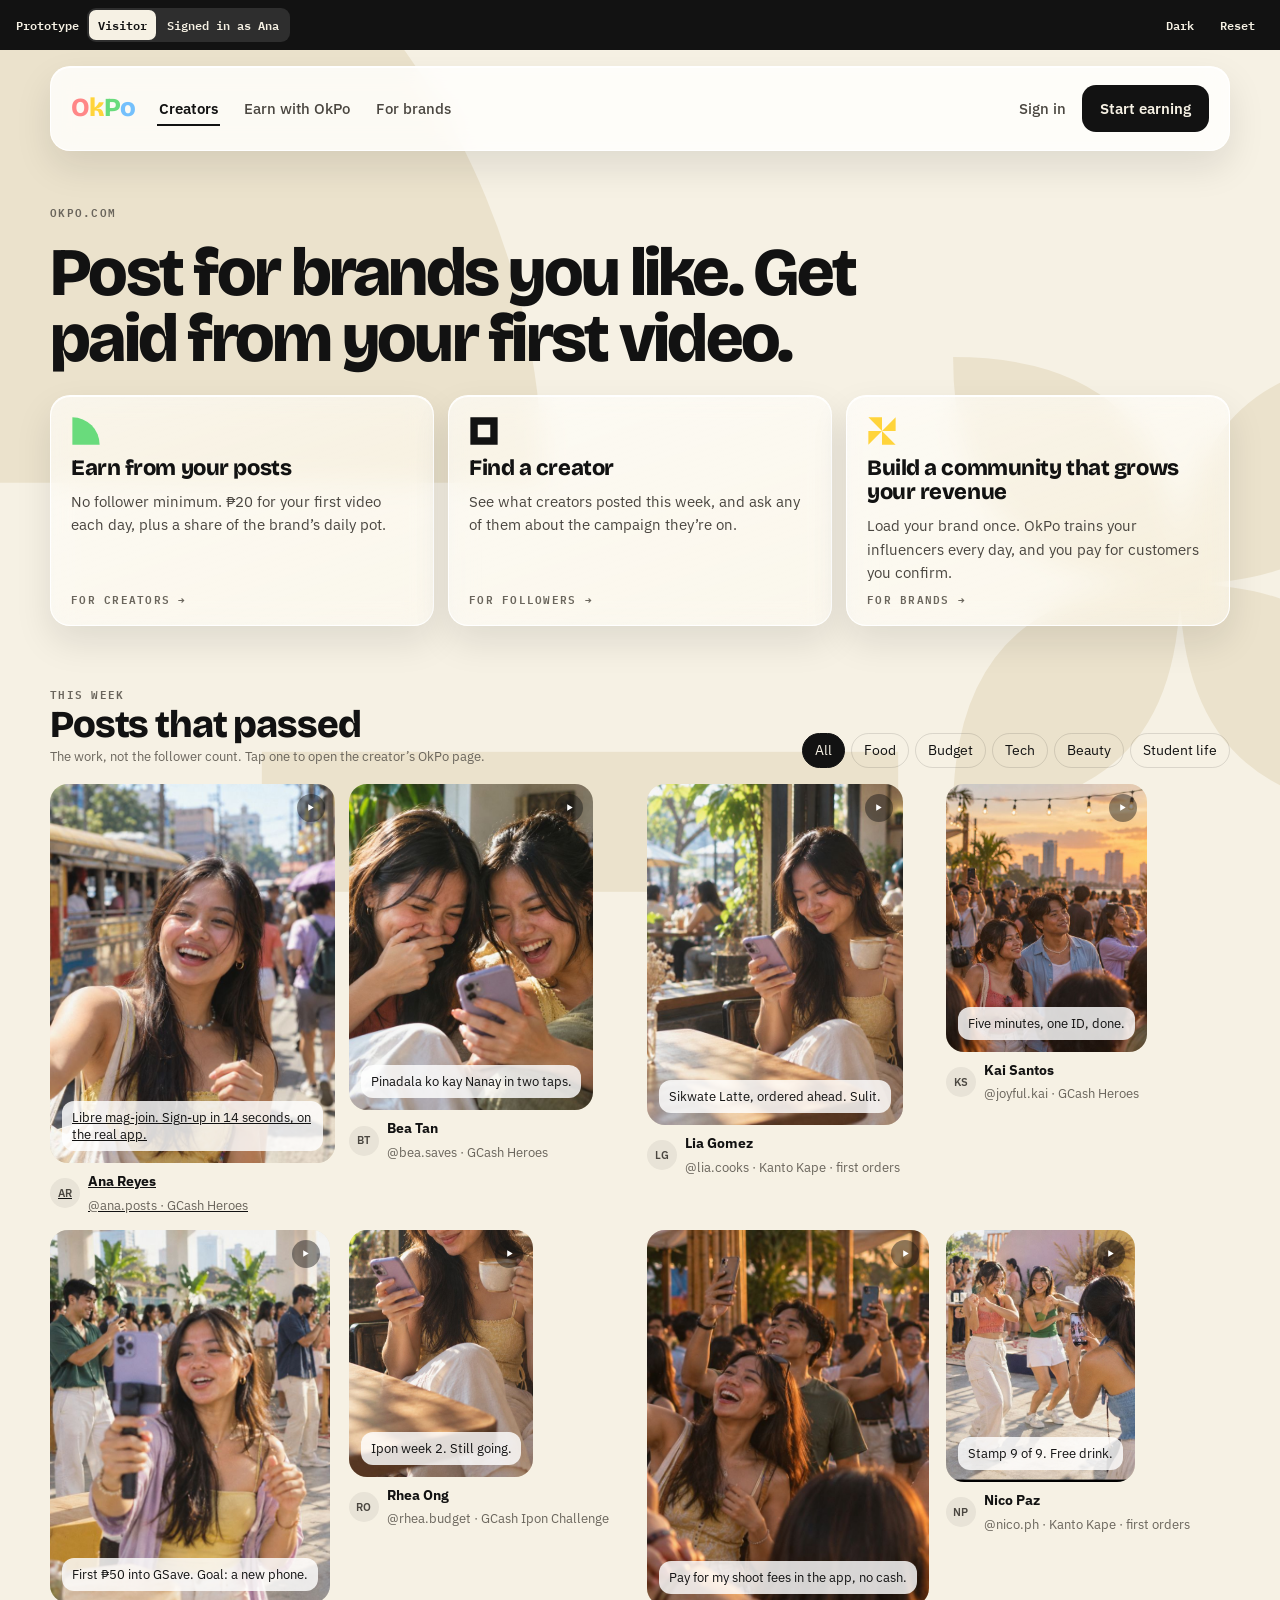
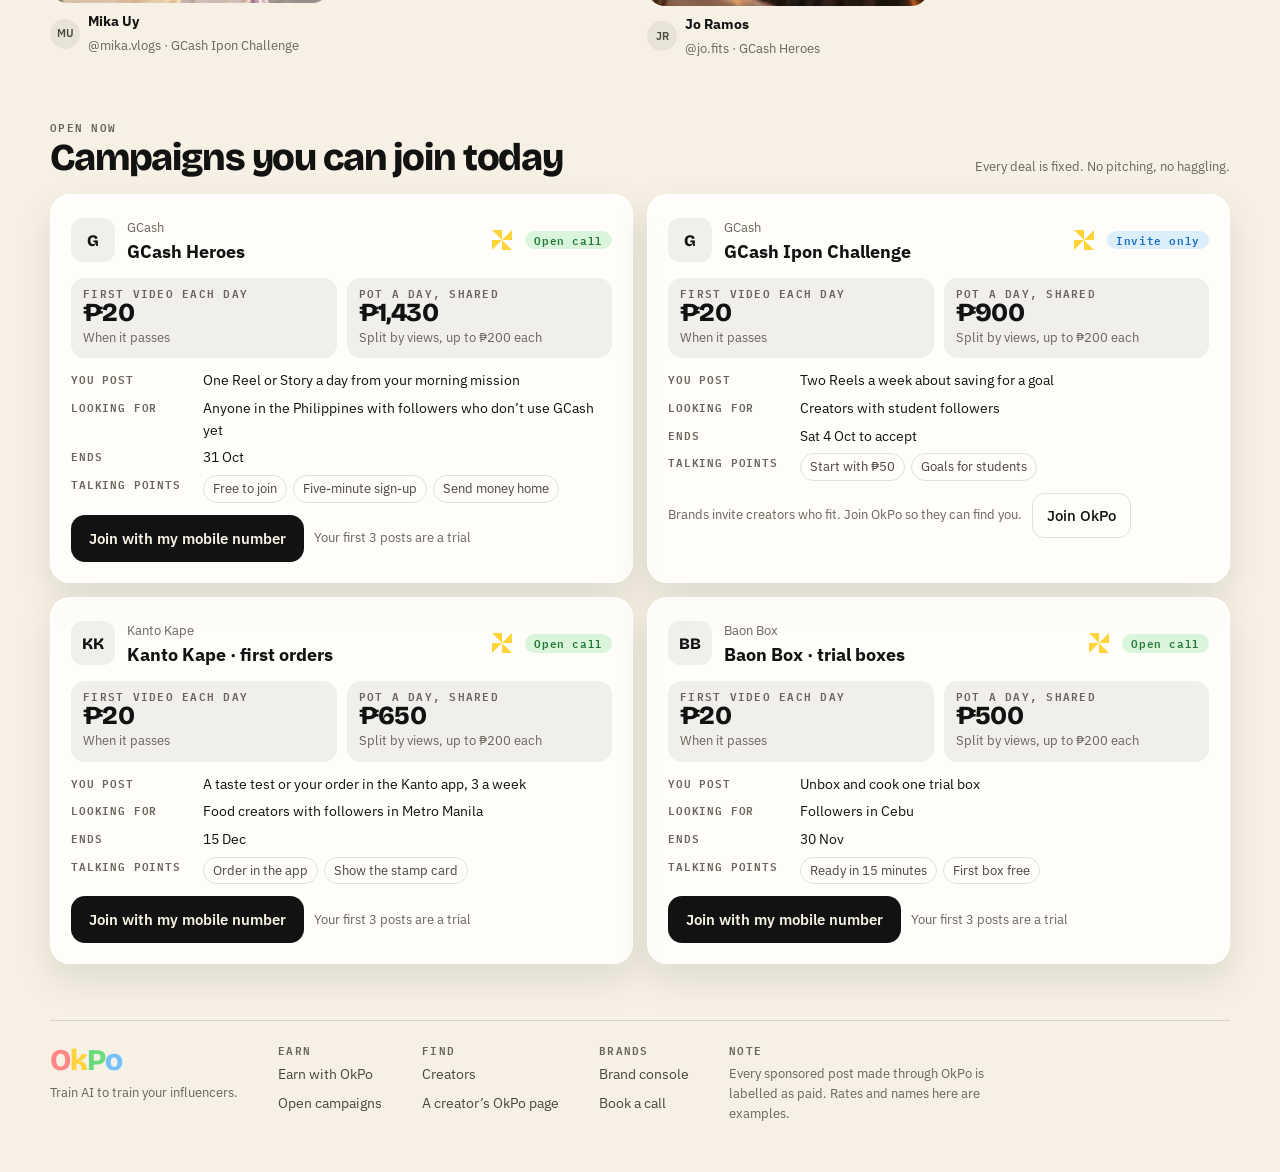
<file: prototypes/lobby.html>
<!doctype html>
<html lang="en">
<head>
<meta charset="utf-8">
<meta name="viewport" content="width=device-width,initial-scale=1,viewport-fit=cover">
<title>OkPo Lobby</title>
<link rel="preconnect" href="https://fonts.googleapis.com">
<link rel="stylesheet" href="https://fonts.googleapis.com/css2?family=Bricolage+Grotesque:opsz,wght@12..96,800&family=IBM+Plex+Sans:wght@400;500;600&family=IBM+Plex+Mono:wght@500;600&display=swap">
<style>
/* Layout: okpo.com's front door for people who aren't signed in. Three doors, open campaigns as casting-call cards, a directory of passed posts, and the Earn with OkPo page. Light first; product register (crisp, glass, ink buttons). */
:root{
  --ground:#f6f1e4; --tone:#ebe2cc; --ink:#121212; --body:#4a4640; --mute:#6a655c; --line:rgba(18,18,18,.12); --soft:rgba(18,18,18,.06);
  --glass-a:rgba(255,255,255,.66); --glass-b:rgba(255,255,255,.44); --glass-edge:rgba(255,255,255,.95); --glass-strong:rgba(255,255,255,.82); --glass-shadow:0 16px 36px rgba(18,18,18,.10);
  --coral:#ff8787; --yellow:#ffd43b; --orange:#ffa94d; --green:#69db7c; --blue:#74c0fc; --purple:#b197fc;
  --l-coral:#c92a2a; --l-yellow:#9c6500; --l-green:#237a36; --l-blue:#1971c2;
  --btn:#121212; --on-btn:#f6f1e4;
  --display:'Bricolage Grotesque',ui-sans-serif,system-ui,sans-serif; --text:'IBM Plex Sans',ui-sans-serif,system-ui,sans-serif; --mono:'IBM Plex Mono',ui-monospace,Menlo,monospace;
  --ease:cubic-bezier(.2,.8,.2,1); color-scheme:light;
}
:root[data-theme="dark"]{
  --ground:#0f0f0f; --tone:#1c1b19; --ink:#ececec; --body:#b9bcc0; --mute:#8f949a; --line:rgba(255,255,255,.12); --soft:rgba(255,255,255,.07);
  --glass-a:rgba(40,40,40,.7); --glass-b:rgba(18,18,18,.6); --glass-edge:rgba(255,255,255,.18); --glass-strong:rgba(32,32,32,.88); --glass-shadow:0 16px 36px rgba(0,0,0,.5);
  --l-coral:#ff8787; --l-yellow:#ffd43b; --l-green:#69db7c; --l-blue:#74c0fc; --btn:#ececec; --on-btn:#121212; color-scheme:dark}
*{box-sizing:border-box}
html,body{margin:0}
body{background:var(--ground);color:var(--ink);font:400 15px/1.55 var(--text);-webkit-font-smoothing:antialiased;padding-inline:16px;padding-block:0 48px;min-height:100vh}
button,input{font:inherit;color:inherit}button{cursor:pointer}
a{color:inherit}
:focus-visible{outline:2px solid var(--l-blue,#1971c2);outline-offset:2px;border-radius:8px}
.bg{position:fixed;inset:0;pointer-events:none;z-index:0;overflow:hidden}.bg svg{position:absolute;fill:var(--tone)}
.wrap{position:relative;z-index:1;max-width:1180px;margin:0 auto;display:flex;flex-direction:column;gap:56px}
.glass{background:linear-gradient(160deg,var(--glass-a),var(--glass-b));-webkit-backdrop-filter:blur(14px) saturate(1.5);backdrop-filter:blur(14px) saturate(1.5);border:1px solid var(--glass-edge);box-shadow:inset 0 1px 0 var(--glass-edge),var(--glass-shadow);border-radius:20px}
.glass.strong{background:var(--glass-strong)}
.row{display:flex;align-items:center;gap:10px}.grow{flex:1;min-width:0}.spacer{flex:1}
.label{font:600 10.5px/1 var(--mono);letter-spacing:.12em;text-transform:uppercase;color:var(--mute)}
.small{font-size:13px;color:var(--mute)}.sub{color:var(--body)}.num{font-variant-numeric:tabular-nums}
.disp{font-family:var(--display);font-weight:800;letter-spacing:-.03em}
h1,h2,h3{margin:0;text-wrap:balance}
h1{font:800 clamp(40px,6vw,68px)/.98 var(--display);letter-spacing:-.04em}
h2{font:800 clamp(28px,3.4vw,38px)/1.04 var(--display);letter-spacing:-.03em}
p{margin:0}
.wm{font:800 1em/1 var(--display);letter-spacing:-.035em;display:inline-flex}
.wm span:nth-child(1){color:var(--coral)}.wm span:nth-child(2){color:var(--yellow)}.wm span:nth-child(3){color:var(--green)}.wm span:nth-child(4){color:var(--blue)}
.btn{border:0;border-radius:14px;padding:12px 18px;font-weight:600;background:var(--btn);color:var(--on-btn);text-decoration:none;display:inline-flex;align-items:center;justify-content:center;gap:8px;transition:transform .12s var(--ease)}
.btn:active{transform:scale(.97)}
.ghost{border:1px solid var(--line);background:transparent;border-radius:12px;padding:10px 14px;font-weight:500;text-decoration:none;display:inline-flex;align-items:center;gap:8px}
.ghost:hover{background:var(--soft)}
.chip{display:inline-flex;align-items:center;gap:6px;padding:4px 9px;border-radius:99px;font:600 10.5px/1 var(--mono);letter-spacing:.06em;white-space:nowrap}
.chip.n{background:var(--soft);color:var(--body)}.chip.ok{background:rgba(105,219,124,.24);color:var(--l-green)}.chip.w{background:rgba(255,212,59,.3);color:var(--l-yellow)}.chip.inv{background:rgba(116,192,252,.24);color:var(--l-blue)}
.tile{display:block;flex:none}

/* top */
.proto{position:sticky;top:0;z-index:30;margin-inline:-16px;padding:8px 16px;padding-top:calc(8px + env(safe-area-inset-top,0px));display:flex;gap:8px;align-items:center;flex-wrap:wrap;background:var(--ink);color:var(--ground);font:600 12px var(--mono)}
.proto .seg{display:inline-flex;gap:2px;padding:2px;border-radius:9px;background:rgba(127,127,127,.25)}
.proto button{border:0;background:transparent;color:inherit;border-radius:7px;padding:5px 9px;font:inherit}
.proto button[aria-pressed="true"]{background:var(--ground);color:var(--ink)}
nav.site{display:flex;align-items:center;gap:22px;flex-wrap:wrap;padding:18px 20px;margin-top:16px}
nav.site .nl{border:0;background:transparent;padding:6px 2px;color:var(--body);font-weight:500;display:inline-flex;gap:8px;align-items:center;text-decoration:none}
nav.site .nl[aria-current="page"]{color:var(--ink);font-weight:600;box-shadow:inset 0 -2px 0 var(--ink)}

/* doors */
.hero{display:flex;flex-direction:column;gap:22px}
.doors{display:grid;grid-template-columns:repeat(3,minmax(0,1fr));gap:14px}
.door{padding:20px;display:flex;flex-direction:column;gap:10px;text-align:left;text-decoration:none;border-radius:20px;transition:transform .2s var(--ease)}
.door:hover{transform:translateY(-3px)}
.door b{font:800 22px/1.1 var(--display);letter-spacing:-.02em}
.mine{padding:16px 20px;display:flex;align-items:center;gap:16px;flex-wrap:wrap}

/* campaigns */
.camps{display:grid;grid-template-columns:repeat(2,minmax(0,1fr));gap:14px}
.camp{padding:20px;display:flex;flex-direction:column;gap:12px}
.camp .top{display:flex;align-items:center;gap:12px}
.bm{width:44px;height:44px;border-radius:12px;display:grid;place-items:center;font:800 16px var(--display);flex:none;background:var(--soft)}
.deal{display:grid;grid-template-columns:repeat(2,minmax(0,1fr));gap:10px}
.deal div{padding:10px 12px;border-radius:14px;background:var(--soft);display:flex;flex-direction:column;gap:2px}
.deal b{font:800 26px/1 var(--display);letter-spacing:-.02em}
.deal s{color:var(--mute);font-size:14px;margin-left:6px}
.kv{display:grid;grid-template-columns:120px minmax(0,1fr);gap:6px 12px;font-size:14px}
.kv>span:nth-child(odd){font:600 10.5px/1.7 var(--mono);letter-spacing:.08em;text-transform:uppercase;color:var(--mute)}
.tps{display:flex;gap:6px;flex-wrap:wrap}
.tps span{border:1px solid var(--line);border-radius:99px;padding:3px 9px;font-size:12.5px;color:var(--body)}

/* directory */
.filters{display:flex;gap:6px;flex-wrap:wrap}
.filters button{border:1px solid var(--line);background:transparent;border-radius:99px;padding:6px 12px;font-size:13.5px}
.filters button[aria-pressed="true"]{background:var(--ink);color:var(--ground);border-color:var(--ink)}
.posts{display:grid;grid-template-columns:repeat(4,minmax(0,1fr));gap:14px}
.post{border:0;background:transparent;padding:0;text-align:left;display:flex;flex-direction:column;gap:8px}
.post .pic{aspect-ratio:3/4;border-radius:18px;position:relative;overflow:hidden;background:var(--tone);display:flex;align-items:flex-end;padding:12px}
.post .pic svg.big{position:absolute;right:-30px;top:-30px;width:150px;height:150px;opacity:.9}
.post .pic .cap{position:relative;background:var(--glass-strong);border-radius:12px;padding:8px 10px;font-size:12.5px;line-height:1.35}
.post .pic img{position:absolute;inset:0;width:100%;height:100%;object-fit:cover;display:block;transition:transform .4s var(--ease,ease)}
.post:hover .pic img{transform:scale(1.03)}
.post .pic .play{position:absolute;top:10px;right:10px;width:28px;height:28px;border-radius:50%;background:rgba(18,18,18,.45);display:grid;place-items:center}
.av{width:30px;height:30px;border-radius:50%;background:var(--soft);display:grid;place-items:center;font-weight:600;font-size:11px;color:var(--body);flex:none}

/* earn */
.ehero{display:grid;grid-template-columns:minmax(0,1.2fr) minmax(0,.9fr);gap:28px;align-items:start}
.diffs{display:grid;grid-template-columns:repeat(3,minmax(0,1fr));gap:12px}
.diff{padding:14px 16px;display:flex;flex-direction:column;gap:6px}
.form{padding:22px;display:flex;flex-direction:column;gap:12px}
.field{display:flex;align-items:center;gap:8px;border:1px solid var(--line);border-radius:12px;padding:0 12px;height:48px;background:var(--glass-strong)}
.field input{border:0;background:transparent;outline:none;flex:1;min-width:0;height:100%}
.field.bad{border-color:var(--l-coral)}
.otp{display:flex;gap:8px}.otp input{width:44px;height:52px;text-align:center;font:600 20px var(--mono);border:1px solid var(--line);border-radius:12px;background:var(--glass-strong)}
.pick{display:flex;flex-direction:column;gap:6px}
.pick label{display:flex;gap:10px;align-items:center;padding:10px 12px;border:1px solid var(--line);border-radius:12px;cursor:pointer}
.pick input{accent-color:var(--ink)}
.example{padding:18px 20px;display:flex;flex-direction:column;gap:10px}
.calc{display:grid;grid-template-columns:minmax(0,1fr) auto;gap:6px 18px;font-size:14.5px}
.calc .t{border-top:1px solid var(--line);padding-top:8px;font-weight:600}
.steps{display:grid;grid-template-columns:repeat(3,minmax(0,1fr));gap:14px}
.step{padding:18px;display:flex;flex-direction:column;gap:8px}
details{border-top:1px solid var(--line);padding:12px 0}details:first-child{border-top:0}
summary{cursor:pointer;font-weight:600}
.toast{position:fixed;left:50%;bottom:calc(20px + env(safe-area-inset-bottom,0px));transform:translateX(-50%);z-index:40;padding:12px 16px;max-width:calc(100% - 32px);display:flex;gap:10px;align-items:center;animation:up .3s var(--ease)}
@keyframes up{from{opacity:0;transform:translate(-50%,12px)}to{opacity:1;transform:translateX(-50%)}}
footer{display:flex;gap:40px;flex-wrap:wrap;align-items:flex-start;padding-top:24px;border-top:1px solid var(--line)}
footer .c{display:flex;flex-direction:column;gap:8px;font-size:14px}footer .c a{color:var(--body);text-decoration:none}
@media (max-width:900px){.doors,.diffs,.steps{grid-template-columns:minmax(0,1fr)}.camps,.ehero{grid-template-columns:minmax(0,1fr)}.posts{grid-template-columns:repeat(2,minmax(0,1fr))}}
nav.site .links{display:flex;gap:22px;align-items:center}
nav.site .acts{display:flex;gap:14px;align-items:center}
.proto{background:#121212;color:#f6f1e4}.proto button[aria-pressed="true"]{background:#f6f1e4;color:#121212}
@media (max-width:600px){
 .proto{flex-wrap:nowrap;gap:4px;padding-inline:12px}.proto>span:first-child{display:none}.proto button{padding:5px 7px}
 nav.site{display:grid;grid-template-columns:auto 1fr;gap:10px 12px;padding:14px 16px}
 nav.site .spacer{display:none}nav.site .acts{grid-row:1;grid-column:2;justify-self:end;gap:10px}nav.site .links .nl{white-space:nowrap}nav.site .acts .btn{padding:10px 14px}nav.site .who .small{display:none}
 nav.site .links{grid-column:1/-1;gap:18px;overflow-x:auto;scrollbar-width:none;border-top:1px solid var(--line);padding-top:8px}
 .mine .btn{width:100%}
}
@media (prefers-reduced-motion:reduce){*{animation-duration:.01ms!important;transition-duration:.01ms!important}}
</style>
</head>
<body>
<div class="bg" aria-hidden="true">
  <svg viewBox="-5 -5 110 110" style="left:-240px;top:-300px;width:820px;height:820px"><path d="M0 100 L0 0 A100 100 0 0 1 100 100 Z"/></svg>
  <svg viewBox="-5 -5 110 110" style="right:-160px;top:36vh;width:520px;height:520px"><path d="M50 50 Q50 2 98 2 Q98 50 50 50 Z M50 50 Q98 50 98 98 Q50 98 50 50 Z M50 50 Q50 98 2 98 Q2 50 50 50 Z M50 50 Q2 50 2 2 Q50 2 50 50 Z"/></svg>
  <svg viewBox="-5 -5 110 110" style="left:18vw;top:80vh;width:700px;height:700px"><path d="M0 100 A50 50 0 0 1 100 100 Z"/><rect width="100" height="22"/></svg>
</div>
<div class="proto" role="toolbar" aria-label="Prototype controls"><span>Prototype</span><span class="seg" role="group" aria-label="Who is looking"><button type="button" data-who="visitor" aria-pressed="true">Visitor</button><button type="button" data-who="ana" aria-pressed="false">Signed in as Ana</button></span><span class="spacer"></span><button type="button" id="themeBtn">Dark</button><button type="button" id="resetBtn">Reset</button></div>
<div class="wrap">
  <nav class="site glass strong" aria-label="okpo.com" id="nav"></nav>
  <main id="view"></main>
  <footer><div class="c" style="max-width:280px"><span class="wm" style="font-size:30px" role="img" aria-label="OkPo"><span>O</span><span>k</span><span>P</span><span>o</span></span><span class="small">Train AI to train your influencers.</span></div>
  <div class="c"><span class="label">Earn</span><a href="#earn" data-view="earn">Earn with OkPo</a><a href="#campaigns" data-view="lobby" data-to="campaigns">Open campaigns</a></div>
  <div class="c"><span class="label">Find</span><a href="#posts" data-view="lobby" data-to="posts">Creators</a><a href="https://okpo-design.vercel.app/audience">A creator’s OkPo page</a></div>
  <div class="c"><span class="label">Brands</span><a href="https://okpo-design.vercel.app/console">Brand console</a><a href="#" data-noop="Books a call on the live site.">Book a call</a></div>
  <div class="c"><span class="label">Note</span><span class="small" style="max-width:260px">Every sponsored post made through OkPo is labelled as paid. Rates and names here are examples.</span></div></footer>
</div>
<div id="layer"></div>
<script>
(function(){
const $=(s,r=document)=>r.querySelector(s),$$=(s,r=document)=>[...r.querySelectorAll(s)];
const esc=s=>String(s).replace(/[&<>"]/g,c=>({'&':'&amp;','<':'&lt;','>':'&gt;','"':'&quot;'}[c]));
const peso=n=>'₱'+Math.round(n).toLocaleString('en-PH');
const RM=matchMedia('(prefers-reduced-motion: reduce)').matches;
const P={frame:'<path d="M0 0H100V100H0Z M27 27V73H73V27Z" fill-rule="evenodd" fill="C"/>',quarter:'<path d="M0 100 L0 0 A100 100 0 0 1 100 100 Z" fill="C"/>',diamond:'<path d="M50 0L100 50L50 100L0 50Z M50 28L72 50L50 72L28 50Z" fill-rule="evenodd" fill="C"/>',half:'<path d="M0 100 A50 50 0 0 1 100 100 Z" fill="C"/><rect width="100" height="22" fill="C"/>',pin:'<path d="M0 0 L50 0 L50 50 Z M100 0 L100 50 L50 50 Z M100 100 L50 100 L50 50 Z M0 100 L0 50 L50 50 Z" fill="C"/>',petal:'<path d="M50 50 Q50 2 98 2 Q98 50 50 50 Z M50 50 Q98 50 98 98 Q50 98 50 50 Z M50 50 Q50 98 2 98 Q2 50 50 50 Z M50 50 Q2 50 2 2 Q50 2 50 50 Z" fill="C"/>'};
/* the shape map (DESIGN.md §6): five shapes, five meanings; frame is ink */
const COL={half:'var(--blue)',petal:'var(--purple)',diamond:'var(--coral)',pin:'var(--yellow)',quarter:'var(--green)',frame:'var(--ink)'};
const tile=(k,s=16,c)=>`<svg class="tile" width="${s}" height="${s}" viewBox="-5 -5 110 110" aria-hidden="true">${P[k].replace(/fill="C"/g,`fill="${c||COL[k]}"`)}</svg>`;
const APP='https://okpo-design.vercel.app';

const CAMPS=[
 {id:'heroes',brand:'GCash',bm:'G',name:'GCash Heroes',k:'pin',kind:'open',flat:20,pot:1430,cap:200,what:'One Reel or Story a day from your morning mission',fits:'Anyone in the Philippines with followers who don’t use GCash yet',ends:'31 Oct',tps:['Free to join','Five-minute sign-up','Send money home'],ana:'joined'},
 {id:'ipon',brand:'GCash',bm:'G',name:'GCash Ipon Challenge',k:'pin',kind:'invite',flat:20,pot:900,cap:200,what:'Two Reels a week about saving for a goal',fits:'Creators with student followers',ends:'Sat 4 Oct to accept',tps:['Start with ₱50','Goals for students'],ana:'invited'},
 {id:'kanto',brand:'Kanto Kape',bm:'KK',name:'Kanto Kape · first orders',k:'pin',kind:'open',flat:20,pot:650,cap:200,what:'A taste test or your order in the Kanto app, 3 a week',fits:'Food creators with followers in Metro Manila',ends:'15 Dec',tps:['Order in the app','Show the stamp card'],ana:'fits'},
 {id:'baon',brand:'Baon Box',bm:'BB',name:'Baon Box · trial boxes',k:'pin',kind:'open',flat:20,pot:500,cap:200,what:'Unbox and cook one trial box',fits:'Followers in Cebu',ends:'30 Nov',tps:['Ready in 15 minutes','First box free'],ana:'nofit',why:'Needs followers in Cebu. Ana’s are mostly in Iloilo and QC.'}];
const POSTS=[
 {h:'@ana.posts',img:'ana',n:'Ana Reyes',av:'AR',t:'Food',c:'heroes',cap:'Libre mag-join. Sign-up in 14 seconds, on the real app.',page:true,k:'pin'},
 {h:'@bea.saves',img:'bea',n:'Bea Tan',av:'BT',t:'Budget',c:'heroes',cap:'Pinadala ko kay Nanay in two taps.',k:'pin'},
 {h:'@lia.cooks',img:'lia',n:'Lia Gomez',av:'LG',t:'Food',c:'kanto',cap:'Sikwate Latte, ordered ahead. Sulit.',k:'pin'},
 {h:'@joyful.kai',img:'kai',n:'Kai Santos',av:'KS',t:'Tech',c:'heroes',cap:'Five minutes, one ID, done.',k:'pin'},
 {h:'@mika.vlogs',img:'mika',n:'Mika Uy',av:'MU',t:'Student life',c:'ipon',cap:'First ₱50 into GSave. Goal: a new phone.',k:'pin'},
 {h:'@rhea.budget',img:'rhea',n:'Rhea Ong',av:'RO',t:'Budget',c:'ipon',cap:'Ipon week 2. Still going.',k:'pin'},
 {h:'@jo.fits',img:'jo',n:'Jo Ramos',av:'JR',t:'Beauty',c:'heroes',cap:'Pay for my shoot fees in the app, no cash.',k:'pin'},
 {h:'@nico.ph',img:'nico',n:'Nico Paz',av:'NP',t:'Tech',c:'kanto',cap:'Stamp 9 of 9. Free drink.',k:'pin'}];
const FRESH=()=>({view:'lobby',who:'visitor',topic:'All',join:{step:'num',num:'',camp:'heroes'}});
let S;try{S=JSON.parse(sessionStorage.getItem('okpo-lobby')||'null')}catch(e){S=null}
if(!S||!S.join)S=FRESH();
const save=()=>{try{sessionStorage.setItem('okpo-lobby',JSON.stringify(S))}catch(e){}};
const ana=()=>S.who==='ana';

function nav(){
 $('#nav').innerHTML=`<a href="#lobby" data-view="lobby" aria-label="OkPo home" style="text-decoration:none"><span class="wm" style="font-size:26px"><span>O</span><span>k</span><span>P</span><span>o</span></span></a>
 <span class="links"><button class="nl" type="button" data-view="lobby" data-to="posts" ${S.view==='lobby'?'aria-current="page"':''}>Creators</button>
 <button class="nl" type="button" data-view="earn" ${S.view==='earn'?'aria-current="page"':''}>Earn with OkPo</button>
 <a class="nl" href="${APP}/brands">For brands</a></span>
 <span class="spacer"></span>
 <span class="acts">${ana()?`<span class="row who" style="gap:8px"><span class="av">AR</span><span class="small">Ana</span></span><a class="btn" href="${APP}/earner">Open the app</a>`:`<button class="nl" type="button" data-who="ana">Sign in</button><button class="btn" type="button" data-view="earn">Start earning</button>`}</span>`;
}
function campCard(c){
 const inv=c.kind==='invite',a=ana();let status='',cta='';
 if(a){
  if(c.ana==='joined'){status='<span class="chip ok">Joined</span>';cta=`<a class="btn" href="${APP}/earner">Open in the app</a>`}
  else if(c.ana==='invited'){status='<span class="chip inv">Invited you</span>';cta=`<a class="btn" href="${APP}/earner">See your invite</a><span class="small">Open for 72 hours</span>`}
  else if(c.ana==='fits'){status='<span class="chip ok">You qualify</span>';cta=`<button class="btn" type="button" data-joincamp="${c.id}">Join, 3-post trial</button>`}
  else {status='<span class="chip n">Not yet</span>';cta=`<span class="small">${esc(c.why)}</span>`}
 } else {
  status=inv?'<span class="chip inv">Invite only</span>':'<span class="chip ok">Open call</span>';
  cta=inv?`<span class="small">Brands invite creators who fit. Join OkPo so they can find you.</span><button class="ghost" type="button" data-view="earn">Join OkPo</button>`:`<button class="btn" type="button" data-startcamp="${c.id}">Join with my mobile number</button><span class="small">Your first 3 posts are a trial</span>`;
 }
 return `<article class="camp glass strong" id="c-${c.id}"><div class="top"><span class="bm">${c.bm}</span><span class="grow"><span class="small">${esc(c.brand)}</span><b style="display:block;font-size:18px">${esc(c.name)}</b></span>${tile(c.k,22)}${status}</div>
 <div class="deal"><div><span class="label">First video each day</span><b class="num">${peso(c.flat)}</b><span class="small">When it passes</span></div><div><span class="label">Pot a day, shared</span><b class="num">${peso(c.pot)}</b><span class="small">Split by views, up to ${peso(c.cap)} each</span></div></div>
 <div class="kv"><span>You post</span><span>${esc(c.what)}</span><span>Looking for</span><span>${esc(c.fits)}</span><span>Ends</span><span>${esc(c.ends)}</span><span>Talking points</span><span class="tps">${c.tps.map(t=>`<span>${esc(t)}</span>`).join('')}</span></div>
 <div class="row" style="flex-wrap:wrap">${cta}</div></article>`;
}
function vLobby(){
 const topics=['All','Food','Budget','Tech','Beauty','Student life'];
 const list=POSTS.filter(p=>S.topic==='All'||p.t===S.topic);
 const campName=id=>CAMPS.find(c=>c.id===id).name;
 return `<div style="display:flex;flex-direction:column;gap:56px">
 <section class="hero"><span class="label">okpo.com</span><h1>Post for brands you like. Get paid from your first video.</h1>
  ${ana()?`<div class="mine glass strong">${tile('quarter',28)}<span class="grow"><span class="label">Your week so far</span><b style="display:block;font-size:18px">You’ve earned ${peso(316)} in GCash Heroes this week</b><span class="small">6-day streak · 1 invite waiting · ${peso(412)} ready to claim</span></span><a class="btn" href="${APP}/earner">Open the app</a></div>`:''}
  <div class="doors">
   <button class="door glass" type="button" data-view="earn">${tile('quarter',30)}<b>Earn from your posts</b><span class="sub">No follower minimum. ₱20 for your first video each day, plus a share of the brand’s daily pot.</span><span class="label" style="margin-top:auto">For creators →</span></button>
   <button class="door glass" type="button" data-view="lobby" data-to="posts">${tile('frame',30)}<b>Find a creator</b><span class="sub">See what creators posted this week, and ask any of them about the campaign they’re on.</span><span class="label" style="margin-top:auto">For followers →</span></button>
   <a class="door glass" href="${APP}/brands">${tile('pin',30)}<b>Build a community that grows your revenue</b><span class="sub">Load your brand once. OkPo trains your influencers every day, and you pay for customers you confirm.</span><span class="label" style="margin-top:auto">For brands →</span></a>
  </div></section>
 <section id="posts" style="display:flex;flex-direction:column;gap:16px"><div class="row" style="flex-wrap:wrap;align-items:flex-end"><span class="grow"><span class="label">This week</span><h2>Posts that passed</h2><span class="small">The work, not the follower count. Tap one to open the creator’s OkPo page.</span></span><div class="filters" role="group" aria-label="Topic">${topics.map(t=>`<button type="button" data-topic="${t}" aria-pressed="${S.topic===t}">${t}</button>`).join('')}</div></div>
  <div class="posts">${list.map(p=>`<${p.page?`a href="${APP}/audience"`:`button type="button" data-noop="Opens ${esc(p.h)}’s OkPo page."`} class="post"><span class="pic">${p.img?`<img src="/prototypes/img/lobby/${p.img}.jpg" alt="${esc(p.n)}’s post: ${esc(p.cap)}" loading="lazy"><span class="play" aria-hidden="true"><svg width="11" height="11" viewBox="0 0 24 24" fill="#fff"><path d="M7 5l12 7-12 7z"/></svg></span>`:tile(p.k,150).replace('class="tile"','class="tile big"')}<span class="cap">${esc(p.cap)}</span></span><span class="row" style="gap:8px"><span class="av">${p.av}</span><span class="grow"><b style="display:block;font-size:14px">${esc(p.n)}</b><span class="small">${esc(p.h)} · ${esc(campName(p.c))}</span></span></span></${p.page?'a':'button'}>`).join('')||'<span class="small">Nothing in this topic this week.</span>'}</div></section>
 <section id="campaigns" style="display:flex;flex-direction:column;gap:16px"><div class="row" style="flex-wrap:wrap;align-items:flex-end;row-gap:6px"><span class="grow" style="min-width:min(100%,420px)"><span class="label">${ana()?'Campaigns for you':'Open now'}</span><h2>${ana()?'Your campaigns, and ones you could join':'Campaigns you can join today'}</h2></span><span class="small">Every deal is fixed. No pitching, no haggling.</span></div>
  <div class="camps">${CAMPS.map(campCard).join('')}</div></section>
 </div>`;
}
function vEarn(){
 const j=S.join,c=CAMPS.find(x=>x.id===j.camp)||CAMPS[0];
 let form;
 if(j.step==='num')form=`<form class="form glass strong" data-form="num"><b style="font-size:18px">Join with your mobile number</b>
  <div class="pick" role="radiogroup" aria-label="Start in">${CAMPS.filter(x=>x.kind==='open').map(x=>`<label><input type="radio" name="camp" value="${x.id}" ${x.id===j.camp?'checked':''}>${tile(x.k,16)}<span class="grow">${esc(x.name)}</span><span class="small">${peso(x.pot)} pot a day</span></label>`).join('')}</div>
  <label for="jnum" class="small">Mobile number</label><div class="field" id="jnumf"><span class="small" style="font-family:var(--mono)">+63</span><input id="jnum" inputmode="tel" autocomplete="tel" placeholder="917 123 4567" value="${esc(j.num)}"></div>
  <button class="btn" type="submit">Send me a code</button><button class="ghost" type="button" data-fillnum style="align-self:flex-start">Use a sample number</button><span class="small">One number for signing in and for payouts. Link your TikTok after your first mission.</span></form>`;
 else if(j.step==='code')form=`<form class="form glass strong" data-form="code"><b style="font-size:18px">Enter the code</b><span class="small">Sent to +63 ${esc(j.num)}. Demo code: 123456.</span><div class="otp" role="group" aria-label="6-digit code">${[0,1,2,3,4,5].map(i=>`<input id="o${i}" inputmode="numeric" maxlength="1" aria-label="Digit ${i+1}">`).join('')}</div><span class="small" id="otpMsg"></span><button class="ghost" type="button" data-fillotp style="align-self:flex-start">Fill the demo code</button><button class="ghost" type="button" data-step="num" style="align-self:flex-start">Change number</button></form>`;
 else form=`<div class="form glass strong">${tile(c.k,40)}<b style="font-size:22px">You’re in.</b><span class="sub">You start in <b style="color:var(--ink)">${esc(c.name)}</b> on a 3-post trial. Your first mission arrives tomorrow at 7:00 AM.</span><a class="btn" href="${APP}/earner">Open the app</a><span class="small">Link your TikTok there after your first mission.</span></div>`;
 return `<div style="display:flex;flex-direction:column;gap:48px">
 <section class="ehero"><div style="display:flex;flex-direction:column;gap:18px"><span class="label row" style="gap:8px">${tile('quarter',12)}Earn with OkPo</span><h1>Get paid to post, at any size.</h1><p class="sub" style="font-size:18px;max-width:34em">A mission every morning and a coach when you’re stuck. ₱20 for your first video each day, plus your share of the brand’s daily pot as the views come in.</p>
  <div class="diffs"><div class="diff glass"><b>No follower minimum</b><span class="small">Campaigns say who they’re looking for. You see which ones fit.</span></div><div class="diff glass"><b>Just your number</b><span class="small">No email, no bank forms. Your number is your login and your payout.</span></div><div class="diff glass"><b>Claim any day</b><span class="small">Each day’s money is yours 5 days after you post. Send it to GCash any day, free.</span></div></div></div>
  ${form}</section>
 <section class="example glass"><div class="row" style="flex-wrap:wrap"><span class="grow"><span class="label">A worked example, not a promise</span><b style="display:block;font-size:20px">A week in ${esc(c.name)}</b></span><span class="small">You watch your share of the pot move live in the app.</span></div>
  <div class="calc"><span>5 days with a passed video × ${peso(c.flat)}</span><b class="num">${peso(5*c.flat)}</b><span>Your share of the ${peso(c.pot)} daily pot, about 2.5k views a day × 5</span><b class="num">${peso(200)}</b><span class="t">Yours to claim 5 days after each post</span><b class="t num">${peso(5*c.flat+200)}</b></div></section>
 <section class="steps">${[['pin','Every morning','Up to three videos across your campaigns, each with today’s talking point and a short Never and Always list.'],['diamond','Post, then paste the link','The AI checks it in minutes. If something needs a fix, it names the rule and how to fix it.'],['quarter','5 days later','Each day’s money unlocks 5 days after you post. Claim it to GCash any day, free.']].map(([k,t,d])=>`<div class="step glass">${tile(k,26)}<b style="font-size:18px">${t}</b><span class="sub">${d}</span></div>`).join('')}</section>
 <section class="glass" style="padding:8px 22px"><details open><summary>Do I need a lot of followers?</summary><p class="sub" style="margin-top:6px">No. Some campaigns look for followers in a place or topic, and the Lobby shows which ones fit you.</p></details><details><summary>Is it labelled as paid?</summary><p class="sub" style="margin-top:6px">Always. Every post turns on Paid partnership, and your OkPo page says who pays.</p></details><details><summary>What if a post doesn’t pass?</summary><p class="sub" style="margin-top:6px">You get the exact fix. Fix it, paste the link again, and your streak is safe until midnight.</p></details><details><summary>How is my share worked out?</summary><p class="sub" style="margin-top:6px">Each brand sets a pot for the day. Creators split it by the views on up to 3 of their videos that day, on a curve so no single account takes it all. Your share is capped at ${peso(200)} a day.</p></details><details><summary>Can I be in more than one campaign?</summary><p class="sub" style="margin-top:6px">Yes. Videos for all of them show up in Today.</p></details></section></div>`;
}
function render(to){
 nav();$('#view').innerHTML=S.view==='earn'?vEarn():vLobby();
 $$('[data-who]').forEach(b=>{if(b.closest('.proto'))b.setAttribute('aria-pressed',String(b.dataset.who===S.who))});
 if(S.view==='earn'&&S.join.step==='code')wireOtp();
 if(to){const el=document.getElementById(to);if(el)el.scrollIntoView({behavior:RM?'auto':'smooth',block:'start'})}else window.scrollTo(0,0);
 save();
}
function toast(html){const t=document.createElement('div');t.className='toast glass strong';t.setAttribute('role','status');t.innerHTML=html;$('#layer').appendChild(t);setTimeout(()=>t.remove(),2800)}
function wireOtp(){const ins=$$('.otp input');setTimeout(()=>ins[0]&&ins[0].focus(),50);
 ins.forEach((el,i)=>{el.addEventListener('input',()=>{el.value=el.value.replace(/\D/g,'').slice(-1);if(el.value&&ins[i+1])ins[i+1].focus();check(ins)});el.addEventListener('keydown',e=>{if(e.key==='Backspace'&&!el.value&&ins[i-1])ins[i-1].focus()})})}
function check(ins){const v=ins.map(i=>i.value).join('');if(v.length<6)return;if(v!=='123456'){$('#otpMsg').textContent='That code doesn’t match. Try 123456.';ins.forEach(i=>i.value='');ins[0].focus();return}S.join.step='in';render()}
document.addEventListener('click',e=>{const t=e.target.closest('[data-view],[data-who],[data-topic],[data-startcamp],[data-joincamp],[data-noop],[data-fillnum],[data-fillotp],[data-step]');if(!t)return;const d=t.dataset;
 if(d.who){e.preventDefault();S.who=d.who;render();toast(d.who==='ana'?'Signed in as Ana. The Lobby now shows her campaigns and numbers.':'Signed out. The Lobby shows what a visitor sees.');return}
 if(d.view){e.preventDefault();S.view=d.view;render(d.to);return}
 if(d.topic){S.topic=d.topic;render('posts');return}
 if(d.startcamp){S.join={step:'num',num:'',camp:d.startcamp};S.view='earn';render();return}
 if(d.joincamp){const c=CAMPS.find(x=>x.id===d.joincamp);c.ana='joined';render('campaigns');toast(`${tile(c.k,16)}<span><b>Joined ${esc(c.name)}</b> on a 3-post trial. Missions start tomorrow.</span>`);return}
 if(d.noop!==undefined){e.preventDefault();toast(esc(d.noop));return}
 if('fillnum' in d){$('#jnum').value='917 123 4567';return}
 if('fillotp' in d){const ins=$$('.otp input');'123456'.split('').forEach((c,i)=>ins[i].value=c);check(ins);return}
 if(d.step){S.join.step=d.step;render();return}
});
document.addEventListener('change',e=>{if(e.target.name==='camp'){S.join.camp=e.target.value;save()}});
document.addEventListener('submit',e=>{e.preventDefault();if(e.target.dataset.form==='num'){const v=$('#jnum').value.replace(/\D/g,'');if(v.length!==10){$('#jnumf').classList.add('bad');$('#jnum').focus();toast('Enter a 10-digit mobile number, like 917 123 4567.');return}S.join.num=v.replace(/(\d{3})(\d{3})(\d{4})/,'$1 $2 $3');S.join.step='code';render()}});
const curTheme=()=>document.documentElement.getAttribute('data-theme')||'light';
const paint=()=>$('#themeBtn').textContent=curTheme()==='dark'?'Light':'Dark';
$('#themeBtn').onclick=()=>{document.documentElement.setAttribute('data-theme',curTheme()==='dark'?'light':'dark');paint()};paint();
$('#resetBtn').onclick=()=>{S=FRESH();CAMPS.find(c=>c.id==='kanto').ana='fits';render();toast('Reset.')};
const route=()=>{const h=location.hash.slice(1);if(h==='earn')S.view='earn';else if(h==='lobby'||h==='campaigns'||h==='posts')S.view='lobby';else return;
render(['campaigns','posts'].includes(h)?h:null);if(!['campaigns','posts'].includes(h))scrollTo(0,0)};
if(!['earn','lobby','campaigns','posts'].includes(location.hash.slice(1)))render();route();addEventListener('hashchange',route);
})();
</script>
</body>
</html>
</file>
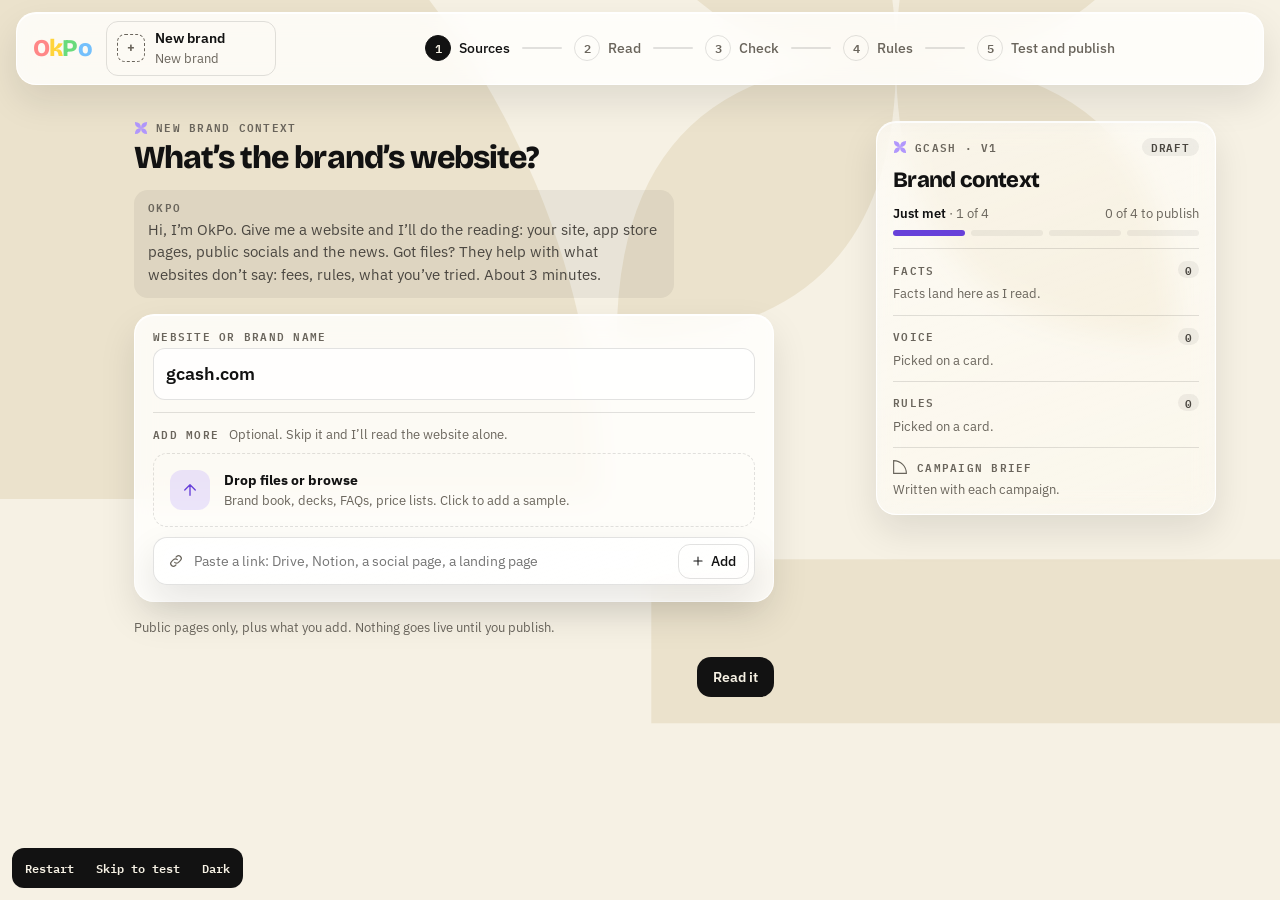
<file: prototypes/setup-v1.html>
<!doctype html>
<html lang="en">
<head>
<meta charset="utf-8">
<meta name="viewport" content="width=device-width, initial-scale=1, viewport-fit=cover">
<title>OkPo Brand Setup</title>
<link rel="preconnect" href="https://fonts.googleapis.com">
<link rel="stylesheet" href="https://fonts.googleapis.com/css2?family=Bricolage+Grotesque:opsz,wght@12..96,800&family=IBM+Plex+Sans:wght@400;500;600&family=IBM+Plex+Mono:wght@500;600&display=swap">
<link rel="stylesheet" href="../tokens.css">
<style>
/* Fast brand onboarding: one input, a few answer cards, live. Replaced the 12-screen detailed setup on 2 Oct; that version is in git history.
   Brand setup base styles follow: the console new-brand flow (Sources, Read, Check facts, Rules, Test and publish), run full screen,
   one question per screen. The Brand context panel on the right fills as things are checked.
   Built from tokens.css and the console's own components and motion. Nothing here is new to the system. */
*{box-sizing:border-box}
[hidden]{display:none!important}
html,body{min-height:100%}
body{margin:0;background:var(--ground);color:var(--ink);font:400 14px/1.45 var(--text);-webkit-font-smoothing:antialiased;overflow-x:hidden}
button,input,textarea,select{font:inherit;color:inherit}
button{cursor:pointer}
.row{display:flex;align-items:center;gap:10px}.grow{flex:1;min-width:0}
.mono{font-family:var(--mono)}

/* backdrop: three crisp tone tiles, never moves */
.bg{position:fixed;inset:0;pointer-events:none;z-index:0;overflow:hidden}
.bg svg{position:absolute;display:block}

/* shell */
.shell{position:relative;z-index:1;min-height:100vh;display:flex;flex-direction:column}
.top{position:sticky;top:12px;z-index:30;margin:12px 16px 0;padding:8px 12px 8px 16px;display:flex;align-items:center;gap:14px}
.brandsw{display:flex;align-items:center;gap:10px;padding:6px 10px;border:1px solid var(--line);border-radius:12px;background:transparent;text-align:left;min-width:170px}
.gdot{width:28px;height:28px;border-radius:8px;background:#0d6efd;color:#fff;display:grid;place-items:center;font-weight:700;font-size:13px;flex:none}
.gdot.empty{background:transparent;border:1.5px dashed var(--mute);color:var(--mute)}
.stepper{display:flex;align-items:center;gap:8px;flex:1;justify-content:center;min-width:0}
.step{display:flex;align-items:center;gap:8px;color:var(--mute);font-weight:500;border:0;background:transparent;padding:4px;white-space:nowrap}
.step b{width:26px;height:26px;border-radius:50%;display:grid;place-items:center;border:1px solid var(--line);font:600 12px var(--mono);transition:background .25s,color .25s}
.step.on{color:var(--ink)}.step.on b{background:var(--ink);color:var(--ground);border-color:var(--ink)}
.step.done b{background:var(--green);border-color:var(--green);color:#121212}
.step:disabled{cursor:default}
.sline{flex:0 1 40px;min-width:12px;height:2px;border-radius:2px;background:var(--line);overflow:hidden}.sline i{display:block;height:100%;width:0;background:var(--ink);transition:width .4s var(--ease)}
.stepmini{display:none;font-size:13px;color:var(--body);white-space:nowrap;overflow:hidden;text-overflow:ellipsis;min-width:0}
.body{flex:1;display:grid;grid-template-columns:minmax(0,1fr) 340px;gap:32px;max-width:1200px;width:100%;margin:0 auto;padding:36px 24px 120px;align-items:start}
.main{width:100%;max-width:640px;justify-self:center;display:flex;flex-direction:column;gap:16px;min-width:0}
.main.wide{max-width:none}
.hd{display:flex;flex-direction:column;gap:6px}
.hd .label{display:inline-flex;align-items:center;gap:8px}
.hd h1{margin:0;font:800 32px/1.05 var(--display);letter-spacing:-.03em;text-wrap:balance}
.nav{display:flex;align-items:center;gap:12px;flex-wrap:wrap;padding-top:4px}

/* OkPo's guide line: first person, labelled, no avatar. Rises once, in one piece. */
.say{display:flex;flex-direction:column;gap:6px;padding:12px 14px;border-radius:14px;background:var(--soft);color:var(--body);font-size:15px;line-height:1.5;max-width:60ch}
.say p{margin:0}

/* the console's components */
.card{padding:16px 18px;display:flex;flex-direction:column;gap:12px;min-width:0}
.field{display:flex;flex-direction:column;gap:6px}
.txt{border:1px solid var(--line);border-radius:var(--r-field);padding:0 12px;height:42px;background:var(--glass-strong);width:100%;outline:none}
.txt:focus{border-color:var(--ink)}
textarea.txt{height:auto;padding:10px 12px;line-height:1.45;resize:vertical}
select.txt{appearance:auto}
.drop-z{display:flex;flex-direction:column;align-items:center;gap:6px;padding:22px;border:1.5px dashed var(--line);border-radius:14px;cursor:pointer;text-align:center;color:var(--body);background:transparent;width:100%;transition:background .2s,border-color .2s}
.drop-z:hover{background:var(--soft);border-color:var(--mute)}
.src{display:inline-flex;align-items:center;gap:5px;font:500 11.5px/1 var(--mono);color:var(--mute)}
.kc{padding:14px 16px;display:flex;flex-direction:column;gap:8px;min-width:0}
.kc p{margin:0}
.kc.flash{animation:flashk .7s var(--ease)}
@keyframes flashk{30%{box-shadow:0 0 0 3px var(--l-green),var(--glass-shadow);transform:scale(1.02)}}
.cols{display:grid;grid-template-columns:repeat(3,minmax(0,1fr));gap:10px}
.col{display:flex;flex-direction:column;gap:8px;padding:12px;border-radius:16px;background:var(--soft);min-width:0;min-height:120px}
.col .kc{background:var(--glass-strong);padding:11px 12px;gap:6px;font-size:13px}
.mini{padding:10px 12px;border-radius:12px;display:flex;align-items:flex-start;gap:8px;font-size:13px;min-width:0}
.scan{width:44px;height:6px;border-radius:99px;background:linear-gradient(90deg,var(--soft) 0%,var(--ink) 50%,var(--soft) 100%);background-size:220% 100%;animation:scan 1.1s linear infinite;flex:none}
@keyframes scan{from{background-position:120% 0}to{background-position:-120% 0}}
.dots{display:inline-flex;gap:4px;padding:10px 0}.dots i{width:7px;height:7px;border-radius:50%;background:var(--mute);animation:dot 1s infinite}
.dots i:nth-child(2){animation-delay:.15s}.dots i:nth-child(3){animation-delay:.3s}
.opts{display:grid;gap:8px}
.opts button{border:1px solid var(--line);background:transparent;border-radius:14px;padding:14px 16px;display:flex;flex-direction:column;gap:3px;align-items:flex-start;text-align:left;transition:border-color .2s,box-shadow .2s}
.opts button[aria-pressed="true"]{border-color:var(--ink);box-shadow:inset 0 0 0 1px var(--ink);background:var(--glass-strong)}
.cbx{width:20px;height:20px;border-radius:6px;border:1.5px solid var(--mute);display:grid;place-items:center;background:transparent;padding:0;flex:none;transition:background .15s,border-color .15s;color:var(--ground)}
.cbx svg{transform:scale(0);transition:transform .2s var(--pop)}
[aria-checked="true"]>.cbx{background:var(--ink);border-color:var(--ink)}[aria-checked="true"]>.cbx svg{transform:scale(1)}
.rrow{display:flex;align-items:center;gap:12px;padding:12px 14px;border-radius:var(--r-row);border:1px solid var(--line);background:transparent;text-align:left;width:100%;transition:border-color .2s,background .2s}
.rrow[aria-checked="true"]{border-color:var(--ink);background:var(--glass-strong)}
.composer{display:flex;align-items:center;gap:8px;padding:5px 5px 5px 14px;border-radius:14px}
.composer input{border:0;background:transparent;outline:none;flex:1;min-width:0;height:36px}
.chat{display:flex;flex-direction:column;gap:12px;min-height:200px;max-height:420px;overflow:auto}
.bub{max-width:88%;padding:10px 13px;border-radius:16px;line-height:1.5}
.bub.me{align-self:flex-end;background:var(--soft)}
.bub.ai{display:flex;gap:10px;padding:0;max-width:100%}
.kv2{display:grid;grid-template-columns:120px minmax(0,1fr);gap:12px 14px;font-size:14px}
.kv2>span:nth-child(odd){font:600 10.5px/1.7 var(--mono);letter-spacing:.08em;text-transform:uppercase;color:var(--mute)}
.why{display:flex;flex-direction:column;gap:6px;padding:10px 12px;border-radius:12px;background:var(--soft);font-size:12.5px}

/* Brand context panel */
.ctx{position:sticky;top:88px;padding:16px;display:flex;flex-direction:column;gap:12px;max-height:calc(100vh - 104px);overflow:auto}
.ctx h2{margin:0;font:800 22px/1.1 var(--display);letter-spacing:-.03em}
.sec{display:flex;flex-direction:column;gap:6px;padding-top:12px;border-top:1px solid var(--line)}
.prow{display:flex;align-items:center;gap:8px;font-size:13px;min-width:0}
.prow span:last-child{min-width:0;overflow:hidden;text-overflow:ellipsis;white-space:nowrap}
.prow.lit .rid{animation:lit .7s var(--ease)}
@keyframes lit{30%{box-shadow:0 0 0 2px var(--l-purple);transform:scale(1.08)}}
.vline{font:800 15px/1.25 var(--display);letter-spacing:-.02em}
.ctxbar{display:none}

/* sheet (phone) */
.scrim{position:fixed;inset:0;z-index:55;background:var(--scrim)}
.sheet{position:fixed;left:0;right:0;bottom:0;z-index:60;max-height:82vh;overflow:auto;border-radius:var(--r-sheet) var(--r-sheet) 0 0;padding:10px 16px calc(20px + env(safe-area-inset-bottom,0px))}
.sheet .grab{width:40px;height:5px;border-radius:99px;background:var(--line);margin:0 auto 6px}
.sheet .ctx{position:static;max-height:none;padding:0;background:none;border:0;box-shadow:none;backdrop-filter:none;-webkit-backdrop-filter:none}

.toast{position:fixed;left:50%;bottom:calc(20px + env(safe-area-inset-bottom,0px));transform:translateX(-50%);z-index:70;padding:12px 16px;display:flex;align-items:center;gap:10px;max-width:calc(100% - 32px)}
.proto{position:fixed;left:12px;bottom:calc(12px + env(safe-area-inset-bottom,0px));z-index:40;display:flex;gap:4px;padding:4px;border-radius:12px;background:var(--btn);color:var(--on-btn);font:600 11.5px var(--mono)}
.proto button{border:0;background:transparent;color:inherit;border-radius:8px;padding:6px 9px;font:inherit}
.proto button:hover{background:rgba(127,127,127,.25)}

@media (max-width:1060px){
  .stepper .step span{display:none}
}
@media (max-width:900px){
  .body{grid-template-columns:minmax(0,1fr);padding:16px 16px 120px;gap:14px}
  .body>.ctx{display:none}
  .ctxbar{display:flex;align-items:center;gap:10px;width:100%;padding:12px 14px;text-align:left;border:1px solid var(--glass-edge);font-size:13.5px}
  .stepper{display:none}.stepmini{display:block;flex:1;text-align:center}
  .cols{grid-template-columns:minmax(0,1fr)}
}
@media (max-width:560px){
  .hd h1{font-size:26px}
  .top{margin:10px 10px 0;gap:10px;padding:8px 10px}
  .brandsw{min-width:0}.brandsw .bsw-t{display:none}
  .kv2{grid-template-columns:minmax(0,1fr);gap:2px 0}.kv2>span:nth-child(even){margin-bottom:10px}
  .proto{left:auto;right:12px}
}
/* fast onboarding additions */
.lvl{display:flex;flex-direction:column;gap:8px}
.lvl .segs{display:flex;gap:6px}
.lvl .segs i{display:block;flex:1;height:6px;border-radius:99px;background:var(--soft);transition:background .5s var(--ease)}
.lvl .segs i.on{background:var(--l-purple)}
.lvl .segs i.next{background:repeating-linear-gradient(135deg,color-mix(in srgb,var(--l-purple) 55%,transparent) 0 4px,color-mix(in srgb,var(--l-purple) 18%,transparent) 4px 8px)}
.trust{white-space:nowrap}
.fact{display:grid;grid-template-columns:minmax(0,1fr) auto;gap:10px;align-items:center;padding:10px 0;border-top:1px solid var(--line)}
.fact:first-of-type{border-top:0}
.fact b{font-weight:500}
.srow{display:flex;align-items:center;gap:10px;padding:9px 0;border-top:1px solid var(--line);font-size:14px}
.srow:first-of-type{border-top:0}
.srow b{min-width:0;overflow:hidden;text-overflow:ellipsis;white-space:nowrap}
.srow .small{white-space:nowrap}
.addrow{display:grid;grid-template-columns:auto minmax(0,1fr) minmax(0,.8fr) auto auto;gap:10px;align-items:center;padding:10px 2px;border-top:1px solid var(--line);font-size:14px}
.addrow:first-child{border-top:0}
.ans{display:grid;gap:8px}
.ans button{display:grid;grid-template-columns:28px minmax(0,1fr) auto;gap:12px;align-items:center;border:1px solid var(--line);background:transparent;border-radius:14px;padding:14px 16px;text-align:left;transition:border-color .2s,box-shadow .2s,background .2s}
.ans button:hover{background:var(--soft)}
.ans button[aria-pressed="true"]{border-color:var(--ink);box-shadow:inset 0 0 0 1px var(--ink);background:var(--glass-strong)}
.ans .k{width:28px;height:28px;border-radius:8px;border:1px solid var(--line);display:grid;place-items:center;font:600 12px var(--mono);color:var(--mute)}
.ans button[aria-pressed="true"] .k{background:var(--ink);color:var(--ground);border-color:var(--ink)}
.ans .o{display:flex;flex-direction:column;gap:5px;min-width:0}
.ans .line{font:800 19px/1.25 var(--display);letter-spacing:-.02em}
.min{display:flex;flex-direction:column;gap:2px}
.min .li{padding:8px 0}
.post{display:flex;flex-direction:column;gap:10px;padding:14px 16px;border-radius:16px;background:var(--glass-strong);border:1px solid var(--line)}
.toprt{display:flex;align-items:center;gap:12px}
</style>
</head>
<body>
<div class="bg" id="bg" aria-hidden="true"></div>
<div class="shell" id="app"></div>
<div id="layer"></div>
<div class="proto" role="toolbar" aria-label="Prototype controls"><button type="button" id="pRestart">Restart</button><button type="button" id="pSkip">Skip to test</button><button type="button" id="pTheme">Dark</button></div>

<script>
(()=>{
const $=(s,r=document)=>r.querySelector(s),$$=(s,r=document)=>[...r.querySelectorAll(s)];
const esc=s=>String(s).replace(/[&<>"]/g,c=>({'&':'&amp;','<':'&lt;','>':'&gt;','"':'&quot;'}[c]));
const RM=matchMedia('(prefers-reduced-motion: reduce)').matches;
const wait=ms=>new Promise(r=>setTimeout(r,RM?Math.min(ms,40):ms));
const EASE='cubic-bezier(.2,.8,.2,1)',POP='cubic-bezier(.34,1.56,.64,1)',POPS='cubic-bezier(.34,1.45,.64,1)',EXIT='cubic-bezier(.6,0,.3,1)';

const P={frame:'<path d="M0 0H100V100H0Z M27 27V73H73V27Z" fill-rule="evenodd" fill="C"/>',quarter:'<path d="M0 100 L0 0 A100 100 0 0 1 100 100 Z" fill="C"/>',diamond:'<path d="M50 0L100 50L50 100L0 50Z M50 28L72 50L50 72L28 50Z" fill-rule="evenodd" fill="C"/>',half:'<path d="M0 100 A50 50 0 0 1 100 100 Z" fill="C"/><rect width="100" height="22" fill="C"/>',pin:'<path d="M0 0 L50 0 L50 50 Z M100 0 L100 50 L50 50 Z M100 100 L50 100 L50 50 Z M0 100 L0 50 L50 50 Z" fill="C"/>',petal:'<path d="M50 50 Q50 2 98 2 Q98 50 50 50 Z M50 50 Q98 50 98 98 Q50 98 50 50 Z M50 50 Q50 98 2 98 Q2 50 50 50 Z M50 50 Q2 50 2 2 Q50 2 50 50 Z" fill="C"/>'};
const COL={frame:'var(--coral)',quarter:'var(--green)',diamond:'var(--orange)',half:'var(--yellow)',pin:'var(--blue)',petal:'var(--purple)'};
function tile(k,s=14,outline){let b=P[k];b=outline?b.replace(/fill="C"/g,`style="fill:none;stroke:${outline};stroke-width:9"`).replace(/fill-rule="evenodd" /g,''):b.replace(/fill="C"/g,`style="fill:${COL[k]}"`);return `<svg width="${s}" height="${s}" viewBox="-5 -5 110 110" aria-hidden="true" style="flex:none;display:block">${b}</svg>`}
const IC={x:'<path d="M6 6l12 12M18 6L6 18"/>',check:'<path d="M5 12l5 5 9-10"/>',doc:'<path d="M6 3h8l4 4v14H6z"/><path d="M14 3v4h4"/>',link:'<path d="M10 14a4 4 0 005.7 0l3-3a4 4 0 00-5.7-5.7l-1 1"/><path d="M14 10a4 4 0 00-5.7 0l-3 3a4 4 0 005.7 5.7l1-1"/>',up:'<path d="M12 19V5M5 12l7-7 7 7"/>',lock:'<rect x="5" y="11" width="14" height="9" rx="2"/><path d="M8 11V8a4 4 0 018 0v3"/>',chev:'<path d="M9 6l6 6-6 6"/>',send:'<path d="M5 12h14M13 6l6 6-6 6"/>',plus:'<path d="M12 5v14M5 12h14"/>',chat:'<path d="M4 5h16v11H9l-5 4z"/>'};
const ic=(k,s=16)=>`<svg width="${s}" height="${s}" viewBox="0 0 24 24" fill="none" stroke="currentColor" stroke-width="1.8" stroke-linecap="round" stroke-linejoin="round" aria-hidden="true" style="flex:none;display:block">${IC[k]}</svg>`;
$('#bg').innerHTML=(innerWidth<700?[['quarter','left:-120px;top:-120px;width:420px;height:420px'],['petal','left:180px;top:140px;width:300px;height:300px'],['half','left:120px;top:520px;width:380px;height:380px']]:[['quarter','left:-260px;top:-360px;width:900px;height:900px'],['petal','left:45vw;top:-260px;width:640px;height:640px'],['half','left:48vw;top:58vh;width:820px;height:820px']]).map(([k,st])=>`<svg viewBox="-5 -5 110 110" style="${st}">${P[k].replace(/fill="C"/g,'style="fill:var(--tone)"')}</svg>`).join('');

/* ---------------- demo data (GCash) ---------------- */
const WEB=[{n:'gcash.com',d:'24 pages',web:1},{n:'Play Store · GCash',d:'listing and 200 reviews',web:1},{n:'facebook.com/gcashofficial',d:'30 recent posts',web:1},{n:'News',d:'6 articles, last 90 days',web:1},{n:'instagram.com/gcashofficial',d:'needs a login',web:1,bad:1}];
const EXTRA=[{n:'GCash Brand Book 2026.pdf',d:'42 pages · your file',use:'Voice, do and don’t',file:1},{n:'Fees and limits.xlsx',d:'3 sheets · your file',use:'Fees and limits',file:1,fees:1}];
const READ=[
 {id:'K1',t:'Free to join',tr:'src',src:'gcash.com'},
 {id:'K2',t:'Send to any PH bank',tr:'src',src:'gcash.com'},
 {id:'K3',t:'1,000+ billers',tr:'src',src:'gcash.com/bills'},
 {id:'K4',t:'GSave, no minimum',tr:'src',src:'gcash.com/gsave'},
 {id:'K5',t:'Cash in at 7-Eleven',tr:'src',src:'gcash.com/cashin'},
 {id:'K8',t:'Many send money home',tr:'guess',src:'Play Store reviews'},
 {id:'S1',t:'Verification takes about a day',tr:'src',src:'gcash.com/help',sens:'dates'},
 {id:'S2',t:'One valid ID to sign up',tr:'src',src:'gcash.com/help',sens:'eligibility'}];
const FEE={id:'S3',t:'Bank transfer fee, from your fee table',tr:'src',src:'Fees and limits.xlsx',sens:'money'};
const BOOK={id:'K9',t:'No hard sell; show the app doing the work',tr:'src',src:'Brand Book 2026.pdf, p.24'};
const WHO=[{v:'First-time users, 18 to 35',tr:'guess',src:'Play Store reviews'},{v:'Students and first-jobbers',tr:'guess',src:'facebook.com comments'},{v:'Families sending money home',tr:'guess',src:'Play Store reviews'}];
const VOICES=[{v:'Taglish, warm, short',line:'Libre lang mag-join, mga 5 minuto. Padala agad kay Nanay.',tr:'src',src:'facebook.com/gcashofficial'},{v:'Clear English',line:'Join free in about 5 minutes and send money the same day.',tr:'src',src:'gcash.com'},{v:'Playful',line:'5 minuto lang, libre pa. Ano pang hinihintay mo?',tr:'guess',src:'A guess from TikTok'}];
const MONEY=[{v:'₱50',d:'Welcome credit for new verified users',tr:'src',src:'gcash.com/promos'},{v:'₱100',d:'Welcome credit for new verified users',tr:'guess',src:'A news article, July'},{v:'Don’t mention it yet',d:'I stay quiet. It goes to To check.',tr:'',src:''}];
const RULES0=[{id:'R-03',t:'Never promise approval, loan amounts or dates',src:'Common for finance brands',on:true},{id:'R-04',t:'Never compare fees with other wallets',src:'Common for finance brands',on:true},{id:'R-09',t:'Don’t lead with loans or credit',src:'gcash.com/gcredit terms',on:true},{id:'R-10',t:'One campaign per post',src:'Common for finance brands',on:false}];
const OKPO=[['R-01','Turn on the paid partnership label'],['R-02','Say it’s paid, in words or with the label'],['R-11','Use your own tracked link'],['R-14','No minors on camera']];
const STEPS=['Sources','Read','Check','Rules','Test and publish'];
const STEP_OF=[0,1,2,2,2,3,4,4],LEVELS=['Just met','Learning','Knows you','Knows you well'];
const TR={conf:['ok','Confirmed'],src:['info','Sourced'],guess:['n','Guess']};

const fresh=()=>({step:0,site:'gcash.com',added:[],links:[],read:'no',srcDone:0,facts:[],who:null,whoOther:'',voice:null,money:null,rules:RULES0.map(r=>({...r})),published:false,checked:new Set(),sheet:false});
let S=fresh(),lastKey='',seen=new Set(),timers=[];
const later=(fn,ms)=>{const t=setTimeout(fn,RM?0:ms);timers.push(t);return t};
const trust=t=>t?`<span class="chip up trust ${TR[t][0]}">${TR[t][1]}</span>`:'';
const srcTag=(s,file)=>s?`<span class="src">${ic(file||/\.(pdf|xlsx|docx|pptx)/.test(s)?'doc':'link',12)}${esc(s)}</span>`:'';
const rulesOn=()=>S.rules.filter(r=>r.on);
const sensOpen=()=>S.facts.filter(f=>f.sens&&f.tr!=='conf');
const toCheck=()=>[...sensOpen(),...S.facts.filter(f=>f.tr==='guess'),...(S.money==='Don’t mention it yet'?[{id:'S4',t:'Welcome credit amount',sens:'money',tr:'',src:'You chose: don’t mention it yet'}]:[]),...(S.published?[{id:'Q1',t:'Can I use GCash abroad?',ask:1,tr:'',src:'Coach, test chat'}]:[])].filter(f=>!S.checked.has(f.id));
const minimum=()=>[['Who you want more of',!!(S.who||S.whoOther)],['Voice',!!S.voice],['At least 1 rule',(S.step>=5||S.published)&&rulesOn().length>0],['Every sensitive conflict answered',!!S.money]];
const minDone=()=>minimum().filter(m=>m[1]).length;

function toast(html){const t=document.createElement('div');t.className='toast glass strong';t.setAttribute('role','status');t.innerHTML=html;$('#layer').appendChild(t);
 if(!RM)t.animate([{opacity:0,transform:'translate(-50%,16px)'},{opacity:1,transform:'translateX(-50%)'}],{duration:350,easing:EASE});
 setTimeout(()=>{if(RM){t.remove();return}t.animate([{opacity:1},{opacity:0,transform:'translate(-50%,12px)'}],{duration:220}).finished.then(()=>t.remove())},3200)}
function bump(el){if(el&&!RM)el.animate([{transform:'scale(1)'},{transform:'scale(1.15)'},{transform:'scale(1)'}],{duration:260,easing:POP})}
const say=text=>`<div class="say" id="say"><span class="label">OkPo</span><p>${text}</p></div>`;
const head=(eyebrow,title)=>`<div class="hd"><span class="label" id="eyebrow">${tile('petal',14)}${eyebrow}</span><h1 id="h1">${title}</h1></div>`;
function navRow({back=true,primary='Continue',disabled=false,skip='',id='next'}={}){
 return `<div class="nav">${back?`<button type="button" class="ghost" data-act="back">Back</button>`:''}<span class="grow"></span>${skip?`<button type="button" class="link" data-act="skip">${skip}</button>`:''}<button type="button" class="btn" id="${id}" data-act="next" ${disabled?'disabled':''}>${primary}</button></div>`}

/* ---------------- the meter: how well I know the brand ---------------- */
function meter(){
 const lvl=S.published?2:1,pre=!S.published&&S.step===6&&minDone()===4;
 const right=S.published?'Next: Knows you':pre?'Publish to reach Learning':`${minDone()} of 4 to publish`;
 return `<div class="lvl" role="meter" aria-label="How well OkPo knows the brand" aria-valuemin="1" aria-valuemax="4" aria-valuenow="${lvl}" aria-valuetext="${LEVELS[lvl-1]}">
  <div class="row small" style="justify-content:space-between"><span><b style="color:var(--ink);font-weight:600">${LEVELS[lvl-1]}</b> · ${lvl} of 4</span><span style="${pre?'color:var(--l-purple)':''}">${right}</span></div>
  <div class="segs">${[0,1,2,3].map(i=>`<i class="${i<lvl?'on':pre&&i===lvl?'next':''}"></i>`).join('')}</div></div>`}

/* ---------------- Brand context panel ---------------- */
function panel(){
 const live=S.published,f=S.facts,tc=toCheck().length,v=S.voice,r=rulesOn();
 const row=(id,txt,t)=>`<div class="prow" data-p="${id}"><span class="rid k">${esc(id)}</span><span class="grow" style="min-width:0;overflow:hidden;text-overflow:ellipsis;white-space:nowrap">${esc(txt)}</span>${trust(t)}</div>`;
 return `<div class="row"><span class="label grow" style="display:inline-flex;gap:8px;align-items:center">${tile('petal',14)}GCash · v1</span><span class="chip up ${live?'ok':'n'}">${live?'● Live':'Draft'}</span></div>
 <h2>Brand context</h2>${meter()}
 ${tc&&S.read==='done'?`<div class="mini" style="background:color-mix(in srgb,var(--yellow) 38%,transparent);color:var(--l-yellow);align-items:center"><b class="disp" style="font-size:22px">${tc}</b><span class="grow" style="line-height:1.35"><b>To check</b><br>Anyone at GCash or OkPo can check these.</span></div>`:''}
 <div class="sec"><div class="row"><span class="label grow">Facts</span><span class="cnt num">${f.length}</span></div>${f.slice(-7).map(x=>row(x.id,x.t,x.tr)).join('')||'<span class="small">Facts land here as I read.</span>'}${f.length>7?`<span class="small">+${f.length-7} more</span>`:''}</div>
 <div class="sec"><div class="row"><span class="label grow">Voice</span><span class="cnt num">${v?1:0}</span></div>${v?row('Voice',v,'conf'):'<span class="small">Picked on a card.</span>'}</div>
 <div class="sec"><div class="row"><span class="label grow">Rules</span><span class="cnt num">${S.step>=5||live?r.length+' + 4':'0'}</span></div>${S.step>=5||live?r.map(x=>`<div class="prow" data-p="${x.id}"><span class="rid">${x.id}</span><span>${esc(x.t)}</span></div>`).join('')+'<span class="small">Plus OkPo’s 4, the same for every brand.</span>':'<span class="small">Picked on a card.</span>'}</div>
 <div class="sec"><div class="row">${tile('quarter',14,'var(--mute)')}<span class="label grow">Campaign brief</span></div><span class="small">Written with each campaign.</span></div>`}
function paintPanel(){
 $$('[data-panel]').forEach(p=>p.innerHTML=panel());
 const bar=$('#ctxbar');if(bar)bar.innerHTML=barText();
 $$('[data-p]').forEach(el=>{const k=el.dataset.p+'|'+el.textContent;if(!seen.has(k)){seen.add(k);if(!RM&&lastKey)el.firstElementChild.animate([{transform:'scale(.6)',opacity:0},{transform:'none',opacity:1}],{duration:300,easing:POP})}})}
const barText=()=>`${tile('petal',16)}<span class="grow"><b>Brand context</b> · ${S.published?'Learning':'Just met'} · ${S.facts.length} facts</span>${ic('chev',14)}`;
function openSheet(){const l=$('#layer');l.insertAdjacentHTML('beforeend',`<div class="scrim" data-act="sheetclose"></div><div class="sheet glass strong" role="dialog" aria-modal="true" aria-label="Brand context"><div class="grab"></div><div class="row" style="justify-content:flex-end"><button class="ghost" type="button" data-act="sheetclose" aria-label="Close">${ic('x',14)}</button></div><div class="ctx" data-panel>${panel()}</div></div>`);
 const sh=$('.sheet',l);if(!RM){sh.animate([{transform:'translateY(100%)'},{transform:'none'}],{duration:340,easing:EASE});$('.scrim',l).animate([{opacity:0},{opacity:1}],{duration:240})}sh.querySelector('button').focus()}
function closeSheet(){const l=$('#layer'),sh=$('.sheet',l),sc=$('.scrim',l);if(!sh)return;if(RM){sh.remove();sc.remove();return}
 sh.animate([{transform:'none'},{transform:'translateY(100%)'}],{duration:240,easing:EXIT}).finished.then(()=>sh.remove());sc.animate([{opacity:1},{opacity:0}],{duration:220}).finished.then(()=>sc.remove())}

/* ---------------- top bar ---------------- */
function topbar(){
 const cur=STEP_OF[S.step],pub=S.published,named=S.step>0;
 const steps=STEPS.map((s,i)=>{const done=pub||i<cur,on=!pub&&i===cur;return `<span class="step ${on?'on':done?'done':''}" ${on?'aria-current="step"':''}><b>${done?ic('check',13):i+1}</b><span>${s}</span></span>${i<4?`<span class="sline"><i style="width:${done?100:0}%"></i></span>`:''}`}).join('');
 return `<header class="top glass strong"><span class="wm" style="font-size:24px" role="img" aria-label="OkPo"><span>O</span><span>k</span><span>P</span><span>o</span></span>
 <button type="button" class="brandsw" id="brandBtn" data-act="brand">${named?'<span class="gdot">G</span>':'<span class="gdot empty">+</span>'}<span class="grow bsw-t"><b style="display:block;font-weight:600">${named?'GCash':'New brand'}</b><span class="small">${pub?'Brand context v1':named?'Setting up':'New brand'}</span></span></button>
 <nav class="stepper" aria-label="Setup steps">${steps}</nav><span class="stepmini">${pub?'Live':`${cur+1} of 5 · ${STEPS[cur]}`}</span>
 </header>`}

/* ---------------- screens ---------------- */
function answerCard({items,key,group,other=true,skip=true}){
 return `<div class="ans" role="group" aria-label="${esc(group)}">${items.map((o,i)=>`<button type="button" data-pick="${key}" data-v="${esc(o.v)}" aria-pressed="${S[key]===o.v}"><span class="k">${i+1}</span><span class="o">${o.line?`<span class="small">${esc(o.v)}</span><span class="line">${esc(o.line)}</span>`:`<b style="font-weight:600;font-size:15px">${esc(o.v)}</b>${o.d?`<span class="small">${esc(o.d)}</span>`:''}`}${srcTag(o.src)}</span>${trust(o.tr)}</button>`).join('')}</div>
 ${other?`<form class="composer glass strong" data-form="other-${key}"><input id="other-${key}" placeholder="Something else" aria-label="Something else" autocomplete="off" value="${esc(key==='who'?S.whoOther:'')}"><button class="btn sm" type="submit">Use this</button></form>`:''}
 <span class="small">Press 1 to ${items.length} to answer.${skip?' Or skip for now; it goes to To check.':''}</span>`}

function screen(){
 const st=S.step;
 if(st===0){const n=S.added.length+S.links.length;
  return [head('New brand context','What’s the brand’s website?')+say('Hi, I’m OkPo. Give me a website and I’ll do the reading: your site, app store pages, public socials and the news. Got files? They help with what websites don’t say: fees, rules, what you’ve tried. About 3 minutes.')+
  `<div class="card glass strong"><label class="field"><span class="label">Website or brand name</span><input class="txt" id="fSite" value="${esc(S.site)}" autocomplete="off" placeholder="e.g. gcash.com" style="height:52px;font-size:18px;font-weight:600"></label>
  <div class="sec" style="gap:10px"><div class="row" style="align-items:baseline"><span class="label">Add more</span><span class="small">Optional. Skip it and I’ll read the website alone.</span></div>
  <button type="button" class="drop-z" data-act="addfile" style="flex-direction:row;justify-content:flex-start;text-align:left;gap:14px;padding:16px"><span style="width:40px;height:40px;border-radius:12px;background:color-mix(in srgb,var(--purple) 24%,transparent);color:var(--l-purple);display:grid;place-items:center;flex:none">${ic('up',18)}</span><span class="grow"><b style="color:var(--ink)">Drop files or browse</b><br><span class="small">Brand book, decks, FAQs, price lists. Click to add a sample.</span></span></button>
  <form class="composer glass" data-form="link" style="border:1px solid var(--line)"><span style="color:var(--mute)">${ic('link',16)}</span><input id="linkIn" placeholder="Paste a link: Drive, Notion, a social page, a landing page" aria-label="Paste a link" autocomplete="off"><button class="ghost" type="submit" style="display:inline-flex;gap:6px;align-items:center">${ic('plus',14)}Add</button></form>
  ${n?`<div id="adds">${[...S.added.map((f,i)=>({...f,k:'f'+i})),...S.links.map((l,i)=>({...l,k:'l'+i}))].map(x=>`<div class="addrow" data-add="${x.k}"><span style="color:var(--mute)">${ic(x.file?'doc':'link',15)}</span><span><b style="font-weight:500">${esc(x.n)}</b><br><span class="small">${esc(x.d)}</span></span><span class="small" style="color:var(--body)">${esc(x.use)}</span>${x.priv?'<span class="chip warn up">Needs sharing</span>':'<span class="chip ok up">Added</span>'}<button class="ghost" type="button" data-rm="${x.k}" aria-label="Remove ${esc(x.n)}" style="padding:6px">${ic('x',13)}</button></div>`).join('')}</div>`:''}
  ${S.links.some(l=>l.priv)?'<span class="small" style="color:var(--l-yellow)">That page is private. Share it with OkPo, or I’ll skip it.</span>':''}</div></div>
  <span class="small">Public pages only, plus what you add. Nothing goes live until you publish.</span>`+
  navRow({back:false,primary:'Read it',disabled:!S.site.trim()})]}
 if(st===1){const run=S.read==='run',srcs=[...S.added.map(f=>({...f})),...S.links.filter(l=>!l.priv),...WEB];
  return [head('Read',run?`Reading ${esc(S.site)}`:'Here’s what I found')+say(run?'Each fact says where it came from. Sourced means I found it on your own pages or files. Guess means I inferred it; I won’t say a guess until you confirm it.':readDone())+
  `<div class="cols" style="grid-template-columns:minmax(0,1fr) minmax(0,1.15fr)">
   <div class="card glass strong"><div class="row"><span class="label grow">Sources</span><span class="disp num" style="font-size:28px" id="scount">${S.srcDone}</span><span class="small">read</span></div>
   <div>${srcs.map((f,i)=>`<div class="srow"><span style="color:var(--mute)">${ic(f.file?'doc':'link',14)}</span><b style="font-weight:500" class="grow">${esc(f.n)}</b><span class="small">${esc(f.d)}</span><span data-scan="${i}">${i<S.srcDone||!run?(f.bad?'<span class="chip warn up">Couldn’t read</span>':`<span style="color:var(--l-green)">${ic('check',14)}</span>`):'<span class="scan"></span>'}</span></div>`).join('')}</div></div>
   <div class="card glass"><span class="label">What I think GCash is</span><div id="flist">${S.facts.map(factRow).join('')||'<span class="small" id="fempty">Facts land here as I read.</span>'}</div></div></div>`+
  navRow({primary:'Continue',disabled:run})]}
 if(st===2)return [head('Check · 1 of 3','Who do you want more of?')+say('I read your reviews and posts. Pick the group you want OkPo to bring in. You can change it later.')+answerCard({items:WHO,key:'who',group:'Who you want more of'})+navRow({disabled:!(S.who||S.whoOther),skip:'Skip for now'})];
 if(st===3)return [head('Check · 2 of 3','Which one sounds like you?')+say('Same line, three ways. Hear it, don’t describe it.')+answerCard({items:VOICES,key:'voice',group:'Voice',skip:false})+navRow({disabled:!S.voice})];
 if(st===4)return [head('Check · 3 of 3','Your sources disagree on money.')+say('Your website says a ₱50 welcome credit. A news article says ₱100. I won’t guess with money, so this one needs an answer to publish. “Don’t mention it yet” counts.')+answerCard({items:MONEY,key:'money',group:'Welcome credit',other:false,skip:false})+navRow({disabled:!S.money})];
 if(st===5){const on=rulesOn().length;
  return [head('Rules','What should stop a post?')+say('I ticked the ones finance brands almost always need. Untick any that don’t fit. Each one stops a post from counting.')+
  `<div style="display:flex;flex-direction:column;gap:8px" role="group" aria-label="Rules">${S.rules.map((r,i)=>`<button type="button" class="rrow" role="checkbox" aria-checked="${r.on}" data-rule="${i}"><span class="cbx">${ic('check',13)}</span><span class="grow"><b style="display:block;font-weight:500">${esc(r.t)}</b><span class="src" style="margin-top:4px">${ic('doc',12)}${esc(r.src)}</span></span><span class="rid">${r.id}</span><span class="chip fix up">Fail</span></button>`).join('')}</div>
  <form class="composer glass strong" data-form="rule"><input id="ruleIn" placeholder="Add a rule, e.g. Never show another wallet’s app" aria-label="Add a rule" autocomplete="off"><button class="btn sm" type="submit">Add</button></form>
  <div class="card glass"><span class="label">Set by OkPo · the same for every brand</span>${OKPO.map(([id,t])=>`<div class="li"><span style="color:var(--mute)">${ic('lock',15)}</span><span class="rid">${id}</span><span class="grow">${esc(t)}</span></div>`).join('')}</div>`+
  navRow({disabled:!on,primary:on?`Use ${on} rule${on===1?'':'s'}`:'Tick at least one'})]}
 if(st===6){const vline=(VOICES.find(v=>v.v===S.voice)||VOICES[0]).line,all=minDone()===4,cr=S.money&&S.money!=='Don’t mention it yet'?S.money:null;
  return [head('Test and publish','Here’s what I’ll write.')+say('A sample post for tomorrow’s brief, and how I handle a question I can’t answer yet. Publish when the minimum is in.')+
  `<div class="cols" style="grid-template-columns:minmax(0,1fr) minmax(0,1fr)">
   <div class="post"><span class="label">Sample post · tomorrow’s brief</span><b class="disp" style="font-size:19px;line-height:1.25">${esc(vline)}${cr?` May ${esc(cr)} welcome credit pa.`:''}</b><div class="row" style="flex-wrap:wrap;gap:6px"><span class="rid k">K1</span><span class="rid k">Voice</span>${cr?'<span class="rid k">K10</span>':''}<span class="rid">R-03</span></div><span class="small">Every line names the fact or rule it used.</span></div>
   <div class="post"><span class="label">The coach · an earner asks</span><div class="bub me" style="align-self:flex-start;background:var(--soft)">Magkano ang cash out fee papuntang bank?</div><div class="bub ai">${tile('petal',20)}<div><span>Hindi ko pa po sigurado, kaya hindi ako manghuhula. Ipapasa ko ito sa GCash team.</span><div style="margin-top:6px"><span class="chip warn up">Handed off · To check</span></div></div></div></div></div>
  <div class="card glass strong"><div class="row"><span class="label grow">Minimum to publish</span><span class="cnt num">${minDone()} of 4</span></div><div class="min">${minimum().map(([l,ok])=>`<div class="li"><span style="color:${ok?'var(--l-green)':'var(--mute)'}">${ic(ok?'check':'x',15)}</span><span class="grow">${l}</span>${ok?'':'<button class="ghost" type="button" data-fix="'+l+'">Answer</button>'}</div>`).join('')}</div>
  <span class="small">${toCheck().length} things go to To check. I won’t say them until someone confirms them.</span></div>`+
  navRow({primary:'Publish v1',id:'publish',disabled:!all})]}
 if(st===7){const tc=toCheck();
  return [head('Brand context · v1','It’s live.')+say('I know enough to write daily briefs in your voice. The rest is in To check; anyone at GCash or OkPo can confirm it, and each one goes live in the next brief.')+
  `<div class="card glass strong"><div class="row"><span class="label grow">To check</span><span class="cnt warn num">${tc.length}</span></div>
  ${tc.length?tc.map(f=>`<div class="li" data-tc="${f.id}"><span class="grow"><b style="font-weight:500">${esc(f.t)}</b><br><span class="small">${f.ask?'Asked by an earner':f.sens?'Sensitive · '+f.sens:'Audience'} · ${esc(f.src)}</span></span>${f.tr?trust(f.tr):'<span class="chip n up">Missing</span>'}<button class="ghost" type="button" data-confirm="${f.id}">${f.tr?'Confirm':'Answer'}</button></div>`).join(''):'<span class="small">Nothing left. Everything I say is confirmed or sourced.</span>'}</div>
  <div class="nav"><span class="grow"></span><a class="btn" href="console.html" style="text-decoration:none">Open the console</a></div>`]}
}
function factRow(f){return `<div class="fact" data-f="${f.id}"><span><b>${esc(f.t)}</b>${f.sens?` <span class="small">· sensitive</span>`:''}<br>${srcTag(f.src)}</span>${trust(f.tr)}</div>`}
function readDone(){const g=S.facts.filter(f=>f.tr==='guess').length,s=S.facts.filter(f=>f.sens).length,bad=WEB.find(w=>w.bad);
 return `Done. ${S.facts.length} facts: ${g} guess${g===1?'':'es'} and ${s} sensitive ones I won’t say until confirmed. I couldn’t read ${esc(bad.n)}; it ${esc(bad.d)}. Three quick questions next.`}

/* ---------------- render ---------------- */
function render(focusId){
 const key='s'+S.step,changed=key!==lastKey;
 const [inner,nav]=screen();
 const wide=S.step===1||S.step===6;
 $('#app').innerHTML=topbar()+`<div class="body"><main class="main${wide?' wide':''}" id="main"><button type="button" class="ctxbar glass" id="ctxbar" data-act="sheet">${barText()}</button>${inner}${nav||''}</main><aside class="ctx glass" data-panel aria-label="Brand context"></aside></div>`;
 paintPanel();
 if(changed&&lastKey){window.scrollTo(0,0);if(!RM)$('#main').animate([{opacity:0},{opacity:1}],{duration:260,easing:EASE})}
 lastKey=key;
 if(focusId){const el=document.getElementById(focusId);if(el)el.focus({preventScroll:true})}
}
function go(step){timers.forEach(clearTimeout);timers=[];S.step=step;closeSheet();if(step===1&&S.read!=='done'){startRead();return}render()}

/* Read: sources tick one by one, facts land with their trust level */
function startRead(){S.facts=[];S.srcDone=0;S.read='run';render();
 const srcs=[...S.added,...S.links.filter(l=>!l.priv),...WEB];
 const items=[...READ];if(S.added.some(f=>f.fees))items.splice(2,0,{...FEE});if(S.added.some(f=>f.file&&!f.fees))items.splice(1,0,{...BOOK});
 let i=0,s=0;
 const tickSrc=()=>{if(S.step!==1||S.read!=='run'||s>=srcs.length)return;const el=$(`[data-scan="${s}"]`),f=srcs[s];s++;S.srcDone=s;
  if(el){el.innerHTML=f.bad?'<span class="chip warn up">Couldn’t read</span>':`<span style="color:var(--l-green)">${ic('check',14)}</span>`;if(!RM)el.firstElementChild.animate([{transform:'scale(.6)',opacity:0},{transform:'none',opacity:1}],{duration:300,easing:POP})}
  const c=$('#scount');if(c){c.textContent=s;bump(c)}later(tickSrc,520)};
 const tickFact=()=>{if(S.step!==1||S.read!=='run')return;if(i>=items.length){later(finishRead,Math.max(0,(srcs.length-s)*520+200));return}
  const f=items[i++];S.facts.push(f);const l=$('#flist');$('#fempty')?.remove();
  if(l){l.insertAdjacentHTML('beforeend',factRow(f));const el=l.lastElementChild;if(!RM)el.animate([{opacity:0,transform:'translateY(14px) scale(.96)'},{opacity:1,transform:'none'}],{duration:420,easing:POPS})}
  paintPanel();later(tickFact,i<2?800:420)};
 later(tickSrc,500);later(tickFact,900)}
function finishRead(){if(S.step!==1)return;S.read='done';S.srcDone=[...S.added,...S.links.filter(l=>!l.priv),...WEB].length;
 const h=$('#h1');if(h)h.textContent='Here’s what I found';
 const sy=$('#say p');if(sy){sy.innerHTML=readDone();if(!RM)$('#say').animate([{opacity:0,transform:'translateY(10px)'},{opacity:1,transform:'none'}],{duration:320,easing:EASE})}
 const b=$('#next');if(b)b.disabled=false;paintPanel()}

/* picking an answer card confirms it into Brand context */
function pick(key,v){
 if(key==='who'){S.who=v;S.whoOther='';S.facts=S.facts.filter(f=>f.id!=='K6');S.facts.push({id:'K6',t:v,tr:'conf',src:'You picked it'})}
 if(key==='voice'){S.voice=v}
 if(key==='money'){S.money=v;S.facts=S.facts.filter(f=>f.id!=='K10');if(v!=='Don’t mention it yet')S.facts.push({id:'K10',t:v+' welcome credit',tr:'conf',src:'You settled it',sens:'money'})}
 $$(`[data-pick="${key}"]`).forEach(x=>x.setAttribute('aria-pressed',String(x.dataset.v===v)));
 const n=$('#next');if(n)n.disabled=false;paintPanel();
 later(()=>{if(S.step===2&&key==='who')go(3);else if(S.step===3&&key==='voice')go(4);else if(S.step===4&&key==='money')go(5)},RM?0:420)}

/* Publish: the console's moment, then the meter fills to Learning */
function publish(){const btn=$('#publish'),target=$('#brandBtn');
 const done=()=>{S.published=true;go(7);
  const bb=$('#brandBtn');if(bb&&!RM)bb.animate([{transform:'scale(1)'},{transform:'scale(1.06)'},{transform:'scale(1)'}],{duration:420});
  const seg=$$('.ctx .lvl .segs i')[1];if(seg&&!RM)seg.animate([{transform:'scaleX(.2)',transformOrigin:'left'},{transform:'scaleX(1)',transformOrigin:'left'}],{duration:600,easing:EASE});
  toast(`${tile('petal',16)}<span><b>GCash brand context v1 is live.</b> I’m at Learning. The coach, daily briefs and every OkPo page use it now.</span>`)};
 if(RM||!btn||!target){done();return}btn.disabled=true;
 const r=btn.getBoundingClientRect(),t=target.getBoundingClientRect(),g=document.createElement('div');g.innerHTML=tile('petal',46);
 g.style.cssText=`position:fixed;left:${r.left+r.width/2-23}px;top:${r.top+r.height/2-23}px;z-index:90;pointer-events:none`;document.body.appendChild(g);
 const dx=t.left+22-(r.left+r.width/2),dy=t.top+20-(r.top+r.height/2);
 g.animate([{transform:'scale(.2) rotate(0)',opacity:0},{transform:'scale(1.5) rotate(45deg)',opacity:1,offset:.35},{transform:'scale(1.5) rotate(45deg)',offset:.55},{transform:`translate(${dx}px,${dy}px) scale(.4) rotate(90deg)`,opacity:.9}],{duration:1300,easing:EXIT}).finished.then(()=>{g.remove();done()})}

/* ---------------- events ---------------- */
document.addEventListener('click',e=>{const b=e.target.closest('button,[data-act]');if(!b||b.closest('.proto'))return;const d=b.dataset;
 if(d.act==='sheet'){openSheet();return}
 if(d.act==='sheetclose'){closeSheet();return}
 if(d.act==='brand'){toast(S.published?'Switch brands from the console.':'Brands switch in the console once this one is live.');return}
 if(d.act==='next'){if(S.step===6){publish();return}go(S.step+1);return}
 if(d.act==='back'){go(Math.max(0,S.step-1));return}
 if(d.act==='skip'){if(S.step===2){S.who=null;go(3)}return}
 if(d.act==='addfile'){const f=EXTRA.find(a=>!S.added.some(x=>x.n===a.n));if(!f){toast('All the sample files are added.');return}S.added.push(f);S.read='no';render();const rows=$$('[data-add]');const row=rows[S.added.length-1];if(row&&!RM)row.animate([{opacity:0,transform:'translateY(10px)'},{opacity:1,transform:'none'}],{duration:320,easing:EASE});return}
 if(d.rm){const k=d.rm,i=+k.slice(1);(k[0]==='f'?S.added:S.links).splice(i,1);S.read='no';render();return}
 if(d.pick){pick(d.pick,d.v);return}
 if(d.rule!==undefined){const r=S.rules[+d.rule];r.on=!r.on;b.setAttribute('aria-checked',String(r.on));paintPanel();const n=rulesOn().length,nx=$('#next');nx.disabled=!n;nx.textContent=n?`Use ${n} rule${n===1?'':'s'}`:'Tick at least one';return}
 if(d.fix){go(d.fix.startsWith('Who')?2:d.fix==='Voice'?3:d.fix.startsWith('At least')?5:4);return}
 if(d.confirm){const id=d.confirm,f=S.facts.find(x=>x.id===id);if(f){f.tr='conf'}S.checked.add(id);const row=$(`[data-tc="${id}"]`);const fin=()=>{render();toast(`${tile('petal',16)}<span><b>Confirmed.</b> It goes live in the next brief.</span>`)};if(row&&!RM)row.animate([{opacity:1},{opacity:0,transform:'translateX(8px)'}],{duration:220}).finished.then(fin);else fin();return}
});
document.addEventListener('input',e=>{const t=e.target;if(t.id==='fSite'){S.site=t.value;S.read='no';$('#next').disabled=!t.value.trim()}});
document.addEventListener('submit',e=>{e.preventDefault();const f=e.target,k=f.dataset.form;
 if(k==='link'){const i=$('#linkIn'),v=i.value.trim();if(!v){i.focus();return}const priv=/notion|docs\.google|drive\.google/i.test(v);S.links.push({n:v.replace(/^https?:\/\//,''),d:'link'+(priv?' · private page':''),use:/tiktok|instagram|facebook|youtube/i.test(v)?'How you sound':'Read for facts',priv});S.read='no';render('linkIn');return}
 if(k==='rule'){const i=$('#ruleIn'),v=i.value.trim();if(!v){i.focus();return}const n=Math.max(15,...S.rules.map(r=>+r.id.slice(2)+1));S.rules.push({id:'R-'+n,t:v,src:'Added by you',on:true});render('ruleIn');return}
 if(k==='other-who'){const v=$('#other-who').value.trim();if(!v)return;S.whoOther=v;pick('who',v);return}
 if(k==='other-voice'){const v=$('#other-voice').value.trim();if(!v)return;pick('voice',v);return}});
document.addEventListener('keydown',e=>{if(e.key==='Escape'){closeSheet();return}
 if(/^[1-4]$/.test(e.key)&&!/INPUT|TEXTAREA/.test(document.activeElement.tagName)){const key={2:'who',3:'voice',4:'money'}[S.step];if(!key)return;const btns=$$(`[data-pick="${key}"]`),b=btns[+e.key-1];if(b){b.focus();pick(key,b.dataset.v)}}});

/* prototype controls */
const theme=()=>document.documentElement.getAttribute('data-theme')==='dark';
$('#pTheme').onclick=()=>{document.documentElement.setAttribute('data-theme',theme()?'light':'dark');$('#pTheme').textContent=theme()?'Light':'Dark'};
$('#pRestart').onclick=()=>{timers.forEach(clearTimeout);timers=[];S=fresh();lastKey='';seen=new Set();closeSheet();render()};
$('#pSkip').onclick=()=>{timers.forEach(clearTimeout);timers=[];S.facts=[...READ];S.read='done';S.srcDone=WEB.length;pick('who',WHO[0].v);S.voice=VOICES[0].v;pick('money','₱50');timers.forEach(clearTimeout);timers=[];go(6)};
document.documentElement.setAttribute('data-theme',document.documentElement.getAttribute('data-theme')||'light');
render();
})();
</script>
</body>
</html>
</file>
<file: tokens.css>
/* OkPo design tokens. Product register (console, earner app, earner page, Lobby).
   Source of truth: DESIGN.md (audited against the prototypes, 2 Oct 2026).
   Fonts: Bricolage Grotesque 800, IBM Plex Sans 400/500/600, IBM Plex Mono 500/600.
   Light first: dark applies only with data-theme="dark"; the OS setting is ignored. */
:root{
  /* glazes */
  --coral:#ff8787; --yellow:#ffd43b; --orange:#ffa94d; --green:#69db7c; --blue:#74c0fc; --purple:#b197fc;
  /* label shades: coloured text and rings on light */
  --l-coral:#c92a2a; --l-yellow:#9c6500; --l-orange:#c2410c; --l-green:#237a36; --l-blue:#1971c2; --l-purple:#6741d9;
  /* neutrals */
  --ground:#f6f1e4; --tone:#ebe2cc; --ink:#121212; --body:#4a4640; --mute:#6a655c;
  --line:rgba(18,18,18,.12); --soft:rgba(18,18,18,.06); --scrim:rgba(18,18,18,.28);
  --btn:#121212; --on-btn:#f6f1e4;
  /* status tints */
  --ok-bg:rgba(105,219,124,.24); --fix-bg:rgba(255,135,135,.22); --info-bg:rgba(116,192,252,.24);
  --warn-bg:rgba(255,212,59,.38); --warn-ink:#6b4e00;
  --k-bg:rgba(116,192,252,.2); --tp-bg:rgba(255,212,59,.28);
  /* the five meanings (DESIGN.md §6): Facts, Voice, Rules, Missions, Money */
  --facts:var(--blue); --voice:var(--purple); --rules:var(--coral); --missions:var(--yellow); --money:var(--green);
  /* glass (values as built in the prototypes) */
  --glass-a:rgba(255,255,255,.66); --glass-b:rgba(255,255,255,.44); --glass-edge:rgba(255,255,255,.95);
  --glass-strong:rgba(255,255,255,.82); --glass-shadow:0 16px 36px rgba(18,18,18,.10);
  /* liquid glass: the Playbook book and its live moment only */
  --liquid-blur:blur(22px) saturate(1.75);
  --liquid-sheen:linear-gradient(135deg,rgba(255,255,255,.58) 0%,rgba(255,255,255,.09) 36%,rgba(255,255,255,0) 58%,rgba(255,255,255,.2) 100%);
  --liquid-rim:inset 0 1px 0 rgba(255,255,255,.95),inset 0 -1px 0 rgba(255,255,255,.35),inset 1px 0 0 rgba(255,255,255,.55),inset -1px 0 0 rgba(255,255,255,.25);
  /* type */
  --display:'Bricolage Grotesque',ui-sans-serif,system-ui,sans-serif;
  --text:'IBM Plex Sans',ui-sans-serif,system-ui,sans-serif;
  --mono:'IBM Plex Mono',ui-monospace,Menlo,monospace;
  /* radius */
  --r-card:20px; --r-btn:14px; --r-field:12px; --r-row:14px; --r-sheet:28px; --r-drawer:22px; --r-tabbar:26px; --r-id:6px; --r-pill:99px;
  /* motion */
  --ease:cubic-bezier(.2,.8,.2,1); --pop:cubic-bezier(.34,1.56,.64,1); --pop-soft:cubic-bezier(.34,1.45,.64,1);
  --exit:cubic-bezier(.6,0,.3,1); --arc:cubic-bezier(.5,0,.3,1);
  --t-press:120ms; --t-push:320ms; --t-fade:260ms; --t-rise:320ms; --t-count:900ms;
  color-scheme:light;
}
:root[data-theme="dark"]{
  --ground:#0f0f0f; --tone:#1c1b19; --ink:#ececec; --body:#b9bcc0; --mute:#8f949a;
  --line:rgba(255,255,255,.12); --soft:rgba(255,255,255,.07); --scrim:rgba(0,0,0,.55);
  --btn:#ececec; --on-btn:#121212;
  --warn-bg:rgba(255,212,59,.2); --warn-ink:#ffd43b;
  --glass-a:rgba(40,40,40,.7); --glass-b:rgba(18,18,18,.6); --glass-edge:rgba(255,255,255,.18);
  --glass-strong:rgba(32,32,32,.88); --glass-shadow:0 16px 36px rgba(0,0,0,.5);
  --l-coral:#ff8787; --l-yellow:#ffd43b; --l-orange:#ffa94d; --l-green:#69db7c; --l-blue:#74c0fc; --l-purple:#b197fc;
  color-scheme:dark}

/* base */
:focus-visible{outline:2px solid var(--l-blue);outline-offset:2px;border-radius:8px}
.label{font:600 10.5px/1 var(--mono);letter-spacing:.12em;text-transform:uppercase;color:var(--mute)}
.disp{font-family:var(--display);font-weight:800;letter-spacing:-.03em}
.small{font-size:12.5px;color:var(--mute)} .sub{color:var(--body)} .num{font-variant-numeric:tabular-nums}
.wordmark,.wm{font:800 1em/1 var(--display);letter-spacing:-.035em;display:inline-flex}
.wordmark span:nth-child(1),.wm span:nth-child(1){color:var(--coral)}
.wordmark span:nth-child(2),.wm span:nth-child(2){color:var(--yellow)}
.wordmark span:nth-child(3),.wm span:nth-child(3){color:var(--green)}
.wordmark span:nth-child(4),.wm span:nth-child(4){color:var(--blue)}

/* surfaces */
.glass{background:linear-gradient(160deg,var(--glass-a),var(--glass-b));-webkit-backdrop-filter:blur(14px) saturate(1.5);backdrop-filter:blur(14px) saturate(1.5);border:1px solid var(--glass-edge);box-shadow:inset 0 1px 0 var(--glass-edge),var(--glass-shadow);border-radius:var(--r-card)}
.glass.strong{background:var(--glass-strong)}
/* liquid glass (DESIGN.md §3): .liquid is the contents page; .liquid.cover takes the brand tint via --brand-a / --brand-b */
.liquid{position:relative;overflow:hidden;background:rgba(255,255,255,.52);-webkit-backdrop-filter:var(--liquid-blur);backdrop-filter:var(--liquid-blur);box-shadow:var(--liquid-rim);border-radius:6px 22px 22px 6px}
.liquid::before{content:"";position:absolute;inset:0;background:var(--liquid-sheen);opacity:.7;pointer-events:none}
.liquid.cover{background:linear-gradient(160deg,var(--brand-a,rgba(13,110,253,.78)),var(--brand-b,rgba(13,110,253,.58)));color:#fff;border-radius:22px 6px 6px 22px}
.liquid.cover::before{opacity:1}
.liquid.cover::after{content:"";position:absolute;right:0;top:10px;bottom:10px;width:1px;background:rgba(255,255,255,.6)}

/* controls */
.btn{border:0;border-radius:var(--r-btn);padding:12px 16px;font:600 14px/1.2 var(--text);background:var(--btn);color:var(--on-btn);cursor:pointer;transition:transform var(--t-press) var(--ease)}
.btn:active:not(:disabled){transform:scale(.97)} .btn:disabled{opacity:.45;cursor:default}
.btn.sm{border-radius:12px;padding:9px 14px}
.ghost{border:1px solid var(--line);background:transparent;border-radius:var(--r-field);padding:8px 12px;font:500 13.5px/1.2 var(--text);color:var(--ink);cursor:pointer;transition:background .2s}
.ghost:hover:not(:disabled){background:var(--soft)}
.link{border:0;background:transparent;padding:4px 0;font-weight:600;text-decoration:underline;text-underline-offset:3px;color:var(--ink);cursor:pointer}
.seg{display:inline-flex;gap:2px;padding:3px;border-radius:12px;background:var(--soft)}
.seg button{border:0;background:transparent;border-radius:9px;padding:6px 11px;font:400 13px/1.2 var(--text);color:var(--body);cursor:pointer;transition:background .2s}
.seg button[aria-pressed="true"],.seg button[aria-selected="true"]{background:var(--glass-strong);color:var(--ink);font-weight:600;box-shadow:0 1px 3px rgba(0,0,0,.08)}
.pill{border:1px solid var(--line);border-radius:var(--r-pill);padding:6px 12px;font-size:13px;background:transparent;color:var(--ink);cursor:pointer;transition:background .2s,color .2s}
.pill[aria-pressed="true"]{background:var(--ink);color:var(--ground);border-color:var(--ink)}

/* status */
.chip{display:inline-flex;align-items:center;gap:6px;padding:4px 9px;border-radius:var(--r-pill);font:600 10.5px/1 var(--mono);letter-spacing:.08em;white-space:nowrap}
.chip.up{text-transform:uppercase}
.chip.ok{background:var(--ok-bg);color:var(--l-green)}
.chip.fix{background:var(--fix-bg);color:var(--l-coral)}
.chip.warn{background:var(--warn-bg);color:var(--warn-ink)}
.chip.info{background:var(--info-bg);color:var(--l-blue)}
.chip.n{background:var(--soft);color:var(--body)}
.chip.go{background:var(--btn);color:var(--on-btn);font:600 13px/1 var(--text);letter-spacing:0;padding:7px 13px}
.cnt{font:600 11px/1 var(--mono);padding:3px 7px;border-radius:var(--r-pill);background:var(--soft);color:var(--body)}
.cnt.warn{background:var(--warn-bg);color:var(--warn-ink)}
.rid{display:inline-block;font:600 10px/1 var(--mono);letter-spacing:.04em;padding:3px 6px;border-radius:var(--r-id);background:var(--soft);color:var(--body);white-space:nowrap}
.rid.tp{background:var(--tp-bg);color:var(--l-yellow)}
.rid.k{background:var(--k-bg);color:var(--l-purple)}
.band{display:inline-flex;align-items:center;gap:6px;padding:4px 9px;border-radius:var(--r-pill);font:600 11.5px/1 var(--text);white-space:nowrap}
.band::before{content:"";width:7px;height:7px;border-radius:50%;background:currentColor}
.band.strong{background:var(--ok-bg);color:var(--l-green)}
.band.good{background:var(--soft);color:var(--body)}
.band.work{background:var(--warn-bg);color:var(--warn-ink)}

/* rows */
.li{display:flex;align-items:center;gap:12px;padding:11px 0;border-top:1px solid var(--line)} .li:first-child{border-top:0}

/* motion */
@keyframes rise{from{opacity:0;transform:translateY(10px)}to{opacity:1;transform:none}}
@keyframes pop{from{opacity:0;transform:scale(.6)}to{opacity:1;transform:none}}
@keyframes dot{0%,80%,100%{opacity:.25;transform:none}40%{opacity:1;transform:translateY(-3px)}}
@media (prefers-reduced-motion:reduce){*,*::before,*::after{animation-duration:.01ms!important;transition-duration:.01ms!important}}
</file>
